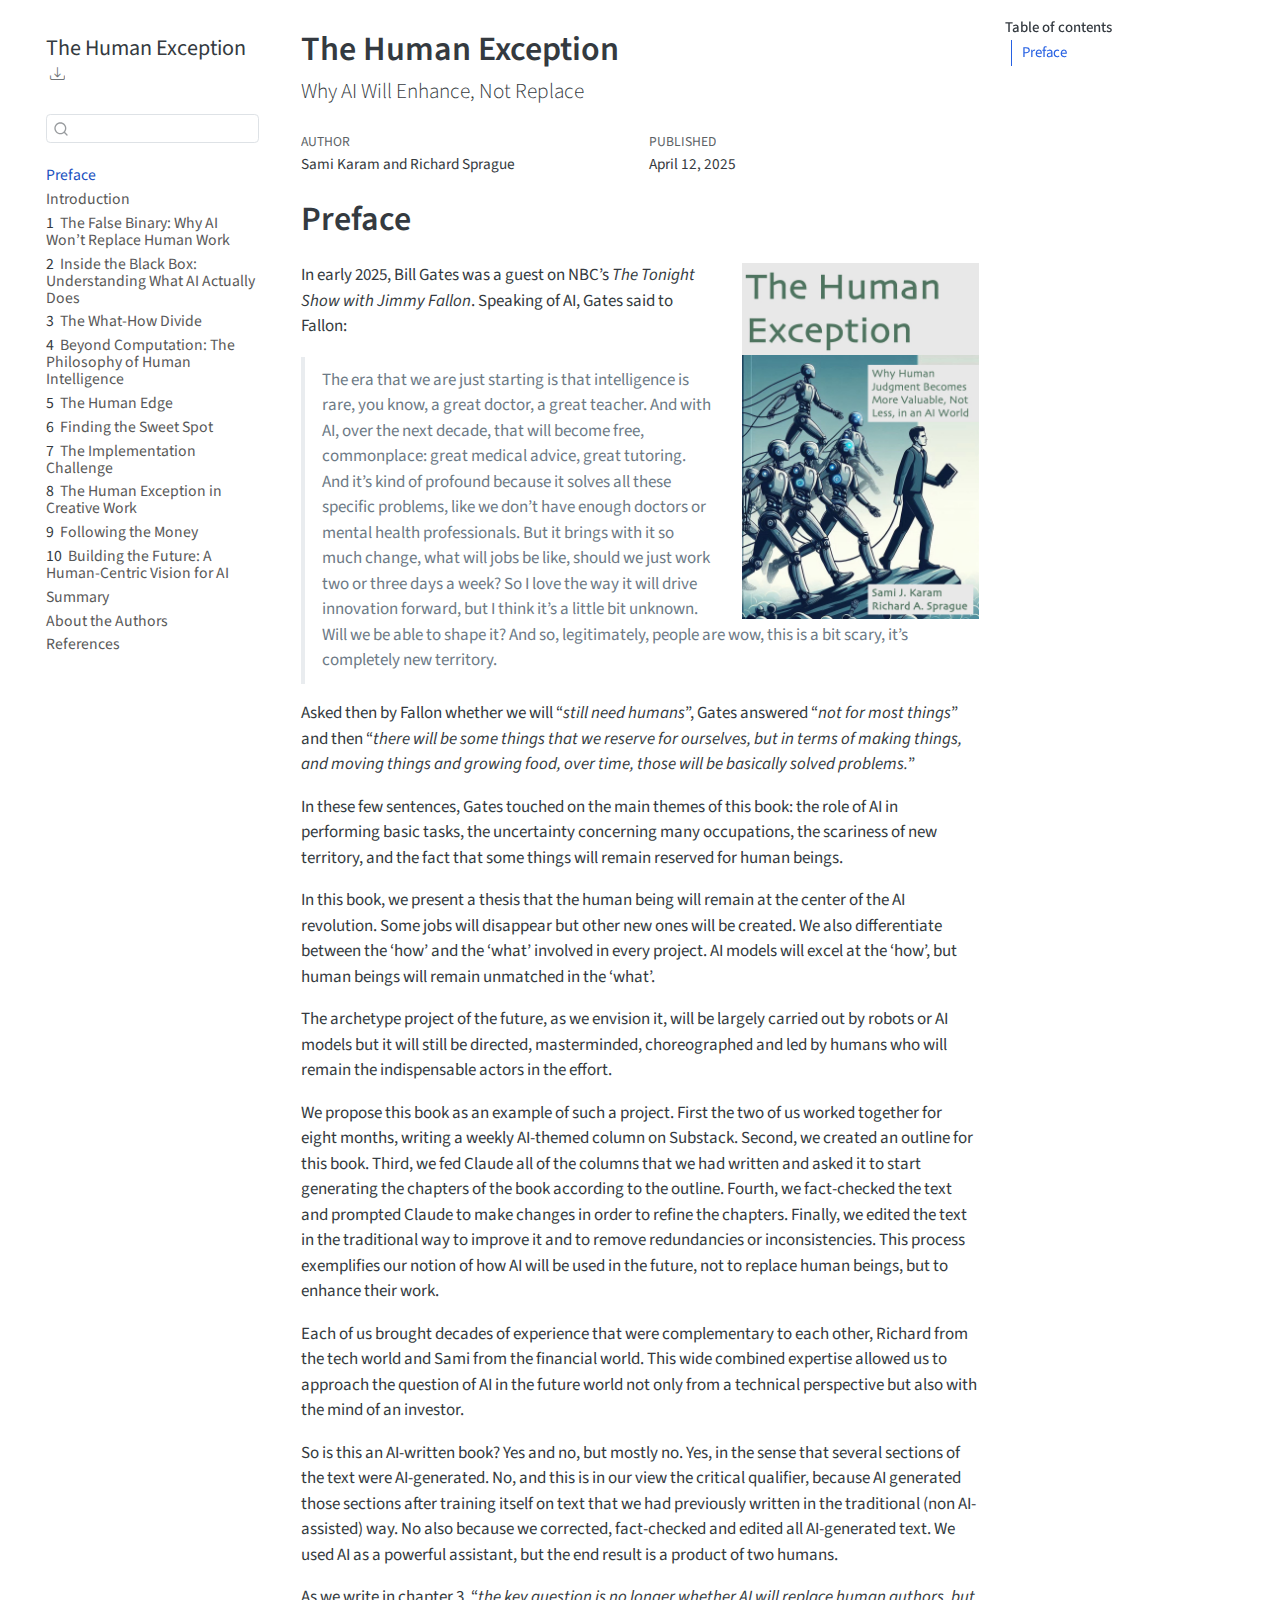
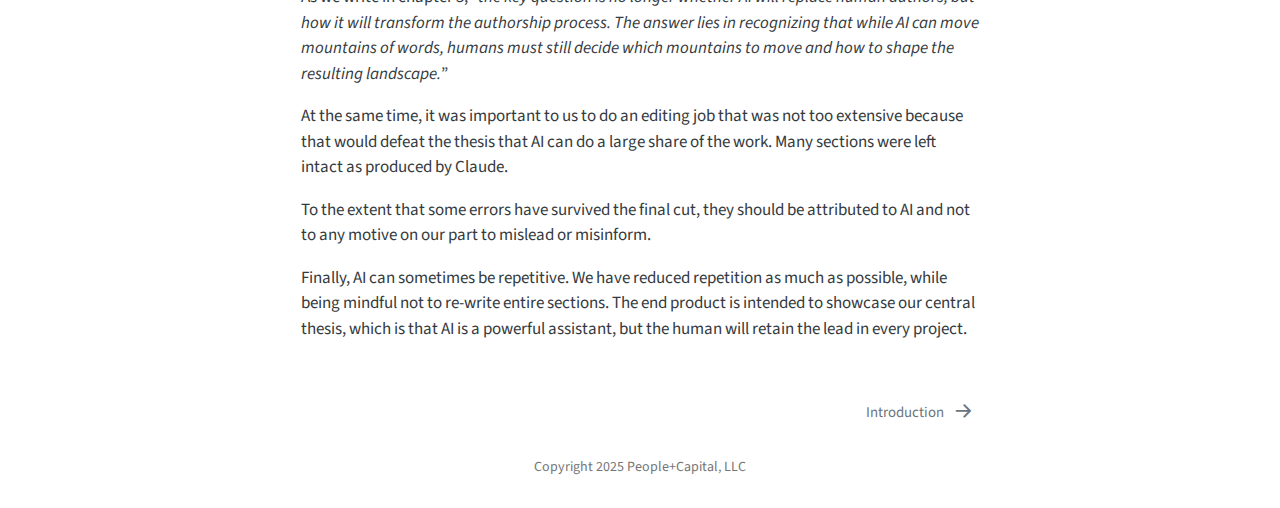
<file: docs/index.html>
<!DOCTYPE html>
<html xmlns="http://www.w3.org/1999/xhtml" lang="en" xml:lang="en"><head>

<meta charset="utf-8">
<meta name="generator" content="quarto-1.6.39">

<meta name="viewport" content="width=device-width, initial-scale=1.0, user-scalable=yes">

<meta name="author" content="Sami Karam and Richard Sprague">
<meta name="dcterms.date" content="2025-04-12">

<title>The Human Exception</title>
<style>
code{white-space: pre-wrap;}
span.smallcaps{font-variant: small-caps;}
div.columns{display: flex; gap: min(4vw, 1.5em);}
div.column{flex: auto; overflow-x: auto;}
div.hanging-indent{margin-left: 1.5em; text-indent: -1.5em;}
ul.task-list{list-style: none;}
ul.task-list li input[type="checkbox"] {
  width: 0.8em;
  margin: 0 0.8em 0.2em -1em; /* quarto-specific, see https://github.com/quarto-dev/quarto-cli/issues/4556 */ 
  vertical-align: middle;
}
/* CSS for citations */
div.csl-bib-body { }
div.csl-entry {
  clear: both;
  margin-bottom: 0em;
}
.hanging-indent div.csl-entry {
  margin-left:2em;
  text-indent:-2em;
}
div.csl-left-margin {
  min-width:2em;
  float:left;
}
div.csl-right-inline {
  margin-left:2em;
  padding-left:1em;
}
div.csl-indent {
  margin-left: 2em;
}</style>


<script src="site_libs/quarto-nav/quarto-nav.js"></script>
<script src="site_libs/quarto-nav/headroom.min.js"></script>
<script src="site_libs/clipboard/clipboard.min.js"></script>
<script src="site_libs/quarto-search/autocomplete.umd.js"></script>
<script src="site_libs/quarto-search/fuse.min.js"></script>
<script src="site_libs/quarto-search/quarto-search.js"></script>
<meta name="quarto:offset" content="./">
<link href="./intro.html" rel="next">
<script src="site_libs/quarto-html/quarto.js"></script>
<script src="site_libs/quarto-html/popper.min.js"></script>
<script src="site_libs/quarto-html/tippy.umd.min.js"></script>
<script src="site_libs/quarto-html/anchor.min.js"></script>
<link href="site_libs/quarto-html/tippy.css" rel="stylesheet">
<link href="site_libs/quarto-html/quarto-syntax-highlighting-e26003cea8cd680ca0c55a263523d882.css" rel="stylesheet" id="quarto-text-highlighting-styles">
<script src="site_libs/bootstrap/bootstrap.min.js"></script>
<link href="site_libs/bootstrap/bootstrap-icons.css" rel="stylesheet">
<link href="site_libs/bootstrap/bootstrap-626149efe8f5d16e1d391ba177679bf0.min.css" rel="stylesheet" append-hash="true" id="quarto-bootstrap" data-mode="light">
<script id="quarto-search-options" type="application/json">{
  "location": "sidebar",
  "copy-button": false,
  "collapse-after": 3,
  "panel-placement": "start",
  "type": "textbox",
  "limit": 50,
  "keyboard-shortcut": [
    "f",
    "/",
    "s"
  ],
  "show-item-context": false,
  "language": {
    "search-no-results-text": "No results",
    "search-matching-documents-text": "matching documents",
    "search-copy-link-title": "Copy link to search",
    "search-hide-matches-text": "Hide additional matches",
    "search-more-match-text": "more match in this document",
    "search-more-matches-text": "more matches in this document",
    "search-clear-button-title": "Clear",
    "search-text-placeholder": "",
    "search-detached-cancel-button-title": "Cancel",
    "search-submit-button-title": "Submit",
    "search-label": "Search"
  }
}</script>


<link rel="stylesheet" href="_resources/css/normalize.css">
</head>

<body class="nav-sidebar floating">

<div id="quarto-search-results"></div>
  <header id="quarto-header" class="headroom fixed-top">
  <nav class="quarto-secondary-nav">
    <div class="container-fluid d-flex">
      <button type="button" class="quarto-btn-toggle btn" data-bs-toggle="collapse" role="button" data-bs-target=".quarto-sidebar-collapse-item" aria-controls="quarto-sidebar" aria-expanded="false" aria-label="Toggle sidebar navigation" onclick="if (window.quartoToggleHeadroom) { window.quartoToggleHeadroom(); }">
        <i class="bi bi-layout-text-sidebar-reverse"></i>
      </button>
        <nav class="quarto-page-breadcrumbs" aria-label="breadcrumb"><ol class="breadcrumb"><li class="breadcrumb-item"><a href="./index.html">Preface</a></li></ol></nav>
        <a class="flex-grow-1" role="navigation" data-bs-toggle="collapse" data-bs-target=".quarto-sidebar-collapse-item" aria-controls="quarto-sidebar" aria-expanded="false" aria-label="Toggle sidebar navigation" onclick="if (window.quartoToggleHeadroom) { window.quartoToggleHeadroom(); }">      
        </a>
      <button type="button" class="btn quarto-search-button" aria-label="Search" onclick="window.quartoOpenSearch();">
        <i class="bi bi-search"></i>
      </button>
    </div>
  </nav>
</header>
<!-- content -->
<div id="quarto-content" class="quarto-container page-columns page-rows-contents page-layout-article">
<!-- sidebar -->
  <nav id="quarto-sidebar" class="sidebar collapse collapse-horizontal quarto-sidebar-collapse-item sidebar-navigation floating overflow-auto">
    <div class="pt-lg-2 mt-2 text-left sidebar-header">
    <div class="sidebar-title mb-0 py-0">
      <a href="./">The Human Exception</a> 
        <div class="sidebar-tools-main">
    <div class="dropdown">
      <a href="" title="Download" id="quarto-navigation-tool-dropdown-0" class="quarto-navigation-tool dropdown-toggle px-1" data-bs-toggle="dropdown" aria-expanded="false" role="link" aria-label="Download"><i class="bi bi-download"></i></a>
      <ul class="dropdown-menu" aria-labelledby="quarto-navigation-tool-dropdown-0">
          <li>
            <a class="dropdown-item sidebar-tools-main-item" href="./The-Human-Exception.pdf">
              <i class="bi bi-file-pdf pe-1"></i>
            Download PDF
            </a>
          </li>
          <li>
            <a class="dropdown-item sidebar-tools-main-item" href="./The-Human-Exception.epub">
              <i class="bi bi-journal pe-1"></i>
            Download ePub
            </a>
          </li>
          <li>
            <a class="dropdown-item sidebar-tools-main-item" href="./The-Human-Exception.docx">
              <i class="bi bi-file-word pe-1"></i>
            Download Docx
            </a>
          </li>
      </ul>
    </div>
</div>
    </div>
      </div>
        <div class="mt-2 flex-shrink-0 align-items-center">
        <div class="sidebar-search">
        <div id="quarto-search" class="" title="Search"></div>
        </div>
        </div>
    <div class="sidebar-menu-container"> 
    <ul class="list-unstyled mt-1">
        <li class="sidebar-item">
  <div class="sidebar-item-container"> 
  <a href="./index.html" class="sidebar-item-text sidebar-link active">
 <span class="menu-text">Preface</span></a>
  </div>
</li>
        <li class="sidebar-item">
  <div class="sidebar-item-container"> 
  <a href="./intro.html" class="sidebar-item-text sidebar-link">
 <span class="menu-text">Introduction</span></a>
  </div>
</li>
        <li class="sidebar-item">
  <div class="sidebar-item-container"> 
  <a href="./Ch01.html" class="sidebar-item-text sidebar-link">
 <span class="menu-text"><span class="chapter-number">1</span>&nbsp; <span class="chapter-title">The False Binary: Why AI Won’t Replace Human Work</span></span></a>
  </div>
</li>
        <li class="sidebar-item">
  <div class="sidebar-item-container"> 
  <a href="./Ch02.html" class="sidebar-item-text sidebar-link">
 <span class="menu-text"><span class="chapter-number">2</span>&nbsp; <span class="chapter-title">Inside the Black Box: Understanding What AI Actually Does</span></span></a>
  </div>
</li>
        <li class="sidebar-item">
  <div class="sidebar-item-container"> 
  <a href="./Ch03.html" class="sidebar-item-text sidebar-link">
 <span class="menu-text"><span class="chapter-number">3</span>&nbsp; <span class="chapter-title">The What-How Divide</span></span></a>
  </div>
</li>
        <li class="sidebar-item">
  <div class="sidebar-item-container"> 
  <a href="./Ch04.html" class="sidebar-item-text sidebar-link">
 <span class="menu-text"><span class="chapter-number">4</span>&nbsp; <span class="chapter-title">Beyond Computation: The Philosophy of Human Intelligence</span></span></a>
  </div>
</li>
        <li class="sidebar-item">
  <div class="sidebar-item-container"> 
  <a href="./Ch05.html" class="sidebar-item-text sidebar-link">
 <span class="menu-text"><span class="chapter-number">5</span>&nbsp; <span class="chapter-title">The Human Edge</span></span></a>
  </div>
</li>
        <li class="sidebar-item">
  <div class="sidebar-item-container"> 
  <a href="./Ch06.html" class="sidebar-item-text sidebar-link">
 <span class="menu-text"><span class="chapter-number">6</span>&nbsp; <span class="chapter-title">Finding the Sweet Spot</span></span></a>
  </div>
</li>
        <li class="sidebar-item">
  <div class="sidebar-item-container"> 
  <a href="./Ch07.html" class="sidebar-item-text sidebar-link">
 <span class="menu-text"><span class="chapter-number">7</span>&nbsp; <span class="chapter-title">The Implementation Challenge</span></span></a>
  </div>
</li>
        <li class="sidebar-item">
  <div class="sidebar-item-container"> 
  <a href="./Ch08.html" class="sidebar-item-text sidebar-link">
 <span class="menu-text"><span class="chapter-number">8</span>&nbsp; <span class="chapter-title">The Human Exception in Creative Work</span></span></a>
  </div>
</li>
        <li class="sidebar-item">
  <div class="sidebar-item-container"> 
  <a href="./Ch09.html" class="sidebar-item-text sidebar-link">
 <span class="menu-text"><span class="chapter-number">9</span>&nbsp; <span class="chapter-title">Following the Money</span></span></a>
  </div>
</li>
        <li class="sidebar-item">
  <div class="sidebar-item-container"> 
  <a href="./Ch10.html" class="sidebar-item-text sidebar-link">
 <span class="menu-text"><span class="chapter-number">10</span>&nbsp; <span class="chapter-title">Building the Future: A Human-Centric Vision for AI</span></span></a>
  </div>
</li>
        <li class="sidebar-item">
  <div class="sidebar-item-container"> 
  <a href="./summary.html" class="sidebar-item-text sidebar-link">
 <span class="menu-text">Summary</span></a>
  </div>
</li>
        <li class="sidebar-item">
  <div class="sidebar-item-container"> 
  <a href="./about.html" class="sidebar-item-text sidebar-link">
 <span class="menu-text">About the Authors</span></a>
  </div>
</li>
        <li class="sidebar-item">
  <div class="sidebar-item-container"> 
  <a href="./references.html" class="sidebar-item-text sidebar-link">
 <span class="menu-text">References</span></a>
  </div>
</li>
    </ul>
    </div>
</nav>
<div id="quarto-sidebar-glass" class="quarto-sidebar-collapse-item" data-bs-toggle="collapse" data-bs-target=".quarto-sidebar-collapse-item"></div>
<!-- margin-sidebar -->
    <div id="quarto-margin-sidebar" class="sidebar margin-sidebar">
        <nav id="TOC" role="doc-toc" class="toc-active">
    <h2 id="toc-title">Table of contents</h2>
   
  <ul>
  <li><a href="#preface" id="toc-preface" class="nav-link active" data-scroll-target="#preface">Preface</a></li>
  </ul>
</nav>
    </div>
<!-- main -->
<main class="content" id="quarto-document-content">

<header id="title-block-header" class="quarto-title-block default">
<div class="quarto-title">
<h1 class="title">The Human Exception</h1>
<p class="subtitle lead">Why AI Will Enhance, Not Replace</p>
</div>



<div class="quarto-title-meta">

    <div>
    <div class="quarto-title-meta-heading">Author</div>
    <div class="quarto-title-meta-contents">
             <p>Sami Karam and Richard Sprague </p>
          </div>
  </div>
    
    <div>
    <div class="quarto-title-meta-heading">Published</div>
    <div class="quarto-title-meta-contents">
      <p class="date">April 12, 2025</p>
    </div>
  </div>
  
    
  </div>
  


</header>



<section id="preface" class="level1 unnumbered">
<h1 class="unnumbered">Preface</h1><p><img src="_resources/book/HumanElementCover.jpg" title="The Human Exception" class="quarto-cover-image img-fluid"></p>
<p>In early 2025, Bill Gates was a guest on NBC’s <em>The Tonight Show with Jimmy Fallon</em>. Speaking of AI, Gates said to Fallon:</p>
<blockquote class="blockquote">
<p>The era that we are just starting is that intelligence is rare, you know, a great doctor, a great teacher. And with AI, over the next decade, that will become free, commonplace: great medical advice, great tutoring. And it’s kind of profound because it solves all these specific problems, like we don’t have enough doctors or mental health professionals. But it brings with it so much change, what will jobs be like, should we just work two or three days a week? So I love the way it will drive innovation forward, but I think it’s a little bit unknown. Will we be able to shape it? And so, legitimately, people are wow, this is a bit scary, it’s completely new territory.</p>
</blockquote>
<p>Asked then by Fallon whether we will “<em>still need humans</em>”, Gates answered “<em>not for most things</em>” and then “<em>there will be some things that we reserve for ourselves, but in terms of making things, and moving things and growing food, over time, those will be basically solved problems.</em>”</p>
<p>In these few sentences, Gates touched on the main themes of this book: the role of AI in performing basic tasks, the uncertainty concerning many occupations, the scariness of new territory, and the fact that some things will remain reserved for human beings.</p>
<p>In this book, we present a thesis that the human being will remain at the center of the AI revolution. Some jobs will disappear but other new ones will be created. We also differentiate between the ‘how’ and the ‘what’ involved in every project. AI models will excel at the ‘how’, but human beings will remain unmatched in the ‘what’.</p>
<p>The archetype project of the future, as we envision it, will be largely carried out by robots or AI models but it will still be directed, masterminded, choreographed and led by humans who will remain the indispensable actors in the effort.</p>
<p>We propose this book as an example of such a project. First the two of us worked together for eight months, writing a weekly AI-themed column on Substack. Second, we created an outline for this book. Third, we fed Claude all of the columns that we had written and asked it to start generating the chapters of the book according to the outline. Fourth, we fact-checked the text and prompted Claude to make changes in order to refine the chapters. Finally, we edited the text in the traditional way to improve it and to remove redundancies or inconsistencies. This process exemplifies our notion of how AI will be used in the future, not to replace human beings, but to enhance their work.</p>
<p>Each of us brought decades of experience that were complementary to each other, Richard from the tech world and Sami from the financial world. This wide combined expertise allowed us to approach the question of AI in the future world not only from a technical perspective but also with the mind of an investor.</p>
<p>So is this an AI-written book? Yes and no, but mostly no. Yes, in the sense that several sections of the text were AI-generated. No, and this is in our view the critical qualifier, because AI generated those sections after training itself on text that we had previously written in the traditional (non AI-assisted) way. No also because we corrected, fact-checked and edited all AI-generated text. We used AI as a powerful assistant, but the end result is a product of two humans.</p>
<p>As we write in chapter 3, “<em>the key question is no longer whether AI will replace human authors, but how it will transform the authorship process. The answer lies in recognizing that while AI can move mountains of words, humans must still decide which mountains to move and how to shape the resulting landscape.</em>”</p>
<p>At the same time, it was important to us to do an editing job that was not too extensive because that would defeat the thesis that AI can do a large share of the work. Many sections were left intact as produced by Claude.</p>
<p>To the extent that some errors have survived the final cut, they should be attributed to AI and not to any motive on our part to mislead or misinform.</p>
<p>Finally, AI can sometimes be repetitive. We have reduced repetition as much as possible, while being mindful not to re-write entire sections. The end product is intended to showcase our central thesis, which is that AI is a powerful assistant, but the human will retain the lead in every project.</p>


<div id="refs" class="references csl-bib-body hanging-indent" data-entry-spacing="0" role="list" style="display: none">
<div id="ref-abdin_phi-3_2024" class="csl-entry" role="listitem">
Abdin, Marah, Sam Ade Jacobs, Ammar Ahmad Awan, Jyoti Aneja, Ahmed Awadallah, Hany Awadalla, Nguyen Bach, et al. 2024. <span>“Phi-3 <span>Technical</span> <span>Report</span>: <span>A</span> <span>Highly</span> <span>Capable</span> <span>Language</span> <span>Model</span> <span>Locally</span> on <span>Your</span> <span>Phone</span>.”</span> arXiv. <a href="http://arxiv.org/abs/2404.14219">http://arxiv.org/abs/2404.14219</a>.
</div>
<div id="ref-ai_yi_2024" class="csl-entry" role="listitem">
AI, 01, Alex Young, Bei Chen, Chao Li, Chengen Huang, Ge Zhang, Guanwei Zhang, et al. 2024. <span>“Yi: <span>Open</span> <span>Foundation</span> <span>Models</span> by 01.<span>AI</span>.”</span> arXiv. <a href="http://arxiv.org/abs/2403.04652">http://arxiv.org/abs/2403.04652</a>.
</div>
<div id="ref-alamdari_protein_2023" class="csl-entry" role="listitem">
Alamdari, Sarah, Nitya Thakkar, Rianne Van Den Berg, Alex Xijie Lu, Nicolo Fusi, Ava Pardis Amini, and Kevin K Yang. 2023. <span>“Protein Generation with Evolutionary Diffusion: Sequence Is All You Need.”</span> Preprint. Bioengineering. <a href="https://doi.org/10.1101/2023.09.11.556673">https://doi.org/10.1101/2023.09.11.556673</a>.
</div>
<div id="ref-bender_dangers_2021" class="csl-entry" role="listitem">
Bender, Emily M., Timnit Gebru, Angelina McMillan-Major, and Shmargaret Shmitchell. 2021. <span>“On the <span>Dangers</span> of <span>Stochastic</span> <span>Parrots</span>: <span>Can</span> <span>Language</span> <span>Models</span> <span>Be</span> <span>Too</span> <span>Big</span>? 🦜.”</span> In <em>Proceedings of the 2021 <span>ACM</span> <span>Conference</span> on <span>Fairness</span>, <span>Accountability</span>, and <span>Transparency</span></em>, 610–23. Virtual Event Canada: ACM. <a href="https://doi.org/10.1145/3442188.3445922">https://doi.org/10.1145/3442188.3445922</a>.
</div>
<div id="ref-berglund_reversal_2023" class="csl-entry" role="listitem">
Berglund, Lukas, Meg Tong, Max Kaufmann, Mikita Balesni, Asa Cooper Stickland, Tomasz Korbak, and Owain Evans. 2023. <span>“The <span>Reversal</span> <span>Curse</span>: <span>LLMs</span> Trained on "<span>A</span> Is <span>B</span>" Fail to Learn "<span>B</span> Is <span>A</span>".”</span> arXiv. <a href="http://arxiv.org/abs/2309.12288">http://arxiv.org/abs/2309.12288</a>.
</div>
<div id="ref-bloom_are_2020" class="csl-entry" role="listitem">
Bloom, Nicholas, Charles I. Jones, John Van Reenen, and Michael Webb. 2020. <span>“Are <span>Ideas</span> <span>Getting</span> <span>Harder</span> to <span>Find</span>?”</span> <em>American Economic Review</em> 110 (4): 1104–44. <a href="https://doi.org/10.1257/aer.20180338">https://doi.org/10.1257/aer.20180338</a>.
</div>
<div id="ref-brooks_predictions_2025" class="csl-entry" role="listitem">
Brooks, Rodney. 2025. <span>“Predictions <span>Scorecard</span>, 2025 <span>January</span> 01.”</span> <em>Robots, AI, and Other Stuff</em>. <a href="https://rodneybrooks.com/predictions-scorecard-2025-january-01/">https://rodneybrooks.com/predictions-scorecard-2025-january-01/</a>.
</div>
<div id="ref-bsharat_principled_2023" class="csl-entry" role="listitem">
Bsharat, Sondos Mahmoud, Aidar Myrzakhan, and Zhiqiang Shen. 2023. <span>“Principled <span>Instructions</span> <span>Are</span> <span>All</span> <span>You</span> <span>Need</span> for <span>Questioning</span> <span>LLaMA</span>-1/2, <span>GPT</span>-3.5/4.”</span> arXiv. <a href="http://arxiv.org/abs/2312.16171">http://arxiv.org/abs/2312.16171</a>.
</div>
<div id="ref-burtch_consequences_2024" class="csl-entry" role="listitem">
Burtch, Gordon, Dokyun Lee, and Zhichen Chen. 2024. <span>“The Consequences of Generative <span>AI</span> for Online Knowledge Communities.”</span> <em>Scientific Reports</em> 14 (1): 10413. <a href="https://doi.org/10.1038/s41598-024-61221-0">https://doi.org/10.1038/s41598-024-61221-0</a>.
</div>
<div id="ref-butlin_consciousness_2023" class="csl-entry" role="listitem">
Butlin, Patrick, Robert Long, Eric Elmoznino, Yoshua Bengio, Jonathan Birch, Axel Constant, George Deane, et al. 2023. <span>“Consciousness in <span>Artificial</span> <span>Intelligence</span>: <span>Insights</span> from the <span>Science</span> of <span>Consciousness</span>.”</span> <a href="https://doi.org/10.48550/ARXIV.2308.08708">https://doi.org/10.48550/ARXIV.2308.08708</a>.
</div>
<div id="ref-carlini_stealing_2024" class="csl-entry" role="listitem">
Carlini, Nicholas, Daniel Paleka, Krishnamurthy Dj Dvijotham, Thomas Steinke, Jonathan Hayase, A. Feder Cooper, Katherine Lee, et al. 2024. <span>“Stealing <span>Part</span> of a <span>Production</span> <span>Language</span> <span>Model</span>.”</span> arXiv. <a href="http://arxiv.org/abs/2403.06634">http://arxiv.org/abs/2403.06634</a>.
</div>
<div id="ref-chang_speak_2023" class="csl-entry" role="listitem">
Chang, Kent K., Mackenzie Cramer, Sandeep Soni, and David Bamman. 2023a. <span>“Speak, <span>Memory</span>: <span>An</span> <span>Archaeology</span> of <span>Books</span> <span>Known</span> to <span>ChatGPT</span>/<span>GPT</span>-4.”</span> <a href="https://doi.org/10.48550/ARXIV.2305.00118">https://doi.org/10.48550/ARXIV.2305.00118</a>.
</div>
<div id="ref-chang_speak_2023-1" class="csl-entry" role="listitem">
———. 2023b. <span>“Speak, <span>Memory</span>: <span>An</span> <span>Archaeology</span> of <span>Books</span> <span>Known</span> to <span>ChatGPT</span>/<span>GPT</span>-4.”</span> arXiv. <a href="http://arxiv.org/abs/2305.00118">http://arxiv.org/abs/2305.00118</a>.
</div>
<div id="ref-de__fauw_clinically_2018" class="csl-entry" role="listitem">
De Fauw, Jeffrey, Joseph R. Ledsam, Bernardino Romera-Paredes, Stanislav Nikolov, Nenad Tomasev, Sam Blackwell, Harry Askham, et al. 2018. <span>“Clinically Applicable Deep Learning for Diagnosis and Referral in Retinal Disease.”</span> <em>Nature Medicine</em> 24 (9): 1342–50. <a href="https://doi.org/10.1038/s41591-018-0107-6">https://doi.org/10.1038/s41591-018-0107-6</a>.
</div>
<div id="ref-di_palma_evaluating_2023" class="csl-entry" role="listitem">
Di Palma, Dario, Giovanni Maria Biancofiore, Vito Walter Anelli, Fedelucio Narducci, Tommaso Di Noia, and Eugenio Di Sciascio. 2023. <span>“Evaluating <span>ChatGPT</span> as a <span>Recommender</span> <span>System</span>: <span>A</span> <span>Rigorous</span> <span>Approach</span>.”</span> arXiv. <a href="http://arxiv.org/abs/2309.03613">http://arxiv.org/abs/2309.03613</a>.
</div>
<div id="ref-dodge_documenting_2021" class="csl-entry" role="listitem">
Dodge, Jesse, Maarten Sap, Ana Marasović, William Agnew, Gabriel Ilharco, Dirk Groeneveld, Margaret Mitchell, and Matt Gardner. 2021. <span>“Documenting <span>Large</span> <span>Webtext</span> <span>Corpora</span>: <span>A</span> <span>Case</span> <span>Study</span> on the <span>Colossal</span> <span>Clean</span> <span>Crawled</span> <span>Corpus</span>.”</span> <a href="https://doi.org/10.48550/ARXIV.2104.08758">https://doi.org/10.48550/ARXIV.2104.08758</a>.
</div>
<div id="ref-dreyfus_why_2007" class="csl-entry" role="listitem">
Dreyfus, Hubert L. 2007. <span>“Why <span>Heideggerian</span> <span>AI</span> <span>Failed</span> and <span>How</span> <span>Fixing</span> It <span>Would</span> <span>Require</span> <span>Making</span> It <span>More</span> <span>Heideggerian</span>.”</span> <em>Philosophical Psychology</em> 20 (2): 247–68. <a href="https://doi.org/10.1080/09515080701239510">https://doi.org/10.1080/09515080701239510</a>.
</div>
<div id="ref-epoch_ai_data_2024" class="csl-entry" role="listitem">
Epoch AI. 2024. <span>“Data on <span>Large</span> <span>Language</span> <span>AI</span> <span>Models</span>.”</span> <a href="https://epochai.org/data/large-scale-ai-models">https://epochai.org/data/large-scale-ai-models</a>.
</div>
<div id="ref-erdil_explosive_2024" class="csl-entry" role="listitem">
Erdil, Ege, and Tamay Besiroglu. 2024. <span>“Explosive Growth from <span>AI</span> Automation: <span>A</span> Review of the Arguments.”</span> arXiv. <a href="http://arxiv.org/abs/2309.11690">http://arxiv.org/abs/2309.11690</a>.
</div>
<div id="ref-esteva_guide_2019" class="csl-entry" role="listitem">
Esteva, Andre, Alexandre Robicquet, Bharath Ramsundar, Volodymyr Kuleshov, Mark DePristo, Katherine Chou, Claire Cui, Greg Corrado, Sebastian Thrun, and Jeff Dean. 2019. <span>“A Guide to Deep Learning in Healthcare.”</span> <em>Nature Medicine</em> 25 (1): 24–29. <a href="https://doi.org/10.1038/s41591-018-0316-z">https://doi.org/10.1038/s41591-018-0316-z</a>.
</div>
<div id="ref-feng_pretraining_2023" class="csl-entry" role="listitem">
Feng, Shangbin, Chan Young Park, Yuhan Liu, and Yulia Tsvetkov. 2023. <span>“From <span>Pretraining</span> <span>Data</span> to <span>Language</span> <span>Models</span> to <span>Downstream</span> <span>Tasks</span>: <span>Tracking</span> the <span>Trails</span> of <span>Political</span> <span>Biases</span> <span>Leading</span> to <span>Unfair</span> <span>NLP</span> <span>Models</span>.”</span> <a href="https://doi.org/10.48550/ARXIV.2305.08283">https://doi.org/10.48550/ARXIV.2305.08283</a>.
</div>
<div id="ref-goh_large_2024" class="csl-entry" role="listitem">
Goh, Ethan, Robert Gallo, Jason Hom, Eric Strong, Yingjie Weng, Hannah Kerman, Joséphine A. Cool, et al. 2024. <span>“Large <span>Language</span> <span>Model</span> <span>Influence</span> on <span>Diagnostic</span> <span>Reasoning</span>: <span>A</span> <span>Randomized</span> <span>Clinical</span> <span>Trial</span>.”</span> <em>JAMA Network Open</em> 7 (10): e2440969. <a href="https://doi.org/10.1001/jamanetworkopen.2024.40969">https://doi.org/10.1001/jamanetworkopen.2024.40969</a>.
</div>
<div id="ref-grossmann_ai_2023" class="csl-entry" role="listitem">
Grossmann, Igor, Matthew Feinberg, Dawn C. Parker, Nicholas A. Christakis, Philip E. Tetlock, and William A. Cunningham. 2023. <span>“<span>AI</span> and the Transformation of Social Science Research.”</span> <em>Science</em> 380 (6650): 1108–9. <a href="https://doi.org/10.1126/science.adi1778">https://doi.org/10.1126/science.adi1778</a>.
</div>
<div id="ref-gupta_calm_2023" class="csl-entry" role="listitem">
Gupta, Vipul, Pranav Narayanan Venkit, Hugo Laurençon, Shomir Wilson, and Rebecca J. Passonneau. 2023. <span>“<span>CALM</span> : <span>A</span> <span>Multi</span>-Task <span>Benchmark</span> for <span>Comprehensive</span> <span>Assessment</span> of <span>Language</span> <span>Model</span> <span>Bias</span>.”</span> arXiv. <a href="http://arxiv.org/abs/2308.12539">http://arxiv.org/abs/2308.12539</a>.
</div>
<div id="ref-he_foundation_2024" class="csl-entry" role="listitem">
He, Yuting, Fuxiang Huang, Xinrui Jiang, Yuxiang Nie, Minghao Wang, Jiguang Wang, and Hao Chen. 2024. <span>“Foundation <span>Model</span> for <span>Advancing</span> <span>Healthcare</span>: <span>Challenges</span>, <span>Opportunities</span>, and <span>Future</span> <span>Directions</span>.”</span> arXiv. <a href="http://arxiv.org/abs/2404.03264">http://arxiv.org/abs/2404.03264</a>.
</div>
<div id="ref-hendy_how_2023" class="csl-entry" role="listitem">
Hendy, Amr, Mohamed Abdelrehim, Amr Sharaf, Vikas Raunak, Mohamed Gabr, Hitokazu Matsushita, Young Jin Kim, Mohamed Afify, and Hany Hassan Awadalla. 2023. <span>“How <span>Good</span> <span>Are</span> <span>GPT</span> <span>Models</span> at <span>Machine</span> <span>Translation</span>? <span>A</span> <span>Comprehensive</span> <span>Evaluation</span>.”</span> arXiv. <a href="http://arxiv.org/abs/2302.09210">http://arxiv.org/abs/2302.09210</a>.
</div>
<div id="ref-hicks_chatgpt_2024" class="csl-entry" role="listitem">
Hicks, Michael Townsen, James Humphries, and Joe Slater. 2024. <span>“<span>ChatGPT</span> Is Bullshit.”</span> <em>Ethics and Information Technology</em> 26 (2): 38. <a href="https://doi.org/10.1007/s10676-024-09775-5">https://doi.org/10.1007/s10676-024-09775-5</a>.
</div>
<div id="ref-hoffmann_training_2022" class="csl-entry" role="listitem">
Hoffmann, Jordan, Sebastian Borgeaud, Arthur Mensch, Elena Buchatskaya, Trevor Cai, Eliza Rutherford, Diego de Las Casas, et al. 2022. <span>“Training <span>Compute</span>-<span>Optimal</span> <span>Large</span> <span>Language</span> <span>Models</span>.”</span> arXiv. <a href="http://arxiv.org/abs/2203.15556">http://arxiv.org/abs/2203.15556</a>.
</div>
<div id="ref-hopkins_artificial_2023" class="csl-entry" role="listitem">
Hopkins, Ashley M, Jessica M Logan, Ganessan Kichenadasse, and Michael J Sorich. 2023. <span>“Artificial Intelligence Chatbots Will Revolutionize How Cancer Patients Access Information: <span>ChatGPT</span> Represents a Paradigm-Shift.”</span> <em>JNCI Cancer Spectrum</em> 7 (2): pkad010. <a href="https://doi.org/10.1093/jncics/pkad010">https://doi.org/10.1093/jncics/pkad010</a>.
</div>
<div id="ref-hristidis_chatgpt_2023" class="csl-entry" role="listitem">
Hristidis, Vagelis, Nicole Ruggiano, Ellen L Brown, Sai Rithesh Reddy Ganta, and Selena Stewart. 2023. <span>“<span>ChatGPT</span> Vs <span>Google</span> for <span>Queries</span> <span>Related</span> to <span>Dementia</span> and <span>Other</span> <span>Cognitive</span> <span>Decline</span>: <span>Comparison</span> of <span>Results</span>.”</span> <em>Journal of Medical Internet Research</em> 25 (July): e48966. <a href="https://doi.org/10.2196/48966">https://doi.org/10.2196/48966</a>.
</div>
<div id="ref-huang_propaganda_2013" class="csl-entry" role="listitem">
Huang, Haifeng, and Zhi Li. 2013. <span>“Propaganda and <span>Signaling</span>.”</span> <em>SSRN Electronic Journal</em>. <a href="https://doi.org/10.2139/ssrn.2325101">https://doi.org/10.2139/ssrn.2325101</a>.
</div>
<div id="ref-huang_crispr-gpt_2024" class="csl-entry" role="listitem">
Huang, Kaixuan, Yuanhao Qu, Henry Cousins, William A. Johnson, Di Yin, Mihir Shah, Denny Zhou, Russ Altman, Mengdi Wang, and Le Cong. 2024. <span>“<span>CRISPR</span>-<span>GPT</span>: <span>An</span> <span>LLM</span> <span>Agent</span> for <span>Automated</span> <span>Design</span> of <span>Gene</span>-<span>Editing</span> <span>Experiments</span>.”</span> arXiv. <a href="http://arxiv.org/abs/2404.18021">http://arxiv.org/abs/2404.18021</a>.
</div>
<div id="ref-jackson_exposure_2023" class="csl-entry" role="listitem">
Jackson, Joshua Conrad, Kai Chi Yam, Pok Man Tang, Chris G. Sibley, and Adam Waytz. 2023. <span>“Exposure to Automation Explains Religious Declines.”</span> <em>Proceedings of the National Academy of Sciences</em> 120 (34): e2304748120. <a href="https://doi.org/10.1073/pnas.2304748120">https://doi.org/10.1073/pnas.2304748120</a>.
</div>
<div id="ref-jin_darkbert_2023" class="csl-entry" role="listitem">
Jin, Youngjin, Eugene Jang, Jian Cui, Jin-Woo Chung, Yongjae Lee, and Seungwon Shin. 2023. <span>“<span>DarkBERT</span>: <span>A</span> <span>Language</span> <span>Model</span> for the <span>Dark</span> <span>Side</span> of the <span>Internet</span>.”</span> <a href="https://doi.org/10.48550/ARXIV.2305.08596">https://doi.org/10.48550/ARXIV.2305.08596</a>.
</div>
<div id="ref-jing_alphafold_2024" class="csl-entry" role="listitem">
Jing, Bowen, Bonnie Berger, and Tommi Jaakkola. 2024. <span>“<span>AlphaFold</span> <span>Meets</span> <span>Flow</span> <span>Matching</span> for <span>Generating</span> <span>Protein</span> <span>Ensembles</span>.”</span> arXiv. <a href="http://arxiv.org/abs/2402.04845">http://arxiv.org/abs/2402.04845</a>.
</div>
<div id="ref-kaddour_challenges_2023" class="csl-entry" role="listitem">
Kaddour, Jean, Joshua Harris, Maximilian Mozes, Herbie Bradley, Roberta Raileanu, and Robert McHardy. 2023. <span>“Challenges and <span>Applications</span> of <span>Large</span> <span>Language</span> <span>Models</span>.”</span> <a href="https://doi.org/10.48550/ARXIV.2307.10169">https://doi.org/10.48550/ARXIV.2307.10169</a>.
</div>
<div id="ref-kallini_mission_2024" class="csl-entry" role="listitem">
Kallini, Julie, Isabel Papadimitriou, Richard Futrell, Kyle Mahowald, and Christopher Potts. 2024. <span>“Mission: <span>Impossible</span> <span>Language</span> <span>Models</span>.”</span> arXiv. <a href="http://arxiv.org/abs/2401.06416">http://arxiv.org/abs/2401.06416</a>.
</div>
<div id="ref-kanjee_accuracy_2023" class="csl-entry" role="listitem">
Kanjee, Zahir, Byron Crowe, and Adam Rodman. 2023. <span>“Accuracy of a <span>Generative</span> <span>Artificial</span> <span>Intelligence</span> <span>Model</span> in a <span>Complex</span> <span>Diagnostic</span> <span>Challenge</span>.”</span> <em>JAMA</em> 330 (1): 78. <a href="https://doi.org/10.1001/jama.2023.8288">https://doi.org/10.1001/jama.2023.8288</a>.
</div>
<div id="ref-kaufman_acoustic_2023" class="csl-entry" role="listitem">
Kaufman, Jaycee M., Anirudh Thommandram, and Yan Fossat. 2023. <span>“Acoustic <span>Analysis</span> and <span>Prediction</span> of <span>Type</span> 2 <span>Diabetes</span> <span>Mellitus</span> <span>Using</span> <span>Smartphone</span>-<span>Recorded</span> <span>Voice</span> <span>Segments</span>.”</span> <em>Mayo Clinic Proceedings: Digital Health</em> 1 (4): 534–44. <a href="https://doi.org/10.1016/j.mcpdig.2023.08.005">https://doi.org/10.1016/j.mcpdig.2023.08.005</a>.
</div>
<div id="ref-killock_ai_2020" class="csl-entry" role="listitem">
Killock, David. 2020. <span>“<span>AI</span> Outperforms Radiologists in Mammographic Screening.”</span> <em>Nature Reviews Clinical Oncology</em> 17 (3): 134–34. <a href="https://doi.org/10.1038/s41571-020-0329-7">https://doi.org/10.1038/s41571-020-0329-7</a>.
</div>
<div id="ref-kim_health-llm_2024" class="csl-entry" role="listitem">
Kim, Yubin, Xuhai Xu, Daniel McDuff, Cynthia Breazeal, and Hae Won Park. 2024. <span>“Health-<span>LLM</span>: <span>Large</span> <span>Language</span> <span>Models</span> for <span>Health</span> <span>Prediction</span> via <span>Wearable</span> <span>Sensor</span> <span>Data</span>.”</span> arXiv. <a href="http://arxiv.org/abs/2401.06866">http://arxiv.org/abs/2401.06866</a>.
</div>
<div id="ref-kung_performance_2022" class="csl-entry" role="listitem">
Kung, Tiffany H., Morgan Cheatham, ChatGPT, Arielle Medenilla, Czarina Sillos, Lorie De Leon, Camille Elepaño, et al. 2022. <span>“Performance of <span>ChatGPT</span> on <span>USMLE</span>: <span>Potential</span> for <span>AI</span>-<span>Assisted</span> <span>Medical</span> <span>Education</span> <span>Using</span> <span>Large</span> <span>Language</span> <span>Models</span>.”</span> Preprint. Medical Education. <a href="https://doi.org/10.1101/2022.12.19.22283643">https://doi.org/10.1101/2022.12.19.22283643</a>.
</div>
<div id="ref-larson_myth_2021" class="csl-entry" role="listitem">
Larson, Erik J. 2021a. <em>The Myth of Artificial Intelligence: Why Computers Can’t Think the Way We Do</em>. Cambridge, Massachusetts London, England: The Belknap Press of Harvard University Press.
</div>
<div id="ref-larson_myth_2021-1" class="csl-entry" role="listitem">
———. 2021b. <em>The Myth of Artificial Intelligence: Why Computers Can’t Think the Way We Do</em>. Cambridge, Massachusetts: The Belknap Press of Harvard University Press.
</div>
<div id="ref-lee_deep_2017" class="csl-entry" role="listitem">
Lee, Cecilia S., Doug M. Baughman, and Aaron Y. Lee. 2017. <span>“Deep <span>Learning</span> <span>Is</span> <span>Effective</span> for <span>Classifying</span> <span>Normal</span> Versus <span>Age</span>-<span>Related</span> <span>Macular</span> <span>Degeneration</span> <span>OCT</span> <span>Images</span>.”</span> <em>Ophthalmology Retina</em> 1 (4): 322–27. <a href="https://doi.org/10.1016/j.oret.2016.12.009">https://doi.org/10.1016/j.oret.2016.12.009</a>.
</div>
<div id="ref-drazen_benefits_2023" class="csl-entry" role="listitem">
Lee, Peter, Sebastien Bubeck, and Joseph Petro. 2023. <span>“Benefits, <span>Limits</span>, and <span>Risks</span> of <span>GPT</span>-4 as an <span>AI</span> <span>Chatbot</span> for <span>Medicine</span>.”</span> Edited by Jeffrey M. Drazen, Isaac S. Kohane, and Tze-Yun Leong. <em>New England Journal of Medicine</em> 388 (13): 1233–39. <a href="https://doi.org/10.1056/NEJMsr2214184">https://doi.org/10.1056/NEJMsr2214184</a>.
</div>
<div id="ref-lee_ai_2023" class="csl-entry" role="listitem">
Lee, Peter, Carey Goldberg, and Isaac Kohane. 2023. <em>The <span>AI</span> Revolution in Medicine: <span>GPT</span>-4 and Beyond</em>. 1st ed. Hoboken: Pearson.
</div>
<div id="ref-leivada_dall-e_2022" class="csl-entry" role="listitem">
Leivada, Evelina, Elliot Murphy, and Gary Marcus. 2022. <span>“<span>DALL</span>-<span>E</span> 2 <span>Fails</span> to <span>Reliably</span> <span>Capture</span> <span>Common</span> <span>Syntactic</span> <span>Processes</span>.”</span> arXiv. <a href="http://arxiv.org/abs/2210.12889">http://arxiv.org/abs/2210.12889</a>.
</div>
<div id="ref-lenat_getting_2023" class="csl-entry" role="listitem">
Lenat, Doug, and Gary Marcus. 2023. <span>“Getting from <span>Generative</span> <span>AI</span> to <span>Trustworthy</span> <span>AI</span>: <span>What</span> <span>LLMs</span> Might Learn from <span>Cyc</span>.”</span> arXiv. <a href="http://arxiv.org/abs/2308.04445">http://arxiv.org/abs/2308.04445</a>.
</div>
<div id="ref-li_transformer-lite_2024" class="csl-entry" role="listitem">
Li, Luchang, Sheng Qian, Jie Lu, Lunxi Yuan, Rui Wang, and Qin Xie. 2024. <span>“Transformer-<span>Lite</span>: <span>High</span>-Efficiency <span>Deployment</span> of <span>Large</span> <span>Language</span> <span>Models</span> on <span>Mobile</span> <span>Phone</span> <span>GPUs</span>.”</span> arXiv. <a href="http://arxiv.org/abs/2403.20041">http://arxiv.org/abs/2403.20041</a>.
</div>
<div id="ref-liu_evaluating_2023" class="csl-entry" role="listitem">
Liu, Nelson F., Tianyi Zhang, and Percy Liang. 2023. <span>“Evaluating <span>Verifiability</span> in <span>Generative</span> <span>Search</span> <span>Engines</span>.”</span> arXiv. <a href="http://arxiv.org/abs/2304.09848">http://arxiv.org/abs/2304.09848</a>.
</div>
<div id="ref-liu_agentbench_2023" class="csl-entry" role="listitem">
Liu, Xiao, Hao Yu, Hanchen Zhang, Yifan Xu, Xuanyu Lei, Hanyu Lai, Yu Gu, et al. 2023. <span>“<span>AgentBench</span>: <span>Evaluating</span> <span>LLMs</span> as <span>Agents</span>.”</span> <a href="https://doi.org/10.48550/ARXIV.2308.03688">https://doi.org/10.48550/ARXIV.2308.03688</a>.
</div>
<div id="ref-liu_mobilellm_2024" class="csl-entry" role="listitem">
Liu, Zechun, Changsheng Zhao, Forrest Iandola, Chen Lai, Yuandong Tian, Igor Fedorov, Yunyang Xiong, et al. 2024. <span>“<span>MobileLLM</span>: <span>Optimizing</span> <span>Sub</span>-Billion <span>Parameter</span> <span>Language</span> <span>Models</span> for <span>On</span>-<span>Device</span> <span>Use</span> <span>Cases</span>.”</span> arXiv. <a href="http://arxiv.org/abs/2402.14905">http://arxiv.org/abs/2402.14905</a>.
</div>
<div id="ref-liu_monolith_2022" class="csl-entry" role="listitem">
Liu, Zhuoran, Leqi Zou, Xuan Zou, Caihua Wang, Biao Zhang, Da Tang, Bolin Zhu, et al. 2022. <span>“Monolith: <span>Real</span> <span>Time</span> <span>Recommendation</span> <span>System</span> <span>With</span> <span>Collisionless</span> <span>Embedding</span> <span>Table</span>.”</span> arXiv. <a href="https://doi.org/10.48550/ARXIV.2209.07663">https://doi.org/10.48550/ARXIV.2209.07663</a>.
</div>
<div id="ref-lu_ai_2024" class="csl-entry" role="listitem">
Lu, Chris, Cong Lu, Robert Tjarko Lange, Jakob Foerster, Jeff Clune, and David Ha. 2024. <span>“The <span>AI</span> <span>Scientist</span>: <span>Towards</span> <span>Fully</span> <span>Automated</span> <span>Open</span>-<span>Ended</span> <span>Scientific</span> <span>Discovery</span>.”</span> arXiv. <a href="http://arxiv.org/abs/2408.06292">http://arxiv.org/abs/2408.06292</a>.
</div>
<div id="ref-luo_biogpt_2022" class="csl-entry" role="listitem">
Luo, Renqian, Liai Sun, Yingce Xia, Tao Qin, Sheng Zhang, Hoifung Poon, and Tie-Yan Liu. 2022. <span>“<span>BioGPT</span>: Generative Pre-Trained Transformer for Biomedical Text Generation and Mining.”</span> <em>Briefings in Bioinformatics</em> 23 (6): bbac409. <a href="https://doi.org/10.1093/bib/bbac409">https://doi.org/10.1093/bib/bbac409</a>.
</div>
<div id="ref-lutsker_glucose_2024" class="csl-entry" role="listitem">
Lutsker, Guy, Gal Sapir, Anastasia Godneva, Smadar Shilo, Jerry R. Greenfield, Dorit Samocha-Bonet, Shie Mannor, et al. 2024. <span>“From <span>Glucose</span> <span>Patterns</span> to <span>Health</span> <span>Outcomes</span>: <span>A</span> <span>Generalizable</span> <span>Foundation</span> <span>Model</span> for <span>Continuous</span> <span>Glucose</span> <span>Monitor</span> <span>Data</span> <span>Analysis</span>.”</span> arXiv. <a href="http://arxiv.org/abs/2408.11876">http://arxiv.org/abs/2408.11876</a>.
</div>
<div id="ref-ma_lets_2023" class="csl-entry" role="listitem">
Ma, Xiao, Swaroop Mishra, Ahmad Beirami, Alex Beutel, and Jilin Chen. 2023. <span>“Let’s <span>Do</span> a <span>Thought</span> <span>Experiment</span>: <span>Using</span> <span>Counterfactuals</span> to <span>Improve</span> <span>Moral</span> <span>Reasoning</span>.”</span> <a href="https://doi.org/10.48550/ARXIV.2306.14308">https://doi.org/10.48550/ARXIV.2306.14308</a>.
</div>
<div id="ref-mahowald_dissociating_2023" class="csl-entry" role="listitem">
Mahowald, Kyle, Anna A. Ivanova, Idan A. Blank, Nancy Kanwisher, Joshua B. Tenenbaum, and Evelina Fedorenko. 2023. <span>“Dissociating Language and Thought in Large Language Models: A Cognitive Perspective.”</span> arXiv. <a href="http://arxiv.org/abs/2301.06627">http://arxiv.org/abs/2301.06627</a>.
</div>
<div id="ref-manathunga_aligning_2023" class="csl-entry" role="listitem">
Manathunga, Supun, and Isuru Hettigoda. 2023. <span>“Aligning <span>Large</span> <span>Language</span> <span>Models</span> for <span>Clinical</span> <span>Tasks</span>.”</span> arXiv. <a href="http://arxiv.org/abs/2309.02884">http://arxiv.org/abs/2309.02884</a>.
</div>
<div id="ref-mcduff_towards_2023" class="csl-entry" role="listitem">
McDuff, Daniel, Mike Schaekermann, Tao Tu, Anil Palepu, Amy Wang, Jake Garrison, Karan Singhal, et al. 2023. <span>“Towards <span>Accurate</span> <span>Differential</span> <span>Diagnosis</span> with <span>Large</span> <span>Language</span> <span>Models</span>.”</span> arXiv. <a href="http://arxiv.org/abs/2312.00164">http://arxiv.org/abs/2312.00164</a>.
</div>
<div id="ref-mesko_prompt_2023" class="csl-entry" role="listitem">
Meskó, Bertalan. 2023. <span>“Prompt <span>Engineering</span> as an <span>Important</span> <span>Emerging</span> <span>Skill</span> for <span>Medical</span> <span>Professionals</span>: <span>Tutorial</span>.”</span> <em>Journal of Medical Internet Research</em> 25 (October): e50638. <a href="https://doi.org/10.2196/50638">https://doi.org/10.2196/50638</a>.
</div>
<div id="ref-mesko_imperative_2023" class="csl-entry" role="listitem">
Meskó, Bertalan, and Eric J. Topol. 2023. <span>“The Imperative for Regulatory Oversight of Large Language Models (or Generative <span>AI</span>) in Healthcare.”</span> <em>Npj Digital Medicine</em> 6 (1): 120. <a href="https://doi.org/10.1038/s41746-023-00873-0">https://doi.org/10.1038/s41746-023-00873-0</a>.
</div>
<div id="ref-milliere_philosophical_2024" class="csl-entry" role="listitem">
Millière, Raphaël, and Cameron Buckner. 2024. <span>“A <span>Philosophical</span> <span>Introduction</span> to <span>Language</span> <span>Models</span> – <span>Part</span> <span>I</span>: <span>Continuity</span> <span>With</span> <span>Classic</span> <span>Debates</span>.”</span> arXiv. <a href="http://arxiv.org/abs/2401.03910">http://arxiv.org/abs/2401.03910</a>.
</div>
<div id="ref-narayanan_ai_2024" class="csl-entry" role="listitem">
Narayanan, Arvind, and Sayash Kapoor. 2024. <em><span>AI</span> Snake Oil: What Artificial Intelligence Can Do, What It Can’t, and How to Tell the Difference</em>. Princeton Oxford: Princeton University Press.
</div>
<div id="ref-nori_capabilities_2023" class="csl-entry" role="listitem">
Nori, Harsha, Nicholas King, Scott Mayer McKinney, Dean Carignan, and Eric Horvitz. 2023. <span>“Capabilities of <span>GPT</span>-4 on <span>Medical</span> <span>Challenge</span> <span>Problems</span>.”</span> <a href="https://doi.org/10.48550/ARXIV.2303.13375">https://doi.org/10.48550/ARXIV.2303.13375</a>.
</div>
<div id="ref-oh_organ_2023" class="csl-entry" role="listitem">
Oh, Hamilton Se-Hwee, Jarod Rutledge, Daniel Nachun, Róbert Pálovics, Olamide Abiose, Patricia Moran-Losada, Divya Channappa, et al. 2023. <span>“Organ Aging Signatures in the Plasma Proteome Track Health and Disease.”</span> <em>Nature</em> 624 (7990): 164–72. <a href="https://doi.org/10.1038/s41586-023-06802-1">https://doi.org/10.1038/s41586-023-06802-1</a>.
</div>
<div id="ref-oren_proving_2023" class="csl-entry" role="listitem">
Oren, Yonatan, Nicole Meister, Niladri Chatterji, Faisal Ladhak, and Tatsunori B. Hashimoto. 2023. <span>“Proving <span>Test</span> <span>Set</span> <span>Contamination</span> in <span>Black</span> <span>Box</span> <span>Language</span> <span>Models</span>.”</span> arXiv. <a href="http://arxiv.org/abs/2310.17623">http://arxiv.org/abs/2310.17623</a>.
</div>
<div id="ref-pei_deepfake_2024" class="csl-entry" role="listitem">
Pei, Gan, Jiangning Zhang, Menghan Hu, Guangtao Zhai, Chengjie Wang, Zhenyu Zhang, Jian Yang, Chunhua Shen, and Dacheng Tao. 2024. <span>“Deepfake <span>Generation</span> and <span>Detection</span>: <span>A</span> <span>Benchmark</span> and <span>Survey</span>.”</span> arXiv. <a href="http://arxiv.org/abs/2403.17881">http://arxiv.org/abs/2403.17881</a>.
</div>
<div id="ref-qian_merge_2023" class="csl-entry" role="listitem">
Qian, Cheng, Xinran Zhao, and Sherry Tongshuang Wu. 2023. <span>“"<span>Merge</span> <span>Conflicts</span>!" <span>Exploring</span> the <span>Impacts</span> of <span>External</span> <span>Distractors</span> to <span>Parametric</span> <span>Knowledge</span> <span>Graphs</span>.”</span> arXiv. <a href="http://arxiv.org/abs/2309.08594">http://arxiv.org/abs/2309.08594</a>.
</div>
<div id="ref-qiu_towards_2024" class="csl-entry" role="listitem">
Qiu, Pengcheng, Chaoyi Wu, Xiaoman Zhang, Weixiong Lin, Haicheng Wang, Ya Zhang, Yanfeng Wang, and Weidi Xie. 2024. <span>“Towards <span>Building</span> <span>Multilingual</span> <span>Language</span> <span>Model</span> for <span>Medicine</span>.”</span> arXiv. <a href="http://arxiv.org/abs/2402.13963">http://arxiv.org/abs/2402.13963</a>.
</div>
<div id="ref-raji_fallacy_2022" class="csl-entry" role="listitem">
Raji, Inioluwa Deborah, I. Elizabeth Kumar, Aaron Horowitz, and Andrew D. Selbst. 2022. <span>“The <span>Fallacy</span> of <span>AI</span> <span>Functionality</span>.”</span> In <em>2022 <span>ACM</span> <span>Conference</span> on <span>Fairness</span>, <span>Accountability</span>, and <span>Transparency</span></em>, 959–72. <a href="https://doi.org/10.1145/3531146.3533158">https://doi.org/10.1145/3531146.3533158</a>.
</div>
<div id="ref-rao_assessing_2023" class="csl-entry" role="listitem">
Rao, Arya, Michael Pang, John Kim, Meghana Kamineni, Winston Lie, Anoop K Prasad, Adam Landman, Keith Dreyer, and Marc D Succi. 2023. <span>“Assessing the <span>Utility</span> of <span>ChatGPT</span> <span>Throughout</span> the <span>Entire</span> <span>Clinical</span> <span>Workflow</span>: <span>Development</span> and <span>Usability</span> <span>Study</span>.”</span> <em>Journal of Medical Internet Research</em> 25 (August): e48659. <a href="https://doi.org/10.2196/48659">https://doi.org/10.2196/48659</a>.
</div>
<div id="ref-romera-paredes_mathematical_2024" class="csl-entry" role="listitem">
Romera-Paredes, Bernardino, Mohammadamin Barekatain, Alexander Novikov, Matej Balog, M. Pawan Kumar, Emilien Dupont, Francisco J. R. Ruiz, et al. 2024. <span>“Mathematical Discoveries from Program Search with Large Language Models.”</span> <em>Nature</em> 625 (7995): 468–75. <a href="https://doi.org/10.1038/s41586-023-06924-6">https://doi.org/10.1038/s41586-023-06924-6</a>.
</div>
<div id="ref-rottger_political_2024" class="csl-entry" role="listitem">
Röttger, Paul, Valentin Hofmann, Valentina Pyatkin, Musashi Hinck, Hannah Rose Kirk, Hinrich Schütze, and Dirk Hovy. 2024. <span>“Political <span>Compass</span> or <span>Spinning</span> <span>Arrow</span>? <span>Towards</span> <span>More</span> <span>Meaningful</span> <span>Evaluations</span> for <span>Values</span> and <span>Opinions</span> in <span>Large</span> <span>Language</span> <span>Models</span>.”</span> arXiv. <a href="http://arxiv.org/abs/2402.16786">http://arxiv.org/abs/2402.16786</a>.
</div>
<div id="ref-rozado_political_2023" class="csl-entry" role="listitem">
Rozado, David. 2023. <span>“The <span>Political</span> <span>Biases</span> of <span>ChatGPT</span>.”</span> <em>Social Sciences</em> 12 (3): 148. <a href="https://doi.org/10.3390/socsci12030148">https://doi.org/10.3390/socsci12030148</a>.
</div>
<div id="ref-rozado_political_2024" class="csl-entry" role="listitem">
———. 2024. <span>“The <span>Political</span> <span>Preferences</span> of <span>LLMs</span>.”</span> arXiv. <a href="http://arxiv.org/abs/2402.01789">http://arxiv.org/abs/2402.01789</a>.
</div>
<div id="ref-saab_capabilities_2024" class="csl-entry" role="listitem">
Saab, Khaled, Tao Tu, Wei-Hung Weng, Ryutaro Tanno, David Stutz, Ellery Wulczyn, Fan Zhang, et al. 2024. <span>“Capabilities of <span>Gemini</span> <span>Models</span> in <span>Medicine</span>.”</span> arXiv. <a href="http://arxiv.org/abs/2404.18416">http://arxiv.org/abs/2404.18416</a>.
</div>
<div id="ref-sastry_computing_2024" class="csl-entry" role="listitem">
Sastry, Girish, Lennart Heim, Haydn Belfield, Markus Anderljung, Miles Brundage, Julian Hazell, Cullen O’Keefe, et al. 2024. <span>“Computing <span>Power</span> and the <span>Governance</span> of <span>Artificial</span> <span>Intelligence</span>.”</span> arXiv. <a href="http://arxiv.org/abs/2402.08797">http://arxiv.org/abs/2402.08797</a>.
</div>
<div id="ref-shumailov_curse_2023" class="csl-entry" role="listitem">
Shumailov, Ilia, Zakhar Shumaylov, Yiren Zhao, Yarin Gal, Nicolas Papernot, and Ross Anderson. 2023. <span>“The <span>Curse</span> of <span>Recursion</span>: <span>Training</span> on <span>Generated</span> <span>Data</span> <span>Makes</span> <span>Models</span> <span>Forget</span>.”</span> arXiv. <a href="http://arxiv.org/abs/2305.17493">http://arxiv.org/abs/2305.17493</a>.
</div>
<div id="ref-singhal_large_2023" class="csl-entry" role="listitem">
Singhal, Karan, Shekoofeh Azizi, Tao Tu, S. Sara Mahdavi, Jason Wei, Hyung Won Chung, Nathan Scales, et al. 2023. <span>“Large Language Models Encode Clinical Knowledge.”</span> <em>Nature</em> 620 (7972): 172–80. <a href="https://doi.org/10.1038/s41586-023-06291-2">https://doi.org/10.1038/s41586-023-06291-2</a>.
</div>
<div id="ref-sun_artificial_2023" class="csl-entry" role="listitem">
Sun, Jie, Qun-Xi Dong, San-Wang Wang, Yong-Bo Zheng, Xiao-Xing Liu, Tang-Sheng Lu, Kai Yuan, et al. 2023. <span>“Artificial Intelligence in Psychiatry Research, Diagnosis, and Therapy.”</span> <em>Asian Journal of Psychiatry</em> 87 (September): 103705. <a href="https://doi.org/10.1016/j.ajp.2023.103705">https://doi.org/10.1016/j.ajp.2023.103705</a>.
</div>
<div id="ref-tian_spreadsheetllm_2024" class="csl-entry" role="listitem">
Tian, Yuzhang, Jianbo Zhao, Haoyu Dong, Junyu Xiong, Shiyu Xia, Mengyu Zhou, Yun Lin, et al. 2024. <span>“<span>SpreadsheetLLM</span>: <span>Encoding</span> <span>Spreadsheets</span> for <span>Large</span> <span>Language</span> <span>Models</span>.”</span> arXiv. <a href="http://arxiv.org/abs/2407.09025">http://arxiv.org/abs/2407.09025</a>.
</div>
<div id="ref-tu_towards_2024" class="csl-entry" role="listitem">
Tu, Tao, Anil Palepu, Mike Schaekermann, Khaled Saab, Jan Freyberg, Ryutaro Tanno, Amy Wang, et al. 2024. <span>“Towards <span>Conversational</span> <span>Diagnostic</span> <span>AI</span>.”</span> <a href="https://doi.org/10.48550/ARXIV.2401.05654">https://doi.org/10.48550/ARXIV.2401.05654</a>.
</div>
<div id="ref-udandarao_no_2024" class="csl-entry" role="listitem">
Udandarao, Vishaal, Ameya Prabhu, Adhiraj Ghosh, Yash Sharma, Philip H. S. Torr, Adel Bibi, Samuel Albanie, and Matthias Bethge. 2024. <span>“No "<span>Zero</span>-<span>Shot</span>" <span>Without</span> <span>Exponential</span> <span>Data</span>: <span>Pretraining</span> <span>Concept</span> <span>Frequency</span> <span>Determines</span> <span>Multimodal</span> <span>Model</span> <span>Performance</span>.”</span> arXiv. <a href="http://arxiv.org/abs/2404.04125">http://arxiv.org/abs/2404.04125</a>.
</div>
<div id="ref-villalobos_will_2022" class="csl-entry" role="listitem">
Villalobos, Pablo, Jaime Sevilla, Lennart Heim, Tamay Besiroglu, Marius Hobbhahn, and Anson Ho. 2022. <span>“Will We Run Out of Data? <span>An</span> Analysis of the Limits of Scaling Datasets in <span>Machine</span> <span>Learning</span>.”</span> arXiv. <a href="http://arxiv.org/abs/2211.04325">http://arxiv.org/abs/2211.04325</a>.
</div>
<div id="ref-wang_sam-octa_2023" class="csl-entry" role="listitem">
Wang, Chengliang, Xinrun Chen, Haojian Ning, and Shiying Li. 2023. <span>“<span>SAM</span>-<span>OCTA</span>: <span>A</span> <span>Fine</span>-<span>Tuning</span> <span>Strategy</span> for <span>Applying</span> <span>Foundation</span> <span>Model</span> to <span>OCTA</span> <span>Image</span> <span>Segmentation</span> <span>Tasks</span>.”</span> arXiv. <a href="http://arxiv.org/abs/2309.11758">http://arxiv.org/abs/2309.11758</a>.
</div>
<div id="ref-wei_chain--thought_2023" class="csl-entry" role="listitem">
Wei, Jason, Xuezhi Wang, Dale Schuurmans, Maarten Bosma, Brian Ichter, Fei Xia, Ed Chi, Quoc Le, and Denny Zhou. 2023. <span>“Chain-of-<span>Thought</span> <span>Prompting</span> <span>Elicits</span> <span>Reasoning</span> in <span>Large</span> <span>Language</span> <span>Models</span>.”</span> arXiv. <a href="http://arxiv.org/abs/2201.11903">http://arxiv.org/abs/2201.11903</a>.
</div>
<div id="ref-wei_long-form_2024" class="csl-entry" role="listitem">
Wei, Jerry, Chengrun Yang, Xinying Song, Yifeng Lu, Nathan Hu, Dustin Tran, Daiyi Peng, et al. 2024. <span>“Long-Form Factuality in Large Language Models.”</span> arXiv. <a href="http://arxiv.org/abs/2403.18802">http://arxiv.org/abs/2403.18802</a>.
</div>
<div id="ref-weiss_what_2024" class="csl-entry" role="listitem">
Weiss, Roy, Daniel Ayzenshteyn, Guy Amit, and Yisroel Mirsky. 2024. <span>“What <span>Was</span> <span>Your</span> <span>Prompt</span>? <span>A</span> <span>Remote</span> <span>Keylogging</span> <span>Attack</span> on <span>AI</span> <span>Assistants</span>.”</span> arXiv. <a href="http://arxiv.org/abs/2403.09751">http://arxiv.org/abs/2403.09751</a>.
</div>
<div id="ref-wendler_llamas_2024" class="csl-entry" role="listitem">
Wendler, Chris, Veniamin Veselovsky, Giovanni Monea, and Robert West. 2024. <span>“Do <span>Llamas</span> <span>Work</span> in <span>English</span>? <span>On</span> the <span>Latent</span> <span>Language</span> of <span>Multilingual</span> <span>Transformers</span>.”</span> arXiv. <a href="http://arxiv.org/abs/2402.10588">http://arxiv.org/abs/2402.10588</a>.
</div>
<div id="ref-wornow_shaky_2023" class="csl-entry" role="listitem">
Wornow, Michael, Yizhe Xu, Rahul Thapa, Birju Patel, Ethan Steinberg, Scott Fleming, Michael A. Pfeffer, Jason Fries, and Nigam H. Shah. 2023. <span>“The Shaky Foundations of Large Language Models and Foundation Models for Electronic Health Records.”</span> <em>Npj Digital Medicine</em> 6 (1): 135. <a href="https://doi.org/10.1038/s41746-023-00879-8">https://doi.org/10.1038/s41746-023-00879-8</a>.
</div>
<div id="ref-yiu_transmission_2023" class="csl-entry" role="listitem">
Yiu, Eunice, Eliza Kosoy, and Alison Gopnik. 2023. <span>“Transmission <span>Versus</span> <span>Truth</span>, <span>Imitation</span> <span>Versus</span> <span>Innovation</span>: <span>What</span> <span>Children</span> <span>Can</span> <span>Do</span> <span>That</span> <span>Large</span> <span>Language</span> and <span>Language</span>-and-<span>Vision</span> <span>Models</span> <span>Cannot</span> (<span>Yet</span>).”</span> <em>Perspectives on Psychological Science</em>, October, 17456916231201401. <a href="https://doi.org/10.1177/17456916231201401">https://doi.org/10.1177/17456916231201401</a>.
</div>
<div id="ref-yu_evaluating_2023" class="csl-entry" role="listitem">
Yu, Feiyang, Mark Endo, Rayan Krishnan, Ian Pan, Andy Tsai, Eduardo Pontes Reis, Eduardo Kaiser Ururahy Nunes Fonseca, et al. 2023. <span>“Evaluating Progress in Automatic Chest <span>X</span>-Ray Radiology Report Generation.”</span> <em>Patterns</em> 4 (9): 100802. <a href="https://doi.org/10.1016/j.patter.2023.100802">https://doi.org/10.1016/j.patter.2023.100802</a>.
</div>
<div id="ref-zaleski_comprehensiveness_2024" class="csl-entry" role="listitem">
Zaleski, Amanda L, Rachel Berkowsky, Kelly Jean Thomas Craig, and Linda S Pescatello. 2024. <span>“Comprehensiveness, <span>Accuracy</span>, and <span>Readability</span> of <span>Exercise</span> <span>Recommendations</span> <span>Provided</span> by an <span>AI</span>-<span>Based</span> <span>Chatbot</span>: <span>Mixed</span> <span>Methods</span> <span>Study</span>.”</span> <em>JMIR Medical Education</em> 10 (January): e51308. <a href="https://doi.org/10.2196/51308">https://doi.org/10.2196/51308</a>.
</div>
<div id="ref-zhao_foundation_2024" class="csl-entry" role="listitem">
Zhao, Theodore, Yu Gu, Jianwei Yang, Naoto Usuyama, Ho Hin Lee, Sid Kiblawi, Tristan Naumann, et al. 2024. <span>“A Foundation Model for Joint Segmentation, Detection and Recognition of Biomedical Objects Across Nine Modalities.”</span> <em>Nature Methods</em>, November. <a href="https://doi.org/10.1038/s41592-024-02499-w">https://doi.org/10.1038/s41592-024-02499-w</a>.
</div>
<div id="ref-zhao_clip_2023" class="csl-entry" role="listitem">
Zhao, Zihao, Yuxiao Liu, Han Wu, Yonghao Li, Sheng Wang, Lin Teng, Disheng Liu, et al. 2023. <span>“<span>CLIP</span> in <span>Medical</span> <span>Imaging</span>: <span>A</span> <span>Comprehensive</span> <span>Survey</span>.”</span> arXiv. <a href="http://arxiv.org/abs/2312.07353">http://arxiv.org/abs/2312.07353</a>.
</div>
<div id="ref-zheng_natural_2024" class="csl-entry" role="listitem">
Zheng, Huaixiu Steven, Swaroop Mishra, Hugh Zhang, Xinyun Chen, Minmin Chen, Azade Nova, Le Hou, et al. 2024. <span>“<span>NATURAL</span> <span>PLAN</span>: <span>Benchmarking</span> <span>LLMs</span> on <span>Natural</span> <span>Language</span> <span>Planning</span>.”</span> arXiv. <a href="http://arxiv.org/abs/2406.04520">http://arxiv.org/abs/2406.04520</a>.
</div>
<div id="ref-zhou_webarena_2023" class="csl-entry" role="listitem">
Zhou, Shuyan, Frank F. Xu, Hao Zhu, Xuhui Zhou, Robert Lo, Abishek Sridhar, Xianyi Cheng, et al. 2023. <span>“<span>WebArena</span>: <span>A</span> <span>Realistic</span> <span>Web</span> <span>Environment</span> for <span>Building</span> <span>Autonomous</span> <span>Agents</span>.”</span> arXiv. <a href="http://arxiv.org/abs/2307.13854">http://arxiv.org/abs/2307.13854</a>.
</div>
</div>
</section>

</main> <!-- /main -->
<script id="quarto-html-after-body" type="application/javascript">
window.document.addEventListener("DOMContentLoaded", function (event) {
  const toggleBodyColorMode = (bsSheetEl) => {
    const mode = bsSheetEl.getAttribute("data-mode");
    const bodyEl = window.document.querySelector("body");
    if (mode === "dark") {
      bodyEl.classList.add("quarto-dark");
      bodyEl.classList.remove("quarto-light");
    } else {
      bodyEl.classList.add("quarto-light");
      bodyEl.classList.remove("quarto-dark");
    }
  }
  const toggleBodyColorPrimary = () => {
    const bsSheetEl = window.document.querySelector("link#quarto-bootstrap");
    if (bsSheetEl) {
      toggleBodyColorMode(bsSheetEl);
    }
  }
  toggleBodyColorPrimary();  
  const icon = "";
  const anchorJS = new window.AnchorJS();
  anchorJS.options = {
    placement: 'right',
    icon: icon
  };
  anchorJS.add('.anchored');
  const isCodeAnnotation = (el) => {
    for (const clz of el.classList) {
      if (clz.startsWith('code-annotation-')) {                     
        return true;
      }
    }
    return false;
  }
  const onCopySuccess = function(e) {
    // button target
    const button = e.trigger;
    // don't keep focus
    button.blur();
    // flash "checked"
    button.classList.add('code-copy-button-checked');
    var currentTitle = button.getAttribute("title");
    button.setAttribute("title", "Copied!");
    let tooltip;
    if (window.bootstrap) {
      button.setAttribute("data-bs-toggle", "tooltip");
      button.setAttribute("data-bs-placement", "left");
      button.setAttribute("data-bs-title", "Copied!");
      tooltip = new bootstrap.Tooltip(button, 
        { trigger: "manual", 
          customClass: "code-copy-button-tooltip",
          offset: [0, -8]});
      tooltip.show();    
    }
    setTimeout(function() {
      if (tooltip) {
        tooltip.hide();
        button.removeAttribute("data-bs-title");
        button.removeAttribute("data-bs-toggle");
        button.removeAttribute("data-bs-placement");
      }
      button.setAttribute("title", currentTitle);
      button.classList.remove('code-copy-button-checked');
    }, 1000);
    // clear code selection
    e.clearSelection();
  }
  const getTextToCopy = function(trigger) {
      const codeEl = trigger.previousElementSibling.cloneNode(true);
      for (const childEl of codeEl.children) {
        if (isCodeAnnotation(childEl)) {
          childEl.remove();
        }
      }
      return codeEl.innerText;
  }
  const clipboard = new window.ClipboardJS('.code-copy-button:not([data-in-quarto-modal])', {
    text: getTextToCopy
  });
  clipboard.on('success', onCopySuccess);
  if (window.document.getElementById('quarto-embedded-source-code-modal')) {
    const clipboardModal = new window.ClipboardJS('.code-copy-button[data-in-quarto-modal]', {
      text: getTextToCopy,
      container: window.document.getElementById('quarto-embedded-source-code-modal')
    });
    clipboardModal.on('success', onCopySuccess);
  }
    var localhostRegex = new RegExp(/^(?:http|https):\/\/localhost\:?[0-9]*\//);
    var mailtoRegex = new RegExp(/^mailto:/);
      var filterRegex = new RegExp("https:\/\/richardsprague\.github\.io\/people-capital\/");
    var isInternal = (href) => {
        return filterRegex.test(href) || localhostRegex.test(href) || mailtoRegex.test(href);
    }
    // Inspect non-navigation links and adorn them if external
 	var links = window.document.querySelectorAll('a[href]:not(.nav-link):not(.navbar-brand):not(.toc-action):not(.sidebar-link):not(.sidebar-item-toggle):not(.pagination-link):not(.no-external):not([aria-hidden]):not(.dropdown-item):not(.quarto-navigation-tool):not(.about-link)');
    for (var i=0; i<links.length; i++) {
      const link = links[i];
      if (!isInternal(link.href)) {
        // undo the damage that might have been done by quarto-nav.js in the case of
        // links that we want to consider external
        if (link.dataset.originalHref !== undefined) {
          link.href = link.dataset.originalHref;
        }
          // target, if specified
          link.setAttribute("target", "_blank");
          if (link.getAttribute("rel") === null) {
            link.setAttribute("rel", "noopener");
          }
      }
    }
  function tippyHover(el, contentFn, onTriggerFn, onUntriggerFn) {
    const config = {
      allowHTML: true,
      maxWidth: 500,
      delay: 100,
      arrow: false,
      appendTo: function(el) {
          return el.parentElement;
      },
      interactive: true,
      interactiveBorder: 10,
      theme: 'quarto',
      placement: 'bottom-start',
    };
    if (contentFn) {
      config.content = contentFn;
    }
    if (onTriggerFn) {
      config.onTrigger = onTriggerFn;
    }
    if (onUntriggerFn) {
      config.onUntrigger = onUntriggerFn;
    }
    window.tippy(el, config); 
  }
  const noterefs = window.document.querySelectorAll('a[role="doc-noteref"]');
  for (var i=0; i<noterefs.length; i++) {
    const ref = noterefs[i];
    tippyHover(ref, function() {
      // use id or data attribute instead here
      let href = ref.getAttribute('data-footnote-href') || ref.getAttribute('href');
      try { href = new URL(href).hash; } catch {}
      const id = href.replace(/^#\/?/, "");
      const note = window.document.getElementById(id);
      if (note) {
        return note.innerHTML;
      } else {
        return "";
      }
    });
  }
  const xrefs = window.document.querySelectorAll('a.quarto-xref');
  const processXRef = (id, note) => {
    // Strip column container classes
    const stripColumnClz = (el) => {
      el.classList.remove("page-full", "page-columns");
      if (el.children) {
        for (const child of el.children) {
          stripColumnClz(child);
        }
      }
    }
    stripColumnClz(note)
    if (id === null || id.startsWith('sec-')) {
      // Special case sections, only their first couple elements
      const container = document.createElement("div");
      if (note.children && note.children.length > 2) {
        container.appendChild(note.children[0].cloneNode(true));
        for (let i = 1; i < note.children.length; i++) {
          const child = note.children[i];
          if (child.tagName === "P" && child.innerText === "") {
            continue;
          } else {
            container.appendChild(child.cloneNode(true));
            break;
          }
        }
        if (window.Quarto?.typesetMath) {
          window.Quarto.typesetMath(container);
        }
        return container.innerHTML
      } else {
        if (window.Quarto?.typesetMath) {
          window.Quarto.typesetMath(note);
        }
        return note.innerHTML;
      }
    } else {
      // Remove any anchor links if they are present
      const anchorLink = note.querySelector('a.anchorjs-link');
      if (anchorLink) {
        anchorLink.remove();
      }
      if (window.Quarto?.typesetMath) {
        window.Quarto.typesetMath(note);
      }
      if (note.classList.contains("callout")) {
        return note.outerHTML;
      } else {
        return note.innerHTML;
      }
    }
  }
  for (var i=0; i<xrefs.length; i++) {
    const xref = xrefs[i];
    tippyHover(xref, undefined, function(instance) {
      instance.disable();
      let url = xref.getAttribute('href');
      let hash = undefined; 
      if (url.startsWith('#')) {
        hash = url;
      } else {
        try { hash = new URL(url).hash; } catch {}
      }
      if (hash) {
        const id = hash.replace(/^#\/?/, "");
        const note = window.document.getElementById(id);
        if (note !== null) {
          try {
            const html = processXRef(id, note.cloneNode(true));
            instance.setContent(html);
          } finally {
            instance.enable();
            instance.show();
          }
        } else {
          // See if we can fetch this
          fetch(url.split('#')[0])
          .then(res => res.text())
          .then(html => {
            const parser = new DOMParser();
            const htmlDoc = parser.parseFromString(html, "text/html");
            const note = htmlDoc.getElementById(id);
            if (note !== null) {
              const html = processXRef(id, note);
              instance.setContent(html);
            } 
          }).finally(() => {
            instance.enable();
            instance.show();
          });
        }
      } else {
        // See if we can fetch a full url (with no hash to target)
        // This is a special case and we should probably do some content thinning / targeting
        fetch(url)
        .then(res => res.text())
        .then(html => {
          const parser = new DOMParser();
          const htmlDoc = parser.parseFromString(html, "text/html");
          const note = htmlDoc.querySelector('main.content');
          if (note !== null) {
            // This should only happen for chapter cross references
            // (since there is no id in the URL)
            // remove the first header
            if (note.children.length > 0 && note.children[0].tagName === "HEADER") {
              note.children[0].remove();
            }
            const html = processXRef(null, note);
            instance.setContent(html);
          } 
        }).finally(() => {
          instance.enable();
          instance.show();
        });
      }
    }, function(instance) {
    });
  }
      let selectedAnnoteEl;
      const selectorForAnnotation = ( cell, annotation) => {
        let cellAttr = 'data-code-cell="' + cell + '"';
        let lineAttr = 'data-code-annotation="' +  annotation + '"';
        const selector = 'span[' + cellAttr + '][' + lineAttr + ']';
        return selector;
      }
      const selectCodeLines = (annoteEl) => {
        const doc = window.document;
        const targetCell = annoteEl.getAttribute("data-target-cell");
        const targetAnnotation = annoteEl.getAttribute("data-target-annotation");
        const annoteSpan = window.document.querySelector(selectorForAnnotation(targetCell, targetAnnotation));
        const lines = annoteSpan.getAttribute("data-code-lines").split(",");
        const lineIds = lines.map((line) => {
          return targetCell + "-" + line;
        })
        let top = null;
        let height = null;
        let parent = null;
        if (lineIds.length > 0) {
            //compute the position of the single el (top and bottom and make a div)
            const el = window.document.getElementById(lineIds[0]);
            top = el.offsetTop;
            height = el.offsetHeight;
            parent = el.parentElement.parentElement;
          if (lineIds.length > 1) {
            const lastEl = window.document.getElementById(lineIds[lineIds.length - 1]);
            const bottom = lastEl.offsetTop + lastEl.offsetHeight;
            height = bottom - top;
          }
          if (top !== null && height !== null && parent !== null) {
            // cook up a div (if necessary) and position it 
            let div = window.document.getElementById("code-annotation-line-highlight");
            if (div === null) {
              div = window.document.createElement("div");
              div.setAttribute("id", "code-annotation-line-highlight");
              div.style.position = 'absolute';
              parent.appendChild(div);
            }
            div.style.top = top - 2 + "px";
            div.style.height = height + 4 + "px";
            div.style.left = 0;
            let gutterDiv = window.document.getElementById("code-annotation-line-highlight-gutter");
            if (gutterDiv === null) {
              gutterDiv = window.document.createElement("div");
              gutterDiv.setAttribute("id", "code-annotation-line-highlight-gutter");
              gutterDiv.style.position = 'absolute';
              const codeCell = window.document.getElementById(targetCell);
              const gutter = codeCell.querySelector('.code-annotation-gutter');
              gutter.appendChild(gutterDiv);
            }
            gutterDiv.style.top = top - 2 + "px";
            gutterDiv.style.height = height + 4 + "px";
          }
          selectedAnnoteEl = annoteEl;
        }
      };
      const unselectCodeLines = () => {
        const elementsIds = ["code-annotation-line-highlight", "code-annotation-line-highlight-gutter"];
        elementsIds.forEach((elId) => {
          const div = window.document.getElementById(elId);
          if (div) {
            div.remove();
          }
        });
        selectedAnnoteEl = undefined;
      };
        // Handle positioning of the toggle
    window.addEventListener(
      "resize",
      throttle(() => {
        elRect = undefined;
        if (selectedAnnoteEl) {
          selectCodeLines(selectedAnnoteEl);
        }
      }, 10)
    );
    function throttle(fn, ms) {
    let throttle = false;
    let timer;
      return (...args) => {
        if(!throttle) { // first call gets through
            fn.apply(this, args);
            throttle = true;
        } else { // all the others get throttled
            if(timer) clearTimeout(timer); // cancel #2
            timer = setTimeout(() => {
              fn.apply(this, args);
              timer = throttle = false;
            }, ms);
        }
      };
    }
      // Attach click handler to the DT
      const annoteDls = window.document.querySelectorAll('dt[data-target-cell]');
      for (const annoteDlNode of annoteDls) {
        annoteDlNode.addEventListener('click', (event) => {
          const clickedEl = event.target;
          if (clickedEl !== selectedAnnoteEl) {
            unselectCodeLines();
            const activeEl = window.document.querySelector('dt[data-target-cell].code-annotation-active');
            if (activeEl) {
              activeEl.classList.remove('code-annotation-active');
            }
            selectCodeLines(clickedEl);
            clickedEl.classList.add('code-annotation-active');
          } else {
            // Unselect the line
            unselectCodeLines();
            clickedEl.classList.remove('code-annotation-active');
          }
        });
      }
  const findCites = (el) => {
    const parentEl = el.parentElement;
    if (parentEl) {
      const cites = parentEl.dataset.cites;
      if (cites) {
        return {
          el,
          cites: cites.split(' ')
        };
      } else {
        return findCites(el.parentElement)
      }
    } else {
      return undefined;
    }
  };
  var bibliorefs = window.document.querySelectorAll('a[role="doc-biblioref"]');
  for (var i=0; i<bibliorefs.length; i++) {
    const ref = bibliorefs[i];
    const citeInfo = findCites(ref);
    if (citeInfo) {
      tippyHover(citeInfo.el, function() {
        var popup = window.document.createElement('div');
        citeInfo.cites.forEach(function(cite) {
          var citeDiv = window.document.createElement('div');
          citeDiv.classList.add('hanging-indent');
          citeDiv.classList.add('csl-entry');
          var biblioDiv = window.document.getElementById('ref-' + cite);
          if (biblioDiv) {
            citeDiv.innerHTML = biblioDiv.innerHTML;
          }
          popup.appendChild(citeDiv);
        });
        return popup.innerHTML;
      });
    }
  }
});
</script>
<nav class="page-navigation">
  <div class="nav-page nav-page-previous">
  </div>
  <div class="nav-page nav-page-next">
      <a href="./intro.html" class="pagination-link" aria-label="Introduction">
        <span class="nav-page-text">Introduction</span> <i class="bi bi-arrow-right-short"></i>
      </a>
  </div>
</nav>
</div> <!-- /content -->
<footer class="footer">
  <div class="nav-footer">
    <div class="nav-footer-left">
      &nbsp;
    </div>   
    <div class="nav-footer-center">
<p>Copyright 2025 People+Capital, LLC</p>
</div>
    <div class="nav-footer-right">
      &nbsp;
    </div>
  </div>
</footer>




</body></html>
</file>
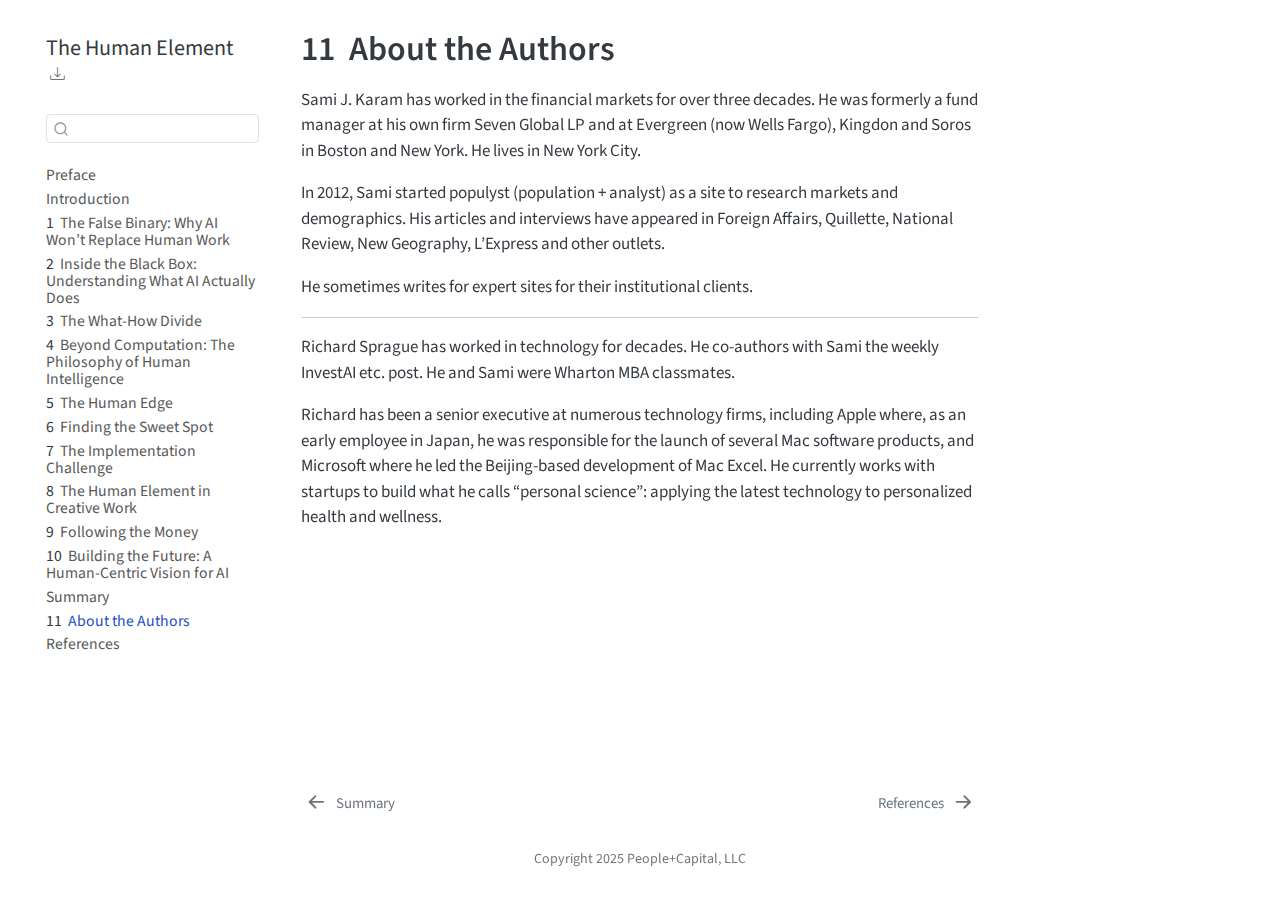
<file: docs/about.html>
<!DOCTYPE html>
<html xmlns="http://www.w3.org/1999/xhtml" lang="en" xml:lang="en"><head>

<meta charset="utf-8">
<meta name="generator" content="quarto-1.6.39">

<meta name="viewport" content="width=device-width, initial-scale=1.0, user-scalable=yes">


<title>11&nbsp; About the Authors – The Human Element</title>
<style>
code{white-space: pre-wrap;}
span.smallcaps{font-variant: small-caps;}
div.columns{display: flex; gap: min(4vw, 1.5em);}
div.column{flex: auto; overflow-x: auto;}
div.hanging-indent{margin-left: 1.5em; text-indent: -1.5em;}
ul.task-list{list-style: none;}
ul.task-list li input[type="checkbox"] {
  width: 0.8em;
  margin: 0 0.8em 0.2em -1em; /* quarto-specific, see https://github.com/quarto-dev/quarto-cli/issues/4556 */ 
  vertical-align: middle;
}
/* CSS for citations */
div.csl-bib-body { }
div.csl-entry {
  clear: both;
  margin-bottom: 0em;
}
.hanging-indent div.csl-entry {
  margin-left:2em;
  text-indent:-2em;
}
div.csl-left-margin {
  min-width:2em;
  float:left;
}
div.csl-right-inline {
  margin-left:2em;
  padding-left:1em;
}
div.csl-indent {
  margin-left: 2em;
}</style>


<script src="site_libs/quarto-nav/quarto-nav.js"></script>
<script src="site_libs/quarto-nav/headroom.min.js"></script>
<script src="site_libs/clipboard/clipboard.min.js"></script>
<script src="site_libs/quarto-search/autocomplete.umd.js"></script>
<script src="site_libs/quarto-search/fuse.min.js"></script>
<script src="site_libs/quarto-search/quarto-search.js"></script>
<meta name="quarto:offset" content="./">
<link href="./references.html" rel="next">
<link href="./summary.html" rel="prev">
<script src="site_libs/quarto-html/quarto.js"></script>
<script src="site_libs/quarto-html/popper.min.js"></script>
<script src="site_libs/quarto-html/tippy.umd.min.js"></script>
<script src="site_libs/quarto-html/anchor.min.js"></script>
<link href="site_libs/quarto-html/tippy.css" rel="stylesheet">
<link href="site_libs/quarto-html/quarto-syntax-highlighting-e26003cea8cd680ca0c55a263523d882.css" rel="stylesheet" id="quarto-text-highlighting-styles">
<script src="site_libs/bootstrap/bootstrap.min.js"></script>
<link href="site_libs/bootstrap/bootstrap-icons.css" rel="stylesheet">
<link href="site_libs/bootstrap/bootstrap-626149efe8f5d16e1d391ba177679bf0.min.css" rel="stylesheet" append-hash="true" id="quarto-bootstrap" data-mode="light">
<script id="quarto-search-options" type="application/json">{
  "location": "sidebar",
  "copy-button": false,
  "collapse-after": 3,
  "panel-placement": "start",
  "type": "textbox",
  "limit": 50,
  "keyboard-shortcut": [
    "f",
    "/",
    "s"
  ],
  "show-item-context": false,
  "language": {
    "search-no-results-text": "No results",
    "search-matching-documents-text": "matching documents",
    "search-copy-link-title": "Copy link to search",
    "search-hide-matches-text": "Hide additional matches",
    "search-more-match-text": "more match in this document",
    "search-more-matches-text": "more matches in this document",
    "search-clear-button-title": "Clear",
    "search-text-placeholder": "",
    "search-detached-cancel-button-title": "Cancel",
    "search-submit-button-title": "Submit",
    "search-label": "Search"
  }
}</script>


<link rel="stylesheet" href="_resources/css/normalize.css">
</head>

<body class="nav-sidebar floating">

<div id="quarto-search-results"></div>
  <header id="quarto-header" class="headroom fixed-top">
  <nav class="quarto-secondary-nav">
    <div class="container-fluid d-flex">
      <button type="button" class="quarto-btn-toggle btn" data-bs-toggle="collapse" role="button" data-bs-target=".quarto-sidebar-collapse-item" aria-controls="quarto-sidebar" aria-expanded="false" aria-label="Toggle sidebar navigation" onclick="if (window.quartoToggleHeadroom) { window.quartoToggleHeadroom(); }">
        <i class="bi bi-layout-text-sidebar-reverse"></i>
      </button>
        <nav class="quarto-page-breadcrumbs" aria-label="breadcrumb"><ol class="breadcrumb"><li class="breadcrumb-item"><a href="./about.html"><span class="chapter-number">11</span>&nbsp; <span class="chapter-title">About the Authors</span></a></li></ol></nav>
        <a class="flex-grow-1" role="navigation" data-bs-toggle="collapse" data-bs-target=".quarto-sidebar-collapse-item" aria-controls="quarto-sidebar" aria-expanded="false" aria-label="Toggle sidebar navigation" onclick="if (window.quartoToggleHeadroom) { window.quartoToggleHeadroom(); }">      
        </a>
      <button type="button" class="btn quarto-search-button" aria-label="Search" onclick="window.quartoOpenSearch();">
        <i class="bi bi-search"></i>
      </button>
    </div>
  </nav>
</header>
<!-- content -->
<div id="quarto-content" class="quarto-container page-columns page-rows-contents page-layout-article">
<!-- sidebar -->
  <nav id="quarto-sidebar" class="sidebar collapse collapse-horizontal quarto-sidebar-collapse-item sidebar-navigation floating overflow-auto">
    <div class="pt-lg-2 mt-2 text-left sidebar-header">
    <div class="sidebar-title mb-0 py-0">
      <a href="./">The Human Element</a> 
        <div class="sidebar-tools-main">
    <div class="dropdown">
      <a href="" title="Download" id="quarto-navigation-tool-dropdown-0" class="quarto-navigation-tool dropdown-toggle px-1" data-bs-toggle="dropdown" aria-expanded="false" role="link" aria-label="Download"><i class="bi bi-download"></i></a>
      <ul class="dropdown-menu" aria-labelledby="quarto-navigation-tool-dropdown-0">
          <li>
            <a class="dropdown-item sidebar-tools-main-item" href="./The-Human-Element.pdf">
              <i class="bi bi-file-pdf pe-1"></i>
            Download PDF
            </a>
          </li>
          <li>
            <a class="dropdown-item sidebar-tools-main-item" href="./The-Human-Element.epub">
              <i class="bi bi-journal pe-1"></i>
            Download ePub
            </a>
          </li>
          <li>
            <a class="dropdown-item sidebar-tools-main-item" href="./The-Human-Element.docx">
              <i class="bi bi-file-word pe-1"></i>
            Download Docx
            </a>
          </li>
      </ul>
    </div>
</div>
    </div>
      </div>
        <div class="mt-2 flex-shrink-0 align-items-center">
        <div class="sidebar-search">
        <div id="quarto-search" class="" title="Search"></div>
        </div>
        </div>
    <div class="sidebar-menu-container"> 
    <ul class="list-unstyled mt-1">
        <li class="sidebar-item">
  <div class="sidebar-item-container"> 
  <a href="./index.html" class="sidebar-item-text sidebar-link">
 <span class="menu-text">Preface</span></a>
  </div>
</li>
        <li class="sidebar-item">
  <div class="sidebar-item-container"> 
  <a href="./intro.html" class="sidebar-item-text sidebar-link">
 <span class="menu-text">Introduction</span></a>
  </div>
</li>
        <li class="sidebar-item">
  <div class="sidebar-item-container"> 
  <a href="./Ch01.html" class="sidebar-item-text sidebar-link">
 <span class="menu-text"><span class="chapter-number">1</span>&nbsp; <span class="chapter-title">The False Binary: Why AI Won’t Replace Human Work</span></span></a>
  </div>
</li>
        <li class="sidebar-item">
  <div class="sidebar-item-container"> 
  <a href="./Ch02.html" class="sidebar-item-text sidebar-link">
 <span class="menu-text"><span class="chapter-number">2</span>&nbsp; <span class="chapter-title">Inside the Black Box: Understanding What AI Actually Does</span></span></a>
  </div>
</li>
        <li class="sidebar-item">
  <div class="sidebar-item-container"> 
  <a href="./Ch03.html" class="sidebar-item-text sidebar-link">
 <span class="menu-text"><span class="chapter-number">3</span>&nbsp; <span class="chapter-title">The What-How Divide</span></span></a>
  </div>
</li>
        <li class="sidebar-item">
  <div class="sidebar-item-container"> 
  <a href="./Ch04.html" class="sidebar-item-text sidebar-link">
 <span class="menu-text"><span class="chapter-number">4</span>&nbsp; <span class="chapter-title">Beyond Computation: The Philosophy of Human Intelligence</span></span></a>
  </div>
</li>
        <li class="sidebar-item">
  <div class="sidebar-item-container"> 
  <a href="./Ch05.html" class="sidebar-item-text sidebar-link">
 <span class="menu-text"><span class="chapter-number">5</span>&nbsp; <span class="chapter-title">The Human Edge</span></span></a>
  </div>
</li>
        <li class="sidebar-item">
  <div class="sidebar-item-container"> 
  <a href="./Ch06.html" class="sidebar-item-text sidebar-link">
 <span class="menu-text"><span class="chapter-number">6</span>&nbsp; <span class="chapter-title">Finding the Sweet Spot</span></span></a>
  </div>
</li>
        <li class="sidebar-item">
  <div class="sidebar-item-container"> 
  <a href="./Ch07.html" class="sidebar-item-text sidebar-link">
 <span class="menu-text"><span class="chapter-number">7</span>&nbsp; <span class="chapter-title">The Implementation Challenge</span></span></a>
  </div>
</li>
        <li class="sidebar-item">
  <div class="sidebar-item-container"> 
  <a href="./Ch08.html" class="sidebar-item-text sidebar-link">
 <span class="menu-text"><span class="chapter-number">8</span>&nbsp; <span class="chapter-title">The Human Element in Creative Work</span></span></a>
  </div>
</li>
        <li class="sidebar-item">
  <div class="sidebar-item-container"> 
  <a href="./Ch09.html" class="sidebar-item-text sidebar-link">
 <span class="menu-text"><span class="chapter-number">9</span>&nbsp; <span class="chapter-title">Following the Money</span></span></a>
  </div>
</li>
        <li class="sidebar-item">
  <div class="sidebar-item-container"> 
  <a href="./Ch10.html" class="sidebar-item-text sidebar-link">
 <span class="menu-text"><span class="chapter-number">10</span>&nbsp; <span class="chapter-title">Building the Future: A Human-Centric Vision for AI</span></span></a>
  </div>
</li>
        <li class="sidebar-item">
  <div class="sidebar-item-container"> 
  <a href="./summary.html" class="sidebar-item-text sidebar-link">
 <span class="menu-text">Summary</span></a>
  </div>
</li>
        <li class="sidebar-item">
  <div class="sidebar-item-container"> 
  <a href="./about.html" class="sidebar-item-text sidebar-link active">
 <span class="menu-text"><span class="chapter-number">11</span>&nbsp; <span class="chapter-title">About the Authors</span></span></a>
  </div>
</li>
        <li class="sidebar-item">
  <div class="sidebar-item-container"> 
  <a href="./references.html" class="sidebar-item-text sidebar-link">
 <span class="menu-text">References</span></a>
  </div>
</li>
    </ul>
    </div>
</nav>
<div id="quarto-sidebar-glass" class="quarto-sidebar-collapse-item" data-bs-toggle="collapse" data-bs-target=".quarto-sidebar-collapse-item"></div>
<!-- margin-sidebar -->
    <div id="quarto-margin-sidebar" class="sidebar margin-sidebar zindex-bottom">
        
    </div>
<!-- main -->
<main class="content" id="quarto-document-content">

<header id="title-block-header" class="quarto-title-block default">
<div class="quarto-title">
<h1 class="title"><span class="chapter-number">11</span>&nbsp; <span class="chapter-title">About the Authors</span></h1>
</div>



<div class="quarto-title-meta">

    
  
    
  </div>
  


</header>


<p>Sami J. Karam has worked in the financial markets for over three decades. He was formerly a fund manager at his own firm Seven Global LP and at Evergreen (now Wells Fargo), Kingdon and Soros in Boston and New York. He lives in New York City.</p>
<p>In 2012, Sami started populyst (population + analyst) as a site to research markets and demographics. His articles and interviews have appeared in Foreign Affairs, Quillette, National Review, New Geography, L’Express and other outlets.</p>
<p>He sometimes writes for expert sites for their institutional clients.</p>
<hr>
<p>Richard Sprague has worked in technology for decades. He co-authors with Sami the weekly InvestAI etc. post. He and Sami were Wharton MBA classmates.</p>
<p>Richard has been a senior executive at numerous technology firms, including Apple where, as an early employee in Japan, he was responsible for the launch of several Mac software products, and Microsoft where he led the Beijing-based development of Mac Excel. He currently works with startups to build what he calls “personal science”: applying the latest technology to personalized health and wellness.</p>


<div id="refs" class="references csl-bib-body hanging-indent" data-entry-spacing="0" role="list" style="display: none">
<div id="ref-abdin_phi-3_2024" class="csl-entry" role="listitem">
Abdin, Marah, Sam Ade Jacobs, Ammar Ahmad Awan, Jyoti Aneja, Ahmed Awadallah, Hany Awadalla, Nguyen Bach, et al. 2024. <span>“Phi-3 <span>Technical</span> <span>Report</span>: <span>A</span> <span>Highly</span> <span>Capable</span> <span>Language</span> <span>Model</span> <span>Locally</span> on <span>Your</span> <span>Phone</span>.”</span> arXiv. <a href="http://arxiv.org/abs/2404.14219">http://arxiv.org/abs/2404.14219</a>.
</div>
<div id="ref-ai_yi_2024" class="csl-entry" role="listitem">
AI, 01, Alex Young, Bei Chen, Chao Li, Chengen Huang, Ge Zhang, Guanwei Zhang, et al. 2024. <span>“Yi: <span>Open</span> <span>Foundation</span> <span>Models</span> by 01.<span>AI</span>.”</span> arXiv. <a href="http://arxiv.org/abs/2403.04652">http://arxiv.org/abs/2403.04652</a>.
</div>
<div id="ref-alamdari_protein_2023" class="csl-entry" role="listitem">
Alamdari, Sarah, Nitya Thakkar, Rianne Van Den Berg, Alex Xijie Lu, Nicolo Fusi, Ava Pardis Amini, and Kevin K Yang. 2023. <span>“Protein Generation with Evolutionary Diffusion: Sequence Is All You Need.”</span> Preprint. Bioengineering. <a href="https://doi.org/10.1101/2023.09.11.556673">https://doi.org/10.1101/2023.09.11.556673</a>.
</div>
<div id="ref-bender_dangers_2021" class="csl-entry" role="listitem">
Bender, Emily M., Timnit Gebru, Angelina McMillan-Major, and Shmargaret Shmitchell. 2021. <span>“On the <span>Dangers</span> of <span>Stochastic</span> <span>Parrots</span>: <span>Can</span> <span>Language</span> <span>Models</span> <span>Be</span> <span>Too</span> <span>Big</span>? 🦜.”</span> In <em>Proceedings of the 2021 <span>ACM</span> <span>Conference</span> on <span>Fairness</span>, <span>Accountability</span>, and <span>Transparency</span></em>, 610–23. Virtual Event Canada: ACM. <a href="https://doi.org/10.1145/3442188.3445922">https://doi.org/10.1145/3442188.3445922</a>.
</div>
<div id="ref-berglund_reversal_2023" class="csl-entry" role="listitem">
Berglund, Lukas, Meg Tong, Max Kaufmann, Mikita Balesni, Asa Cooper Stickland, Tomasz Korbak, and Owain Evans. 2023. <span>“The <span>Reversal</span> <span>Curse</span>: <span>LLMs</span> Trained on "<span>A</span> Is <span>B</span>" Fail to Learn "<span>B</span> Is <span>A</span>".”</span> arXiv. <a href="http://arxiv.org/abs/2309.12288">http://arxiv.org/abs/2309.12288</a>.
</div>
<div id="ref-bsharat_principled_2023" class="csl-entry" role="listitem">
Bsharat, Sondos Mahmoud, Aidar Myrzakhan, and Zhiqiang Shen. 2023. <span>“Principled <span>Instructions</span> <span>Are</span> <span>All</span> <span>You</span> <span>Need</span> for <span>Questioning</span> <span>LLaMA</span>-1/2, <span>GPT</span>-3.5/4.”</span> arXiv. <a href="http://arxiv.org/abs/2312.16171">http://arxiv.org/abs/2312.16171</a>.
</div>
<div id="ref-burtch_consequences_2024" class="csl-entry" role="listitem">
Burtch, Gordon, Dokyun Lee, and Zhichen Chen. 2024. <span>“The Consequences of Generative <span>AI</span> for Online Knowledge Communities.”</span> <em>Scientific Reports</em> 14 (1): 10413. <a href="https://doi.org/10.1038/s41598-024-61221-0">https://doi.org/10.1038/s41598-024-61221-0</a>.
</div>
<div id="ref-butlin_consciousness_2023" class="csl-entry" role="listitem">
Butlin, Patrick, Robert Long, Eric Elmoznino, Yoshua Bengio, Jonathan Birch, Axel Constant, George Deane, et al. 2023. <span>“Consciousness in <span>Artificial</span> <span>Intelligence</span>: <span>Insights</span> from the <span>Science</span> of <span>Consciousness</span>.”</span> <a href="https://doi.org/10.48550/ARXIV.2308.08708">https://doi.org/10.48550/ARXIV.2308.08708</a>.
</div>
<div id="ref-carlini_stealing_2024" class="csl-entry" role="listitem">
Carlini, Nicholas, Daniel Paleka, Krishnamurthy Dj Dvijotham, Thomas Steinke, Jonathan Hayase, A. Feder Cooper, Katherine Lee, et al. 2024. <span>“Stealing <span>Part</span> of a <span>Production</span> <span>Language</span> <span>Model</span>.”</span> arXiv. <a href="http://arxiv.org/abs/2403.06634">http://arxiv.org/abs/2403.06634</a>.
</div>
<div id="ref-chang_speak_2023" class="csl-entry" role="listitem">
Chang, Kent K., Mackenzie Cramer, Sandeep Soni, and David Bamman. 2023a. <span>“Speak, <span>Memory</span>: <span>An</span> <span>Archaeology</span> of <span>Books</span> <span>Known</span> to <span>ChatGPT</span>/<span>GPT</span>-4.”</span> <a href="https://doi.org/10.48550/ARXIV.2305.00118">https://doi.org/10.48550/ARXIV.2305.00118</a>.
</div>
<div id="ref-chang_speak_2023-1" class="csl-entry" role="listitem">
———. 2023b. <span>“Speak, <span>Memory</span>: <span>An</span> <span>Archaeology</span> of <span>Books</span> <span>Known</span> to <span>ChatGPT</span>/<span>GPT</span>-4.”</span> arXiv. <a href="http://arxiv.org/abs/2305.00118">http://arxiv.org/abs/2305.00118</a>.
</div>
<div id="ref-de__fauw_clinically_2018" class="csl-entry" role="listitem">
De Fauw, Jeffrey, Joseph R. Ledsam, Bernardino Romera-Paredes, Stanislav Nikolov, Nenad Tomasev, Sam Blackwell, Harry Askham, et al. 2018. <span>“Clinically Applicable Deep Learning for Diagnosis and Referral in Retinal Disease.”</span> <em>Nature Medicine</em> 24 (9): 1342–50. <a href="https://doi.org/10.1038/s41591-018-0107-6">https://doi.org/10.1038/s41591-018-0107-6</a>.
</div>
<div id="ref-di_palma_evaluating_2023" class="csl-entry" role="listitem">
Di Palma, Dario, Giovanni Maria Biancofiore, Vito Walter Anelli, Fedelucio Narducci, Tommaso Di Noia, and Eugenio Di Sciascio. 2023. <span>“Evaluating <span>ChatGPT</span> as a <span>Recommender</span> <span>System</span>: <span>A</span> <span>Rigorous</span> <span>Approach</span>.”</span> arXiv. <a href="http://arxiv.org/abs/2309.03613">http://arxiv.org/abs/2309.03613</a>.
</div>
<div id="ref-dodge_documenting_2021" class="csl-entry" role="listitem">
Dodge, Jesse, Maarten Sap, Ana Marasović, William Agnew, Gabriel Ilharco, Dirk Groeneveld, Margaret Mitchell, and Matt Gardner. 2021. <span>“Documenting <span>Large</span> <span>Webtext</span> <span>Corpora</span>: <span>A</span> <span>Case</span> <span>Study</span> on the <span>Colossal</span> <span>Clean</span> <span>Crawled</span> <span>Corpus</span>.”</span> <a href="https://doi.org/10.48550/ARXIV.2104.08758">https://doi.org/10.48550/ARXIV.2104.08758</a>.
</div>
<div id="ref-dreyfus_why_2007" class="csl-entry" role="listitem">
Dreyfus, Hubert L. 2007. <span>“Why <span>Heideggerian</span> <span>AI</span> <span>Failed</span> and <span>How</span> <span>Fixing</span> It <span>Would</span> <span>Require</span> <span>Making</span> It <span>More</span> <span>Heideggerian</span>.”</span> <em>Philosophical Psychology</em> 20 (2): 247–68. <a href="https://doi.org/10.1080/09515080701239510">https://doi.org/10.1080/09515080701239510</a>.
</div>
<div id="ref-epoch_ai_data_2024" class="csl-entry" role="listitem">
Epoch AI. 2024. <span>“Data on <span>Large</span> <span>Language</span> <span>AI</span> <span>Models</span>.”</span> <a href="https://epochai.org/data/large-scale-ai-models">https://epochai.org/data/large-scale-ai-models</a>.
</div>
<div id="ref-erdil_explosive_2024" class="csl-entry" role="listitem">
Erdil, Ege, and Tamay Besiroglu. 2024. <span>“Explosive Growth from <span>AI</span> Automation: <span>A</span> Review of the Arguments.”</span> arXiv. <a href="http://arxiv.org/abs/2309.11690">http://arxiv.org/abs/2309.11690</a>.
</div>
<div id="ref-esteva_guide_2019" class="csl-entry" role="listitem">
Esteva, Andre, Alexandre Robicquet, Bharath Ramsundar, Volodymyr Kuleshov, Mark DePristo, Katherine Chou, Claire Cui, Greg Corrado, Sebastian Thrun, and Jeff Dean. 2019. <span>“A Guide to Deep Learning in Healthcare.”</span> <em>Nature Medicine</em> 25 (1): 24–29. <a href="https://doi.org/10.1038/s41591-018-0316-z">https://doi.org/10.1038/s41591-018-0316-z</a>.
</div>
<div id="ref-feng_pretraining_2023" class="csl-entry" role="listitem">
Feng, Shangbin, Chan Young Park, Yuhan Liu, and Yulia Tsvetkov. 2023. <span>“From <span>Pretraining</span> <span>Data</span> to <span>Language</span> <span>Models</span> to <span>Downstream</span> <span>Tasks</span>: <span>Tracking</span> the <span>Trails</span> of <span>Political</span> <span>Biases</span> <span>Leading</span> to <span>Unfair</span> <span>NLP</span> <span>Models</span>.”</span> <a href="https://doi.org/10.48550/ARXIV.2305.08283">https://doi.org/10.48550/ARXIV.2305.08283</a>.
</div>
<div id="ref-goh_large_2024" class="csl-entry" role="listitem">
Goh, Ethan, Robert Gallo, Jason Hom, Eric Strong, Yingjie Weng, Hannah Kerman, Joséphine A. Cool, et al. 2024. <span>“Large <span>Language</span> <span>Model</span> <span>Influence</span> on <span>Diagnostic</span> <span>Reasoning</span>: <span>A</span> <span>Randomized</span> <span>Clinical</span> <span>Trial</span>.”</span> <em>JAMA Network Open</em> 7 (10): e2440969. <a href="https://doi.org/10.1001/jamanetworkopen.2024.40969">https://doi.org/10.1001/jamanetworkopen.2024.40969</a>.
</div>
<div id="ref-grossmann_ai_2023" class="csl-entry" role="listitem">
Grossmann, Igor, Matthew Feinberg, Dawn C. Parker, Nicholas A. Christakis, Philip E. Tetlock, and William A. Cunningham. 2023. <span>“<span>AI</span> and the Transformation of Social Science Research.”</span> <em>Science</em> 380 (6650): 1108–9. <a href="https://doi.org/10.1126/science.adi1778">https://doi.org/10.1126/science.adi1778</a>.
</div>
<div id="ref-gupta_calm_2023" class="csl-entry" role="listitem">
Gupta, Vipul, Pranav Narayanan Venkit, Hugo Laurençon, Shomir Wilson, and Rebecca J. Passonneau. 2023. <span>“<span>CALM</span> : <span>A</span> <span>Multi</span>-Task <span>Benchmark</span> for <span>Comprehensive</span> <span>Assessment</span> of <span>Language</span> <span>Model</span> <span>Bias</span>.”</span> arXiv. <a href="http://arxiv.org/abs/2308.12539">http://arxiv.org/abs/2308.12539</a>.
</div>
<div id="ref-he_foundation_2024" class="csl-entry" role="listitem">
He, Yuting, Fuxiang Huang, Xinrui Jiang, Yuxiang Nie, Minghao Wang, Jiguang Wang, and Hao Chen. 2024. <span>“Foundation <span>Model</span> for <span>Advancing</span> <span>Healthcare</span>: <span>Challenges</span>, <span>Opportunities</span>, and <span>Future</span> <span>Directions</span>.”</span> arXiv. <a href="http://arxiv.org/abs/2404.03264">http://arxiv.org/abs/2404.03264</a>.
</div>
<div id="ref-hendy_how_2023" class="csl-entry" role="listitem">
Hendy, Amr, Mohamed Abdelrehim, Amr Sharaf, Vikas Raunak, Mohamed Gabr, Hitokazu Matsushita, Young Jin Kim, Mohamed Afify, and Hany Hassan Awadalla. 2023. <span>“How <span>Good</span> <span>Are</span> <span>GPT</span> <span>Models</span> at <span>Machine</span> <span>Translation</span>? <span>A</span> <span>Comprehensive</span> <span>Evaluation</span>.”</span> arXiv. <a href="http://arxiv.org/abs/2302.09210">http://arxiv.org/abs/2302.09210</a>.
</div>
<div id="ref-hicks_chatgpt_2024" class="csl-entry" role="listitem">
Hicks, Michael Townsen, James Humphries, and Joe Slater. 2024. <span>“<span>ChatGPT</span> Is Bullshit.”</span> <em>Ethics and Information Technology</em> 26 (2): 38. <a href="https://doi.org/10.1007/s10676-024-09775-5">https://doi.org/10.1007/s10676-024-09775-5</a>.
</div>
<div id="ref-hoffmann_training_2022" class="csl-entry" role="listitem">
Hoffmann, Jordan, Sebastian Borgeaud, Arthur Mensch, Elena Buchatskaya, Trevor Cai, Eliza Rutherford, Diego de Las Casas, et al. 2022. <span>“Training <span>Compute</span>-<span>Optimal</span> <span>Large</span> <span>Language</span> <span>Models</span>.”</span> arXiv. <a href="http://arxiv.org/abs/2203.15556">http://arxiv.org/abs/2203.15556</a>.
</div>
<div id="ref-hopkins_artificial_2023" class="csl-entry" role="listitem">
Hopkins, Ashley M, Jessica M Logan, Ganessan Kichenadasse, and Michael J Sorich. 2023. <span>“Artificial Intelligence Chatbots Will Revolutionize How Cancer Patients Access Information: <span>ChatGPT</span> Represents a Paradigm-Shift.”</span> <em>JNCI Cancer Spectrum</em> 7 (2): pkad010. <a href="https://doi.org/10.1093/jncics/pkad010">https://doi.org/10.1093/jncics/pkad010</a>.
</div>
<div id="ref-hristidis_chatgpt_2023" class="csl-entry" role="listitem">
Hristidis, Vagelis, Nicole Ruggiano, Ellen L Brown, Sai Rithesh Reddy Ganta, and Selena Stewart. 2023. <span>“<span>ChatGPT</span> Vs <span>Google</span> for <span>Queries</span> <span>Related</span> to <span>Dementia</span> and <span>Other</span> <span>Cognitive</span> <span>Decline</span>: <span>Comparison</span> of <span>Results</span>.”</span> <em>Journal of Medical Internet Research</em> 25 (July): e48966. <a href="https://doi.org/10.2196/48966">https://doi.org/10.2196/48966</a>.
</div>
<div id="ref-huang_propaganda_2013" class="csl-entry" role="listitem">
Huang, Haifeng, and Zhi Li. 2013. <span>“Propaganda and <span>Signaling</span>.”</span> <em>SSRN Electronic Journal</em>. <a href="https://doi.org/10.2139/ssrn.2325101">https://doi.org/10.2139/ssrn.2325101</a>.
</div>
<div id="ref-huang_crispr-gpt_2024" class="csl-entry" role="listitem">
Huang, Kaixuan, Yuanhao Qu, Henry Cousins, William A. Johnson, Di Yin, Mihir Shah, Denny Zhou, Russ Altman, Mengdi Wang, and Le Cong. 2024. <span>“<span>CRISPR</span>-<span>GPT</span>: <span>An</span> <span>LLM</span> <span>Agent</span> for <span>Automated</span> <span>Design</span> of <span>Gene</span>-<span>Editing</span> <span>Experiments</span>.”</span> arXiv. <a href="http://arxiv.org/abs/2404.18021">http://arxiv.org/abs/2404.18021</a>.
</div>
<div id="ref-jackson_exposure_2023" class="csl-entry" role="listitem">
Jackson, Joshua Conrad, Kai Chi Yam, Pok Man Tang, Chris G. Sibley, and Adam Waytz. 2023. <span>“Exposure to Automation Explains Religious Declines.”</span> <em>Proceedings of the National Academy of Sciences</em> 120 (34): e2304748120. <a href="https://doi.org/10.1073/pnas.2304748120">https://doi.org/10.1073/pnas.2304748120</a>.
</div>
<div id="ref-jin_darkbert_2023" class="csl-entry" role="listitem">
Jin, Youngjin, Eugene Jang, Jian Cui, Jin-Woo Chung, Yongjae Lee, and Seungwon Shin. 2023. <span>“<span>DarkBERT</span>: <span>A</span> <span>Language</span> <span>Model</span> for the <span>Dark</span> <span>Side</span> of the <span>Internet</span>.”</span> <a href="https://doi.org/10.48550/ARXIV.2305.08596">https://doi.org/10.48550/ARXIV.2305.08596</a>.
</div>
<div id="ref-jing_alphafold_2024" class="csl-entry" role="listitem">
Jing, Bowen, Bonnie Berger, and Tommi Jaakkola. 2024. <span>“<span>AlphaFold</span> <span>Meets</span> <span>Flow</span> <span>Matching</span> for <span>Generating</span> <span>Protein</span> <span>Ensembles</span>.”</span> arXiv. <a href="http://arxiv.org/abs/2402.04845">http://arxiv.org/abs/2402.04845</a>.
</div>
<div id="ref-kaddour_challenges_2023" class="csl-entry" role="listitem">
Kaddour, Jean, Joshua Harris, Maximilian Mozes, Herbie Bradley, Roberta Raileanu, and Robert McHardy. 2023. <span>“Challenges and <span>Applications</span> of <span>Large</span> <span>Language</span> <span>Models</span>.”</span> <a href="https://doi.org/10.48550/ARXIV.2307.10169">https://doi.org/10.48550/ARXIV.2307.10169</a>.
</div>
<div id="ref-kallini_mission_2024" class="csl-entry" role="listitem">
Kallini, Julie, Isabel Papadimitriou, Richard Futrell, Kyle Mahowald, and Christopher Potts. 2024. <span>“Mission: <span>Impossible</span> <span>Language</span> <span>Models</span>.”</span> arXiv. <a href="http://arxiv.org/abs/2401.06416">http://arxiv.org/abs/2401.06416</a>.
</div>
<div id="ref-kanjee_accuracy_2023" class="csl-entry" role="listitem">
Kanjee, Zahir, Byron Crowe, and Adam Rodman. 2023. <span>“Accuracy of a <span>Generative</span> <span>Artificial</span> <span>Intelligence</span> <span>Model</span> in a <span>Complex</span> <span>Diagnostic</span> <span>Challenge</span>.”</span> <em>JAMA</em> 330 (1): 78. <a href="https://doi.org/10.1001/jama.2023.8288">https://doi.org/10.1001/jama.2023.8288</a>.
</div>
<div id="ref-kaufman_acoustic_2023" class="csl-entry" role="listitem">
Kaufman, Jaycee M., Anirudh Thommandram, and Yan Fossat. 2023. <span>“Acoustic <span>Analysis</span> and <span>Prediction</span> of <span>Type</span> 2 <span>Diabetes</span> <span>Mellitus</span> <span>Using</span> <span>Smartphone</span>-<span>Recorded</span> <span>Voice</span> <span>Segments</span>.”</span> <em>Mayo Clinic Proceedings: Digital Health</em> 1 (4): 534–44. <a href="https://doi.org/10.1016/j.mcpdig.2023.08.005">https://doi.org/10.1016/j.mcpdig.2023.08.005</a>.
</div>
<div id="ref-killock_ai_2020" class="csl-entry" role="listitem">
Killock, David. 2020. <span>“<span>AI</span> Outperforms Radiologists in Mammographic Screening.”</span> <em>Nature Reviews Clinical Oncology</em> 17 (3): 134–34. <a href="https://doi.org/10.1038/s41571-020-0329-7">https://doi.org/10.1038/s41571-020-0329-7</a>.
</div>
<div id="ref-kim_health-llm_2024" class="csl-entry" role="listitem">
Kim, Yubin, Xuhai Xu, Daniel McDuff, Cynthia Breazeal, and Hae Won Park. 2024. <span>“Health-<span>LLM</span>: <span>Large</span> <span>Language</span> <span>Models</span> for <span>Health</span> <span>Prediction</span> via <span>Wearable</span> <span>Sensor</span> <span>Data</span>.”</span> arXiv. <a href="http://arxiv.org/abs/2401.06866">http://arxiv.org/abs/2401.06866</a>.
</div>
<div id="ref-kung_performance_2022" class="csl-entry" role="listitem">
Kung, Tiffany H., Morgan Cheatham, ChatGPT, Arielle Medenilla, Czarina Sillos, Lorie De Leon, Camille Elepaño, et al. 2022. <span>“Performance of <span>ChatGPT</span> on <span>USMLE</span>: <span>Potential</span> for <span>AI</span>-<span>Assisted</span> <span>Medical</span> <span>Education</span> <span>Using</span> <span>Large</span> <span>Language</span> <span>Models</span>.”</span> Preprint. Medical Education. <a href="https://doi.org/10.1101/2022.12.19.22283643">https://doi.org/10.1101/2022.12.19.22283643</a>.
</div>
<div id="ref-larson_myth_2021" class="csl-entry" role="listitem">
Larson, Erik J. 2021a. <em>The Myth of Artificial Intelligence: Why Computers Can’t Think the Way We Do</em>. Cambridge, Massachusetts London, England: The Belknap Press of Harvard University Press.
</div>
<div id="ref-larson_myth_2021-1" class="csl-entry" role="listitem">
———. 2021b. <em>The Myth of Artificial Intelligence: Why Computers Can’t Think the Way We Do</em>. Cambridge, Massachusetts: The Belknap Press of Harvard University Press.
</div>
<div id="ref-lee_deep_2017" class="csl-entry" role="listitem">
Lee, Cecilia S., Doug M. Baughman, and Aaron Y. Lee. 2017. <span>“Deep <span>Learning</span> <span>Is</span> <span>Effective</span> for <span>Classifying</span> <span>Normal</span> Versus <span>Age</span>-<span>Related</span> <span>Macular</span> <span>Degeneration</span> <span>OCT</span> <span>Images</span>.”</span> <em>Ophthalmology Retina</em> 1 (4): 322–27. <a href="https://doi.org/10.1016/j.oret.2016.12.009">https://doi.org/10.1016/j.oret.2016.12.009</a>.
</div>
<div id="ref-drazen_benefits_2023" class="csl-entry" role="listitem">
Lee, Peter, Sebastien Bubeck, and Joseph Petro. 2023. <span>“Benefits, <span>Limits</span>, and <span>Risks</span> of <span>GPT</span>-4 as an <span>AI</span> <span>Chatbot</span> for <span>Medicine</span>.”</span> Edited by Jeffrey M. Drazen, Isaac S. Kohane, and Tze-Yun Leong. <em>New England Journal of Medicine</em> 388 (13): 1233–39. <a href="https://doi.org/10.1056/NEJMsr2214184">https://doi.org/10.1056/NEJMsr2214184</a>.
</div>
<div id="ref-lee_ai_2023" class="csl-entry" role="listitem">
Lee, Peter, Carey Goldberg, and Isaac Kohane. 2023. <em>The <span>AI</span> Revolution in Medicine: <span>GPT</span>-4 and Beyond</em>. 1st ed. Hoboken: Pearson.
</div>
<div id="ref-leivada_dall-e_2022" class="csl-entry" role="listitem">
Leivada, Evelina, Elliot Murphy, and Gary Marcus. 2022. <span>“<span>DALL</span>-<span>E</span> 2 <span>Fails</span> to <span>Reliably</span> <span>Capture</span> <span>Common</span> <span>Syntactic</span> <span>Processes</span>.”</span> arXiv. <a href="http://arxiv.org/abs/2210.12889">http://arxiv.org/abs/2210.12889</a>.
</div>
<div id="ref-lenat_getting_2023" class="csl-entry" role="listitem">
Lenat, Doug, and Gary Marcus. 2023. <span>“Getting from <span>Generative</span> <span>AI</span> to <span>Trustworthy</span> <span>AI</span>: <span>What</span> <span>LLMs</span> Might Learn from <span>Cyc</span>.”</span> arXiv. <a href="http://arxiv.org/abs/2308.04445">http://arxiv.org/abs/2308.04445</a>.
</div>
<div id="ref-li_transformer-lite_2024" class="csl-entry" role="listitem">
Li, Luchang, Sheng Qian, Jie Lu, Lunxi Yuan, Rui Wang, and Qin Xie. 2024. <span>“Transformer-<span>Lite</span>: <span>High</span>-Efficiency <span>Deployment</span> of <span>Large</span> <span>Language</span> <span>Models</span> on <span>Mobile</span> <span>Phone</span> <span>GPUs</span>.”</span> arXiv. <a href="http://arxiv.org/abs/2403.20041">http://arxiv.org/abs/2403.20041</a>.
</div>
<div id="ref-liu_evaluating_2023" class="csl-entry" role="listitem">
Liu, Nelson F., Tianyi Zhang, and Percy Liang. 2023. <span>“Evaluating <span>Verifiability</span> in <span>Generative</span> <span>Search</span> <span>Engines</span>.”</span> arXiv. <a href="http://arxiv.org/abs/2304.09848">http://arxiv.org/abs/2304.09848</a>.
</div>
<div id="ref-liu_agentbench_2023" class="csl-entry" role="listitem">
Liu, Xiao, Hao Yu, Hanchen Zhang, Yifan Xu, Xuanyu Lei, Hanyu Lai, Yu Gu, et al. 2023. <span>“<span>AgentBench</span>: <span>Evaluating</span> <span>LLMs</span> as <span>Agents</span>.”</span> <a href="https://doi.org/10.48550/ARXIV.2308.03688">https://doi.org/10.48550/ARXIV.2308.03688</a>.
</div>
<div id="ref-liu_mobilellm_2024" class="csl-entry" role="listitem">
Liu, Zechun, Changsheng Zhao, Forrest Iandola, Chen Lai, Yuandong Tian, Igor Fedorov, Yunyang Xiong, et al. 2024. <span>“<span>MobileLLM</span>: <span>Optimizing</span> <span>Sub</span>-Billion <span>Parameter</span> <span>Language</span> <span>Models</span> for <span>On</span>-<span>Device</span> <span>Use</span> <span>Cases</span>.”</span> arXiv. <a href="http://arxiv.org/abs/2402.14905">http://arxiv.org/abs/2402.14905</a>.
</div>
<div id="ref-liu_monolith_2022" class="csl-entry" role="listitem">
Liu, Zhuoran, Leqi Zou, Xuan Zou, Caihua Wang, Biao Zhang, Da Tang, Bolin Zhu, et al. 2022. <span>“Monolith: <span>Real</span> <span>Time</span> <span>Recommendation</span> <span>System</span> <span>With</span> <span>Collisionless</span> <span>Embedding</span> <span>Table</span>.”</span> arXiv. <a href="https://doi.org/10.48550/ARXIV.2209.07663">https://doi.org/10.48550/ARXIV.2209.07663</a>.
</div>
<div id="ref-lu_ai_2024" class="csl-entry" role="listitem">
Lu, Chris, Cong Lu, Robert Tjarko Lange, Jakob Foerster, Jeff Clune, and David Ha. 2024. <span>“The <span>AI</span> <span>Scientist</span>: <span>Towards</span> <span>Fully</span> <span>Automated</span> <span>Open</span>-<span>Ended</span> <span>Scientific</span> <span>Discovery</span>.”</span> arXiv. <a href="http://arxiv.org/abs/2408.06292">http://arxiv.org/abs/2408.06292</a>.
</div>
<div id="ref-luo_biogpt_2022" class="csl-entry" role="listitem">
Luo, Renqian, Liai Sun, Yingce Xia, Tao Qin, Sheng Zhang, Hoifung Poon, and Tie-Yan Liu. 2022. <span>“<span>BioGPT</span>: Generative Pre-Trained Transformer for Biomedical Text Generation and Mining.”</span> <em>Briefings in Bioinformatics</em> 23 (6): bbac409. <a href="https://doi.org/10.1093/bib/bbac409">https://doi.org/10.1093/bib/bbac409</a>.
</div>
<div id="ref-lutsker_glucose_2024" class="csl-entry" role="listitem">
Lutsker, Guy, Gal Sapir, Anastasia Godneva, Smadar Shilo, Jerry R. Greenfield, Dorit Samocha-Bonet, Shie Mannor, et al. 2024. <span>“From <span>Glucose</span> <span>Patterns</span> to <span>Health</span> <span>Outcomes</span>: <span>A</span> <span>Generalizable</span> <span>Foundation</span> <span>Model</span> for <span>Continuous</span> <span>Glucose</span> <span>Monitor</span> <span>Data</span> <span>Analysis</span>.”</span> arXiv. <a href="http://arxiv.org/abs/2408.11876">http://arxiv.org/abs/2408.11876</a>.
</div>
<div id="ref-ma_lets_2023" class="csl-entry" role="listitem">
Ma, Xiao, Swaroop Mishra, Ahmad Beirami, Alex Beutel, and Jilin Chen. 2023. <span>“Let’s <span>Do</span> a <span>Thought</span> <span>Experiment</span>: <span>Using</span> <span>Counterfactuals</span> to <span>Improve</span> <span>Moral</span> <span>Reasoning</span>.”</span> <a href="https://doi.org/10.48550/ARXIV.2306.14308">https://doi.org/10.48550/ARXIV.2306.14308</a>.
</div>
<div id="ref-mahowald_dissociating_2023" class="csl-entry" role="listitem">
Mahowald, Kyle, Anna A. Ivanova, Idan A. Blank, Nancy Kanwisher, Joshua B. Tenenbaum, and Evelina Fedorenko. 2023. <span>“Dissociating Language and Thought in Large Language Models: A Cognitive Perspective.”</span> arXiv. <a href="http://arxiv.org/abs/2301.06627">http://arxiv.org/abs/2301.06627</a>.
</div>
<div id="ref-manathunga_aligning_2023" class="csl-entry" role="listitem">
Manathunga, Supun, and Isuru Hettigoda. 2023. <span>“Aligning <span>Large</span> <span>Language</span> <span>Models</span> for <span>Clinical</span> <span>Tasks</span>.”</span> arXiv. <a href="http://arxiv.org/abs/2309.02884">http://arxiv.org/abs/2309.02884</a>.
</div>
<div id="ref-mcduff_towards_2023" class="csl-entry" role="listitem">
McDuff, Daniel, Mike Schaekermann, Tao Tu, Anil Palepu, Amy Wang, Jake Garrison, Karan Singhal, et al. 2023. <span>“Towards <span>Accurate</span> <span>Differential</span> <span>Diagnosis</span> with <span>Large</span> <span>Language</span> <span>Models</span>.”</span> arXiv. <a href="http://arxiv.org/abs/2312.00164">http://arxiv.org/abs/2312.00164</a>.
</div>
<div id="ref-mesko_prompt_2023" class="csl-entry" role="listitem">
Meskó, Bertalan. 2023. <span>“Prompt <span>Engineering</span> as an <span>Important</span> <span>Emerging</span> <span>Skill</span> for <span>Medical</span> <span>Professionals</span>: <span>Tutorial</span>.”</span> <em>Journal of Medical Internet Research</em> 25 (October): e50638. <a href="https://doi.org/10.2196/50638">https://doi.org/10.2196/50638</a>.
</div>
<div id="ref-mesko_imperative_2023" class="csl-entry" role="listitem">
Meskó, Bertalan, and Eric J. Topol. 2023. <span>“The Imperative for Regulatory Oversight of Large Language Models (or Generative <span>AI</span>) in Healthcare.”</span> <em>Npj Digital Medicine</em> 6 (1): 120. <a href="https://doi.org/10.1038/s41746-023-00873-0">https://doi.org/10.1038/s41746-023-00873-0</a>.
</div>
<div id="ref-milliere_philosophical_2024" class="csl-entry" role="listitem">
Millière, Raphaël, and Cameron Buckner. 2024. <span>“A <span>Philosophical</span> <span>Introduction</span> to <span>Language</span> <span>Models</span> – <span>Part</span> <span>I</span>: <span>Continuity</span> <span>With</span> <span>Classic</span> <span>Debates</span>.”</span> arXiv. <a href="http://arxiv.org/abs/2401.03910">http://arxiv.org/abs/2401.03910</a>.
</div>
<div id="ref-narayanan_ai_2024" class="csl-entry" role="listitem">
Narayanan, Arvind, and Sayash Kapoor. 2024. <em><span>AI</span> Snake Oil: What Artificial Intelligence Can Do, What It Can’t, and How to Tell the Difference</em>. Princeton Oxford: Princeton University Press.
</div>
<div id="ref-nori_capabilities_2023" class="csl-entry" role="listitem">
Nori, Harsha, Nicholas King, Scott Mayer McKinney, Dean Carignan, and Eric Horvitz. 2023. <span>“Capabilities of <span>GPT</span>-4 on <span>Medical</span> <span>Challenge</span> <span>Problems</span>.”</span> <a href="https://doi.org/10.48550/ARXIV.2303.13375">https://doi.org/10.48550/ARXIV.2303.13375</a>.
</div>
<div id="ref-oh_organ_2023" class="csl-entry" role="listitem">
Oh, Hamilton Se-Hwee, Jarod Rutledge, Daniel Nachun, Róbert Pálovics, Olamide Abiose, Patricia Moran-Losada, Divya Channappa, et al. 2023. <span>“Organ Aging Signatures in the Plasma Proteome Track Health and Disease.”</span> <em>Nature</em> 624 (7990): 164–72. <a href="https://doi.org/10.1038/s41586-023-06802-1">https://doi.org/10.1038/s41586-023-06802-1</a>.
</div>
<div id="ref-oren_proving_2023" class="csl-entry" role="listitem">
Oren, Yonatan, Nicole Meister, Niladri Chatterji, Faisal Ladhak, and Tatsunori B. Hashimoto. 2023. <span>“Proving <span>Test</span> <span>Set</span> <span>Contamination</span> in <span>Black</span> <span>Box</span> <span>Language</span> <span>Models</span>.”</span> arXiv. <a href="http://arxiv.org/abs/2310.17623">http://arxiv.org/abs/2310.17623</a>.
</div>
<div id="ref-pei_deepfake_2024" class="csl-entry" role="listitem">
Pei, Gan, Jiangning Zhang, Menghan Hu, Guangtao Zhai, Chengjie Wang, Zhenyu Zhang, Jian Yang, Chunhua Shen, and Dacheng Tao. 2024. <span>“Deepfake <span>Generation</span> and <span>Detection</span>: <span>A</span> <span>Benchmark</span> and <span>Survey</span>.”</span> arXiv. <a href="http://arxiv.org/abs/2403.17881">http://arxiv.org/abs/2403.17881</a>.
</div>
<div id="ref-qian_merge_2023" class="csl-entry" role="listitem">
Qian, Cheng, Xinran Zhao, and Sherry Tongshuang Wu. 2023. <span>“"<span>Merge</span> <span>Conflicts</span>!" <span>Exploring</span> the <span>Impacts</span> of <span>External</span> <span>Distractors</span> to <span>Parametric</span> <span>Knowledge</span> <span>Graphs</span>.”</span> arXiv. <a href="http://arxiv.org/abs/2309.08594">http://arxiv.org/abs/2309.08594</a>.
</div>
<div id="ref-qiu_towards_2024" class="csl-entry" role="listitem">
Qiu, Pengcheng, Chaoyi Wu, Xiaoman Zhang, Weixiong Lin, Haicheng Wang, Ya Zhang, Yanfeng Wang, and Weidi Xie. 2024. <span>“Towards <span>Building</span> <span>Multilingual</span> <span>Language</span> <span>Model</span> for <span>Medicine</span>.”</span> arXiv. <a href="http://arxiv.org/abs/2402.13963">http://arxiv.org/abs/2402.13963</a>.
</div>
<div id="ref-raji_fallacy_2022" class="csl-entry" role="listitem">
Raji, Inioluwa Deborah, I. Elizabeth Kumar, Aaron Horowitz, and Andrew D. Selbst. 2022. <span>“The <span>Fallacy</span> of <span>AI</span> <span>Functionality</span>.”</span> In <em>2022 <span>ACM</span> <span>Conference</span> on <span>Fairness</span>, <span>Accountability</span>, and <span>Transparency</span></em>, 959–72. <a href="https://doi.org/10.1145/3531146.3533158">https://doi.org/10.1145/3531146.3533158</a>.
</div>
<div id="ref-rao_assessing_2023" class="csl-entry" role="listitem">
Rao, Arya, Michael Pang, John Kim, Meghana Kamineni, Winston Lie, Anoop K Prasad, Adam Landman, Keith Dreyer, and Marc D Succi. 2023. <span>“Assessing the <span>Utility</span> of <span>ChatGPT</span> <span>Throughout</span> the <span>Entire</span> <span>Clinical</span> <span>Workflow</span>: <span>Development</span> and <span>Usability</span> <span>Study</span>.”</span> <em>Journal of Medical Internet Research</em> 25 (August): e48659. <a href="https://doi.org/10.2196/48659">https://doi.org/10.2196/48659</a>.
</div>
<div id="ref-romera-paredes_mathematical_2024" class="csl-entry" role="listitem">
Romera-Paredes, Bernardino, Mohammadamin Barekatain, Alexander Novikov, Matej Balog, M. Pawan Kumar, Emilien Dupont, Francisco J. R. Ruiz, et al. 2024. <span>“Mathematical Discoveries from Program Search with Large Language Models.”</span> <em>Nature</em> 625 (7995): 468–75. <a href="https://doi.org/10.1038/s41586-023-06924-6">https://doi.org/10.1038/s41586-023-06924-6</a>.
</div>
<div id="ref-rottger_political_2024" class="csl-entry" role="listitem">
Röttger, Paul, Valentin Hofmann, Valentina Pyatkin, Musashi Hinck, Hannah Rose Kirk, Hinrich Schütze, and Dirk Hovy. 2024. <span>“Political <span>Compass</span> or <span>Spinning</span> <span>Arrow</span>? <span>Towards</span> <span>More</span> <span>Meaningful</span> <span>Evaluations</span> for <span>Values</span> and <span>Opinions</span> in <span>Large</span> <span>Language</span> <span>Models</span>.”</span> arXiv. <a href="http://arxiv.org/abs/2402.16786">http://arxiv.org/abs/2402.16786</a>.
</div>
<div id="ref-rozado_political_2023" class="csl-entry" role="listitem">
Rozado, David. 2023. <span>“The <span>Political</span> <span>Biases</span> of <span>ChatGPT</span>.”</span> <em>Social Sciences</em> 12 (3): 148. <a href="https://doi.org/10.3390/socsci12030148">https://doi.org/10.3390/socsci12030148</a>.
</div>
<div id="ref-rozado_political_2024" class="csl-entry" role="listitem">
———. 2024. <span>“The <span>Political</span> <span>Preferences</span> of <span>LLMs</span>.”</span> arXiv. <a href="http://arxiv.org/abs/2402.01789">http://arxiv.org/abs/2402.01789</a>.
</div>
<div id="ref-saab_capabilities_2024" class="csl-entry" role="listitem">
Saab, Khaled, Tao Tu, Wei-Hung Weng, Ryutaro Tanno, David Stutz, Ellery Wulczyn, Fan Zhang, et al. 2024. <span>“Capabilities of <span>Gemini</span> <span>Models</span> in <span>Medicine</span>.”</span> arXiv. <a href="http://arxiv.org/abs/2404.18416">http://arxiv.org/abs/2404.18416</a>.
</div>
<div id="ref-sastry_computing_2024" class="csl-entry" role="listitem">
Sastry, Girish, Lennart Heim, Haydn Belfield, Markus Anderljung, Miles Brundage, Julian Hazell, Cullen O’Keefe, et al. 2024. <span>“Computing <span>Power</span> and the <span>Governance</span> of <span>Artificial</span> <span>Intelligence</span>.”</span> arXiv. <a href="http://arxiv.org/abs/2402.08797">http://arxiv.org/abs/2402.08797</a>.
</div>
<div id="ref-shumailov_curse_2023" class="csl-entry" role="listitem">
Shumailov, Ilia, Zakhar Shumaylov, Yiren Zhao, Yarin Gal, Nicolas Papernot, and Ross Anderson. 2023. <span>“The <span>Curse</span> of <span>Recursion</span>: <span>Training</span> on <span>Generated</span> <span>Data</span> <span>Makes</span> <span>Models</span> <span>Forget</span>.”</span> arXiv. <a href="http://arxiv.org/abs/2305.17493">http://arxiv.org/abs/2305.17493</a>.
</div>
<div id="ref-singhal_large_2023" class="csl-entry" role="listitem">
Singhal, Karan, Shekoofeh Azizi, Tao Tu, S. Sara Mahdavi, Jason Wei, Hyung Won Chung, Nathan Scales, et al. 2023. <span>“Large Language Models Encode Clinical Knowledge.”</span> <em>Nature</em> 620 (7972): 172–80. <a href="https://doi.org/10.1038/s41586-023-06291-2">https://doi.org/10.1038/s41586-023-06291-2</a>.
</div>
<div id="ref-sun_artificial_2023" class="csl-entry" role="listitem">
Sun, Jie, Qun-Xi Dong, San-Wang Wang, Yong-Bo Zheng, Xiao-Xing Liu, Tang-Sheng Lu, Kai Yuan, et al. 2023. <span>“Artificial Intelligence in Psychiatry Research, Diagnosis, and Therapy.”</span> <em>Asian Journal of Psychiatry</em> 87 (September): 103705. <a href="https://doi.org/10.1016/j.ajp.2023.103705">https://doi.org/10.1016/j.ajp.2023.103705</a>.
</div>
<div id="ref-tian_spreadsheetllm_2024" class="csl-entry" role="listitem">
Tian, Yuzhang, Jianbo Zhao, Haoyu Dong, Junyu Xiong, Shiyu Xia, Mengyu Zhou, Yun Lin, et al. 2024. <span>“<span>SpreadsheetLLM</span>: <span>Encoding</span> <span>Spreadsheets</span> for <span>Large</span> <span>Language</span> <span>Models</span>.”</span> arXiv. <a href="http://arxiv.org/abs/2407.09025">http://arxiv.org/abs/2407.09025</a>.
</div>
<div id="ref-tu_towards_2024" class="csl-entry" role="listitem">
Tu, Tao, Anil Palepu, Mike Schaekermann, Khaled Saab, Jan Freyberg, Ryutaro Tanno, Amy Wang, et al. 2024. <span>“Towards <span>Conversational</span> <span>Diagnostic</span> <span>AI</span>.”</span> <a href="https://doi.org/10.48550/ARXIV.2401.05654">https://doi.org/10.48550/ARXIV.2401.05654</a>.
</div>
<div id="ref-udandarao_no_2024" class="csl-entry" role="listitem">
Udandarao, Vishaal, Ameya Prabhu, Adhiraj Ghosh, Yash Sharma, Philip H. S. Torr, Adel Bibi, Samuel Albanie, and Matthias Bethge. 2024. <span>“No "<span>Zero</span>-<span>Shot</span>" <span>Without</span> <span>Exponential</span> <span>Data</span>: <span>Pretraining</span> <span>Concept</span> <span>Frequency</span> <span>Determines</span> <span>Multimodal</span> <span>Model</span> <span>Performance</span>.”</span> arXiv. <a href="http://arxiv.org/abs/2404.04125">http://arxiv.org/abs/2404.04125</a>.
</div>
<div id="ref-villalobos_will_2022" class="csl-entry" role="listitem">
Villalobos, Pablo, Jaime Sevilla, Lennart Heim, Tamay Besiroglu, Marius Hobbhahn, and Anson Ho. 2022. <span>“Will We Run Out of Data? <span>An</span> Analysis of the Limits of Scaling Datasets in <span>Machine</span> <span>Learning</span>.”</span> arXiv. <a href="http://arxiv.org/abs/2211.04325">http://arxiv.org/abs/2211.04325</a>.
</div>
<div id="ref-wang_sam-octa_2023" class="csl-entry" role="listitem">
Wang, Chengliang, Xinrun Chen, Haojian Ning, and Shiying Li. 2023. <span>“<span>SAM</span>-<span>OCTA</span>: <span>A</span> <span>Fine</span>-<span>Tuning</span> <span>Strategy</span> for <span>Applying</span> <span>Foundation</span> <span>Model</span> to <span>OCTA</span> <span>Image</span> <span>Segmentation</span> <span>Tasks</span>.”</span> arXiv. <a href="http://arxiv.org/abs/2309.11758">http://arxiv.org/abs/2309.11758</a>.
</div>
<div id="ref-wei_chain--thought_2023" class="csl-entry" role="listitem">
Wei, Jason, Xuezhi Wang, Dale Schuurmans, Maarten Bosma, Brian Ichter, Fei Xia, Ed Chi, Quoc Le, and Denny Zhou. 2023. <span>“Chain-of-<span>Thought</span> <span>Prompting</span> <span>Elicits</span> <span>Reasoning</span> in <span>Large</span> <span>Language</span> <span>Models</span>.”</span> arXiv. <a href="http://arxiv.org/abs/2201.11903">http://arxiv.org/abs/2201.11903</a>.
</div>
<div id="ref-wei_long-form_2024" class="csl-entry" role="listitem">
Wei, Jerry, Chengrun Yang, Xinying Song, Yifeng Lu, Nathan Hu, Dustin Tran, Daiyi Peng, et al. 2024. <span>“Long-Form Factuality in Large Language Models.”</span> arXiv. <a href="http://arxiv.org/abs/2403.18802">http://arxiv.org/abs/2403.18802</a>.
</div>
<div id="ref-weiss_what_2024" class="csl-entry" role="listitem">
Weiss, Roy, Daniel Ayzenshteyn, Guy Amit, and Yisroel Mirsky. 2024. <span>“What <span>Was</span> <span>Your</span> <span>Prompt</span>? <span>A</span> <span>Remote</span> <span>Keylogging</span> <span>Attack</span> on <span>AI</span> <span>Assistants</span>.”</span> arXiv. <a href="http://arxiv.org/abs/2403.09751">http://arxiv.org/abs/2403.09751</a>.
</div>
<div id="ref-wendler_llamas_2024" class="csl-entry" role="listitem">
Wendler, Chris, Veniamin Veselovsky, Giovanni Monea, and Robert West. 2024. <span>“Do <span>Llamas</span> <span>Work</span> in <span>English</span>? <span>On</span> the <span>Latent</span> <span>Language</span> of <span>Multilingual</span> <span>Transformers</span>.”</span> arXiv. <a href="http://arxiv.org/abs/2402.10588">http://arxiv.org/abs/2402.10588</a>.
</div>
<div id="ref-wornow_shaky_2023" class="csl-entry" role="listitem">
Wornow, Michael, Yizhe Xu, Rahul Thapa, Birju Patel, Ethan Steinberg, Scott Fleming, Michael A. Pfeffer, Jason Fries, and Nigam H. Shah. 2023. <span>“The Shaky Foundations of Large Language Models and Foundation Models for Electronic Health Records.”</span> <em>Npj Digital Medicine</em> 6 (1): 135. <a href="https://doi.org/10.1038/s41746-023-00879-8">https://doi.org/10.1038/s41746-023-00879-8</a>.
</div>
<div id="ref-yiu_transmission_2023" class="csl-entry" role="listitem">
Yiu, Eunice, Eliza Kosoy, and Alison Gopnik. 2023. <span>“Transmission <span>Versus</span> <span>Truth</span>, <span>Imitation</span> <span>Versus</span> <span>Innovation</span>: <span>What</span> <span>Children</span> <span>Can</span> <span>Do</span> <span>That</span> <span>Large</span> <span>Language</span> and <span>Language</span>-and-<span>Vision</span> <span>Models</span> <span>Cannot</span> (<span>Yet</span>).”</span> <em>Perspectives on Psychological Science</em>, October, 17456916231201401. <a href="https://doi.org/10.1177/17456916231201401">https://doi.org/10.1177/17456916231201401</a>.
</div>
<div id="ref-yu_evaluating_2023" class="csl-entry" role="listitem">
Yu, Feiyang, Mark Endo, Rayan Krishnan, Ian Pan, Andy Tsai, Eduardo Pontes Reis, Eduardo Kaiser Ururahy Nunes Fonseca, et al. 2023. <span>“Evaluating Progress in Automatic Chest <span>X</span>-Ray Radiology Report Generation.”</span> <em>Patterns</em> 4 (9): 100802. <a href="https://doi.org/10.1016/j.patter.2023.100802">https://doi.org/10.1016/j.patter.2023.100802</a>.
</div>
<div id="ref-zaleski_comprehensiveness_2024" class="csl-entry" role="listitem">
Zaleski, Amanda L, Rachel Berkowsky, Kelly Jean Thomas Craig, and Linda S Pescatello. 2024. <span>“Comprehensiveness, <span>Accuracy</span>, and <span>Readability</span> of <span>Exercise</span> <span>Recommendations</span> <span>Provided</span> by an <span>AI</span>-<span>Based</span> <span>Chatbot</span>: <span>Mixed</span> <span>Methods</span> <span>Study</span>.”</span> <em>JMIR Medical Education</em> 10 (January): e51308. <a href="https://doi.org/10.2196/51308">https://doi.org/10.2196/51308</a>.
</div>
<div id="ref-zhao_foundation_2024" class="csl-entry" role="listitem">
Zhao, Theodore, Yu Gu, Jianwei Yang, Naoto Usuyama, Ho Hin Lee, Sid Kiblawi, Tristan Naumann, et al. 2024. <span>“A Foundation Model for Joint Segmentation, Detection and Recognition of Biomedical Objects Across Nine Modalities.”</span> <em>Nature Methods</em>, November. <a href="https://doi.org/10.1038/s41592-024-02499-w">https://doi.org/10.1038/s41592-024-02499-w</a>.
</div>
<div id="ref-zhao_clip_2023" class="csl-entry" role="listitem">
Zhao, Zihao, Yuxiao Liu, Han Wu, Yonghao Li, Sheng Wang, Lin Teng, Disheng Liu, et al. 2023. <span>“<span>CLIP</span> in <span>Medical</span> <span>Imaging</span>: <span>A</span> <span>Comprehensive</span> <span>Survey</span>.”</span> arXiv. <a href="http://arxiv.org/abs/2312.07353">http://arxiv.org/abs/2312.07353</a>.
</div>
<div id="ref-zheng_natural_2024" class="csl-entry" role="listitem">
Zheng, Huaixiu Steven, Swaroop Mishra, Hugh Zhang, Xinyun Chen, Minmin Chen, Azade Nova, Le Hou, et al. 2024. <span>“<span>NATURAL</span> <span>PLAN</span>: <span>Benchmarking</span> <span>LLMs</span> on <span>Natural</span> <span>Language</span> <span>Planning</span>.”</span> arXiv. <a href="http://arxiv.org/abs/2406.04520">http://arxiv.org/abs/2406.04520</a>.
</div>
<div id="ref-zhou_webarena_2023" class="csl-entry" role="listitem">
Zhou, Shuyan, Frank F. Xu, Hao Zhu, Xuhui Zhou, Robert Lo, Abishek Sridhar, Xianyi Cheng, et al. 2023. <span>“<span>WebArena</span>: <span>A</span> <span>Realistic</span> <span>Web</span> <span>Environment</span> for <span>Building</span> <span>Autonomous</span> <span>Agents</span>.”</span> arXiv. <a href="http://arxiv.org/abs/2307.13854">http://arxiv.org/abs/2307.13854</a>.
</div>
</div>

</main> <!-- /main -->
<script id="quarto-html-after-body" type="application/javascript">
window.document.addEventListener("DOMContentLoaded", function (event) {
  const toggleBodyColorMode = (bsSheetEl) => {
    const mode = bsSheetEl.getAttribute("data-mode");
    const bodyEl = window.document.querySelector("body");
    if (mode === "dark") {
      bodyEl.classList.add("quarto-dark");
      bodyEl.classList.remove("quarto-light");
    } else {
      bodyEl.classList.add("quarto-light");
      bodyEl.classList.remove("quarto-dark");
    }
  }
  const toggleBodyColorPrimary = () => {
    const bsSheetEl = window.document.querySelector("link#quarto-bootstrap");
    if (bsSheetEl) {
      toggleBodyColorMode(bsSheetEl);
    }
  }
  toggleBodyColorPrimary();  
  const icon = "";
  const anchorJS = new window.AnchorJS();
  anchorJS.options = {
    placement: 'right',
    icon: icon
  };
  anchorJS.add('.anchored');
  const isCodeAnnotation = (el) => {
    for (const clz of el.classList) {
      if (clz.startsWith('code-annotation-')) {                     
        return true;
      }
    }
    return false;
  }
  const onCopySuccess = function(e) {
    // button target
    const button = e.trigger;
    // don't keep focus
    button.blur();
    // flash "checked"
    button.classList.add('code-copy-button-checked');
    var currentTitle = button.getAttribute("title");
    button.setAttribute("title", "Copied!");
    let tooltip;
    if (window.bootstrap) {
      button.setAttribute("data-bs-toggle", "tooltip");
      button.setAttribute("data-bs-placement", "left");
      button.setAttribute("data-bs-title", "Copied!");
      tooltip = new bootstrap.Tooltip(button, 
        { trigger: "manual", 
          customClass: "code-copy-button-tooltip",
          offset: [0, -8]});
      tooltip.show();    
    }
    setTimeout(function() {
      if (tooltip) {
        tooltip.hide();
        button.removeAttribute("data-bs-title");
        button.removeAttribute("data-bs-toggle");
        button.removeAttribute("data-bs-placement");
      }
      button.setAttribute("title", currentTitle);
      button.classList.remove('code-copy-button-checked');
    }, 1000);
    // clear code selection
    e.clearSelection();
  }
  const getTextToCopy = function(trigger) {
      const codeEl = trigger.previousElementSibling.cloneNode(true);
      for (const childEl of codeEl.children) {
        if (isCodeAnnotation(childEl)) {
          childEl.remove();
        }
      }
      return codeEl.innerText;
  }
  const clipboard = new window.ClipboardJS('.code-copy-button:not([data-in-quarto-modal])', {
    text: getTextToCopy
  });
  clipboard.on('success', onCopySuccess);
  if (window.document.getElementById('quarto-embedded-source-code-modal')) {
    const clipboardModal = new window.ClipboardJS('.code-copy-button[data-in-quarto-modal]', {
      text: getTextToCopy,
      container: window.document.getElementById('quarto-embedded-source-code-modal')
    });
    clipboardModal.on('success', onCopySuccess);
  }
    var localhostRegex = new RegExp(/^(?:http|https):\/\/localhost\:?[0-9]*\//);
    var mailtoRegex = new RegExp(/^mailto:/);
      var filterRegex = new RegExp("https:\/\/opticareai\.github\.io\/eyes-on-health\/");
    var isInternal = (href) => {
        return filterRegex.test(href) || localhostRegex.test(href) || mailtoRegex.test(href);
    }
    // Inspect non-navigation links and adorn them if external
 	var links = window.document.querySelectorAll('a[href]:not(.nav-link):not(.navbar-brand):not(.toc-action):not(.sidebar-link):not(.sidebar-item-toggle):not(.pagination-link):not(.no-external):not([aria-hidden]):not(.dropdown-item):not(.quarto-navigation-tool):not(.about-link)');
    for (var i=0; i<links.length; i++) {
      const link = links[i];
      if (!isInternal(link.href)) {
        // undo the damage that might have been done by quarto-nav.js in the case of
        // links that we want to consider external
        if (link.dataset.originalHref !== undefined) {
          link.href = link.dataset.originalHref;
        }
          // target, if specified
          link.setAttribute("target", "_blank");
          if (link.getAttribute("rel") === null) {
            link.setAttribute("rel", "noopener");
          }
      }
    }
  function tippyHover(el, contentFn, onTriggerFn, onUntriggerFn) {
    const config = {
      allowHTML: true,
      maxWidth: 500,
      delay: 100,
      arrow: false,
      appendTo: function(el) {
          return el.parentElement;
      },
      interactive: true,
      interactiveBorder: 10,
      theme: 'quarto',
      placement: 'bottom-start',
    };
    if (contentFn) {
      config.content = contentFn;
    }
    if (onTriggerFn) {
      config.onTrigger = onTriggerFn;
    }
    if (onUntriggerFn) {
      config.onUntrigger = onUntriggerFn;
    }
    window.tippy(el, config); 
  }
  const noterefs = window.document.querySelectorAll('a[role="doc-noteref"]');
  for (var i=0; i<noterefs.length; i++) {
    const ref = noterefs[i];
    tippyHover(ref, function() {
      // use id or data attribute instead here
      let href = ref.getAttribute('data-footnote-href') || ref.getAttribute('href');
      try { href = new URL(href).hash; } catch {}
      const id = href.replace(/^#\/?/, "");
      const note = window.document.getElementById(id);
      if (note) {
        return note.innerHTML;
      } else {
        return "";
      }
    });
  }
  const xrefs = window.document.querySelectorAll('a.quarto-xref');
  const processXRef = (id, note) => {
    // Strip column container classes
    const stripColumnClz = (el) => {
      el.classList.remove("page-full", "page-columns");
      if (el.children) {
        for (const child of el.children) {
          stripColumnClz(child);
        }
      }
    }
    stripColumnClz(note)
    if (id === null || id.startsWith('sec-')) {
      // Special case sections, only their first couple elements
      const container = document.createElement("div");
      if (note.children && note.children.length > 2) {
        container.appendChild(note.children[0].cloneNode(true));
        for (let i = 1; i < note.children.length; i++) {
          const child = note.children[i];
          if (child.tagName === "P" && child.innerText === "") {
            continue;
          } else {
            container.appendChild(child.cloneNode(true));
            break;
          }
        }
        if (window.Quarto?.typesetMath) {
          window.Quarto.typesetMath(container);
        }
        return container.innerHTML
      } else {
        if (window.Quarto?.typesetMath) {
          window.Quarto.typesetMath(note);
        }
        return note.innerHTML;
      }
    } else {
      // Remove any anchor links if they are present
      const anchorLink = note.querySelector('a.anchorjs-link');
      if (anchorLink) {
        anchorLink.remove();
      }
      if (window.Quarto?.typesetMath) {
        window.Quarto.typesetMath(note);
      }
      if (note.classList.contains("callout")) {
        return note.outerHTML;
      } else {
        return note.innerHTML;
      }
    }
  }
  for (var i=0; i<xrefs.length; i++) {
    const xref = xrefs[i];
    tippyHover(xref, undefined, function(instance) {
      instance.disable();
      let url = xref.getAttribute('href');
      let hash = undefined; 
      if (url.startsWith('#')) {
        hash = url;
      } else {
        try { hash = new URL(url).hash; } catch {}
      }
      if (hash) {
        const id = hash.replace(/^#\/?/, "");
        const note = window.document.getElementById(id);
        if (note !== null) {
          try {
            const html = processXRef(id, note.cloneNode(true));
            instance.setContent(html);
          } finally {
            instance.enable();
            instance.show();
          }
        } else {
          // See if we can fetch this
          fetch(url.split('#')[0])
          .then(res => res.text())
          .then(html => {
            const parser = new DOMParser();
            const htmlDoc = parser.parseFromString(html, "text/html");
            const note = htmlDoc.getElementById(id);
            if (note !== null) {
              const html = processXRef(id, note);
              instance.setContent(html);
            } 
          }).finally(() => {
            instance.enable();
            instance.show();
          });
        }
      } else {
        // See if we can fetch a full url (with no hash to target)
        // This is a special case and we should probably do some content thinning / targeting
        fetch(url)
        .then(res => res.text())
        .then(html => {
          const parser = new DOMParser();
          const htmlDoc = parser.parseFromString(html, "text/html");
          const note = htmlDoc.querySelector('main.content');
          if (note !== null) {
            // This should only happen for chapter cross references
            // (since there is no id in the URL)
            // remove the first header
            if (note.children.length > 0 && note.children[0].tagName === "HEADER") {
              note.children[0].remove();
            }
            const html = processXRef(null, note);
            instance.setContent(html);
          } 
        }).finally(() => {
          instance.enable();
          instance.show();
        });
      }
    }, function(instance) {
    });
  }
      let selectedAnnoteEl;
      const selectorForAnnotation = ( cell, annotation) => {
        let cellAttr = 'data-code-cell="' + cell + '"';
        let lineAttr = 'data-code-annotation="' +  annotation + '"';
        const selector = 'span[' + cellAttr + '][' + lineAttr + ']';
        return selector;
      }
      const selectCodeLines = (annoteEl) => {
        const doc = window.document;
        const targetCell = annoteEl.getAttribute("data-target-cell");
        const targetAnnotation = annoteEl.getAttribute("data-target-annotation");
        const annoteSpan = window.document.querySelector(selectorForAnnotation(targetCell, targetAnnotation));
        const lines = annoteSpan.getAttribute("data-code-lines").split(",");
        const lineIds = lines.map((line) => {
          return targetCell + "-" + line;
        })
        let top = null;
        let height = null;
        let parent = null;
        if (lineIds.length > 0) {
            //compute the position of the single el (top and bottom and make a div)
            const el = window.document.getElementById(lineIds[0]);
            top = el.offsetTop;
            height = el.offsetHeight;
            parent = el.parentElement.parentElement;
          if (lineIds.length > 1) {
            const lastEl = window.document.getElementById(lineIds[lineIds.length - 1]);
            const bottom = lastEl.offsetTop + lastEl.offsetHeight;
            height = bottom - top;
          }
          if (top !== null && height !== null && parent !== null) {
            // cook up a div (if necessary) and position it 
            let div = window.document.getElementById("code-annotation-line-highlight");
            if (div === null) {
              div = window.document.createElement("div");
              div.setAttribute("id", "code-annotation-line-highlight");
              div.style.position = 'absolute';
              parent.appendChild(div);
            }
            div.style.top = top - 2 + "px";
            div.style.height = height + 4 + "px";
            div.style.left = 0;
            let gutterDiv = window.document.getElementById("code-annotation-line-highlight-gutter");
            if (gutterDiv === null) {
              gutterDiv = window.document.createElement("div");
              gutterDiv.setAttribute("id", "code-annotation-line-highlight-gutter");
              gutterDiv.style.position = 'absolute';
              const codeCell = window.document.getElementById(targetCell);
              const gutter = codeCell.querySelector('.code-annotation-gutter');
              gutter.appendChild(gutterDiv);
            }
            gutterDiv.style.top = top - 2 + "px";
            gutterDiv.style.height = height + 4 + "px";
          }
          selectedAnnoteEl = annoteEl;
        }
      };
      const unselectCodeLines = () => {
        const elementsIds = ["code-annotation-line-highlight", "code-annotation-line-highlight-gutter"];
        elementsIds.forEach((elId) => {
          const div = window.document.getElementById(elId);
          if (div) {
            div.remove();
          }
        });
        selectedAnnoteEl = undefined;
      };
        // Handle positioning of the toggle
    window.addEventListener(
      "resize",
      throttle(() => {
        elRect = undefined;
        if (selectedAnnoteEl) {
          selectCodeLines(selectedAnnoteEl);
        }
      }, 10)
    );
    function throttle(fn, ms) {
    let throttle = false;
    let timer;
      return (...args) => {
        if(!throttle) { // first call gets through
            fn.apply(this, args);
            throttle = true;
        } else { // all the others get throttled
            if(timer) clearTimeout(timer); // cancel #2
            timer = setTimeout(() => {
              fn.apply(this, args);
              timer = throttle = false;
            }, ms);
        }
      };
    }
      // Attach click handler to the DT
      const annoteDls = window.document.querySelectorAll('dt[data-target-cell]');
      for (const annoteDlNode of annoteDls) {
        annoteDlNode.addEventListener('click', (event) => {
          const clickedEl = event.target;
          if (clickedEl !== selectedAnnoteEl) {
            unselectCodeLines();
            const activeEl = window.document.querySelector('dt[data-target-cell].code-annotation-active');
            if (activeEl) {
              activeEl.classList.remove('code-annotation-active');
            }
            selectCodeLines(clickedEl);
            clickedEl.classList.add('code-annotation-active');
          } else {
            // Unselect the line
            unselectCodeLines();
            clickedEl.classList.remove('code-annotation-active');
          }
        });
      }
  const findCites = (el) => {
    const parentEl = el.parentElement;
    if (parentEl) {
      const cites = parentEl.dataset.cites;
      if (cites) {
        return {
          el,
          cites: cites.split(' ')
        };
      } else {
        return findCites(el.parentElement)
      }
    } else {
      return undefined;
    }
  };
  var bibliorefs = window.document.querySelectorAll('a[role="doc-biblioref"]');
  for (var i=0; i<bibliorefs.length; i++) {
    const ref = bibliorefs[i];
    const citeInfo = findCites(ref);
    if (citeInfo) {
      tippyHover(citeInfo.el, function() {
        var popup = window.document.createElement('div');
        citeInfo.cites.forEach(function(cite) {
          var citeDiv = window.document.createElement('div');
          citeDiv.classList.add('hanging-indent');
          citeDiv.classList.add('csl-entry');
          var biblioDiv = window.document.getElementById('ref-' + cite);
          if (biblioDiv) {
            citeDiv.innerHTML = biblioDiv.innerHTML;
          }
          popup.appendChild(citeDiv);
        });
        return popup.innerHTML;
      });
    }
  }
});
</script>
<nav class="page-navigation">
  <div class="nav-page nav-page-previous">
      <a href="./summary.html" class="pagination-link" aria-label="Summary">
        <i class="bi bi-arrow-left-short"></i> <span class="nav-page-text">Summary</span>
      </a>          
  </div>
  <div class="nav-page nav-page-next">
      <a href="./references.html" class="pagination-link" aria-label="References">
        <span class="nav-page-text">References</span> <i class="bi bi-arrow-right-short"></i>
      </a>
  </div>
</nav>
</div> <!-- /content -->
<footer class="footer">
  <div class="nav-footer">
    <div class="nav-footer-left">
      &nbsp;
    </div>   
    <div class="nav-footer-center">
<p>Copyright 2025 People+Capital, LLC</p>
</div>
    <div class="nav-footer-right">
      &nbsp;
    </div>
  </div>
</footer>




</body></html>
</file>
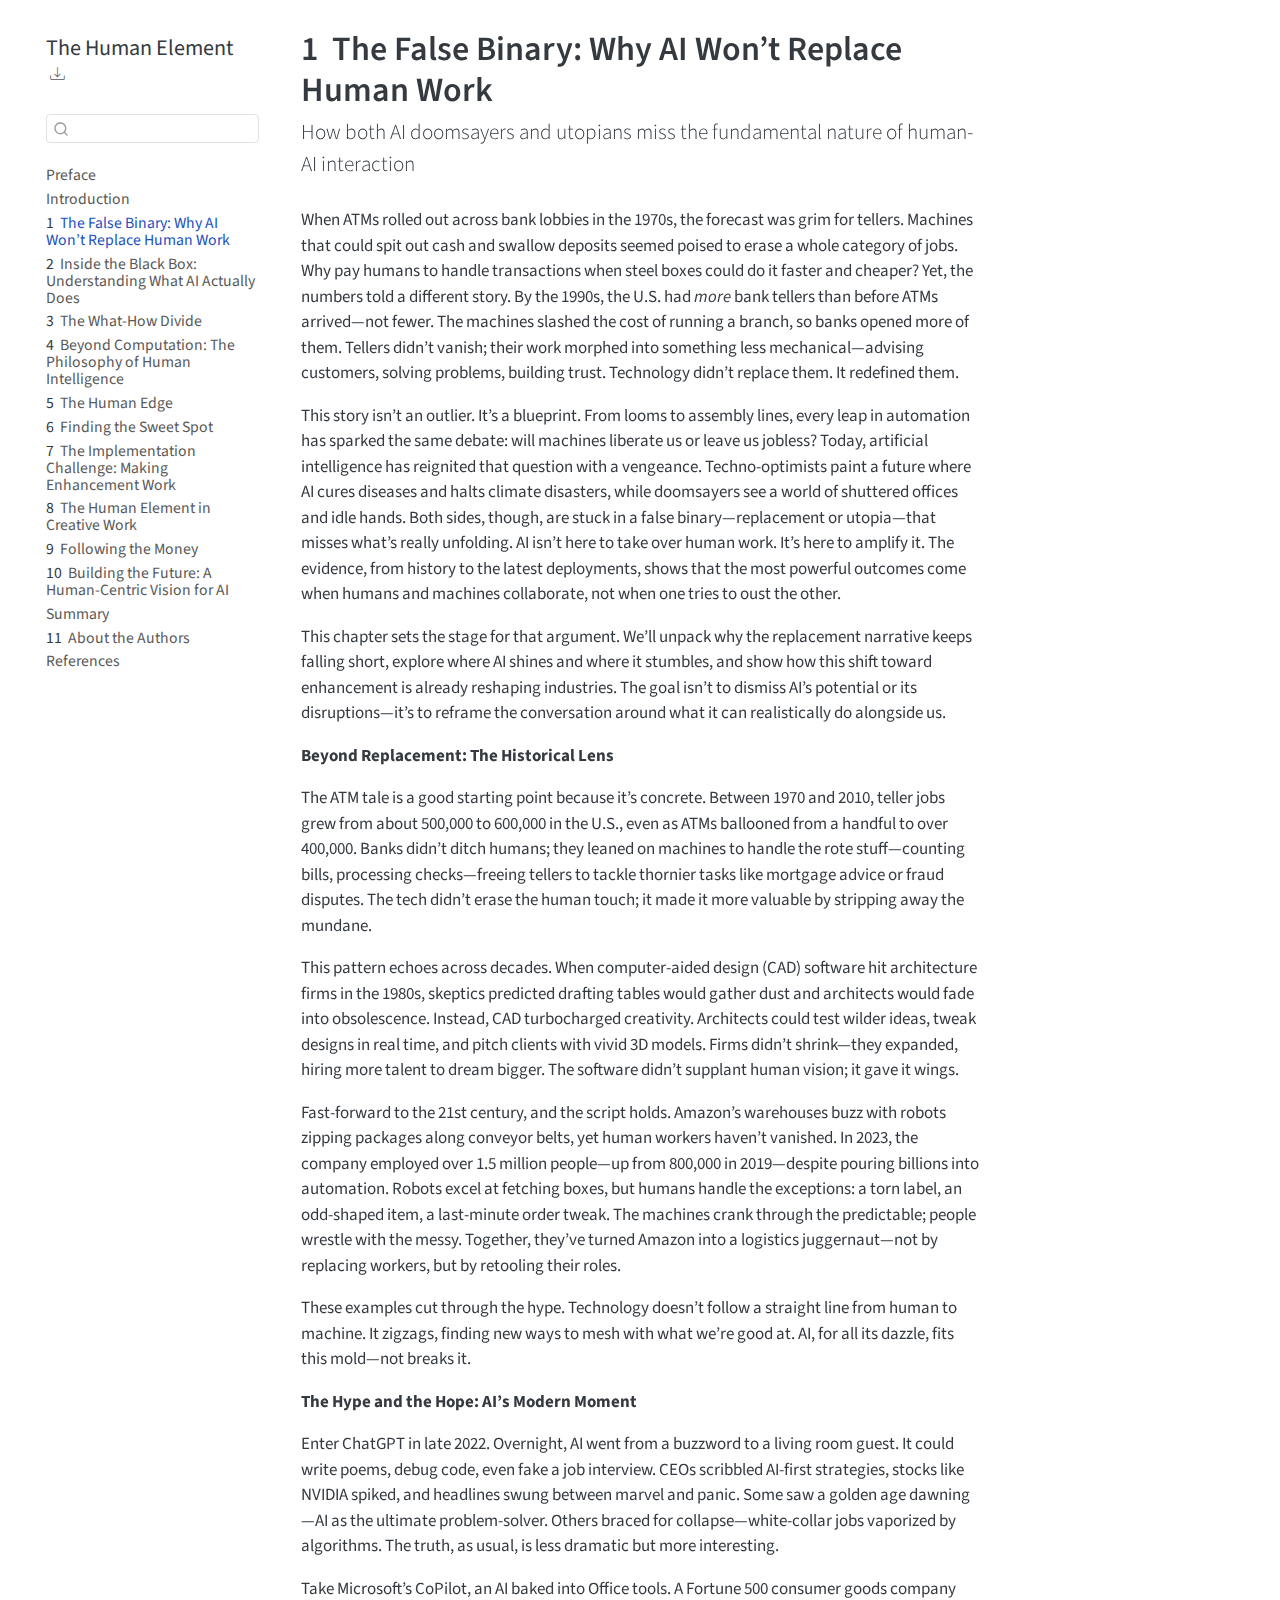
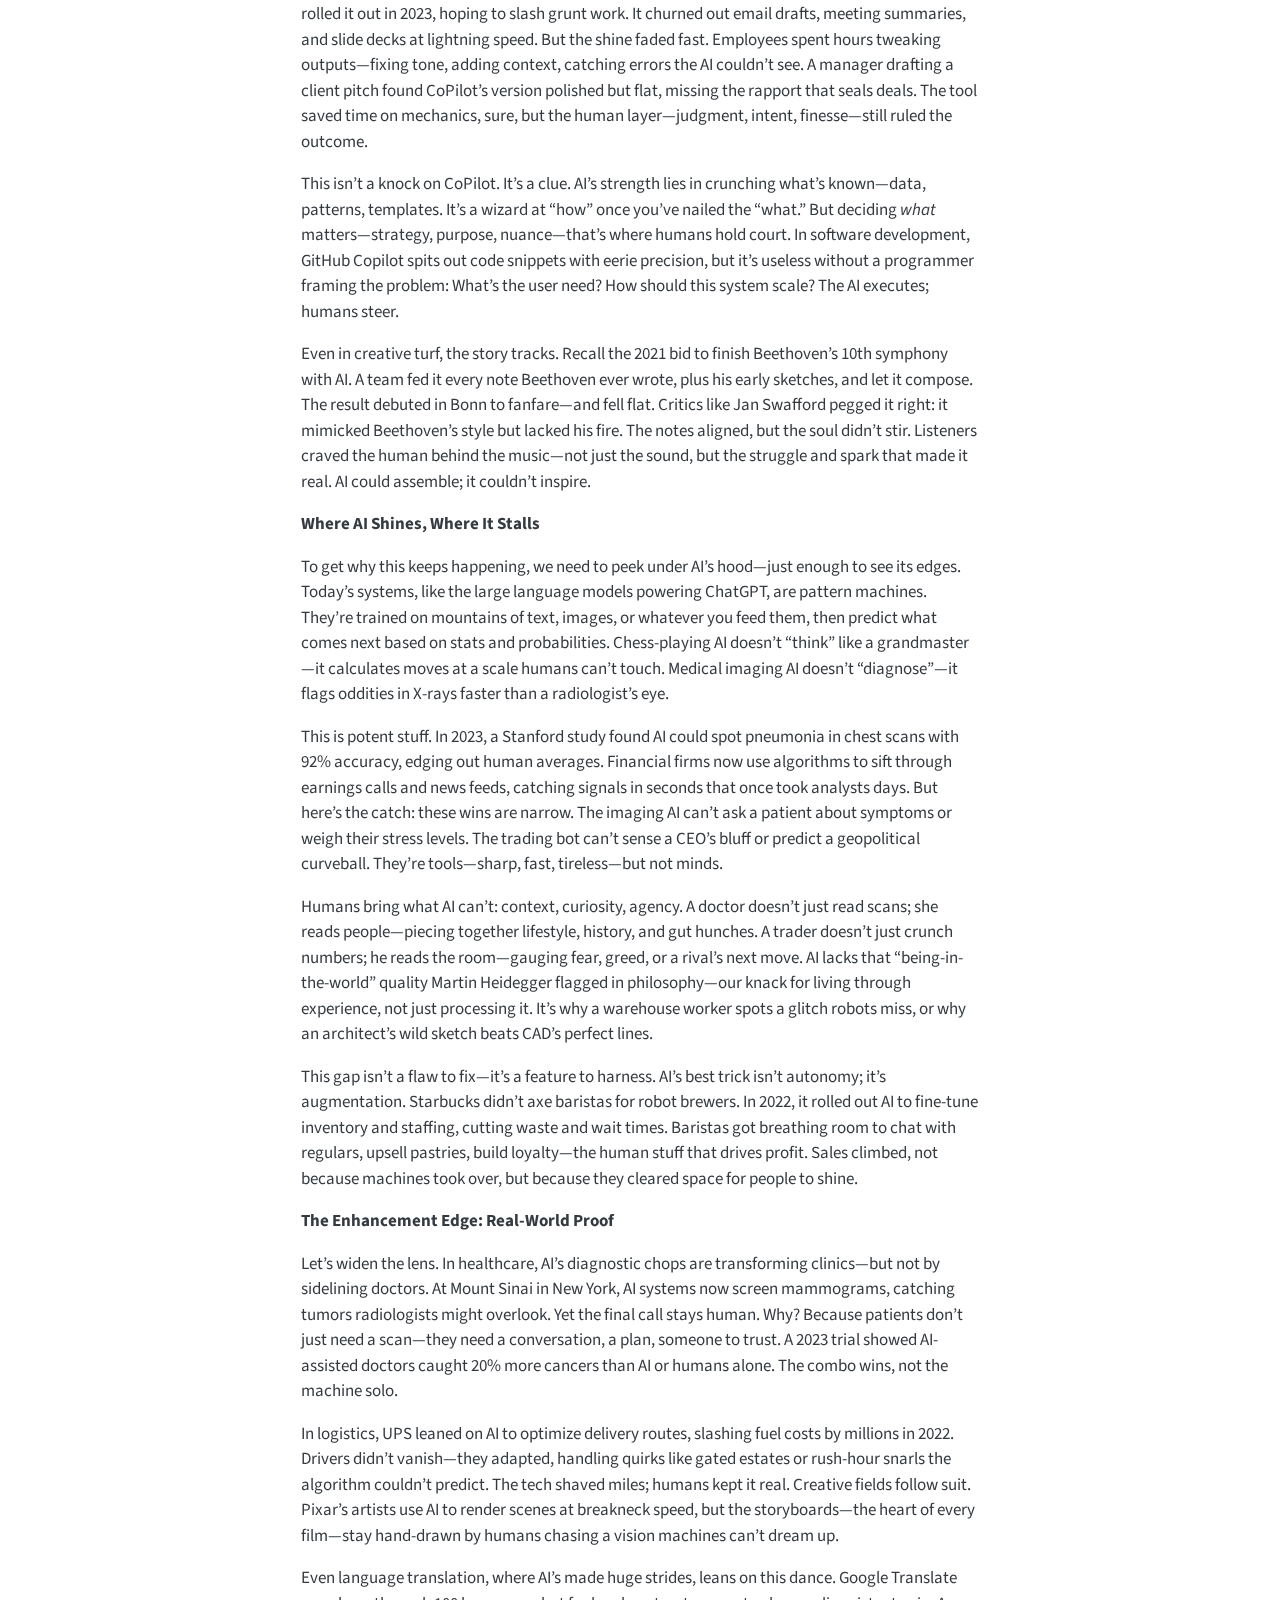
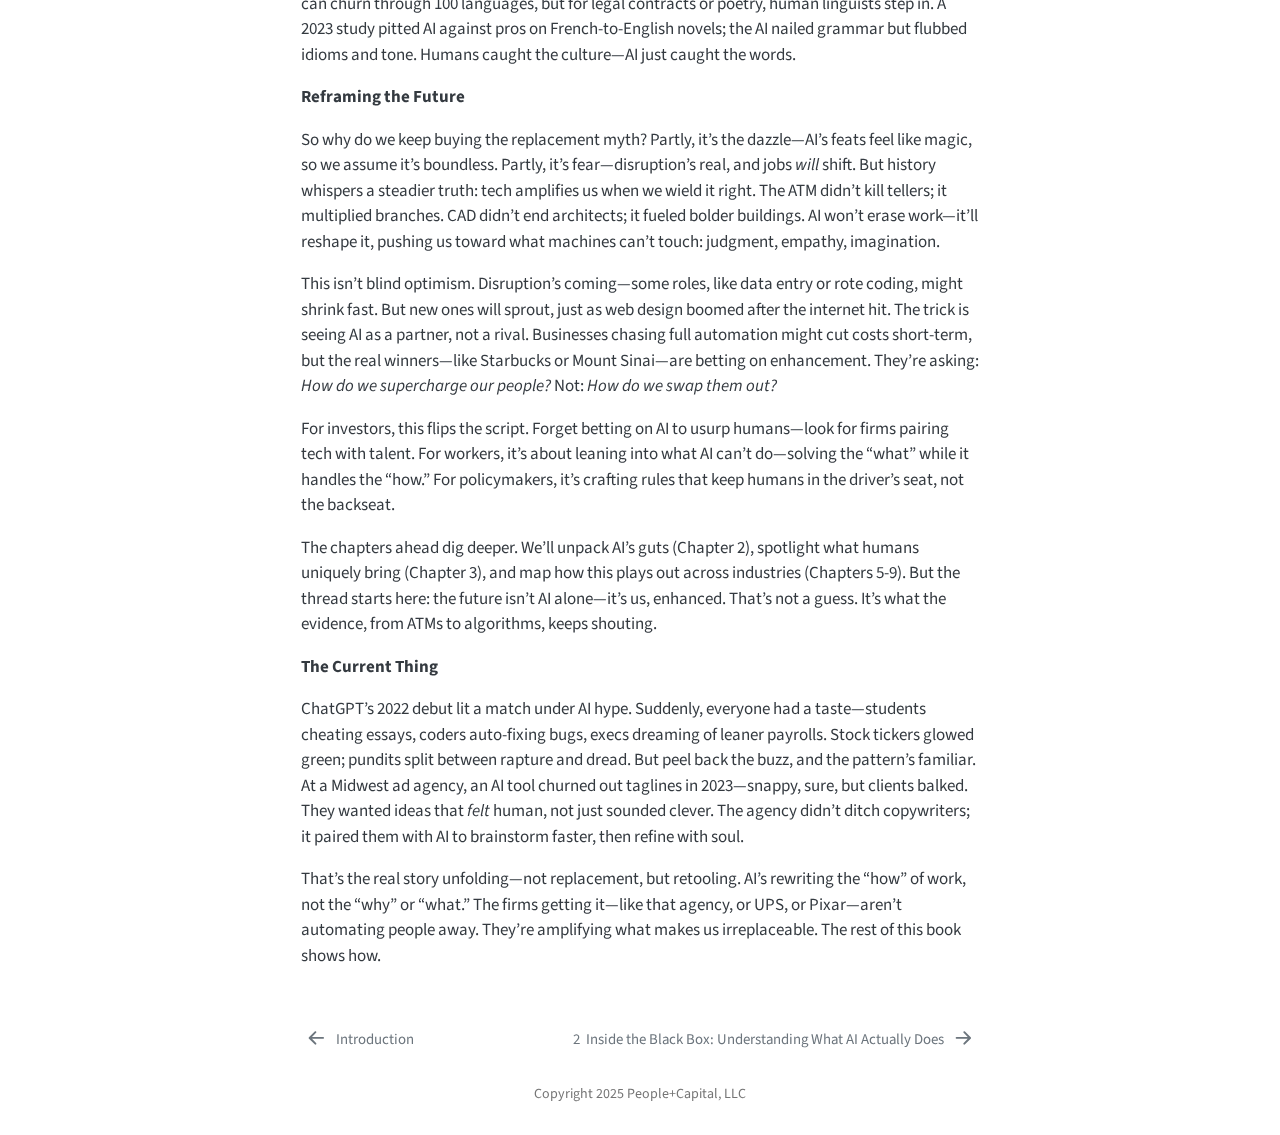
<file: docs/Ch01.html>
<!DOCTYPE html>
<html xmlns="http://www.w3.org/1999/xhtml" lang="en" xml:lang="en"><head>

<meta charset="utf-8">
<meta name="generator" content="quarto-1.6.39">

<meta name="viewport" content="width=device-width, initial-scale=1.0, user-scalable=yes">


<title>1&nbsp; The False Binary: Why AI Won’t Replace Human Work – The Human Element</title>
<style>
code{white-space: pre-wrap;}
span.smallcaps{font-variant: small-caps;}
div.columns{display: flex; gap: min(4vw, 1.5em);}
div.column{flex: auto; overflow-x: auto;}
div.hanging-indent{margin-left: 1.5em; text-indent: -1.5em;}
ul.task-list{list-style: none;}
ul.task-list li input[type="checkbox"] {
  width: 0.8em;
  margin: 0 0.8em 0.2em -1em; /* quarto-specific, see https://github.com/quarto-dev/quarto-cli/issues/4556 */ 
  vertical-align: middle;
}
/* CSS for citations */
div.csl-bib-body { }
div.csl-entry {
  clear: both;
  margin-bottom: 0em;
}
.hanging-indent div.csl-entry {
  margin-left:2em;
  text-indent:-2em;
}
div.csl-left-margin {
  min-width:2em;
  float:left;
}
div.csl-right-inline {
  margin-left:2em;
  padding-left:1em;
}
div.csl-indent {
  margin-left: 2em;
}</style>


<script src="site_libs/quarto-nav/quarto-nav.js"></script>
<script src="site_libs/quarto-nav/headroom.min.js"></script>
<script src="site_libs/clipboard/clipboard.min.js"></script>
<script src="site_libs/quarto-search/autocomplete.umd.js"></script>
<script src="site_libs/quarto-search/fuse.min.js"></script>
<script src="site_libs/quarto-search/quarto-search.js"></script>
<meta name="quarto:offset" content="./">
<link href="./Ch02.html" rel="next">
<link href="./intro.html" rel="prev">
<script src="site_libs/quarto-html/quarto.js"></script>
<script src="site_libs/quarto-html/popper.min.js"></script>
<script src="site_libs/quarto-html/tippy.umd.min.js"></script>
<script src="site_libs/quarto-html/anchor.min.js"></script>
<link href="site_libs/quarto-html/tippy.css" rel="stylesheet">
<link href="site_libs/quarto-html/quarto-syntax-highlighting-e26003cea8cd680ca0c55a263523d882.css" rel="stylesheet" id="quarto-text-highlighting-styles">
<script src="site_libs/bootstrap/bootstrap.min.js"></script>
<link href="site_libs/bootstrap/bootstrap-icons.css" rel="stylesheet">
<link href="site_libs/bootstrap/bootstrap-626149efe8f5d16e1d391ba177679bf0.min.css" rel="stylesheet" append-hash="true" id="quarto-bootstrap" data-mode="light">
<script id="quarto-search-options" type="application/json">{
  "location": "sidebar",
  "copy-button": false,
  "collapse-after": 3,
  "panel-placement": "start",
  "type": "textbox",
  "limit": 50,
  "keyboard-shortcut": [
    "f",
    "/",
    "s"
  ],
  "show-item-context": false,
  "language": {
    "search-no-results-text": "No results",
    "search-matching-documents-text": "matching documents",
    "search-copy-link-title": "Copy link to search",
    "search-hide-matches-text": "Hide additional matches",
    "search-more-match-text": "more match in this document",
    "search-more-matches-text": "more matches in this document",
    "search-clear-button-title": "Clear",
    "search-text-placeholder": "",
    "search-detached-cancel-button-title": "Cancel",
    "search-submit-button-title": "Submit",
    "search-label": "Search"
  }
}</script>


<link rel="stylesheet" href="_resources/css/normalize.css">
</head>

<body class="nav-sidebar floating">

<div id="quarto-search-results"></div>
  <header id="quarto-header" class="headroom fixed-top">
  <nav class="quarto-secondary-nav">
    <div class="container-fluid d-flex">
      <button type="button" class="quarto-btn-toggle btn" data-bs-toggle="collapse" role="button" data-bs-target=".quarto-sidebar-collapse-item" aria-controls="quarto-sidebar" aria-expanded="false" aria-label="Toggle sidebar navigation" onclick="if (window.quartoToggleHeadroom) { window.quartoToggleHeadroom(); }">
        <i class="bi bi-layout-text-sidebar-reverse"></i>
      </button>
        <nav class="quarto-page-breadcrumbs" aria-label="breadcrumb"><ol class="breadcrumb"><li class="breadcrumb-item"><a href="./Ch01.html"><span class="chapter-number">1</span>&nbsp; <span class="chapter-title">The False Binary: Why AI Won’t Replace Human Work</span></a></li></ol></nav>
        <a class="flex-grow-1" role="navigation" data-bs-toggle="collapse" data-bs-target=".quarto-sidebar-collapse-item" aria-controls="quarto-sidebar" aria-expanded="false" aria-label="Toggle sidebar navigation" onclick="if (window.quartoToggleHeadroom) { window.quartoToggleHeadroom(); }">      
        </a>
      <button type="button" class="btn quarto-search-button" aria-label="Search" onclick="window.quartoOpenSearch();">
        <i class="bi bi-search"></i>
      </button>
    </div>
  </nav>
</header>
<!-- content -->
<div id="quarto-content" class="quarto-container page-columns page-rows-contents page-layout-article">
<!-- sidebar -->
  <nav id="quarto-sidebar" class="sidebar collapse collapse-horizontal quarto-sidebar-collapse-item sidebar-navigation floating overflow-auto">
    <div class="pt-lg-2 mt-2 text-left sidebar-header">
    <div class="sidebar-title mb-0 py-0">
      <a href="./">The Human Element</a> 
        <div class="sidebar-tools-main">
    <div class="dropdown">
      <a href="" title="Download" id="quarto-navigation-tool-dropdown-0" class="quarto-navigation-tool dropdown-toggle px-1" data-bs-toggle="dropdown" aria-expanded="false" role="link" aria-label="Download"><i class="bi bi-download"></i></a>
      <ul class="dropdown-menu" aria-labelledby="quarto-navigation-tool-dropdown-0">
          <li>
            <a class="dropdown-item sidebar-tools-main-item" href="./The-Human-Element.pdf">
              <i class="bi bi-file-pdf pe-1"></i>
            Download PDF
            </a>
          </li>
          <li>
            <a class="dropdown-item sidebar-tools-main-item" href="./The-Human-Element.epub">
              <i class="bi bi-journal pe-1"></i>
            Download ePub
            </a>
          </li>
          <li>
            <a class="dropdown-item sidebar-tools-main-item" href="./The-Human-Element.docx">
              <i class="bi bi-file-word pe-1"></i>
            Download Docx
            </a>
          </li>
      </ul>
    </div>
</div>
    </div>
      </div>
        <div class="mt-2 flex-shrink-0 align-items-center">
        <div class="sidebar-search">
        <div id="quarto-search" class="" title="Search"></div>
        </div>
        </div>
    <div class="sidebar-menu-container"> 
    <ul class="list-unstyled mt-1">
        <li class="sidebar-item">
  <div class="sidebar-item-container"> 
  <a href="./index.html" class="sidebar-item-text sidebar-link">
 <span class="menu-text">Preface</span></a>
  </div>
</li>
        <li class="sidebar-item">
  <div class="sidebar-item-container"> 
  <a href="./intro.html" class="sidebar-item-text sidebar-link">
 <span class="menu-text">Introduction</span></a>
  </div>
</li>
        <li class="sidebar-item">
  <div class="sidebar-item-container"> 
  <a href="./Ch01.html" class="sidebar-item-text sidebar-link active">
 <span class="menu-text"><span class="chapter-number">1</span>&nbsp; <span class="chapter-title">The False Binary: Why AI Won’t Replace Human Work</span></span></a>
  </div>
</li>
        <li class="sidebar-item">
  <div class="sidebar-item-container"> 
  <a href="./Ch02.html" class="sidebar-item-text sidebar-link">
 <span class="menu-text"><span class="chapter-number">2</span>&nbsp; <span class="chapter-title">Inside the Black Box: Understanding What AI Actually Does</span></span></a>
  </div>
</li>
        <li class="sidebar-item">
  <div class="sidebar-item-container"> 
  <a href="./Ch03.html" class="sidebar-item-text sidebar-link">
 <span class="menu-text"><span class="chapter-number">3</span>&nbsp; <span class="chapter-title">The What-How Divide</span></span></a>
  </div>
</li>
        <li class="sidebar-item">
  <div class="sidebar-item-container"> 
  <a href="./Ch04.html" class="sidebar-item-text sidebar-link">
 <span class="menu-text"><span class="chapter-number">4</span>&nbsp; <span class="chapter-title">Beyond Computation: The Philosophy of Human Intelligence</span></span></a>
  </div>
</li>
        <li class="sidebar-item">
  <div class="sidebar-item-container"> 
  <a href="./Ch05.html" class="sidebar-item-text sidebar-link">
 <span class="menu-text"><span class="chapter-number">5</span>&nbsp; <span class="chapter-title">The Human Edge</span></span></a>
  </div>
</li>
        <li class="sidebar-item">
  <div class="sidebar-item-container"> 
  <a href="./Ch06.html" class="sidebar-item-text sidebar-link">
 <span class="menu-text"><span class="chapter-number">6</span>&nbsp; <span class="chapter-title">Finding the Sweet Spot</span></span></a>
  </div>
</li>
        <li class="sidebar-item">
  <div class="sidebar-item-container"> 
  <a href="./Ch07.html" class="sidebar-item-text sidebar-link">
 <span class="menu-text"><span class="chapter-number">7</span>&nbsp; <span class="chapter-title">The Implementation Challenge: Making Enhancement Work</span></span></a>
  </div>
</li>
        <li class="sidebar-item">
  <div class="sidebar-item-container"> 
  <a href="./Ch08.html" class="sidebar-item-text sidebar-link">
 <span class="menu-text"><span class="chapter-number">8</span>&nbsp; <span class="chapter-title">The Human Element in Creative Work</span></span></a>
  </div>
</li>
        <li class="sidebar-item">
  <div class="sidebar-item-container"> 
  <a href="./Ch09.html" class="sidebar-item-text sidebar-link">
 <span class="menu-text"><span class="chapter-number">9</span>&nbsp; <span class="chapter-title">Following the Money</span></span></a>
  </div>
</li>
        <li class="sidebar-item">
  <div class="sidebar-item-container"> 
  <a href="./Ch10.html" class="sidebar-item-text sidebar-link">
 <span class="menu-text"><span class="chapter-number">10</span>&nbsp; <span class="chapter-title">Building the Future: A Human-Centric Vision for AI</span></span></a>
  </div>
</li>
        <li class="sidebar-item">
  <div class="sidebar-item-container"> 
  <a href="./summary.html" class="sidebar-item-text sidebar-link">
 <span class="menu-text">Summary</span></a>
  </div>
</li>
        <li class="sidebar-item">
  <div class="sidebar-item-container"> 
  <a href="./about.html" class="sidebar-item-text sidebar-link">
 <span class="menu-text"><span class="chapter-number">11</span>&nbsp; <span class="chapter-title">About the Authors</span></span></a>
  </div>
</li>
        <li class="sidebar-item">
  <div class="sidebar-item-container"> 
  <a href="./references.html" class="sidebar-item-text sidebar-link">
 <span class="menu-text">References</span></a>
  </div>
</li>
    </ul>
    </div>
</nav>
<div id="quarto-sidebar-glass" class="quarto-sidebar-collapse-item" data-bs-toggle="collapse" data-bs-target=".quarto-sidebar-collapse-item"></div>
<!-- margin-sidebar -->
    <div id="quarto-margin-sidebar" class="sidebar margin-sidebar zindex-bottom">
        
    </div>
<!-- main -->
<main class="content" id="quarto-document-content">

<header id="title-block-header" class="quarto-title-block default">
<div class="quarto-title">
<h1 class="title"><span class="chapter-number">1</span>&nbsp; <span class="chapter-title">The False Binary: Why AI Won’t Replace Human Work</span></h1>
<p class="subtitle lead">How both AI doomsayers and utopians miss the fundamental nature of human-AI interaction</p>
</div>



<div class="quarto-title-meta">

    
  
    
  </div>
  


</header>


<p>When ATMs rolled out across bank lobbies in the 1970s, the forecast was grim for tellers. Machines that could spit out cash and swallow deposits seemed poised to erase a whole category of jobs. Why pay humans to handle transactions when steel boxes could do it faster and cheaper? Yet, the numbers told a different story. By the 1990s, the U.S. had <em>more</em> bank tellers than before ATMs arrived—not fewer. The machines slashed the cost of running a branch, so banks opened more of them. Tellers didn’t vanish; their work morphed into something less mechanical—advising customers, solving problems, building trust. Technology didn’t replace them. It redefined them.</p>
<p>This story isn’t an outlier. It’s a blueprint. From looms to assembly lines, every leap in automation has sparked the same debate: will machines liberate us or leave us jobless? Today, artificial intelligence has reignited that question with a vengeance. Techno-optimists paint a future where AI cures diseases and halts climate disasters, while doomsayers see a world of shuttered offices and idle hands. Both sides, though, are stuck in a false binary—replacement or utopia—that misses what’s really unfolding. AI isn’t here to take over human work. It’s here to amplify it. The evidence, from history to the latest deployments, shows that the most powerful outcomes come when humans and machines collaborate, not when one tries to oust the other.</p>
<p>This chapter sets the stage for that argument. We’ll unpack why the replacement narrative keeps falling short, explore where AI shines and where it stumbles, and show how this shift toward enhancement is already reshaping industries. The goal isn’t to dismiss AI’s potential or its disruptions—it’s to reframe the conversation around what it can realistically do alongside us.</p>
<p><strong>Beyond Replacement: The Historical Lens</strong></p>
<p>The ATM tale is a good starting point because it’s concrete. Between 1970 and 2010, teller jobs grew from about 500,000 to 600,000 in the U.S., even as ATMs ballooned from a handful to over 400,000. Banks didn’t ditch humans; they leaned on machines to handle the rote stuff—counting bills, processing checks—freeing tellers to tackle thornier tasks like mortgage advice or fraud disputes. The tech didn’t erase the human touch; it made it more valuable by stripping away the mundane.</p>
<p>This pattern echoes across decades. When computer-aided design (CAD) software hit architecture firms in the 1980s, skeptics predicted drafting tables would gather dust and architects would fade into obsolescence. Instead, CAD turbocharged creativity. Architects could test wilder ideas, tweak designs in real time, and pitch clients with vivid 3D models. Firms didn’t shrink—they expanded, hiring more talent to dream bigger. The software didn’t supplant human vision; it gave it wings.</p>
<p>Fast-forward to the 21st century, and the script holds. Amazon’s warehouses buzz with robots zipping packages along conveyor belts, yet human workers haven’t vanished. In 2023, the company employed over 1.5 million people—up from 800,000 in 2019—despite pouring billions into automation. Robots excel at fetching boxes, but humans handle the exceptions: a torn label, an odd-shaped item, a last-minute order tweak. The machines crank through the predictable; people wrestle with the messy. Together, they’ve turned Amazon into a logistics juggernaut—not by replacing workers, but by retooling their roles.</p>
<p>These examples cut through the hype. Technology doesn’t follow a straight line from human to machine. It zigzags, finding new ways to mesh with what we’re good at. AI, for all its dazzle, fits this mold—not breaks it.</p>
<p><strong>The Hype and the Hope: AI’s Modern Moment</strong></p>
<p>Enter ChatGPT in late 2022. Overnight, AI went from a buzzword to a living room guest. It could write poems, debug code, even fake a job interview. CEOs scribbled AI-first strategies, stocks like NVIDIA spiked, and headlines swung between marvel and panic. Some saw a golden age dawning—AI as the ultimate problem-solver. Others braced for collapse—white-collar jobs vaporized by algorithms. The truth, as usual, is less dramatic but more interesting.</p>
<p>Take Microsoft’s CoPilot, an AI baked into Office tools. A Fortune 500 consumer goods company rolled it out in 2023, hoping to slash grunt work. It churned out email drafts, meeting summaries, and slide decks at lightning speed. But the shine faded fast. Employees spent hours tweaking outputs—fixing tone, adding context, catching errors the AI couldn’t see. A manager drafting a client pitch found CoPilot’s version polished but flat, missing the rapport that seals deals. The tool saved time on mechanics, sure, but the human layer—judgment, intent, finesse—still ruled the outcome.</p>
<p>This isn’t a knock on CoPilot. It’s a clue. AI’s strength lies in crunching what’s known—data, patterns, templates. It’s a wizard at “how” once you’ve nailed the “what.” But deciding <em>what</em> matters—strategy, purpose, nuance—that’s where humans hold court. In software development, GitHub Copilot spits out code snippets with eerie precision, but it’s useless without a programmer framing the problem: What’s the user need? How should this system scale? The AI executes; humans steer.</p>
<p>Even in creative turf, the story tracks. Recall the 2021 bid to finish Beethoven’s 10th symphony with AI. A team fed it every note Beethoven ever wrote, plus his early sketches, and let it compose. The result debuted in Bonn to fanfare—and fell flat. Critics like Jan Swafford pegged it right: it mimicked Beethoven’s style but lacked his fire. The notes aligned, but the soul didn’t stir. Listeners craved the human behind the music—not just the sound, but the struggle and spark that made it real. AI could assemble; it couldn’t inspire.</p>
<p><strong>Where AI Shines, Where It Stalls</strong></p>
<p>To get why this keeps happening, we need to peek under AI’s hood—just enough to see its edges. Today’s systems, like the large language models powering ChatGPT, are pattern machines. They’re trained on mountains of text, images, or whatever you feed them, then predict what comes next based on stats and probabilities. Chess-playing AI doesn’t “think” like a grandmaster—it calculates moves at a scale humans can’t touch. Medical imaging AI doesn’t “diagnose”—it flags oddities in X-rays faster than a radiologist’s eye.</p>
<p>This is potent stuff. In 2023, a Stanford study found AI could spot pneumonia in chest scans with 92% accuracy, edging out human averages. Financial firms now use algorithms to sift through earnings calls and news feeds, catching signals in seconds that once took analysts days. But here’s the catch: these wins are narrow. The imaging AI can’t ask a patient about symptoms or weigh their stress levels. The trading bot can’t sense a CEO’s bluff or predict a geopolitical curveball. They’re tools—sharp, fast, tireless—but not minds.</p>
<p>Humans bring what AI can’t: context, curiosity, agency. A doctor doesn’t just read scans; she reads people—piecing together lifestyle, history, and gut hunches. A trader doesn’t just crunch numbers; he reads the room—gauging fear, greed, or a rival’s next move. AI lacks that “being-in-the-world” quality Martin Heidegger flagged in philosophy—our knack for living through experience, not just processing it. It’s why a warehouse worker spots a glitch robots miss, or why an architect’s wild sketch beats CAD’s perfect lines.</p>
<p>This gap isn’t a flaw to fix—it’s a feature to harness. AI’s best trick isn’t autonomy; it’s augmentation. Starbucks didn’t axe baristas for robot brewers. In 2022, it rolled out AI to fine-tune inventory and staffing, cutting waste and wait times. Baristas got breathing room to chat with regulars, upsell pastries, build loyalty—the human stuff that drives profit. Sales climbed, not because machines took over, but because they cleared space for people to shine.</p>
<p><strong>The Enhancement Edge: Real-World Proof</strong></p>
<p>Let’s widen the lens. In healthcare, AI’s diagnostic chops are transforming clinics—but not by sidelining doctors. At Mount Sinai in New York, AI systems now screen mammograms, catching tumors radiologists might overlook. Yet the final call stays human. Why? Because patients don’t just need a scan—they need a conversation, a plan, someone to trust. A 2023 trial showed AI-assisted doctors caught 20% more cancers than AI or humans alone. The combo wins, not the machine solo.</p>
<p>In logistics, UPS leaned on AI to optimize delivery routes, slashing fuel costs by millions in 2022. Drivers didn’t vanish—they adapted, handling quirks like gated estates or rush-hour snarls the algorithm couldn’t predict. The tech shaved miles; humans kept it real. Creative fields follow suit. Pixar’s artists use AI to render scenes at breakneck speed, but the storyboards—the heart of every film—stay hand-drawn by humans chasing a vision machines can’t dream up.</p>
<p>Even language translation, where AI’s made huge strides, leans on this dance. Google Translate can churn through 100 languages, but for legal contracts or poetry, human linguists step in. A 2023 study pitted AI against pros on French-to-English novels; the AI nailed grammar but flubbed idioms and tone. Humans caught the culture—AI just caught the words.</p>
<p><strong>Reframing the Future</strong></p>
<p>So why do we keep buying the replacement myth? Partly, it’s the dazzle—AI’s feats feel like magic, so we assume it’s boundless. Partly, it’s fear—disruption’s real, and jobs <em>will</em> shift. But history whispers a steadier truth: tech amplifies us when we wield it right. The ATM didn’t kill tellers; it multiplied branches. CAD didn’t end architects; it fueled bolder buildings. AI won’t erase work—it’ll reshape it, pushing us toward what machines can’t touch: judgment, empathy, imagination.</p>
<p>This isn’t blind optimism. Disruption’s coming—some roles, like data entry or rote coding, might shrink fast. But new ones will sprout, just as web design boomed after the internet hit. The trick is seeing AI as a partner, not a rival. Businesses chasing full automation might cut costs short-term, but the real winners—like Starbucks or Mount Sinai—are betting on enhancement. They’re asking: <em>How do we supercharge our people?</em> Not: <em>How do we swap them out?</em></p>
<p>For investors, this flips the script. Forget betting on AI to usurp humans—look for firms pairing tech with talent. For workers, it’s about leaning into what AI can’t do—solving the “what” while it handles the “how.” For policymakers, it’s crafting rules that keep humans in the driver’s seat, not the backseat.</p>
<p>The chapters ahead dig deeper. We’ll unpack AI’s guts (Chapter 2), spotlight what humans uniquely bring (Chapter 3), and map how this plays out across industries (Chapters 5-9). But the thread starts here: the future isn’t AI alone—it’s us, enhanced. That’s not a guess. It’s what the evidence, from ATMs to algorithms, keeps shouting.</p>
<p><strong>The Current Thing</strong></p>
<p>ChatGPT’s 2022 debut lit a match under AI hype. Suddenly, everyone had a taste—students cheating essays, coders auto-fixing bugs, execs dreaming of leaner payrolls. Stock tickers glowed green; pundits split between rapture and dread. But peel back the buzz, and the pattern’s familiar. At a Midwest ad agency, an AI tool churned out taglines in 2023—snappy, sure, but clients balked. They wanted ideas that <em>felt</em> human, not just sounded clever. The agency didn’t ditch copywriters; it paired them with AI to brainstorm faster, then refine with soul.</p>
<p>That’s the real story unfolding—not replacement, but retooling. AI’s rewriting the “how” of work, not the “why” or “what.” The firms getting it—like that agency, or UPS, or Pixar—aren’t automating people away. They’re amplifying what makes us irreplaceable. The rest of this book shows how.</p>


<div id="refs" class="references csl-bib-body hanging-indent" data-entry-spacing="0" role="list" style="display: none">
<div id="ref-abdin_phi-3_2024" class="csl-entry" role="listitem">
Abdin, Marah, Sam Ade Jacobs, Ammar Ahmad Awan, Jyoti Aneja, Ahmed Awadallah, Hany Awadalla, Nguyen Bach, et al. 2024. <span>“Phi-3 <span>Technical</span> <span>Report</span>: <span>A</span> <span>Highly</span> <span>Capable</span> <span>Language</span> <span>Model</span> <span>Locally</span> on <span>Your</span> <span>Phone</span>.”</span> arXiv. <a href="http://arxiv.org/abs/2404.14219">http://arxiv.org/abs/2404.14219</a>.
</div>
<div id="ref-ai_yi_2024" class="csl-entry" role="listitem">
AI, 01, Alex Young, Bei Chen, Chao Li, Chengen Huang, Ge Zhang, Guanwei Zhang, et al. 2024. <span>“Yi: <span>Open</span> <span>Foundation</span> <span>Models</span> by 01.<span>AI</span>.”</span> arXiv. <a href="http://arxiv.org/abs/2403.04652">http://arxiv.org/abs/2403.04652</a>.
</div>
<div id="ref-alamdari_protein_2023" class="csl-entry" role="listitem">
Alamdari, Sarah, Nitya Thakkar, Rianne Van Den Berg, Alex Xijie Lu, Nicolo Fusi, Ava Pardis Amini, and Kevin K Yang. 2023. <span>“Protein Generation with Evolutionary Diffusion: Sequence Is All You Need.”</span> Preprint. Bioengineering. <a href="https://doi.org/10.1101/2023.09.11.556673">https://doi.org/10.1101/2023.09.11.556673</a>.
</div>
<div id="ref-bender_dangers_2021" class="csl-entry" role="listitem">
Bender, Emily M., Timnit Gebru, Angelina McMillan-Major, and Shmargaret Shmitchell. 2021. <span>“On the <span>Dangers</span> of <span>Stochastic</span> <span>Parrots</span>: <span>Can</span> <span>Language</span> <span>Models</span> <span>Be</span> <span>Too</span> <span>Big</span>? 🦜.”</span> In <em>Proceedings of the 2021 <span>ACM</span> <span>Conference</span> on <span>Fairness</span>, <span>Accountability</span>, and <span>Transparency</span></em>, 610–23. Virtual Event Canada: ACM. <a href="https://doi.org/10.1145/3442188.3445922">https://doi.org/10.1145/3442188.3445922</a>.
</div>
<div id="ref-berglund_reversal_2023" class="csl-entry" role="listitem">
Berglund, Lukas, Meg Tong, Max Kaufmann, Mikita Balesni, Asa Cooper Stickland, Tomasz Korbak, and Owain Evans. 2023. <span>“The <span>Reversal</span> <span>Curse</span>: <span>LLMs</span> Trained on "<span>A</span> Is <span>B</span>" Fail to Learn "<span>B</span> Is <span>A</span>".”</span> arXiv. <a href="http://arxiv.org/abs/2309.12288">http://arxiv.org/abs/2309.12288</a>.
</div>
<div id="ref-bsharat_principled_2023" class="csl-entry" role="listitem">
Bsharat, Sondos Mahmoud, Aidar Myrzakhan, and Zhiqiang Shen. 2023. <span>“Principled <span>Instructions</span> <span>Are</span> <span>All</span> <span>You</span> <span>Need</span> for <span>Questioning</span> <span>LLaMA</span>-1/2, <span>GPT</span>-3.5/4.”</span> arXiv. <a href="http://arxiv.org/abs/2312.16171">http://arxiv.org/abs/2312.16171</a>.
</div>
<div id="ref-burtch_consequences_2024" class="csl-entry" role="listitem">
Burtch, Gordon, Dokyun Lee, and Zhichen Chen. 2024. <span>“The Consequences of Generative <span>AI</span> for Online Knowledge Communities.”</span> <em>Scientific Reports</em> 14 (1): 10413. <a href="https://doi.org/10.1038/s41598-024-61221-0">https://doi.org/10.1038/s41598-024-61221-0</a>.
</div>
<div id="ref-butlin_consciousness_2023" class="csl-entry" role="listitem">
Butlin, Patrick, Robert Long, Eric Elmoznino, Yoshua Bengio, Jonathan Birch, Axel Constant, George Deane, et al. 2023. <span>“Consciousness in <span>Artificial</span> <span>Intelligence</span>: <span>Insights</span> from the <span>Science</span> of <span>Consciousness</span>.”</span> <a href="https://doi.org/10.48550/ARXIV.2308.08708">https://doi.org/10.48550/ARXIV.2308.08708</a>.
</div>
<div id="ref-carlini_stealing_2024" class="csl-entry" role="listitem">
Carlini, Nicholas, Daniel Paleka, Krishnamurthy Dj Dvijotham, Thomas Steinke, Jonathan Hayase, A. Feder Cooper, Katherine Lee, et al. 2024. <span>“Stealing <span>Part</span> of a <span>Production</span> <span>Language</span> <span>Model</span>.”</span> arXiv. <a href="http://arxiv.org/abs/2403.06634">http://arxiv.org/abs/2403.06634</a>.
</div>
<div id="ref-chang_speak_2023" class="csl-entry" role="listitem">
Chang, Kent K., Mackenzie Cramer, Sandeep Soni, and David Bamman. 2023a. <span>“Speak, <span>Memory</span>: <span>An</span> <span>Archaeology</span> of <span>Books</span> <span>Known</span> to <span>ChatGPT</span>/<span>GPT</span>-4.”</span> <a href="https://doi.org/10.48550/ARXIV.2305.00118">https://doi.org/10.48550/ARXIV.2305.00118</a>.
</div>
<div id="ref-chang_speak_2023-1" class="csl-entry" role="listitem">
———. 2023b. <span>“Speak, <span>Memory</span>: <span>An</span> <span>Archaeology</span> of <span>Books</span> <span>Known</span> to <span>ChatGPT</span>/<span>GPT</span>-4.”</span> arXiv. <a href="http://arxiv.org/abs/2305.00118">http://arxiv.org/abs/2305.00118</a>.
</div>
<div id="ref-de__fauw_clinically_2018" class="csl-entry" role="listitem">
De Fauw, Jeffrey, Joseph R. Ledsam, Bernardino Romera-Paredes, Stanislav Nikolov, Nenad Tomasev, Sam Blackwell, Harry Askham, et al. 2018. <span>“Clinically Applicable Deep Learning for Diagnosis and Referral in Retinal Disease.”</span> <em>Nature Medicine</em> 24 (9): 1342–50. <a href="https://doi.org/10.1038/s41591-018-0107-6">https://doi.org/10.1038/s41591-018-0107-6</a>.
</div>
<div id="ref-di_palma_evaluating_2023" class="csl-entry" role="listitem">
Di Palma, Dario, Giovanni Maria Biancofiore, Vito Walter Anelli, Fedelucio Narducci, Tommaso Di Noia, and Eugenio Di Sciascio. 2023. <span>“Evaluating <span>ChatGPT</span> as a <span>Recommender</span> <span>System</span>: <span>A</span> <span>Rigorous</span> <span>Approach</span>.”</span> arXiv. <a href="http://arxiv.org/abs/2309.03613">http://arxiv.org/abs/2309.03613</a>.
</div>
<div id="ref-dodge_documenting_2021" class="csl-entry" role="listitem">
Dodge, Jesse, Maarten Sap, Ana Marasović, William Agnew, Gabriel Ilharco, Dirk Groeneveld, Margaret Mitchell, and Matt Gardner. 2021. <span>“Documenting <span>Large</span> <span>Webtext</span> <span>Corpora</span>: <span>A</span> <span>Case</span> <span>Study</span> on the <span>Colossal</span> <span>Clean</span> <span>Crawled</span> <span>Corpus</span>.”</span> <a href="https://doi.org/10.48550/ARXIV.2104.08758">https://doi.org/10.48550/ARXIV.2104.08758</a>.
</div>
<div id="ref-dreyfus_why_2007" class="csl-entry" role="listitem">
Dreyfus, Hubert L. 2007. <span>“Why <span>Heideggerian</span> <span>AI</span> <span>Failed</span> and <span>How</span> <span>Fixing</span> It <span>Would</span> <span>Require</span> <span>Making</span> It <span>More</span> <span>Heideggerian</span>.”</span> <em>Philosophical Psychology</em> 20 (2): 247–68. <a href="https://doi.org/10.1080/09515080701239510">https://doi.org/10.1080/09515080701239510</a>.
</div>
<div id="ref-epoch_ai_data_2024" class="csl-entry" role="listitem">
Epoch AI. 2024. <span>“Data on <span>Large</span> <span>Language</span> <span>AI</span> <span>Models</span>.”</span> <a href="https://epochai.org/data/large-scale-ai-models">https://epochai.org/data/large-scale-ai-models</a>.
</div>
<div id="ref-erdil_explosive_2024" class="csl-entry" role="listitem">
Erdil, Ege, and Tamay Besiroglu. 2024. <span>“Explosive Growth from <span>AI</span> Automation: <span>A</span> Review of the Arguments.”</span> arXiv. <a href="http://arxiv.org/abs/2309.11690">http://arxiv.org/abs/2309.11690</a>.
</div>
<div id="ref-esteva_guide_2019" class="csl-entry" role="listitem">
Esteva, Andre, Alexandre Robicquet, Bharath Ramsundar, Volodymyr Kuleshov, Mark DePristo, Katherine Chou, Claire Cui, Greg Corrado, Sebastian Thrun, and Jeff Dean. 2019. <span>“A Guide to Deep Learning in Healthcare.”</span> <em>Nature Medicine</em> 25 (1): 24–29. <a href="https://doi.org/10.1038/s41591-018-0316-z">https://doi.org/10.1038/s41591-018-0316-z</a>.
</div>
<div id="ref-feng_pretraining_2023" class="csl-entry" role="listitem">
Feng, Shangbin, Chan Young Park, Yuhan Liu, and Yulia Tsvetkov. 2023. <span>“From <span>Pretraining</span> <span>Data</span> to <span>Language</span> <span>Models</span> to <span>Downstream</span> <span>Tasks</span>: <span>Tracking</span> the <span>Trails</span> of <span>Political</span> <span>Biases</span> <span>Leading</span> to <span>Unfair</span> <span>NLP</span> <span>Models</span>.”</span> <a href="https://doi.org/10.48550/ARXIV.2305.08283">https://doi.org/10.48550/ARXIV.2305.08283</a>.
</div>
<div id="ref-goh_large_2024" class="csl-entry" role="listitem">
Goh, Ethan, Robert Gallo, Jason Hom, Eric Strong, Yingjie Weng, Hannah Kerman, Joséphine A. Cool, et al. 2024. <span>“Large <span>Language</span> <span>Model</span> <span>Influence</span> on <span>Diagnostic</span> <span>Reasoning</span>: <span>A</span> <span>Randomized</span> <span>Clinical</span> <span>Trial</span>.”</span> <em>JAMA Network Open</em> 7 (10): e2440969. <a href="https://doi.org/10.1001/jamanetworkopen.2024.40969">https://doi.org/10.1001/jamanetworkopen.2024.40969</a>.
</div>
<div id="ref-grossmann_ai_2023" class="csl-entry" role="listitem">
Grossmann, Igor, Matthew Feinberg, Dawn C. Parker, Nicholas A. Christakis, Philip E. Tetlock, and William A. Cunningham. 2023. <span>“<span>AI</span> and the Transformation of Social Science Research.”</span> <em>Science</em> 380 (6650): 1108–9. <a href="https://doi.org/10.1126/science.adi1778">https://doi.org/10.1126/science.adi1778</a>.
</div>
<div id="ref-gupta_calm_2023" class="csl-entry" role="listitem">
Gupta, Vipul, Pranav Narayanan Venkit, Hugo Laurençon, Shomir Wilson, and Rebecca J. Passonneau. 2023. <span>“<span>CALM</span> : <span>A</span> <span>Multi</span>-Task <span>Benchmark</span> for <span>Comprehensive</span> <span>Assessment</span> of <span>Language</span> <span>Model</span> <span>Bias</span>.”</span> arXiv. <a href="http://arxiv.org/abs/2308.12539">http://arxiv.org/abs/2308.12539</a>.
</div>
<div id="ref-he_foundation_2024" class="csl-entry" role="listitem">
He, Yuting, Fuxiang Huang, Xinrui Jiang, Yuxiang Nie, Minghao Wang, Jiguang Wang, and Hao Chen. 2024. <span>“Foundation <span>Model</span> for <span>Advancing</span> <span>Healthcare</span>: <span>Challenges</span>, <span>Opportunities</span>, and <span>Future</span> <span>Directions</span>.”</span> arXiv. <a href="http://arxiv.org/abs/2404.03264">http://arxiv.org/abs/2404.03264</a>.
</div>
<div id="ref-hendy_how_2023" class="csl-entry" role="listitem">
Hendy, Amr, Mohamed Abdelrehim, Amr Sharaf, Vikas Raunak, Mohamed Gabr, Hitokazu Matsushita, Young Jin Kim, Mohamed Afify, and Hany Hassan Awadalla. 2023. <span>“How <span>Good</span> <span>Are</span> <span>GPT</span> <span>Models</span> at <span>Machine</span> <span>Translation</span>? <span>A</span> <span>Comprehensive</span> <span>Evaluation</span>.”</span> arXiv. <a href="http://arxiv.org/abs/2302.09210">http://arxiv.org/abs/2302.09210</a>.
</div>
<div id="ref-hicks_chatgpt_2024" class="csl-entry" role="listitem">
Hicks, Michael Townsen, James Humphries, and Joe Slater. 2024. <span>“<span>ChatGPT</span> Is Bullshit.”</span> <em>Ethics and Information Technology</em> 26 (2): 38. <a href="https://doi.org/10.1007/s10676-024-09775-5">https://doi.org/10.1007/s10676-024-09775-5</a>.
</div>
<div id="ref-hoffmann_training_2022" class="csl-entry" role="listitem">
Hoffmann, Jordan, Sebastian Borgeaud, Arthur Mensch, Elena Buchatskaya, Trevor Cai, Eliza Rutherford, Diego de Las Casas, et al. 2022. <span>“Training <span>Compute</span>-<span>Optimal</span> <span>Large</span> <span>Language</span> <span>Models</span>.”</span> arXiv. <a href="http://arxiv.org/abs/2203.15556">http://arxiv.org/abs/2203.15556</a>.
</div>
<div id="ref-hopkins_artificial_2023" class="csl-entry" role="listitem">
Hopkins, Ashley M, Jessica M Logan, Ganessan Kichenadasse, and Michael J Sorich. 2023. <span>“Artificial Intelligence Chatbots Will Revolutionize How Cancer Patients Access Information: <span>ChatGPT</span> Represents a Paradigm-Shift.”</span> <em>JNCI Cancer Spectrum</em> 7 (2): pkad010. <a href="https://doi.org/10.1093/jncics/pkad010">https://doi.org/10.1093/jncics/pkad010</a>.
</div>
<div id="ref-hristidis_chatgpt_2023" class="csl-entry" role="listitem">
Hristidis, Vagelis, Nicole Ruggiano, Ellen L Brown, Sai Rithesh Reddy Ganta, and Selena Stewart. 2023. <span>“<span>ChatGPT</span> Vs <span>Google</span> for <span>Queries</span> <span>Related</span> to <span>Dementia</span> and <span>Other</span> <span>Cognitive</span> <span>Decline</span>: <span>Comparison</span> of <span>Results</span>.”</span> <em>Journal of Medical Internet Research</em> 25 (July): e48966. <a href="https://doi.org/10.2196/48966">https://doi.org/10.2196/48966</a>.
</div>
<div id="ref-huang_propaganda_2013" class="csl-entry" role="listitem">
Huang, Haifeng, and Zhi Li. 2013. <span>“Propaganda and <span>Signaling</span>.”</span> <em>SSRN Electronic Journal</em>. <a href="https://doi.org/10.2139/ssrn.2325101">https://doi.org/10.2139/ssrn.2325101</a>.
</div>
<div id="ref-huang_crispr-gpt_2024" class="csl-entry" role="listitem">
Huang, Kaixuan, Yuanhao Qu, Henry Cousins, William A. Johnson, Di Yin, Mihir Shah, Denny Zhou, Russ Altman, Mengdi Wang, and Le Cong. 2024. <span>“<span>CRISPR</span>-<span>GPT</span>: <span>An</span> <span>LLM</span> <span>Agent</span> for <span>Automated</span> <span>Design</span> of <span>Gene</span>-<span>Editing</span> <span>Experiments</span>.”</span> arXiv. <a href="http://arxiv.org/abs/2404.18021">http://arxiv.org/abs/2404.18021</a>.
</div>
<div id="ref-jackson_exposure_2023" class="csl-entry" role="listitem">
Jackson, Joshua Conrad, Kai Chi Yam, Pok Man Tang, Chris G. Sibley, and Adam Waytz. 2023. <span>“Exposure to Automation Explains Religious Declines.”</span> <em>Proceedings of the National Academy of Sciences</em> 120 (34): e2304748120. <a href="https://doi.org/10.1073/pnas.2304748120">https://doi.org/10.1073/pnas.2304748120</a>.
</div>
<div id="ref-jin_darkbert_2023" class="csl-entry" role="listitem">
Jin, Youngjin, Eugene Jang, Jian Cui, Jin-Woo Chung, Yongjae Lee, and Seungwon Shin. 2023. <span>“<span>DarkBERT</span>: <span>A</span> <span>Language</span> <span>Model</span> for the <span>Dark</span> <span>Side</span> of the <span>Internet</span>.”</span> <a href="https://doi.org/10.48550/ARXIV.2305.08596">https://doi.org/10.48550/ARXIV.2305.08596</a>.
</div>
<div id="ref-jing_alphafold_2024" class="csl-entry" role="listitem">
Jing, Bowen, Bonnie Berger, and Tommi Jaakkola. 2024. <span>“<span>AlphaFold</span> <span>Meets</span> <span>Flow</span> <span>Matching</span> for <span>Generating</span> <span>Protein</span> <span>Ensembles</span>.”</span> arXiv. <a href="http://arxiv.org/abs/2402.04845">http://arxiv.org/abs/2402.04845</a>.
</div>
<div id="ref-kaddour_challenges_2023" class="csl-entry" role="listitem">
Kaddour, Jean, Joshua Harris, Maximilian Mozes, Herbie Bradley, Roberta Raileanu, and Robert McHardy. 2023. <span>“Challenges and <span>Applications</span> of <span>Large</span> <span>Language</span> <span>Models</span>.”</span> <a href="https://doi.org/10.48550/ARXIV.2307.10169">https://doi.org/10.48550/ARXIV.2307.10169</a>.
</div>
<div id="ref-kallini_mission_2024" class="csl-entry" role="listitem">
Kallini, Julie, Isabel Papadimitriou, Richard Futrell, Kyle Mahowald, and Christopher Potts. 2024. <span>“Mission: <span>Impossible</span> <span>Language</span> <span>Models</span>.”</span> arXiv. <a href="http://arxiv.org/abs/2401.06416">http://arxiv.org/abs/2401.06416</a>.
</div>
<div id="ref-kanjee_accuracy_2023" class="csl-entry" role="listitem">
Kanjee, Zahir, Byron Crowe, and Adam Rodman. 2023. <span>“Accuracy of a <span>Generative</span> <span>Artificial</span> <span>Intelligence</span> <span>Model</span> in a <span>Complex</span> <span>Diagnostic</span> <span>Challenge</span>.”</span> <em>JAMA</em> 330 (1): 78. <a href="https://doi.org/10.1001/jama.2023.8288">https://doi.org/10.1001/jama.2023.8288</a>.
</div>
<div id="ref-kaufman_acoustic_2023" class="csl-entry" role="listitem">
Kaufman, Jaycee M., Anirudh Thommandram, and Yan Fossat. 2023. <span>“Acoustic <span>Analysis</span> and <span>Prediction</span> of <span>Type</span> 2 <span>Diabetes</span> <span>Mellitus</span> <span>Using</span> <span>Smartphone</span>-<span>Recorded</span> <span>Voice</span> <span>Segments</span>.”</span> <em>Mayo Clinic Proceedings: Digital Health</em> 1 (4): 534–44. <a href="https://doi.org/10.1016/j.mcpdig.2023.08.005">https://doi.org/10.1016/j.mcpdig.2023.08.005</a>.
</div>
<div id="ref-killock_ai_2020" class="csl-entry" role="listitem">
Killock, David. 2020. <span>“<span>AI</span> Outperforms Radiologists in Mammographic Screening.”</span> <em>Nature Reviews Clinical Oncology</em> 17 (3): 134–34. <a href="https://doi.org/10.1038/s41571-020-0329-7">https://doi.org/10.1038/s41571-020-0329-7</a>.
</div>
<div id="ref-kim_health-llm_2024" class="csl-entry" role="listitem">
Kim, Yubin, Xuhai Xu, Daniel McDuff, Cynthia Breazeal, and Hae Won Park. 2024. <span>“Health-<span>LLM</span>: <span>Large</span> <span>Language</span> <span>Models</span> for <span>Health</span> <span>Prediction</span> via <span>Wearable</span> <span>Sensor</span> <span>Data</span>.”</span> arXiv. <a href="http://arxiv.org/abs/2401.06866">http://arxiv.org/abs/2401.06866</a>.
</div>
<div id="ref-kung_performance_2022" class="csl-entry" role="listitem">
Kung, Tiffany H., Morgan Cheatham, ChatGPT, Arielle Medenilla, Czarina Sillos, Lorie De Leon, Camille Elepaño, et al. 2022. <span>“Performance of <span>ChatGPT</span> on <span>USMLE</span>: <span>Potential</span> for <span>AI</span>-<span>Assisted</span> <span>Medical</span> <span>Education</span> <span>Using</span> <span>Large</span> <span>Language</span> <span>Models</span>.”</span> Preprint. Medical Education. <a href="https://doi.org/10.1101/2022.12.19.22283643">https://doi.org/10.1101/2022.12.19.22283643</a>.
</div>
<div id="ref-larson_myth_2021" class="csl-entry" role="listitem">
Larson, Erik J. 2021a. <em>The Myth of Artificial Intelligence: Why Computers Can’t Think the Way We Do</em>. Cambridge, Massachusetts London, England: The Belknap Press of Harvard University Press.
</div>
<div id="ref-larson_myth_2021-1" class="csl-entry" role="listitem">
———. 2021b. <em>The Myth of Artificial Intelligence: Why Computers Can’t Think the Way We Do</em>. Cambridge, Massachusetts: The Belknap Press of Harvard University Press.
</div>
<div id="ref-lee_deep_2017" class="csl-entry" role="listitem">
Lee, Cecilia S., Doug M. Baughman, and Aaron Y. Lee. 2017. <span>“Deep <span>Learning</span> <span>Is</span> <span>Effective</span> for <span>Classifying</span> <span>Normal</span> Versus <span>Age</span>-<span>Related</span> <span>Macular</span> <span>Degeneration</span> <span>OCT</span> <span>Images</span>.”</span> <em>Ophthalmology Retina</em> 1 (4): 322–27. <a href="https://doi.org/10.1016/j.oret.2016.12.009">https://doi.org/10.1016/j.oret.2016.12.009</a>.
</div>
<div id="ref-drazen_benefits_2023" class="csl-entry" role="listitem">
Lee, Peter, Sebastien Bubeck, and Joseph Petro. 2023. <span>“Benefits, <span>Limits</span>, and <span>Risks</span> of <span>GPT</span>-4 as an <span>AI</span> <span>Chatbot</span> for <span>Medicine</span>.”</span> Edited by Jeffrey M. Drazen, Isaac S. Kohane, and Tze-Yun Leong. <em>New England Journal of Medicine</em> 388 (13): 1233–39. <a href="https://doi.org/10.1056/NEJMsr2214184">https://doi.org/10.1056/NEJMsr2214184</a>.
</div>
<div id="ref-lee_ai_2023" class="csl-entry" role="listitem">
Lee, Peter, Carey Goldberg, and Isaac Kohane. 2023. <em>The <span>AI</span> Revolution in Medicine: <span>GPT</span>-4 and Beyond</em>. 1st ed. Hoboken: Pearson.
</div>
<div id="ref-leivada_dall-e_2022" class="csl-entry" role="listitem">
Leivada, Evelina, Elliot Murphy, and Gary Marcus. 2022. <span>“<span>DALL</span>-<span>E</span> 2 <span>Fails</span> to <span>Reliably</span> <span>Capture</span> <span>Common</span> <span>Syntactic</span> <span>Processes</span>.”</span> arXiv. <a href="http://arxiv.org/abs/2210.12889">http://arxiv.org/abs/2210.12889</a>.
</div>
<div id="ref-lenat_getting_2023" class="csl-entry" role="listitem">
Lenat, Doug, and Gary Marcus. 2023. <span>“Getting from <span>Generative</span> <span>AI</span> to <span>Trustworthy</span> <span>AI</span>: <span>What</span> <span>LLMs</span> Might Learn from <span>Cyc</span>.”</span> arXiv. <a href="http://arxiv.org/abs/2308.04445">http://arxiv.org/abs/2308.04445</a>.
</div>
<div id="ref-li_transformer-lite_2024" class="csl-entry" role="listitem">
Li, Luchang, Sheng Qian, Jie Lu, Lunxi Yuan, Rui Wang, and Qin Xie. 2024. <span>“Transformer-<span>Lite</span>: <span>High</span>-Efficiency <span>Deployment</span> of <span>Large</span> <span>Language</span> <span>Models</span> on <span>Mobile</span> <span>Phone</span> <span>GPUs</span>.”</span> arXiv. <a href="http://arxiv.org/abs/2403.20041">http://arxiv.org/abs/2403.20041</a>.
</div>
<div id="ref-liu_evaluating_2023" class="csl-entry" role="listitem">
Liu, Nelson F., Tianyi Zhang, and Percy Liang. 2023. <span>“Evaluating <span>Verifiability</span> in <span>Generative</span> <span>Search</span> <span>Engines</span>.”</span> arXiv. <a href="http://arxiv.org/abs/2304.09848">http://arxiv.org/abs/2304.09848</a>.
</div>
<div id="ref-liu_agentbench_2023" class="csl-entry" role="listitem">
Liu, Xiao, Hao Yu, Hanchen Zhang, Yifan Xu, Xuanyu Lei, Hanyu Lai, Yu Gu, et al. 2023. <span>“<span>AgentBench</span>: <span>Evaluating</span> <span>LLMs</span> as <span>Agents</span>.”</span> <a href="https://doi.org/10.48550/ARXIV.2308.03688">https://doi.org/10.48550/ARXIV.2308.03688</a>.
</div>
<div id="ref-liu_mobilellm_2024" class="csl-entry" role="listitem">
Liu, Zechun, Changsheng Zhao, Forrest Iandola, Chen Lai, Yuandong Tian, Igor Fedorov, Yunyang Xiong, et al. 2024. <span>“<span>MobileLLM</span>: <span>Optimizing</span> <span>Sub</span>-Billion <span>Parameter</span> <span>Language</span> <span>Models</span> for <span>On</span>-<span>Device</span> <span>Use</span> <span>Cases</span>.”</span> arXiv. <a href="http://arxiv.org/abs/2402.14905">http://arxiv.org/abs/2402.14905</a>.
</div>
<div id="ref-liu_monolith_2022" class="csl-entry" role="listitem">
Liu, Zhuoran, Leqi Zou, Xuan Zou, Caihua Wang, Biao Zhang, Da Tang, Bolin Zhu, et al. 2022. <span>“Monolith: <span>Real</span> <span>Time</span> <span>Recommendation</span> <span>System</span> <span>With</span> <span>Collisionless</span> <span>Embedding</span> <span>Table</span>.”</span> arXiv. <a href="https://doi.org/10.48550/ARXIV.2209.07663">https://doi.org/10.48550/ARXIV.2209.07663</a>.
</div>
<div id="ref-lu_ai_2024" class="csl-entry" role="listitem">
Lu, Chris, Cong Lu, Robert Tjarko Lange, Jakob Foerster, Jeff Clune, and David Ha. 2024. <span>“The <span>AI</span> <span>Scientist</span>: <span>Towards</span> <span>Fully</span> <span>Automated</span> <span>Open</span>-<span>Ended</span> <span>Scientific</span> <span>Discovery</span>.”</span> arXiv. <a href="http://arxiv.org/abs/2408.06292">http://arxiv.org/abs/2408.06292</a>.
</div>
<div id="ref-luo_biogpt_2022" class="csl-entry" role="listitem">
Luo, Renqian, Liai Sun, Yingce Xia, Tao Qin, Sheng Zhang, Hoifung Poon, and Tie-Yan Liu. 2022. <span>“<span>BioGPT</span>: Generative Pre-Trained Transformer for Biomedical Text Generation and Mining.”</span> <em>Briefings in Bioinformatics</em> 23 (6): bbac409. <a href="https://doi.org/10.1093/bib/bbac409">https://doi.org/10.1093/bib/bbac409</a>.
</div>
<div id="ref-lutsker_glucose_2024" class="csl-entry" role="listitem">
Lutsker, Guy, Gal Sapir, Anastasia Godneva, Smadar Shilo, Jerry R. Greenfield, Dorit Samocha-Bonet, Shie Mannor, et al. 2024. <span>“From <span>Glucose</span> <span>Patterns</span> to <span>Health</span> <span>Outcomes</span>: <span>A</span> <span>Generalizable</span> <span>Foundation</span> <span>Model</span> for <span>Continuous</span> <span>Glucose</span> <span>Monitor</span> <span>Data</span> <span>Analysis</span>.”</span> arXiv. <a href="http://arxiv.org/abs/2408.11876">http://arxiv.org/abs/2408.11876</a>.
</div>
<div id="ref-ma_lets_2023" class="csl-entry" role="listitem">
Ma, Xiao, Swaroop Mishra, Ahmad Beirami, Alex Beutel, and Jilin Chen. 2023. <span>“Let’s <span>Do</span> a <span>Thought</span> <span>Experiment</span>: <span>Using</span> <span>Counterfactuals</span> to <span>Improve</span> <span>Moral</span> <span>Reasoning</span>.”</span> <a href="https://doi.org/10.48550/ARXIV.2306.14308">https://doi.org/10.48550/ARXIV.2306.14308</a>.
</div>
<div id="ref-mahowald_dissociating_2023" class="csl-entry" role="listitem">
Mahowald, Kyle, Anna A. Ivanova, Idan A. Blank, Nancy Kanwisher, Joshua B. Tenenbaum, and Evelina Fedorenko. 2023. <span>“Dissociating Language and Thought in Large Language Models: A Cognitive Perspective.”</span> arXiv. <a href="http://arxiv.org/abs/2301.06627">http://arxiv.org/abs/2301.06627</a>.
</div>
<div id="ref-manathunga_aligning_2023" class="csl-entry" role="listitem">
Manathunga, Supun, and Isuru Hettigoda. 2023. <span>“Aligning <span>Large</span> <span>Language</span> <span>Models</span> for <span>Clinical</span> <span>Tasks</span>.”</span> arXiv. <a href="http://arxiv.org/abs/2309.02884">http://arxiv.org/abs/2309.02884</a>.
</div>
<div id="ref-mcduff_towards_2023" class="csl-entry" role="listitem">
McDuff, Daniel, Mike Schaekermann, Tao Tu, Anil Palepu, Amy Wang, Jake Garrison, Karan Singhal, et al. 2023. <span>“Towards <span>Accurate</span> <span>Differential</span> <span>Diagnosis</span> with <span>Large</span> <span>Language</span> <span>Models</span>.”</span> arXiv. <a href="http://arxiv.org/abs/2312.00164">http://arxiv.org/abs/2312.00164</a>.
</div>
<div id="ref-mesko_prompt_2023" class="csl-entry" role="listitem">
Meskó, Bertalan. 2023. <span>“Prompt <span>Engineering</span> as an <span>Important</span> <span>Emerging</span> <span>Skill</span> for <span>Medical</span> <span>Professionals</span>: <span>Tutorial</span>.”</span> <em>Journal of Medical Internet Research</em> 25 (October): e50638. <a href="https://doi.org/10.2196/50638">https://doi.org/10.2196/50638</a>.
</div>
<div id="ref-mesko_imperative_2023" class="csl-entry" role="listitem">
Meskó, Bertalan, and Eric J. Topol. 2023. <span>“The Imperative for Regulatory Oversight of Large Language Models (or Generative <span>AI</span>) in Healthcare.”</span> <em>Npj Digital Medicine</em> 6 (1): 120. <a href="https://doi.org/10.1038/s41746-023-00873-0">https://doi.org/10.1038/s41746-023-00873-0</a>.
</div>
<div id="ref-milliere_philosophical_2024" class="csl-entry" role="listitem">
Millière, Raphaël, and Cameron Buckner. 2024. <span>“A <span>Philosophical</span> <span>Introduction</span> to <span>Language</span> <span>Models</span> – <span>Part</span> <span>I</span>: <span>Continuity</span> <span>With</span> <span>Classic</span> <span>Debates</span>.”</span> arXiv. <a href="http://arxiv.org/abs/2401.03910">http://arxiv.org/abs/2401.03910</a>.
</div>
<div id="ref-narayanan_ai_2024" class="csl-entry" role="listitem">
Narayanan, Arvind, and Sayash Kapoor. 2024. <em><span>AI</span> Snake Oil: What Artificial Intelligence Can Do, What It Can’t, and How to Tell the Difference</em>. Princeton Oxford: Princeton University Press.
</div>
<div id="ref-nori_capabilities_2023" class="csl-entry" role="listitem">
Nori, Harsha, Nicholas King, Scott Mayer McKinney, Dean Carignan, and Eric Horvitz. 2023. <span>“Capabilities of <span>GPT</span>-4 on <span>Medical</span> <span>Challenge</span> <span>Problems</span>.”</span> <a href="https://doi.org/10.48550/ARXIV.2303.13375">https://doi.org/10.48550/ARXIV.2303.13375</a>.
</div>
<div id="ref-oh_organ_2023" class="csl-entry" role="listitem">
Oh, Hamilton Se-Hwee, Jarod Rutledge, Daniel Nachun, Róbert Pálovics, Olamide Abiose, Patricia Moran-Losada, Divya Channappa, et al. 2023. <span>“Organ Aging Signatures in the Plasma Proteome Track Health and Disease.”</span> <em>Nature</em> 624 (7990): 164–72. <a href="https://doi.org/10.1038/s41586-023-06802-1">https://doi.org/10.1038/s41586-023-06802-1</a>.
</div>
<div id="ref-oren_proving_2023" class="csl-entry" role="listitem">
Oren, Yonatan, Nicole Meister, Niladri Chatterji, Faisal Ladhak, and Tatsunori B. Hashimoto. 2023. <span>“Proving <span>Test</span> <span>Set</span> <span>Contamination</span> in <span>Black</span> <span>Box</span> <span>Language</span> <span>Models</span>.”</span> arXiv. <a href="http://arxiv.org/abs/2310.17623">http://arxiv.org/abs/2310.17623</a>.
</div>
<div id="ref-pei_deepfake_2024" class="csl-entry" role="listitem">
Pei, Gan, Jiangning Zhang, Menghan Hu, Guangtao Zhai, Chengjie Wang, Zhenyu Zhang, Jian Yang, Chunhua Shen, and Dacheng Tao. 2024. <span>“Deepfake <span>Generation</span> and <span>Detection</span>: <span>A</span> <span>Benchmark</span> and <span>Survey</span>.”</span> arXiv. <a href="http://arxiv.org/abs/2403.17881">http://arxiv.org/abs/2403.17881</a>.
</div>
<div id="ref-qian_merge_2023" class="csl-entry" role="listitem">
Qian, Cheng, Xinran Zhao, and Sherry Tongshuang Wu. 2023. <span>“"<span>Merge</span> <span>Conflicts</span>!" <span>Exploring</span> the <span>Impacts</span> of <span>External</span> <span>Distractors</span> to <span>Parametric</span> <span>Knowledge</span> <span>Graphs</span>.”</span> arXiv. <a href="http://arxiv.org/abs/2309.08594">http://arxiv.org/abs/2309.08594</a>.
</div>
<div id="ref-qiu_towards_2024" class="csl-entry" role="listitem">
Qiu, Pengcheng, Chaoyi Wu, Xiaoman Zhang, Weixiong Lin, Haicheng Wang, Ya Zhang, Yanfeng Wang, and Weidi Xie. 2024. <span>“Towards <span>Building</span> <span>Multilingual</span> <span>Language</span> <span>Model</span> for <span>Medicine</span>.”</span> arXiv. <a href="http://arxiv.org/abs/2402.13963">http://arxiv.org/abs/2402.13963</a>.
</div>
<div id="ref-raji_fallacy_2022" class="csl-entry" role="listitem">
Raji, Inioluwa Deborah, I. Elizabeth Kumar, Aaron Horowitz, and Andrew D. Selbst. 2022. <span>“The <span>Fallacy</span> of <span>AI</span> <span>Functionality</span>.”</span> In <em>2022 <span>ACM</span> <span>Conference</span> on <span>Fairness</span>, <span>Accountability</span>, and <span>Transparency</span></em>, 959–72. <a href="https://doi.org/10.1145/3531146.3533158">https://doi.org/10.1145/3531146.3533158</a>.
</div>
<div id="ref-rao_assessing_2023" class="csl-entry" role="listitem">
Rao, Arya, Michael Pang, John Kim, Meghana Kamineni, Winston Lie, Anoop K Prasad, Adam Landman, Keith Dreyer, and Marc D Succi. 2023. <span>“Assessing the <span>Utility</span> of <span>ChatGPT</span> <span>Throughout</span> the <span>Entire</span> <span>Clinical</span> <span>Workflow</span>: <span>Development</span> and <span>Usability</span> <span>Study</span>.”</span> <em>Journal of Medical Internet Research</em> 25 (August): e48659. <a href="https://doi.org/10.2196/48659">https://doi.org/10.2196/48659</a>.
</div>
<div id="ref-romera-paredes_mathematical_2024" class="csl-entry" role="listitem">
Romera-Paredes, Bernardino, Mohammadamin Barekatain, Alexander Novikov, Matej Balog, M. Pawan Kumar, Emilien Dupont, Francisco J. R. Ruiz, et al. 2024. <span>“Mathematical Discoveries from Program Search with Large Language Models.”</span> <em>Nature</em> 625 (7995): 468–75. <a href="https://doi.org/10.1038/s41586-023-06924-6">https://doi.org/10.1038/s41586-023-06924-6</a>.
</div>
<div id="ref-rottger_political_2024" class="csl-entry" role="listitem">
Röttger, Paul, Valentin Hofmann, Valentina Pyatkin, Musashi Hinck, Hannah Rose Kirk, Hinrich Schütze, and Dirk Hovy. 2024. <span>“Political <span>Compass</span> or <span>Spinning</span> <span>Arrow</span>? <span>Towards</span> <span>More</span> <span>Meaningful</span> <span>Evaluations</span> for <span>Values</span> and <span>Opinions</span> in <span>Large</span> <span>Language</span> <span>Models</span>.”</span> arXiv. <a href="http://arxiv.org/abs/2402.16786">http://arxiv.org/abs/2402.16786</a>.
</div>
<div id="ref-rozado_political_2023" class="csl-entry" role="listitem">
Rozado, David. 2023. <span>“The <span>Political</span> <span>Biases</span> of <span>ChatGPT</span>.”</span> <em>Social Sciences</em> 12 (3): 148. <a href="https://doi.org/10.3390/socsci12030148">https://doi.org/10.3390/socsci12030148</a>.
</div>
<div id="ref-rozado_political_2024" class="csl-entry" role="listitem">
———. 2024. <span>“The <span>Political</span> <span>Preferences</span> of <span>LLMs</span>.”</span> arXiv. <a href="http://arxiv.org/abs/2402.01789">http://arxiv.org/abs/2402.01789</a>.
</div>
<div id="ref-saab_capabilities_2024" class="csl-entry" role="listitem">
Saab, Khaled, Tao Tu, Wei-Hung Weng, Ryutaro Tanno, David Stutz, Ellery Wulczyn, Fan Zhang, et al. 2024. <span>“Capabilities of <span>Gemini</span> <span>Models</span> in <span>Medicine</span>.”</span> arXiv. <a href="http://arxiv.org/abs/2404.18416">http://arxiv.org/abs/2404.18416</a>.
</div>
<div id="ref-sastry_computing_2024" class="csl-entry" role="listitem">
Sastry, Girish, Lennart Heim, Haydn Belfield, Markus Anderljung, Miles Brundage, Julian Hazell, Cullen O’Keefe, et al. 2024. <span>“Computing <span>Power</span> and the <span>Governance</span> of <span>Artificial</span> <span>Intelligence</span>.”</span> arXiv. <a href="http://arxiv.org/abs/2402.08797">http://arxiv.org/abs/2402.08797</a>.
</div>
<div id="ref-shumailov_curse_2023" class="csl-entry" role="listitem">
Shumailov, Ilia, Zakhar Shumaylov, Yiren Zhao, Yarin Gal, Nicolas Papernot, and Ross Anderson. 2023. <span>“The <span>Curse</span> of <span>Recursion</span>: <span>Training</span> on <span>Generated</span> <span>Data</span> <span>Makes</span> <span>Models</span> <span>Forget</span>.”</span> arXiv. <a href="http://arxiv.org/abs/2305.17493">http://arxiv.org/abs/2305.17493</a>.
</div>
<div id="ref-singhal_large_2023" class="csl-entry" role="listitem">
Singhal, Karan, Shekoofeh Azizi, Tao Tu, S. Sara Mahdavi, Jason Wei, Hyung Won Chung, Nathan Scales, et al. 2023. <span>“Large Language Models Encode Clinical Knowledge.”</span> <em>Nature</em> 620 (7972): 172–80. <a href="https://doi.org/10.1038/s41586-023-06291-2">https://doi.org/10.1038/s41586-023-06291-2</a>.
</div>
<div id="ref-sun_artificial_2023" class="csl-entry" role="listitem">
Sun, Jie, Qun-Xi Dong, San-Wang Wang, Yong-Bo Zheng, Xiao-Xing Liu, Tang-Sheng Lu, Kai Yuan, et al. 2023. <span>“Artificial Intelligence in Psychiatry Research, Diagnosis, and Therapy.”</span> <em>Asian Journal of Psychiatry</em> 87 (September): 103705. <a href="https://doi.org/10.1016/j.ajp.2023.103705">https://doi.org/10.1016/j.ajp.2023.103705</a>.
</div>
<div id="ref-tian_spreadsheetllm_2024" class="csl-entry" role="listitem">
Tian, Yuzhang, Jianbo Zhao, Haoyu Dong, Junyu Xiong, Shiyu Xia, Mengyu Zhou, Yun Lin, et al. 2024. <span>“<span>SpreadsheetLLM</span>: <span>Encoding</span> <span>Spreadsheets</span> for <span>Large</span> <span>Language</span> <span>Models</span>.”</span> arXiv. <a href="http://arxiv.org/abs/2407.09025">http://arxiv.org/abs/2407.09025</a>.
</div>
<div id="ref-tu_towards_2024" class="csl-entry" role="listitem">
Tu, Tao, Anil Palepu, Mike Schaekermann, Khaled Saab, Jan Freyberg, Ryutaro Tanno, Amy Wang, et al. 2024. <span>“Towards <span>Conversational</span> <span>Diagnostic</span> <span>AI</span>.”</span> <a href="https://doi.org/10.48550/ARXIV.2401.05654">https://doi.org/10.48550/ARXIV.2401.05654</a>.
</div>
<div id="ref-udandarao_no_2024" class="csl-entry" role="listitem">
Udandarao, Vishaal, Ameya Prabhu, Adhiraj Ghosh, Yash Sharma, Philip H. S. Torr, Adel Bibi, Samuel Albanie, and Matthias Bethge. 2024. <span>“No "<span>Zero</span>-<span>Shot</span>" <span>Without</span> <span>Exponential</span> <span>Data</span>: <span>Pretraining</span> <span>Concept</span> <span>Frequency</span> <span>Determines</span> <span>Multimodal</span> <span>Model</span> <span>Performance</span>.”</span> arXiv. <a href="http://arxiv.org/abs/2404.04125">http://arxiv.org/abs/2404.04125</a>.
</div>
<div id="ref-villalobos_will_2022" class="csl-entry" role="listitem">
Villalobos, Pablo, Jaime Sevilla, Lennart Heim, Tamay Besiroglu, Marius Hobbhahn, and Anson Ho. 2022. <span>“Will We Run Out of Data? <span>An</span> Analysis of the Limits of Scaling Datasets in <span>Machine</span> <span>Learning</span>.”</span> arXiv. <a href="http://arxiv.org/abs/2211.04325">http://arxiv.org/abs/2211.04325</a>.
</div>
<div id="ref-wang_sam-octa_2023" class="csl-entry" role="listitem">
Wang, Chengliang, Xinrun Chen, Haojian Ning, and Shiying Li. 2023. <span>“<span>SAM</span>-<span>OCTA</span>: <span>A</span> <span>Fine</span>-<span>Tuning</span> <span>Strategy</span> for <span>Applying</span> <span>Foundation</span> <span>Model</span> to <span>OCTA</span> <span>Image</span> <span>Segmentation</span> <span>Tasks</span>.”</span> arXiv. <a href="http://arxiv.org/abs/2309.11758">http://arxiv.org/abs/2309.11758</a>.
</div>
<div id="ref-wei_chain--thought_2023" class="csl-entry" role="listitem">
Wei, Jason, Xuezhi Wang, Dale Schuurmans, Maarten Bosma, Brian Ichter, Fei Xia, Ed Chi, Quoc Le, and Denny Zhou. 2023. <span>“Chain-of-<span>Thought</span> <span>Prompting</span> <span>Elicits</span> <span>Reasoning</span> in <span>Large</span> <span>Language</span> <span>Models</span>.”</span> arXiv. <a href="http://arxiv.org/abs/2201.11903">http://arxiv.org/abs/2201.11903</a>.
</div>
<div id="ref-wei_long-form_2024" class="csl-entry" role="listitem">
Wei, Jerry, Chengrun Yang, Xinying Song, Yifeng Lu, Nathan Hu, Dustin Tran, Daiyi Peng, et al. 2024. <span>“Long-Form Factuality in Large Language Models.”</span> arXiv. <a href="http://arxiv.org/abs/2403.18802">http://arxiv.org/abs/2403.18802</a>.
</div>
<div id="ref-weiss_what_2024" class="csl-entry" role="listitem">
Weiss, Roy, Daniel Ayzenshteyn, Guy Amit, and Yisroel Mirsky. 2024. <span>“What <span>Was</span> <span>Your</span> <span>Prompt</span>? <span>A</span> <span>Remote</span> <span>Keylogging</span> <span>Attack</span> on <span>AI</span> <span>Assistants</span>.”</span> arXiv. <a href="http://arxiv.org/abs/2403.09751">http://arxiv.org/abs/2403.09751</a>.
</div>
<div id="ref-wendler_llamas_2024" class="csl-entry" role="listitem">
Wendler, Chris, Veniamin Veselovsky, Giovanni Monea, and Robert West. 2024. <span>“Do <span>Llamas</span> <span>Work</span> in <span>English</span>? <span>On</span> the <span>Latent</span> <span>Language</span> of <span>Multilingual</span> <span>Transformers</span>.”</span> arXiv. <a href="http://arxiv.org/abs/2402.10588">http://arxiv.org/abs/2402.10588</a>.
</div>
<div id="ref-wornow_shaky_2023" class="csl-entry" role="listitem">
Wornow, Michael, Yizhe Xu, Rahul Thapa, Birju Patel, Ethan Steinberg, Scott Fleming, Michael A. Pfeffer, Jason Fries, and Nigam H. Shah. 2023. <span>“The Shaky Foundations of Large Language Models and Foundation Models for Electronic Health Records.”</span> <em>Npj Digital Medicine</em> 6 (1): 135. <a href="https://doi.org/10.1038/s41746-023-00879-8">https://doi.org/10.1038/s41746-023-00879-8</a>.
</div>
<div id="ref-yiu_transmission_2023" class="csl-entry" role="listitem">
Yiu, Eunice, Eliza Kosoy, and Alison Gopnik. 2023. <span>“Transmission <span>Versus</span> <span>Truth</span>, <span>Imitation</span> <span>Versus</span> <span>Innovation</span>: <span>What</span> <span>Children</span> <span>Can</span> <span>Do</span> <span>That</span> <span>Large</span> <span>Language</span> and <span>Language</span>-and-<span>Vision</span> <span>Models</span> <span>Cannot</span> (<span>Yet</span>).”</span> <em>Perspectives on Psychological Science</em>, October, 17456916231201401. <a href="https://doi.org/10.1177/17456916231201401">https://doi.org/10.1177/17456916231201401</a>.
</div>
<div id="ref-yu_evaluating_2023" class="csl-entry" role="listitem">
Yu, Feiyang, Mark Endo, Rayan Krishnan, Ian Pan, Andy Tsai, Eduardo Pontes Reis, Eduardo Kaiser Ururahy Nunes Fonseca, et al. 2023. <span>“Evaluating Progress in Automatic Chest <span>X</span>-Ray Radiology Report Generation.”</span> <em>Patterns</em> 4 (9): 100802. <a href="https://doi.org/10.1016/j.patter.2023.100802">https://doi.org/10.1016/j.patter.2023.100802</a>.
</div>
<div id="ref-zaleski_comprehensiveness_2024" class="csl-entry" role="listitem">
Zaleski, Amanda L, Rachel Berkowsky, Kelly Jean Thomas Craig, and Linda S Pescatello. 2024. <span>“Comprehensiveness, <span>Accuracy</span>, and <span>Readability</span> of <span>Exercise</span> <span>Recommendations</span> <span>Provided</span> by an <span>AI</span>-<span>Based</span> <span>Chatbot</span>: <span>Mixed</span> <span>Methods</span> <span>Study</span>.”</span> <em>JMIR Medical Education</em> 10 (January): e51308. <a href="https://doi.org/10.2196/51308">https://doi.org/10.2196/51308</a>.
</div>
<div id="ref-zhao_foundation_2024" class="csl-entry" role="listitem">
Zhao, Theodore, Yu Gu, Jianwei Yang, Naoto Usuyama, Ho Hin Lee, Sid Kiblawi, Tristan Naumann, et al. 2024. <span>“A Foundation Model for Joint Segmentation, Detection and Recognition of Biomedical Objects Across Nine Modalities.”</span> <em>Nature Methods</em>, November. <a href="https://doi.org/10.1038/s41592-024-02499-w">https://doi.org/10.1038/s41592-024-02499-w</a>.
</div>
<div id="ref-zhao_clip_2023" class="csl-entry" role="listitem">
Zhao, Zihao, Yuxiao Liu, Han Wu, Yonghao Li, Sheng Wang, Lin Teng, Disheng Liu, et al. 2023. <span>“<span>CLIP</span> in <span>Medical</span> <span>Imaging</span>: <span>A</span> <span>Comprehensive</span> <span>Survey</span>.”</span> arXiv. <a href="http://arxiv.org/abs/2312.07353">http://arxiv.org/abs/2312.07353</a>.
</div>
<div id="ref-zheng_natural_2024" class="csl-entry" role="listitem">
Zheng, Huaixiu Steven, Swaroop Mishra, Hugh Zhang, Xinyun Chen, Minmin Chen, Azade Nova, Le Hou, et al. 2024. <span>“<span>NATURAL</span> <span>PLAN</span>: <span>Benchmarking</span> <span>LLMs</span> on <span>Natural</span> <span>Language</span> <span>Planning</span>.”</span> arXiv. <a href="http://arxiv.org/abs/2406.04520">http://arxiv.org/abs/2406.04520</a>.
</div>
<div id="ref-zhou_webarena_2023" class="csl-entry" role="listitem">
Zhou, Shuyan, Frank F. Xu, Hao Zhu, Xuhui Zhou, Robert Lo, Abishek Sridhar, Xianyi Cheng, et al. 2023. <span>“<span>WebArena</span>: <span>A</span> <span>Realistic</span> <span>Web</span> <span>Environment</span> for <span>Building</span> <span>Autonomous</span> <span>Agents</span>.”</span> arXiv. <a href="http://arxiv.org/abs/2307.13854">http://arxiv.org/abs/2307.13854</a>.
</div>
</div>

</main> <!-- /main -->
<script id="quarto-html-after-body" type="application/javascript">
window.document.addEventListener("DOMContentLoaded", function (event) {
  const toggleBodyColorMode = (bsSheetEl) => {
    const mode = bsSheetEl.getAttribute("data-mode");
    const bodyEl = window.document.querySelector("body");
    if (mode === "dark") {
      bodyEl.classList.add("quarto-dark");
      bodyEl.classList.remove("quarto-light");
    } else {
      bodyEl.classList.add("quarto-light");
      bodyEl.classList.remove("quarto-dark");
    }
  }
  const toggleBodyColorPrimary = () => {
    const bsSheetEl = window.document.querySelector("link#quarto-bootstrap");
    if (bsSheetEl) {
      toggleBodyColorMode(bsSheetEl);
    }
  }
  toggleBodyColorPrimary();  
  const icon = "";
  const anchorJS = new window.AnchorJS();
  anchorJS.options = {
    placement: 'right',
    icon: icon
  };
  anchorJS.add('.anchored');
  const isCodeAnnotation = (el) => {
    for (const clz of el.classList) {
      if (clz.startsWith('code-annotation-')) {                     
        return true;
      }
    }
    return false;
  }
  const onCopySuccess = function(e) {
    // button target
    const button = e.trigger;
    // don't keep focus
    button.blur();
    // flash "checked"
    button.classList.add('code-copy-button-checked');
    var currentTitle = button.getAttribute("title");
    button.setAttribute("title", "Copied!");
    let tooltip;
    if (window.bootstrap) {
      button.setAttribute("data-bs-toggle", "tooltip");
      button.setAttribute("data-bs-placement", "left");
      button.setAttribute("data-bs-title", "Copied!");
      tooltip = new bootstrap.Tooltip(button, 
        { trigger: "manual", 
          customClass: "code-copy-button-tooltip",
          offset: [0, -8]});
      tooltip.show();    
    }
    setTimeout(function() {
      if (tooltip) {
        tooltip.hide();
        button.removeAttribute("data-bs-title");
        button.removeAttribute("data-bs-toggle");
        button.removeAttribute("data-bs-placement");
      }
      button.setAttribute("title", currentTitle);
      button.classList.remove('code-copy-button-checked');
    }, 1000);
    // clear code selection
    e.clearSelection();
  }
  const getTextToCopy = function(trigger) {
      const codeEl = trigger.previousElementSibling.cloneNode(true);
      for (const childEl of codeEl.children) {
        if (isCodeAnnotation(childEl)) {
          childEl.remove();
        }
      }
      return codeEl.innerText;
  }
  const clipboard = new window.ClipboardJS('.code-copy-button:not([data-in-quarto-modal])', {
    text: getTextToCopy
  });
  clipboard.on('success', onCopySuccess);
  if (window.document.getElementById('quarto-embedded-source-code-modal')) {
    const clipboardModal = new window.ClipboardJS('.code-copy-button[data-in-quarto-modal]', {
      text: getTextToCopy,
      container: window.document.getElementById('quarto-embedded-source-code-modal')
    });
    clipboardModal.on('success', onCopySuccess);
  }
    var localhostRegex = new RegExp(/^(?:http|https):\/\/localhost\:?[0-9]*\//);
    var mailtoRegex = new RegExp(/^mailto:/);
      var filterRegex = new RegExp("https:\/\/opticareai\.github\.io\/eyes-on-health\/");
    var isInternal = (href) => {
        return filterRegex.test(href) || localhostRegex.test(href) || mailtoRegex.test(href);
    }
    // Inspect non-navigation links and adorn them if external
 	var links = window.document.querySelectorAll('a[href]:not(.nav-link):not(.navbar-brand):not(.toc-action):not(.sidebar-link):not(.sidebar-item-toggle):not(.pagination-link):not(.no-external):not([aria-hidden]):not(.dropdown-item):not(.quarto-navigation-tool):not(.about-link)');
    for (var i=0; i<links.length; i++) {
      const link = links[i];
      if (!isInternal(link.href)) {
        // undo the damage that might have been done by quarto-nav.js in the case of
        // links that we want to consider external
        if (link.dataset.originalHref !== undefined) {
          link.href = link.dataset.originalHref;
        }
          // target, if specified
          link.setAttribute("target", "_blank");
          if (link.getAttribute("rel") === null) {
            link.setAttribute("rel", "noopener");
          }
      }
    }
  function tippyHover(el, contentFn, onTriggerFn, onUntriggerFn) {
    const config = {
      allowHTML: true,
      maxWidth: 500,
      delay: 100,
      arrow: false,
      appendTo: function(el) {
          return el.parentElement;
      },
      interactive: true,
      interactiveBorder: 10,
      theme: 'quarto',
      placement: 'bottom-start',
    };
    if (contentFn) {
      config.content = contentFn;
    }
    if (onTriggerFn) {
      config.onTrigger = onTriggerFn;
    }
    if (onUntriggerFn) {
      config.onUntrigger = onUntriggerFn;
    }
    window.tippy(el, config); 
  }
  const noterefs = window.document.querySelectorAll('a[role="doc-noteref"]');
  for (var i=0; i<noterefs.length; i++) {
    const ref = noterefs[i];
    tippyHover(ref, function() {
      // use id or data attribute instead here
      let href = ref.getAttribute('data-footnote-href') || ref.getAttribute('href');
      try { href = new URL(href).hash; } catch {}
      const id = href.replace(/^#\/?/, "");
      const note = window.document.getElementById(id);
      if (note) {
        return note.innerHTML;
      } else {
        return "";
      }
    });
  }
  const xrefs = window.document.querySelectorAll('a.quarto-xref');
  const processXRef = (id, note) => {
    // Strip column container classes
    const stripColumnClz = (el) => {
      el.classList.remove("page-full", "page-columns");
      if (el.children) {
        for (const child of el.children) {
          stripColumnClz(child);
        }
      }
    }
    stripColumnClz(note)
    if (id === null || id.startsWith('sec-')) {
      // Special case sections, only their first couple elements
      const container = document.createElement("div");
      if (note.children && note.children.length > 2) {
        container.appendChild(note.children[0].cloneNode(true));
        for (let i = 1; i < note.children.length; i++) {
          const child = note.children[i];
          if (child.tagName === "P" && child.innerText === "") {
            continue;
          } else {
            container.appendChild(child.cloneNode(true));
            break;
          }
        }
        if (window.Quarto?.typesetMath) {
          window.Quarto.typesetMath(container);
        }
        return container.innerHTML
      } else {
        if (window.Quarto?.typesetMath) {
          window.Quarto.typesetMath(note);
        }
        return note.innerHTML;
      }
    } else {
      // Remove any anchor links if they are present
      const anchorLink = note.querySelector('a.anchorjs-link');
      if (anchorLink) {
        anchorLink.remove();
      }
      if (window.Quarto?.typesetMath) {
        window.Quarto.typesetMath(note);
      }
      if (note.classList.contains("callout")) {
        return note.outerHTML;
      } else {
        return note.innerHTML;
      }
    }
  }
  for (var i=0; i<xrefs.length; i++) {
    const xref = xrefs[i];
    tippyHover(xref, undefined, function(instance) {
      instance.disable();
      let url = xref.getAttribute('href');
      let hash = undefined; 
      if (url.startsWith('#')) {
        hash = url;
      } else {
        try { hash = new URL(url).hash; } catch {}
      }
      if (hash) {
        const id = hash.replace(/^#\/?/, "");
        const note = window.document.getElementById(id);
        if (note !== null) {
          try {
            const html = processXRef(id, note.cloneNode(true));
            instance.setContent(html);
          } finally {
            instance.enable();
            instance.show();
          }
        } else {
          // See if we can fetch this
          fetch(url.split('#')[0])
          .then(res => res.text())
          .then(html => {
            const parser = new DOMParser();
            const htmlDoc = parser.parseFromString(html, "text/html");
            const note = htmlDoc.getElementById(id);
            if (note !== null) {
              const html = processXRef(id, note);
              instance.setContent(html);
            } 
          }).finally(() => {
            instance.enable();
            instance.show();
          });
        }
      } else {
        // See if we can fetch a full url (with no hash to target)
        // This is a special case and we should probably do some content thinning / targeting
        fetch(url)
        .then(res => res.text())
        .then(html => {
          const parser = new DOMParser();
          const htmlDoc = parser.parseFromString(html, "text/html");
          const note = htmlDoc.querySelector('main.content');
          if (note !== null) {
            // This should only happen for chapter cross references
            // (since there is no id in the URL)
            // remove the first header
            if (note.children.length > 0 && note.children[0].tagName === "HEADER") {
              note.children[0].remove();
            }
            const html = processXRef(null, note);
            instance.setContent(html);
          } 
        }).finally(() => {
          instance.enable();
          instance.show();
        });
      }
    }, function(instance) {
    });
  }
      let selectedAnnoteEl;
      const selectorForAnnotation = ( cell, annotation) => {
        let cellAttr = 'data-code-cell="' + cell + '"';
        let lineAttr = 'data-code-annotation="' +  annotation + '"';
        const selector = 'span[' + cellAttr + '][' + lineAttr + ']';
        return selector;
      }
      const selectCodeLines = (annoteEl) => {
        const doc = window.document;
        const targetCell = annoteEl.getAttribute("data-target-cell");
        const targetAnnotation = annoteEl.getAttribute("data-target-annotation");
        const annoteSpan = window.document.querySelector(selectorForAnnotation(targetCell, targetAnnotation));
        const lines = annoteSpan.getAttribute("data-code-lines").split(",");
        const lineIds = lines.map((line) => {
          return targetCell + "-" + line;
        })
        let top = null;
        let height = null;
        let parent = null;
        if (lineIds.length > 0) {
            //compute the position of the single el (top and bottom and make a div)
            const el = window.document.getElementById(lineIds[0]);
            top = el.offsetTop;
            height = el.offsetHeight;
            parent = el.parentElement.parentElement;
          if (lineIds.length > 1) {
            const lastEl = window.document.getElementById(lineIds[lineIds.length - 1]);
            const bottom = lastEl.offsetTop + lastEl.offsetHeight;
            height = bottom - top;
          }
          if (top !== null && height !== null && parent !== null) {
            // cook up a div (if necessary) and position it 
            let div = window.document.getElementById("code-annotation-line-highlight");
            if (div === null) {
              div = window.document.createElement("div");
              div.setAttribute("id", "code-annotation-line-highlight");
              div.style.position = 'absolute';
              parent.appendChild(div);
            }
            div.style.top = top - 2 + "px";
            div.style.height = height + 4 + "px";
            div.style.left = 0;
            let gutterDiv = window.document.getElementById("code-annotation-line-highlight-gutter");
            if (gutterDiv === null) {
              gutterDiv = window.document.createElement("div");
              gutterDiv.setAttribute("id", "code-annotation-line-highlight-gutter");
              gutterDiv.style.position = 'absolute';
              const codeCell = window.document.getElementById(targetCell);
              const gutter = codeCell.querySelector('.code-annotation-gutter');
              gutter.appendChild(gutterDiv);
            }
            gutterDiv.style.top = top - 2 + "px";
            gutterDiv.style.height = height + 4 + "px";
          }
          selectedAnnoteEl = annoteEl;
        }
      };
      const unselectCodeLines = () => {
        const elementsIds = ["code-annotation-line-highlight", "code-annotation-line-highlight-gutter"];
        elementsIds.forEach((elId) => {
          const div = window.document.getElementById(elId);
          if (div) {
            div.remove();
          }
        });
        selectedAnnoteEl = undefined;
      };
        // Handle positioning of the toggle
    window.addEventListener(
      "resize",
      throttle(() => {
        elRect = undefined;
        if (selectedAnnoteEl) {
          selectCodeLines(selectedAnnoteEl);
        }
      }, 10)
    );
    function throttle(fn, ms) {
    let throttle = false;
    let timer;
      return (...args) => {
        if(!throttle) { // first call gets through
            fn.apply(this, args);
            throttle = true;
        } else { // all the others get throttled
            if(timer) clearTimeout(timer); // cancel #2
            timer = setTimeout(() => {
              fn.apply(this, args);
              timer = throttle = false;
            }, ms);
        }
      };
    }
      // Attach click handler to the DT
      const annoteDls = window.document.querySelectorAll('dt[data-target-cell]');
      for (const annoteDlNode of annoteDls) {
        annoteDlNode.addEventListener('click', (event) => {
          const clickedEl = event.target;
          if (clickedEl !== selectedAnnoteEl) {
            unselectCodeLines();
            const activeEl = window.document.querySelector('dt[data-target-cell].code-annotation-active');
            if (activeEl) {
              activeEl.classList.remove('code-annotation-active');
            }
            selectCodeLines(clickedEl);
            clickedEl.classList.add('code-annotation-active');
          } else {
            // Unselect the line
            unselectCodeLines();
            clickedEl.classList.remove('code-annotation-active');
          }
        });
      }
  const findCites = (el) => {
    const parentEl = el.parentElement;
    if (parentEl) {
      const cites = parentEl.dataset.cites;
      if (cites) {
        return {
          el,
          cites: cites.split(' ')
        };
      } else {
        return findCites(el.parentElement)
      }
    } else {
      return undefined;
    }
  };
  var bibliorefs = window.document.querySelectorAll('a[role="doc-biblioref"]');
  for (var i=0; i<bibliorefs.length; i++) {
    const ref = bibliorefs[i];
    const citeInfo = findCites(ref);
    if (citeInfo) {
      tippyHover(citeInfo.el, function() {
        var popup = window.document.createElement('div');
        citeInfo.cites.forEach(function(cite) {
          var citeDiv = window.document.createElement('div');
          citeDiv.classList.add('hanging-indent');
          citeDiv.classList.add('csl-entry');
          var biblioDiv = window.document.getElementById('ref-' + cite);
          if (biblioDiv) {
            citeDiv.innerHTML = biblioDiv.innerHTML;
          }
          popup.appendChild(citeDiv);
        });
        return popup.innerHTML;
      });
    }
  }
});
</script>
<nav class="page-navigation">
  <div class="nav-page nav-page-previous">
      <a href="./intro.html" class="pagination-link" aria-label="Introduction">
        <i class="bi bi-arrow-left-short"></i> <span class="nav-page-text">Introduction</span>
      </a>          
  </div>
  <div class="nav-page nav-page-next">
      <a href="./Ch02.html" class="pagination-link" aria-label="Inside the Black Box: Understanding What AI Actually Does">
        <span class="nav-page-text"><span class="chapter-number">2</span>&nbsp; <span class="chapter-title">Inside the Black Box: Understanding What AI Actually Does</span></span> <i class="bi bi-arrow-right-short"></i>
      </a>
  </div>
</nav>
</div> <!-- /content -->
<footer class="footer">
  <div class="nav-footer">
    <div class="nav-footer-left">
      &nbsp;
    </div>   
    <div class="nav-footer-center">
<p>Copyright 2025 People+Capital, LLC</p>
</div>
    <div class="nav-footer-right">
      &nbsp;
    </div>
  </div>
</footer>




</body></html>
</file>
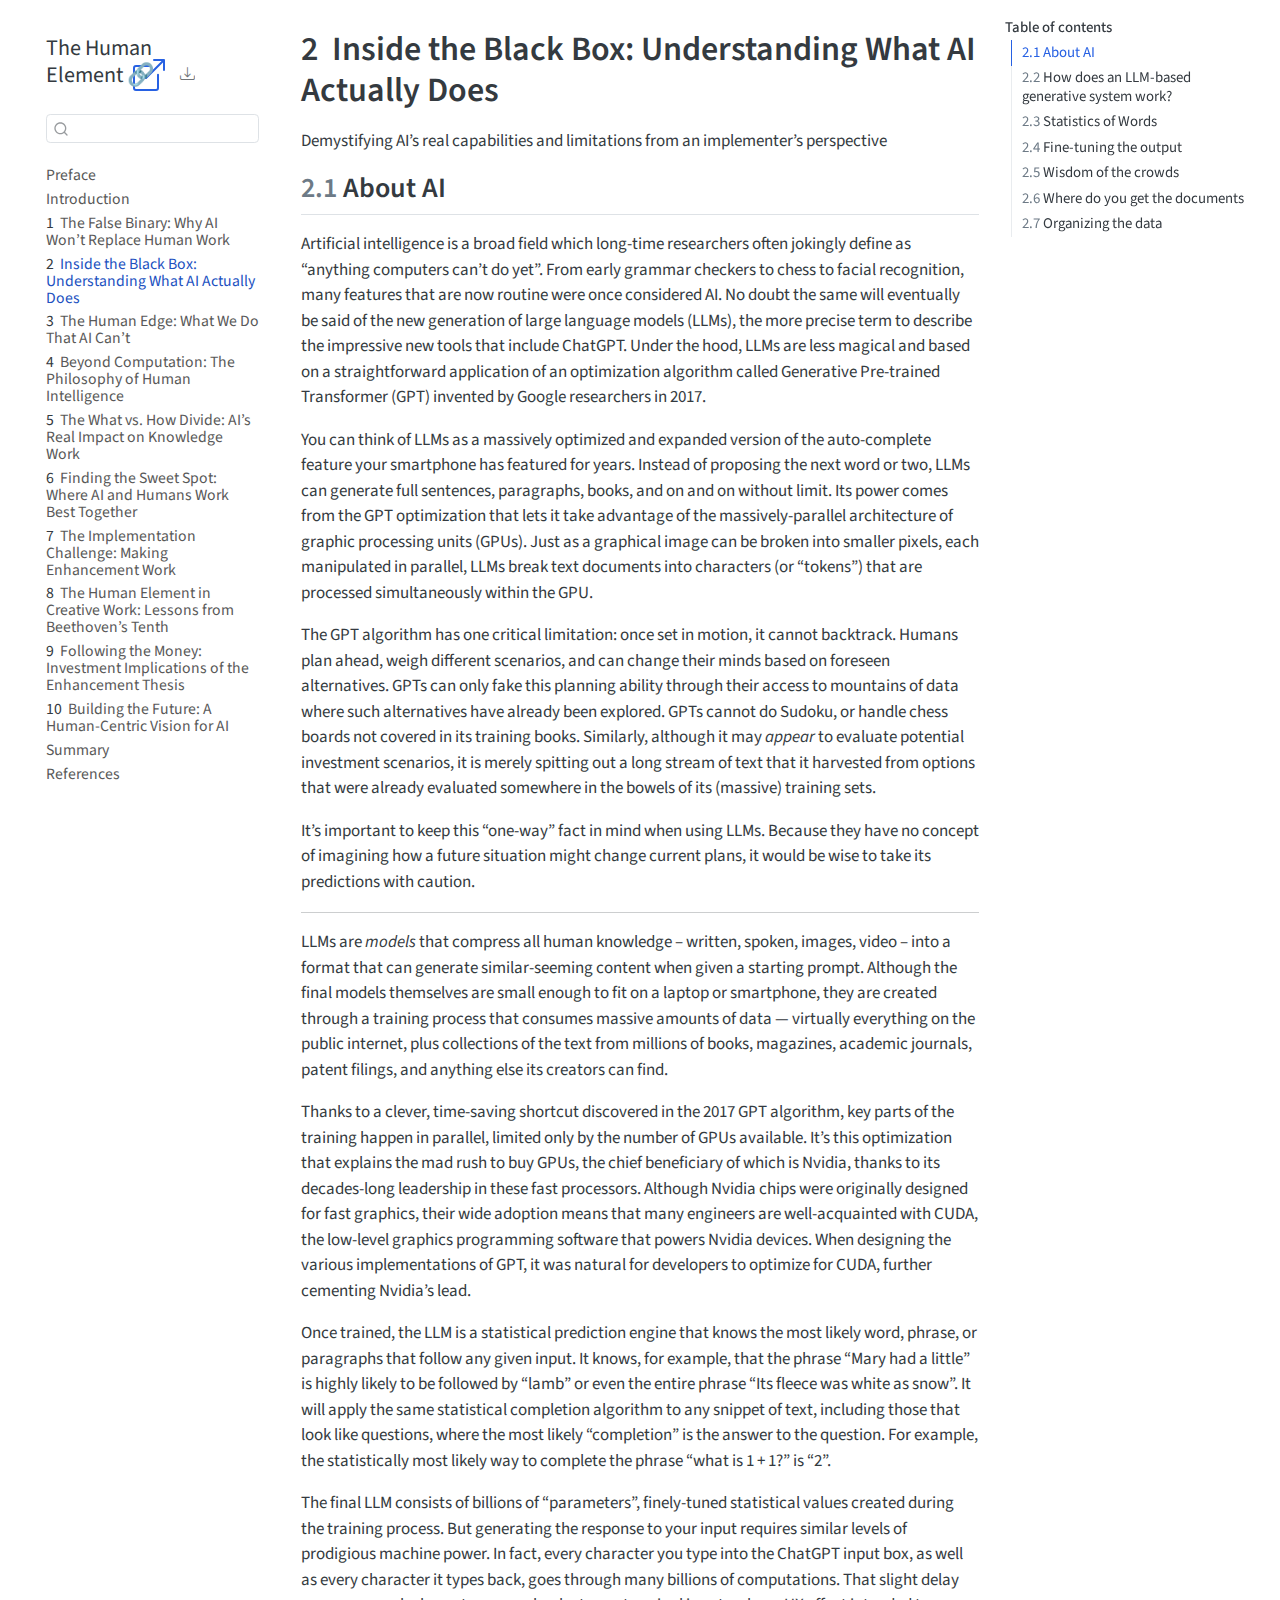
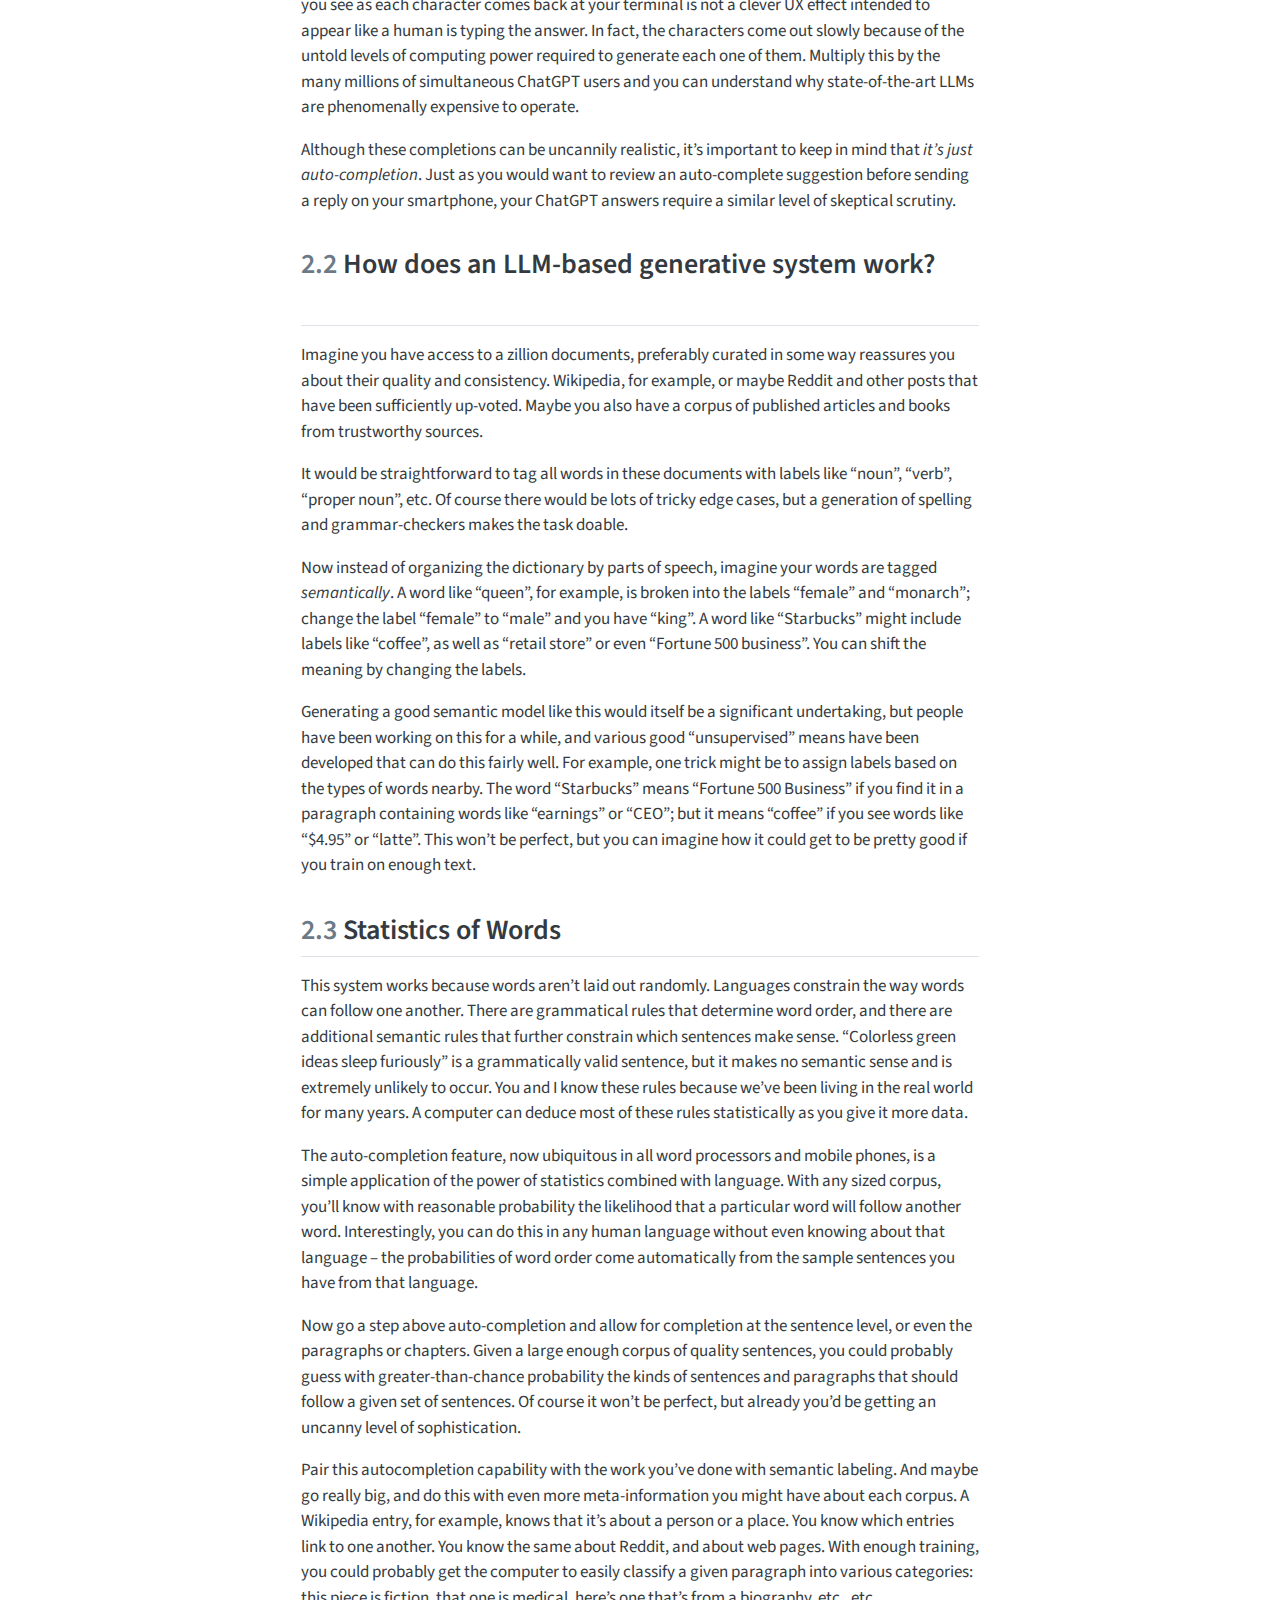
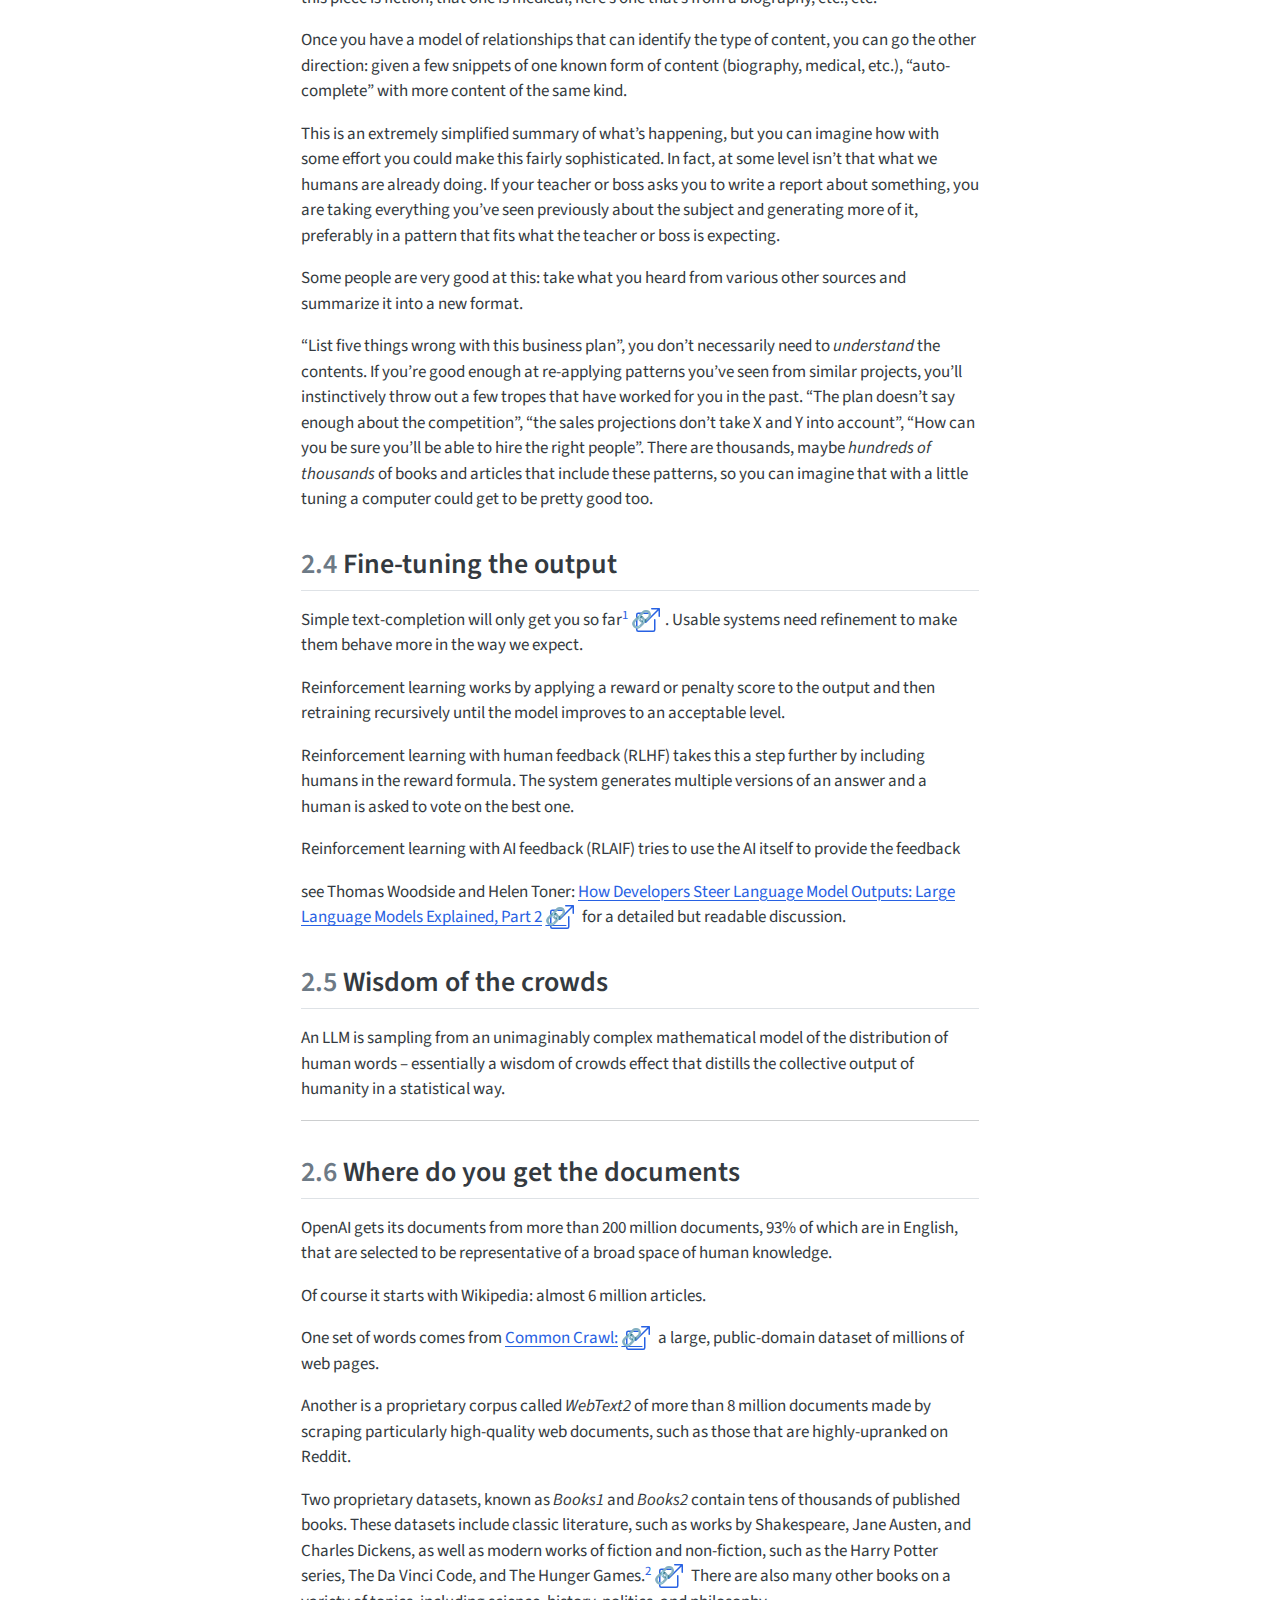
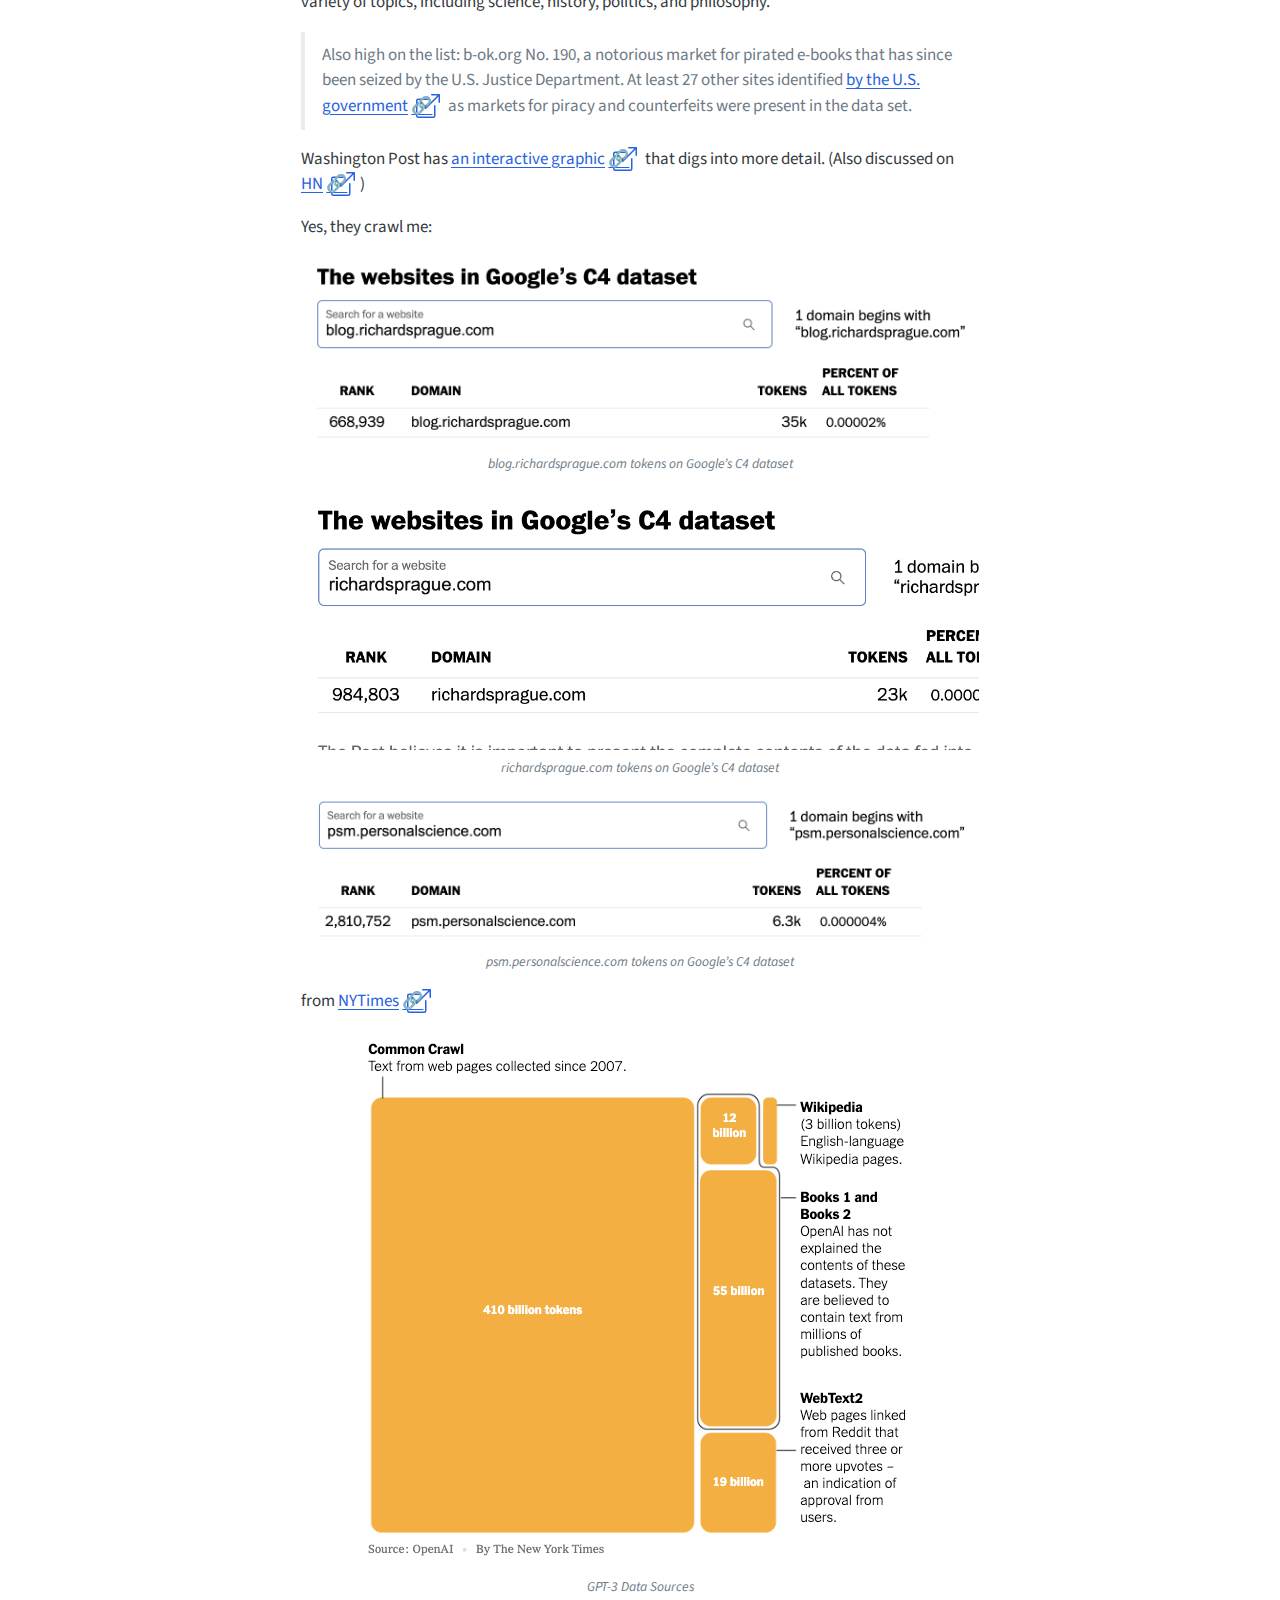
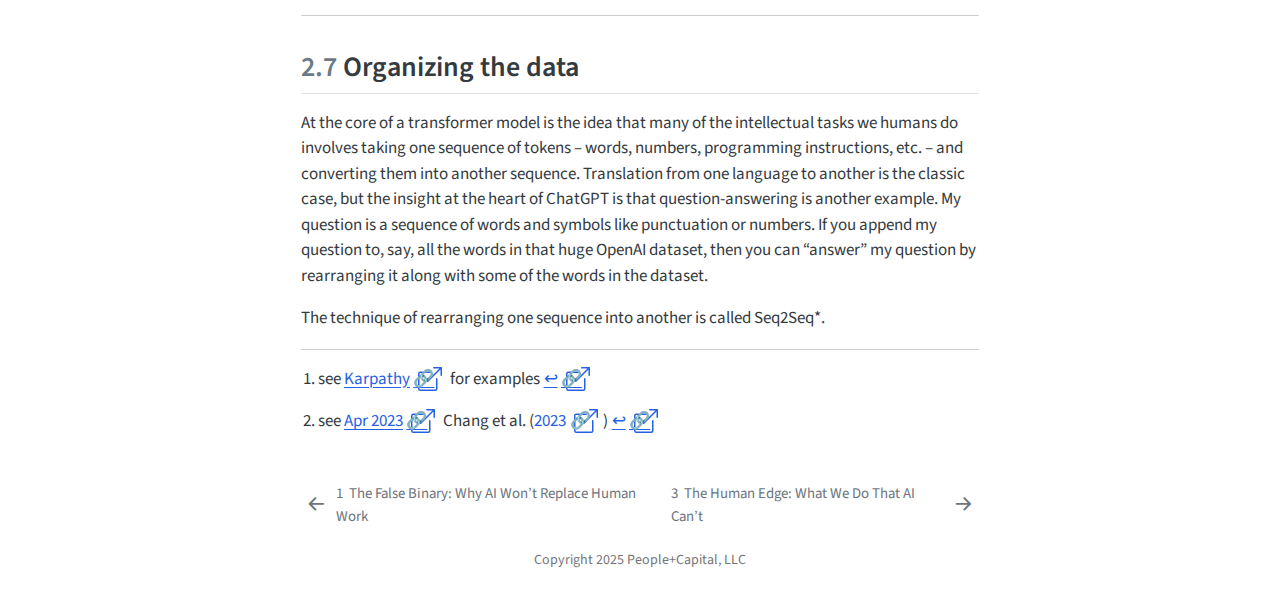
<file: docs/Ch02.html>
<!DOCTYPE html>
<html xmlns="http://www.w3.org/1999/xhtml" lang="en" xml:lang="en"><head>

<meta charset="utf-8">
<meta name="generator" content="quarto-1.6.39">

<meta name="viewport" content="width=device-width, initial-scale=1.0, user-scalable=yes">


<title>2&nbsp; Inside the Black Box: Understanding What AI Actually Does – The Human Element</title>
<style>
code{white-space: pre-wrap;}
span.smallcaps{font-variant: small-caps;}
div.columns{display: flex; gap: min(4vw, 1.5em);}
div.column{flex: auto; overflow-x: auto;}
div.hanging-indent{margin-left: 1.5em; text-indent: -1.5em;}
ul.task-list{list-style: none;}
ul.task-list li input[type="checkbox"] {
  width: 0.8em;
  margin: 0 0.8em 0.2em -1em; /* quarto-specific, see https://github.com/quarto-dev/quarto-cli/issues/4556 */ 
  vertical-align: middle;
}
/* CSS for citations */
div.csl-bib-body { }
div.csl-entry {
  clear: both;
  margin-bottom: 0em;
}
.hanging-indent div.csl-entry {
  margin-left:2em;
  text-indent:-2em;
}
div.csl-left-margin {
  min-width:2em;
  float:left;
}
div.csl-right-inline {
  margin-left:2em;
  padding-left:1em;
}
div.csl-indent {
  margin-left: 2em;
}</style>


<script src="site_libs/quarto-nav/quarto-nav.js"></script>
<script src="site_libs/quarto-nav/headroom.min.js"></script>
<script src="site_libs/clipboard/clipboard.min.js"></script>
<script src="site_libs/quarto-search/autocomplete.umd.js"></script>
<script src="site_libs/quarto-search/fuse.min.js"></script>
<script src="site_libs/quarto-search/quarto-search.js"></script>
<meta name="quarto:offset" content="./">
<link href="./Ch03.html" rel="next">
<link href="./Ch01.html" rel="prev">
<script src="site_libs/quarto-html/quarto.js"></script>
<script src="site_libs/quarto-html/popper.min.js"></script>
<script src="site_libs/quarto-html/tippy.umd.min.js"></script>
<script src="site_libs/quarto-html/anchor.min.js"></script>
<link href="site_libs/quarto-html/tippy.css" rel="stylesheet">
<link href="site_libs/quarto-html/quarto-syntax-highlighting-e26003cea8cd680ca0c55a263523d882.css" rel="stylesheet" id="quarto-text-highlighting-styles">
<script src="site_libs/bootstrap/bootstrap.min.js"></script>
<link href="site_libs/bootstrap/bootstrap-icons.css" rel="stylesheet">
<link href="site_libs/bootstrap/bootstrap-626149efe8f5d16e1d391ba177679bf0.min.css" rel="stylesheet" append-hash="true" id="quarto-bootstrap" data-mode="light">
<script id="quarto-search-options" type="application/json">{
  "location": "sidebar",
  "copy-button": false,
  "collapse-after": 3,
  "panel-placement": "start",
  "type": "textbox",
  "limit": 50,
  "keyboard-shortcut": [
    "f",
    "/",
    "s"
  ],
  "show-item-context": false,
  "language": {
    "search-no-results-text": "No results",
    "search-matching-documents-text": "matching documents",
    "search-copy-link-title": "Copy link to search",
    "search-hide-matches-text": "Hide additional matches",
    "search-more-match-text": "more match in this document",
    "search-more-matches-text": "more matches in this document",
    "search-clear-button-title": "Clear",
    "search-text-placeholder": "",
    "search-detached-cancel-button-title": "Cancel",
    "search-submit-button-title": "Submit",
    "search-label": "Search"
  }
}</script>


<link rel="stylesheet" href="_resources/css/normalize.css">
</head>

<body class="nav-sidebar floating">

<div id="quarto-search-results"></div>
  <header id="quarto-header" class="headroom fixed-top">
  <nav class="quarto-secondary-nav">
    <div class="container-fluid d-flex">
      <button type="button" class="quarto-btn-toggle btn" data-bs-toggle="collapse" role="button" data-bs-target=".quarto-sidebar-collapse-item" aria-controls="quarto-sidebar" aria-expanded="false" aria-label="Toggle sidebar navigation" onclick="if (window.quartoToggleHeadroom) { window.quartoToggleHeadroom(); }">
        <i class="bi bi-layout-text-sidebar-reverse"></i>
      </button>
        <nav class="quarto-page-breadcrumbs" aria-label="breadcrumb"><ol class="breadcrumb"><li class="breadcrumb-item"><a href="./Ch02.html"><span class="chapter-number">2</span>&nbsp; <span class="chapter-title">Inside the Black Box: Understanding What AI Actually Does</span></a></li></ol></nav>
        <a class="flex-grow-1" role="navigation" data-bs-toggle="collapse" data-bs-target=".quarto-sidebar-collapse-item" aria-controls="quarto-sidebar" aria-expanded="false" aria-label="Toggle sidebar navigation" onclick="if (window.quartoToggleHeadroom) { window.quartoToggleHeadroom(); }">      
        </a>
      <button type="button" class="btn quarto-search-button" aria-label="Search" onclick="window.quartoOpenSearch();">
        <i class="bi bi-search"></i>
      </button>
    </div>
  </nav>
</header>
<!-- content -->
<div id="quarto-content" class="quarto-container page-columns page-rows-contents page-layout-article">
<!-- sidebar -->
  <nav id="quarto-sidebar" class="sidebar collapse collapse-horizontal quarto-sidebar-collapse-item sidebar-navigation floating overflow-auto">
    <div class="pt-lg-2 mt-2 text-left sidebar-header">
    <div class="sidebar-title mb-0 py-0">
      <a href="./">The Human Element</a> 
        <div class="sidebar-tools-main">
    <div class="dropdown">
      <a href="" title="Download" id="quarto-navigation-tool-dropdown-0" class="quarto-navigation-tool dropdown-toggle px-1" data-bs-toggle="dropdown" aria-expanded="false" role="link" aria-label="Download"><i class="bi bi-download"></i></a>
      <ul class="dropdown-menu" aria-labelledby="quarto-navigation-tool-dropdown-0">
          <li>
            <a class="dropdown-item sidebar-tools-main-item" href="./The-Human-Element.pdf">
              <i class="bi bi-file-pdf pe-1"></i>
            Download PDF
            </a>
          </li>
          <li>
            <a class="dropdown-item sidebar-tools-main-item" href="./The-Human-Element.epub">
              <i class="bi bi-journal pe-1"></i>
            Download ePub
            </a>
          </li>
      </ul>
    </div>
</div>
    </div>
      </div>
        <div class="mt-2 flex-shrink-0 align-items-center">
        <div class="sidebar-search">
        <div id="quarto-search" class="" title="Search"></div>
        </div>
        </div>
    <div class="sidebar-menu-container"> 
    <ul class="list-unstyled mt-1">
        <li class="sidebar-item">
  <div class="sidebar-item-container"> 
  <a href="./index.html" class="sidebar-item-text sidebar-link">
 <span class="menu-text">Preface</span></a>
  </div>
</li>
        <li class="sidebar-item">
  <div class="sidebar-item-container"> 
  <a href="./intro.html" class="sidebar-item-text sidebar-link">
 <span class="menu-text">Introduction</span></a>
  </div>
</li>
        <li class="sidebar-item">
  <div class="sidebar-item-container"> 
  <a href="./Ch01.html" class="sidebar-item-text sidebar-link">
 <span class="menu-text"><span class="chapter-number">1</span>&nbsp; <span class="chapter-title">The False Binary: Why AI Won’t Replace Human Work</span></span></a>
  </div>
</li>
        <li class="sidebar-item">
  <div class="sidebar-item-container"> 
  <a href="./Ch02.html" class="sidebar-item-text sidebar-link active">
 <span class="menu-text"><span class="chapter-number">2</span>&nbsp; <span class="chapter-title">Inside the Black Box: Understanding What AI Actually Does</span></span></a>
  </div>
</li>
        <li class="sidebar-item">
  <div class="sidebar-item-container"> 
  <a href="./Ch03.html" class="sidebar-item-text sidebar-link">
 <span class="menu-text"><span class="chapter-number">3</span>&nbsp; <span class="chapter-title">The Human Edge: What We Do That AI Can’t</span></span></a>
  </div>
</li>
        <li class="sidebar-item">
  <div class="sidebar-item-container"> 
  <a href="./Ch04.html" class="sidebar-item-text sidebar-link">
 <span class="menu-text"><span class="chapter-number">4</span>&nbsp; <span class="chapter-title">Beyond Computation: The Philosophy of Human Intelligence</span></span></a>
  </div>
</li>
        <li class="sidebar-item">
  <div class="sidebar-item-container"> 
  <a href="./Ch05.html" class="sidebar-item-text sidebar-link">
 <span class="menu-text"><span class="chapter-number">5</span>&nbsp; <span class="chapter-title">The What vs.&nbsp;How Divide: AI’s Real Impact on Knowledge Work</span></span></a>
  </div>
</li>
        <li class="sidebar-item">
  <div class="sidebar-item-container"> 
  <a href="./Ch06.html" class="sidebar-item-text sidebar-link">
 <span class="menu-text"><span class="chapter-number">6</span>&nbsp; <span class="chapter-title">Finding the Sweet Spot: Where AI and Humans Work Best Together</span></span></a>
  </div>
</li>
        <li class="sidebar-item">
  <div class="sidebar-item-container"> 
  <a href="./Ch07.html" class="sidebar-item-text sidebar-link">
 <span class="menu-text"><span class="chapter-number">7</span>&nbsp; <span class="chapter-title">The Implementation Challenge: Making Enhancement Work</span></span></a>
  </div>
</li>
        <li class="sidebar-item">
  <div class="sidebar-item-container"> 
  <a href="./Ch08.html" class="sidebar-item-text sidebar-link">
 <span class="menu-text"><span class="chapter-number">8</span>&nbsp; <span class="chapter-title">The Human Element in Creative Work: Lessons from Beethoven’s Tenth</span></span></a>
  </div>
</li>
        <li class="sidebar-item">
  <div class="sidebar-item-container"> 
  <a href="./Ch09.html" class="sidebar-item-text sidebar-link">
 <span class="menu-text"><span class="chapter-number">9</span>&nbsp; <span class="chapter-title">Following the Money: Investment Implications of the Enhancement Thesis</span></span></a>
  </div>
</li>
        <li class="sidebar-item">
  <div class="sidebar-item-container"> 
  <a href="./Ch10.html" class="sidebar-item-text sidebar-link">
 <span class="menu-text"><span class="chapter-number">10</span>&nbsp; <span class="chapter-title">Building the Future: A Human-Centric Vision for AI</span></span></a>
  </div>
</li>
        <li class="sidebar-item">
  <div class="sidebar-item-container"> 
  <a href="./summary.html" class="sidebar-item-text sidebar-link">
 <span class="menu-text">Summary</span></a>
  </div>
</li>
        <li class="sidebar-item">
  <div class="sidebar-item-container"> 
  <a href="./references.html" class="sidebar-item-text sidebar-link">
 <span class="menu-text">References</span></a>
  </div>
</li>
    </ul>
    </div>
</nav>
<div id="quarto-sidebar-glass" class="quarto-sidebar-collapse-item" data-bs-toggle="collapse" data-bs-target=".quarto-sidebar-collapse-item"></div>
<!-- margin-sidebar -->
    <div id="quarto-margin-sidebar" class="sidebar margin-sidebar">
        <nav id="TOC" role="doc-toc" class="toc-active">
    <h2 id="toc-title">Table of contents</h2>
   
  <ul>
  <li><a href="#about-ai" id="toc-about-ai" class="nav-link active" data-scroll-target="#about-ai"><span class="header-section-number">2.1</span> About AI</a></li>
  <li><a href="#how-does-an-llm-based-generative-system-work" id="toc-how-does-an-llm-based-generative-system-work" class="nav-link" data-scroll-target="#how-does-an-llm-based-generative-system-work"><span class="header-section-number">2.2</span> How does an LLM-based generative system work?</a></li>
  <li><a href="#statistics-of-words" id="toc-statistics-of-words" class="nav-link" data-scroll-target="#statistics-of-words"><span class="header-section-number">2.3</span> Statistics of Words</a></li>
  <li><a href="#fine-tuning-the-output" id="toc-fine-tuning-the-output" class="nav-link" data-scroll-target="#fine-tuning-the-output"><span class="header-section-number">2.4</span> Fine-tuning the output</a></li>
  <li><a href="#wisdom-of-the-crowds" id="toc-wisdom-of-the-crowds" class="nav-link" data-scroll-target="#wisdom-of-the-crowds"><span class="header-section-number">2.5</span> Wisdom of the crowds</a></li>
  <li><a href="#where-do-you-get-the-documents" id="toc-where-do-you-get-the-documents" class="nav-link" data-scroll-target="#where-do-you-get-the-documents"><span class="header-section-number">2.6</span> Where do you get the documents</a></li>
  <li><a href="#organizing-the-data" id="toc-organizing-the-data" class="nav-link" data-scroll-target="#organizing-the-data"><span class="header-section-number">2.7</span> Organizing the data</a></li>
  </ul>
</nav>
    </div>
<!-- main -->
<main class="content" id="quarto-document-content">

<header id="title-block-header" class="quarto-title-block default">
<div class="quarto-title">
<h1 class="title"><span class="chapter-number">2</span>&nbsp; <span class="chapter-title">Inside the Black Box: Understanding What AI Actually Does</span></h1>
</div>



<div class="quarto-title-meta">

    
  
    
  </div>
  


</header>


<p>Demystifying AI’s real capabilities and limitations from an implementer’s perspective</p>
<section id="about-ai" class="level2" data-number="2.1">
<h2 data-number="2.1" class="anchored" data-anchor-id="about-ai"><span class="header-section-number">2.1</span> About AI</h2>
<p>Artificial intelligence is a broad field which long-time researchers often jokingly define as “anything computers can’t do yet”. From early grammar checkers to chess to facial recognition, many features that are now routine were once considered AI. No doubt the same will eventually be said of the new generation of large language models (LLMs), the more precise term to describe the impressive new tools that include ChatGPT. Under the hood, LLMs are less magical and based on a straightforward application of an optimization algorithm called Generative Pre-trained Transformer (GPT) invented by Google researchers in 2017.</p>
<p>You can think of LLMs as a massively optimized and expanded version of the auto-complete feature your smartphone has featured for years. Instead of proposing the next word or two, LLMs can generate full sentences, paragraphs, books, and on and on without limit. Its power comes from the GPT optimization that lets it take advantage of the massively-parallel architecture of graphic processing units (GPUs). Just as a graphical image can be broken into smaller pixels, each manipulated in parallel, LLMs break text documents into characters (or “tokens”) that are processed simultaneously within the GPU.</p>
<p>The GPT algorithm has one critical limitation: once set in motion, it cannot backtrack. Humans plan ahead, weigh different scenarios, and can change their minds based on foreseen alternatives. GPTs can only fake this planning ability through their access to mountains of data where such alternatives have already been explored. GPTs cannot do Sudoku, or handle chess boards not covered in its training books. Similarly, although it may <em>appear</em> to evaluate potential investment scenarios, it is merely spitting out a long stream of text that it harvested from options that were already evaluated somewhere in the bowels of its (massive) training sets.</p>
<p>It’s important to keep this “one-way” fact in mind when using LLMs. Because they have no concept of imagining how a future situation might change current plans, it would be wise to take its predictions with caution.</p>
<hr>
<p>LLMs are <em>models</em> that compress all human knowledge – written, spoken, images, video – into a format that can generate similar-seeming content when given a starting prompt. Although the final models themselves are small enough to fit on a laptop or smartphone, they are created through a training process that consumes massive amounts of data — virtually everything on the public internet, plus collections of the text from millions of books, magazines, academic journals, patent filings, and anything else its creators can find.</p>
<p>Thanks to a clever, time-saving shortcut discovered in the 2017 GPT algorithm, key parts of the training happen in parallel, limited only by the number of GPUs available. It’s this optimization that explains the mad rush to buy GPUs, the chief beneficiary of which is Nvidia, thanks to its decades-long leadership in these fast processors. Although Nvidia chips were originally designed for fast graphics, their wide adoption means that many engineers are well-acquainted with CUDA, the low-level graphics programming software that powers Nvidia devices. When designing the various implementations of GPT, it was natural for developers to optimize for CUDA, further cementing Nvidia’s lead.</p>
<p>Once trained, the LLM is a statistical prediction engine that knows the most likely word, phrase, or paragraphs that follow any given input. It knows, for example, that the phrase “Mary had a little” is highly likely to be followed by “lamb” or even the entire phrase “Its fleece was white as snow”. It will apply the same statistical completion algorithm to any snippet of text, including those that look like questions, where the most likely “completion” is the answer to the question. For example, the statistically most likely way to complete the phrase “what is 1 + 1?” is “2”.</p>
<p>The final LLM consists of billions of “parameters”, finely-tuned statistical values created during the training process. But generating the response to your input requires similar levels of prodigious machine power. In fact, every character you type into the ChatGPT input box, as well as every character it types back, goes through many billions of computations. That slight delay you see as each character comes back at your terminal is not a clever UX effect intended to appear like a human is typing the answer. In fact, the characters come out slowly because of the untold levels of computing power required to generate each one of them. Multiply this by the many millions of simultaneous ChatGPT users and you can understand why state-of-the-art LLMs are phenomenally expensive to operate.</p>
<p>Although these completions can be uncannily realistic, it’s important to keep in mind that <em>it’s just auto-completion</em>. Just as you would want to review an auto-complete suggestion before sending a reply on your smartphone, your ChatGPT answers require a similar level of skeptical scrutiny.</p>
</section>
<section id="how-does-an-llm-based-generative-system-work" class="level2" data-number="2.2">
<h2 data-number="2.2" class="anchored" data-anchor-id="how-does-an-llm-based-generative-system-work"><span class="header-section-number">2.2</span> How does an LLM-based generative system work?</h2>
<p>Imagine you have access to a zillion documents, preferably curated in some way reassures you about their quality and consistency. Wikipedia, for example, or maybe Reddit and other posts that have been sufficiently up-voted. Maybe you also have a corpus of published articles and books from trustworthy sources.</p>
<p>It would be straightforward to tag all words in these documents with labels like “noun”, “verb”, “proper noun”, etc. Of course there would be lots of tricky edge cases, but a generation of spelling and grammar-checkers makes the task doable.</p>
<p>Now instead of organizing the dictionary by parts of speech, imagine your words are tagged <em>semantically</em>. A word like “queen”, for example, is broken into the labels “female” and “monarch”; change the label “female” to “male” and you have “king”. A word like “Starbucks” might include labels like “coffee”, as well as “retail store” or even “Fortune 500 business”. You can shift the meaning by changing the labels.</p>
<p>Generating a good semantic model like this would itself be a significant undertaking, but people have been working on this for a while, and various good “unsupervised” means have been developed that can do this fairly well. For example, one trick might be to assign labels based on the types of words nearby. The word “Starbucks” means “Fortune 500 Business” if you find it in a paragraph containing words like “earnings” or “CEO”; but it means “coffee” if you see words like “$4.95” or “latte”. This won’t be perfect, but you can imagine how it could get to be pretty good if you train on enough text.</p>
</section>
<section id="statistics-of-words" class="level2" data-number="2.3">
<h2 data-number="2.3" class="anchored" data-anchor-id="statistics-of-words"><span class="header-section-number">2.3</span> Statistics of Words</h2>
<p>This system works because words aren’t laid out randomly. Languages constrain the way words can follow one another. There are grammatical rules that determine word order, and there are additional semantic rules that further constrain which sentences make sense. “Colorless green ideas sleep furiously” is a grammatically valid sentence, but it makes no semantic sense and is extremely unlikely to occur. You and I know these rules because we’ve been living in the real world for many years. A computer can deduce most of these rules statistically as you give it more data.</p>
<p>The auto-completion feature, now ubiquitous in all word processors and mobile phones, is a simple application of the power of statistics combined with language. With any sized corpus, you’ll know with reasonable probability the likelihood that a particular word will follow another word. Interestingly, you can do this in any human language without even knowing about that language – the probabilities of word order come automatically from the sample sentences you have from that language.</p>
<p>Now go a step above auto-completion and allow for completion at the sentence level, or even the paragraphs or chapters. Given a large enough corpus of quality sentences, you could probably guess with greater-than-chance probability the kinds of sentences and paragraphs that should follow a given set of sentences. Of course it won’t be perfect, but already you’d be getting an uncanny level of sophistication.</p>
<p>Pair this autocompletion capability with the work you’ve done with semantic labeling. And maybe go really big, and do this with even more meta-information you might have about each corpus. A Wikipedia entry, for example, knows that it’s about a person or a place. You know which entries link to one another. You know the same about Reddit, and about web pages. With enough training, you could probably get the computer to easily classify a given paragraph into various categories: this piece is fiction, that one is medical, here’s one that’s from a biography, etc., etc.</p>
<p>Once you have a model of relationships that can identify the type of content, you can go the other direction: given a few snippets of one known form of content (biography, medical, etc.), “auto-complete” with more content of the same kind.</p>
<p>This is an extremely simplified summary of what’s happening, but you can imagine how with some effort you could make this fairly sophisticated. In fact, at some level isn’t that what we humans are already doing. If your teacher or boss asks you to write a report about something, you are taking everything you’ve seen previously about the subject and generating more of it, preferably in a pattern that fits what the teacher or boss is expecting.</p>
<p>Some people are very good at this: take what you heard from various other sources and summarize it into a new format.</p>
<p>“List five things wrong with this business plan”, you don’t necessarily need to <em>understand</em> the contents. If you’re good enough at re-applying patterns you’ve seen from similar projects, you’ll instinctively throw out a few tropes that have worked for you in the past. “The plan doesn’t say enough about the competition”, “the sales projections don’t take X and Y into account”, “How can you be sure you’ll be able to hire the right people”. There are thousands, maybe <em>hundreds of thousands</em> of books and articles that include these patterns, so you can imagine that with a little tuning a computer could get to be pretty good too.</p>
</section>
<section id="fine-tuning-the-output" class="level2" data-number="2.4">
<h2 data-number="2.4" class="anchored" data-anchor-id="fine-tuning-the-output"><span class="header-section-number">2.4</span> Fine-tuning the output</h2>
<p>Simple text-completion will only get you so far<a href="#fn1" class="footnote-ref" id="fnref1" role="doc-noteref"><sup>1</sup></a>. Usable systems need refinement to make them behave more in the way we expect.</p>
<p>Reinforcement learning works by applying a reward or penalty score to the output and then retraining recursively until the model improves to an acceptable level.</p>
<p>Reinforcement learning with human feedback (RLHF) takes this a step further by including humans in the reward formula. The system generates multiple versions of an answer and a human is asked to vote on the best one.</p>
<p>Reinforcement learning with AI feedback (RLAIF) tries to use the AI itself to provide the feedback</p>
<p>see Thomas Woodside and Helen Toner: <a href="https://cset.georgetown.edu/article/how-developers-steer-language-model-outputs-large-language-models-explained-part-2/">How Developers Steer Language Model Outputs: Large Language Models Explained, Part 2</a> for a detailed but readable discussion.</p>
</section>
<section id="wisdom-of-the-crowds" class="level2" data-number="2.5">
<h2 data-number="2.5" class="anchored" data-anchor-id="wisdom-of-the-crowds"><span class="header-section-number">2.5</span> Wisdom of the crowds</h2>
<p>An LLM is sampling from an unimaginably complex mathematical model of the distribution of human words – essentially a wisdom of crowds effect that distills the collective output of humanity in a statistical way.</p>
<hr>
</section>
<section id="where-do-you-get-the-documents" class="level2" data-number="2.6">
<h2 data-number="2.6" class="anchored" data-anchor-id="where-do-you-get-the-documents"><span class="header-section-number">2.6</span> Where do you get the documents</h2>
<p>OpenAI gets its documents from more than 200 million documents, 93% of which are in English, that are selected to be representative of a broad space of human knowledge.</p>
<p>Of course it starts with Wikipedia: almost 6 million articles.</p>
<p>One set of words comes from <a href="https://commoncrawl.org/">Common Crawl:</a> a large, public-domain dataset of millions of web pages.</p>
<p>Another is a proprietary corpus called <em>WebText2</em> of more than 8 million documents made by scraping particularly high-quality web documents, such as those that are highly-upranked on Reddit.</p>
<p>Two proprietary datasets, known as <em>Books1</em> and <em>Books2</em> contain tens of thousands of published books. These datasets include classic literature, such as works by Shakespeare, Jane Austen, and Charles Dickens, as well as modern works of fiction and non-fiction, such as the Harry Potter series, The Da Vinci Code, and The Hunger Games.<a href="#fn2" class="footnote-ref" id="fnref2" role="doc-noteref"><sup>2</sup></a> There are also many other books on a variety of topics, including science, history, politics, and philosophy.</p>
<blockquote class="blockquote">
<p>Also high on the list: b-ok.org No.&nbsp;190, a notorious market for pirated e-books that has since been seized by the U.S. Justice Department. At least 27 other sites identified <a href="https://ustr.gov/sites/default/files/IssueAreas/IP/2021%20Notorious%20Markets%20List.pdf?itid=lk_inline_enhanced-template">by the U.S. government</a> as markets for piracy and counterfeits were present in the data set.</p>
</blockquote>
<p>Washington Post has <a href="https://www.washingtonpost.com/technology/interactive/2023/ai-chatbot-learning/?utm_source=GeekWire+Newsletters&amp;utm_campaign=e5b7d8b9b6-daily-digest-email&amp;utm_medium=email&amp;utm_term=0_4e93fc7dfd-e5b7d8b9b6-233355689&amp;mc_cid=e5b7d8b9b6">an interactive graphic</a> that digs into more detail. (Also discussed on <a href="https://news.ycombinator.com/item?id=35627102">HN</a>)</p>
<p>Yes, they crawl me:</p>
<div class="quarto-figure quarto-figure-center">
<figure class="figure">
<p><img src="_resources/images/Ch02-images/LLMblogrichardspragueC4data.png" class="img-fluid figure-img"></p>
<figcaption>blog.richardsprague.com tokens on Google’s C4 dataset</figcaption>
</figure>
</div>
<div class="quarto-figure quarto-figure-center">
<figure class="figure">
<p><img src="_resources/images/Ch02-images/LLMrichardspragueC4.png" class="img-fluid figure-img"></p>
<figcaption>richardsprague.com tokens on Google’s C4 dataset</figcaption>
</figure>
</div>
<div class="quarto-figure quarto-figure-center">
<figure class="figure">
<p><img src="_resources/images/Ch02-images/LLMpsmpersonalscience.png" class="img-fluid figure-img"></p>
<figcaption>psm.personalscience.com tokens on Google’s C4 dataset</figcaption>
</figure>
</div>
<p>from <a href="https://www.nytimes.com/2024/04/06/technology/ai-data-tech-takeaways.html?unlocked_article_code=1.iU0.gYFb.5TxfSKhA4ZYj">NYTimes</a></p>
<div class="quarto-figure quarto-figure-center">
<figure class="figure">
<p><img src="_resources/images/Ch02-images/OpenAITrainingDataNYTimesChart.png" class="img-fluid figure-img"></p>
<figcaption>GPT-3 Data Sources</figcaption>
</figure>
</div>
<hr>
</section>
<section id="organizing-the-data" class="level2" data-number="2.7">
<h2 data-number="2.7" class="anchored" data-anchor-id="organizing-the-data"><span class="header-section-number">2.7</span> Organizing the data</h2>
<p>At the core of a transformer model is the idea that many of the intellectual tasks we humans do involves taking one sequence of tokens – words, numbers, programming instructions, etc. – and converting them into another sequence. Translation from one language to another is the classic case, but the insight at the heart of ChatGPT is that question-answering is another example. My question is a sequence of words and symbols like punctuation or numbers. If you append my question to, say, all the words in that huge OpenAI dataset, then you can “answer” my question by rearranging it along with some of the words in the dataset.</p>
<p>The technique of rearranging one sequence into another is called Seq2Seq*.</p>


<div id="refs" class="references csl-bib-body hanging-indent" data-entry-spacing="0" role="list" style="display: none">
<div id="ref-chang_speak_2023" class="csl-entry" role="listitem">
Chang, Kent K., Mackenzie Cramer, Sandeep Soni, and David Bamman. 2023. <span>“Speak, <span>Memory</span>: <span>An</span> <span>Archaeology</span> of <span>Books</span> <span>Known</span> to <span>ChatGPT</span>/<span>GPT</span>-4.”</span> <a href="https://doi.org/10.48550/ARXIV.2305.00118">https://doi.org/10.48550/ARXIV.2305.00118</a>.
</div>
</div>
</section>
<section id="footnotes" class="footnotes footnotes-end-of-document" role="doc-endnotes">
<hr>
<ol>
<li id="fn1"><p>see <a href="https://karpathy.ai/stateofgpt.pdf#page=15">Karpathy</a> for examples<a href="#fnref1" class="footnote-back" role="doc-backlink">↩︎</a></p></li>
<li id="fn2"><p>see <a href="https://arxiv.org/pdf/2305.00118.pdf">Apr 2023</a> <span class="citation" data-cites="chang_speak_2023">Chang et al. (<a href="references.html#ref-chang_speak_2023" role="doc-biblioref">2023</a>)</span><a href="#fnref2" class="footnote-back" role="doc-backlink">↩︎</a></p></li>
</ol>
</section>

</main> <!-- /main -->
<script id="quarto-html-after-body" type="application/javascript">
window.document.addEventListener("DOMContentLoaded", function (event) {
  const toggleBodyColorMode = (bsSheetEl) => {
    const mode = bsSheetEl.getAttribute("data-mode");
    const bodyEl = window.document.querySelector("body");
    if (mode === "dark") {
      bodyEl.classList.add("quarto-dark");
      bodyEl.classList.remove("quarto-light");
    } else {
      bodyEl.classList.add("quarto-light");
      bodyEl.classList.remove("quarto-dark");
    }
  }
  const toggleBodyColorPrimary = () => {
    const bsSheetEl = window.document.querySelector("link#quarto-bootstrap");
    if (bsSheetEl) {
      toggleBodyColorMode(bsSheetEl);
    }
  }
  toggleBodyColorPrimary();  
  const icon = "";
  const anchorJS = new window.AnchorJS();
  anchorJS.options = {
    placement: 'right',
    icon: icon
  };
  anchorJS.add('.anchored');
  const isCodeAnnotation = (el) => {
    for (const clz of el.classList) {
      if (clz.startsWith('code-annotation-')) {                     
        return true;
      }
    }
    return false;
  }
  const onCopySuccess = function(e) {
    // button target
    const button = e.trigger;
    // don't keep focus
    button.blur();
    // flash "checked"
    button.classList.add('code-copy-button-checked');
    var currentTitle = button.getAttribute("title");
    button.setAttribute("title", "Copied!");
    let tooltip;
    if (window.bootstrap) {
      button.setAttribute("data-bs-toggle", "tooltip");
      button.setAttribute("data-bs-placement", "left");
      button.setAttribute("data-bs-title", "Copied!");
      tooltip = new bootstrap.Tooltip(button, 
        { trigger: "manual", 
          customClass: "code-copy-button-tooltip",
          offset: [0, -8]});
      tooltip.show();    
    }
    setTimeout(function() {
      if (tooltip) {
        tooltip.hide();
        button.removeAttribute("data-bs-title");
        button.removeAttribute("data-bs-toggle");
        button.removeAttribute("data-bs-placement");
      }
      button.setAttribute("title", currentTitle);
      button.classList.remove('code-copy-button-checked');
    }, 1000);
    // clear code selection
    e.clearSelection();
  }
  const getTextToCopy = function(trigger) {
      const codeEl = trigger.previousElementSibling.cloneNode(true);
      for (const childEl of codeEl.children) {
        if (isCodeAnnotation(childEl)) {
          childEl.remove();
        }
      }
      return codeEl.innerText;
  }
  const clipboard = new window.ClipboardJS('.code-copy-button:not([data-in-quarto-modal])', {
    text: getTextToCopy
  });
  clipboard.on('success', onCopySuccess);
  if (window.document.getElementById('quarto-embedded-source-code-modal')) {
    const clipboardModal = new window.ClipboardJS('.code-copy-button[data-in-quarto-modal]', {
      text: getTextToCopy,
      container: window.document.getElementById('quarto-embedded-source-code-modal')
    });
    clipboardModal.on('success', onCopySuccess);
  }
    var localhostRegex = new RegExp(/^(?:http|https):\/\/localhost\:?[0-9]*\//);
    var mailtoRegex = new RegExp(/^mailto:/);
      var filterRegex = new RegExp("https:\/\/opticareai\.github\.io\/eyes-on-health\/");
    var isInternal = (href) => {
        return filterRegex.test(href) || localhostRegex.test(href) || mailtoRegex.test(href);
    }
    // Inspect non-navigation links and adorn them if external
 	var links = window.document.querySelectorAll('a[href]:not(.nav-link):not(.navbar-brand):not(.toc-action):not(.sidebar-link):not(.sidebar-item-toggle):not(.pagination-link):not(.no-external):not([aria-hidden]):not(.dropdown-item):not(.quarto-navigation-tool):not(.about-link)');
    for (var i=0; i<links.length; i++) {
      const link = links[i];
      if (!isInternal(link.href)) {
        // undo the damage that might have been done by quarto-nav.js in the case of
        // links that we want to consider external
        if (link.dataset.originalHref !== undefined) {
          link.href = link.dataset.originalHref;
        }
          // target, if specified
          link.setAttribute("target", "_blank");
          if (link.getAttribute("rel") === null) {
            link.setAttribute("rel", "noopener");
          }
          // default icon
          link.classList.add("external");
      }
    }
  function tippyHover(el, contentFn, onTriggerFn, onUntriggerFn) {
    const config = {
      allowHTML: true,
      maxWidth: 500,
      delay: 100,
      arrow: false,
      appendTo: function(el) {
          return el.parentElement;
      },
      interactive: true,
      interactiveBorder: 10,
      theme: 'quarto',
      placement: 'bottom-start',
    };
    if (contentFn) {
      config.content = contentFn;
    }
    if (onTriggerFn) {
      config.onTrigger = onTriggerFn;
    }
    if (onUntriggerFn) {
      config.onUntrigger = onUntriggerFn;
    }
    window.tippy(el, config); 
  }
  const noterefs = window.document.querySelectorAll('a[role="doc-noteref"]');
  for (var i=0; i<noterefs.length; i++) {
    const ref = noterefs[i];
    tippyHover(ref, function() {
      // use id or data attribute instead here
      let href = ref.getAttribute('data-footnote-href') || ref.getAttribute('href');
      try { href = new URL(href).hash; } catch {}
      const id = href.replace(/^#\/?/, "");
      const note = window.document.getElementById(id);
      if (note) {
        return note.innerHTML;
      } else {
        return "";
      }
    });
  }
  const xrefs = window.document.querySelectorAll('a.quarto-xref');
  const processXRef = (id, note) => {
    // Strip column container classes
    const stripColumnClz = (el) => {
      el.classList.remove("page-full", "page-columns");
      if (el.children) {
        for (const child of el.children) {
          stripColumnClz(child);
        }
      }
    }
    stripColumnClz(note)
    if (id === null || id.startsWith('sec-')) {
      // Special case sections, only their first couple elements
      const container = document.createElement("div");
      if (note.children && note.children.length > 2) {
        container.appendChild(note.children[0].cloneNode(true));
        for (let i = 1; i < note.children.length; i++) {
          const child = note.children[i];
          if (child.tagName === "P" && child.innerText === "") {
            continue;
          } else {
            container.appendChild(child.cloneNode(true));
            break;
          }
        }
        if (window.Quarto?.typesetMath) {
          window.Quarto.typesetMath(container);
        }
        return container.innerHTML
      } else {
        if (window.Quarto?.typesetMath) {
          window.Quarto.typesetMath(note);
        }
        return note.innerHTML;
      }
    } else {
      // Remove any anchor links if they are present
      const anchorLink = note.querySelector('a.anchorjs-link');
      if (anchorLink) {
        anchorLink.remove();
      }
      if (window.Quarto?.typesetMath) {
        window.Quarto.typesetMath(note);
      }
      if (note.classList.contains("callout")) {
        return note.outerHTML;
      } else {
        return note.innerHTML;
      }
    }
  }
  for (var i=0; i<xrefs.length; i++) {
    const xref = xrefs[i];
    tippyHover(xref, undefined, function(instance) {
      instance.disable();
      let url = xref.getAttribute('href');
      let hash = undefined; 
      if (url.startsWith('#')) {
        hash = url;
      } else {
        try { hash = new URL(url).hash; } catch {}
      }
      if (hash) {
        const id = hash.replace(/^#\/?/, "");
        const note = window.document.getElementById(id);
        if (note !== null) {
          try {
            const html = processXRef(id, note.cloneNode(true));
            instance.setContent(html);
          } finally {
            instance.enable();
            instance.show();
          }
        } else {
          // See if we can fetch this
          fetch(url.split('#')[0])
          .then(res => res.text())
          .then(html => {
            const parser = new DOMParser();
            const htmlDoc = parser.parseFromString(html, "text/html");
            const note = htmlDoc.getElementById(id);
            if (note !== null) {
              const html = processXRef(id, note);
              instance.setContent(html);
            } 
          }).finally(() => {
            instance.enable();
            instance.show();
          });
        }
      } else {
        // See if we can fetch a full url (with no hash to target)
        // This is a special case and we should probably do some content thinning / targeting
        fetch(url)
        .then(res => res.text())
        .then(html => {
          const parser = new DOMParser();
          const htmlDoc = parser.parseFromString(html, "text/html");
          const note = htmlDoc.querySelector('main.content');
          if (note !== null) {
            // This should only happen for chapter cross references
            // (since there is no id in the URL)
            // remove the first header
            if (note.children.length > 0 && note.children[0].tagName === "HEADER") {
              note.children[0].remove();
            }
            const html = processXRef(null, note);
            instance.setContent(html);
          } 
        }).finally(() => {
          instance.enable();
          instance.show();
        });
      }
    }, function(instance) {
    });
  }
      let selectedAnnoteEl;
      const selectorForAnnotation = ( cell, annotation) => {
        let cellAttr = 'data-code-cell="' + cell + '"';
        let lineAttr = 'data-code-annotation="' +  annotation + '"';
        const selector = 'span[' + cellAttr + '][' + lineAttr + ']';
        return selector;
      }
      const selectCodeLines = (annoteEl) => {
        const doc = window.document;
        const targetCell = annoteEl.getAttribute("data-target-cell");
        const targetAnnotation = annoteEl.getAttribute("data-target-annotation");
        const annoteSpan = window.document.querySelector(selectorForAnnotation(targetCell, targetAnnotation));
        const lines = annoteSpan.getAttribute("data-code-lines").split(",");
        const lineIds = lines.map((line) => {
          return targetCell + "-" + line;
        })
        let top = null;
        let height = null;
        let parent = null;
        if (lineIds.length > 0) {
            //compute the position of the single el (top and bottom and make a div)
            const el = window.document.getElementById(lineIds[0]);
            top = el.offsetTop;
            height = el.offsetHeight;
            parent = el.parentElement.parentElement;
          if (lineIds.length > 1) {
            const lastEl = window.document.getElementById(lineIds[lineIds.length - 1]);
            const bottom = lastEl.offsetTop + lastEl.offsetHeight;
            height = bottom - top;
          }
          if (top !== null && height !== null && parent !== null) {
            // cook up a div (if necessary) and position it 
            let div = window.document.getElementById("code-annotation-line-highlight");
            if (div === null) {
              div = window.document.createElement("div");
              div.setAttribute("id", "code-annotation-line-highlight");
              div.style.position = 'absolute';
              parent.appendChild(div);
            }
            div.style.top = top - 2 + "px";
            div.style.height = height + 4 + "px";
            div.style.left = 0;
            let gutterDiv = window.document.getElementById("code-annotation-line-highlight-gutter");
            if (gutterDiv === null) {
              gutterDiv = window.document.createElement("div");
              gutterDiv.setAttribute("id", "code-annotation-line-highlight-gutter");
              gutterDiv.style.position = 'absolute';
              const codeCell = window.document.getElementById(targetCell);
              const gutter = codeCell.querySelector('.code-annotation-gutter');
              gutter.appendChild(gutterDiv);
            }
            gutterDiv.style.top = top - 2 + "px";
            gutterDiv.style.height = height + 4 + "px";
          }
          selectedAnnoteEl = annoteEl;
        }
      };
      const unselectCodeLines = () => {
        const elementsIds = ["code-annotation-line-highlight", "code-annotation-line-highlight-gutter"];
        elementsIds.forEach((elId) => {
          const div = window.document.getElementById(elId);
          if (div) {
            div.remove();
          }
        });
        selectedAnnoteEl = undefined;
      };
        // Handle positioning of the toggle
    window.addEventListener(
      "resize",
      throttle(() => {
        elRect = undefined;
        if (selectedAnnoteEl) {
          selectCodeLines(selectedAnnoteEl);
        }
      }, 10)
    );
    function throttle(fn, ms) {
    let throttle = false;
    let timer;
      return (...args) => {
        if(!throttle) { // first call gets through
            fn.apply(this, args);
            throttle = true;
        } else { // all the others get throttled
            if(timer) clearTimeout(timer); // cancel #2
            timer = setTimeout(() => {
              fn.apply(this, args);
              timer = throttle = false;
            }, ms);
        }
      };
    }
      // Attach click handler to the DT
      const annoteDls = window.document.querySelectorAll('dt[data-target-cell]');
      for (const annoteDlNode of annoteDls) {
        annoteDlNode.addEventListener('click', (event) => {
          const clickedEl = event.target;
          if (clickedEl !== selectedAnnoteEl) {
            unselectCodeLines();
            const activeEl = window.document.querySelector('dt[data-target-cell].code-annotation-active');
            if (activeEl) {
              activeEl.classList.remove('code-annotation-active');
            }
            selectCodeLines(clickedEl);
            clickedEl.classList.add('code-annotation-active');
          } else {
            // Unselect the line
            unselectCodeLines();
            clickedEl.classList.remove('code-annotation-active');
          }
        });
      }
  const findCites = (el) => {
    const parentEl = el.parentElement;
    if (parentEl) {
      const cites = parentEl.dataset.cites;
      if (cites) {
        return {
          el,
          cites: cites.split(' ')
        };
      } else {
        return findCites(el.parentElement)
      }
    } else {
      return undefined;
    }
  };
  var bibliorefs = window.document.querySelectorAll('a[role="doc-biblioref"]');
  for (var i=0; i<bibliorefs.length; i++) {
    const ref = bibliorefs[i];
    const citeInfo = findCites(ref);
    if (citeInfo) {
      tippyHover(citeInfo.el, function() {
        var popup = window.document.createElement('div');
        citeInfo.cites.forEach(function(cite) {
          var citeDiv = window.document.createElement('div');
          citeDiv.classList.add('hanging-indent');
          citeDiv.classList.add('csl-entry');
          var biblioDiv = window.document.getElementById('ref-' + cite);
          if (biblioDiv) {
            citeDiv.innerHTML = biblioDiv.innerHTML;
          }
          popup.appendChild(citeDiv);
        });
        return popup.innerHTML;
      });
    }
  }
});
</script>
<nav class="page-navigation">
  <div class="nav-page nav-page-previous">
      <a href="./Ch01.html" class="pagination-link" aria-label="The False Binary: Why AI Won't Replace Human Work">
        <i class="bi bi-arrow-left-short"></i> <span class="nav-page-text"><span class="chapter-number">1</span>&nbsp; <span class="chapter-title">The False Binary: Why AI Won’t Replace Human Work</span></span>
      </a>          
  </div>
  <div class="nav-page nav-page-next">
      <a href="./Ch03.html" class="pagination-link" aria-label="The Human Edge: What We Do That AI Can't">
        <span class="nav-page-text"><span class="chapter-number">3</span>&nbsp; <span class="chapter-title">The Human Edge: What We Do That AI Can’t</span></span> <i class="bi bi-arrow-right-short"></i>
      </a>
  </div>
</nav>
</div> <!-- /content -->
<footer class="footer">
  <div class="nav-footer">
    <div class="nav-footer-left">
      &nbsp;
    </div>   
    <div class="nav-footer-center">
<p>Copyright 2025 People+Capital, LLC</p>
</div>
    <div class="nav-footer-right">
      &nbsp;
    </div>
  </div>
</footer>




</body></html>
</file>
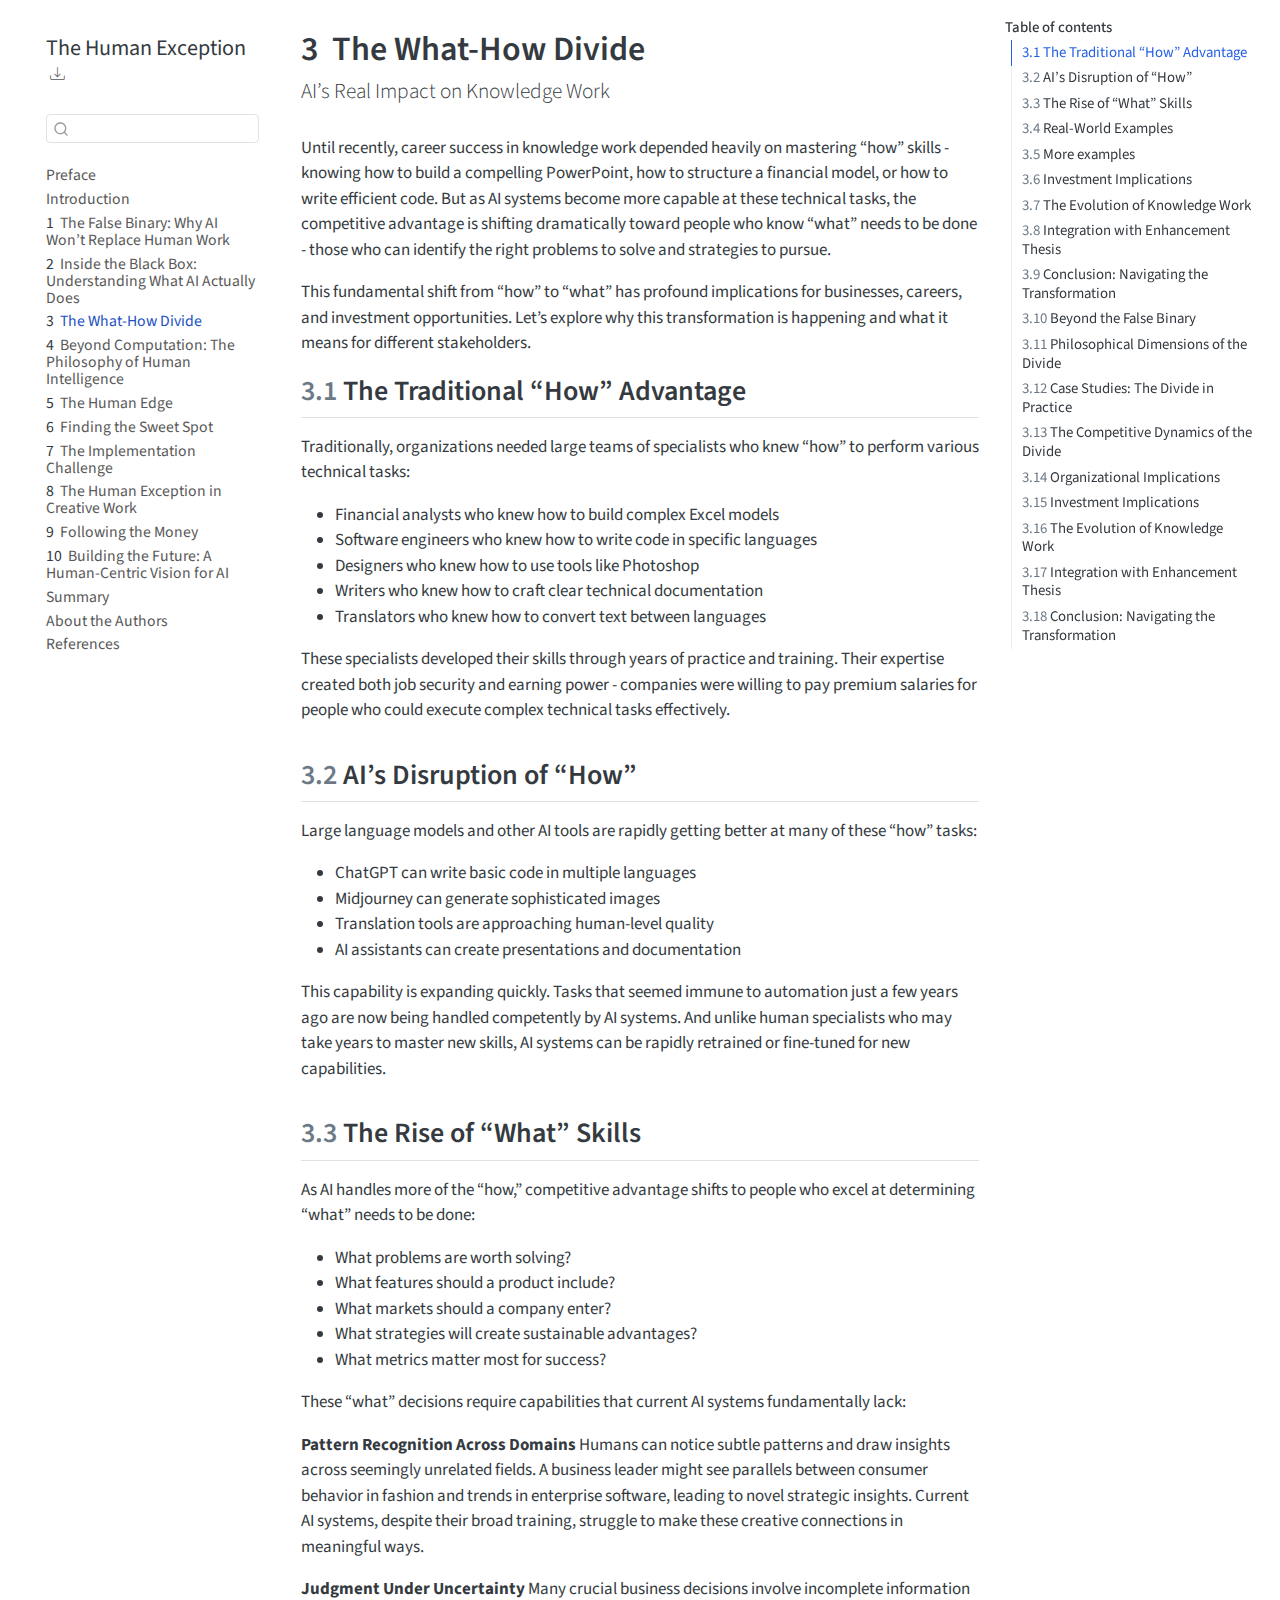
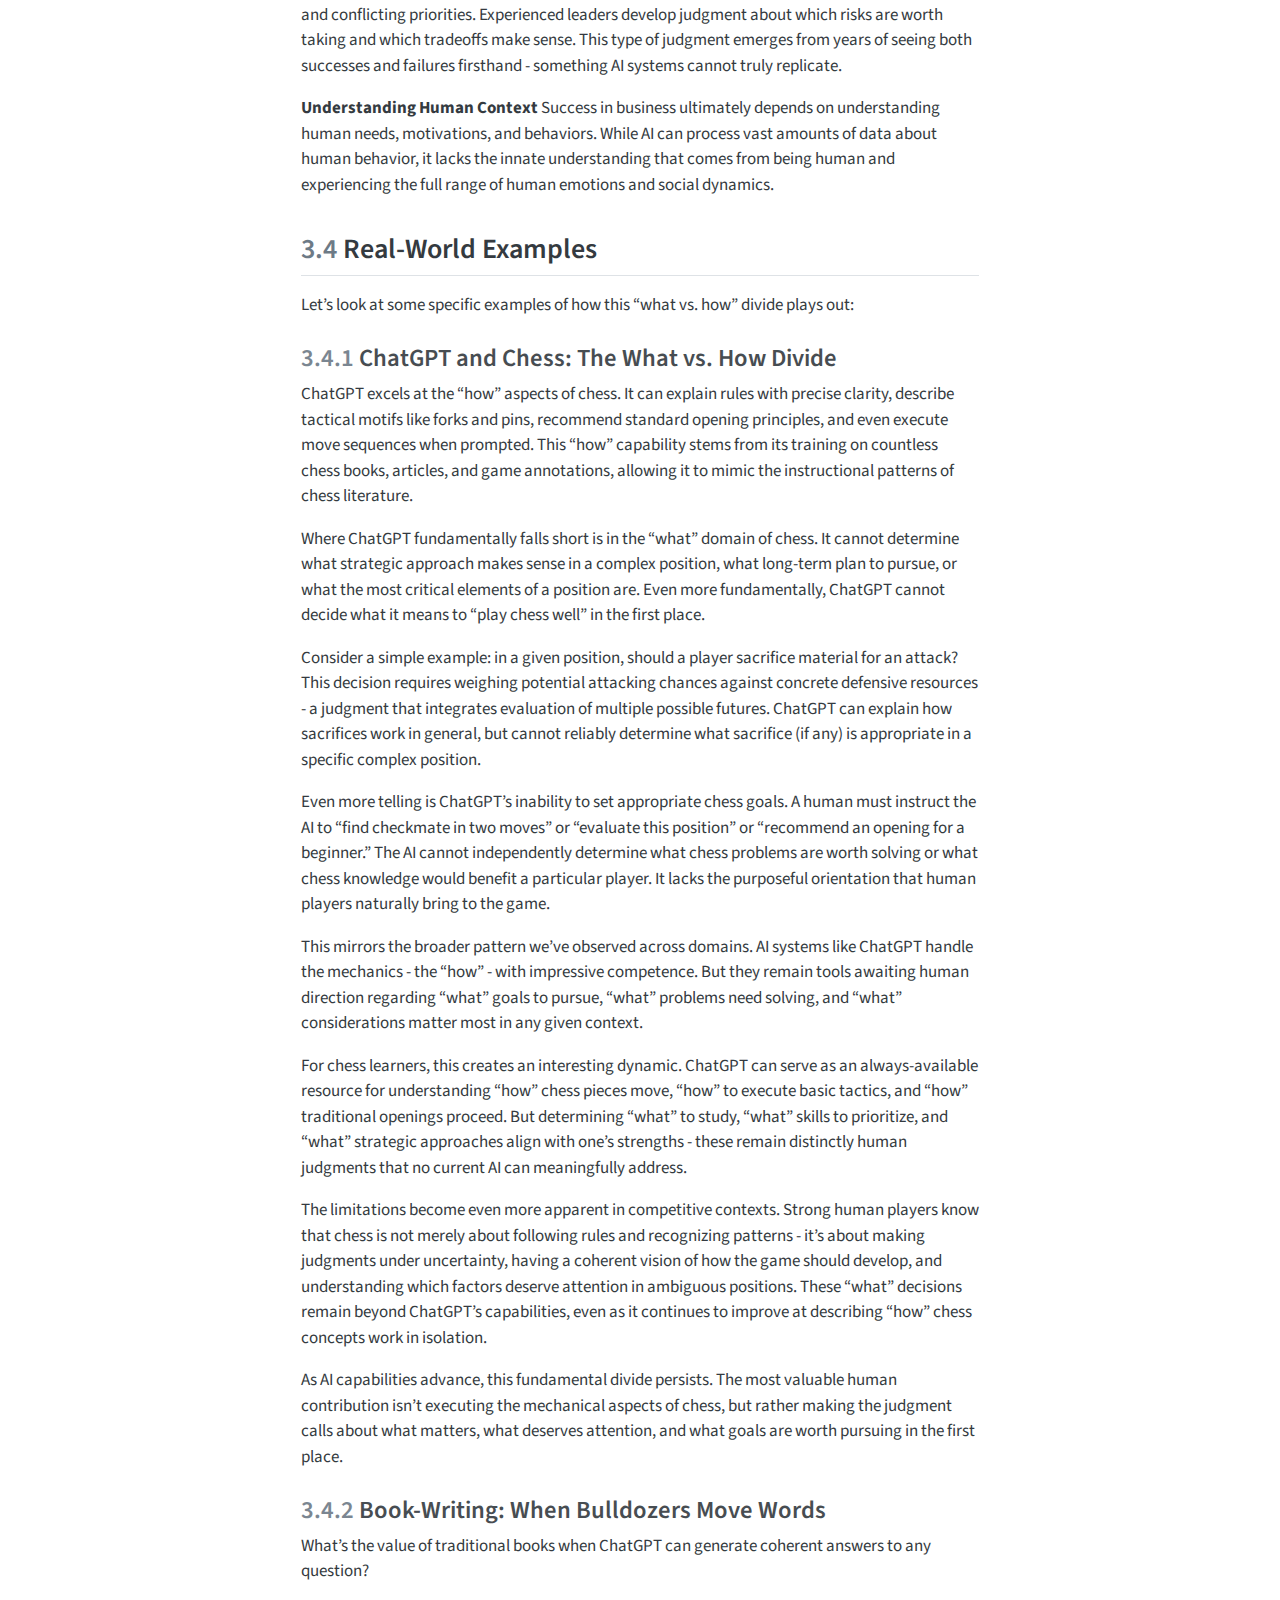
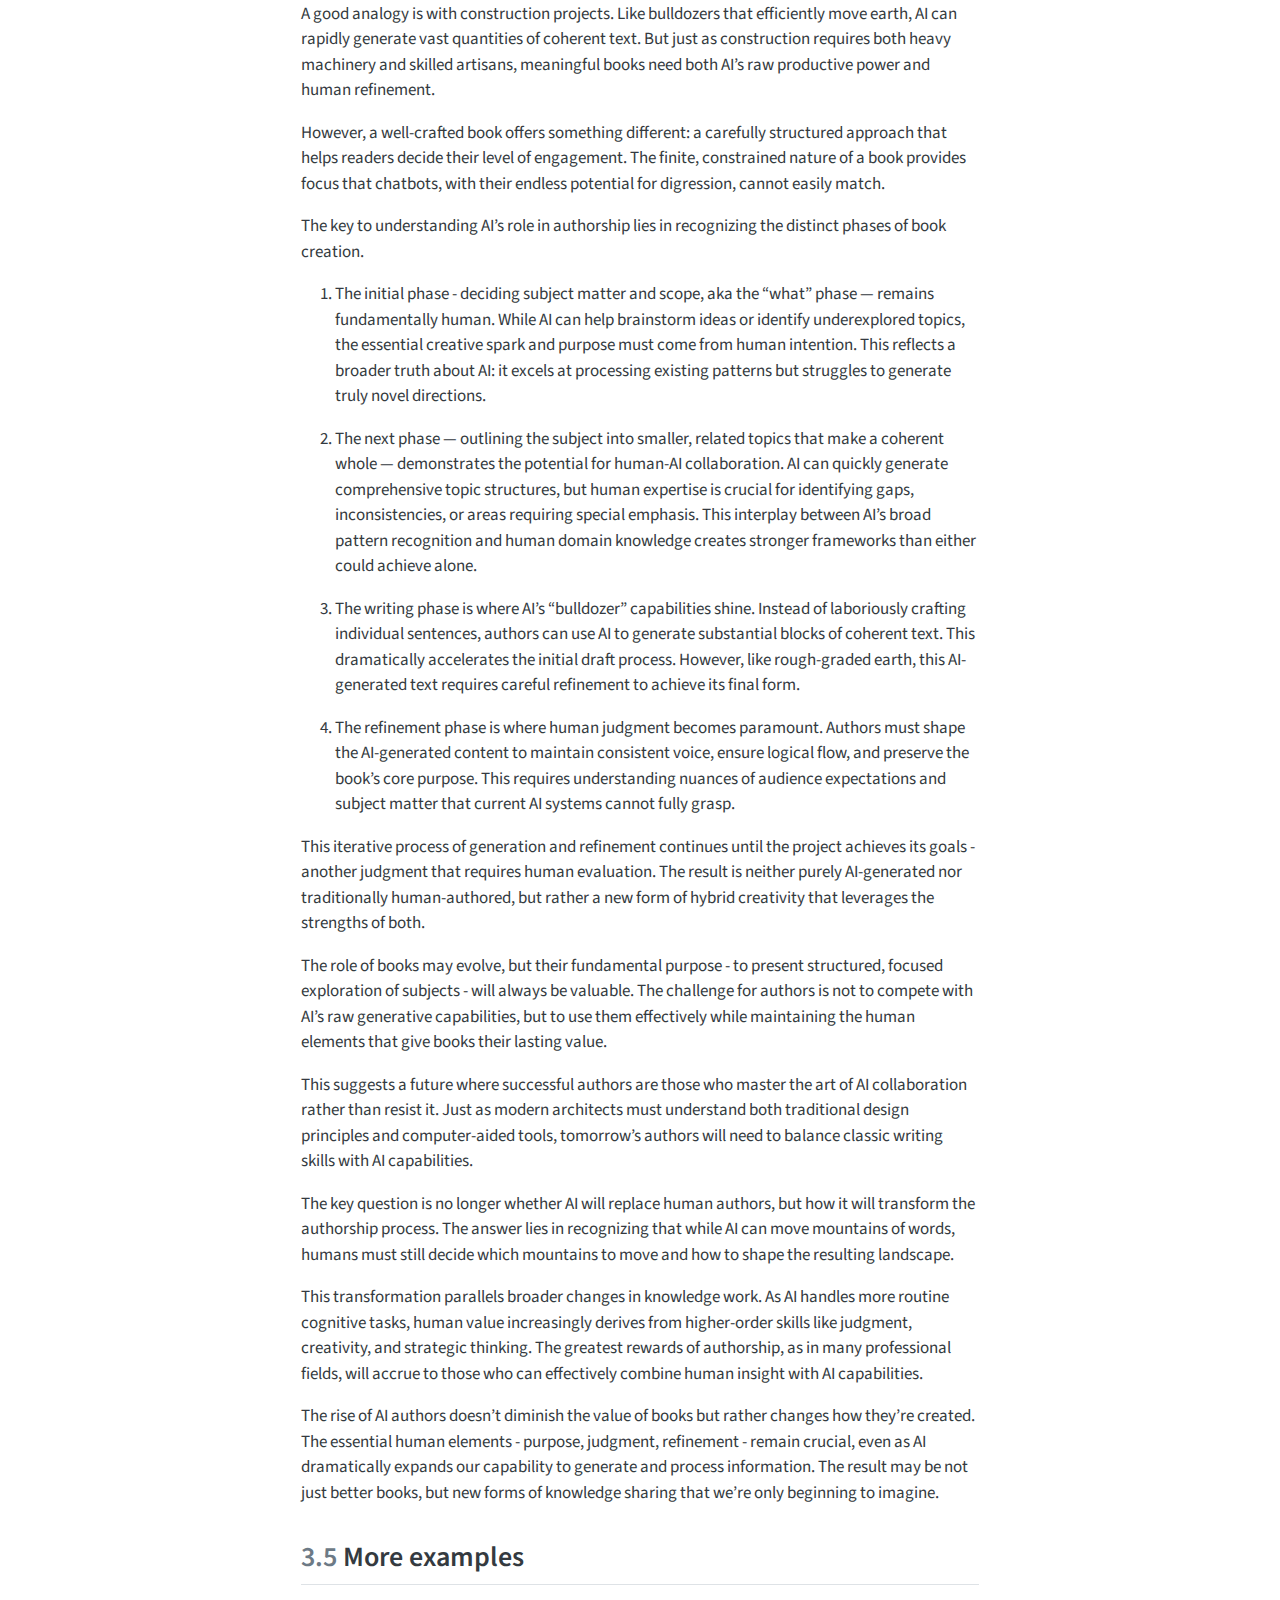
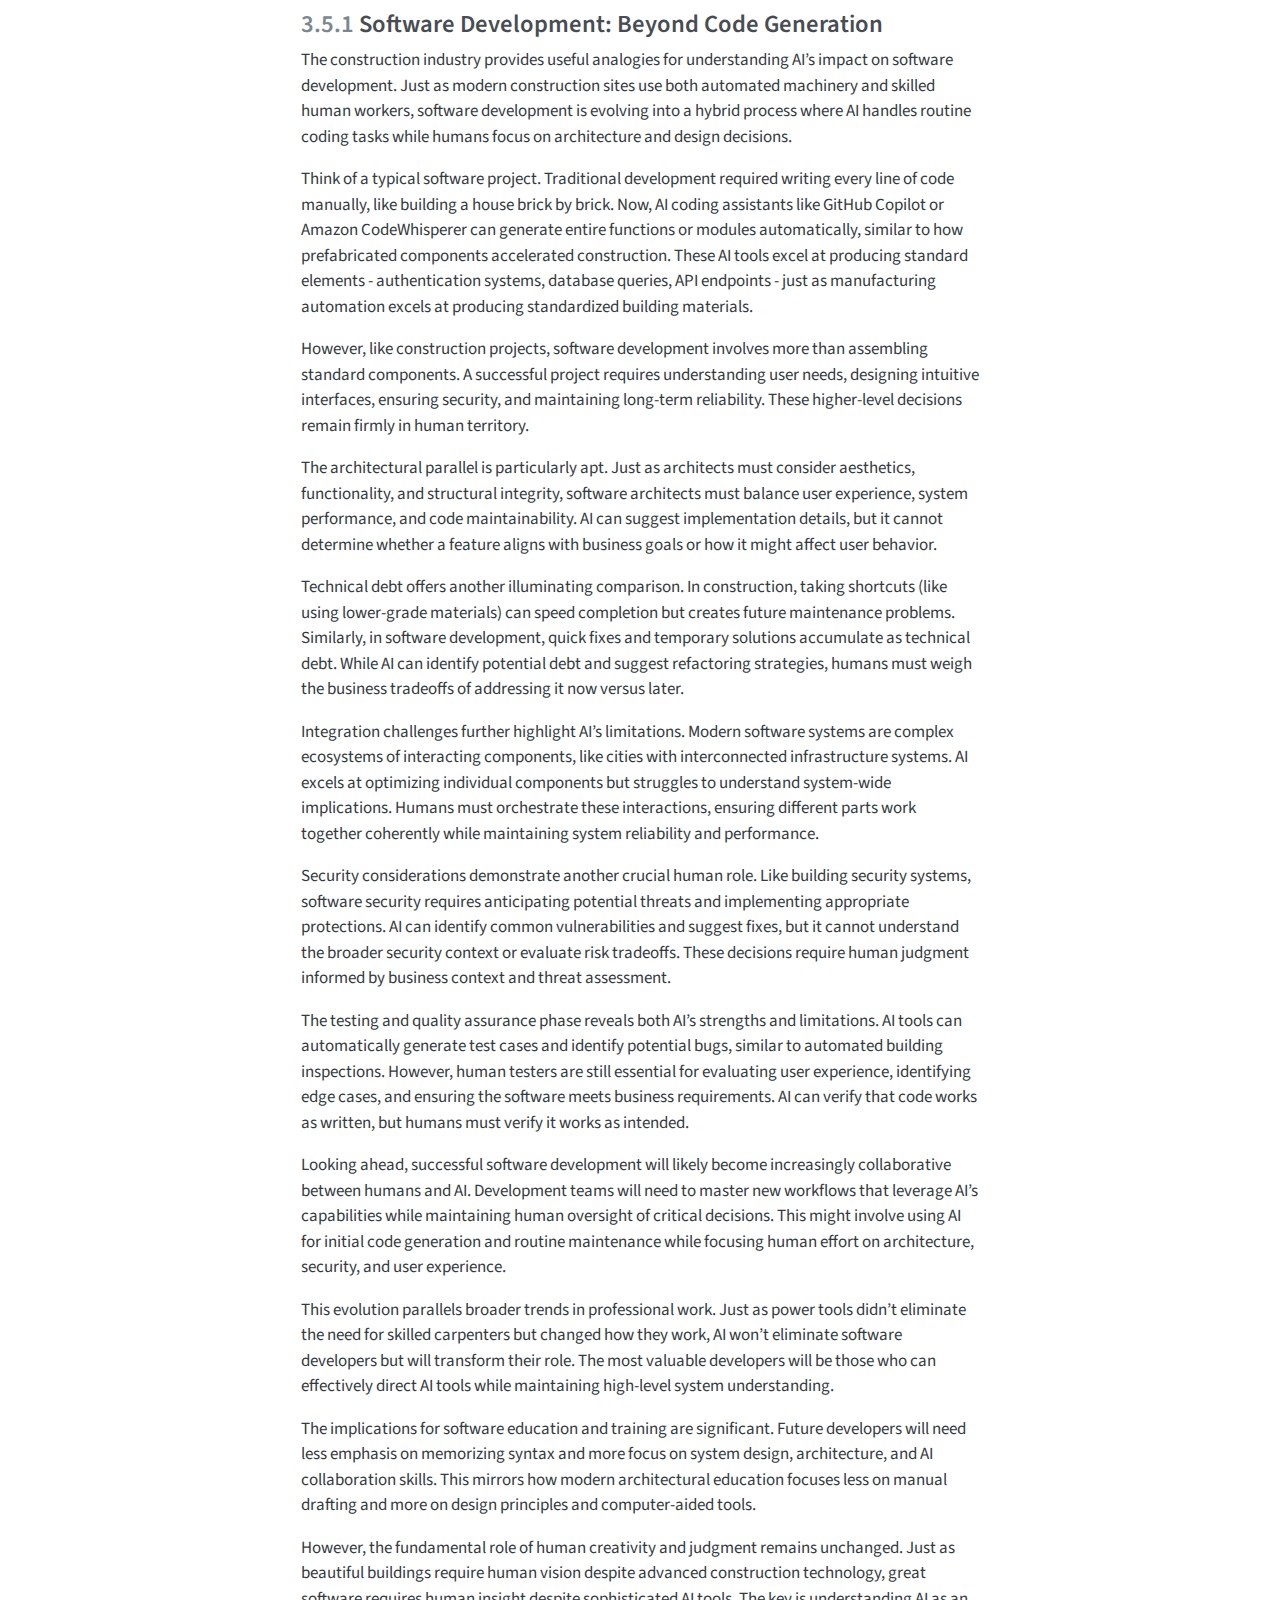
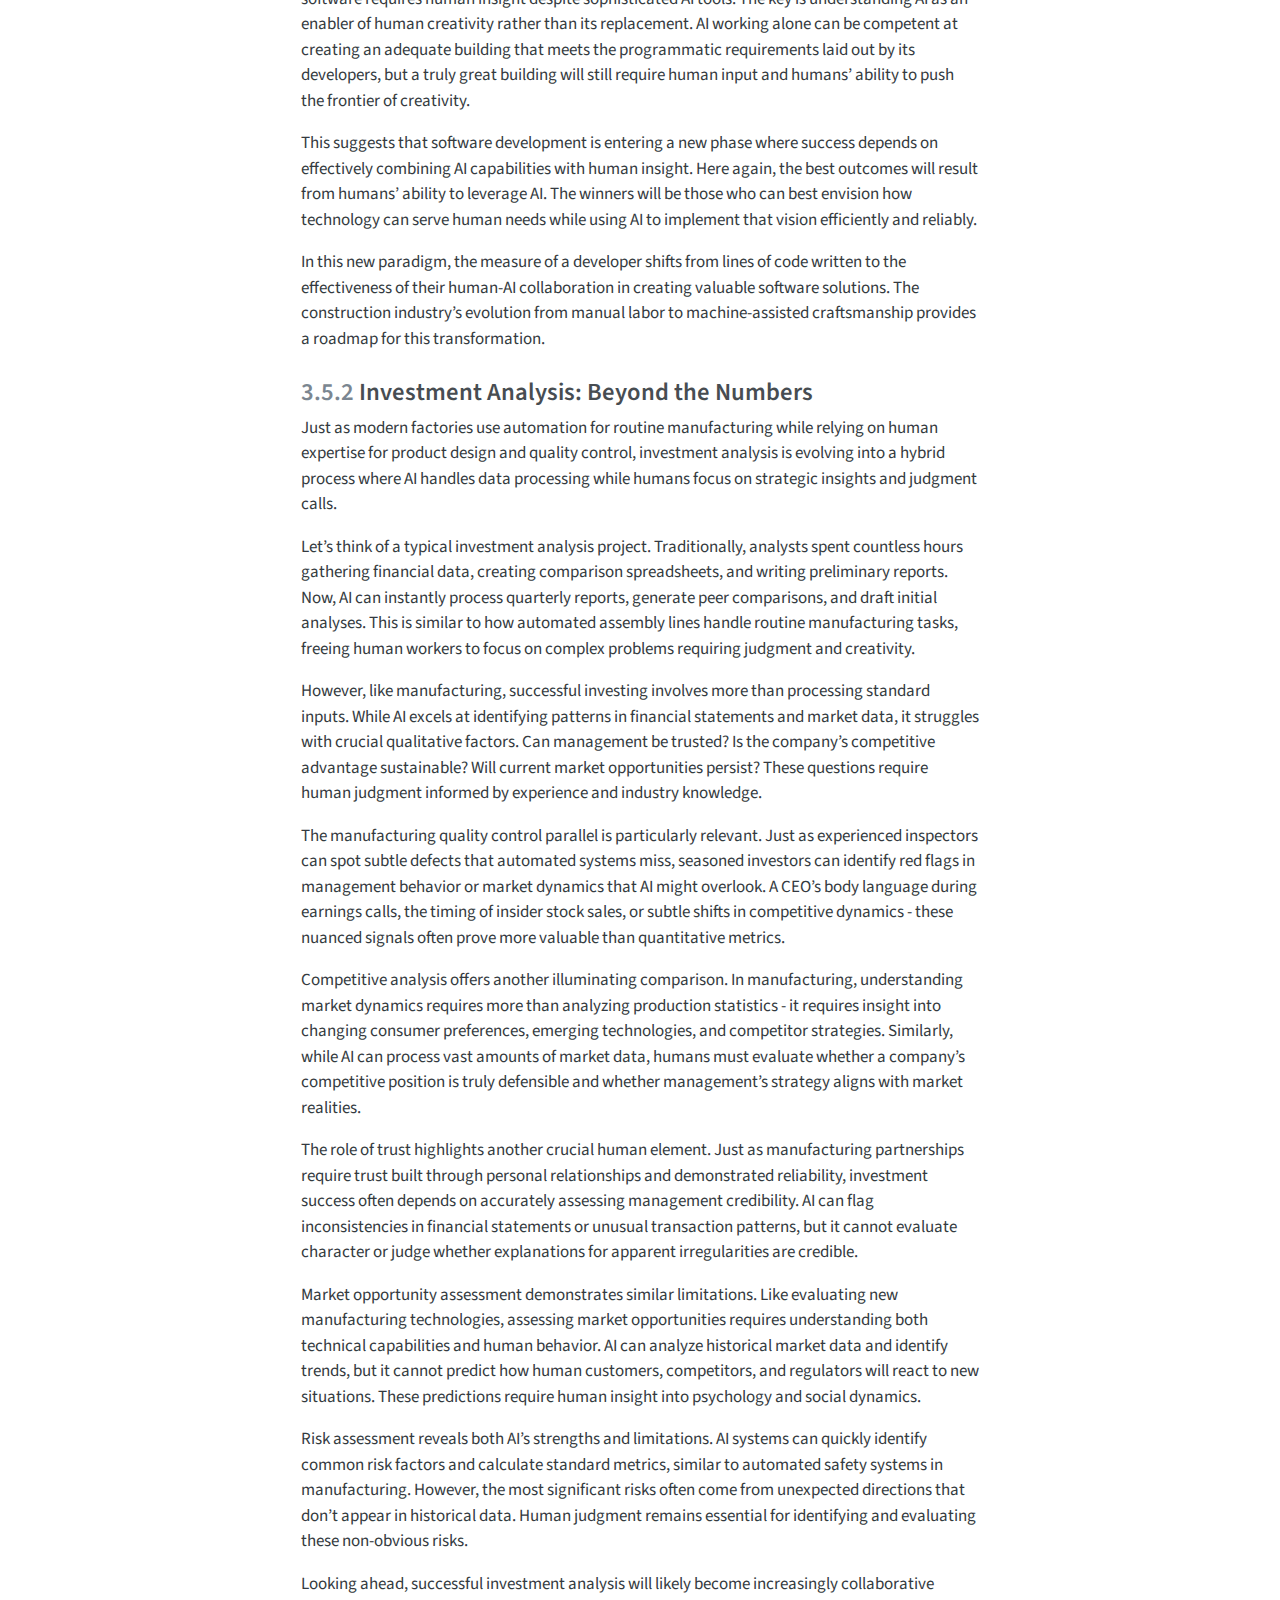
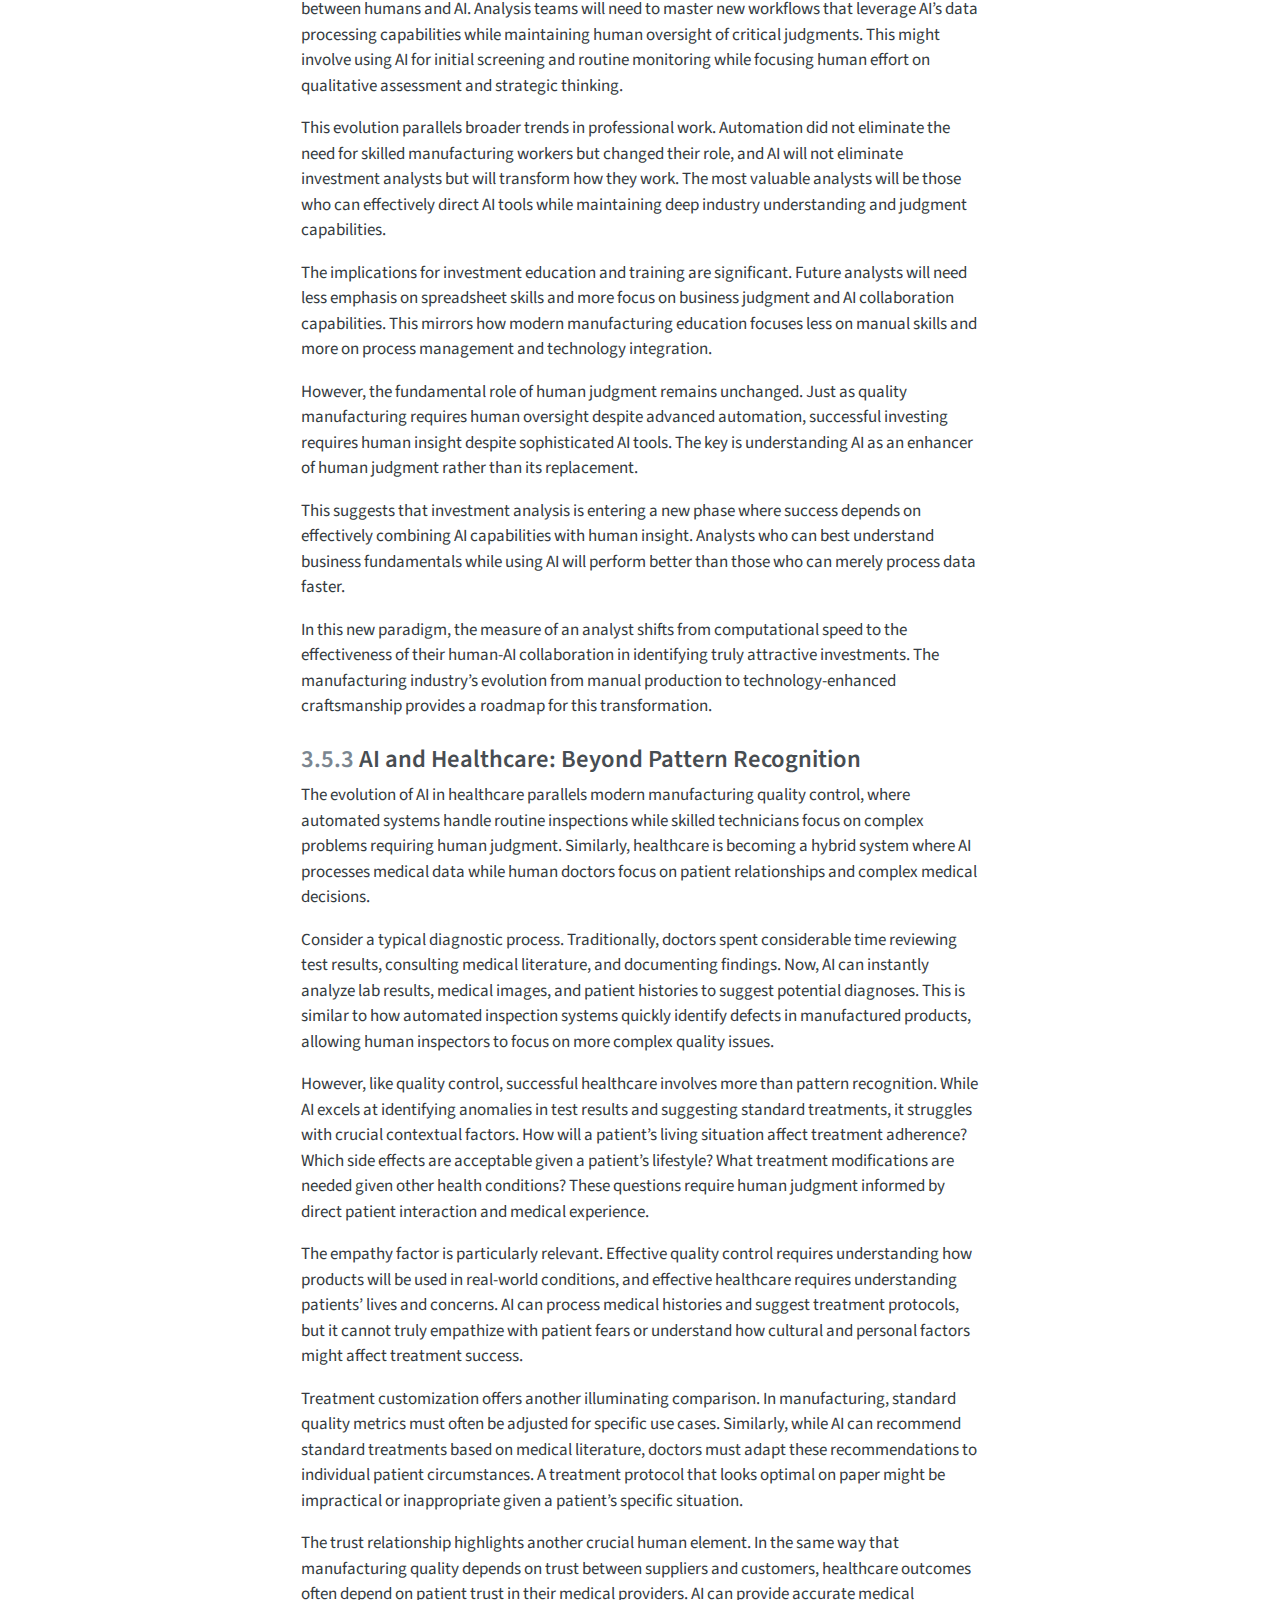
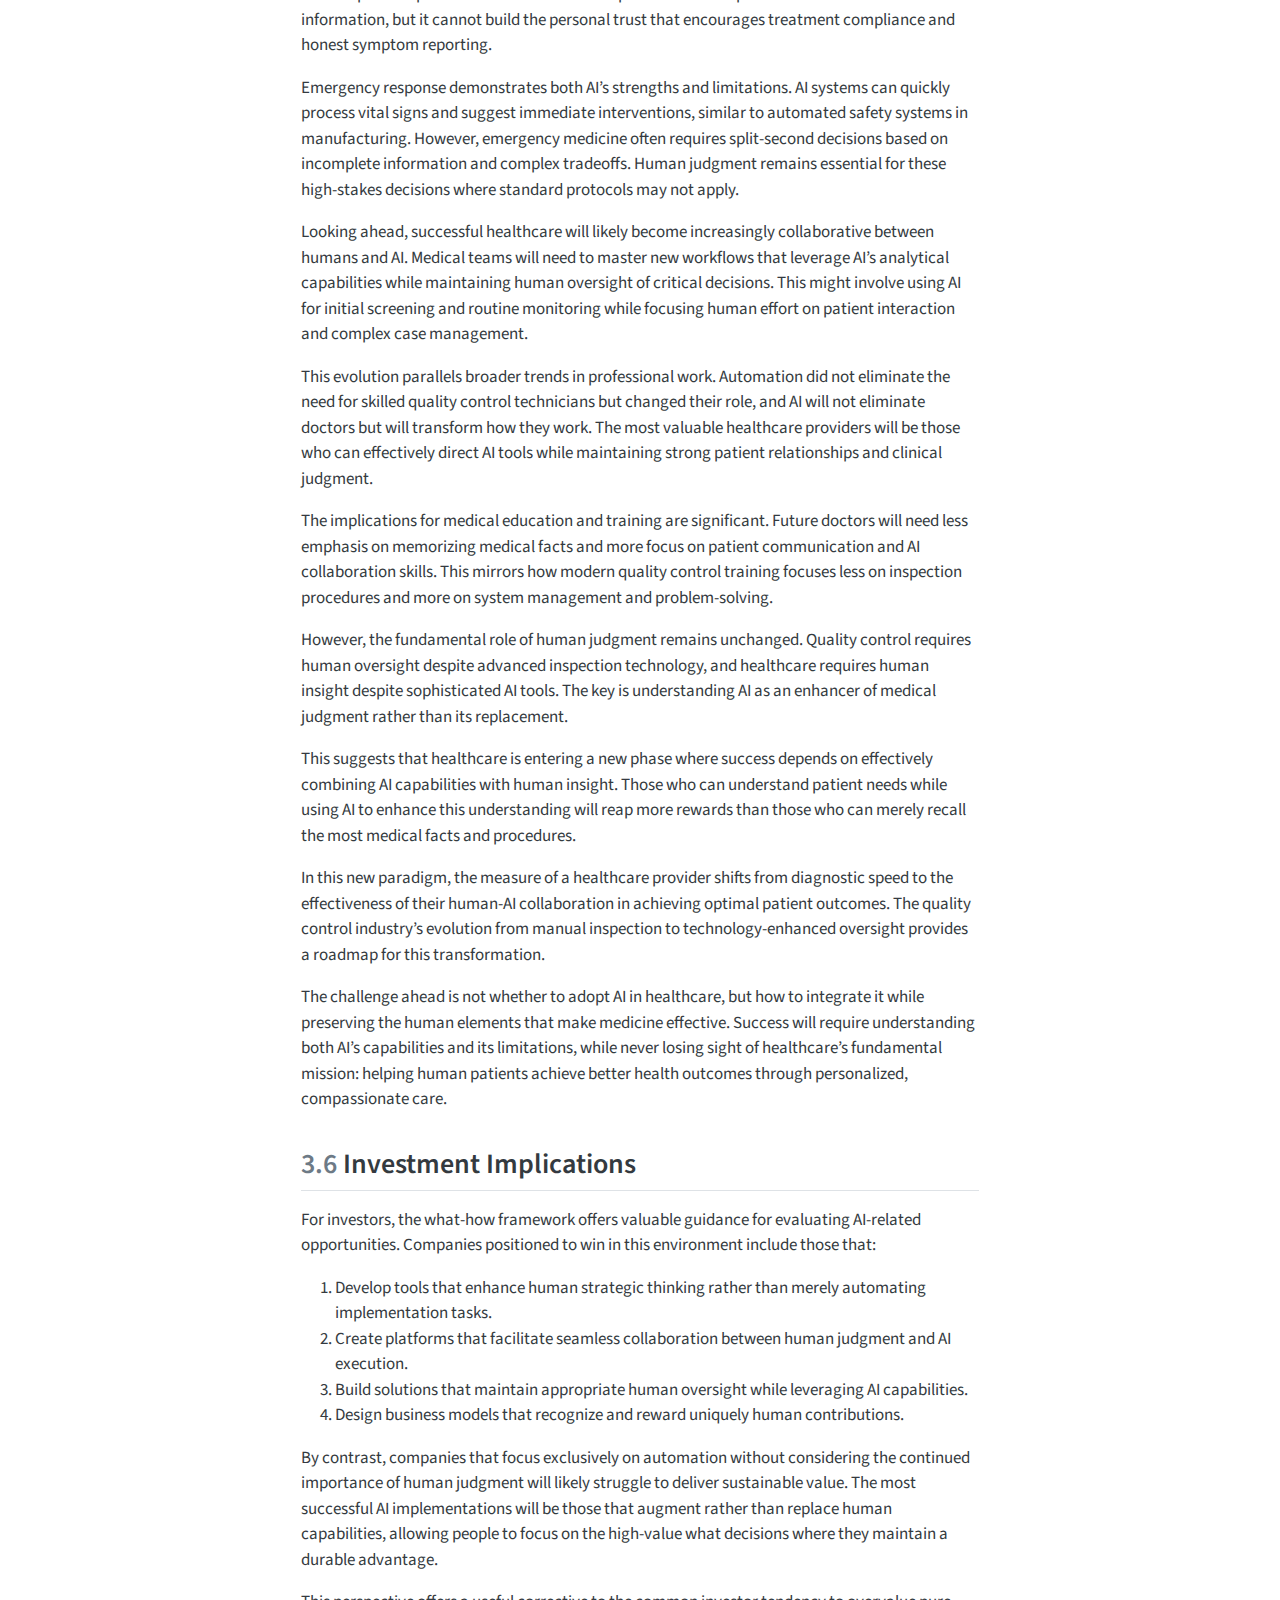
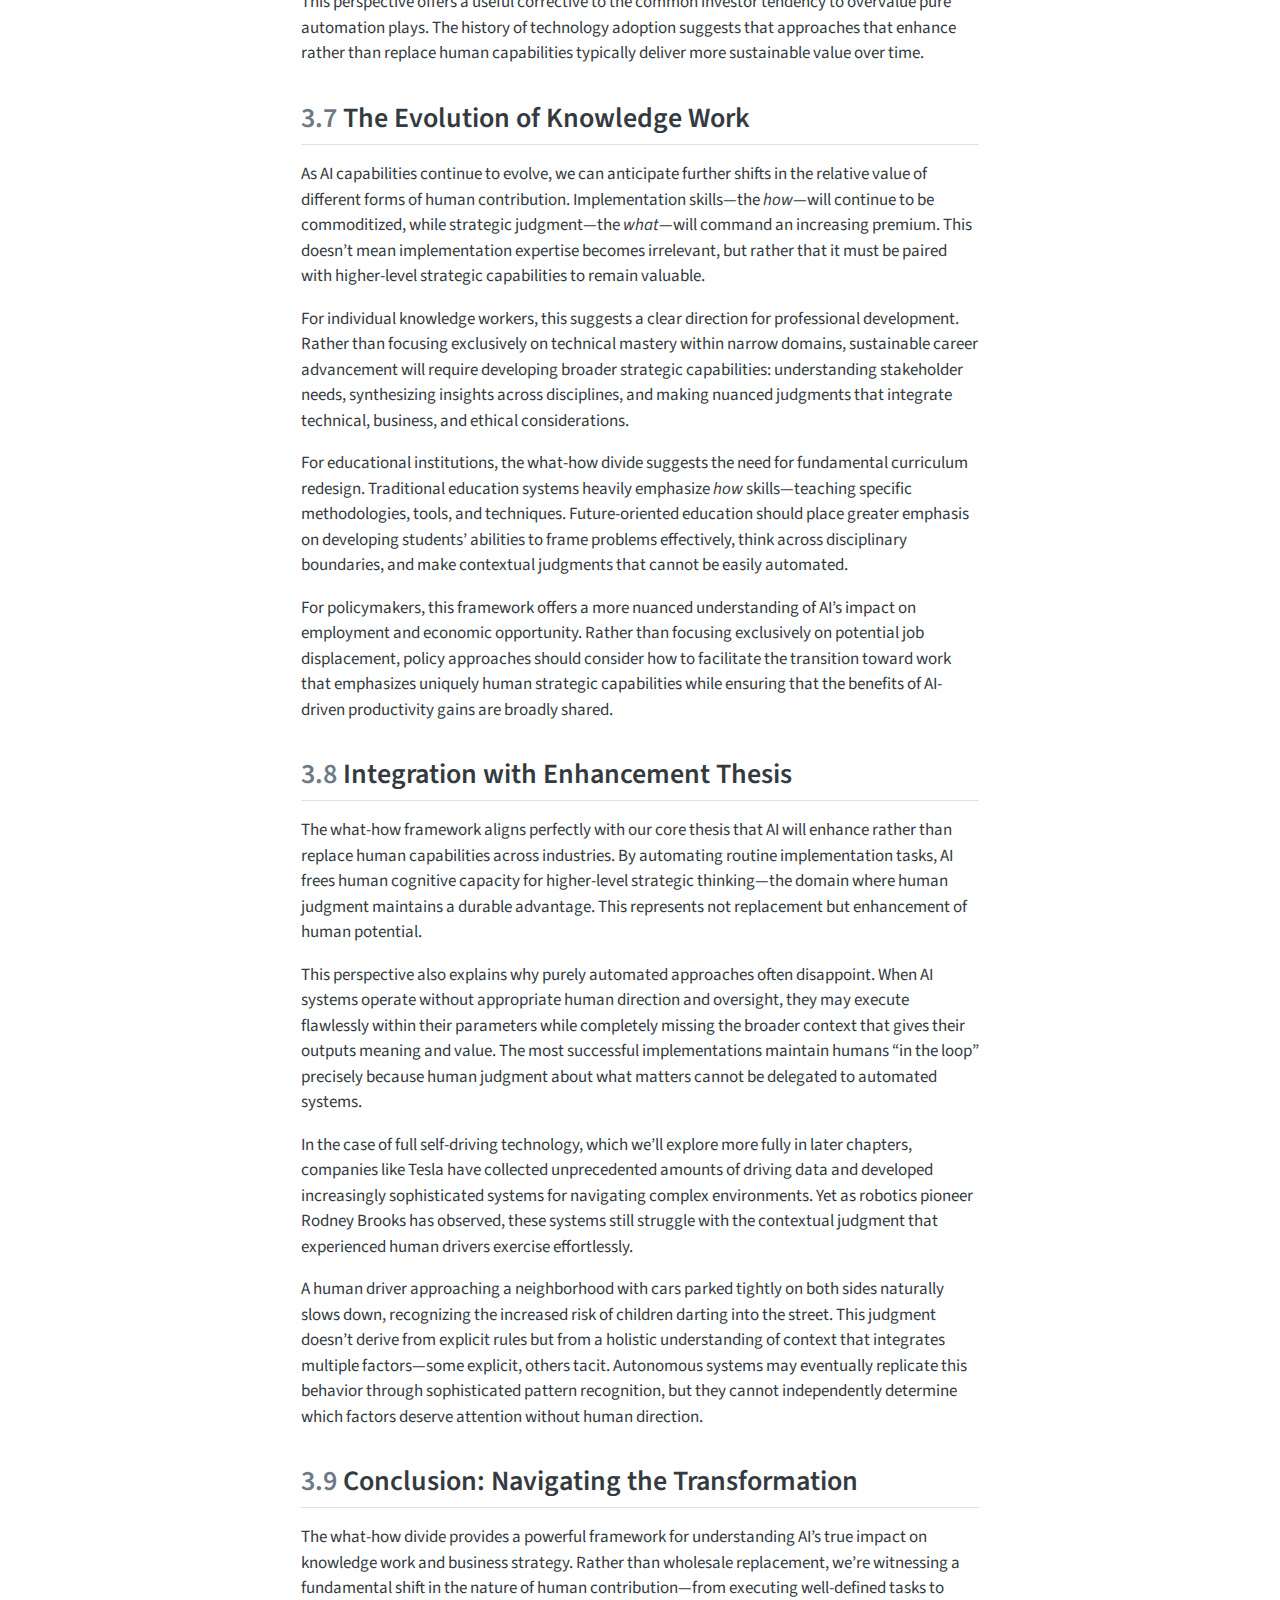
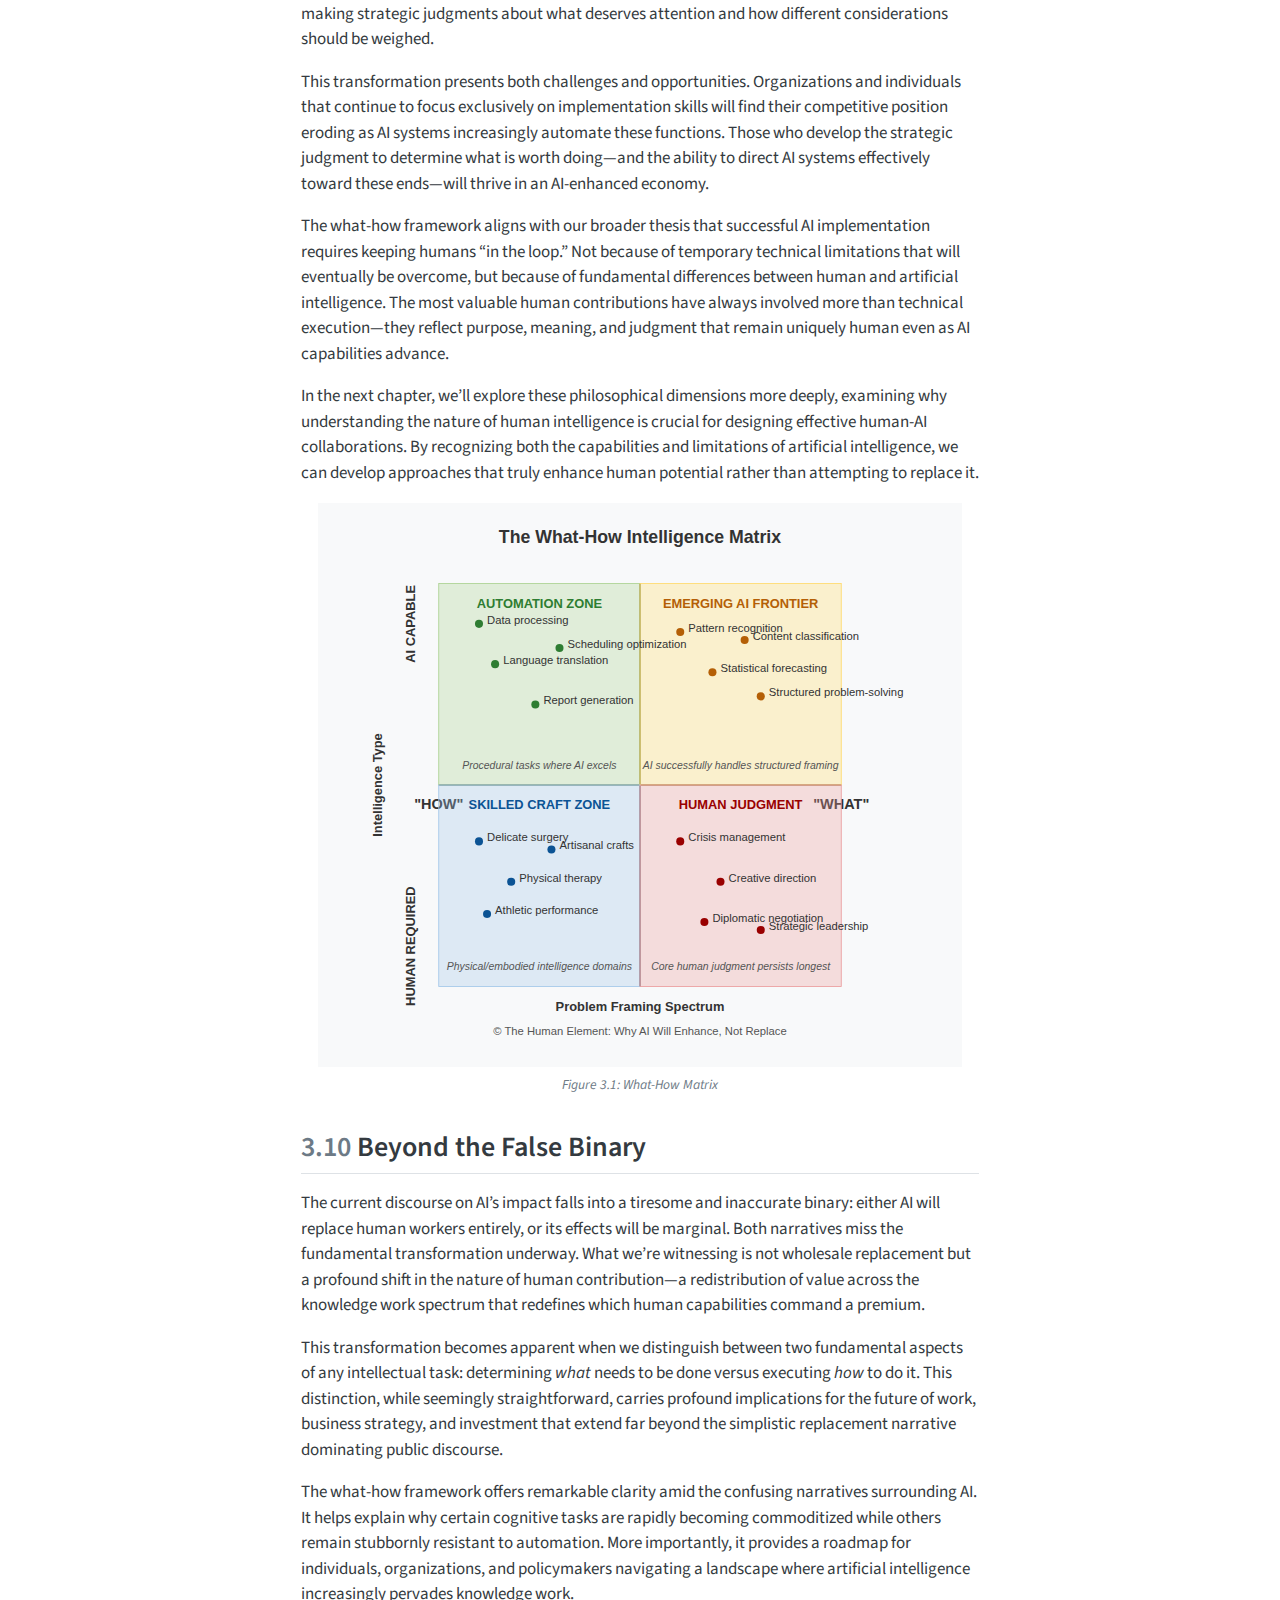
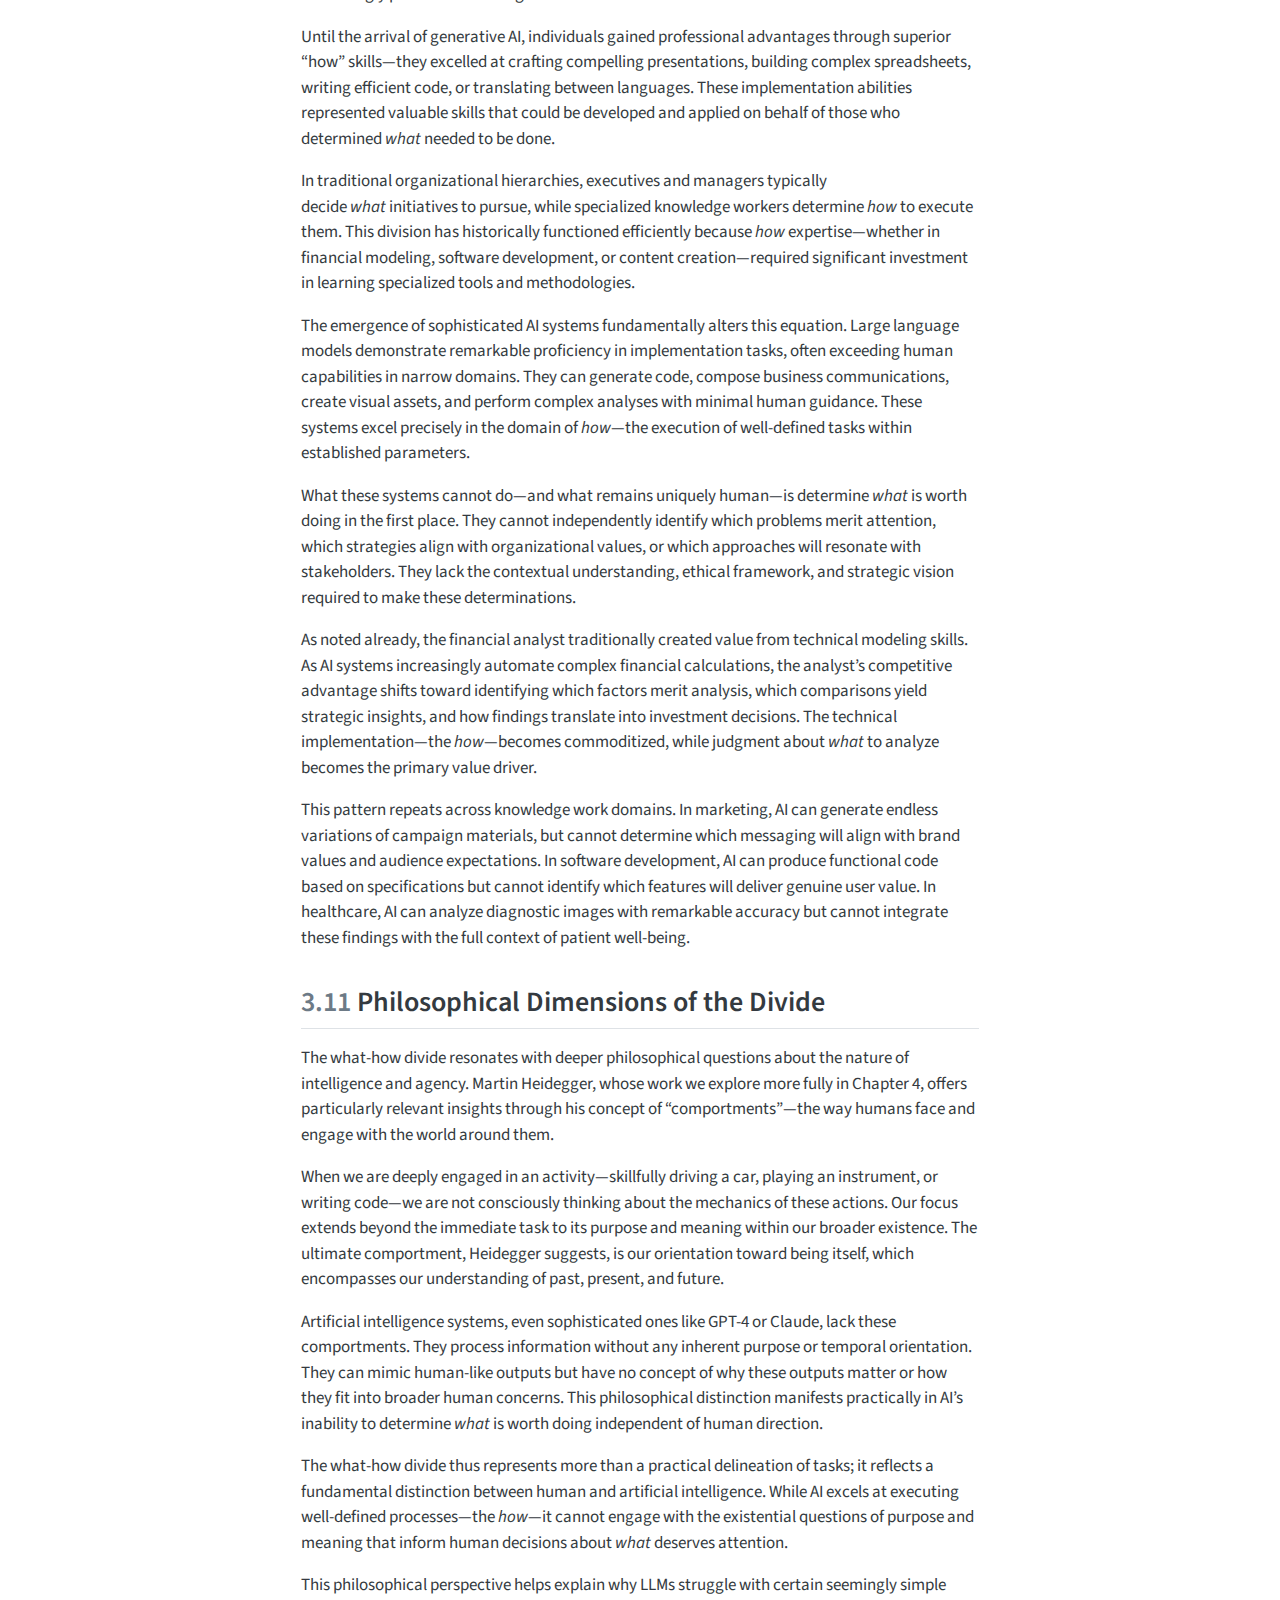
<file: docs/Ch03.html>
<!DOCTYPE html>
<html xmlns="http://www.w3.org/1999/xhtml" lang="en" xml:lang="en"><head>

<meta charset="utf-8">
<meta name="generator" content="quarto-1.6.39">

<meta name="viewport" content="width=device-width, initial-scale=1.0, user-scalable=yes">


<title>3&nbsp; The What-How Divide – The Human Exception</title>
<style>
code{white-space: pre-wrap;}
span.smallcaps{font-variant: small-caps;}
div.columns{display: flex; gap: min(4vw, 1.5em);}
div.column{flex: auto; overflow-x: auto;}
div.hanging-indent{margin-left: 1.5em; text-indent: -1.5em;}
ul.task-list{list-style: none;}
ul.task-list li input[type="checkbox"] {
  width: 0.8em;
  margin: 0 0.8em 0.2em -1em; /* quarto-specific, see https://github.com/quarto-dev/quarto-cli/issues/4556 */ 
  vertical-align: middle;
}
/* CSS for citations */
div.csl-bib-body { }
div.csl-entry {
  clear: both;
  margin-bottom: 0em;
}
.hanging-indent div.csl-entry {
  margin-left:2em;
  text-indent:-2em;
}
div.csl-left-margin {
  min-width:2em;
  float:left;
}
div.csl-right-inline {
  margin-left:2em;
  padding-left:1em;
}
div.csl-indent {
  margin-left: 2em;
}</style>


<script src="site_libs/quarto-nav/quarto-nav.js"></script>
<script src="site_libs/quarto-nav/headroom.min.js"></script>
<script src="site_libs/clipboard/clipboard.min.js"></script>
<script src="site_libs/quarto-search/autocomplete.umd.js"></script>
<script src="site_libs/quarto-search/fuse.min.js"></script>
<script src="site_libs/quarto-search/quarto-search.js"></script>
<meta name="quarto:offset" content="./">
<link href="./Ch04.html" rel="next">
<link href="./Ch02.html" rel="prev">
<script src="site_libs/quarto-html/quarto.js"></script>
<script src="site_libs/quarto-html/popper.min.js"></script>
<script src="site_libs/quarto-html/tippy.umd.min.js"></script>
<script src="site_libs/quarto-html/anchor.min.js"></script>
<link href="site_libs/quarto-html/tippy.css" rel="stylesheet">
<link href="site_libs/quarto-html/quarto-syntax-highlighting-e26003cea8cd680ca0c55a263523d882.css" rel="stylesheet" id="quarto-text-highlighting-styles">
<script src="site_libs/bootstrap/bootstrap.min.js"></script>
<link href="site_libs/bootstrap/bootstrap-icons.css" rel="stylesheet">
<link href="site_libs/bootstrap/bootstrap-626149efe8f5d16e1d391ba177679bf0.min.css" rel="stylesheet" append-hash="true" id="quarto-bootstrap" data-mode="light">
<script id="quarto-search-options" type="application/json">{
  "location": "sidebar",
  "copy-button": false,
  "collapse-after": 3,
  "panel-placement": "start",
  "type": "textbox",
  "limit": 50,
  "keyboard-shortcut": [
    "f",
    "/",
    "s"
  ],
  "show-item-context": false,
  "language": {
    "search-no-results-text": "No results",
    "search-matching-documents-text": "matching documents",
    "search-copy-link-title": "Copy link to search",
    "search-hide-matches-text": "Hide additional matches",
    "search-more-match-text": "more match in this document",
    "search-more-matches-text": "more matches in this document",
    "search-clear-button-title": "Clear",
    "search-text-placeholder": "",
    "search-detached-cancel-button-title": "Cancel",
    "search-submit-button-title": "Submit",
    "search-label": "Search"
  }
}</script>


<link rel="stylesheet" href="_resources/css/normalize.css">
</head>

<body class="nav-sidebar floating">

<div id="quarto-search-results"></div>
  <header id="quarto-header" class="headroom fixed-top">
  <nav class="quarto-secondary-nav">
    <div class="container-fluid d-flex">
      <button type="button" class="quarto-btn-toggle btn" data-bs-toggle="collapse" role="button" data-bs-target=".quarto-sidebar-collapse-item" aria-controls="quarto-sidebar" aria-expanded="false" aria-label="Toggle sidebar navigation" onclick="if (window.quartoToggleHeadroom) { window.quartoToggleHeadroom(); }">
        <i class="bi bi-layout-text-sidebar-reverse"></i>
      </button>
        <nav class="quarto-page-breadcrumbs" aria-label="breadcrumb"><ol class="breadcrumb"><li class="breadcrumb-item"><a href="./Ch03.html"><span class="chapter-number">3</span>&nbsp; <span class="chapter-title">The What-How Divide</span></a></li></ol></nav>
        <a class="flex-grow-1" role="navigation" data-bs-toggle="collapse" data-bs-target=".quarto-sidebar-collapse-item" aria-controls="quarto-sidebar" aria-expanded="false" aria-label="Toggle sidebar navigation" onclick="if (window.quartoToggleHeadroom) { window.quartoToggleHeadroom(); }">      
        </a>
      <button type="button" class="btn quarto-search-button" aria-label="Search" onclick="window.quartoOpenSearch();">
        <i class="bi bi-search"></i>
      </button>
    </div>
  </nav>
</header>
<!-- content -->
<div id="quarto-content" class="quarto-container page-columns page-rows-contents page-layout-article">
<!-- sidebar -->
  <nav id="quarto-sidebar" class="sidebar collapse collapse-horizontal quarto-sidebar-collapse-item sidebar-navigation floating overflow-auto">
    <div class="pt-lg-2 mt-2 text-left sidebar-header">
    <div class="sidebar-title mb-0 py-0">
      <a href="./">The Human Exception</a> 
        <div class="sidebar-tools-main">
    <div class="dropdown">
      <a href="" title="Download" id="quarto-navigation-tool-dropdown-0" class="quarto-navigation-tool dropdown-toggle px-1" data-bs-toggle="dropdown" aria-expanded="false" role="link" aria-label="Download"><i class="bi bi-download"></i></a>
      <ul class="dropdown-menu" aria-labelledby="quarto-navigation-tool-dropdown-0">
          <li>
            <a class="dropdown-item sidebar-tools-main-item" href="./The-Human-Exception.pdf">
              <i class="bi bi-file-pdf pe-1"></i>
            Download PDF
            </a>
          </li>
          <li>
            <a class="dropdown-item sidebar-tools-main-item" href="./The-Human-Exception.epub">
              <i class="bi bi-journal pe-1"></i>
            Download ePub
            </a>
          </li>
          <li>
            <a class="dropdown-item sidebar-tools-main-item" href="./The-Human-Exception.docx">
              <i class="bi bi-file-word pe-1"></i>
            Download Docx
            </a>
          </li>
      </ul>
    </div>
</div>
    </div>
      </div>
        <div class="mt-2 flex-shrink-0 align-items-center">
        <div class="sidebar-search">
        <div id="quarto-search" class="" title="Search"></div>
        </div>
        </div>
    <div class="sidebar-menu-container"> 
    <ul class="list-unstyled mt-1">
        <li class="sidebar-item">
  <div class="sidebar-item-container"> 
  <a href="./index.html" class="sidebar-item-text sidebar-link">
 <span class="menu-text">Preface</span></a>
  </div>
</li>
        <li class="sidebar-item">
  <div class="sidebar-item-container"> 
  <a href="./intro.html" class="sidebar-item-text sidebar-link">
 <span class="menu-text">Introduction</span></a>
  </div>
</li>
        <li class="sidebar-item">
  <div class="sidebar-item-container"> 
  <a href="./Ch01.html" class="sidebar-item-text sidebar-link">
 <span class="menu-text"><span class="chapter-number">1</span>&nbsp; <span class="chapter-title">The False Binary: Why AI Won’t Replace Human Work</span></span></a>
  </div>
</li>
        <li class="sidebar-item">
  <div class="sidebar-item-container"> 
  <a href="./Ch02.html" class="sidebar-item-text sidebar-link">
 <span class="menu-text"><span class="chapter-number">2</span>&nbsp; <span class="chapter-title">Inside the Black Box: Understanding What AI Actually Does</span></span></a>
  </div>
</li>
        <li class="sidebar-item">
  <div class="sidebar-item-container"> 
  <a href="./Ch03.html" class="sidebar-item-text sidebar-link active">
 <span class="menu-text"><span class="chapter-number">3</span>&nbsp; <span class="chapter-title">The What-How Divide</span></span></a>
  </div>
</li>
        <li class="sidebar-item">
  <div class="sidebar-item-container"> 
  <a href="./Ch04.html" class="sidebar-item-text sidebar-link">
 <span class="menu-text"><span class="chapter-number">4</span>&nbsp; <span class="chapter-title">Beyond Computation: The Philosophy of Human Intelligence</span></span></a>
  </div>
</li>
        <li class="sidebar-item">
  <div class="sidebar-item-container"> 
  <a href="./Ch05.html" class="sidebar-item-text sidebar-link">
 <span class="menu-text"><span class="chapter-number">5</span>&nbsp; <span class="chapter-title">The Human Edge</span></span></a>
  </div>
</li>
        <li class="sidebar-item">
  <div class="sidebar-item-container"> 
  <a href="./Ch06.html" class="sidebar-item-text sidebar-link">
 <span class="menu-text"><span class="chapter-number">6</span>&nbsp; <span class="chapter-title">Finding the Sweet Spot</span></span></a>
  </div>
</li>
        <li class="sidebar-item">
  <div class="sidebar-item-container"> 
  <a href="./Ch07.html" class="sidebar-item-text sidebar-link">
 <span class="menu-text"><span class="chapter-number">7</span>&nbsp; <span class="chapter-title">The Implementation Challenge</span></span></a>
  </div>
</li>
        <li class="sidebar-item">
  <div class="sidebar-item-container"> 
  <a href="./Ch08.html" class="sidebar-item-text sidebar-link">
 <span class="menu-text"><span class="chapter-number">8</span>&nbsp; <span class="chapter-title">The Human Exception in Creative Work</span></span></a>
  </div>
</li>
        <li class="sidebar-item">
  <div class="sidebar-item-container"> 
  <a href="./Ch09.html" class="sidebar-item-text sidebar-link">
 <span class="menu-text"><span class="chapter-number">9</span>&nbsp; <span class="chapter-title">Following the Money</span></span></a>
  </div>
</li>
        <li class="sidebar-item">
  <div class="sidebar-item-container"> 
  <a href="./Ch10.html" class="sidebar-item-text sidebar-link">
 <span class="menu-text"><span class="chapter-number">10</span>&nbsp; <span class="chapter-title">Building the Future: A Human-Centric Vision for AI</span></span></a>
  </div>
</li>
        <li class="sidebar-item">
  <div class="sidebar-item-container"> 
  <a href="./summary.html" class="sidebar-item-text sidebar-link">
 <span class="menu-text">Summary</span></a>
  </div>
</li>
        <li class="sidebar-item">
  <div class="sidebar-item-container"> 
  <a href="./about.html" class="sidebar-item-text sidebar-link">
 <span class="menu-text">About the Authors</span></a>
  </div>
</li>
        <li class="sidebar-item">
  <div class="sidebar-item-container"> 
  <a href="./references.html" class="sidebar-item-text sidebar-link">
 <span class="menu-text">References</span></a>
  </div>
</li>
    </ul>
    </div>
</nav>
<div id="quarto-sidebar-glass" class="quarto-sidebar-collapse-item" data-bs-toggle="collapse" data-bs-target=".quarto-sidebar-collapse-item"></div>
<!-- margin-sidebar -->
    <div id="quarto-margin-sidebar" class="sidebar margin-sidebar">
        <nav id="TOC" role="doc-toc" class="toc-active">
    <h2 id="toc-title">Table of contents</h2>
   
  <ul>
  <li><a href="#the-traditional-how-advantage" id="toc-the-traditional-how-advantage" class="nav-link active" data-scroll-target="#the-traditional-how-advantage"><span class="header-section-number">3.1</span> The Traditional “How” Advantage</a></li>
  <li><a href="#ais-disruption-of-how" id="toc-ais-disruption-of-how" class="nav-link" data-scroll-target="#ais-disruption-of-how"><span class="header-section-number">3.2</span> AI’s Disruption of “How”</a></li>
  <li><a href="#the-rise-of-what-skills" id="toc-the-rise-of-what-skills" class="nav-link" data-scroll-target="#the-rise-of-what-skills"><span class="header-section-number">3.3</span> The Rise of “What” Skills</a></li>
  <li><a href="#real-world-examples" id="toc-real-world-examples" class="nav-link" data-scroll-target="#real-world-examples"><span class="header-section-number">3.4</span> Real-World Examples</a>
  <ul class="collapse">
  <li><a href="#chatgpt-and-chess-the-what-vs.-how-divide" id="toc-chatgpt-and-chess-the-what-vs.-how-divide" class="nav-link" data-scroll-target="#chatgpt-and-chess-the-what-vs.-how-divide"><span class="header-section-number">3.4.1</span> ChatGPT and Chess: The What vs.&nbsp;How Divide</a></li>
  <li><a href="#book-writing-when-bulldozers-move-words" id="toc-book-writing-when-bulldozers-move-words" class="nav-link" data-scroll-target="#book-writing-when-bulldozers-move-words"><span class="header-section-number">3.4.2</span> Book-Writing: When Bulldozers Move Words</a></li>
  </ul></li>
  <li><a href="#more-examples" id="toc-more-examples" class="nav-link" data-scroll-target="#more-examples"><span class="header-section-number">3.5</span> More examples</a>
  <ul class="collapse">
  <li><a href="#software-development-beyond-code-generation" id="toc-software-development-beyond-code-generation" class="nav-link" data-scroll-target="#software-development-beyond-code-generation"><span class="header-section-number">3.5.1</span> Software Development: Beyond Code Generation</a></li>
  <li><a href="#investment-analysis-beyond-the-numbers" id="toc-investment-analysis-beyond-the-numbers" class="nav-link" data-scroll-target="#investment-analysis-beyond-the-numbers"><span class="header-section-number">3.5.2</span> Investment Analysis: Beyond the Numbers</a></li>
  <li><a href="#ai-and-healthcare-beyond-pattern-recognition" id="toc-ai-and-healthcare-beyond-pattern-recognition" class="nav-link" data-scroll-target="#ai-and-healthcare-beyond-pattern-recognition"><span class="header-section-number">3.5.3</span> AI and Healthcare: Beyond Pattern Recognition</a></li>
  </ul></li>
  <li><a href="#investment-implications" id="toc-investment-implications" class="nav-link" data-scroll-target="#investment-implications"><span class="header-section-number">3.6</span> Investment Implications</a></li>
  <li><a href="#the-evolution-of-knowledge-work" id="toc-the-evolution-of-knowledge-work" class="nav-link" data-scroll-target="#the-evolution-of-knowledge-work"><span class="header-section-number">3.7</span> The Evolution of Knowledge Work</a></li>
  <li><a href="#integration-with-enhancement-thesis" id="toc-integration-with-enhancement-thesis" class="nav-link" data-scroll-target="#integration-with-enhancement-thesis"><span class="header-section-number">3.8</span> Integration with Enhancement Thesis</a></li>
  <li><a href="#conclusion-navigating-the-transformation" id="toc-conclusion-navigating-the-transformation" class="nav-link" data-scroll-target="#conclusion-navigating-the-transformation"><span class="header-section-number">3.9</span> Conclusion: Navigating the Transformation</a></li>
  <li><a href="#beyond-the-false-binary" id="toc-beyond-the-false-binary" class="nav-link" data-scroll-target="#beyond-the-false-binary"><span class="header-section-number">3.10</span> Beyond the False Binary</a></li>
  <li><a href="#philosophical-dimensions-of-the-divide" id="toc-philosophical-dimensions-of-the-divide" class="nav-link" data-scroll-target="#philosophical-dimensions-of-the-divide"><span class="header-section-number">3.11</span> Philosophical Dimensions of the Divide</a></li>
  <li><a href="#case-studies-the-divide-in-practice" id="toc-case-studies-the-divide-in-practice" class="nav-link" data-scroll-target="#case-studies-the-divide-in-practice"><span class="header-section-number">3.12</span> Case Studies: The Divide in Practice</a>
  <ul class="collapse">
  <li><a href="#software-development" id="toc-software-development" class="nav-link" data-scroll-target="#software-development"><span class="header-section-number">3.12.1</span> Software Development</a></li>
  <li><a href="#content-creation" id="toc-content-creation" class="nav-link" data-scroll-target="#content-creation"><span class="header-section-number">3.12.2</span> Content Creation</a></li>
  <li><a href="#healthcare" id="toc-healthcare" class="nav-link" data-scroll-target="#healthcare"><span class="header-section-number">3.12.3</span> Healthcare</a></li>
  </ul></li>
  <li><a href="#the-competitive-dynamics-of-the-divide" id="toc-the-competitive-dynamics-of-the-divide" class="nav-link" data-scroll-target="#the-competitive-dynamics-of-the-divide"><span class="header-section-number">3.13</span> The Competitive Dynamics of the Divide</a></li>
  <li><a href="#organizational-implications" id="toc-organizational-implications" class="nav-link" data-scroll-target="#organizational-implications"><span class="header-section-number">3.14</span> Organizational Implications</a></li>
  <li><a href="#investment-implications-1" id="toc-investment-implications-1" class="nav-link" data-scroll-target="#investment-implications-1"><span class="header-section-number">3.15</span> Investment Implications</a></li>
  <li><a href="#the-evolution-of-knowledge-work-1" id="toc-the-evolution-of-knowledge-work-1" class="nav-link" data-scroll-target="#the-evolution-of-knowledge-work-1"><span class="header-section-number">3.16</span> The Evolution of Knowledge Work</a></li>
  <li><a href="#integration-with-enhancement-thesis-1" id="toc-integration-with-enhancement-thesis-1" class="nav-link" data-scroll-target="#integration-with-enhancement-thesis-1"><span class="header-section-number">3.17</span> Integration with Enhancement Thesis</a></li>
  <li><a href="#conclusion-navigating-the-transformation-1" id="toc-conclusion-navigating-the-transformation-1" class="nav-link" data-scroll-target="#conclusion-navigating-the-transformation-1"><span class="header-section-number">3.18</span> Conclusion: Navigating the Transformation</a></li>
  </ul>
</nav>
    </div>
<!-- main -->
<main class="content" id="quarto-document-content">

<header id="title-block-header" class="quarto-title-block default">
<div class="quarto-title">
<h1 class="title"><span class="chapter-number">3</span>&nbsp; <span class="chapter-title">The What-How Divide</span></h1>
<p class="subtitle lead">AI’s Real Impact on Knowledge Work</p>
</div>



<div class="quarto-title-meta">

    
  
    
  </div>
  


</header>


<p>Until recently, career success in knowledge work depended heavily on mastering “how” skills - knowing how to build a compelling PowerPoint, how to structure a financial model, or how to write efficient code. But as AI systems become more capable at these technical tasks, the competitive advantage is shifting dramatically toward people who know “what” needs to be done - those who can identify the right problems to solve and strategies to pursue.</p>
<p>This fundamental shift from “how” to “what” has profound implications for businesses, careers, and investment opportunities. Let’s explore why this transformation is happening and what it means for different stakeholders.</p>
<section id="the-traditional-how-advantage" class="level2" data-number="3.1">
<h2 data-number="3.1" class="anchored" data-anchor-id="the-traditional-how-advantage"><span class="header-section-number">3.1</span> The Traditional “How” Advantage</h2>
<p>Traditionally, organizations needed large teams of specialists who knew “how” to perform various technical tasks:</p>
<ul>
<li>Financial analysts who knew how to build complex Excel models</li>
<li>Software engineers who knew how to write code in specific languages</li>
<li>Designers who knew how to use tools like Photoshop</li>
<li>Writers who knew how to craft clear technical documentation</li>
<li>Translators who knew how to convert text between languages</li>
</ul>
<p>These specialists developed their skills through years of practice and training. Their expertise created both job security and earning power - companies were willing to pay premium salaries for people who could execute complex technical tasks effectively.</p>
</section>
<section id="ais-disruption-of-how" class="level2" data-number="3.2">
<h2 data-number="3.2" class="anchored" data-anchor-id="ais-disruption-of-how"><span class="header-section-number">3.2</span> AI’s Disruption of “How”</h2>
<p>Large language models and other AI tools are rapidly getting better at many of these “how” tasks:</p>
<ul>
<li>ChatGPT can write basic code in multiple languages</li>
<li>Midjourney can generate sophisticated images</li>
<li>Translation tools are approaching human-level quality</li>
<li>AI assistants can create presentations and documentation</li>
</ul>
<p>This capability is expanding quickly. Tasks that seemed immune to automation just a few years ago are now being handled competently by AI systems. And unlike human specialists who may take years to master new skills, AI systems can be rapidly retrained or fine-tuned for new capabilities.</p>
</section>
<section id="the-rise-of-what-skills" class="level2" data-number="3.3">
<h2 data-number="3.3" class="anchored" data-anchor-id="the-rise-of-what-skills"><span class="header-section-number">3.3</span> The Rise of “What” Skills</h2>
<p>As AI handles more of the “how,” competitive advantage shifts to people who excel at determining “what” needs to be done:</p>
<ul>
<li>What problems are worth solving?</li>
<li>What features should a product include?</li>
<li>What markets should a company enter?</li>
<li>What strategies will create sustainable advantages?</li>
<li>What metrics matter most for success?</li>
</ul>
<p>These “what” decisions require capabilities that current AI systems fundamentally lack:</p>
<p><strong>Pattern Recognition Across Domains</strong>&nbsp;Humans can notice subtle patterns and draw insights across seemingly unrelated fields. A business leader might see parallels between consumer behavior in fashion and trends in enterprise software, leading to novel strategic insights. Current AI systems, despite their broad training, struggle to make these creative connections in meaningful ways.</p>
<p><strong>Judgment Under Uncertainty</strong>&nbsp;Many crucial business decisions involve incomplete information and conflicting priorities. Experienced leaders develop judgment about which risks are worth taking and which tradeoffs make sense. This type of judgment emerges from years of seeing both successes and failures firsthand - something AI systems cannot truly replicate.</p>
<p><strong>Understanding Human Context</strong>&nbsp;Success in business ultimately depends on understanding human needs, motivations, and behaviors. While AI can process vast amounts of data about human behavior, it lacks the innate understanding that comes from being human and experiencing the full range of human emotions and social dynamics.</p>
</section>
<section id="real-world-examples" class="level2" data-number="3.4">
<h2 data-number="3.4" class="anchored" data-anchor-id="real-world-examples"><span class="header-section-number">3.4</span> Real-World Examples</h2>
<p>Let’s look at some specific examples of how this “what vs.&nbsp;how” divide plays out:</p>
<section id="chatgpt-and-chess-the-what-vs.-how-divide" class="level3" data-number="3.4.1">
<h3 data-number="3.4.1" class="anchored" data-anchor-id="chatgpt-and-chess-the-what-vs.-how-divide"><span class="header-section-number">3.4.1</span> ChatGPT and Chess: The What vs.&nbsp;How Divide</h3>
<p>ChatGPT excels at the “how” aspects of chess. It can explain rules with precise clarity, describe tactical motifs like forks and pins, recommend standard opening principles, and even execute move sequences when prompted. This “how” capability stems from its training on countless chess books, articles, and game annotations, allowing it to mimic the instructional patterns of chess literature.</p>
<p>Where ChatGPT fundamentally falls short is in the “what” domain of chess. It cannot determine what strategic approach makes sense in a complex position, what long-term plan to pursue, or what the most critical elements of a position are. Even more fundamentally, ChatGPT cannot decide what it means to “play chess well” in the first place.</p>
<p>Consider a simple example: in a given position, should a player sacrifice material for an attack? This decision requires weighing potential attacking chances against concrete defensive resources - a judgment that integrates evaluation of multiple possible futures. ChatGPT can explain how sacrifices work in general, but cannot reliably determine what sacrifice (if any) is appropriate in a specific complex position.</p>
<p>Even more telling is ChatGPT’s inability to set appropriate chess goals. A human must instruct the AI to “find checkmate in two moves” or “evaluate this position” or “recommend an opening for a beginner.” The AI cannot independently determine what chess problems are worth solving or what chess knowledge would benefit a particular player. It lacks the purposeful orientation that human players naturally bring to the game.</p>
<p>This mirrors the broader pattern we’ve observed across domains. AI systems like ChatGPT handle the mechanics - the “how” - with impressive competence. But they remain tools awaiting human direction regarding “what” goals to pursue, “what” problems need solving, and “what” considerations matter most in any given context.</p>
<p>For chess learners, this creates an interesting dynamic. ChatGPT can serve as an always-available resource for understanding “how” chess pieces move, “how” to execute basic tactics, and “how” traditional openings proceed. But determining “what” to study, “what” skills to prioritize, and “what” strategic approaches align with one’s strengths - these remain distinctly human judgments that no current AI can meaningfully address.</p>
<p>The limitations become even more apparent in competitive contexts. Strong human players know that chess is not merely about following rules and recognizing patterns - it’s about making judgments under uncertainty, having a coherent vision of how the game should develop, and understanding which factors deserve attention in ambiguous positions. These “what” decisions remain beyond ChatGPT’s capabilities, even as it continues to improve at describing “how” chess concepts work in isolation.</p>
<p>As AI capabilities advance, this fundamental divide persists. The most valuable human contribution isn’t executing the mechanical aspects of chess, but rather making the judgment calls about what matters, what deserves attention, and what goals are worth pursuing in the first place.</p>
</section>
<section id="book-writing-when-bulldozers-move-words" class="level3" data-number="3.4.2">
<h3 data-number="3.4.2" class="anchored" data-anchor-id="book-writing-when-bulldozers-move-words"><span class="header-section-number">3.4.2</span> Book-Writing: When Bulldozers Move Words</h3>
<p>What’s the value of traditional books when ChatGPT can generate coherent answers to any question?</p>
<p>A good analogy is with construction projects. Like bulldozers that efficiently move earth, AI can rapidly generate vast quantities of coherent text. But just as construction requires both heavy machinery and skilled artisans, meaningful books need both AI’s raw productive power and human refinement.</p>
<p>However, a well-crafted book offers something different: a carefully structured approach that helps readers decide their level of engagement. The finite, constrained nature of a book provides focus that chatbots, with their endless potential for digression, cannot easily match.</p>
<p>The key to understanding AI’s role in authorship lies in recognizing the distinct phases of book creation.</p>
<ol type="1">
<li><p>The initial phase - deciding subject matter and scope, aka the “what” phase — remains fundamentally human. While AI can help brainstorm ideas or identify underexplored topics, the essential creative spark and purpose must come from human intention. This reflects a broader truth about AI: it excels at processing existing patterns but struggles to generate truly novel directions.</p></li>
<li><p>The next phase — outlining the subject into smaller, related topics that make a coherent whole — demonstrates the potential for human-AI collaboration. AI can quickly generate comprehensive topic structures, but human expertise is crucial for identifying gaps, inconsistencies, or areas requiring special emphasis. This interplay between AI’s broad pattern recognition and human domain knowledge creates stronger frameworks than either could achieve alone.</p></li>
<li><p>The writing phase is where AI’s “bulldozer” capabilities shine. Instead of laboriously crafting individual sentences, authors can use AI to generate substantial blocks of coherent text. This dramatically accelerates the initial draft process. However, like rough-graded earth, this AI-generated text requires careful refinement to achieve its final form.</p></li>
<li><p>The refinement phase is where human judgment becomes paramount. Authors must shape the AI-generated content to maintain consistent voice, ensure logical flow, and preserve the book’s core purpose. This requires understanding nuances of audience expectations and subject matter that current AI systems cannot fully grasp.</p></li>
</ol>
<p>This iterative process of generation and refinement continues until the project achieves its goals - another judgment that requires human evaluation. The result is neither purely AI-generated nor traditionally human-authored, but rather a new form of hybrid creativity that leverages the strengths of both.</p>
<p>The role of books may evolve, but their fundamental purpose - to present structured, focused exploration of subjects - will always be valuable. The challenge for authors is not to compete with AI’s raw generative capabilities, but to use them effectively while maintaining the human elements that give books their lasting value.</p>
<p>This suggests a future where successful authors are those who master the art of AI collaboration rather than resist it. Just as modern architects must understand both traditional design principles and computer-aided tools, tomorrow’s authors will need to balance classic writing skills with AI capabilities.</p>
<p>The key question is no longer whether AI will replace human authors, but how it will transform the authorship process. The answer lies in recognizing that while AI can move mountains of words, humans must still decide which mountains to move and how to shape the resulting landscape.</p>
<p>This transformation parallels broader changes in knowledge work. As AI handles more routine cognitive tasks, human value increasingly derives from higher-order skills like judgment, creativity, and strategic thinking. The greatest rewards of authorship, as in many professional fields, will accrue to those who can effectively combine human insight with AI capabilities.</p>
<p>The rise of AI authors doesn’t diminish the value of books but rather changes how they’re created. The essential human elements - purpose, judgment, refinement - remain crucial, even as AI dramatically expands our capability to generate and process information. The result may be not just better books, but new forms of knowledge sharing that we’re only beginning to imagine.</p>
</section>
</section>
<section id="more-examples" class="level2" data-number="3.5">
<h2 data-number="3.5" class="anchored" data-anchor-id="more-examples"><span class="header-section-number">3.5</span> More examples</h2>
<section id="software-development-beyond-code-generation" class="level3" data-number="3.5.1">
<h3 data-number="3.5.1" class="anchored" data-anchor-id="software-development-beyond-code-generation"><span class="header-section-number">3.5.1</span> Software Development: Beyond Code Generation</h3>
<p>The construction industry provides useful analogies for understanding AI’s impact on software development. Just as modern construction sites use both automated machinery and skilled human workers, software development is evolving into a hybrid process where AI handles routine coding tasks while humans focus on architecture and design decisions.</p>
<p>Think of a typical software project. Traditional development required writing every line of code manually, like building a house brick by brick. Now, AI coding assistants like GitHub Copilot or Amazon CodeWhisperer can generate entire functions or modules automatically, similar to how prefabricated components accelerated construction. These AI tools excel at producing standard elements - authentication systems, database queries, API endpoints - just as manufacturing automation excels at producing standardized building materials.</p>
<p>However, like construction projects, software development involves more than assembling standard components. A successful project requires understanding user needs, designing intuitive interfaces, ensuring security, and maintaining long-term reliability. These higher-level decisions remain firmly in human territory.</p>
<p>The architectural parallel is particularly apt. Just as architects must consider aesthetics, functionality, and structural integrity, software architects must balance user experience, system performance, and code maintainability. AI can suggest implementation details, but it cannot determine whether a feature aligns with business goals or how it might affect user behavior.</p>
<p>Technical debt offers another illuminating comparison. In construction, taking shortcuts (like using lower-grade materials) can speed completion but creates future maintenance problems. Similarly, in software development, quick fixes and temporary solutions accumulate as technical debt. While AI can identify potential debt and suggest refactoring strategies, humans must weigh the business tradeoffs of addressing it now versus later.</p>
<p>Integration challenges further highlight AI’s limitations. Modern software systems are complex ecosystems of interacting components, like cities with interconnected infrastructure systems. AI excels at optimizing individual components but struggles to understand system-wide implications. Humans must orchestrate these interactions, ensuring different parts work together coherently while maintaining system reliability and performance.</p>
<p>Security considerations demonstrate another crucial human role. Like building security systems, software security requires anticipating potential threats and implementing appropriate protections. AI can identify common vulnerabilities and suggest fixes, but it cannot understand the broader security context or evaluate risk tradeoffs. These decisions require human judgment informed by business context and threat assessment.</p>
<p>The testing and quality assurance phase reveals both AI’s strengths and limitations. AI tools can automatically generate test cases and identify potential bugs, similar to automated building inspections. However, human testers are still essential for evaluating user experience, identifying edge cases, and ensuring the software meets business requirements. AI can verify that code works as written, but humans must verify it works as intended.</p>
<p>Looking ahead, successful software development will likely become increasingly collaborative between humans and AI. Development teams will need to master new workflows that leverage AI’s capabilities while maintaining human oversight of critical decisions. This might involve using AI for initial code generation and routine maintenance while focusing human effort on architecture, security, and user experience.</p>
<p>This evolution parallels broader trends in professional work. Just as power tools didn’t eliminate the need for skilled carpenters but changed how they work, AI won’t eliminate software developers but will transform their role. The most valuable developers will be those who can effectively direct AI tools while maintaining high-level system understanding.</p>
<p>The implications for software education and training are significant. Future developers will need less emphasis on memorizing syntax and more focus on system design, architecture, and AI collaboration skills. This mirrors how modern architectural education focuses less on manual drafting and more on design principles and computer-aided tools.</p>
<p>However, the fundamental role of human creativity and judgment remains unchanged. Just as beautiful buildings require human vision despite advanced construction technology, great software requires human insight despite sophisticated AI tools. The key is understanding AI as an enabler of human creativity rather than its replacement. AI working alone can be competent at creating an adequate building that meets the programmatic requirements laid out by its developers, but a truly great building will still require human input and humans’ ability to push the frontier of creativity.</p>
<p>This suggests that software development is entering a new phase where success depends on effectively combining AI capabilities with human insight. Here again, the best outcomes will result from humans’ ability to leverage AI. The winners will be those who can best envision how technology can serve human needs while using AI to implement that vision efficiently and reliably.</p>
<p>In this new paradigm, the measure of a developer shifts from lines of code written to the effectiveness of their human-AI collaboration in creating valuable software solutions. The construction industry’s evolution from manual labor to machine-assisted craftsmanship provides a roadmap for this transformation.</p>
</section>
<section id="investment-analysis-beyond-the-numbers" class="level3" data-number="3.5.2">
<h3 data-number="3.5.2" class="anchored" data-anchor-id="investment-analysis-beyond-the-numbers"><span class="header-section-number">3.5.2</span> Investment Analysis: Beyond the Numbers</h3>
<p>Just as modern factories use automation for routine manufacturing while relying on human expertise for product design and quality control, investment analysis is evolving into a hybrid process where AI handles data processing while humans focus on strategic insights and judgment calls.</p>
<p>Let’s think of a typical investment analysis project. Traditionally, analysts spent countless hours gathering financial data, creating comparison spreadsheets, and writing preliminary reports. Now, AI can instantly process quarterly reports, generate peer comparisons, and draft initial analyses. This is similar to how automated assembly lines handle routine manufacturing tasks, freeing human workers to focus on complex problems requiring judgment and creativity.</p>
<p>However, like manufacturing, successful investing involves more than processing standard inputs. While AI excels at identifying patterns in financial statements and market data, it struggles with crucial qualitative factors. Can management be trusted? Is the company’s competitive advantage sustainable? Will current market opportunities persist? These questions require human judgment informed by experience and industry knowledge.</p>
<p>The manufacturing quality control parallel is particularly relevant. Just as experienced inspectors can spot subtle defects that automated systems miss, seasoned investors can identify red flags in management behavior or market dynamics that AI might overlook. A CEO’s body language during earnings calls, the timing of insider stock sales, or subtle shifts in competitive dynamics - these nuanced signals often prove more valuable than quantitative metrics.</p>
<p>Competitive analysis offers another illuminating comparison. In manufacturing, understanding market dynamics requires more than analyzing production statistics - it requires insight into changing consumer preferences, emerging technologies, and competitor strategies. Similarly, while AI can process vast amounts of market data, humans must evaluate whether a company’s competitive position is truly defensible and whether management’s strategy aligns with market realities.</p>
<p>The role of trust highlights another crucial human element. Just as manufacturing partnerships require trust built through personal relationships and demonstrated reliability, investment success often depends on accurately assessing management credibility. AI can flag inconsistencies in financial statements or unusual transaction patterns, but it cannot evaluate character or judge whether explanations for apparent irregularities are credible.</p>
<p>Market opportunity assessment demonstrates similar limitations. Like evaluating new manufacturing technologies, assessing market opportunities requires understanding both technical capabilities and human behavior. AI can analyze historical market data and identify trends, but it cannot predict how human customers, competitors, and regulators will react to new situations. These predictions require human insight into psychology and social dynamics.</p>
<p>Risk assessment reveals both AI’s strengths and limitations. AI systems can quickly identify common risk factors and calculate standard metrics, similar to automated safety systems in manufacturing. However, the most significant risks often come from unexpected directions that don’t appear in historical data. Human judgment remains essential for identifying and evaluating these non-obvious risks.</p>
<p>Looking ahead, successful investment analysis will likely become increasingly collaborative between humans and AI. Analysis teams will need to master new workflows that leverage AI’s data processing capabilities while maintaining human oversight of critical judgments. This might involve using AI for initial screening and routine monitoring while focusing human effort on qualitative assessment and strategic thinking.</p>
<p>This evolution parallels broader trends in professional work. Automation did not eliminate the need for skilled manufacturing workers but changed their role, and AI will not eliminate investment analysts but will transform how they work. The most valuable analysts will be those who can effectively direct AI tools while maintaining deep industry understanding and judgment capabilities.</p>
<p>The implications for investment education and training are significant. Future analysts will need less emphasis on spreadsheet skills and more focus on business judgment and AI collaboration capabilities. This mirrors how modern manufacturing education focuses less on manual skills and more on process management and technology integration.</p>
<p>However, the fundamental role of human judgment remains unchanged. Just as quality manufacturing requires human oversight despite advanced automation, successful investing requires human insight despite sophisticated AI tools. The key is understanding AI as an enhancer of human judgment rather than its replacement.</p>
<p>This suggests that investment analysis is entering a new phase where success depends on effectively combining AI capabilities with human insight. Analysts who can best understand business fundamentals while using AI will perform better than those who can merely process data faster.</p>
<p>In this new paradigm, the measure of an analyst shifts from computational speed to the effectiveness of their human-AI collaboration in identifying truly attractive investments. The manufacturing industry’s evolution from manual production to technology-enhanced craftsmanship provides a roadmap for this transformation.</p>
</section>
<section id="ai-and-healthcare-beyond-pattern-recognition" class="level3" data-number="3.5.3">
<h3 data-number="3.5.3" class="anchored" data-anchor-id="ai-and-healthcare-beyond-pattern-recognition"><span class="header-section-number">3.5.3</span> AI and Healthcare: Beyond Pattern Recognition</h3>
<p>The evolution of AI in healthcare parallels modern manufacturing quality control, where automated systems handle routine inspections while skilled technicians focus on complex problems requiring human judgment. Similarly, healthcare is becoming a hybrid system where AI processes medical data while human doctors focus on patient relationships and complex medical decisions.</p>
<p>Consider a typical diagnostic process. Traditionally, doctors spent considerable time reviewing test results, consulting medical literature, and documenting findings. Now, AI can instantly analyze lab results, medical images, and patient histories to suggest potential diagnoses. This is similar to how automated inspection systems quickly identify defects in manufactured products, allowing human inspectors to focus on more complex quality issues.</p>
<p>However, like quality control, successful healthcare involves more than pattern recognition. While AI excels at identifying anomalies in test results and suggesting standard treatments, it struggles with crucial contextual factors. How will a patient’s living situation affect treatment adherence? Which side effects are acceptable given a patient’s lifestyle? What treatment modifications are needed given other health conditions? These questions require human judgment informed by direct patient interaction and medical experience.</p>
<p>The empathy factor is particularly relevant. Effective quality control requires understanding how products will be used in real-world conditions, and effective healthcare requires understanding patients’ lives and concerns. AI can process medical histories and suggest treatment protocols, but it cannot truly empathize with patient fears or understand how cultural and personal factors might affect treatment success.</p>
<p>Treatment customization offers another illuminating comparison. In manufacturing, standard quality metrics must often be adjusted for specific use cases. Similarly, while AI can recommend standard treatments based on medical literature, doctors must adapt these recommendations to individual patient circumstances. A treatment protocol that looks optimal on paper might be impractical or inappropriate given a patient’s specific situation.</p>
<p>The trust relationship highlights another crucial human element. In the same way that manufacturing quality depends on trust between suppliers and customers, healthcare outcomes often depend on patient trust in their medical providers. AI can provide accurate medical information, but it cannot build the personal trust that encourages treatment compliance and honest symptom reporting.</p>
<p>Emergency response demonstrates both AI’s strengths and limitations. AI systems can quickly process vital signs and suggest immediate interventions, similar to automated safety systems in manufacturing. However, emergency medicine often requires split-second decisions based on incomplete information and complex tradeoffs. Human judgment remains essential for these high-stakes decisions where standard protocols may not apply.</p>
<p>Looking ahead, successful healthcare will likely become increasingly collaborative between humans and AI. Medical teams will need to master new workflows that leverage AI’s analytical capabilities while maintaining human oversight of critical decisions. This might involve using AI for initial screening and routine monitoring while focusing human effort on patient interaction and complex case management.</p>
<p>This evolution parallels broader trends in professional work. Automation did not eliminate the need for skilled quality control technicians but changed their role, and AI will not eliminate doctors but will transform how they work. The most valuable healthcare providers will be those who can effectively direct AI tools while maintaining strong patient relationships and clinical judgment.</p>
<p>The implications for medical education and training are significant. Future doctors will need less emphasis on memorizing medical facts and more focus on patient communication and AI collaboration skills. This mirrors how modern quality control training focuses less on inspection procedures and more on system management and problem-solving.</p>
<p>However, the fundamental role of human judgment remains unchanged. Quality control requires human oversight despite advanced inspection technology, and healthcare requires human insight despite sophisticated AI tools. The key is understanding AI as an enhancer of medical judgment rather than its replacement.</p>
<p>This suggests that healthcare is entering a new phase where success depends on effectively combining AI capabilities with human insight. Those who can understand patient needs while using AI to enhance this understanding will reap more rewards than those who can merely recall the most medical facts and procedures.</p>
<p>In this new paradigm, the measure of a healthcare provider shifts from diagnostic speed to the effectiveness of their human-AI collaboration in achieving optimal patient outcomes. The quality control industry’s evolution from manual inspection to technology-enhanced oversight provides a roadmap for this transformation.</p>
<p>The challenge ahead is not whether to adopt AI in healthcare, but how to integrate it while preserving the human elements that make medicine effective. Success will require understanding both AI’s capabilities and its limitations, while never losing sight of healthcare’s fundamental mission: helping human patients achieve better health outcomes through personalized, compassionate care.</p>
</section>
</section>
<section id="investment-implications" class="level2" data-number="3.6">
<h2 data-number="3.6" class="anchored" data-anchor-id="investment-implications"><span class="header-section-number">3.6</span> Investment Implications</h2>
<p>For investors, the what-how framework offers valuable guidance for evaluating AI-related opportunities. Companies positioned to win in this environment include those that:</p>
<ol type="1">
<li>Develop tools that enhance human strategic thinking rather than merely automating implementation tasks.</li>
<li>Create platforms that facilitate seamless collaboration between human judgment and AI execution.</li>
<li>Build solutions that maintain appropriate human oversight while leveraging AI capabilities.</li>
<li>Design business models that recognize and reward uniquely human contributions.</li>
</ol>
<p>By contrast, companies that focus exclusively on automation without considering the continued importance of human judgment will likely struggle to deliver sustainable value. The most successful AI implementations will be those that augment rather than replace human capabilities, allowing people to focus on the high-value what decisions where they maintain a durable advantage.</p>
<p>This perspective offers a useful corrective to the common investor tendency to overvalue pure automation plays. The history of technology adoption suggests that approaches that enhance rather than replace human capabilities typically deliver more sustainable value over time.</p>
</section>
<section id="the-evolution-of-knowledge-work" class="level2" data-number="3.7">
<h2 data-number="3.7" class="anchored" data-anchor-id="the-evolution-of-knowledge-work"><span class="header-section-number">3.7</span> The Evolution of Knowledge Work</h2>
<p>As AI capabilities continue to evolve, we can anticipate further shifts in the relative value of different forms of human contribution. Implementation skills—the <em>how</em>—will continue to be commoditized, while strategic judgment—the <em>what</em>—will command an increasing premium. This doesn’t mean implementation expertise becomes irrelevant, but rather that it must be paired with higher-level strategic capabilities to remain valuable.</p>
<p>For individual knowledge workers, this suggests a clear direction for professional development. Rather than focusing exclusively on technical mastery within narrow domains, sustainable career advancement will require developing broader strategic capabilities: understanding stakeholder needs, synthesizing insights across disciplines, and making nuanced judgments that integrate technical, business, and ethical considerations.</p>
<p>For educational institutions, the what-how divide suggests the need for fundamental curriculum redesign. Traditional education systems heavily emphasize <em>how</em> skills—teaching specific methodologies, tools, and techniques. Future-oriented education should place greater emphasis on developing students’ abilities to frame problems effectively, think across disciplinary boundaries, and make contextual judgments that cannot be easily automated.</p>
<p>For policymakers, this framework offers a more nuanced understanding of AI’s impact on employment and economic opportunity. Rather than focusing exclusively on potential job displacement, policy approaches should consider how to facilitate the transition toward work that emphasizes uniquely human strategic capabilities while ensuring that the benefits of AI-driven productivity gains are broadly shared.</p>
</section>
<section id="integration-with-enhancement-thesis" class="level2" data-number="3.8">
<h2 data-number="3.8" class="anchored" data-anchor-id="integration-with-enhancement-thesis"><span class="header-section-number">3.8</span> Integration with Enhancement Thesis</h2>
<p>The what-how framework aligns perfectly with our core thesis that AI will enhance rather than replace human capabilities across industries. By automating routine implementation tasks, AI frees human cognitive capacity for higher-level strategic thinking—the domain where human judgment maintains a durable advantage. This represents not replacement but enhancement of human potential.</p>
<p>This perspective also explains why purely automated approaches often disappoint. When AI systems operate without appropriate human direction and oversight, they may execute flawlessly within their parameters while completely missing the broader context that gives their outputs meaning and value. The most successful implementations maintain humans “in the loop” precisely because human judgment about what matters cannot be delegated to automated systems.</p>
<p>In the case of full self-driving technology, which we’ll explore more fully in later chapters, companies like Tesla have collected unprecedented amounts of driving data and developed increasingly sophisticated systems for navigating complex environments. Yet as robotics pioneer Rodney Brooks has observed, these systems still struggle with the contextual judgment that experienced human drivers exercise effortlessly.</p>
<p>A human driver approaching a neighborhood with cars parked tightly on both sides naturally slows down, recognizing the increased risk of children darting into the street. This judgment doesn’t derive from explicit rules but from a holistic understanding of context that integrates multiple factors—some explicit, others tacit. Autonomous systems may eventually replicate this behavior through sophisticated pattern recognition, but they cannot independently determine which factors deserve attention without human direction.</p>
</section>
<section id="conclusion-navigating-the-transformation" class="level2" data-number="3.9">
<h2 data-number="3.9" class="anchored" data-anchor-id="conclusion-navigating-the-transformation"><span class="header-section-number">3.9</span> Conclusion: Navigating the Transformation</h2>
<p>The what-how divide provides a powerful framework for understanding AI’s true impact on knowledge work and business strategy. Rather than wholesale replacement, we’re witnessing a fundamental shift in the nature of human contribution—from executing well-defined tasks to making strategic judgments about what deserves attention and how different considerations should be weighed.</p>
<p>This transformation presents both challenges and opportunities. Organizations and individuals that continue to focus exclusively on implementation skills will find their competitive position eroding as AI systems increasingly automate these functions. Those who develop the strategic judgment to determine what is worth doing—and the ability to direct AI systems effectively toward these ends—will thrive in an AI-enhanced economy.</p>
<p>The what-how framework aligns with our broader thesis that successful AI implementation requires keeping humans “in the loop.” Not because of temporary technical limitations that will eventually be overcome, but because of fundamental differences between human and artificial intelligence. The most valuable human contributions have always involved more than technical execution—they reflect purpose, meaning, and judgment that remain uniquely human even as AI capabilities advance.</p>
<p>In the next chapter, we’ll explore these philosophical dimensions more deeply, examining why understanding the nature of human intelligence is crucial for designing effective human-AI collaborations. By recognizing both the capabilities and limitations of artificial intelligence, we can develop approaches that truly enhance human potential rather than attempting to replace it.</p>
<div id="fig-what-how-matrix" class="quarto-float quarto-figure quarto-figure-center anchored">
<figure class="quarto-float quarto-float-fig figure">
<div aria-describedby="fig-what-how-matrix-caption-0ceaefa1-69ba-4598-a22c-09a6ac19f8ca">
<img src="_resources/images/Ch03-images/what-how-matrix.svg" class="img-fluid figure-img" style="width:95.0%">
</div>
<figcaption class="quarto-float-caption-bottom quarto-float-caption quarto-float-fig" id="fig-what-how-matrix-caption-0ceaefa1-69ba-4598-a22c-09a6ac19f8ca">
Figure&nbsp;3.1: What-How Matrix
</figcaption>
</figure>
</div>
</section>
<section id="beyond-the-false-binary" class="level2" data-number="3.10">
<h2 data-number="3.10" class="anchored" data-anchor-id="beyond-the-false-binary"><span class="header-section-number">3.10</span> Beyond the False Binary</h2>
<p>The current discourse on AI’s impact falls into a tiresome and inaccurate binary: either AI will replace human workers entirely, or its effects will be marginal. Both narratives miss the fundamental transformation underway. What we’re witnessing is not wholesale replacement but a profound shift in the nature of human contribution—a redistribution of value across the knowledge work spectrum that redefines which human capabilities command a premium.</p>
<p>This transformation becomes apparent when we distinguish between two fundamental aspects of any intellectual task: determining <em>what</em> needs to be done versus executing <em>how</em> to do it. This distinction, while seemingly straightforward, carries profound implications for the future of work, business strategy, and investment that extend far beyond the simplistic replacement narrative dominating public discourse.</p>
<p>The what-how framework offers remarkable clarity amid the confusing narratives surrounding AI. It helps explain why certain cognitive tasks are rapidly becoming commoditized while others remain stubbornly resistant to automation. More importantly, it provides a roadmap for individuals, organizations, and policymakers navigating a landscape where artificial intelligence increasingly pervades knowledge work.</p>
<p>Until the arrival of generative AI, individuals gained professional advantages through superior “how” skills—they excelled at crafting compelling presentations, building complex spreadsheets, writing efficient code, or translating between languages. These implementation abilities represented valuable skills that could be developed and applied on behalf of those who determined&nbsp;<em>what</em>&nbsp;needed to be done.</p>
<p>In traditional organizational hierarchies, executives and managers typically decide&nbsp;<em>what</em>&nbsp;initiatives to pursue, while specialized knowledge workers determine&nbsp;<em>how</em>&nbsp;to execute them. This division has historically functioned efficiently because&nbsp;<em>how</em>&nbsp;expertise—whether in financial modeling, software development, or content creation—required significant investment in learning specialized tools and methodologies.</p>
<p>The emergence of sophisticated AI systems fundamentally alters this equation. Large language models demonstrate remarkable proficiency in implementation tasks, often exceeding human capabilities in narrow domains. They can generate code, compose business communications, create visual assets, and perform complex analyses with minimal human guidance. These systems excel precisely in the domain of&nbsp;<em>how</em>—the execution of well-defined tasks within established parameters.</p>
<p>What these systems cannot do—and what remains uniquely human—is determine&nbsp;<em>what</em>&nbsp;is worth doing in the first place. They cannot independently identify which problems merit attention, which strategies align with organizational values, or which approaches will resonate with stakeholders. They lack the contextual understanding, ethical framework, and strategic vision required to make these determinations.</p>
<p>As noted already, the financial analyst traditionally created value from technical modeling skills. As AI systems increasingly automate complex financial calculations, the analyst’s competitive advantage shifts toward identifying which factors merit analysis, which comparisons yield strategic insights, and how findings translate into investment decisions. The technical implementation—the&nbsp;<em>how</em>—becomes commoditized, while judgment about&nbsp;<em>what</em>&nbsp;to analyze becomes the primary value driver.</p>
<p>This pattern repeats across knowledge work domains. In marketing, AI can generate endless variations of campaign materials, but cannot determine which messaging will align with brand values and audience expectations. In software development, AI can produce functional code based on specifications but cannot identify which features will deliver genuine user value. In healthcare, AI can analyze diagnostic images with remarkable accuracy but cannot integrate these findings with the full context of patient well-being.</p>
</section>
<section id="philosophical-dimensions-of-the-divide" class="level2" data-number="3.11">
<h2 data-number="3.11" class="anchored" data-anchor-id="philosophical-dimensions-of-the-divide"><span class="header-section-number">3.11</span> Philosophical Dimensions of the Divide</h2>
<p>The what-how divide resonates with deeper philosophical questions about the nature of intelligence and agency. Martin Heidegger, whose work we explore more fully in Chapter 4, offers particularly relevant insights through his concept of “comportments”—the way humans face and engage with the world around them.</p>
<p>When we are deeply engaged in an activity—skillfully driving a car, playing an instrument, or writing code—we are not consciously thinking about the mechanics of these actions. Our focus extends beyond the immediate task to its purpose and meaning within our broader existence. The ultimate comportment, Heidegger suggests, is our orientation toward being itself, which encompasses our understanding of past, present, and future.</p>
<p>Artificial intelligence systems, even sophisticated ones like GPT-4 or Claude, lack these comportments. They process information without any inherent purpose or temporal orientation. They can mimic human-like outputs but have no concept of why these outputs matter or how they fit into broader human concerns. This philosophical distinction manifests practically in AI’s inability to determine <em>what</em> is worth doing independent of human direction.</p>
<p>The what-how divide thus represents more than a practical delineation of tasks; it reflects a fundamental distinction between human and artificial intelligence. While AI excels at executing well-defined processes—the <em>how</em>—it cannot engage with the existential questions of purpose and meaning that inform human decisions about <em>what</em> deserves attention.</p>
<p>This philosophical perspective helps explain why LLMs struggle with certain seemingly simple tasks, as we demonstrated in prior chapters. Tasks that require constant re-evaluation and adjustment based on evolving goals—like writing a sentence that accurately describes its own length or completing a Sudoku puzzle—reveal the fundamental limitations of systems that cannot backtrack or reconsider their approach once they’ve begun generating outputs.</p>
</section>
<section id="case-studies-the-divide-in-practice" class="level2" data-number="3.12">
<h2 data-number="3.12" class="anchored" data-anchor-id="case-studies-the-divide-in-practice"><span class="header-section-number">3.12</span> Case Studies: The Divide in Practice</h2>
<p>To illustrate the what-how divide, let’s examine several domains where this transformation is particularly evident:</p>
<section id="software-development" class="level3" data-number="3.12.1">
<h3 data-number="3.12.1" class="anchored" data-anchor-id="software-development"><span class="header-section-number">3.12.1</span> Software Development</h3>
<p>Traditional programming expertise focused heavily on implementation details—mastering specific languages, frameworks, and architectural patterns. While these technical skills remain valuable, AI code generation tools increasingly automate routine implementation tasks. The premium shifts toward determining which features will deliver value, how systems should interact with users, and what architectural decisions will support long-term business objectives.</p>
<p>Senior developers report that junior programmers who once spent years mastering syntax and debugging techniques now leverage AI assistants to handle these aspects, allowing them to focus earlier in their careers on higher-level system design and user experience considerations—traditionally the domain of more experienced developers.</p>
<p>This shift alters the career progression trajectory for software engineers. Technical implementation skills remain necessary but insufficient; they must be paired with strategic judgment about what deserves implementation in the first place. Engineers who maintain purely technical focus without developing this broader perspective may find their competitive position eroding as AI systems increasingly automate routine coding tasks.</p>
</section>
<section id="content-creation" class="level3" data-number="3.12.2">
<h3 data-number="3.12.2" class="anchored" data-anchor-id="content-creation"><span class="header-section-number">3.12.2</span> Content Creation</h3>
<p>In media and marketing, AI systems now generate remarkably coherent and stylistically appropriate content at scale. The limiting factor is no longer production capacity but strategic direction—determining which messages will resonate with target audiences, which topics deserve attention, and how content aligns with broader brand narratives.</p>
<p>Marketing executives evaluating AI writing assistants frequently report that while these tools can “automatically compose email replies,” users typically spend as much time editing these drafts as they would creating responses from scratch. The real value emerges when humans with deep customer knowledge direct these tools toward specific strategic objectives.</p>
<p>This transformation extends beyond business communication to creative fields. As we explored with the AI-generated completion of Beethoven’s unfinished tenth symphony, technical proficiency alone cannot replicate the ineffable quality that distinguishes truly meaningful creative work. As music critic Jan Swafford observed, “We humans need to see the human doing it.” The value derives not just from the output itself but from knowing it represents authentic human struggle, insight, and purpose.</p>
</section>
<section id="healthcare" class="level3" data-number="3.12.3">
<h3 data-number="3.12.3" class="anchored" data-anchor-id="healthcare"><span class="header-section-number">3.12.3</span> Healthcare</h3>
<p>Medical diagnostic systems increasingly match or exceed human performance in analyzing medical images, identifying patterns in patient data, and suggesting potential diagnoses. Yet these systems cannot determine which factors are most relevant for a particular patient, how to weigh complex trade-offs between treatment options, or how to communicate findings in ways that respect patient values and preferences.</p>
<p>A physician whose only skill is knowing <em>how</em> to diagnose a patient’s condition is becoming less necessary. The crucial human contribution shifts toward determining <em>what</em> aspects of patient wellbeing deserve priority, which treatment approaches align with patient values, and how to integrate medical insights with broader quality-of-life considerations.</p>
<p>This shift carries significant implications for medical education and practice. Technical diagnostic skills remain essential but must increasingly be paired with heightened capabilities for integrative judgment, ethical reasoning, and communication. The most effective healthcare practitioners of the future will leverage AI for routine analytical tasks while focusing their human expertise on the complex judgments that machines cannot make.</p>
</section>
</section>
<section id="the-competitive-dynamics-of-the-divide" class="level2" data-number="3.13">
<h2 data-number="3.13" class="anchored" data-anchor-id="the-competitive-dynamics-of-the-divide"><span class="header-section-number">3.13</span> The Competitive Dynamics of the Divide</h2>
<p>The what-how framework carries significant implications for competitive strategy across industries. As implementation capabilities become increasingly commoditized through AI, sustainable competitive advantage shifts toward superior judgment about what deserves implementation in the first place.</p>
<p>This dynamic particularly challenges organizations that have traditionally derived their advantage primarily from superior execution. When AI systems can implement strategies with comparable efficiency across competitors, the primary differentiator becomes the quality of strategic judgment guiding that implementation. Organizations must evolve their capabilities accordingly, developing institutional capacity for the complex judgments that remain resistant to automation.</p>
<p>We see this pattern emerging in investment management, where quantitative analysis tools have become increasingly sophisticated and widely available. The differentiator for successful investment firms shifts toward superior judgment about which factors merit analysis, which market signals deserve attention, and how various considerations should be weighted in decision-making.</p>
<p>Similarly, in management consulting, the technical aspects of data analysis and presentation—traditionally key components of the service offering—are increasingly automated. The value proposition shifts toward helping clients determine which problems deserve attention, which approaches align with organizational values, and how various factors should be prioritized.</p>
<p>For technology companies specifically, the what-how framework offers valuable guidance for product development. The most successful AI implementations enhance rather than replace human judgment, allowing people to focus on the high-value <em>what</em> decisions where they maintain a durable advantage. Products that merely automate implementation without facilitating better strategic decisions will struggle to deliver sustainable value.</p>
</section>
<section id="organizational-implications" class="level2" data-number="3.14">
<h2 data-number="3.14" class="anchored" data-anchor-id="organizational-implications"><span class="header-section-number">3.14</span> Organizational Implications</h2>
<p>This fundamental shift carries significant implications for how organizations approach talent development, operational structure, and competitive strategy. Companies that recognize and adapt to the what-how divide will establish sustainable advantages in an AI-enhanced economy.</p>
<p>First, talent development programs must evolve beyond technical training focused on implementation skills. While baseline technical literacy remains essential, organizations should invest more heavily in developing employees’ abilities to frame problems effectively, synthesize insights across domains, and make nuanced judgments that integrate technical, business, and ethical considerations.</p>
<p>The most valuable professional development initiatives will foster precisely those capabilities that remain distinctly human—contextual understanding, strategic synthesis, and ethical judgment. This represents a significant departure from traditional approaches that emphasize mastery of specific tools and methodologies.</p>
<p>Second, workflow design should consciously separate strategic decisions from implementation details, creating clear interfaces between human judgment and AI execution. This approach maintains appropriate human oversight while leveraging AI’s capabilities for rapid, consistent implementation.</p>
<p>Effective workflow design requires careful consideration of where human judgment adds the most value. Rather than automating entire processes end-to-end, organizations should identify the critical decision points where human judgment remains essential and design workflows that explicitly incorporate this judgment while automating surrounding implementation steps.</p>
<p>Third, organizational structures should evolve to emphasize roles that combine domain expertise with AI literacy. The traditional separation between business strategists and technical implementers becomes less valuable as AI systems increasingly bridge this gap. New hybrid roles will emerge that focus on translating business objectives into effective AI implementation approaches.</p>
<p>This structural evolution may require reconsidering traditional career paths and reporting relationships. Organizations that maintain rigid distinctions between technical and strategic roles may struggle to develop the integrated capabilities needed for effective human-AI collaboration.</p>
</section>
<section id="investment-implications-1" class="level2" data-number="3.15">
<h2 data-number="3.15" class="anchored" data-anchor-id="investment-implications-1"><span class="header-section-number">3.15</span> Investment Implications</h2>
<p>For investors, the what-how framework offers valuable guidance for evaluating AI-related opportunities. Companies positioned to win in this environment include those that:</p>
<ol type="1">
<li>Develop tools that enhance human strategic thinking rather than merely automating implementation tasks.</li>
<li>Create platforms that facilitate seamless collaboration between human judgment and AI execution.</li>
<li>Build solutions that maintain appropriate human oversight while leveraging AI capabilities.</li>
<li>Design business models that recognize and reward uniquely human contributions</li>
</ol>
<p>By contrast, companies that focus exclusively on automation without considering the continued importance of human judgment will likely struggle to deliver sustainable value. The most successful AI implementations will be those that augment rather than replace human capabilities, allowing people to focus on the high-value <em>what</em> decisions where they maintain a durable advantage.</p>
<p>This perspective offers a useful corrective to the common investor tendency to overvalue pure automation plays. The history of technology adoption suggests that approaches that enhance rather than replace human capabilities typically deliver more sustainable value over time.</p>
</section>
<section id="the-evolution-of-knowledge-work-1" class="level2" data-number="3.16">
<h2 data-number="3.16" class="anchored" data-anchor-id="the-evolution-of-knowledge-work-1"><span class="header-section-number">3.16</span> The Evolution of Knowledge Work</h2>
<p>As AI capabilities continue to evolve, we can anticipate further shifts in the relative value of different forms of human contribution. Implementation skills—the <em>how</em>—will continue to be commoditized, while strategic judgment—the <em>what</em>—will command an increasing premium. This doesn’t mean implementation expertise becomes irrelevant, but rather that it must be paired with higher-level strategic capabilities to remain valuable.</p>
<p>For individual knowledge workers, this suggests a clear direction for professional development. Rather than focusing exclusively on technical mastery within narrow domains, sustainable career advancement will require developing broader strategic capabilities: understanding stakeholder needs, synthesizing insights across disciplines, and making nuanced judgments that integrate technical, business, and ethical considerations.</p>
<p>For educational institutions, the what-how divide suggests the need for fundamental curriculum redesign. Traditional education systems heavily emphasize <em>how</em> skills—teaching specific methodologies, tools, and techniques. Future-oriented education should place greater emphasis on developing students’ abilities to frame problems effectively, think across disciplinary boundaries, and make contextual judgments that cannot be easily automated.</p>
<p>For policymakers, this framework offers a more nuanced understanding of AI’s impact on employment and economic opportunity. Rather than focusing exclusively on potential job displacement, policy approaches should consider how to facilitate the transition toward work that emphasizes uniquely human strategic capabilities while ensuring that the benefits of AI-driven productivity gains are broadly shared.</p>
</section>
<section id="integration-with-enhancement-thesis-1" class="level2" data-number="3.17">
<h2 data-number="3.17" class="anchored" data-anchor-id="integration-with-enhancement-thesis-1"><span class="header-section-number">3.17</span> Integration with Enhancement Thesis</h2>
<p>The what-how framework aligns perfectly with our core thesis that AI will enhance rather than replace human capabilities across industries. By automating routine implementation tasks, AI frees human cognitive capacity for higher-level strategic thinking—the domain where human judgment maintains a durable advantage. This represents not replacement but enhancement of human potential.</p>
<p>This perspective also explains why purely automated approaches often disappoint. When AI systems operate without appropriate human direction and oversight, they may execute flawlessly within their parameters while completely missing the broader context that gives their outputs meaning and value. The most successful implementations maintain humans “in the loop” precisely because human judgment about <em>what</em> matters cannot be delegated to automated systems.</p>
<p>In the case of full self-driving technology, which we’ll explore more fully in later chapters, companies like Tesla have collected unprecedented amounts of driving data and developed increasingly sophisticated systems for navigating complex environments. Yet as robotics pioneer Rodney Brooks has observed, these systems still struggle with the contextual judgment that experienced human drivers exercise effortlessly.</p>
<p>A human driver approaching a neighborhood with cars parked tightly on both sides naturally slows down, recognizing the increased risk of children darting into the street. This judgment doesn’t derive from explicit rules but from a holistic understanding of context that integrates multiple factors—some explicit, others tacit. Autonomous systems may eventually replicate this behavior through sophisticated pattern recognition, but they cannot independently determine which factors deserve attention without human direction.</p>
</section>
<section id="conclusion-navigating-the-transformation-1" class="level2" data-number="3.18">
<h2 data-number="3.18" class="anchored" data-anchor-id="conclusion-navigating-the-transformation-1"><span class="header-section-number">3.18</span> Conclusion: Navigating the Transformation</h2>
<p>The what-how divide provides a powerful framework for understanding AI’s true impact on knowledge work and business strategy. Rather than wholesale replacement, we’re witnessing a fundamental shift in the nature of human contribution—from executing well-defined tasks to making strategic judgments about what deserves attention and how different considerations should be weighed.</p>
<p>This transformation presents both challenges and opportunities. Organizations and individuals that continue to focus exclusively on implementation skills will find their competitive position eroding as AI systems increasingly automate these functions. Those who develop the strategic judgment to determine <em>what</em> is worth doing—and the ability to direct AI systems effectively toward these ends—will thrive in an AI-enhanced economy.</p>
<p>The what-how framework aligns with our broader thesis that successful AI implementation requires keeping humans “in the loop.” Not because of temporary technical limitations that will eventually be overcome, but because of fundamental differences between human and artificial intelligence. The most valuable human contributions have always involved more than technical execution—they reflect purpose, meaning, and judgment that remain uniquely human even as AI capabilities advance.</p>
<p>In the next chapter, we’ll explore these philosophical dimensions more deeply, examining why understanding the nature of human intelligence is crucial for designing effective human-AI collaborations. By recognizing both the capabilities and limitations of artificial intelligence, we can develop approaches that truly enhance human potential rather than attempting to replace it.</p>


<div id="refs" class="references csl-bib-body hanging-indent" data-entry-spacing="0" role="list" style="display: none">
<div id="ref-abdin_phi-3_2024" class="csl-entry" role="listitem">
Abdin, Marah, Sam Ade Jacobs, Ammar Ahmad Awan, Jyoti Aneja, Ahmed Awadallah, Hany Awadalla, Nguyen Bach, et al. 2024. <span>“Phi-3 <span>Technical</span> <span>Report</span>: <span>A</span> <span>Highly</span> <span>Capable</span> <span>Language</span> <span>Model</span> <span>Locally</span> on <span>Your</span> <span>Phone</span>.”</span> arXiv. <a href="http://arxiv.org/abs/2404.14219">http://arxiv.org/abs/2404.14219</a>.
</div>
<div id="ref-ai_yi_2024" class="csl-entry" role="listitem">
AI, 01, Alex Young, Bei Chen, Chao Li, Chengen Huang, Ge Zhang, Guanwei Zhang, et al. 2024. <span>“Yi: <span>Open</span> <span>Foundation</span> <span>Models</span> by 01.<span>AI</span>.”</span> arXiv. <a href="http://arxiv.org/abs/2403.04652">http://arxiv.org/abs/2403.04652</a>.
</div>
<div id="ref-alamdari_protein_2023" class="csl-entry" role="listitem">
Alamdari, Sarah, Nitya Thakkar, Rianne Van Den Berg, Alex Xijie Lu, Nicolo Fusi, Ava Pardis Amini, and Kevin K Yang. 2023. <span>“Protein Generation with Evolutionary Diffusion: Sequence Is All You Need.”</span> Preprint. Bioengineering. <a href="https://doi.org/10.1101/2023.09.11.556673">https://doi.org/10.1101/2023.09.11.556673</a>.
</div>
<div id="ref-bender_dangers_2021" class="csl-entry" role="listitem">
Bender, Emily M., Timnit Gebru, Angelina McMillan-Major, and Shmargaret Shmitchell. 2021. <span>“On the <span>Dangers</span> of <span>Stochastic</span> <span>Parrots</span>: <span>Can</span> <span>Language</span> <span>Models</span> <span>Be</span> <span>Too</span> <span>Big</span>? 🦜.”</span> In <em>Proceedings of the 2021 <span>ACM</span> <span>Conference</span> on <span>Fairness</span>, <span>Accountability</span>, and <span>Transparency</span></em>, 610–23. Virtual Event Canada: ACM. <a href="https://doi.org/10.1145/3442188.3445922">https://doi.org/10.1145/3442188.3445922</a>.
</div>
<div id="ref-berglund_reversal_2023" class="csl-entry" role="listitem">
Berglund, Lukas, Meg Tong, Max Kaufmann, Mikita Balesni, Asa Cooper Stickland, Tomasz Korbak, and Owain Evans. 2023. <span>“The <span>Reversal</span> <span>Curse</span>: <span>LLMs</span> Trained on "<span>A</span> Is <span>B</span>" Fail to Learn "<span>B</span> Is <span>A</span>".”</span> arXiv. <a href="http://arxiv.org/abs/2309.12288">http://arxiv.org/abs/2309.12288</a>.
</div>
<div id="ref-bloom_are_2020" class="csl-entry" role="listitem">
Bloom, Nicholas, Charles I. Jones, John Van Reenen, and Michael Webb. 2020. <span>“Are <span>Ideas</span> <span>Getting</span> <span>Harder</span> to <span>Find</span>?”</span> <em>American Economic Review</em> 110 (4): 1104–44. <a href="https://doi.org/10.1257/aer.20180338">https://doi.org/10.1257/aer.20180338</a>.
</div>
<div id="ref-brooks_predictions_2025" class="csl-entry" role="listitem">
Brooks, Rodney. 2025. <span>“Predictions <span>Scorecard</span>, 2025 <span>January</span> 01.”</span> <em>Robots, AI, and Other Stuff</em>. <a href="https://rodneybrooks.com/predictions-scorecard-2025-january-01/">https://rodneybrooks.com/predictions-scorecard-2025-january-01/</a>.
</div>
<div id="ref-bsharat_principled_2023" class="csl-entry" role="listitem">
Bsharat, Sondos Mahmoud, Aidar Myrzakhan, and Zhiqiang Shen. 2023. <span>“Principled <span>Instructions</span> <span>Are</span> <span>All</span> <span>You</span> <span>Need</span> for <span>Questioning</span> <span>LLaMA</span>-1/2, <span>GPT</span>-3.5/4.”</span> arXiv. <a href="http://arxiv.org/abs/2312.16171">http://arxiv.org/abs/2312.16171</a>.
</div>
<div id="ref-burtch_consequences_2024" class="csl-entry" role="listitem">
Burtch, Gordon, Dokyun Lee, and Zhichen Chen. 2024. <span>“The Consequences of Generative <span>AI</span> for Online Knowledge Communities.”</span> <em>Scientific Reports</em> 14 (1): 10413. <a href="https://doi.org/10.1038/s41598-024-61221-0">https://doi.org/10.1038/s41598-024-61221-0</a>.
</div>
<div id="ref-butlin_consciousness_2023" class="csl-entry" role="listitem">
Butlin, Patrick, Robert Long, Eric Elmoznino, Yoshua Bengio, Jonathan Birch, Axel Constant, George Deane, et al. 2023. <span>“Consciousness in <span>Artificial</span> <span>Intelligence</span>: <span>Insights</span> from the <span>Science</span> of <span>Consciousness</span>.”</span> <a href="https://doi.org/10.48550/ARXIV.2308.08708">https://doi.org/10.48550/ARXIV.2308.08708</a>.
</div>
<div id="ref-carlini_stealing_2024" class="csl-entry" role="listitem">
Carlini, Nicholas, Daniel Paleka, Krishnamurthy Dj Dvijotham, Thomas Steinke, Jonathan Hayase, A. Feder Cooper, Katherine Lee, et al. 2024. <span>“Stealing <span>Part</span> of a <span>Production</span> <span>Language</span> <span>Model</span>.”</span> arXiv. <a href="http://arxiv.org/abs/2403.06634">http://arxiv.org/abs/2403.06634</a>.
</div>
<div id="ref-chang_speak_2023" class="csl-entry" role="listitem">
Chang, Kent K., Mackenzie Cramer, Sandeep Soni, and David Bamman. 2023a. <span>“Speak, <span>Memory</span>: <span>An</span> <span>Archaeology</span> of <span>Books</span> <span>Known</span> to <span>ChatGPT</span>/<span>GPT</span>-4.”</span> <a href="https://doi.org/10.48550/ARXIV.2305.00118">https://doi.org/10.48550/ARXIV.2305.00118</a>.
</div>
<div id="ref-chang_speak_2023-1" class="csl-entry" role="listitem">
———. 2023b. <span>“Speak, <span>Memory</span>: <span>An</span> <span>Archaeology</span> of <span>Books</span> <span>Known</span> to <span>ChatGPT</span>/<span>GPT</span>-4.”</span> arXiv. <a href="http://arxiv.org/abs/2305.00118">http://arxiv.org/abs/2305.00118</a>.
</div>
<div id="ref-de__fauw_clinically_2018" class="csl-entry" role="listitem">
De Fauw, Jeffrey, Joseph R. Ledsam, Bernardino Romera-Paredes, Stanislav Nikolov, Nenad Tomasev, Sam Blackwell, Harry Askham, et al. 2018. <span>“Clinically Applicable Deep Learning for Diagnosis and Referral in Retinal Disease.”</span> <em>Nature Medicine</em> 24 (9): 1342–50. <a href="https://doi.org/10.1038/s41591-018-0107-6">https://doi.org/10.1038/s41591-018-0107-6</a>.
</div>
<div id="ref-di_palma_evaluating_2023" class="csl-entry" role="listitem">
Di Palma, Dario, Giovanni Maria Biancofiore, Vito Walter Anelli, Fedelucio Narducci, Tommaso Di Noia, and Eugenio Di Sciascio. 2023. <span>“Evaluating <span>ChatGPT</span> as a <span>Recommender</span> <span>System</span>: <span>A</span> <span>Rigorous</span> <span>Approach</span>.”</span> arXiv. <a href="http://arxiv.org/abs/2309.03613">http://arxiv.org/abs/2309.03613</a>.
</div>
<div id="ref-dodge_documenting_2021" class="csl-entry" role="listitem">
Dodge, Jesse, Maarten Sap, Ana Marasović, William Agnew, Gabriel Ilharco, Dirk Groeneveld, Margaret Mitchell, and Matt Gardner. 2021. <span>“Documenting <span>Large</span> <span>Webtext</span> <span>Corpora</span>: <span>A</span> <span>Case</span> <span>Study</span> on the <span>Colossal</span> <span>Clean</span> <span>Crawled</span> <span>Corpus</span>.”</span> <a href="https://doi.org/10.48550/ARXIV.2104.08758">https://doi.org/10.48550/ARXIV.2104.08758</a>.
</div>
<div id="ref-dreyfus_why_2007" class="csl-entry" role="listitem">
Dreyfus, Hubert L. 2007. <span>“Why <span>Heideggerian</span> <span>AI</span> <span>Failed</span> and <span>How</span> <span>Fixing</span> It <span>Would</span> <span>Require</span> <span>Making</span> It <span>More</span> <span>Heideggerian</span>.”</span> <em>Philosophical Psychology</em> 20 (2): 247–68. <a href="https://doi.org/10.1080/09515080701239510">https://doi.org/10.1080/09515080701239510</a>.
</div>
<div id="ref-epoch_ai_data_2024" class="csl-entry" role="listitem">
Epoch AI. 2024. <span>“Data on <span>Large</span> <span>Language</span> <span>AI</span> <span>Models</span>.”</span> <a href="https://epochai.org/data/large-scale-ai-models">https://epochai.org/data/large-scale-ai-models</a>.
</div>
<div id="ref-erdil_explosive_2024" class="csl-entry" role="listitem">
Erdil, Ege, and Tamay Besiroglu. 2024. <span>“Explosive Growth from <span>AI</span> Automation: <span>A</span> Review of the Arguments.”</span> arXiv. <a href="http://arxiv.org/abs/2309.11690">http://arxiv.org/abs/2309.11690</a>.
</div>
<div id="ref-esteva_guide_2019" class="csl-entry" role="listitem">
Esteva, Andre, Alexandre Robicquet, Bharath Ramsundar, Volodymyr Kuleshov, Mark DePristo, Katherine Chou, Claire Cui, Greg Corrado, Sebastian Thrun, and Jeff Dean. 2019. <span>“A Guide to Deep Learning in Healthcare.”</span> <em>Nature Medicine</em> 25 (1): 24–29. <a href="https://doi.org/10.1038/s41591-018-0316-z">https://doi.org/10.1038/s41591-018-0316-z</a>.
</div>
<div id="ref-feng_pretraining_2023" class="csl-entry" role="listitem">
Feng, Shangbin, Chan Young Park, Yuhan Liu, and Yulia Tsvetkov. 2023. <span>“From <span>Pretraining</span> <span>Data</span> to <span>Language</span> <span>Models</span> to <span>Downstream</span> <span>Tasks</span>: <span>Tracking</span> the <span>Trails</span> of <span>Political</span> <span>Biases</span> <span>Leading</span> to <span>Unfair</span> <span>NLP</span> <span>Models</span>.”</span> <a href="https://doi.org/10.48550/ARXIV.2305.08283">https://doi.org/10.48550/ARXIV.2305.08283</a>.
</div>
<div id="ref-goh_large_2024" class="csl-entry" role="listitem">
Goh, Ethan, Robert Gallo, Jason Hom, Eric Strong, Yingjie Weng, Hannah Kerman, Joséphine A. Cool, et al. 2024. <span>“Large <span>Language</span> <span>Model</span> <span>Influence</span> on <span>Diagnostic</span> <span>Reasoning</span>: <span>A</span> <span>Randomized</span> <span>Clinical</span> <span>Trial</span>.”</span> <em>JAMA Network Open</em> 7 (10): e2440969. <a href="https://doi.org/10.1001/jamanetworkopen.2024.40969">https://doi.org/10.1001/jamanetworkopen.2024.40969</a>.
</div>
<div id="ref-grossmann_ai_2023" class="csl-entry" role="listitem">
Grossmann, Igor, Matthew Feinberg, Dawn C. Parker, Nicholas A. Christakis, Philip E. Tetlock, and William A. Cunningham. 2023. <span>“<span>AI</span> and the Transformation of Social Science Research.”</span> <em>Science</em> 380 (6650): 1108–9. <a href="https://doi.org/10.1126/science.adi1778">https://doi.org/10.1126/science.adi1778</a>.
</div>
<div id="ref-gupta_calm_2023" class="csl-entry" role="listitem">
Gupta, Vipul, Pranav Narayanan Venkit, Hugo Laurençon, Shomir Wilson, and Rebecca J. Passonneau. 2023. <span>“<span>CALM</span> : <span>A</span> <span>Multi</span>-Task <span>Benchmark</span> for <span>Comprehensive</span> <span>Assessment</span> of <span>Language</span> <span>Model</span> <span>Bias</span>.”</span> arXiv. <a href="http://arxiv.org/abs/2308.12539">http://arxiv.org/abs/2308.12539</a>.
</div>
<div id="ref-he_foundation_2024" class="csl-entry" role="listitem">
He, Yuting, Fuxiang Huang, Xinrui Jiang, Yuxiang Nie, Minghao Wang, Jiguang Wang, and Hao Chen. 2024. <span>“Foundation <span>Model</span> for <span>Advancing</span> <span>Healthcare</span>: <span>Challenges</span>, <span>Opportunities</span>, and <span>Future</span> <span>Directions</span>.”</span> arXiv. <a href="http://arxiv.org/abs/2404.03264">http://arxiv.org/abs/2404.03264</a>.
</div>
<div id="ref-hendy_how_2023" class="csl-entry" role="listitem">
Hendy, Amr, Mohamed Abdelrehim, Amr Sharaf, Vikas Raunak, Mohamed Gabr, Hitokazu Matsushita, Young Jin Kim, Mohamed Afify, and Hany Hassan Awadalla. 2023. <span>“How <span>Good</span> <span>Are</span> <span>GPT</span> <span>Models</span> at <span>Machine</span> <span>Translation</span>? <span>A</span> <span>Comprehensive</span> <span>Evaluation</span>.”</span> arXiv. <a href="http://arxiv.org/abs/2302.09210">http://arxiv.org/abs/2302.09210</a>.
</div>
<div id="ref-hicks_chatgpt_2024" class="csl-entry" role="listitem">
Hicks, Michael Townsen, James Humphries, and Joe Slater. 2024. <span>“<span>ChatGPT</span> Is Bullshit.”</span> <em>Ethics and Information Technology</em> 26 (2): 38. <a href="https://doi.org/10.1007/s10676-024-09775-5">https://doi.org/10.1007/s10676-024-09775-5</a>.
</div>
<div id="ref-hoffmann_training_2022" class="csl-entry" role="listitem">
Hoffmann, Jordan, Sebastian Borgeaud, Arthur Mensch, Elena Buchatskaya, Trevor Cai, Eliza Rutherford, Diego de Las Casas, et al. 2022. <span>“Training <span>Compute</span>-<span>Optimal</span> <span>Large</span> <span>Language</span> <span>Models</span>.”</span> arXiv. <a href="http://arxiv.org/abs/2203.15556">http://arxiv.org/abs/2203.15556</a>.
</div>
<div id="ref-hopkins_artificial_2023" class="csl-entry" role="listitem">
Hopkins, Ashley M, Jessica M Logan, Ganessan Kichenadasse, and Michael J Sorich. 2023. <span>“Artificial Intelligence Chatbots Will Revolutionize How Cancer Patients Access Information: <span>ChatGPT</span> Represents a Paradigm-Shift.”</span> <em>JNCI Cancer Spectrum</em> 7 (2): pkad010. <a href="https://doi.org/10.1093/jncics/pkad010">https://doi.org/10.1093/jncics/pkad010</a>.
</div>
<div id="ref-hristidis_chatgpt_2023" class="csl-entry" role="listitem">
Hristidis, Vagelis, Nicole Ruggiano, Ellen L Brown, Sai Rithesh Reddy Ganta, and Selena Stewart. 2023. <span>“<span>ChatGPT</span> Vs <span>Google</span> for <span>Queries</span> <span>Related</span> to <span>Dementia</span> and <span>Other</span> <span>Cognitive</span> <span>Decline</span>: <span>Comparison</span> of <span>Results</span>.”</span> <em>Journal of Medical Internet Research</em> 25 (July): e48966. <a href="https://doi.org/10.2196/48966">https://doi.org/10.2196/48966</a>.
</div>
<div id="ref-huang_propaganda_2013" class="csl-entry" role="listitem">
Huang, Haifeng, and Zhi Li. 2013. <span>“Propaganda and <span>Signaling</span>.”</span> <em>SSRN Electronic Journal</em>. <a href="https://doi.org/10.2139/ssrn.2325101">https://doi.org/10.2139/ssrn.2325101</a>.
</div>
<div id="ref-huang_crispr-gpt_2024" class="csl-entry" role="listitem">
Huang, Kaixuan, Yuanhao Qu, Henry Cousins, William A. Johnson, Di Yin, Mihir Shah, Denny Zhou, Russ Altman, Mengdi Wang, and Le Cong. 2024. <span>“<span>CRISPR</span>-<span>GPT</span>: <span>An</span> <span>LLM</span> <span>Agent</span> for <span>Automated</span> <span>Design</span> of <span>Gene</span>-<span>Editing</span> <span>Experiments</span>.”</span> arXiv. <a href="http://arxiv.org/abs/2404.18021">http://arxiv.org/abs/2404.18021</a>.
</div>
<div id="ref-jackson_exposure_2023" class="csl-entry" role="listitem">
Jackson, Joshua Conrad, Kai Chi Yam, Pok Man Tang, Chris G. Sibley, and Adam Waytz. 2023. <span>“Exposure to Automation Explains Religious Declines.”</span> <em>Proceedings of the National Academy of Sciences</em> 120 (34): e2304748120. <a href="https://doi.org/10.1073/pnas.2304748120">https://doi.org/10.1073/pnas.2304748120</a>.
</div>
<div id="ref-jin_darkbert_2023" class="csl-entry" role="listitem">
Jin, Youngjin, Eugene Jang, Jian Cui, Jin-Woo Chung, Yongjae Lee, and Seungwon Shin. 2023. <span>“<span>DarkBERT</span>: <span>A</span> <span>Language</span> <span>Model</span> for the <span>Dark</span> <span>Side</span> of the <span>Internet</span>.”</span> <a href="https://doi.org/10.48550/ARXIV.2305.08596">https://doi.org/10.48550/ARXIV.2305.08596</a>.
</div>
<div id="ref-jing_alphafold_2024" class="csl-entry" role="listitem">
Jing, Bowen, Bonnie Berger, and Tommi Jaakkola. 2024. <span>“<span>AlphaFold</span> <span>Meets</span> <span>Flow</span> <span>Matching</span> for <span>Generating</span> <span>Protein</span> <span>Ensembles</span>.”</span> arXiv. <a href="http://arxiv.org/abs/2402.04845">http://arxiv.org/abs/2402.04845</a>.
</div>
<div id="ref-kaddour_challenges_2023" class="csl-entry" role="listitem">
Kaddour, Jean, Joshua Harris, Maximilian Mozes, Herbie Bradley, Roberta Raileanu, and Robert McHardy. 2023. <span>“Challenges and <span>Applications</span> of <span>Large</span> <span>Language</span> <span>Models</span>.”</span> <a href="https://doi.org/10.48550/ARXIV.2307.10169">https://doi.org/10.48550/ARXIV.2307.10169</a>.
</div>
<div id="ref-kallini_mission_2024" class="csl-entry" role="listitem">
Kallini, Julie, Isabel Papadimitriou, Richard Futrell, Kyle Mahowald, and Christopher Potts. 2024. <span>“Mission: <span>Impossible</span> <span>Language</span> <span>Models</span>.”</span> arXiv. <a href="http://arxiv.org/abs/2401.06416">http://arxiv.org/abs/2401.06416</a>.
</div>
<div id="ref-kanjee_accuracy_2023" class="csl-entry" role="listitem">
Kanjee, Zahir, Byron Crowe, and Adam Rodman. 2023. <span>“Accuracy of a <span>Generative</span> <span>Artificial</span> <span>Intelligence</span> <span>Model</span> in a <span>Complex</span> <span>Diagnostic</span> <span>Challenge</span>.”</span> <em>JAMA</em> 330 (1): 78. <a href="https://doi.org/10.1001/jama.2023.8288">https://doi.org/10.1001/jama.2023.8288</a>.
</div>
<div id="ref-kaufman_acoustic_2023" class="csl-entry" role="listitem">
Kaufman, Jaycee M., Anirudh Thommandram, and Yan Fossat. 2023. <span>“Acoustic <span>Analysis</span> and <span>Prediction</span> of <span>Type</span> 2 <span>Diabetes</span> <span>Mellitus</span> <span>Using</span> <span>Smartphone</span>-<span>Recorded</span> <span>Voice</span> <span>Segments</span>.”</span> <em>Mayo Clinic Proceedings: Digital Health</em> 1 (4): 534–44. <a href="https://doi.org/10.1016/j.mcpdig.2023.08.005">https://doi.org/10.1016/j.mcpdig.2023.08.005</a>.
</div>
<div id="ref-killock_ai_2020" class="csl-entry" role="listitem">
Killock, David. 2020. <span>“<span>AI</span> Outperforms Radiologists in Mammographic Screening.”</span> <em>Nature Reviews Clinical Oncology</em> 17 (3): 134–34. <a href="https://doi.org/10.1038/s41571-020-0329-7">https://doi.org/10.1038/s41571-020-0329-7</a>.
</div>
<div id="ref-kim_health-llm_2024" class="csl-entry" role="listitem">
Kim, Yubin, Xuhai Xu, Daniel McDuff, Cynthia Breazeal, and Hae Won Park. 2024. <span>“Health-<span>LLM</span>: <span>Large</span> <span>Language</span> <span>Models</span> for <span>Health</span> <span>Prediction</span> via <span>Wearable</span> <span>Sensor</span> <span>Data</span>.”</span> arXiv. <a href="http://arxiv.org/abs/2401.06866">http://arxiv.org/abs/2401.06866</a>.
</div>
<div id="ref-kung_performance_2022" class="csl-entry" role="listitem">
Kung, Tiffany H., Morgan Cheatham, ChatGPT, Arielle Medenilla, Czarina Sillos, Lorie De Leon, Camille Elepaño, et al. 2022. <span>“Performance of <span>ChatGPT</span> on <span>USMLE</span>: <span>Potential</span> for <span>AI</span>-<span>Assisted</span> <span>Medical</span> <span>Education</span> <span>Using</span> <span>Large</span> <span>Language</span> <span>Models</span>.”</span> Preprint. Medical Education. <a href="https://doi.org/10.1101/2022.12.19.22283643">https://doi.org/10.1101/2022.12.19.22283643</a>.
</div>
<div id="ref-larson_myth_2021" class="csl-entry" role="listitem">
Larson, Erik J. 2021a. <em>The Myth of Artificial Intelligence: Why Computers Can’t Think the Way We Do</em>. Cambridge, Massachusetts London, England: The Belknap Press of Harvard University Press.
</div>
<div id="ref-larson_myth_2021-1" class="csl-entry" role="listitem">
———. 2021b. <em>The Myth of Artificial Intelligence: Why Computers Can’t Think the Way We Do</em>. Cambridge, Massachusetts: The Belknap Press of Harvard University Press.
</div>
<div id="ref-lee_deep_2017" class="csl-entry" role="listitem">
Lee, Cecilia S., Doug M. Baughman, and Aaron Y. Lee. 2017. <span>“Deep <span>Learning</span> <span>Is</span> <span>Effective</span> for <span>Classifying</span> <span>Normal</span> Versus <span>Age</span>-<span>Related</span> <span>Macular</span> <span>Degeneration</span> <span>OCT</span> <span>Images</span>.”</span> <em>Ophthalmology Retina</em> 1 (4): 322–27. <a href="https://doi.org/10.1016/j.oret.2016.12.009">https://doi.org/10.1016/j.oret.2016.12.009</a>.
</div>
<div id="ref-drazen_benefits_2023" class="csl-entry" role="listitem">
Lee, Peter, Sebastien Bubeck, and Joseph Petro. 2023. <span>“Benefits, <span>Limits</span>, and <span>Risks</span> of <span>GPT</span>-4 as an <span>AI</span> <span>Chatbot</span> for <span>Medicine</span>.”</span> Edited by Jeffrey M. Drazen, Isaac S. Kohane, and Tze-Yun Leong. <em>New England Journal of Medicine</em> 388 (13): 1233–39. <a href="https://doi.org/10.1056/NEJMsr2214184">https://doi.org/10.1056/NEJMsr2214184</a>.
</div>
<div id="ref-lee_ai_2023" class="csl-entry" role="listitem">
Lee, Peter, Carey Goldberg, and Isaac Kohane. 2023. <em>The <span>AI</span> Revolution in Medicine: <span>GPT</span>-4 and Beyond</em>. 1st ed. Hoboken: Pearson.
</div>
<div id="ref-leivada_dall-e_2022" class="csl-entry" role="listitem">
Leivada, Evelina, Elliot Murphy, and Gary Marcus. 2022. <span>“<span>DALL</span>-<span>E</span> 2 <span>Fails</span> to <span>Reliably</span> <span>Capture</span> <span>Common</span> <span>Syntactic</span> <span>Processes</span>.”</span> arXiv. <a href="http://arxiv.org/abs/2210.12889">http://arxiv.org/abs/2210.12889</a>.
</div>
<div id="ref-lenat_getting_2023" class="csl-entry" role="listitem">
Lenat, Doug, and Gary Marcus. 2023. <span>“Getting from <span>Generative</span> <span>AI</span> to <span>Trustworthy</span> <span>AI</span>: <span>What</span> <span>LLMs</span> Might Learn from <span>Cyc</span>.”</span> arXiv. <a href="http://arxiv.org/abs/2308.04445">http://arxiv.org/abs/2308.04445</a>.
</div>
<div id="ref-li_transformer-lite_2024" class="csl-entry" role="listitem">
Li, Luchang, Sheng Qian, Jie Lu, Lunxi Yuan, Rui Wang, and Qin Xie. 2024. <span>“Transformer-<span>Lite</span>: <span>High</span>-Efficiency <span>Deployment</span> of <span>Large</span> <span>Language</span> <span>Models</span> on <span>Mobile</span> <span>Phone</span> <span>GPUs</span>.”</span> arXiv. <a href="http://arxiv.org/abs/2403.20041">http://arxiv.org/abs/2403.20041</a>.
</div>
<div id="ref-liu_evaluating_2023" class="csl-entry" role="listitem">
Liu, Nelson F., Tianyi Zhang, and Percy Liang. 2023. <span>“Evaluating <span>Verifiability</span> in <span>Generative</span> <span>Search</span> <span>Engines</span>.”</span> arXiv. <a href="http://arxiv.org/abs/2304.09848">http://arxiv.org/abs/2304.09848</a>.
</div>
<div id="ref-liu_agentbench_2023" class="csl-entry" role="listitem">
Liu, Xiao, Hao Yu, Hanchen Zhang, Yifan Xu, Xuanyu Lei, Hanyu Lai, Yu Gu, et al. 2023. <span>“<span>AgentBench</span>: <span>Evaluating</span> <span>LLMs</span> as <span>Agents</span>.”</span> <a href="https://doi.org/10.48550/ARXIV.2308.03688">https://doi.org/10.48550/ARXIV.2308.03688</a>.
</div>
<div id="ref-liu_mobilellm_2024" class="csl-entry" role="listitem">
Liu, Zechun, Changsheng Zhao, Forrest Iandola, Chen Lai, Yuandong Tian, Igor Fedorov, Yunyang Xiong, et al. 2024. <span>“<span>MobileLLM</span>: <span>Optimizing</span> <span>Sub</span>-Billion <span>Parameter</span> <span>Language</span> <span>Models</span> for <span>On</span>-<span>Device</span> <span>Use</span> <span>Cases</span>.”</span> arXiv. <a href="http://arxiv.org/abs/2402.14905">http://arxiv.org/abs/2402.14905</a>.
</div>
<div id="ref-liu_monolith_2022" class="csl-entry" role="listitem">
Liu, Zhuoran, Leqi Zou, Xuan Zou, Caihua Wang, Biao Zhang, Da Tang, Bolin Zhu, et al. 2022. <span>“Monolith: <span>Real</span> <span>Time</span> <span>Recommendation</span> <span>System</span> <span>With</span> <span>Collisionless</span> <span>Embedding</span> <span>Table</span>.”</span> arXiv. <a href="https://doi.org/10.48550/ARXIV.2209.07663">https://doi.org/10.48550/ARXIV.2209.07663</a>.
</div>
<div id="ref-lu_ai_2024" class="csl-entry" role="listitem">
Lu, Chris, Cong Lu, Robert Tjarko Lange, Jakob Foerster, Jeff Clune, and David Ha. 2024. <span>“The <span>AI</span> <span>Scientist</span>: <span>Towards</span> <span>Fully</span> <span>Automated</span> <span>Open</span>-<span>Ended</span> <span>Scientific</span> <span>Discovery</span>.”</span> arXiv. <a href="http://arxiv.org/abs/2408.06292">http://arxiv.org/abs/2408.06292</a>.
</div>
<div id="ref-luo_biogpt_2022" class="csl-entry" role="listitem">
Luo, Renqian, Liai Sun, Yingce Xia, Tao Qin, Sheng Zhang, Hoifung Poon, and Tie-Yan Liu. 2022. <span>“<span>BioGPT</span>: Generative Pre-Trained Transformer for Biomedical Text Generation and Mining.”</span> <em>Briefings in Bioinformatics</em> 23 (6): bbac409. <a href="https://doi.org/10.1093/bib/bbac409">https://doi.org/10.1093/bib/bbac409</a>.
</div>
<div id="ref-lutsker_glucose_2024" class="csl-entry" role="listitem">
Lutsker, Guy, Gal Sapir, Anastasia Godneva, Smadar Shilo, Jerry R. Greenfield, Dorit Samocha-Bonet, Shie Mannor, et al. 2024. <span>“From <span>Glucose</span> <span>Patterns</span> to <span>Health</span> <span>Outcomes</span>: <span>A</span> <span>Generalizable</span> <span>Foundation</span> <span>Model</span> for <span>Continuous</span> <span>Glucose</span> <span>Monitor</span> <span>Data</span> <span>Analysis</span>.”</span> arXiv. <a href="http://arxiv.org/abs/2408.11876">http://arxiv.org/abs/2408.11876</a>.
</div>
<div id="ref-ma_lets_2023" class="csl-entry" role="listitem">
Ma, Xiao, Swaroop Mishra, Ahmad Beirami, Alex Beutel, and Jilin Chen. 2023. <span>“Let’s <span>Do</span> a <span>Thought</span> <span>Experiment</span>: <span>Using</span> <span>Counterfactuals</span> to <span>Improve</span> <span>Moral</span> <span>Reasoning</span>.”</span> <a href="https://doi.org/10.48550/ARXIV.2306.14308">https://doi.org/10.48550/ARXIV.2306.14308</a>.
</div>
<div id="ref-mahowald_dissociating_2023" class="csl-entry" role="listitem">
Mahowald, Kyle, Anna A. Ivanova, Idan A. Blank, Nancy Kanwisher, Joshua B. Tenenbaum, and Evelina Fedorenko. 2023. <span>“Dissociating Language and Thought in Large Language Models: A Cognitive Perspective.”</span> arXiv. <a href="http://arxiv.org/abs/2301.06627">http://arxiv.org/abs/2301.06627</a>.
</div>
<div id="ref-manathunga_aligning_2023" class="csl-entry" role="listitem">
Manathunga, Supun, and Isuru Hettigoda. 2023. <span>“Aligning <span>Large</span> <span>Language</span> <span>Models</span> for <span>Clinical</span> <span>Tasks</span>.”</span> arXiv. <a href="http://arxiv.org/abs/2309.02884">http://arxiv.org/abs/2309.02884</a>.
</div>
<div id="ref-mcduff_towards_2023" class="csl-entry" role="listitem">
McDuff, Daniel, Mike Schaekermann, Tao Tu, Anil Palepu, Amy Wang, Jake Garrison, Karan Singhal, et al. 2023. <span>“Towards <span>Accurate</span> <span>Differential</span> <span>Diagnosis</span> with <span>Large</span> <span>Language</span> <span>Models</span>.”</span> arXiv. <a href="http://arxiv.org/abs/2312.00164">http://arxiv.org/abs/2312.00164</a>.
</div>
<div id="ref-mesko_prompt_2023" class="csl-entry" role="listitem">
Meskó, Bertalan. 2023. <span>“Prompt <span>Engineering</span> as an <span>Important</span> <span>Emerging</span> <span>Skill</span> for <span>Medical</span> <span>Professionals</span>: <span>Tutorial</span>.”</span> <em>Journal of Medical Internet Research</em> 25 (October): e50638. <a href="https://doi.org/10.2196/50638">https://doi.org/10.2196/50638</a>.
</div>
<div id="ref-mesko_imperative_2023" class="csl-entry" role="listitem">
Meskó, Bertalan, and Eric J. Topol. 2023. <span>“The Imperative for Regulatory Oversight of Large Language Models (or Generative <span>AI</span>) in Healthcare.”</span> <em>Npj Digital Medicine</em> 6 (1): 120. <a href="https://doi.org/10.1038/s41746-023-00873-0">https://doi.org/10.1038/s41746-023-00873-0</a>.
</div>
<div id="ref-milliere_philosophical_2024" class="csl-entry" role="listitem">
Millière, Raphaël, and Cameron Buckner. 2024. <span>“A <span>Philosophical</span> <span>Introduction</span> to <span>Language</span> <span>Models</span> – <span>Part</span> <span>I</span>: <span>Continuity</span> <span>With</span> <span>Classic</span> <span>Debates</span>.”</span> arXiv. <a href="http://arxiv.org/abs/2401.03910">http://arxiv.org/abs/2401.03910</a>.
</div>
<div id="ref-narayanan_ai_2024" class="csl-entry" role="listitem">
Narayanan, Arvind, and Sayash Kapoor. 2024. <em><span>AI</span> Snake Oil: What Artificial Intelligence Can Do, What It Can’t, and How to Tell the Difference</em>. Princeton Oxford: Princeton University Press.
</div>
<div id="ref-nori_capabilities_2023" class="csl-entry" role="listitem">
Nori, Harsha, Nicholas King, Scott Mayer McKinney, Dean Carignan, and Eric Horvitz. 2023. <span>“Capabilities of <span>GPT</span>-4 on <span>Medical</span> <span>Challenge</span> <span>Problems</span>.”</span> <a href="https://doi.org/10.48550/ARXIV.2303.13375">https://doi.org/10.48550/ARXIV.2303.13375</a>.
</div>
<div id="ref-oh_organ_2023" class="csl-entry" role="listitem">
Oh, Hamilton Se-Hwee, Jarod Rutledge, Daniel Nachun, Róbert Pálovics, Olamide Abiose, Patricia Moran-Losada, Divya Channappa, et al. 2023. <span>“Organ Aging Signatures in the Plasma Proteome Track Health and Disease.”</span> <em>Nature</em> 624 (7990): 164–72. <a href="https://doi.org/10.1038/s41586-023-06802-1">https://doi.org/10.1038/s41586-023-06802-1</a>.
</div>
<div id="ref-oren_proving_2023" class="csl-entry" role="listitem">
Oren, Yonatan, Nicole Meister, Niladri Chatterji, Faisal Ladhak, and Tatsunori B. Hashimoto. 2023. <span>“Proving <span>Test</span> <span>Set</span> <span>Contamination</span> in <span>Black</span> <span>Box</span> <span>Language</span> <span>Models</span>.”</span> arXiv. <a href="http://arxiv.org/abs/2310.17623">http://arxiv.org/abs/2310.17623</a>.
</div>
<div id="ref-pei_deepfake_2024" class="csl-entry" role="listitem">
Pei, Gan, Jiangning Zhang, Menghan Hu, Guangtao Zhai, Chengjie Wang, Zhenyu Zhang, Jian Yang, Chunhua Shen, and Dacheng Tao. 2024. <span>“Deepfake <span>Generation</span> and <span>Detection</span>: <span>A</span> <span>Benchmark</span> and <span>Survey</span>.”</span> arXiv. <a href="http://arxiv.org/abs/2403.17881">http://arxiv.org/abs/2403.17881</a>.
</div>
<div id="ref-qian_merge_2023" class="csl-entry" role="listitem">
Qian, Cheng, Xinran Zhao, and Sherry Tongshuang Wu. 2023. <span>“"<span>Merge</span> <span>Conflicts</span>!" <span>Exploring</span> the <span>Impacts</span> of <span>External</span> <span>Distractors</span> to <span>Parametric</span> <span>Knowledge</span> <span>Graphs</span>.”</span> arXiv. <a href="http://arxiv.org/abs/2309.08594">http://arxiv.org/abs/2309.08594</a>.
</div>
<div id="ref-qiu_towards_2024" class="csl-entry" role="listitem">
Qiu, Pengcheng, Chaoyi Wu, Xiaoman Zhang, Weixiong Lin, Haicheng Wang, Ya Zhang, Yanfeng Wang, and Weidi Xie. 2024. <span>“Towards <span>Building</span> <span>Multilingual</span> <span>Language</span> <span>Model</span> for <span>Medicine</span>.”</span> arXiv. <a href="http://arxiv.org/abs/2402.13963">http://arxiv.org/abs/2402.13963</a>.
</div>
<div id="ref-raji_fallacy_2022" class="csl-entry" role="listitem">
Raji, Inioluwa Deborah, I. Elizabeth Kumar, Aaron Horowitz, and Andrew D. Selbst. 2022. <span>“The <span>Fallacy</span> of <span>AI</span> <span>Functionality</span>.”</span> In <em>2022 <span>ACM</span> <span>Conference</span> on <span>Fairness</span>, <span>Accountability</span>, and <span>Transparency</span></em>, 959–72. <a href="https://doi.org/10.1145/3531146.3533158">https://doi.org/10.1145/3531146.3533158</a>.
</div>
<div id="ref-rao_assessing_2023" class="csl-entry" role="listitem">
Rao, Arya, Michael Pang, John Kim, Meghana Kamineni, Winston Lie, Anoop K Prasad, Adam Landman, Keith Dreyer, and Marc D Succi. 2023. <span>“Assessing the <span>Utility</span> of <span>ChatGPT</span> <span>Throughout</span> the <span>Entire</span> <span>Clinical</span> <span>Workflow</span>: <span>Development</span> and <span>Usability</span> <span>Study</span>.”</span> <em>Journal of Medical Internet Research</em> 25 (August): e48659. <a href="https://doi.org/10.2196/48659">https://doi.org/10.2196/48659</a>.
</div>
<div id="ref-romera-paredes_mathematical_2024" class="csl-entry" role="listitem">
Romera-Paredes, Bernardino, Mohammadamin Barekatain, Alexander Novikov, Matej Balog, M. Pawan Kumar, Emilien Dupont, Francisco J. R. Ruiz, et al. 2024. <span>“Mathematical Discoveries from Program Search with Large Language Models.”</span> <em>Nature</em> 625 (7995): 468–75. <a href="https://doi.org/10.1038/s41586-023-06924-6">https://doi.org/10.1038/s41586-023-06924-6</a>.
</div>
<div id="ref-rottger_political_2024" class="csl-entry" role="listitem">
Röttger, Paul, Valentin Hofmann, Valentina Pyatkin, Musashi Hinck, Hannah Rose Kirk, Hinrich Schütze, and Dirk Hovy. 2024. <span>“Political <span>Compass</span> or <span>Spinning</span> <span>Arrow</span>? <span>Towards</span> <span>More</span> <span>Meaningful</span> <span>Evaluations</span> for <span>Values</span> and <span>Opinions</span> in <span>Large</span> <span>Language</span> <span>Models</span>.”</span> arXiv. <a href="http://arxiv.org/abs/2402.16786">http://arxiv.org/abs/2402.16786</a>.
</div>
<div id="ref-rozado_political_2023" class="csl-entry" role="listitem">
Rozado, David. 2023. <span>“The <span>Political</span> <span>Biases</span> of <span>ChatGPT</span>.”</span> <em>Social Sciences</em> 12 (3): 148. <a href="https://doi.org/10.3390/socsci12030148">https://doi.org/10.3390/socsci12030148</a>.
</div>
<div id="ref-rozado_political_2024" class="csl-entry" role="listitem">
———. 2024. <span>“The <span>Political</span> <span>Preferences</span> of <span>LLMs</span>.”</span> arXiv. <a href="http://arxiv.org/abs/2402.01789">http://arxiv.org/abs/2402.01789</a>.
</div>
<div id="ref-saab_capabilities_2024" class="csl-entry" role="listitem">
Saab, Khaled, Tao Tu, Wei-Hung Weng, Ryutaro Tanno, David Stutz, Ellery Wulczyn, Fan Zhang, et al. 2024. <span>“Capabilities of <span>Gemini</span> <span>Models</span> in <span>Medicine</span>.”</span> arXiv. <a href="http://arxiv.org/abs/2404.18416">http://arxiv.org/abs/2404.18416</a>.
</div>
<div id="ref-sastry_computing_2024" class="csl-entry" role="listitem">
Sastry, Girish, Lennart Heim, Haydn Belfield, Markus Anderljung, Miles Brundage, Julian Hazell, Cullen O’Keefe, et al. 2024. <span>“Computing <span>Power</span> and the <span>Governance</span> of <span>Artificial</span> <span>Intelligence</span>.”</span> arXiv. <a href="http://arxiv.org/abs/2402.08797">http://arxiv.org/abs/2402.08797</a>.
</div>
<div id="ref-shumailov_curse_2023" class="csl-entry" role="listitem">
Shumailov, Ilia, Zakhar Shumaylov, Yiren Zhao, Yarin Gal, Nicolas Papernot, and Ross Anderson. 2023. <span>“The <span>Curse</span> of <span>Recursion</span>: <span>Training</span> on <span>Generated</span> <span>Data</span> <span>Makes</span> <span>Models</span> <span>Forget</span>.”</span> arXiv. <a href="http://arxiv.org/abs/2305.17493">http://arxiv.org/abs/2305.17493</a>.
</div>
<div id="ref-singhal_large_2023" class="csl-entry" role="listitem">
Singhal, Karan, Shekoofeh Azizi, Tao Tu, S. Sara Mahdavi, Jason Wei, Hyung Won Chung, Nathan Scales, et al. 2023. <span>“Large Language Models Encode Clinical Knowledge.”</span> <em>Nature</em> 620 (7972): 172–80. <a href="https://doi.org/10.1038/s41586-023-06291-2">https://doi.org/10.1038/s41586-023-06291-2</a>.
</div>
<div id="ref-sun_artificial_2023" class="csl-entry" role="listitem">
Sun, Jie, Qun-Xi Dong, San-Wang Wang, Yong-Bo Zheng, Xiao-Xing Liu, Tang-Sheng Lu, Kai Yuan, et al. 2023. <span>“Artificial Intelligence in Psychiatry Research, Diagnosis, and Therapy.”</span> <em>Asian Journal of Psychiatry</em> 87 (September): 103705. <a href="https://doi.org/10.1016/j.ajp.2023.103705">https://doi.org/10.1016/j.ajp.2023.103705</a>.
</div>
<div id="ref-tian_spreadsheetllm_2024" class="csl-entry" role="listitem">
Tian, Yuzhang, Jianbo Zhao, Haoyu Dong, Junyu Xiong, Shiyu Xia, Mengyu Zhou, Yun Lin, et al. 2024. <span>“<span>SpreadsheetLLM</span>: <span>Encoding</span> <span>Spreadsheets</span> for <span>Large</span> <span>Language</span> <span>Models</span>.”</span> arXiv. <a href="http://arxiv.org/abs/2407.09025">http://arxiv.org/abs/2407.09025</a>.
</div>
<div id="ref-tu_towards_2024" class="csl-entry" role="listitem">
Tu, Tao, Anil Palepu, Mike Schaekermann, Khaled Saab, Jan Freyberg, Ryutaro Tanno, Amy Wang, et al. 2024. <span>“Towards <span>Conversational</span> <span>Diagnostic</span> <span>AI</span>.”</span> <a href="https://doi.org/10.48550/ARXIV.2401.05654">https://doi.org/10.48550/ARXIV.2401.05654</a>.
</div>
<div id="ref-udandarao_no_2024" class="csl-entry" role="listitem">
Udandarao, Vishaal, Ameya Prabhu, Adhiraj Ghosh, Yash Sharma, Philip H. S. Torr, Adel Bibi, Samuel Albanie, and Matthias Bethge. 2024. <span>“No "<span>Zero</span>-<span>Shot</span>" <span>Without</span> <span>Exponential</span> <span>Data</span>: <span>Pretraining</span> <span>Concept</span> <span>Frequency</span> <span>Determines</span> <span>Multimodal</span> <span>Model</span> <span>Performance</span>.”</span> arXiv. <a href="http://arxiv.org/abs/2404.04125">http://arxiv.org/abs/2404.04125</a>.
</div>
<div id="ref-villalobos_will_2022" class="csl-entry" role="listitem">
Villalobos, Pablo, Jaime Sevilla, Lennart Heim, Tamay Besiroglu, Marius Hobbhahn, and Anson Ho. 2022. <span>“Will We Run Out of Data? <span>An</span> Analysis of the Limits of Scaling Datasets in <span>Machine</span> <span>Learning</span>.”</span> arXiv. <a href="http://arxiv.org/abs/2211.04325">http://arxiv.org/abs/2211.04325</a>.
</div>
<div id="ref-wang_sam-octa_2023" class="csl-entry" role="listitem">
Wang, Chengliang, Xinrun Chen, Haojian Ning, and Shiying Li. 2023. <span>“<span>SAM</span>-<span>OCTA</span>: <span>A</span> <span>Fine</span>-<span>Tuning</span> <span>Strategy</span> for <span>Applying</span> <span>Foundation</span> <span>Model</span> to <span>OCTA</span> <span>Image</span> <span>Segmentation</span> <span>Tasks</span>.”</span> arXiv. <a href="http://arxiv.org/abs/2309.11758">http://arxiv.org/abs/2309.11758</a>.
</div>
<div id="ref-wei_chain--thought_2023" class="csl-entry" role="listitem">
Wei, Jason, Xuezhi Wang, Dale Schuurmans, Maarten Bosma, Brian Ichter, Fei Xia, Ed Chi, Quoc Le, and Denny Zhou. 2023. <span>“Chain-of-<span>Thought</span> <span>Prompting</span> <span>Elicits</span> <span>Reasoning</span> in <span>Large</span> <span>Language</span> <span>Models</span>.”</span> arXiv. <a href="http://arxiv.org/abs/2201.11903">http://arxiv.org/abs/2201.11903</a>.
</div>
<div id="ref-wei_long-form_2024" class="csl-entry" role="listitem">
Wei, Jerry, Chengrun Yang, Xinying Song, Yifeng Lu, Nathan Hu, Dustin Tran, Daiyi Peng, et al. 2024. <span>“Long-Form Factuality in Large Language Models.”</span> arXiv. <a href="http://arxiv.org/abs/2403.18802">http://arxiv.org/abs/2403.18802</a>.
</div>
<div id="ref-weiss_what_2024" class="csl-entry" role="listitem">
Weiss, Roy, Daniel Ayzenshteyn, Guy Amit, and Yisroel Mirsky. 2024. <span>“What <span>Was</span> <span>Your</span> <span>Prompt</span>? <span>A</span> <span>Remote</span> <span>Keylogging</span> <span>Attack</span> on <span>AI</span> <span>Assistants</span>.”</span> arXiv. <a href="http://arxiv.org/abs/2403.09751">http://arxiv.org/abs/2403.09751</a>.
</div>
<div id="ref-wendler_llamas_2024" class="csl-entry" role="listitem">
Wendler, Chris, Veniamin Veselovsky, Giovanni Monea, and Robert West. 2024. <span>“Do <span>Llamas</span> <span>Work</span> in <span>English</span>? <span>On</span> the <span>Latent</span> <span>Language</span> of <span>Multilingual</span> <span>Transformers</span>.”</span> arXiv. <a href="http://arxiv.org/abs/2402.10588">http://arxiv.org/abs/2402.10588</a>.
</div>
<div id="ref-wornow_shaky_2023" class="csl-entry" role="listitem">
Wornow, Michael, Yizhe Xu, Rahul Thapa, Birju Patel, Ethan Steinberg, Scott Fleming, Michael A. Pfeffer, Jason Fries, and Nigam H. Shah. 2023. <span>“The Shaky Foundations of Large Language Models and Foundation Models for Electronic Health Records.”</span> <em>Npj Digital Medicine</em> 6 (1): 135. <a href="https://doi.org/10.1038/s41746-023-00879-8">https://doi.org/10.1038/s41746-023-00879-8</a>.
</div>
<div id="ref-yiu_transmission_2023" class="csl-entry" role="listitem">
Yiu, Eunice, Eliza Kosoy, and Alison Gopnik. 2023. <span>“Transmission <span>Versus</span> <span>Truth</span>, <span>Imitation</span> <span>Versus</span> <span>Innovation</span>: <span>What</span> <span>Children</span> <span>Can</span> <span>Do</span> <span>That</span> <span>Large</span> <span>Language</span> and <span>Language</span>-and-<span>Vision</span> <span>Models</span> <span>Cannot</span> (<span>Yet</span>).”</span> <em>Perspectives on Psychological Science</em>, October, 17456916231201401. <a href="https://doi.org/10.1177/17456916231201401">https://doi.org/10.1177/17456916231201401</a>.
</div>
<div id="ref-yu_evaluating_2023" class="csl-entry" role="listitem">
Yu, Feiyang, Mark Endo, Rayan Krishnan, Ian Pan, Andy Tsai, Eduardo Pontes Reis, Eduardo Kaiser Ururahy Nunes Fonseca, et al. 2023. <span>“Evaluating Progress in Automatic Chest <span>X</span>-Ray Radiology Report Generation.”</span> <em>Patterns</em> 4 (9): 100802. <a href="https://doi.org/10.1016/j.patter.2023.100802">https://doi.org/10.1016/j.patter.2023.100802</a>.
</div>
<div id="ref-zaleski_comprehensiveness_2024" class="csl-entry" role="listitem">
Zaleski, Amanda L, Rachel Berkowsky, Kelly Jean Thomas Craig, and Linda S Pescatello. 2024. <span>“Comprehensiveness, <span>Accuracy</span>, and <span>Readability</span> of <span>Exercise</span> <span>Recommendations</span> <span>Provided</span> by an <span>AI</span>-<span>Based</span> <span>Chatbot</span>: <span>Mixed</span> <span>Methods</span> <span>Study</span>.”</span> <em>JMIR Medical Education</em> 10 (January): e51308. <a href="https://doi.org/10.2196/51308">https://doi.org/10.2196/51308</a>.
</div>
<div id="ref-zhao_foundation_2024" class="csl-entry" role="listitem">
Zhao, Theodore, Yu Gu, Jianwei Yang, Naoto Usuyama, Ho Hin Lee, Sid Kiblawi, Tristan Naumann, et al. 2024. <span>“A Foundation Model for Joint Segmentation, Detection and Recognition of Biomedical Objects Across Nine Modalities.”</span> <em>Nature Methods</em>, November. <a href="https://doi.org/10.1038/s41592-024-02499-w">https://doi.org/10.1038/s41592-024-02499-w</a>.
</div>
<div id="ref-zhao_clip_2023" class="csl-entry" role="listitem">
Zhao, Zihao, Yuxiao Liu, Han Wu, Yonghao Li, Sheng Wang, Lin Teng, Disheng Liu, et al. 2023. <span>“<span>CLIP</span> in <span>Medical</span> <span>Imaging</span>: <span>A</span> <span>Comprehensive</span> <span>Survey</span>.”</span> arXiv. <a href="http://arxiv.org/abs/2312.07353">http://arxiv.org/abs/2312.07353</a>.
</div>
<div id="ref-zheng_natural_2024" class="csl-entry" role="listitem">
Zheng, Huaixiu Steven, Swaroop Mishra, Hugh Zhang, Xinyun Chen, Minmin Chen, Azade Nova, Le Hou, et al. 2024. <span>“<span>NATURAL</span> <span>PLAN</span>: <span>Benchmarking</span> <span>LLMs</span> on <span>Natural</span> <span>Language</span> <span>Planning</span>.”</span> arXiv. <a href="http://arxiv.org/abs/2406.04520">http://arxiv.org/abs/2406.04520</a>.
</div>
<div id="ref-zhou_webarena_2023" class="csl-entry" role="listitem">
Zhou, Shuyan, Frank F. Xu, Hao Zhu, Xuhui Zhou, Robert Lo, Abishek Sridhar, Xianyi Cheng, et al. 2023. <span>“<span>WebArena</span>: <span>A</span> <span>Realistic</span> <span>Web</span> <span>Environment</span> for <span>Building</span> <span>Autonomous</span> <span>Agents</span>.”</span> arXiv. <a href="http://arxiv.org/abs/2307.13854">http://arxiv.org/abs/2307.13854</a>.
</div>
</div>
</section>

</main> <!-- /main -->
<script id="quarto-html-after-body" type="application/javascript">
window.document.addEventListener("DOMContentLoaded", function (event) {
  const toggleBodyColorMode = (bsSheetEl) => {
    const mode = bsSheetEl.getAttribute("data-mode");
    const bodyEl = window.document.querySelector("body");
    if (mode === "dark") {
      bodyEl.classList.add("quarto-dark");
      bodyEl.classList.remove("quarto-light");
    } else {
      bodyEl.classList.add("quarto-light");
      bodyEl.classList.remove("quarto-dark");
    }
  }
  const toggleBodyColorPrimary = () => {
    const bsSheetEl = window.document.querySelector("link#quarto-bootstrap");
    if (bsSheetEl) {
      toggleBodyColorMode(bsSheetEl);
    }
  }
  toggleBodyColorPrimary();  
  const icon = "";
  const anchorJS = new window.AnchorJS();
  anchorJS.options = {
    placement: 'right',
    icon: icon
  };
  anchorJS.add('.anchored');
  const isCodeAnnotation = (el) => {
    for (const clz of el.classList) {
      if (clz.startsWith('code-annotation-')) {                     
        return true;
      }
    }
    return false;
  }
  const onCopySuccess = function(e) {
    // button target
    const button = e.trigger;
    // don't keep focus
    button.blur();
    // flash "checked"
    button.classList.add('code-copy-button-checked');
    var currentTitle = button.getAttribute("title");
    button.setAttribute("title", "Copied!");
    let tooltip;
    if (window.bootstrap) {
      button.setAttribute("data-bs-toggle", "tooltip");
      button.setAttribute("data-bs-placement", "left");
      button.setAttribute("data-bs-title", "Copied!");
      tooltip = new bootstrap.Tooltip(button, 
        { trigger: "manual", 
          customClass: "code-copy-button-tooltip",
          offset: [0, -8]});
      tooltip.show();    
    }
    setTimeout(function() {
      if (tooltip) {
        tooltip.hide();
        button.removeAttribute("data-bs-title");
        button.removeAttribute("data-bs-toggle");
        button.removeAttribute("data-bs-placement");
      }
      button.setAttribute("title", currentTitle);
      button.classList.remove('code-copy-button-checked');
    }, 1000);
    // clear code selection
    e.clearSelection();
  }
  const getTextToCopy = function(trigger) {
      const codeEl = trigger.previousElementSibling.cloneNode(true);
      for (const childEl of codeEl.children) {
        if (isCodeAnnotation(childEl)) {
          childEl.remove();
        }
      }
      return codeEl.innerText;
  }
  const clipboard = new window.ClipboardJS('.code-copy-button:not([data-in-quarto-modal])', {
    text: getTextToCopy
  });
  clipboard.on('success', onCopySuccess);
  if (window.document.getElementById('quarto-embedded-source-code-modal')) {
    const clipboardModal = new window.ClipboardJS('.code-copy-button[data-in-quarto-modal]', {
      text: getTextToCopy,
      container: window.document.getElementById('quarto-embedded-source-code-modal')
    });
    clipboardModal.on('success', onCopySuccess);
  }
    var localhostRegex = new RegExp(/^(?:http|https):\/\/localhost\:?[0-9]*\//);
    var mailtoRegex = new RegExp(/^mailto:/);
      var filterRegex = new RegExp("https:\/\/richardsprague\.github\.io\/people-capital\/");
    var isInternal = (href) => {
        return filterRegex.test(href) || localhostRegex.test(href) || mailtoRegex.test(href);
    }
    // Inspect non-navigation links and adorn them if external
 	var links = window.document.querySelectorAll('a[href]:not(.nav-link):not(.navbar-brand):not(.toc-action):not(.sidebar-link):not(.sidebar-item-toggle):not(.pagination-link):not(.no-external):not([aria-hidden]):not(.dropdown-item):not(.quarto-navigation-tool):not(.about-link)');
    for (var i=0; i<links.length; i++) {
      const link = links[i];
      if (!isInternal(link.href)) {
        // undo the damage that might have been done by quarto-nav.js in the case of
        // links that we want to consider external
        if (link.dataset.originalHref !== undefined) {
          link.href = link.dataset.originalHref;
        }
          // target, if specified
          link.setAttribute("target", "_blank");
          if (link.getAttribute("rel") === null) {
            link.setAttribute("rel", "noopener");
          }
      }
    }
  function tippyHover(el, contentFn, onTriggerFn, onUntriggerFn) {
    const config = {
      allowHTML: true,
      maxWidth: 500,
      delay: 100,
      arrow: false,
      appendTo: function(el) {
          return el.parentElement;
      },
      interactive: true,
      interactiveBorder: 10,
      theme: 'quarto',
      placement: 'bottom-start',
    };
    if (contentFn) {
      config.content = contentFn;
    }
    if (onTriggerFn) {
      config.onTrigger = onTriggerFn;
    }
    if (onUntriggerFn) {
      config.onUntrigger = onUntriggerFn;
    }
    window.tippy(el, config); 
  }
  const noterefs = window.document.querySelectorAll('a[role="doc-noteref"]');
  for (var i=0; i<noterefs.length; i++) {
    const ref = noterefs[i];
    tippyHover(ref, function() {
      // use id or data attribute instead here
      let href = ref.getAttribute('data-footnote-href') || ref.getAttribute('href');
      try { href = new URL(href).hash; } catch {}
      const id = href.replace(/^#\/?/, "");
      const note = window.document.getElementById(id);
      if (note) {
        return note.innerHTML;
      } else {
        return "";
      }
    });
  }
  const xrefs = window.document.querySelectorAll('a.quarto-xref');
  const processXRef = (id, note) => {
    // Strip column container classes
    const stripColumnClz = (el) => {
      el.classList.remove("page-full", "page-columns");
      if (el.children) {
        for (const child of el.children) {
          stripColumnClz(child);
        }
      }
    }
    stripColumnClz(note)
    if (id === null || id.startsWith('sec-')) {
      // Special case sections, only their first couple elements
      const container = document.createElement("div");
      if (note.children && note.children.length > 2) {
        container.appendChild(note.children[0].cloneNode(true));
        for (let i = 1; i < note.children.length; i++) {
          const child = note.children[i];
          if (child.tagName === "P" && child.innerText === "") {
            continue;
          } else {
            container.appendChild(child.cloneNode(true));
            break;
          }
        }
        if (window.Quarto?.typesetMath) {
          window.Quarto.typesetMath(container);
        }
        return container.innerHTML
      } else {
        if (window.Quarto?.typesetMath) {
          window.Quarto.typesetMath(note);
        }
        return note.innerHTML;
      }
    } else {
      // Remove any anchor links if they are present
      const anchorLink = note.querySelector('a.anchorjs-link');
      if (anchorLink) {
        anchorLink.remove();
      }
      if (window.Quarto?.typesetMath) {
        window.Quarto.typesetMath(note);
      }
      if (note.classList.contains("callout")) {
        return note.outerHTML;
      } else {
        return note.innerHTML;
      }
    }
  }
  for (var i=0; i<xrefs.length; i++) {
    const xref = xrefs[i];
    tippyHover(xref, undefined, function(instance) {
      instance.disable();
      let url = xref.getAttribute('href');
      let hash = undefined; 
      if (url.startsWith('#')) {
        hash = url;
      } else {
        try { hash = new URL(url).hash; } catch {}
      }
      if (hash) {
        const id = hash.replace(/^#\/?/, "");
        const note = window.document.getElementById(id);
        if (note !== null) {
          try {
            const html = processXRef(id, note.cloneNode(true));
            instance.setContent(html);
          } finally {
            instance.enable();
            instance.show();
          }
        } else {
          // See if we can fetch this
          fetch(url.split('#')[0])
          .then(res => res.text())
          .then(html => {
            const parser = new DOMParser();
            const htmlDoc = parser.parseFromString(html, "text/html");
            const note = htmlDoc.getElementById(id);
            if (note !== null) {
              const html = processXRef(id, note);
              instance.setContent(html);
            } 
          }).finally(() => {
            instance.enable();
            instance.show();
          });
        }
      } else {
        // See if we can fetch a full url (with no hash to target)
        // This is a special case and we should probably do some content thinning / targeting
        fetch(url)
        .then(res => res.text())
        .then(html => {
          const parser = new DOMParser();
          const htmlDoc = parser.parseFromString(html, "text/html");
          const note = htmlDoc.querySelector('main.content');
          if (note !== null) {
            // This should only happen for chapter cross references
            // (since there is no id in the URL)
            // remove the first header
            if (note.children.length > 0 && note.children[0].tagName === "HEADER") {
              note.children[0].remove();
            }
            const html = processXRef(null, note);
            instance.setContent(html);
          } 
        }).finally(() => {
          instance.enable();
          instance.show();
        });
      }
    }, function(instance) {
    });
  }
      let selectedAnnoteEl;
      const selectorForAnnotation = ( cell, annotation) => {
        let cellAttr = 'data-code-cell="' + cell + '"';
        let lineAttr = 'data-code-annotation="' +  annotation + '"';
        const selector = 'span[' + cellAttr + '][' + lineAttr + ']';
        return selector;
      }
      const selectCodeLines = (annoteEl) => {
        const doc = window.document;
        const targetCell = annoteEl.getAttribute("data-target-cell");
        const targetAnnotation = annoteEl.getAttribute("data-target-annotation");
        const annoteSpan = window.document.querySelector(selectorForAnnotation(targetCell, targetAnnotation));
        const lines = annoteSpan.getAttribute("data-code-lines").split(",");
        const lineIds = lines.map((line) => {
          return targetCell + "-" + line;
        })
        let top = null;
        let height = null;
        let parent = null;
        if (lineIds.length > 0) {
            //compute the position of the single el (top and bottom and make a div)
            const el = window.document.getElementById(lineIds[0]);
            top = el.offsetTop;
            height = el.offsetHeight;
            parent = el.parentElement.parentElement;
          if (lineIds.length > 1) {
            const lastEl = window.document.getElementById(lineIds[lineIds.length - 1]);
            const bottom = lastEl.offsetTop + lastEl.offsetHeight;
            height = bottom - top;
          }
          if (top !== null && height !== null && parent !== null) {
            // cook up a div (if necessary) and position it 
            let div = window.document.getElementById("code-annotation-line-highlight");
            if (div === null) {
              div = window.document.createElement("div");
              div.setAttribute("id", "code-annotation-line-highlight");
              div.style.position = 'absolute';
              parent.appendChild(div);
            }
            div.style.top = top - 2 + "px";
            div.style.height = height + 4 + "px";
            div.style.left = 0;
            let gutterDiv = window.document.getElementById("code-annotation-line-highlight-gutter");
            if (gutterDiv === null) {
              gutterDiv = window.document.createElement("div");
              gutterDiv.setAttribute("id", "code-annotation-line-highlight-gutter");
              gutterDiv.style.position = 'absolute';
              const codeCell = window.document.getElementById(targetCell);
              const gutter = codeCell.querySelector('.code-annotation-gutter');
              gutter.appendChild(gutterDiv);
            }
            gutterDiv.style.top = top - 2 + "px";
            gutterDiv.style.height = height + 4 + "px";
          }
          selectedAnnoteEl = annoteEl;
        }
      };
      const unselectCodeLines = () => {
        const elementsIds = ["code-annotation-line-highlight", "code-annotation-line-highlight-gutter"];
        elementsIds.forEach((elId) => {
          const div = window.document.getElementById(elId);
          if (div) {
            div.remove();
          }
        });
        selectedAnnoteEl = undefined;
      };
        // Handle positioning of the toggle
    window.addEventListener(
      "resize",
      throttle(() => {
        elRect = undefined;
        if (selectedAnnoteEl) {
          selectCodeLines(selectedAnnoteEl);
        }
      }, 10)
    );
    function throttle(fn, ms) {
    let throttle = false;
    let timer;
      return (...args) => {
        if(!throttle) { // first call gets through
            fn.apply(this, args);
            throttle = true;
        } else { // all the others get throttled
            if(timer) clearTimeout(timer); // cancel #2
            timer = setTimeout(() => {
              fn.apply(this, args);
              timer = throttle = false;
            }, ms);
        }
      };
    }
      // Attach click handler to the DT
      const annoteDls = window.document.querySelectorAll('dt[data-target-cell]');
      for (const annoteDlNode of annoteDls) {
        annoteDlNode.addEventListener('click', (event) => {
          const clickedEl = event.target;
          if (clickedEl !== selectedAnnoteEl) {
            unselectCodeLines();
            const activeEl = window.document.querySelector('dt[data-target-cell].code-annotation-active');
            if (activeEl) {
              activeEl.classList.remove('code-annotation-active');
            }
            selectCodeLines(clickedEl);
            clickedEl.classList.add('code-annotation-active');
          } else {
            // Unselect the line
            unselectCodeLines();
            clickedEl.classList.remove('code-annotation-active');
          }
        });
      }
  const findCites = (el) => {
    const parentEl = el.parentElement;
    if (parentEl) {
      const cites = parentEl.dataset.cites;
      if (cites) {
        return {
          el,
          cites: cites.split(' ')
        };
      } else {
        return findCites(el.parentElement)
      }
    } else {
      return undefined;
    }
  };
  var bibliorefs = window.document.querySelectorAll('a[role="doc-biblioref"]');
  for (var i=0; i<bibliorefs.length; i++) {
    const ref = bibliorefs[i];
    const citeInfo = findCites(ref);
    if (citeInfo) {
      tippyHover(citeInfo.el, function() {
        var popup = window.document.createElement('div');
        citeInfo.cites.forEach(function(cite) {
          var citeDiv = window.document.createElement('div');
          citeDiv.classList.add('hanging-indent');
          citeDiv.classList.add('csl-entry');
          var biblioDiv = window.document.getElementById('ref-' + cite);
          if (biblioDiv) {
            citeDiv.innerHTML = biblioDiv.innerHTML;
          }
          popup.appendChild(citeDiv);
        });
        return popup.innerHTML;
      });
    }
  }
});
</script>
<nav class="page-navigation">
  <div class="nav-page nav-page-previous">
      <a href="./Ch02.html" class="pagination-link" aria-label="Inside the Black Box: Understanding What AI Actually Does">
        <i class="bi bi-arrow-left-short"></i> <span class="nav-page-text"><span class="chapter-number">2</span>&nbsp; <span class="chapter-title">Inside the Black Box: Understanding What AI Actually Does</span></span>
      </a>          
  </div>
  <div class="nav-page nav-page-next">
      <a href="./Ch04.html" class="pagination-link" aria-label="Beyond Computation: The Philosophy of Human Intelligence">
        <span class="nav-page-text"><span class="chapter-number">4</span>&nbsp; <span class="chapter-title">Beyond Computation: The Philosophy of Human Intelligence</span></span> <i class="bi bi-arrow-right-short"></i>
      </a>
  </div>
</nav>
</div> <!-- /content -->
<footer class="footer">
  <div class="nav-footer">
    <div class="nav-footer-left">
      &nbsp;
    </div>   
    <div class="nav-footer-center">
<p>Copyright 2025 People+Capital, LLC</p>
</div>
    <div class="nav-footer-right">
      &nbsp;
    </div>
  </div>
</footer>




</body></html>
</file>
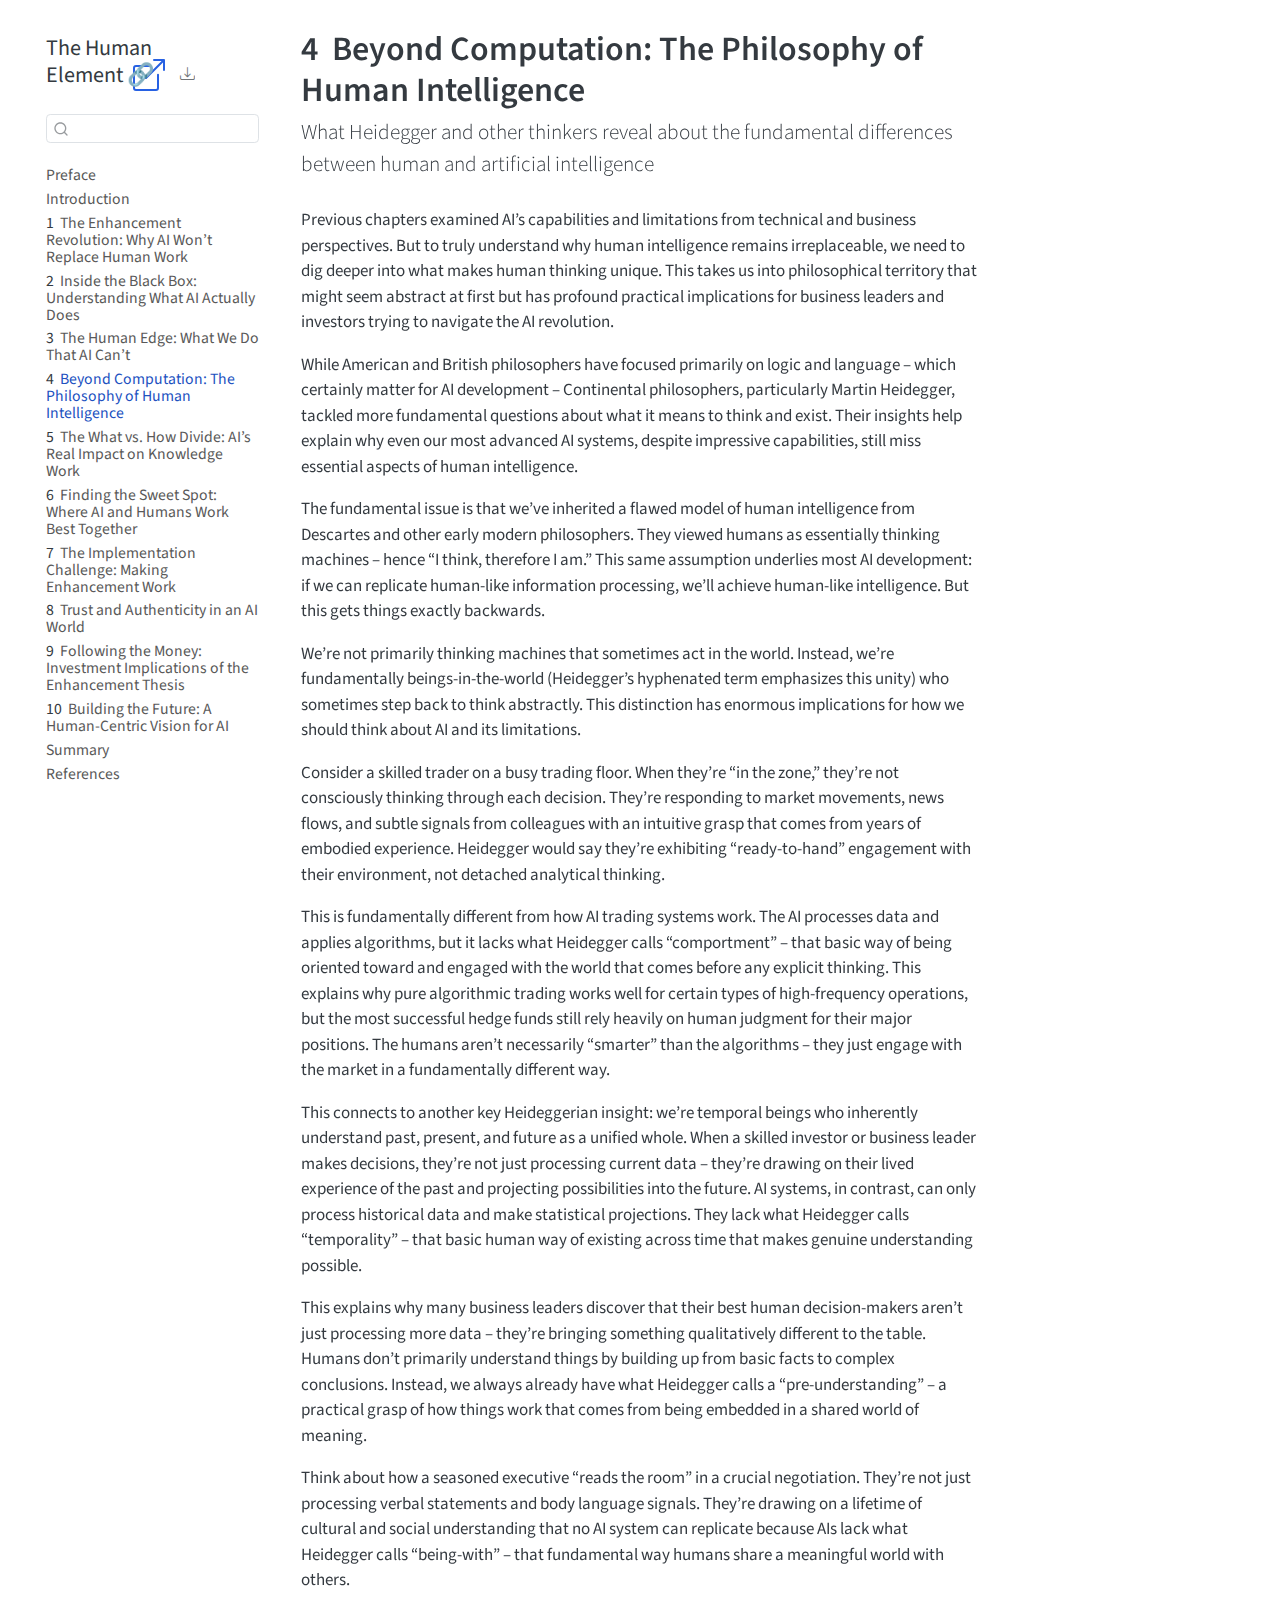
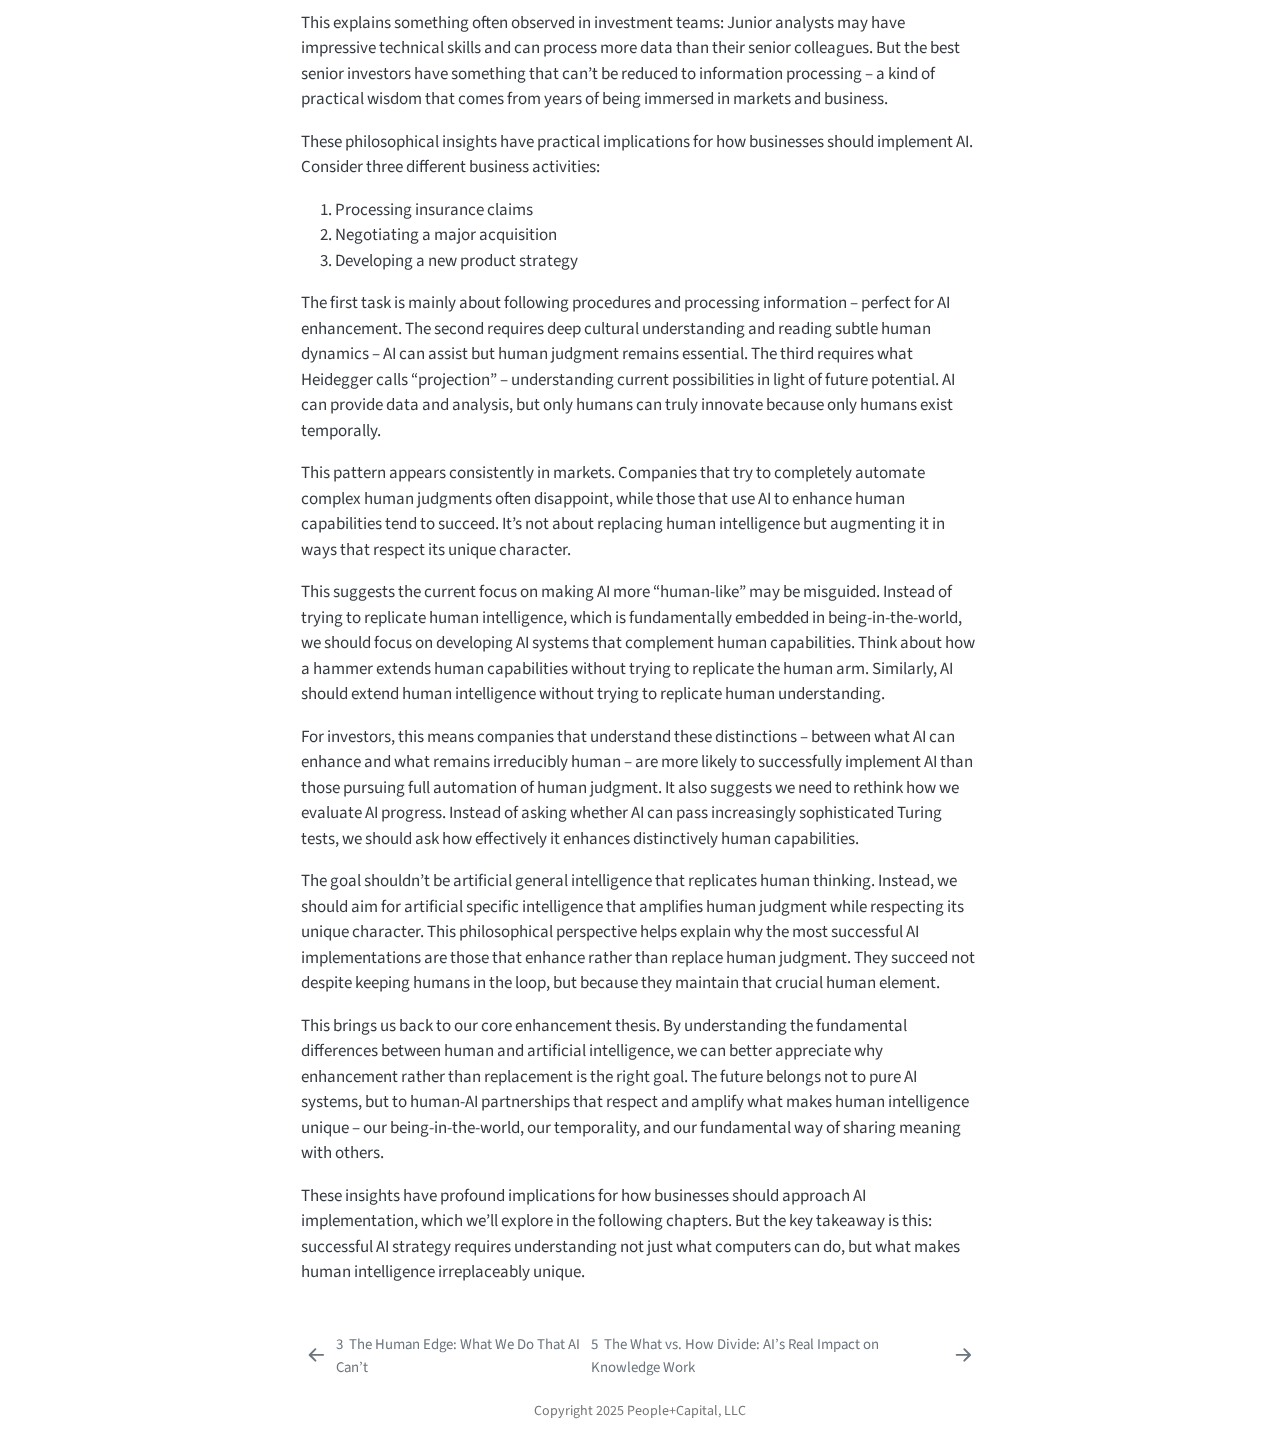
<file: docs/Ch04.html>
<!DOCTYPE html>
<html xmlns="http://www.w3.org/1999/xhtml" lang="en" xml:lang="en"><head>

<meta charset="utf-8">
<meta name="generator" content="quarto-1.6.39">

<meta name="viewport" content="width=device-width, initial-scale=1.0, user-scalable=yes">


<title>4&nbsp; Beyond Computation: The Philosophy of Human Intelligence – The Human Element</title>
<style>
code{white-space: pre-wrap;}
span.smallcaps{font-variant: small-caps;}
div.columns{display: flex; gap: min(4vw, 1.5em);}
div.column{flex: auto; overflow-x: auto;}
div.hanging-indent{margin-left: 1.5em; text-indent: -1.5em;}
ul.task-list{list-style: none;}
ul.task-list li input[type="checkbox"] {
  width: 0.8em;
  margin: 0 0.8em 0.2em -1em; /* quarto-specific, see https://github.com/quarto-dev/quarto-cli/issues/4556 */ 
  vertical-align: middle;
}
</style>


<script src="site_libs/quarto-nav/quarto-nav.js"></script>
<script src="site_libs/quarto-nav/headroom.min.js"></script>
<script src="site_libs/clipboard/clipboard.min.js"></script>
<script src="site_libs/quarto-search/autocomplete.umd.js"></script>
<script src="site_libs/quarto-search/fuse.min.js"></script>
<script src="site_libs/quarto-search/quarto-search.js"></script>
<meta name="quarto:offset" content="./">
<link href="./Ch05.html" rel="next">
<link href="./Ch03.html" rel="prev">
<script src="site_libs/quarto-html/quarto.js"></script>
<script src="site_libs/quarto-html/popper.min.js"></script>
<script src="site_libs/quarto-html/tippy.umd.min.js"></script>
<script src="site_libs/quarto-html/anchor.min.js"></script>
<link href="site_libs/quarto-html/tippy.css" rel="stylesheet">
<link href="site_libs/quarto-html/quarto-syntax-highlighting-e26003cea8cd680ca0c55a263523d882.css" rel="stylesheet" id="quarto-text-highlighting-styles">
<script src="site_libs/bootstrap/bootstrap.min.js"></script>
<link href="site_libs/bootstrap/bootstrap-icons.css" rel="stylesheet">
<link href="site_libs/bootstrap/bootstrap-626149efe8f5d16e1d391ba177679bf0.min.css" rel="stylesheet" append-hash="true" id="quarto-bootstrap" data-mode="light">
<script id="quarto-search-options" type="application/json">{
  "location": "sidebar",
  "copy-button": false,
  "collapse-after": 3,
  "panel-placement": "start",
  "type": "textbox",
  "limit": 50,
  "keyboard-shortcut": [
    "f",
    "/",
    "s"
  ],
  "show-item-context": false,
  "language": {
    "search-no-results-text": "No results",
    "search-matching-documents-text": "matching documents",
    "search-copy-link-title": "Copy link to search",
    "search-hide-matches-text": "Hide additional matches",
    "search-more-match-text": "more match in this document",
    "search-more-matches-text": "more matches in this document",
    "search-clear-button-title": "Clear",
    "search-text-placeholder": "",
    "search-detached-cancel-button-title": "Cancel",
    "search-submit-button-title": "Submit",
    "search-label": "Search"
  }
}</script>


<link rel="stylesheet" href="_resources/css/normalize.css">
</head>

<body class="nav-sidebar floating">

<div id="quarto-search-results"></div>
  <header id="quarto-header" class="headroom fixed-top">
  <nav class="quarto-secondary-nav">
    <div class="container-fluid d-flex">
      <button type="button" class="quarto-btn-toggle btn" data-bs-toggle="collapse" role="button" data-bs-target=".quarto-sidebar-collapse-item" aria-controls="quarto-sidebar" aria-expanded="false" aria-label="Toggle sidebar navigation" onclick="if (window.quartoToggleHeadroom) { window.quartoToggleHeadroom(); }">
        <i class="bi bi-layout-text-sidebar-reverse"></i>
      </button>
        <nav class="quarto-page-breadcrumbs" aria-label="breadcrumb"><ol class="breadcrumb"><li class="breadcrumb-item"><a href="./Ch04.html"><span class="chapter-number">4</span>&nbsp; <span class="chapter-title">Beyond Computation: The Philosophy of Human Intelligence</span></a></li></ol></nav>
        <a class="flex-grow-1" role="navigation" data-bs-toggle="collapse" data-bs-target=".quarto-sidebar-collapse-item" aria-controls="quarto-sidebar" aria-expanded="false" aria-label="Toggle sidebar navigation" onclick="if (window.quartoToggleHeadroom) { window.quartoToggleHeadroom(); }">      
        </a>
      <button type="button" class="btn quarto-search-button" aria-label="Search" onclick="window.quartoOpenSearch();">
        <i class="bi bi-search"></i>
      </button>
    </div>
  </nav>
</header>
<!-- content -->
<div id="quarto-content" class="quarto-container page-columns page-rows-contents page-layout-article">
<!-- sidebar -->
  <nav id="quarto-sidebar" class="sidebar collapse collapse-horizontal quarto-sidebar-collapse-item sidebar-navigation floating overflow-auto">
    <div class="pt-lg-2 mt-2 text-left sidebar-header">
    <div class="sidebar-title mb-0 py-0">
      <a href="./">The Human Element</a> 
        <div class="sidebar-tools-main">
    <div class="dropdown">
      <a href="" title="Download" id="quarto-navigation-tool-dropdown-0" class="quarto-navigation-tool dropdown-toggle px-1" data-bs-toggle="dropdown" aria-expanded="false" role="link" aria-label="Download"><i class="bi bi-download"></i></a>
      <ul class="dropdown-menu" aria-labelledby="quarto-navigation-tool-dropdown-0">
          <li>
            <a class="dropdown-item sidebar-tools-main-item" href="./The-Human-Element.pdf">
              <i class="bi bi-file-pdf pe-1"></i>
            Download PDF
            </a>
          </li>
          <li>
            <a class="dropdown-item sidebar-tools-main-item" href="./The-Human-Element.epub">
              <i class="bi bi-journal pe-1"></i>
            Download ePub
            </a>
          </li>
      </ul>
    </div>
</div>
    </div>
      </div>
        <div class="mt-2 flex-shrink-0 align-items-center">
        <div class="sidebar-search">
        <div id="quarto-search" class="" title="Search"></div>
        </div>
        </div>
    <div class="sidebar-menu-container"> 
    <ul class="list-unstyled mt-1">
        <li class="sidebar-item">
  <div class="sidebar-item-container"> 
  <a href="./index.html" class="sidebar-item-text sidebar-link">
 <span class="menu-text">Preface</span></a>
  </div>
</li>
        <li class="sidebar-item">
  <div class="sidebar-item-container"> 
  <a href="./intro.html" class="sidebar-item-text sidebar-link">
 <span class="menu-text">Introduction</span></a>
  </div>
</li>
        <li class="sidebar-item">
  <div class="sidebar-item-container"> 
  <a href="./Ch01.html" class="sidebar-item-text sidebar-link">
 <span class="menu-text"><span class="chapter-number">1</span>&nbsp; <span class="chapter-title">The Enhancement Revolution: Why AI Won’t Replace Human Work</span></span></a>
  </div>
</li>
        <li class="sidebar-item">
  <div class="sidebar-item-container"> 
  <a href="./Ch02.html" class="sidebar-item-text sidebar-link">
 <span class="menu-text"><span class="chapter-number">2</span>&nbsp; <span class="chapter-title">Inside the Black Box: Understanding What AI Actually Does</span></span></a>
  </div>
</li>
        <li class="sidebar-item">
  <div class="sidebar-item-container"> 
  <a href="./Ch03.html" class="sidebar-item-text sidebar-link">
 <span class="menu-text"><span class="chapter-number">3</span>&nbsp; <span class="chapter-title">The Human Edge: What We Do That AI Can’t</span></span></a>
  </div>
</li>
        <li class="sidebar-item">
  <div class="sidebar-item-container"> 
  <a href="./Ch04.html" class="sidebar-item-text sidebar-link active">
 <span class="menu-text"><span class="chapter-number">4</span>&nbsp; <span class="chapter-title">Beyond Computation: The Philosophy of Human Intelligence</span></span></a>
  </div>
</li>
        <li class="sidebar-item">
  <div class="sidebar-item-container"> 
  <a href="./Ch05.html" class="sidebar-item-text sidebar-link">
 <span class="menu-text"><span class="chapter-number">5</span>&nbsp; <span class="chapter-title">The What vs.&nbsp;How Divide: AI’s Real Impact on Knowledge Work</span></span></a>
  </div>
</li>
        <li class="sidebar-item">
  <div class="sidebar-item-container"> 
  <a href="./Ch06.html" class="sidebar-item-text sidebar-link">
 <span class="menu-text"><span class="chapter-number">6</span>&nbsp; <span class="chapter-title">Finding the Sweet Spot: Where AI and Humans Work Best Together</span></span></a>
  </div>
</li>
        <li class="sidebar-item">
  <div class="sidebar-item-container"> 
  <a href="./Ch07.html" class="sidebar-item-text sidebar-link">
 <span class="menu-text"><span class="chapter-number">7</span>&nbsp; <span class="chapter-title">The Implementation Challenge: Making Enhancement Work</span></span></a>
  </div>
</li>
        <li class="sidebar-item">
  <div class="sidebar-item-container"> 
  <a href="./Ch08.html" class="sidebar-item-text sidebar-link">
 <span class="menu-text"><span class="chapter-number">8</span>&nbsp; <span class="chapter-title">Trust and Authenticity in an AI World</span></span></a>
  </div>
</li>
        <li class="sidebar-item">
  <div class="sidebar-item-container"> 
  <a href="./Ch09.html" class="sidebar-item-text sidebar-link">
 <span class="menu-text"><span class="chapter-number">9</span>&nbsp; <span class="chapter-title">Following the Money: Investment Implications of the Enhancement Thesis</span></span></a>
  </div>
</li>
        <li class="sidebar-item">
  <div class="sidebar-item-container"> 
  <a href="./Ch10.html" class="sidebar-item-text sidebar-link">
 <span class="menu-text"><span class="chapter-number">10</span>&nbsp; <span class="chapter-title">Building the Future: A Human-Centric Vision for AI</span></span></a>
  </div>
</li>
        <li class="sidebar-item">
  <div class="sidebar-item-container"> 
  <a href="./summary.html" class="sidebar-item-text sidebar-link">
 <span class="menu-text">Summary</span></a>
  </div>
</li>
        <li class="sidebar-item">
  <div class="sidebar-item-container"> 
  <a href="./references.html" class="sidebar-item-text sidebar-link">
 <span class="menu-text">References</span></a>
  </div>
</li>
    </ul>
    </div>
</nav>
<div id="quarto-sidebar-glass" class="quarto-sidebar-collapse-item" data-bs-toggle="collapse" data-bs-target=".quarto-sidebar-collapse-item"></div>
<!-- margin-sidebar -->
    <div id="quarto-margin-sidebar" class="sidebar margin-sidebar zindex-bottom">
        
    </div>
<!-- main -->
<main class="content" id="quarto-document-content">

<header id="title-block-header" class="quarto-title-block default">
<div class="quarto-title">
<h1 class="title"><span class="chapter-number">4</span>&nbsp; <span class="chapter-title">Beyond Computation: The Philosophy of Human Intelligence</span></h1>
<p class="subtitle lead">What Heidegger and other thinkers reveal about the fundamental differences between human and artificial intelligence</p>
</div>



<div class="quarto-title-meta">

    
  
    
  </div>
  


</header>


<p>Previous chapters examined AI’s capabilities and limitations from technical and business perspectives. But to truly understand why human intelligence remains irreplaceable, we need to dig deeper into what makes human thinking unique. This takes us into philosophical territory that might seem abstract at first but has profound practical implications for business leaders and investors trying to navigate the AI revolution.</p>
<p>While American and British philosophers have focused primarily on logic and language – which certainly matter for AI development – Continental philosophers, particularly Martin Heidegger, tackled more fundamental questions about what it means to think and exist. Their insights help explain why even our most advanced AI systems, despite impressive capabilities, still miss essential aspects of human intelligence.</p>
<p>The fundamental issue is that we’ve inherited a flawed model of human intelligence from Descartes and other early modern philosophers. They viewed humans as essentially thinking machines – hence “I think, therefore I am.” This same assumption underlies most AI development: if we can replicate human-like information processing, we’ll achieve human-like intelligence. But this gets things exactly backwards.</p>
<p>We’re not primarily thinking machines that sometimes act in the world. Instead, we’re fundamentally beings-in-the-world (Heidegger’s hyphenated term emphasizes this unity) who sometimes step back to think abstractly. This distinction has enormous implications for how we should think about AI and its limitations.</p>
<p>Consider a skilled trader on a busy trading floor. When they’re “in the zone,” they’re not consciously thinking through each decision. They’re responding to market movements, news flows, and subtle signals from colleagues with an intuitive grasp that comes from years of embodied experience. Heidegger would say they’re exhibiting “ready-to-hand” engagement with their environment, not detached analytical thinking.</p>
<p>This is fundamentally different from how AI trading systems work. The AI processes data and applies algorithms, but it lacks what Heidegger calls “comportment” – that basic way of being oriented toward and engaged with the world that comes before any explicit thinking. This explains why pure algorithmic trading works well for certain types of high-frequency operations, but the most successful hedge funds still rely heavily on human judgment for their major positions. The humans aren’t necessarily “smarter” than the algorithms – they just engage with the market in a fundamentally different way.</p>
<p>This connects to another key Heideggerian insight: we’re temporal beings who inherently understand past, present, and future as a unified whole. When a skilled investor or business leader makes decisions, they’re not just processing current data – they’re drawing on their lived experience of the past and projecting possibilities into the future. AI systems, in contrast, can only process historical data and make statistical projections. They lack what Heidegger calls “temporality” – that basic human way of existing across time that makes genuine understanding possible.</p>
<p>This explains why many business leaders discover that their best human decision-makers aren’t just processing more data – they’re bringing something qualitatively different to the table. Humans don’t primarily understand things by building up from basic facts to complex conclusions. Instead, we always already have what Heidegger calls a “pre-understanding” – a practical grasp of how things work that comes from being embedded in a shared world of meaning.</p>
<p>Think about how a seasoned executive “reads the room” in a crucial negotiation. They’re not just processing verbal statements and body language signals. They’re drawing on a lifetime of cultural and social understanding that no AI system can replicate because AIs lack what Heidegger calls “being-with” – that fundamental way humans share a meaningful world with others.</p>
<p>This explains something often observed in investment teams: Junior analysts may have impressive technical skills and can process more data than their senior colleagues. But the best senior investors have something that can’t be reduced to information processing – a kind of practical wisdom that comes from years of being immersed in markets and business.</p>
<p>These philosophical insights have practical implications for how businesses should implement AI. Consider three different business activities:</p>
<ol type="1">
<li>Processing insurance claims</li>
<li>Negotiating a major acquisition</li>
<li>Developing a new product strategy</li>
</ol>
<p>The first task is mainly about following procedures and processing information – perfect for AI enhancement. The second requires deep cultural understanding and reading subtle human dynamics – AI can assist but human judgment remains essential. The third requires what Heidegger calls “projection” – understanding current possibilities in light of future potential. AI can provide data and analysis, but only humans can truly innovate because only humans exist temporally.</p>
<p>This pattern appears consistently in markets. Companies that try to completely automate complex human judgments often disappoint, while those that use AI to enhance human capabilities tend to succeed. It’s not about replacing human intelligence but augmenting it in ways that respect its unique character.</p>
<p>This suggests the current focus on making AI more “human-like” may be misguided. Instead of trying to replicate human intelligence, which is fundamentally embedded in being-in-the-world, we should focus on developing AI systems that complement human capabilities. Think about how a hammer extends human capabilities without trying to replicate the human arm. Similarly, AI should extend human intelligence without trying to replicate human understanding.</p>
<p>For investors, this means companies that understand these distinctions – between what AI can enhance and what remains irreducibly human – are more likely to successfully implement AI than those pursuing full automation of human judgment. It also suggests we need to rethink how we evaluate AI progress. Instead of asking whether AI can pass increasingly sophisticated Turing tests, we should ask how effectively it enhances distinctively human capabilities.</p>
<p>The goal shouldn’t be artificial general intelligence that replicates human thinking. Instead, we should aim for artificial specific intelligence that amplifies human judgment while respecting its unique character. This philosophical perspective helps explain why the most successful AI implementations are those that enhance rather than replace human judgment. They succeed not despite keeping humans in the loop, but because they maintain that crucial human element.</p>
<p>This brings us back to our core enhancement thesis. By understanding the fundamental differences between human and artificial intelligence, we can better appreciate why enhancement rather than replacement is the right goal. The future belongs not to pure AI systems, but to human-AI partnerships that respect and amplify what makes human intelligence unique – our being-in-the-world, our temporality, and our fundamental way of sharing meaning with others.</p>
<p>These insights have profound implications for how businesses should approach AI implementation, which we’ll explore in the following chapters. But the key takeaway is this: successful AI strategy requires understanding not just what computers can do, but what makes human intelligence irreplaceably unique.</p>



</main> <!-- /main -->
<script id="quarto-html-after-body" type="application/javascript">
window.document.addEventListener("DOMContentLoaded", function (event) {
  const toggleBodyColorMode = (bsSheetEl) => {
    const mode = bsSheetEl.getAttribute("data-mode");
    const bodyEl = window.document.querySelector("body");
    if (mode === "dark") {
      bodyEl.classList.add("quarto-dark");
      bodyEl.classList.remove("quarto-light");
    } else {
      bodyEl.classList.add("quarto-light");
      bodyEl.classList.remove("quarto-dark");
    }
  }
  const toggleBodyColorPrimary = () => {
    const bsSheetEl = window.document.querySelector("link#quarto-bootstrap");
    if (bsSheetEl) {
      toggleBodyColorMode(bsSheetEl);
    }
  }
  toggleBodyColorPrimary();  
  const icon = "";
  const anchorJS = new window.AnchorJS();
  anchorJS.options = {
    placement: 'right',
    icon: icon
  };
  anchorJS.add('.anchored');
  const isCodeAnnotation = (el) => {
    for (const clz of el.classList) {
      if (clz.startsWith('code-annotation-')) {                     
        return true;
      }
    }
    return false;
  }
  const onCopySuccess = function(e) {
    // button target
    const button = e.trigger;
    // don't keep focus
    button.blur();
    // flash "checked"
    button.classList.add('code-copy-button-checked');
    var currentTitle = button.getAttribute("title");
    button.setAttribute("title", "Copied!");
    let tooltip;
    if (window.bootstrap) {
      button.setAttribute("data-bs-toggle", "tooltip");
      button.setAttribute("data-bs-placement", "left");
      button.setAttribute("data-bs-title", "Copied!");
      tooltip = new bootstrap.Tooltip(button, 
        { trigger: "manual", 
          customClass: "code-copy-button-tooltip",
          offset: [0, -8]});
      tooltip.show();    
    }
    setTimeout(function() {
      if (tooltip) {
        tooltip.hide();
        button.removeAttribute("data-bs-title");
        button.removeAttribute("data-bs-toggle");
        button.removeAttribute("data-bs-placement");
      }
      button.setAttribute("title", currentTitle);
      button.classList.remove('code-copy-button-checked');
    }, 1000);
    // clear code selection
    e.clearSelection();
  }
  const getTextToCopy = function(trigger) {
      const codeEl = trigger.previousElementSibling.cloneNode(true);
      for (const childEl of codeEl.children) {
        if (isCodeAnnotation(childEl)) {
          childEl.remove();
        }
      }
      return codeEl.innerText;
  }
  const clipboard = new window.ClipboardJS('.code-copy-button:not([data-in-quarto-modal])', {
    text: getTextToCopy
  });
  clipboard.on('success', onCopySuccess);
  if (window.document.getElementById('quarto-embedded-source-code-modal')) {
    const clipboardModal = new window.ClipboardJS('.code-copy-button[data-in-quarto-modal]', {
      text: getTextToCopy,
      container: window.document.getElementById('quarto-embedded-source-code-modal')
    });
    clipboardModal.on('success', onCopySuccess);
  }
    var localhostRegex = new RegExp(/^(?:http|https):\/\/localhost\:?[0-9]*\//);
    var mailtoRegex = new RegExp(/^mailto:/);
      var filterRegex = new RegExp("https:\/\/opticareai\.github\.io\/eyes-on-health\/");
    var isInternal = (href) => {
        return filterRegex.test(href) || localhostRegex.test(href) || mailtoRegex.test(href);
    }
    // Inspect non-navigation links and adorn them if external
 	var links = window.document.querySelectorAll('a[href]:not(.nav-link):not(.navbar-brand):not(.toc-action):not(.sidebar-link):not(.sidebar-item-toggle):not(.pagination-link):not(.no-external):not([aria-hidden]):not(.dropdown-item):not(.quarto-navigation-tool):not(.about-link)');
    for (var i=0; i<links.length; i++) {
      const link = links[i];
      if (!isInternal(link.href)) {
        // undo the damage that might have been done by quarto-nav.js in the case of
        // links that we want to consider external
        if (link.dataset.originalHref !== undefined) {
          link.href = link.dataset.originalHref;
        }
          // target, if specified
          link.setAttribute("target", "_blank");
          if (link.getAttribute("rel") === null) {
            link.setAttribute("rel", "noopener");
          }
          // default icon
          link.classList.add("external");
      }
    }
  function tippyHover(el, contentFn, onTriggerFn, onUntriggerFn) {
    const config = {
      allowHTML: true,
      maxWidth: 500,
      delay: 100,
      arrow: false,
      appendTo: function(el) {
          return el.parentElement;
      },
      interactive: true,
      interactiveBorder: 10,
      theme: 'quarto',
      placement: 'bottom-start',
    };
    if (contentFn) {
      config.content = contentFn;
    }
    if (onTriggerFn) {
      config.onTrigger = onTriggerFn;
    }
    if (onUntriggerFn) {
      config.onUntrigger = onUntriggerFn;
    }
    window.tippy(el, config); 
  }
  const noterefs = window.document.querySelectorAll('a[role="doc-noteref"]');
  for (var i=0; i<noterefs.length; i++) {
    const ref = noterefs[i];
    tippyHover(ref, function() {
      // use id or data attribute instead here
      let href = ref.getAttribute('data-footnote-href') || ref.getAttribute('href');
      try { href = new URL(href).hash; } catch {}
      const id = href.replace(/^#\/?/, "");
      const note = window.document.getElementById(id);
      if (note) {
        return note.innerHTML;
      } else {
        return "";
      }
    });
  }
  const xrefs = window.document.querySelectorAll('a.quarto-xref');
  const processXRef = (id, note) => {
    // Strip column container classes
    const stripColumnClz = (el) => {
      el.classList.remove("page-full", "page-columns");
      if (el.children) {
        for (const child of el.children) {
          stripColumnClz(child);
        }
      }
    }
    stripColumnClz(note)
    if (id === null || id.startsWith('sec-')) {
      // Special case sections, only their first couple elements
      const container = document.createElement("div");
      if (note.children && note.children.length > 2) {
        container.appendChild(note.children[0].cloneNode(true));
        for (let i = 1; i < note.children.length; i++) {
          const child = note.children[i];
          if (child.tagName === "P" && child.innerText === "") {
            continue;
          } else {
            container.appendChild(child.cloneNode(true));
            break;
          }
        }
        if (window.Quarto?.typesetMath) {
          window.Quarto.typesetMath(container);
        }
        return container.innerHTML
      } else {
        if (window.Quarto?.typesetMath) {
          window.Quarto.typesetMath(note);
        }
        return note.innerHTML;
      }
    } else {
      // Remove any anchor links if they are present
      const anchorLink = note.querySelector('a.anchorjs-link');
      if (anchorLink) {
        anchorLink.remove();
      }
      if (window.Quarto?.typesetMath) {
        window.Quarto.typesetMath(note);
      }
      if (note.classList.contains("callout")) {
        return note.outerHTML;
      } else {
        return note.innerHTML;
      }
    }
  }
  for (var i=0; i<xrefs.length; i++) {
    const xref = xrefs[i];
    tippyHover(xref, undefined, function(instance) {
      instance.disable();
      let url = xref.getAttribute('href');
      let hash = undefined; 
      if (url.startsWith('#')) {
        hash = url;
      } else {
        try { hash = new URL(url).hash; } catch {}
      }
      if (hash) {
        const id = hash.replace(/^#\/?/, "");
        const note = window.document.getElementById(id);
        if (note !== null) {
          try {
            const html = processXRef(id, note.cloneNode(true));
            instance.setContent(html);
          } finally {
            instance.enable();
            instance.show();
          }
        } else {
          // See if we can fetch this
          fetch(url.split('#')[0])
          .then(res => res.text())
          .then(html => {
            const parser = new DOMParser();
            const htmlDoc = parser.parseFromString(html, "text/html");
            const note = htmlDoc.getElementById(id);
            if (note !== null) {
              const html = processXRef(id, note);
              instance.setContent(html);
            } 
          }).finally(() => {
            instance.enable();
            instance.show();
          });
        }
      } else {
        // See if we can fetch a full url (with no hash to target)
        // This is a special case and we should probably do some content thinning / targeting
        fetch(url)
        .then(res => res.text())
        .then(html => {
          const parser = new DOMParser();
          const htmlDoc = parser.parseFromString(html, "text/html");
          const note = htmlDoc.querySelector('main.content');
          if (note !== null) {
            // This should only happen for chapter cross references
            // (since there is no id in the URL)
            // remove the first header
            if (note.children.length > 0 && note.children[0].tagName === "HEADER") {
              note.children[0].remove();
            }
            const html = processXRef(null, note);
            instance.setContent(html);
          } 
        }).finally(() => {
          instance.enable();
          instance.show();
        });
      }
    }, function(instance) {
    });
  }
      let selectedAnnoteEl;
      const selectorForAnnotation = ( cell, annotation) => {
        let cellAttr = 'data-code-cell="' + cell + '"';
        let lineAttr = 'data-code-annotation="' +  annotation + '"';
        const selector = 'span[' + cellAttr + '][' + lineAttr + ']';
        return selector;
      }
      const selectCodeLines = (annoteEl) => {
        const doc = window.document;
        const targetCell = annoteEl.getAttribute("data-target-cell");
        const targetAnnotation = annoteEl.getAttribute("data-target-annotation");
        const annoteSpan = window.document.querySelector(selectorForAnnotation(targetCell, targetAnnotation));
        const lines = annoteSpan.getAttribute("data-code-lines").split(",");
        const lineIds = lines.map((line) => {
          return targetCell + "-" + line;
        })
        let top = null;
        let height = null;
        let parent = null;
        if (lineIds.length > 0) {
            //compute the position of the single el (top and bottom and make a div)
            const el = window.document.getElementById(lineIds[0]);
            top = el.offsetTop;
            height = el.offsetHeight;
            parent = el.parentElement.parentElement;
          if (lineIds.length > 1) {
            const lastEl = window.document.getElementById(lineIds[lineIds.length - 1]);
            const bottom = lastEl.offsetTop + lastEl.offsetHeight;
            height = bottom - top;
          }
          if (top !== null && height !== null && parent !== null) {
            // cook up a div (if necessary) and position it 
            let div = window.document.getElementById("code-annotation-line-highlight");
            if (div === null) {
              div = window.document.createElement("div");
              div.setAttribute("id", "code-annotation-line-highlight");
              div.style.position = 'absolute';
              parent.appendChild(div);
            }
            div.style.top = top - 2 + "px";
            div.style.height = height + 4 + "px";
            div.style.left = 0;
            let gutterDiv = window.document.getElementById("code-annotation-line-highlight-gutter");
            if (gutterDiv === null) {
              gutterDiv = window.document.createElement("div");
              gutterDiv.setAttribute("id", "code-annotation-line-highlight-gutter");
              gutterDiv.style.position = 'absolute';
              const codeCell = window.document.getElementById(targetCell);
              const gutter = codeCell.querySelector('.code-annotation-gutter');
              gutter.appendChild(gutterDiv);
            }
            gutterDiv.style.top = top - 2 + "px";
            gutterDiv.style.height = height + 4 + "px";
          }
          selectedAnnoteEl = annoteEl;
        }
      };
      const unselectCodeLines = () => {
        const elementsIds = ["code-annotation-line-highlight", "code-annotation-line-highlight-gutter"];
        elementsIds.forEach((elId) => {
          const div = window.document.getElementById(elId);
          if (div) {
            div.remove();
          }
        });
        selectedAnnoteEl = undefined;
      };
        // Handle positioning of the toggle
    window.addEventListener(
      "resize",
      throttle(() => {
        elRect = undefined;
        if (selectedAnnoteEl) {
          selectCodeLines(selectedAnnoteEl);
        }
      }, 10)
    );
    function throttle(fn, ms) {
    let throttle = false;
    let timer;
      return (...args) => {
        if(!throttle) { // first call gets through
            fn.apply(this, args);
            throttle = true;
        } else { // all the others get throttled
            if(timer) clearTimeout(timer); // cancel #2
            timer = setTimeout(() => {
              fn.apply(this, args);
              timer = throttle = false;
            }, ms);
        }
      };
    }
      // Attach click handler to the DT
      const annoteDls = window.document.querySelectorAll('dt[data-target-cell]');
      for (const annoteDlNode of annoteDls) {
        annoteDlNode.addEventListener('click', (event) => {
          const clickedEl = event.target;
          if (clickedEl !== selectedAnnoteEl) {
            unselectCodeLines();
            const activeEl = window.document.querySelector('dt[data-target-cell].code-annotation-active');
            if (activeEl) {
              activeEl.classList.remove('code-annotation-active');
            }
            selectCodeLines(clickedEl);
            clickedEl.classList.add('code-annotation-active');
          } else {
            // Unselect the line
            unselectCodeLines();
            clickedEl.classList.remove('code-annotation-active');
          }
        });
      }
  const findCites = (el) => {
    const parentEl = el.parentElement;
    if (parentEl) {
      const cites = parentEl.dataset.cites;
      if (cites) {
        return {
          el,
          cites: cites.split(' ')
        };
      } else {
        return findCites(el.parentElement)
      }
    } else {
      return undefined;
    }
  };
  var bibliorefs = window.document.querySelectorAll('a[role="doc-biblioref"]');
  for (var i=0; i<bibliorefs.length; i++) {
    const ref = bibliorefs[i];
    const citeInfo = findCites(ref);
    if (citeInfo) {
      tippyHover(citeInfo.el, function() {
        var popup = window.document.createElement('div');
        citeInfo.cites.forEach(function(cite) {
          var citeDiv = window.document.createElement('div');
          citeDiv.classList.add('hanging-indent');
          citeDiv.classList.add('csl-entry');
          var biblioDiv = window.document.getElementById('ref-' + cite);
          if (biblioDiv) {
            citeDiv.innerHTML = biblioDiv.innerHTML;
          }
          popup.appendChild(citeDiv);
        });
        return popup.innerHTML;
      });
    }
  }
});
</script>
<nav class="page-navigation">
  <div class="nav-page nav-page-previous">
      <a href="./Ch03.html" class="pagination-link" aria-label="The Human Edge: What We Do That AI Can't">
        <i class="bi bi-arrow-left-short"></i> <span class="nav-page-text"><span class="chapter-number">3</span>&nbsp; <span class="chapter-title">The Human Edge: What We Do That AI Can’t</span></span>
      </a>          
  </div>
  <div class="nav-page nav-page-next">
      <a href="./Ch05.html" class="pagination-link" aria-label="The What vs. How Divide: AI's Real Impact on Knowledge Work">
        <span class="nav-page-text"><span class="chapter-number">5</span>&nbsp; <span class="chapter-title">The What vs.&nbsp;How Divide: AI’s Real Impact on Knowledge Work</span></span> <i class="bi bi-arrow-right-short"></i>
      </a>
  </div>
</nav>
</div> <!-- /content -->
<footer class="footer">
  <div class="nav-footer">
    <div class="nav-footer-left">
      &nbsp;
    </div>   
    <div class="nav-footer-center">
<p>Copyright 2025 People+Capital, LLC</p>
</div>
    <div class="nav-footer-right">
      &nbsp;
    </div>
  </div>
</footer>




</body></html>
</file>
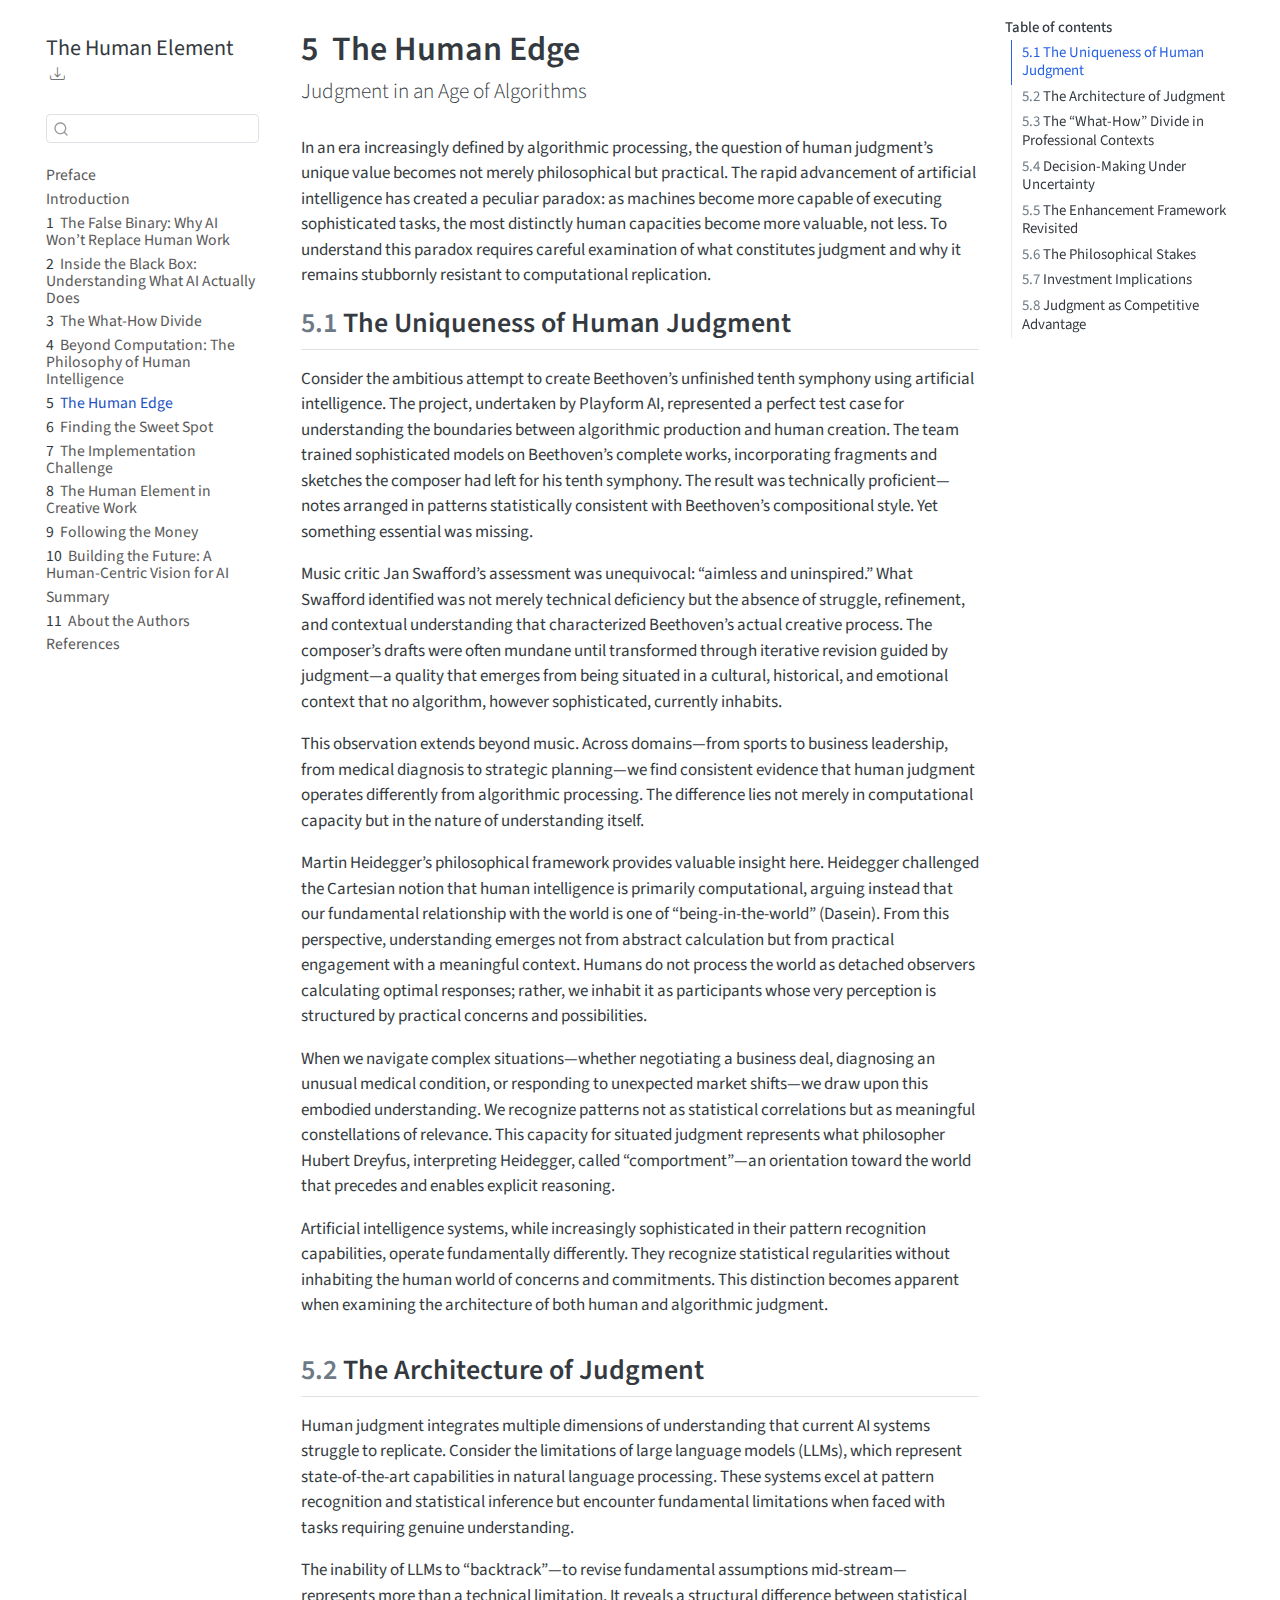
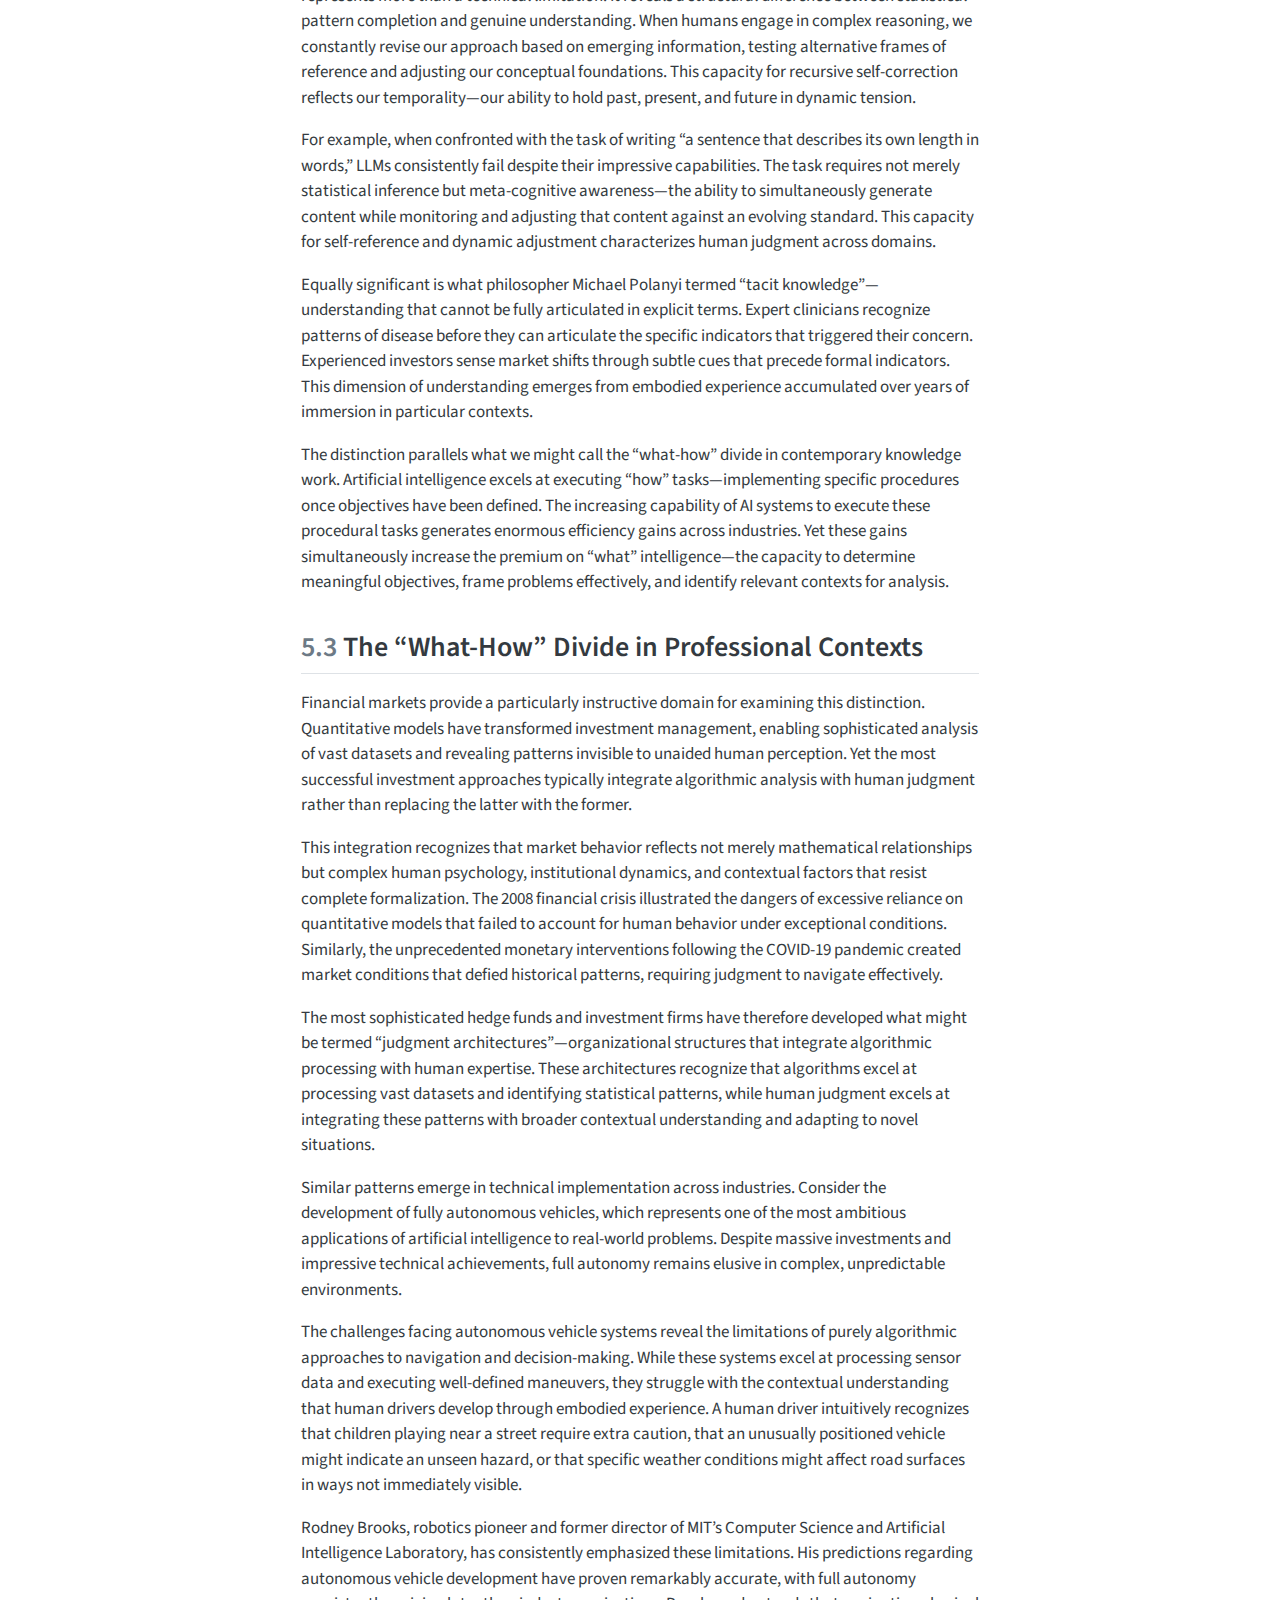
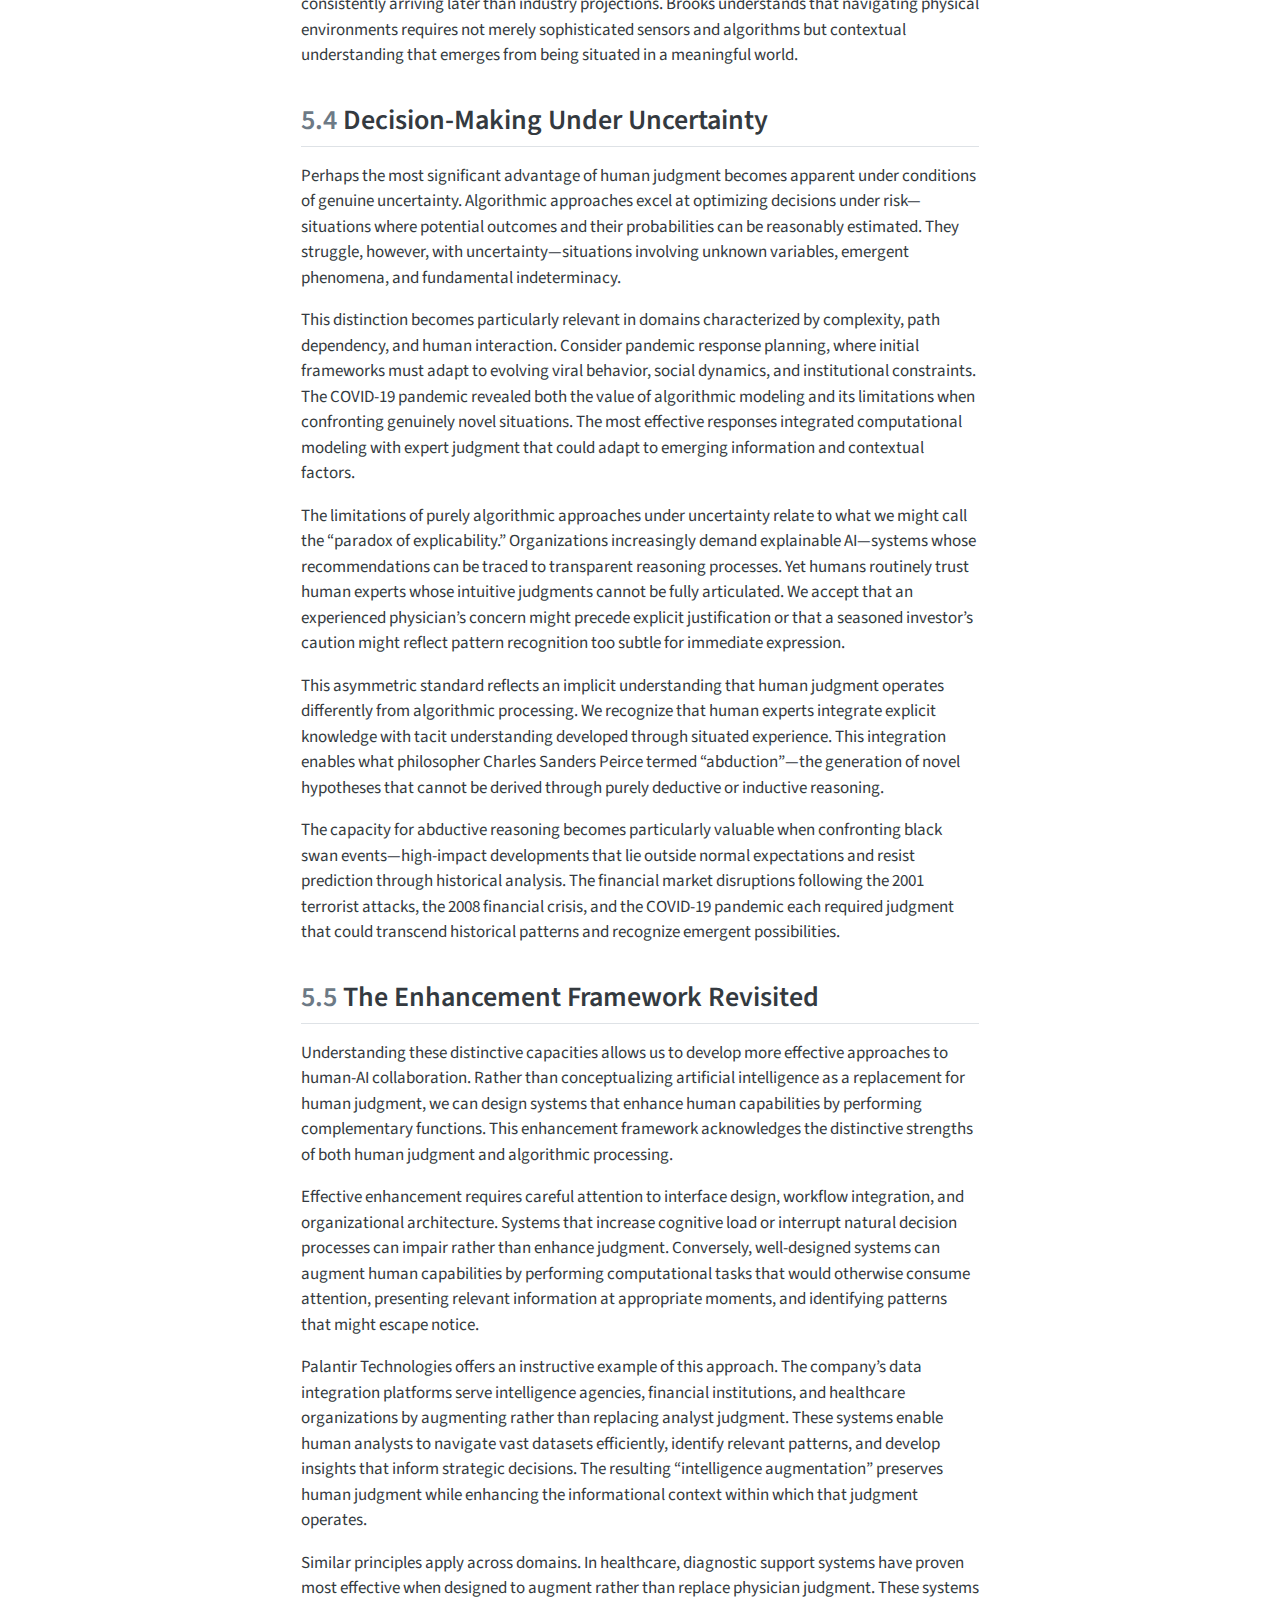
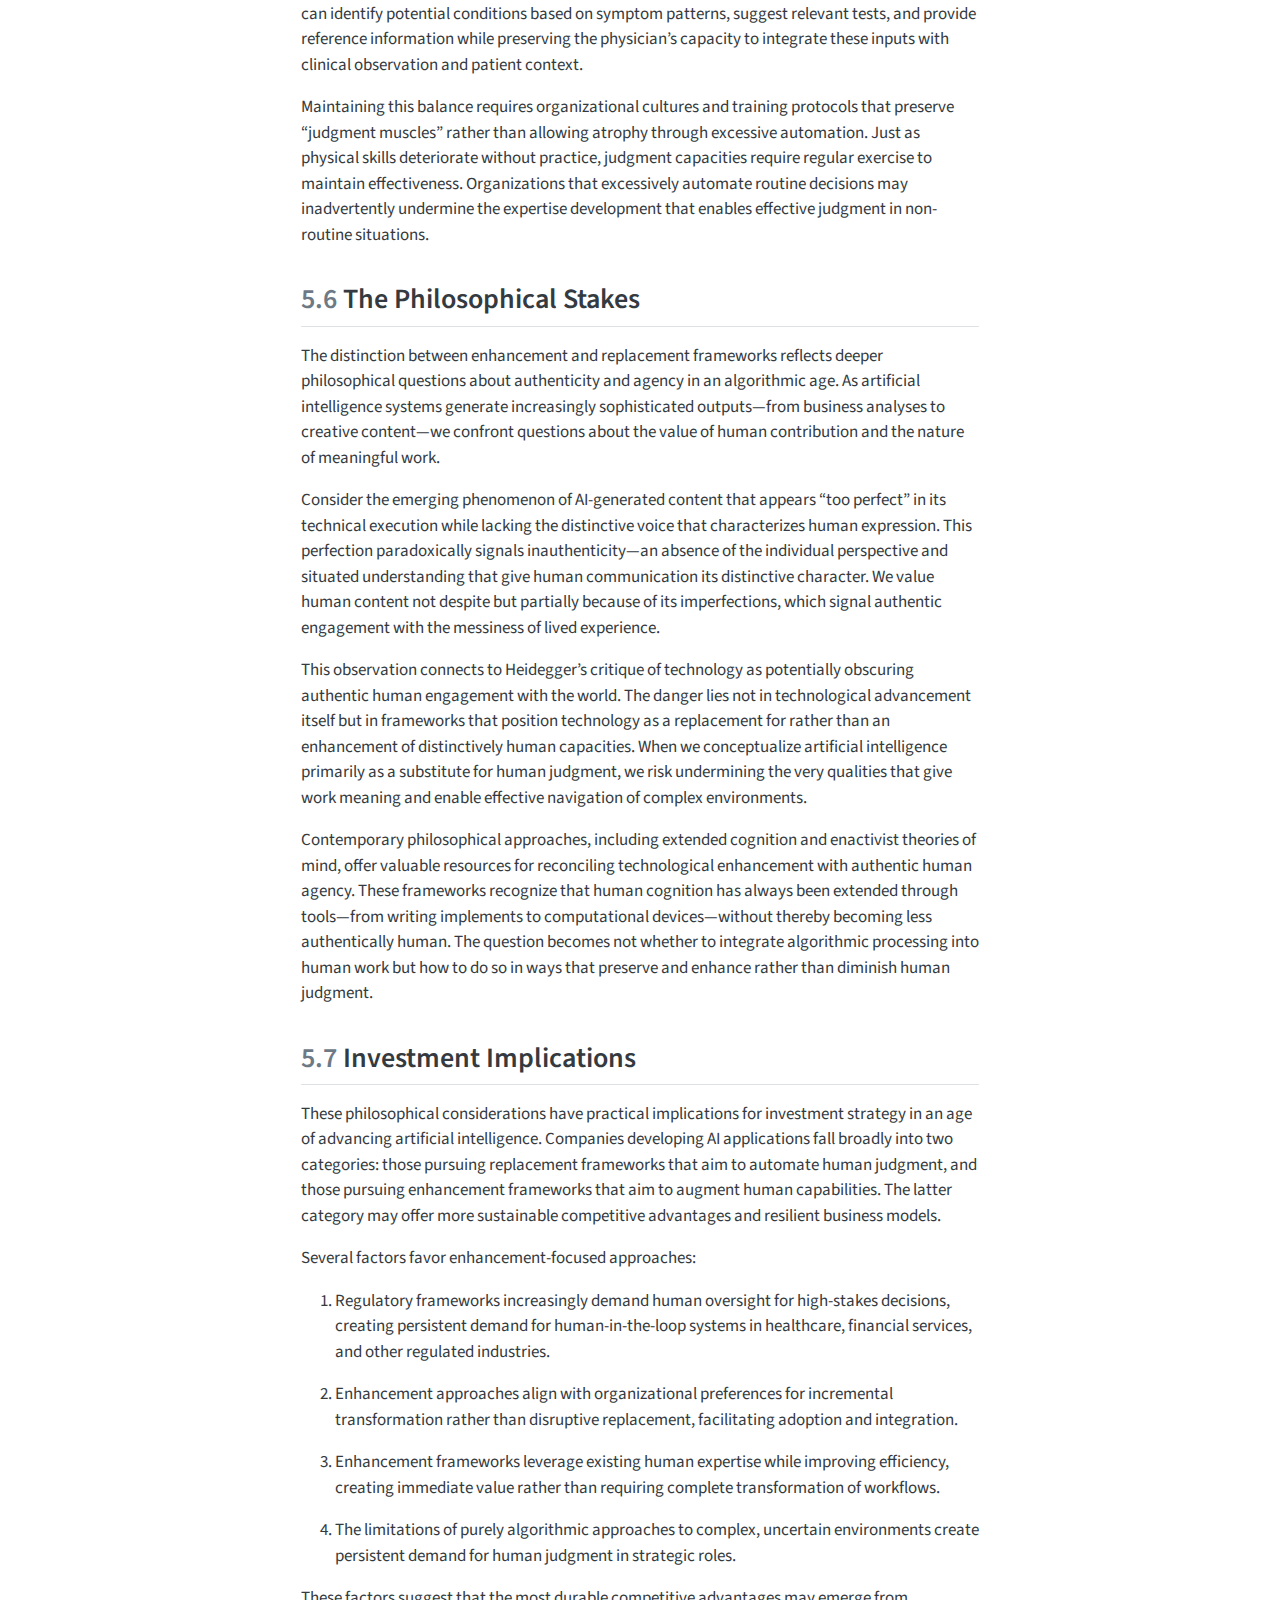
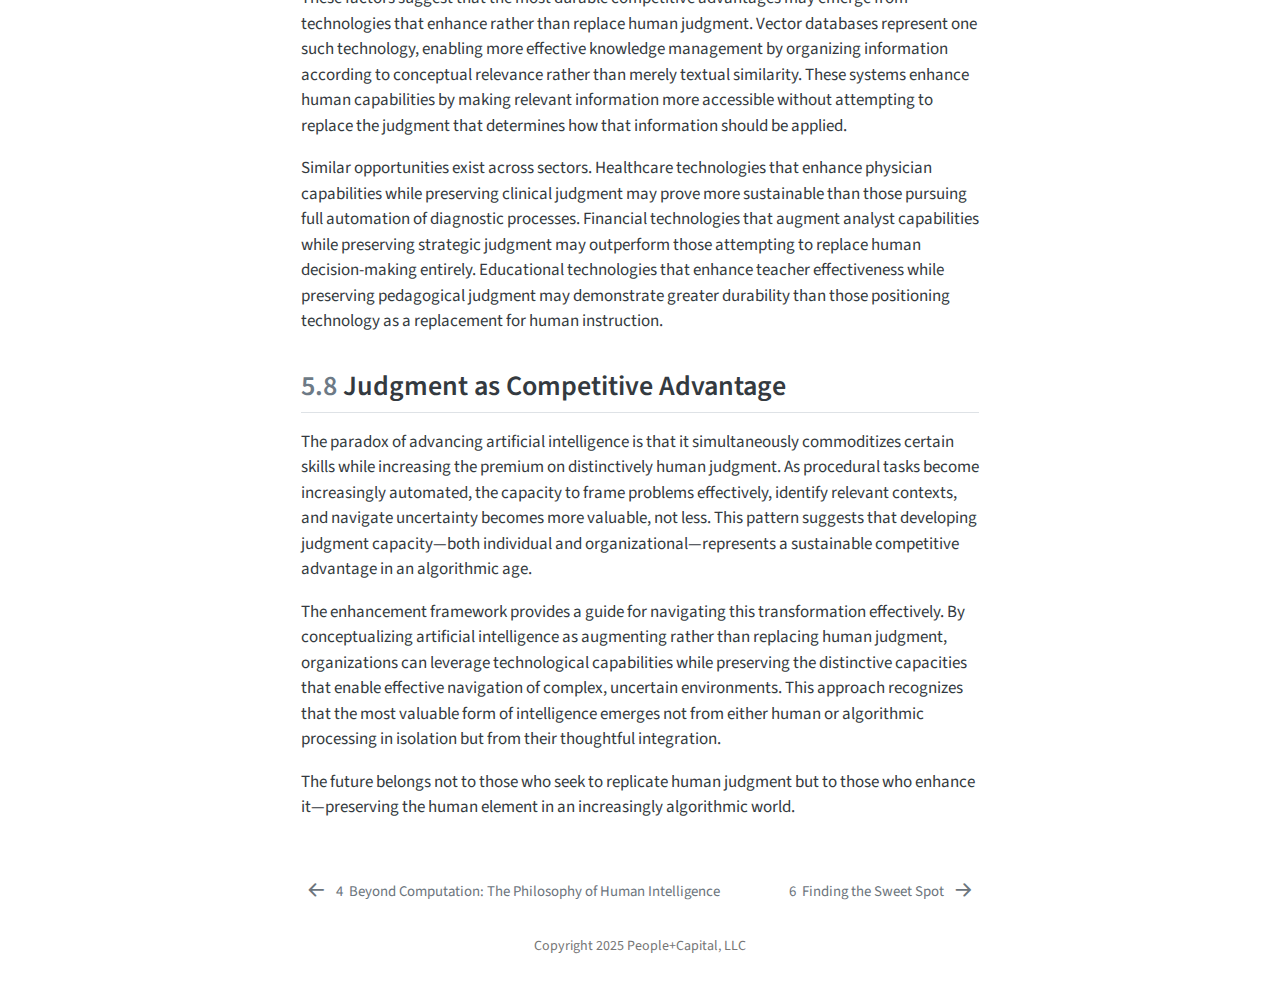
<file: docs/Ch05.html>
<!DOCTYPE html>
<html xmlns="http://www.w3.org/1999/xhtml" lang="en" xml:lang="en"><head>

<meta charset="utf-8">
<meta name="generator" content="quarto-1.6.39">

<meta name="viewport" content="width=device-width, initial-scale=1.0, user-scalable=yes">


<title>5&nbsp; The Human Edge – The Human Element</title>
<style>
code{white-space: pre-wrap;}
span.smallcaps{font-variant: small-caps;}
div.columns{display: flex; gap: min(4vw, 1.5em);}
div.column{flex: auto; overflow-x: auto;}
div.hanging-indent{margin-left: 1.5em; text-indent: -1.5em;}
ul.task-list{list-style: none;}
ul.task-list li input[type="checkbox"] {
  width: 0.8em;
  margin: 0 0.8em 0.2em -1em; /* quarto-specific, see https://github.com/quarto-dev/quarto-cli/issues/4556 */ 
  vertical-align: middle;
}
/* CSS for citations */
div.csl-bib-body { }
div.csl-entry {
  clear: both;
  margin-bottom: 0em;
}
.hanging-indent div.csl-entry {
  margin-left:2em;
  text-indent:-2em;
}
div.csl-left-margin {
  min-width:2em;
  float:left;
}
div.csl-right-inline {
  margin-left:2em;
  padding-left:1em;
}
div.csl-indent {
  margin-left: 2em;
}</style>


<script src="site_libs/quarto-nav/quarto-nav.js"></script>
<script src="site_libs/quarto-nav/headroom.min.js"></script>
<script src="site_libs/clipboard/clipboard.min.js"></script>
<script src="site_libs/quarto-search/autocomplete.umd.js"></script>
<script src="site_libs/quarto-search/fuse.min.js"></script>
<script src="site_libs/quarto-search/quarto-search.js"></script>
<meta name="quarto:offset" content="./">
<link href="./Ch06.html" rel="next">
<link href="./Ch04.html" rel="prev">
<script src="site_libs/quarto-html/quarto.js"></script>
<script src="site_libs/quarto-html/popper.min.js"></script>
<script src="site_libs/quarto-html/tippy.umd.min.js"></script>
<script src="site_libs/quarto-html/anchor.min.js"></script>
<link href="site_libs/quarto-html/tippy.css" rel="stylesheet">
<link href="site_libs/quarto-html/quarto-syntax-highlighting-e26003cea8cd680ca0c55a263523d882.css" rel="stylesheet" id="quarto-text-highlighting-styles">
<script src="site_libs/bootstrap/bootstrap.min.js"></script>
<link href="site_libs/bootstrap/bootstrap-icons.css" rel="stylesheet">
<link href="site_libs/bootstrap/bootstrap-626149efe8f5d16e1d391ba177679bf0.min.css" rel="stylesheet" append-hash="true" id="quarto-bootstrap" data-mode="light">
<script id="quarto-search-options" type="application/json">{
  "location": "sidebar",
  "copy-button": false,
  "collapse-after": 3,
  "panel-placement": "start",
  "type": "textbox",
  "limit": 50,
  "keyboard-shortcut": [
    "f",
    "/",
    "s"
  ],
  "show-item-context": false,
  "language": {
    "search-no-results-text": "No results",
    "search-matching-documents-text": "matching documents",
    "search-copy-link-title": "Copy link to search",
    "search-hide-matches-text": "Hide additional matches",
    "search-more-match-text": "more match in this document",
    "search-more-matches-text": "more matches in this document",
    "search-clear-button-title": "Clear",
    "search-text-placeholder": "",
    "search-detached-cancel-button-title": "Cancel",
    "search-submit-button-title": "Submit",
    "search-label": "Search"
  }
}</script>


<link rel="stylesheet" href="_resources/css/normalize.css">
</head>

<body class="nav-sidebar floating">

<div id="quarto-search-results"></div>
  <header id="quarto-header" class="headroom fixed-top">
  <nav class="quarto-secondary-nav">
    <div class="container-fluid d-flex">
      <button type="button" class="quarto-btn-toggle btn" data-bs-toggle="collapse" role="button" data-bs-target=".quarto-sidebar-collapse-item" aria-controls="quarto-sidebar" aria-expanded="false" aria-label="Toggle sidebar navigation" onclick="if (window.quartoToggleHeadroom) { window.quartoToggleHeadroom(); }">
        <i class="bi bi-layout-text-sidebar-reverse"></i>
      </button>
        <nav class="quarto-page-breadcrumbs" aria-label="breadcrumb"><ol class="breadcrumb"><li class="breadcrumb-item"><a href="./Ch05.html"><span class="chapter-number">5</span>&nbsp; <span class="chapter-title">The Human Edge</span></a></li></ol></nav>
        <a class="flex-grow-1" role="navigation" data-bs-toggle="collapse" data-bs-target=".quarto-sidebar-collapse-item" aria-controls="quarto-sidebar" aria-expanded="false" aria-label="Toggle sidebar navigation" onclick="if (window.quartoToggleHeadroom) { window.quartoToggleHeadroom(); }">      
        </a>
      <button type="button" class="btn quarto-search-button" aria-label="Search" onclick="window.quartoOpenSearch();">
        <i class="bi bi-search"></i>
      </button>
    </div>
  </nav>
</header>
<!-- content -->
<div id="quarto-content" class="quarto-container page-columns page-rows-contents page-layout-article">
<!-- sidebar -->
  <nav id="quarto-sidebar" class="sidebar collapse collapse-horizontal quarto-sidebar-collapse-item sidebar-navigation floating overflow-auto">
    <div class="pt-lg-2 mt-2 text-left sidebar-header">
    <div class="sidebar-title mb-0 py-0">
      <a href="./">The Human Element</a> 
        <div class="sidebar-tools-main">
    <div class="dropdown">
      <a href="" title="Download" id="quarto-navigation-tool-dropdown-0" class="quarto-navigation-tool dropdown-toggle px-1" data-bs-toggle="dropdown" aria-expanded="false" role="link" aria-label="Download"><i class="bi bi-download"></i></a>
      <ul class="dropdown-menu" aria-labelledby="quarto-navigation-tool-dropdown-0">
          <li>
            <a class="dropdown-item sidebar-tools-main-item" href="./The-Human-Element.pdf">
              <i class="bi bi-file-pdf pe-1"></i>
            Download PDF
            </a>
          </li>
          <li>
            <a class="dropdown-item sidebar-tools-main-item" href="./The-Human-Element.epub">
              <i class="bi bi-journal pe-1"></i>
            Download ePub
            </a>
          </li>
          <li>
            <a class="dropdown-item sidebar-tools-main-item" href="./The-Human-Element.docx">
              <i class="bi bi-file-word pe-1"></i>
            Download Docx
            </a>
          </li>
      </ul>
    </div>
</div>
    </div>
      </div>
        <div class="mt-2 flex-shrink-0 align-items-center">
        <div class="sidebar-search">
        <div id="quarto-search" class="" title="Search"></div>
        </div>
        </div>
    <div class="sidebar-menu-container"> 
    <ul class="list-unstyled mt-1">
        <li class="sidebar-item">
  <div class="sidebar-item-container"> 
  <a href="./index.html" class="sidebar-item-text sidebar-link">
 <span class="menu-text">Preface</span></a>
  </div>
</li>
        <li class="sidebar-item">
  <div class="sidebar-item-container"> 
  <a href="./intro.html" class="sidebar-item-text sidebar-link">
 <span class="menu-text">Introduction</span></a>
  </div>
</li>
        <li class="sidebar-item">
  <div class="sidebar-item-container"> 
  <a href="./Ch01.html" class="sidebar-item-text sidebar-link">
 <span class="menu-text"><span class="chapter-number">1</span>&nbsp; <span class="chapter-title">The False Binary: Why AI Won’t Replace Human Work</span></span></a>
  </div>
</li>
        <li class="sidebar-item">
  <div class="sidebar-item-container"> 
  <a href="./Ch02.html" class="sidebar-item-text sidebar-link">
 <span class="menu-text"><span class="chapter-number">2</span>&nbsp; <span class="chapter-title">Inside the Black Box: Understanding What AI Actually Does</span></span></a>
  </div>
</li>
        <li class="sidebar-item">
  <div class="sidebar-item-container"> 
  <a href="./Ch03.html" class="sidebar-item-text sidebar-link">
 <span class="menu-text"><span class="chapter-number">3</span>&nbsp; <span class="chapter-title">The What-How Divide</span></span></a>
  </div>
</li>
        <li class="sidebar-item">
  <div class="sidebar-item-container"> 
  <a href="./Ch04.html" class="sidebar-item-text sidebar-link">
 <span class="menu-text"><span class="chapter-number">4</span>&nbsp; <span class="chapter-title">Beyond Computation: The Philosophy of Human Intelligence</span></span></a>
  </div>
</li>
        <li class="sidebar-item">
  <div class="sidebar-item-container"> 
  <a href="./Ch05.html" class="sidebar-item-text sidebar-link active">
 <span class="menu-text"><span class="chapter-number">5</span>&nbsp; <span class="chapter-title">The Human Edge</span></span></a>
  </div>
</li>
        <li class="sidebar-item">
  <div class="sidebar-item-container"> 
  <a href="./Ch06.html" class="sidebar-item-text sidebar-link">
 <span class="menu-text"><span class="chapter-number">6</span>&nbsp; <span class="chapter-title">Finding the Sweet Spot</span></span></a>
  </div>
</li>
        <li class="sidebar-item">
  <div class="sidebar-item-container"> 
  <a href="./Ch07.html" class="sidebar-item-text sidebar-link">
 <span class="menu-text"><span class="chapter-number">7</span>&nbsp; <span class="chapter-title">The Implementation Challenge</span></span></a>
  </div>
</li>
        <li class="sidebar-item">
  <div class="sidebar-item-container"> 
  <a href="./Ch08.html" class="sidebar-item-text sidebar-link">
 <span class="menu-text"><span class="chapter-number">8</span>&nbsp; <span class="chapter-title">The Human Element in Creative Work</span></span></a>
  </div>
</li>
        <li class="sidebar-item">
  <div class="sidebar-item-container"> 
  <a href="./Ch09.html" class="sidebar-item-text sidebar-link">
 <span class="menu-text"><span class="chapter-number">9</span>&nbsp; <span class="chapter-title">Following the Money</span></span></a>
  </div>
</li>
        <li class="sidebar-item">
  <div class="sidebar-item-container"> 
  <a href="./Ch10.html" class="sidebar-item-text sidebar-link">
 <span class="menu-text"><span class="chapter-number">10</span>&nbsp; <span class="chapter-title">Building the Future: A Human-Centric Vision for AI</span></span></a>
  </div>
</li>
        <li class="sidebar-item">
  <div class="sidebar-item-container"> 
  <a href="./summary.html" class="sidebar-item-text sidebar-link">
 <span class="menu-text">Summary</span></a>
  </div>
</li>
        <li class="sidebar-item">
  <div class="sidebar-item-container"> 
  <a href="./about.html" class="sidebar-item-text sidebar-link">
 <span class="menu-text"><span class="chapter-number">11</span>&nbsp; <span class="chapter-title">About the Authors</span></span></a>
  </div>
</li>
        <li class="sidebar-item">
  <div class="sidebar-item-container"> 
  <a href="./references.html" class="sidebar-item-text sidebar-link">
 <span class="menu-text">References</span></a>
  </div>
</li>
    </ul>
    </div>
</nav>
<div id="quarto-sidebar-glass" class="quarto-sidebar-collapse-item" data-bs-toggle="collapse" data-bs-target=".quarto-sidebar-collapse-item"></div>
<!-- margin-sidebar -->
    <div id="quarto-margin-sidebar" class="sidebar margin-sidebar">
        <nav id="TOC" role="doc-toc" class="toc-active">
    <h2 id="toc-title">Table of contents</h2>
   
  <ul>
  <li><a href="#the-uniqueness-of-human-judgment" id="toc-the-uniqueness-of-human-judgment" class="nav-link active" data-scroll-target="#the-uniqueness-of-human-judgment"><span class="header-section-number">5.1</span> The Uniqueness of Human Judgment</a></li>
  <li><a href="#the-architecture-of-judgment" id="toc-the-architecture-of-judgment" class="nav-link" data-scroll-target="#the-architecture-of-judgment"><span class="header-section-number">5.2</span> The Architecture of Judgment</a></li>
  <li><a href="#the-what-how-divide-in-professional-contexts" id="toc-the-what-how-divide-in-professional-contexts" class="nav-link" data-scroll-target="#the-what-how-divide-in-professional-contexts"><span class="header-section-number">5.3</span> The “What-How” Divide in Professional Contexts</a></li>
  <li><a href="#decision-making-under-uncertainty" id="toc-decision-making-under-uncertainty" class="nav-link" data-scroll-target="#decision-making-under-uncertainty"><span class="header-section-number">5.4</span> Decision-Making Under Uncertainty</a></li>
  <li><a href="#the-enhancement-framework-revisited" id="toc-the-enhancement-framework-revisited" class="nav-link" data-scroll-target="#the-enhancement-framework-revisited"><span class="header-section-number">5.5</span> The Enhancement Framework Revisited</a></li>
  <li><a href="#the-philosophical-stakes" id="toc-the-philosophical-stakes" class="nav-link" data-scroll-target="#the-philosophical-stakes"><span class="header-section-number">5.6</span> The Philosophical Stakes</a></li>
  <li><a href="#investment-implications" id="toc-investment-implications" class="nav-link" data-scroll-target="#investment-implications"><span class="header-section-number">5.7</span> Investment Implications</a></li>
  <li><a href="#judgment-as-competitive-advantage" id="toc-judgment-as-competitive-advantage" class="nav-link" data-scroll-target="#judgment-as-competitive-advantage"><span class="header-section-number">5.8</span> Judgment as Competitive Advantage</a></li>
  </ul>
</nav>
    </div>
<!-- main -->
<main class="content" id="quarto-document-content">

<header id="title-block-header" class="quarto-title-block default">
<div class="quarto-title">
<h1 class="title"><span class="chapter-number">5</span>&nbsp; <span class="chapter-title">The Human Edge</span></h1>
<p class="subtitle lead">Judgment in an Age of Algorithms</p>
</div>



<div class="quarto-title-meta">

    
  
    
  </div>
  


</header>


<p>In an era increasingly defined by algorithmic processing, the question of human judgment’s unique value becomes not merely philosophical but practical. The rapid advancement of artificial intelligence has created a peculiar paradox: as machines become more capable of executing sophisticated tasks, the most distinctly human capacities become more valuable, not less. To understand this paradox requires careful examination of what constitutes judgment and why it remains stubbornly resistant to computational replication.</p>
<section id="the-uniqueness-of-human-judgment" class="level2" data-number="5.1">
<h2 data-number="5.1" class="anchored" data-anchor-id="the-uniqueness-of-human-judgment"><span class="header-section-number">5.1</span> The Uniqueness of Human Judgment</h2>
<p>Consider the ambitious attempt to create Beethoven’s unfinished tenth symphony using artificial intelligence. The project, undertaken by Playform AI, represented a perfect test case for understanding the boundaries between algorithmic production and human creation. The team trained sophisticated models on Beethoven’s complete works, incorporating fragments and sketches the composer had left for his tenth symphony. The result was technically proficient—notes arranged in patterns statistically consistent with Beethoven’s compositional style. Yet something essential was missing.</p>
<p>Music critic Jan Swafford’s assessment was unequivocal: “aimless and uninspired.” What Swafford identified was not merely technical deficiency but the absence of struggle, refinement, and contextual understanding that characterized Beethoven’s actual creative process. The composer’s drafts were often mundane until transformed through iterative revision guided by judgment—a quality that emerges from being situated in a cultural, historical, and emotional context that no algorithm, however sophisticated, currently inhabits.</p>
<p>This observation extends beyond music. Across domains—from sports to business leadership, from medical diagnosis to strategic planning—we find consistent evidence that human judgment operates differently from algorithmic processing. The difference lies not merely in computational capacity but in the nature of understanding itself.</p>
<p>Martin Heidegger’s philosophical framework provides valuable insight here. Heidegger challenged the Cartesian notion that human intelligence is primarily computational, arguing instead that our fundamental relationship with the world is one of “being-in-the-world” (Dasein). From this perspective, understanding emerges not from abstract calculation but from practical engagement with a meaningful context. Humans do not process the world as detached observers calculating optimal responses; rather, we inhabit it as participants whose very perception is structured by practical concerns and possibilities.</p>
<p>When we navigate complex situations—whether negotiating a business deal, diagnosing an unusual medical condition, or responding to unexpected market shifts—we draw upon this embodied understanding. We recognize patterns not as statistical correlations but as meaningful constellations of relevance. This capacity for situated judgment represents what philosopher Hubert Dreyfus, interpreting Heidegger, called “comportment”—an orientation toward the world that precedes and enables explicit reasoning.</p>
<p>Artificial intelligence systems, while increasingly sophisticated in their pattern recognition capabilities, operate fundamentally differently. They recognize statistical regularities without inhabiting the human world of concerns and commitments. This distinction becomes apparent when examining the architecture of both human and algorithmic judgment.</p>
</section>
<section id="the-architecture-of-judgment" class="level2" data-number="5.2">
<h2 data-number="5.2" class="anchored" data-anchor-id="the-architecture-of-judgment"><span class="header-section-number">5.2</span> The Architecture of Judgment</h2>
<p>Human judgment integrates multiple dimensions of understanding that current AI systems struggle to replicate. Consider the limitations of large language models (LLMs), which represent state-of-the-art capabilities in natural language processing. These systems excel at pattern recognition and statistical inference but encounter fundamental limitations when faced with tasks requiring genuine understanding.</p>
<p>The inability of LLMs to “backtrack”—to revise fundamental assumptions mid-stream—represents more than a technical limitation. It reveals a structural difference between statistical pattern completion and genuine understanding. When humans engage in complex reasoning, we constantly revise our approach based on emerging information, testing alternative frames of reference and adjusting our conceptual foundations. This capacity for recursive self-correction reflects our temporality—our ability to hold past, present, and future in dynamic tension.</p>
<p>For example, when confronted with the task of writing “a sentence that describes its own length in words,” LLMs consistently fail despite their impressive capabilities. The task requires not merely statistical inference but meta-cognitive awareness—the ability to simultaneously generate content while monitoring and adjusting that content against an evolving standard. This capacity for self-reference and dynamic adjustment characterizes human judgment across domains.</p>
<p>Equally significant is what philosopher Michael Polanyi termed “tacit knowledge”—understanding that cannot be fully articulated in explicit terms. Expert clinicians recognize patterns of disease before they can articulate the specific indicators that triggered their concern. Experienced investors sense market shifts through subtle cues that precede formal indicators. This dimension of understanding emerges from embodied experience accumulated over years of immersion in particular contexts.</p>
<p>The distinction parallels what we might call the “what-how” divide in contemporary knowledge work. Artificial intelligence excels at executing “how” tasks—implementing specific procedures once objectives have been defined. The increasing capability of AI systems to execute these procedural tasks generates enormous efficiency gains across industries. Yet these gains simultaneously increase the premium on “what” intelligence—the capacity to determine meaningful objectives, frame problems effectively, and identify relevant contexts for analysis.</p>
</section>
<section id="the-what-how-divide-in-professional-contexts" class="level2" data-number="5.3">
<h2 data-number="5.3" class="anchored" data-anchor-id="the-what-how-divide-in-professional-contexts"><span class="header-section-number">5.3</span> The “What-How” Divide in Professional Contexts</h2>
<p>Financial markets provide a particularly instructive domain for examining this distinction. Quantitative models have transformed investment management, enabling sophisticated analysis of vast datasets and revealing patterns invisible to unaided human perception. Yet the most successful investment approaches typically integrate algorithmic analysis with human judgment rather than replacing the latter with the former.</p>
<p>This integration recognizes that market behavior reflects not merely mathematical relationships but complex human psychology, institutional dynamics, and contextual factors that resist complete formalization. The 2008 financial crisis illustrated the dangers of excessive reliance on quantitative models that failed to account for human behavior under exceptional conditions. Similarly, the unprecedented monetary interventions following the COVID-19 pandemic created market conditions that defied historical patterns, requiring judgment to navigate effectively.</p>
<p>The most sophisticated hedge funds and investment firms have therefore developed what might be termed “judgment architectures”—organizational structures that integrate algorithmic processing with human expertise. These architectures recognize that algorithms excel at processing vast datasets and identifying statistical patterns, while human judgment excels at integrating these patterns with broader contextual understanding and adapting to novel situations.</p>
<p>Similar patterns emerge in technical implementation across industries. Consider the development of fully autonomous vehicles, which represents one of the most ambitious applications of artificial intelligence to real-world problems. Despite massive investments and impressive technical achievements, full autonomy remains elusive in complex, unpredictable environments.</p>
<p>The challenges facing autonomous vehicle systems reveal the limitations of purely algorithmic approaches to navigation and decision-making. While these systems excel at processing sensor data and executing well-defined maneuvers, they struggle with the contextual understanding that human drivers develop through embodied experience. A human driver intuitively recognizes that children playing near a street require extra caution, that an unusually positioned vehicle might indicate an unseen hazard, or that specific weather conditions might affect road surfaces in ways not immediately visible.</p>
<p>Rodney Brooks, robotics pioneer and former director of MIT’s Computer Science and Artificial Intelligence Laboratory, has consistently emphasized these limitations. His predictions regarding autonomous vehicle development have proven remarkably accurate, with full autonomy consistently arriving later than industry projections. Brooks understands that navigating physical environments requires not merely sophisticated sensors and algorithms but contextual understanding that emerges from being situated in a meaningful world.</p>
</section>
<section id="decision-making-under-uncertainty" class="level2" data-number="5.4">
<h2 data-number="5.4" class="anchored" data-anchor-id="decision-making-under-uncertainty"><span class="header-section-number">5.4</span> Decision-Making Under Uncertainty</h2>
<p>Perhaps the most significant advantage of human judgment becomes apparent under conditions of genuine uncertainty. Algorithmic approaches excel at optimizing decisions under risk—situations where potential outcomes and their probabilities can be reasonably estimated. They struggle, however, with uncertainty—situations involving unknown variables, emergent phenomena, and fundamental indeterminacy.</p>
<p>This distinction becomes particularly relevant in domains characterized by complexity, path dependency, and human interaction. Consider pandemic response planning, where initial frameworks must adapt to evolving viral behavior, social dynamics, and institutional constraints. The COVID-19 pandemic revealed both the value of algorithmic modeling and its limitations when confronting genuinely novel situations. The most effective responses integrated computational modeling with expert judgment that could adapt to emerging information and contextual factors.</p>
<p>The limitations of purely algorithmic approaches under uncertainty relate to what we might call the “paradox of explicability.” Organizations increasingly demand explainable AI—systems whose recommendations can be traced to transparent reasoning processes. Yet humans routinely trust human experts whose intuitive judgments cannot be fully articulated. We accept that an experienced physician’s concern might precede explicit justification or that a seasoned investor’s caution might reflect pattern recognition too subtle for immediate expression.</p>
<p>This asymmetric standard reflects an implicit understanding that human judgment operates differently from algorithmic processing. We recognize that human experts integrate explicit knowledge with tacit understanding developed through situated experience. This integration enables what philosopher Charles Sanders Peirce termed “abduction”—the generation of novel hypotheses that cannot be derived through purely deductive or inductive reasoning.</p>
<p>The capacity for abductive reasoning becomes particularly valuable when confronting black swan events—high-impact developments that lie outside normal expectations and resist prediction through historical analysis. The financial market disruptions following the 2001 terrorist attacks, the 2008 financial crisis, and the COVID-19 pandemic each required judgment that could transcend historical patterns and recognize emergent possibilities.</p>
</section>
<section id="the-enhancement-framework-revisited" class="level2" data-number="5.5">
<h2 data-number="5.5" class="anchored" data-anchor-id="the-enhancement-framework-revisited"><span class="header-section-number">5.5</span> The Enhancement Framework Revisited</h2>
<p>Understanding these distinctive capacities allows us to develop more effective approaches to human-AI collaboration. Rather than conceptualizing artificial intelligence as a replacement for human judgment, we can design systems that enhance human capabilities by performing complementary functions. This enhancement framework acknowledges the distinctive strengths of both human judgment and algorithmic processing.</p>
<p>Effective enhancement requires careful attention to interface design, workflow integration, and organizational architecture. Systems that increase cognitive load or interrupt natural decision processes can impair rather than enhance judgment. Conversely, well-designed systems can augment human capabilities by performing computational tasks that would otherwise consume attention, presenting relevant information at appropriate moments, and identifying patterns that might escape notice.</p>
<p>Palantir Technologies offers an instructive example of this approach. The company’s data integration platforms serve intelligence agencies, financial institutions, and healthcare organizations by augmenting rather than replacing analyst judgment. These systems enable human analysts to navigate vast datasets efficiently, identify relevant patterns, and develop insights that inform strategic decisions. The resulting “intelligence augmentation” preserves human judgment while enhancing the informational context within which that judgment operates.</p>
<p>Similar principles apply across domains. In healthcare, diagnostic support systems have proven most effective when designed to augment rather than replace physician judgment. These systems can identify potential conditions based on symptom patterns, suggest relevant tests, and provide reference information while preserving the physician’s capacity to integrate these inputs with clinical observation and patient context.</p>
<p>Maintaining this balance requires organizational cultures and training protocols that preserve “judgment muscles” rather than allowing atrophy through excessive automation. Just as physical skills deteriorate without practice, judgment capacities require regular exercise to maintain effectiveness. Organizations that excessively automate routine decisions may inadvertently undermine the expertise development that enables effective judgment in non-routine situations.</p>
</section>
<section id="the-philosophical-stakes" class="level2" data-number="5.6">
<h2 data-number="5.6" class="anchored" data-anchor-id="the-philosophical-stakes"><span class="header-section-number">5.6</span> The Philosophical Stakes</h2>
<p>The distinction between enhancement and replacement frameworks reflects deeper philosophical questions about authenticity and agency in an algorithmic age. As artificial intelligence systems generate increasingly sophisticated outputs—from business analyses to creative content—we confront questions about the value of human contribution and the nature of meaningful work.</p>
<p>Consider the emerging phenomenon of AI-generated content that appears “too perfect” in its technical execution while lacking the distinctive voice that characterizes human expression. This perfection paradoxically signals inauthenticity—an absence of the individual perspective and situated understanding that give human communication its distinctive character. We value human content not despite but partially because of its imperfections, which signal authentic engagement with the messiness of lived experience.</p>
<p>This observation connects to Heidegger’s critique of technology as potentially obscuring authentic human engagement with the world. The danger lies not in technological advancement itself but in frameworks that position technology as a replacement for rather than an enhancement of distinctively human capacities. When we conceptualize artificial intelligence primarily as a substitute for human judgment, we risk undermining the very qualities that give work meaning and enable effective navigation of complex environments.</p>
<p>Contemporary philosophical approaches, including extended cognition and enactivist theories of mind, offer valuable resources for reconciling technological enhancement with authentic human agency. These frameworks recognize that human cognition has always been extended through tools—from writing implements to computational devices—without thereby becoming less authentically human. The question becomes not whether to integrate algorithmic processing into human work but how to do so in ways that preserve and enhance rather than diminish human judgment.</p>
</section>
<section id="investment-implications" class="level2" data-number="5.7">
<h2 data-number="5.7" class="anchored" data-anchor-id="investment-implications"><span class="header-section-number">5.7</span> Investment Implications</h2>
<p>These philosophical considerations have practical implications for investment strategy in an age of advancing artificial intelligence. Companies developing AI applications fall broadly into two categories: those pursuing replacement frameworks that aim to automate human judgment, and those pursuing enhancement frameworks that aim to augment human capabilities. The latter category may offer more sustainable competitive advantages and resilient business models.</p>
<p>Several factors favor enhancement-focused approaches:</p>
<ol type="1">
<li><p>Regulatory frameworks increasingly demand human oversight for high-stakes decisions, creating persistent demand for human-in-the-loop systems in healthcare, financial services, and other regulated industries.</p></li>
<li><p>Enhancement approaches align with organizational preferences for incremental transformation rather than disruptive replacement, facilitating adoption and integration.</p></li>
<li><p>Enhancement frameworks leverage existing human expertise while improving efficiency, creating immediate value rather than requiring complete transformation of workflows.</p></li>
<li><p>The limitations of purely algorithmic approaches to complex, uncertain environments create persistent demand for human judgment in strategic roles.</p></li>
</ol>
<p>These factors suggest that the most durable competitive advantages may emerge from technologies that enhance rather than replace human judgment. Vector databases represent one such technology, enabling more effective knowledge management by organizing information according to conceptual relevance rather than merely textual similarity. These systems enhance human capabilities by making relevant information more accessible without attempting to replace the judgment that determines how that information should be applied.</p>
<p>Similar opportunities exist across sectors. Healthcare technologies that enhance physician capabilities while preserving clinical judgment may prove more sustainable than those pursuing full automation of diagnostic processes. Financial technologies that augment analyst capabilities while preserving strategic judgment may outperform those attempting to replace human decision-making entirely. Educational technologies that enhance teacher effectiveness while preserving pedagogical judgment may demonstrate greater durability than those positioning technology as a replacement for human instruction.</p>
</section>
<section id="judgment-as-competitive-advantage" class="level2" data-number="5.8">
<h2 data-number="5.8" class="anchored" data-anchor-id="judgment-as-competitive-advantage"><span class="header-section-number">5.8</span> Judgment as Competitive Advantage</h2>
<p>The paradox of advancing artificial intelligence is that it simultaneously commoditizes certain skills while increasing the premium on distinctively human judgment. As procedural tasks become increasingly automated, the capacity to frame problems effectively, identify relevant contexts, and navigate uncertainty becomes more valuable, not less. This pattern suggests that developing judgment capacity—both individual and organizational—represents a sustainable competitive advantage in an algorithmic age.</p>
<p>The enhancement framework provides a guide for navigating this transformation effectively. By conceptualizing artificial intelligence as augmenting rather than replacing human judgment, organizations can leverage technological capabilities while preserving the distinctive capacities that enable effective navigation of complex, uncertain environments. This approach recognizes that the most valuable form of intelligence emerges not from either human or algorithmic processing in isolation but from their thoughtful integration.</p>
<p>The future belongs not to those who seek to replicate human judgment but to those who enhance it—preserving the human element in an increasingly algorithmic world.</p>


<div id="refs" class="references csl-bib-body hanging-indent" data-entry-spacing="0" role="list" style="display: none">
<div id="ref-abdin_phi-3_2024" class="csl-entry" role="listitem">
Abdin, Marah, Sam Ade Jacobs, Ammar Ahmad Awan, Jyoti Aneja, Ahmed Awadallah, Hany Awadalla, Nguyen Bach, et al. 2024. <span>“Phi-3 <span>Technical</span> <span>Report</span>: <span>A</span> <span>Highly</span> <span>Capable</span> <span>Language</span> <span>Model</span> <span>Locally</span> on <span>Your</span> <span>Phone</span>.”</span> arXiv. <a href="http://arxiv.org/abs/2404.14219">http://arxiv.org/abs/2404.14219</a>.
</div>
<div id="ref-ai_yi_2024" class="csl-entry" role="listitem">
AI, 01, Alex Young, Bei Chen, Chao Li, Chengen Huang, Ge Zhang, Guanwei Zhang, et al. 2024. <span>“Yi: <span>Open</span> <span>Foundation</span> <span>Models</span> by 01.<span>AI</span>.”</span> arXiv. <a href="http://arxiv.org/abs/2403.04652">http://arxiv.org/abs/2403.04652</a>.
</div>
<div id="ref-alamdari_protein_2023" class="csl-entry" role="listitem">
Alamdari, Sarah, Nitya Thakkar, Rianne Van Den Berg, Alex Xijie Lu, Nicolo Fusi, Ava Pardis Amini, and Kevin K Yang. 2023. <span>“Protein Generation with Evolutionary Diffusion: Sequence Is All You Need.”</span> Preprint. Bioengineering. <a href="https://doi.org/10.1101/2023.09.11.556673">https://doi.org/10.1101/2023.09.11.556673</a>.
</div>
<div id="ref-bender_dangers_2021" class="csl-entry" role="listitem">
Bender, Emily M., Timnit Gebru, Angelina McMillan-Major, and Shmargaret Shmitchell. 2021. <span>“On the <span>Dangers</span> of <span>Stochastic</span> <span>Parrots</span>: <span>Can</span> <span>Language</span> <span>Models</span> <span>Be</span> <span>Too</span> <span>Big</span>? 🦜.”</span> In <em>Proceedings of the 2021 <span>ACM</span> <span>Conference</span> on <span>Fairness</span>, <span>Accountability</span>, and <span>Transparency</span></em>, 610–23. Virtual Event Canada: ACM. <a href="https://doi.org/10.1145/3442188.3445922">https://doi.org/10.1145/3442188.3445922</a>.
</div>
<div id="ref-berglund_reversal_2023" class="csl-entry" role="listitem">
Berglund, Lukas, Meg Tong, Max Kaufmann, Mikita Balesni, Asa Cooper Stickland, Tomasz Korbak, and Owain Evans. 2023. <span>“The <span>Reversal</span> <span>Curse</span>: <span>LLMs</span> Trained on "<span>A</span> Is <span>B</span>" Fail to Learn "<span>B</span> Is <span>A</span>".”</span> arXiv. <a href="http://arxiv.org/abs/2309.12288">http://arxiv.org/abs/2309.12288</a>.
</div>
<div id="ref-bsharat_principled_2023" class="csl-entry" role="listitem">
Bsharat, Sondos Mahmoud, Aidar Myrzakhan, and Zhiqiang Shen. 2023. <span>“Principled <span>Instructions</span> <span>Are</span> <span>All</span> <span>You</span> <span>Need</span> for <span>Questioning</span> <span>LLaMA</span>-1/2, <span>GPT</span>-3.5/4.”</span> arXiv. <a href="http://arxiv.org/abs/2312.16171">http://arxiv.org/abs/2312.16171</a>.
</div>
<div id="ref-burtch_consequences_2024" class="csl-entry" role="listitem">
Burtch, Gordon, Dokyun Lee, and Zhichen Chen. 2024. <span>“The Consequences of Generative <span>AI</span> for Online Knowledge Communities.”</span> <em>Scientific Reports</em> 14 (1): 10413. <a href="https://doi.org/10.1038/s41598-024-61221-0">https://doi.org/10.1038/s41598-024-61221-0</a>.
</div>
<div id="ref-butlin_consciousness_2023" class="csl-entry" role="listitem">
Butlin, Patrick, Robert Long, Eric Elmoznino, Yoshua Bengio, Jonathan Birch, Axel Constant, George Deane, et al. 2023. <span>“Consciousness in <span>Artificial</span> <span>Intelligence</span>: <span>Insights</span> from the <span>Science</span> of <span>Consciousness</span>.”</span> <a href="https://doi.org/10.48550/ARXIV.2308.08708">https://doi.org/10.48550/ARXIV.2308.08708</a>.
</div>
<div id="ref-carlini_stealing_2024" class="csl-entry" role="listitem">
Carlini, Nicholas, Daniel Paleka, Krishnamurthy Dj Dvijotham, Thomas Steinke, Jonathan Hayase, A. Feder Cooper, Katherine Lee, et al. 2024. <span>“Stealing <span>Part</span> of a <span>Production</span> <span>Language</span> <span>Model</span>.”</span> arXiv. <a href="http://arxiv.org/abs/2403.06634">http://arxiv.org/abs/2403.06634</a>.
</div>
<div id="ref-chang_speak_2023" class="csl-entry" role="listitem">
Chang, Kent K., Mackenzie Cramer, Sandeep Soni, and David Bamman. 2023a. <span>“Speak, <span>Memory</span>: <span>An</span> <span>Archaeology</span> of <span>Books</span> <span>Known</span> to <span>ChatGPT</span>/<span>GPT</span>-4.”</span> <a href="https://doi.org/10.48550/ARXIV.2305.00118">https://doi.org/10.48550/ARXIV.2305.00118</a>.
</div>
<div id="ref-chang_speak_2023-1" class="csl-entry" role="listitem">
———. 2023b. <span>“Speak, <span>Memory</span>: <span>An</span> <span>Archaeology</span> of <span>Books</span> <span>Known</span> to <span>ChatGPT</span>/<span>GPT</span>-4.”</span> arXiv. <a href="http://arxiv.org/abs/2305.00118">http://arxiv.org/abs/2305.00118</a>.
</div>
<div id="ref-de__fauw_clinically_2018" class="csl-entry" role="listitem">
De Fauw, Jeffrey, Joseph R. Ledsam, Bernardino Romera-Paredes, Stanislav Nikolov, Nenad Tomasev, Sam Blackwell, Harry Askham, et al. 2018. <span>“Clinically Applicable Deep Learning for Diagnosis and Referral in Retinal Disease.”</span> <em>Nature Medicine</em> 24 (9): 1342–50. <a href="https://doi.org/10.1038/s41591-018-0107-6">https://doi.org/10.1038/s41591-018-0107-6</a>.
</div>
<div id="ref-di_palma_evaluating_2023" class="csl-entry" role="listitem">
Di Palma, Dario, Giovanni Maria Biancofiore, Vito Walter Anelli, Fedelucio Narducci, Tommaso Di Noia, and Eugenio Di Sciascio. 2023. <span>“Evaluating <span>ChatGPT</span> as a <span>Recommender</span> <span>System</span>: <span>A</span> <span>Rigorous</span> <span>Approach</span>.”</span> arXiv. <a href="http://arxiv.org/abs/2309.03613">http://arxiv.org/abs/2309.03613</a>.
</div>
<div id="ref-dodge_documenting_2021" class="csl-entry" role="listitem">
Dodge, Jesse, Maarten Sap, Ana Marasović, William Agnew, Gabriel Ilharco, Dirk Groeneveld, Margaret Mitchell, and Matt Gardner. 2021. <span>“Documenting <span>Large</span> <span>Webtext</span> <span>Corpora</span>: <span>A</span> <span>Case</span> <span>Study</span> on the <span>Colossal</span> <span>Clean</span> <span>Crawled</span> <span>Corpus</span>.”</span> <a href="https://doi.org/10.48550/ARXIV.2104.08758">https://doi.org/10.48550/ARXIV.2104.08758</a>.
</div>
<div id="ref-dreyfus_why_2007" class="csl-entry" role="listitem">
Dreyfus, Hubert L. 2007. <span>“Why <span>Heideggerian</span> <span>AI</span> <span>Failed</span> and <span>How</span> <span>Fixing</span> It <span>Would</span> <span>Require</span> <span>Making</span> It <span>More</span> <span>Heideggerian</span>.”</span> <em>Philosophical Psychology</em> 20 (2): 247–68. <a href="https://doi.org/10.1080/09515080701239510">https://doi.org/10.1080/09515080701239510</a>.
</div>
<div id="ref-epoch_ai_data_2024" class="csl-entry" role="listitem">
Epoch AI. 2024. <span>“Data on <span>Large</span> <span>Language</span> <span>AI</span> <span>Models</span>.”</span> <a href="https://epochai.org/data/large-scale-ai-models">https://epochai.org/data/large-scale-ai-models</a>.
</div>
<div id="ref-erdil_explosive_2024" class="csl-entry" role="listitem">
Erdil, Ege, and Tamay Besiroglu. 2024. <span>“Explosive Growth from <span>AI</span> Automation: <span>A</span> Review of the Arguments.”</span> arXiv. <a href="http://arxiv.org/abs/2309.11690">http://arxiv.org/abs/2309.11690</a>.
</div>
<div id="ref-esteva_guide_2019" class="csl-entry" role="listitem">
Esteva, Andre, Alexandre Robicquet, Bharath Ramsundar, Volodymyr Kuleshov, Mark DePristo, Katherine Chou, Claire Cui, Greg Corrado, Sebastian Thrun, and Jeff Dean. 2019. <span>“A Guide to Deep Learning in Healthcare.”</span> <em>Nature Medicine</em> 25 (1): 24–29. <a href="https://doi.org/10.1038/s41591-018-0316-z">https://doi.org/10.1038/s41591-018-0316-z</a>.
</div>
<div id="ref-feng_pretraining_2023" class="csl-entry" role="listitem">
Feng, Shangbin, Chan Young Park, Yuhan Liu, and Yulia Tsvetkov. 2023. <span>“From <span>Pretraining</span> <span>Data</span> to <span>Language</span> <span>Models</span> to <span>Downstream</span> <span>Tasks</span>: <span>Tracking</span> the <span>Trails</span> of <span>Political</span> <span>Biases</span> <span>Leading</span> to <span>Unfair</span> <span>NLP</span> <span>Models</span>.”</span> <a href="https://doi.org/10.48550/ARXIV.2305.08283">https://doi.org/10.48550/ARXIV.2305.08283</a>.
</div>
<div id="ref-goh_large_2024" class="csl-entry" role="listitem">
Goh, Ethan, Robert Gallo, Jason Hom, Eric Strong, Yingjie Weng, Hannah Kerman, Joséphine A. Cool, et al. 2024. <span>“Large <span>Language</span> <span>Model</span> <span>Influence</span> on <span>Diagnostic</span> <span>Reasoning</span>: <span>A</span> <span>Randomized</span> <span>Clinical</span> <span>Trial</span>.”</span> <em>JAMA Network Open</em> 7 (10): e2440969. <a href="https://doi.org/10.1001/jamanetworkopen.2024.40969">https://doi.org/10.1001/jamanetworkopen.2024.40969</a>.
</div>
<div id="ref-grossmann_ai_2023" class="csl-entry" role="listitem">
Grossmann, Igor, Matthew Feinberg, Dawn C. Parker, Nicholas A. Christakis, Philip E. Tetlock, and William A. Cunningham. 2023. <span>“<span>AI</span> and the Transformation of Social Science Research.”</span> <em>Science</em> 380 (6650): 1108–9. <a href="https://doi.org/10.1126/science.adi1778">https://doi.org/10.1126/science.adi1778</a>.
</div>
<div id="ref-gupta_calm_2023" class="csl-entry" role="listitem">
Gupta, Vipul, Pranav Narayanan Venkit, Hugo Laurençon, Shomir Wilson, and Rebecca J. Passonneau. 2023. <span>“<span>CALM</span> : <span>A</span> <span>Multi</span>-Task <span>Benchmark</span> for <span>Comprehensive</span> <span>Assessment</span> of <span>Language</span> <span>Model</span> <span>Bias</span>.”</span> arXiv. <a href="http://arxiv.org/abs/2308.12539">http://arxiv.org/abs/2308.12539</a>.
</div>
<div id="ref-he_foundation_2024" class="csl-entry" role="listitem">
He, Yuting, Fuxiang Huang, Xinrui Jiang, Yuxiang Nie, Minghao Wang, Jiguang Wang, and Hao Chen. 2024. <span>“Foundation <span>Model</span> for <span>Advancing</span> <span>Healthcare</span>: <span>Challenges</span>, <span>Opportunities</span>, and <span>Future</span> <span>Directions</span>.”</span> arXiv. <a href="http://arxiv.org/abs/2404.03264">http://arxiv.org/abs/2404.03264</a>.
</div>
<div id="ref-hendy_how_2023" class="csl-entry" role="listitem">
Hendy, Amr, Mohamed Abdelrehim, Amr Sharaf, Vikas Raunak, Mohamed Gabr, Hitokazu Matsushita, Young Jin Kim, Mohamed Afify, and Hany Hassan Awadalla. 2023. <span>“How <span>Good</span> <span>Are</span> <span>GPT</span> <span>Models</span> at <span>Machine</span> <span>Translation</span>? <span>A</span> <span>Comprehensive</span> <span>Evaluation</span>.”</span> arXiv. <a href="http://arxiv.org/abs/2302.09210">http://arxiv.org/abs/2302.09210</a>.
</div>
<div id="ref-hicks_chatgpt_2024" class="csl-entry" role="listitem">
Hicks, Michael Townsen, James Humphries, and Joe Slater. 2024. <span>“<span>ChatGPT</span> Is Bullshit.”</span> <em>Ethics and Information Technology</em> 26 (2): 38. <a href="https://doi.org/10.1007/s10676-024-09775-5">https://doi.org/10.1007/s10676-024-09775-5</a>.
</div>
<div id="ref-hoffmann_training_2022" class="csl-entry" role="listitem">
Hoffmann, Jordan, Sebastian Borgeaud, Arthur Mensch, Elena Buchatskaya, Trevor Cai, Eliza Rutherford, Diego de Las Casas, et al. 2022. <span>“Training <span>Compute</span>-<span>Optimal</span> <span>Large</span> <span>Language</span> <span>Models</span>.”</span> arXiv. <a href="http://arxiv.org/abs/2203.15556">http://arxiv.org/abs/2203.15556</a>.
</div>
<div id="ref-hopkins_artificial_2023" class="csl-entry" role="listitem">
Hopkins, Ashley M, Jessica M Logan, Ganessan Kichenadasse, and Michael J Sorich. 2023. <span>“Artificial Intelligence Chatbots Will Revolutionize How Cancer Patients Access Information: <span>ChatGPT</span> Represents a Paradigm-Shift.”</span> <em>JNCI Cancer Spectrum</em> 7 (2): pkad010. <a href="https://doi.org/10.1093/jncics/pkad010">https://doi.org/10.1093/jncics/pkad010</a>.
</div>
<div id="ref-hristidis_chatgpt_2023" class="csl-entry" role="listitem">
Hristidis, Vagelis, Nicole Ruggiano, Ellen L Brown, Sai Rithesh Reddy Ganta, and Selena Stewart. 2023. <span>“<span>ChatGPT</span> Vs <span>Google</span> for <span>Queries</span> <span>Related</span> to <span>Dementia</span> and <span>Other</span> <span>Cognitive</span> <span>Decline</span>: <span>Comparison</span> of <span>Results</span>.”</span> <em>Journal of Medical Internet Research</em> 25 (July): e48966. <a href="https://doi.org/10.2196/48966">https://doi.org/10.2196/48966</a>.
</div>
<div id="ref-huang_propaganda_2013" class="csl-entry" role="listitem">
Huang, Haifeng, and Zhi Li. 2013. <span>“Propaganda and <span>Signaling</span>.”</span> <em>SSRN Electronic Journal</em>. <a href="https://doi.org/10.2139/ssrn.2325101">https://doi.org/10.2139/ssrn.2325101</a>.
</div>
<div id="ref-huang_crispr-gpt_2024" class="csl-entry" role="listitem">
Huang, Kaixuan, Yuanhao Qu, Henry Cousins, William A. Johnson, Di Yin, Mihir Shah, Denny Zhou, Russ Altman, Mengdi Wang, and Le Cong. 2024. <span>“<span>CRISPR</span>-<span>GPT</span>: <span>An</span> <span>LLM</span> <span>Agent</span> for <span>Automated</span> <span>Design</span> of <span>Gene</span>-<span>Editing</span> <span>Experiments</span>.”</span> arXiv. <a href="http://arxiv.org/abs/2404.18021">http://arxiv.org/abs/2404.18021</a>.
</div>
<div id="ref-jackson_exposure_2023" class="csl-entry" role="listitem">
Jackson, Joshua Conrad, Kai Chi Yam, Pok Man Tang, Chris G. Sibley, and Adam Waytz. 2023. <span>“Exposure to Automation Explains Religious Declines.”</span> <em>Proceedings of the National Academy of Sciences</em> 120 (34): e2304748120. <a href="https://doi.org/10.1073/pnas.2304748120">https://doi.org/10.1073/pnas.2304748120</a>.
</div>
<div id="ref-jin_darkbert_2023" class="csl-entry" role="listitem">
Jin, Youngjin, Eugene Jang, Jian Cui, Jin-Woo Chung, Yongjae Lee, and Seungwon Shin. 2023. <span>“<span>DarkBERT</span>: <span>A</span> <span>Language</span> <span>Model</span> for the <span>Dark</span> <span>Side</span> of the <span>Internet</span>.”</span> <a href="https://doi.org/10.48550/ARXIV.2305.08596">https://doi.org/10.48550/ARXIV.2305.08596</a>.
</div>
<div id="ref-jing_alphafold_2024" class="csl-entry" role="listitem">
Jing, Bowen, Bonnie Berger, and Tommi Jaakkola. 2024. <span>“<span>AlphaFold</span> <span>Meets</span> <span>Flow</span> <span>Matching</span> for <span>Generating</span> <span>Protein</span> <span>Ensembles</span>.”</span> arXiv. <a href="http://arxiv.org/abs/2402.04845">http://arxiv.org/abs/2402.04845</a>.
</div>
<div id="ref-kaddour_challenges_2023" class="csl-entry" role="listitem">
Kaddour, Jean, Joshua Harris, Maximilian Mozes, Herbie Bradley, Roberta Raileanu, and Robert McHardy. 2023. <span>“Challenges and <span>Applications</span> of <span>Large</span> <span>Language</span> <span>Models</span>.”</span> <a href="https://doi.org/10.48550/ARXIV.2307.10169">https://doi.org/10.48550/ARXIV.2307.10169</a>.
</div>
<div id="ref-kallini_mission_2024" class="csl-entry" role="listitem">
Kallini, Julie, Isabel Papadimitriou, Richard Futrell, Kyle Mahowald, and Christopher Potts. 2024. <span>“Mission: <span>Impossible</span> <span>Language</span> <span>Models</span>.”</span> arXiv. <a href="http://arxiv.org/abs/2401.06416">http://arxiv.org/abs/2401.06416</a>.
</div>
<div id="ref-kanjee_accuracy_2023" class="csl-entry" role="listitem">
Kanjee, Zahir, Byron Crowe, and Adam Rodman. 2023. <span>“Accuracy of a <span>Generative</span> <span>Artificial</span> <span>Intelligence</span> <span>Model</span> in a <span>Complex</span> <span>Diagnostic</span> <span>Challenge</span>.”</span> <em>JAMA</em> 330 (1): 78. <a href="https://doi.org/10.1001/jama.2023.8288">https://doi.org/10.1001/jama.2023.8288</a>.
</div>
<div id="ref-kaufman_acoustic_2023" class="csl-entry" role="listitem">
Kaufman, Jaycee M., Anirudh Thommandram, and Yan Fossat. 2023. <span>“Acoustic <span>Analysis</span> and <span>Prediction</span> of <span>Type</span> 2 <span>Diabetes</span> <span>Mellitus</span> <span>Using</span> <span>Smartphone</span>-<span>Recorded</span> <span>Voice</span> <span>Segments</span>.”</span> <em>Mayo Clinic Proceedings: Digital Health</em> 1 (4): 534–44. <a href="https://doi.org/10.1016/j.mcpdig.2023.08.005">https://doi.org/10.1016/j.mcpdig.2023.08.005</a>.
</div>
<div id="ref-killock_ai_2020" class="csl-entry" role="listitem">
Killock, David. 2020. <span>“<span>AI</span> Outperforms Radiologists in Mammographic Screening.”</span> <em>Nature Reviews Clinical Oncology</em> 17 (3): 134–34. <a href="https://doi.org/10.1038/s41571-020-0329-7">https://doi.org/10.1038/s41571-020-0329-7</a>.
</div>
<div id="ref-kim_health-llm_2024" class="csl-entry" role="listitem">
Kim, Yubin, Xuhai Xu, Daniel McDuff, Cynthia Breazeal, and Hae Won Park. 2024. <span>“Health-<span>LLM</span>: <span>Large</span> <span>Language</span> <span>Models</span> for <span>Health</span> <span>Prediction</span> via <span>Wearable</span> <span>Sensor</span> <span>Data</span>.”</span> arXiv. <a href="http://arxiv.org/abs/2401.06866">http://arxiv.org/abs/2401.06866</a>.
</div>
<div id="ref-kung_performance_2022" class="csl-entry" role="listitem">
Kung, Tiffany H., Morgan Cheatham, ChatGPT, Arielle Medenilla, Czarina Sillos, Lorie De Leon, Camille Elepaño, et al. 2022. <span>“Performance of <span>ChatGPT</span> on <span>USMLE</span>: <span>Potential</span> for <span>AI</span>-<span>Assisted</span> <span>Medical</span> <span>Education</span> <span>Using</span> <span>Large</span> <span>Language</span> <span>Models</span>.”</span> Preprint. Medical Education. <a href="https://doi.org/10.1101/2022.12.19.22283643">https://doi.org/10.1101/2022.12.19.22283643</a>.
</div>
<div id="ref-larson_myth_2021" class="csl-entry" role="listitem">
Larson, Erik J. 2021a. <em>The Myth of Artificial Intelligence: Why Computers Can’t Think the Way We Do</em>. Cambridge, Massachusetts London, England: The Belknap Press of Harvard University Press.
</div>
<div id="ref-larson_myth_2021-1" class="csl-entry" role="listitem">
———. 2021b. <em>The Myth of Artificial Intelligence: Why Computers Can’t Think the Way We Do</em>. Cambridge, Massachusetts: The Belknap Press of Harvard University Press.
</div>
<div id="ref-lee_deep_2017" class="csl-entry" role="listitem">
Lee, Cecilia S., Doug M. Baughman, and Aaron Y. Lee. 2017. <span>“Deep <span>Learning</span> <span>Is</span> <span>Effective</span> for <span>Classifying</span> <span>Normal</span> Versus <span>Age</span>-<span>Related</span> <span>Macular</span> <span>Degeneration</span> <span>OCT</span> <span>Images</span>.”</span> <em>Ophthalmology Retina</em> 1 (4): 322–27. <a href="https://doi.org/10.1016/j.oret.2016.12.009">https://doi.org/10.1016/j.oret.2016.12.009</a>.
</div>
<div id="ref-drazen_benefits_2023" class="csl-entry" role="listitem">
Lee, Peter, Sebastien Bubeck, and Joseph Petro. 2023. <span>“Benefits, <span>Limits</span>, and <span>Risks</span> of <span>GPT</span>-4 as an <span>AI</span> <span>Chatbot</span> for <span>Medicine</span>.”</span> Edited by Jeffrey M. Drazen, Isaac S. Kohane, and Tze-Yun Leong. <em>New England Journal of Medicine</em> 388 (13): 1233–39. <a href="https://doi.org/10.1056/NEJMsr2214184">https://doi.org/10.1056/NEJMsr2214184</a>.
</div>
<div id="ref-lee_ai_2023" class="csl-entry" role="listitem">
Lee, Peter, Carey Goldberg, and Isaac Kohane. 2023. <em>The <span>AI</span> Revolution in Medicine: <span>GPT</span>-4 and Beyond</em>. 1st ed. Hoboken: Pearson.
</div>
<div id="ref-leivada_dall-e_2022" class="csl-entry" role="listitem">
Leivada, Evelina, Elliot Murphy, and Gary Marcus. 2022. <span>“<span>DALL</span>-<span>E</span> 2 <span>Fails</span> to <span>Reliably</span> <span>Capture</span> <span>Common</span> <span>Syntactic</span> <span>Processes</span>.”</span> arXiv. <a href="http://arxiv.org/abs/2210.12889">http://arxiv.org/abs/2210.12889</a>.
</div>
<div id="ref-lenat_getting_2023" class="csl-entry" role="listitem">
Lenat, Doug, and Gary Marcus. 2023. <span>“Getting from <span>Generative</span> <span>AI</span> to <span>Trustworthy</span> <span>AI</span>: <span>What</span> <span>LLMs</span> Might Learn from <span>Cyc</span>.”</span> arXiv. <a href="http://arxiv.org/abs/2308.04445">http://arxiv.org/abs/2308.04445</a>.
</div>
<div id="ref-li_transformer-lite_2024" class="csl-entry" role="listitem">
Li, Luchang, Sheng Qian, Jie Lu, Lunxi Yuan, Rui Wang, and Qin Xie. 2024. <span>“Transformer-<span>Lite</span>: <span>High</span>-Efficiency <span>Deployment</span> of <span>Large</span> <span>Language</span> <span>Models</span> on <span>Mobile</span> <span>Phone</span> <span>GPUs</span>.”</span> arXiv. <a href="http://arxiv.org/abs/2403.20041">http://arxiv.org/abs/2403.20041</a>.
</div>
<div id="ref-liu_evaluating_2023" class="csl-entry" role="listitem">
Liu, Nelson F., Tianyi Zhang, and Percy Liang. 2023. <span>“Evaluating <span>Verifiability</span> in <span>Generative</span> <span>Search</span> <span>Engines</span>.”</span> arXiv. <a href="http://arxiv.org/abs/2304.09848">http://arxiv.org/abs/2304.09848</a>.
</div>
<div id="ref-liu_agentbench_2023" class="csl-entry" role="listitem">
Liu, Xiao, Hao Yu, Hanchen Zhang, Yifan Xu, Xuanyu Lei, Hanyu Lai, Yu Gu, et al. 2023. <span>“<span>AgentBench</span>: <span>Evaluating</span> <span>LLMs</span> as <span>Agents</span>.”</span> <a href="https://doi.org/10.48550/ARXIV.2308.03688">https://doi.org/10.48550/ARXIV.2308.03688</a>.
</div>
<div id="ref-liu_mobilellm_2024" class="csl-entry" role="listitem">
Liu, Zechun, Changsheng Zhao, Forrest Iandola, Chen Lai, Yuandong Tian, Igor Fedorov, Yunyang Xiong, et al. 2024. <span>“<span>MobileLLM</span>: <span>Optimizing</span> <span>Sub</span>-Billion <span>Parameter</span> <span>Language</span> <span>Models</span> for <span>On</span>-<span>Device</span> <span>Use</span> <span>Cases</span>.”</span> arXiv. <a href="http://arxiv.org/abs/2402.14905">http://arxiv.org/abs/2402.14905</a>.
</div>
<div id="ref-liu_monolith_2022" class="csl-entry" role="listitem">
Liu, Zhuoran, Leqi Zou, Xuan Zou, Caihua Wang, Biao Zhang, Da Tang, Bolin Zhu, et al. 2022. <span>“Monolith: <span>Real</span> <span>Time</span> <span>Recommendation</span> <span>System</span> <span>With</span> <span>Collisionless</span> <span>Embedding</span> <span>Table</span>.”</span> arXiv. <a href="https://doi.org/10.48550/ARXIV.2209.07663">https://doi.org/10.48550/ARXIV.2209.07663</a>.
</div>
<div id="ref-lu_ai_2024" class="csl-entry" role="listitem">
Lu, Chris, Cong Lu, Robert Tjarko Lange, Jakob Foerster, Jeff Clune, and David Ha. 2024. <span>“The <span>AI</span> <span>Scientist</span>: <span>Towards</span> <span>Fully</span> <span>Automated</span> <span>Open</span>-<span>Ended</span> <span>Scientific</span> <span>Discovery</span>.”</span> arXiv. <a href="http://arxiv.org/abs/2408.06292">http://arxiv.org/abs/2408.06292</a>.
</div>
<div id="ref-luo_biogpt_2022" class="csl-entry" role="listitem">
Luo, Renqian, Liai Sun, Yingce Xia, Tao Qin, Sheng Zhang, Hoifung Poon, and Tie-Yan Liu. 2022. <span>“<span>BioGPT</span>: Generative Pre-Trained Transformer for Biomedical Text Generation and Mining.”</span> <em>Briefings in Bioinformatics</em> 23 (6): bbac409. <a href="https://doi.org/10.1093/bib/bbac409">https://doi.org/10.1093/bib/bbac409</a>.
</div>
<div id="ref-lutsker_glucose_2024" class="csl-entry" role="listitem">
Lutsker, Guy, Gal Sapir, Anastasia Godneva, Smadar Shilo, Jerry R. Greenfield, Dorit Samocha-Bonet, Shie Mannor, et al. 2024. <span>“From <span>Glucose</span> <span>Patterns</span> to <span>Health</span> <span>Outcomes</span>: <span>A</span> <span>Generalizable</span> <span>Foundation</span> <span>Model</span> for <span>Continuous</span> <span>Glucose</span> <span>Monitor</span> <span>Data</span> <span>Analysis</span>.”</span> arXiv. <a href="http://arxiv.org/abs/2408.11876">http://arxiv.org/abs/2408.11876</a>.
</div>
<div id="ref-ma_lets_2023" class="csl-entry" role="listitem">
Ma, Xiao, Swaroop Mishra, Ahmad Beirami, Alex Beutel, and Jilin Chen. 2023. <span>“Let’s <span>Do</span> a <span>Thought</span> <span>Experiment</span>: <span>Using</span> <span>Counterfactuals</span> to <span>Improve</span> <span>Moral</span> <span>Reasoning</span>.”</span> <a href="https://doi.org/10.48550/ARXIV.2306.14308">https://doi.org/10.48550/ARXIV.2306.14308</a>.
</div>
<div id="ref-mahowald_dissociating_2023" class="csl-entry" role="listitem">
Mahowald, Kyle, Anna A. Ivanova, Idan A. Blank, Nancy Kanwisher, Joshua B. Tenenbaum, and Evelina Fedorenko. 2023. <span>“Dissociating Language and Thought in Large Language Models: A Cognitive Perspective.”</span> arXiv. <a href="http://arxiv.org/abs/2301.06627">http://arxiv.org/abs/2301.06627</a>.
</div>
<div id="ref-manathunga_aligning_2023" class="csl-entry" role="listitem">
Manathunga, Supun, and Isuru Hettigoda. 2023. <span>“Aligning <span>Large</span> <span>Language</span> <span>Models</span> for <span>Clinical</span> <span>Tasks</span>.”</span> arXiv. <a href="http://arxiv.org/abs/2309.02884">http://arxiv.org/abs/2309.02884</a>.
</div>
<div id="ref-mcduff_towards_2023" class="csl-entry" role="listitem">
McDuff, Daniel, Mike Schaekermann, Tao Tu, Anil Palepu, Amy Wang, Jake Garrison, Karan Singhal, et al. 2023. <span>“Towards <span>Accurate</span> <span>Differential</span> <span>Diagnosis</span> with <span>Large</span> <span>Language</span> <span>Models</span>.”</span> arXiv. <a href="http://arxiv.org/abs/2312.00164">http://arxiv.org/abs/2312.00164</a>.
</div>
<div id="ref-mesko_prompt_2023" class="csl-entry" role="listitem">
Meskó, Bertalan. 2023. <span>“Prompt <span>Engineering</span> as an <span>Important</span> <span>Emerging</span> <span>Skill</span> for <span>Medical</span> <span>Professionals</span>: <span>Tutorial</span>.”</span> <em>Journal of Medical Internet Research</em> 25 (October): e50638. <a href="https://doi.org/10.2196/50638">https://doi.org/10.2196/50638</a>.
</div>
<div id="ref-mesko_imperative_2023" class="csl-entry" role="listitem">
Meskó, Bertalan, and Eric J. Topol. 2023. <span>“The Imperative for Regulatory Oversight of Large Language Models (or Generative <span>AI</span>) in Healthcare.”</span> <em>Npj Digital Medicine</em> 6 (1): 120. <a href="https://doi.org/10.1038/s41746-023-00873-0">https://doi.org/10.1038/s41746-023-00873-0</a>.
</div>
<div id="ref-milliere_philosophical_2024" class="csl-entry" role="listitem">
Millière, Raphaël, and Cameron Buckner. 2024. <span>“A <span>Philosophical</span> <span>Introduction</span> to <span>Language</span> <span>Models</span> – <span>Part</span> <span>I</span>: <span>Continuity</span> <span>With</span> <span>Classic</span> <span>Debates</span>.”</span> arXiv. <a href="http://arxiv.org/abs/2401.03910">http://arxiv.org/abs/2401.03910</a>.
</div>
<div id="ref-narayanan_ai_2024" class="csl-entry" role="listitem">
Narayanan, Arvind, and Sayash Kapoor. 2024. <em><span>AI</span> Snake Oil: What Artificial Intelligence Can Do, What It Can’t, and How to Tell the Difference</em>. Princeton Oxford: Princeton University Press.
</div>
<div id="ref-nori_capabilities_2023" class="csl-entry" role="listitem">
Nori, Harsha, Nicholas King, Scott Mayer McKinney, Dean Carignan, and Eric Horvitz. 2023. <span>“Capabilities of <span>GPT</span>-4 on <span>Medical</span> <span>Challenge</span> <span>Problems</span>.”</span> <a href="https://doi.org/10.48550/ARXIV.2303.13375">https://doi.org/10.48550/ARXIV.2303.13375</a>.
</div>
<div id="ref-oh_organ_2023" class="csl-entry" role="listitem">
Oh, Hamilton Se-Hwee, Jarod Rutledge, Daniel Nachun, Róbert Pálovics, Olamide Abiose, Patricia Moran-Losada, Divya Channappa, et al. 2023. <span>“Organ Aging Signatures in the Plasma Proteome Track Health and Disease.”</span> <em>Nature</em> 624 (7990): 164–72. <a href="https://doi.org/10.1038/s41586-023-06802-1">https://doi.org/10.1038/s41586-023-06802-1</a>.
</div>
<div id="ref-oren_proving_2023" class="csl-entry" role="listitem">
Oren, Yonatan, Nicole Meister, Niladri Chatterji, Faisal Ladhak, and Tatsunori B. Hashimoto. 2023. <span>“Proving <span>Test</span> <span>Set</span> <span>Contamination</span> in <span>Black</span> <span>Box</span> <span>Language</span> <span>Models</span>.”</span> arXiv. <a href="http://arxiv.org/abs/2310.17623">http://arxiv.org/abs/2310.17623</a>.
</div>
<div id="ref-pei_deepfake_2024" class="csl-entry" role="listitem">
Pei, Gan, Jiangning Zhang, Menghan Hu, Guangtao Zhai, Chengjie Wang, Zhenyu Zhang, Jian Yang, Chunhua Shen, and Dacheng Tao. 2024. <span>“Deepfake <span>Generation</span> and <span>Detection</span>: <span>A</span> <span>Benchmark</span> and <span>Survey</span>.”</span> arXiv. <a href="http://arxiv.org/abs/2403.17881">http://arxiv.org/abs/2403.17881</a>.
</div>
<div id="ref-qian_merge_2023" class="csl-entry" role="listitem">
Qian, Cheng, Xinran Zhao, and Sherry Tongshuang Wu. 2023. <span>“"<span>Merge</span> <span>Conflicts</span>!" <span>Exploring</span> the <span>Impacts</span> of <span>External</span> <span>Distractors</span> to <span>Parametric</span> <span>Knowledge</span> <span>Graphs</span>.”</span> arXiv. <a href="http://arxiv.org/abs/2309.08594">http://arxiv.org/abs/2309.08594</a>.
</div>
<div id="ref-qiu_towards_2024" class="csl-entry" role="listitem">
Qiu, Pengcheng, Chaoyi Wu, Xiaoman Zhang, Weixiong Lin, Haicheng Wang, Ya Zhang, Yanfeng Wang, and Weidi Xie. 2024. <span>“Towards <span>Building</span> <span>Multilingual</span> <span>Language</span> <span>Model</span> for <span>Medicine</span>.”</span> arXiv. <a href="http://arxiv.org/abs/2402.13963">http://arxiv.org/abs/2402.13963</a>.
</div>
<div id="ref-raji_fallacy_2022" class="csl-entry" role="listitem">
Raji, Inioluwa Deborah, I. Elizabeth Kumar, Aaron Horowitz, and Andrew D. Selbst. 2022. <span>“The <span>Fallacy</span> of <span>AI</span> <span>Functionality</span>.”</span> In <em>2022 <span>ACM</span> <span>Conference</span> on <span>Fairness</span>, <span>Accountability</span>, and <span>Transparency</span></em>, 959–72. <a href="https://doi.org/10.1145/3531146.3533158">https://doi.org/10.1145/3531146.3533158</a>.
</div>
<div id="ref-rao_assessing_2023" class="csl-entry" role="listitem">
Rao, Arya, Michael Pang, John Kim, Meghana Kamineni, Winston Lie, Anoop K Prasad, Adam Landman, Keith Dreyer, and Marc D Succi. 2023. <span>“Assessing the <span>Utility</span> of <span>ChatGPT</span> <span>Throughout</span> the <span>Entire</span> <span>Clinical</span> <span>Workflow</span>: <span>Development</span> and <span>Usability</span> <span>Study</span>.”</span> <em>Journal of Medical Internet Research</em> 25 (August): e48659. <a href="https://doi.org/10.2196/48659">https://doi.org/10.2196/48659</a>.
</div>
<div id="ref-romera-paredes_mathematical_2024" class="csl-entry" role="listitem">
Romera-Paredes, Bernardino, Mohammadamin Barekatain, Alexander Novikov, Matej Balog, M. Pawan Kumar, Emilien Dupont, Francisco J. R. Ruiz, et al. 2024. <span>“Mathematical Discoveries from Program Search with Large Language Models.”</span> <em>Nature</em> 625 (7995): 468–75. <a href="https://doi.org/10.1038/s41586-023-06924-6">https://doi.org/10.1038/s41586-023-06924-6</a>.
</div>
<div id="ref-rottger_political_2024" class="csl-entry" role="listitem">
Röttger, Paul, Valentin Hofmann, Valentina Pyatkin, Musashi Hinck, Hannah Rose Kirk, Hinrich Schütze, and Dirk Hovy. 2024. <span>“Political <span>Compass</span> or <span>Spinning</span> <span>Arrow</span>? <span>Towards</span> <span>More</span> <span>Meaningful</span> <span>Evaluations</span> for <span>Values</span> and <span>Opinions</span> in <span>Large</span> <span>Language</span> <span>Models</span>.”</span> arXiv. <a href="http://arxiv.org/abs/2402.16786">http://arxiv.org/abs/2402.16786</a>.
</div>
<div id="ref-rozado_political_2023" class="csl-entry" role="listitem">
Rozado, David. 2023. <span>“The <span>Political</span> <span>Biases</span> of <span>ChatGPT</span>.”</span> <em>Social Sciences</em> 12 (3): 148. <a href="https://doi.org/10.3390/socsci12030148">https://doi.org/10.3390/socsci12030148</a>.
</div>
<div id="ref-rozado_political_2024" class="csl-entry" role="listitem">
———. 2024. <span>“The <span>Political</span> <span>Preferences</span> of <span>LLMs</span>.”</span> arXiv. <a href="http://arxiv.org/abs/2402.01789">http://arxiv.org/abs/2402.01789</a>.
</div>
<div id="ref-saab_capabilities_2024" class="csl-entry" role="listitem">
Saab, Khaled, Tao Tu, Wei-Hung Weng, Ryutaro Tanno, David Stutz, Ellery Wulczyn, Fan Zhang, et al. 2024. <span>“Capabilities of <span>Gemini</span> <span>Models</span> in <span>Medicine</span>.”</span> arXiv. <a href="http://arxiv.org/abs/2404.18416">http://arxiv.org/abs/2404.18416</a>.
</div>
<div id="ref-sastry_computing_2024" class="csl-entry" role="listitem">
Sastry, Girish, Lennart Heim, Haydn Belfield, Markus Anderljung, Miles Brundage, Julian Hazell, Cullen O’Keefe, et al. 2024. <span>“Computing <span>Power</span> and the <span>Governance</span> of <span>Artificial</span> <span>Intelligence</span>.”</span> arXiv. <a href="http://arxiv.org/abs/2402.08797">http://arxiv.org/abs/2402.08797</a>.
</div>
<div id="ref-shumailov_curse_2023" class="csl-entry" role="listitem">
Shumailov, Ilia, Zakhar Shumaylov, Yiren Zhao, Yarin Gal, Nicolas Papernot, and Ross Anderson. 2023. <span>“The <span>Curse</span> of <span>Recursion</span>: <span>Training</span> on <span>Generated</span> <span>Data</span> <span>Makes</span> <span>Models</span> <span>Forget</span>.”</span> arXiv. <a href="http://arxiv.org/abs/2305.17493">http://arxiv.org/abs/2305.17493</a>.
</div>
<div id="ref-singhal_large_2023" class="csl-entry" role="listitem">
Singhal, Karan, Shekoofeh Azizi, Tao Tu, S. Sara Mahdavi, Jason Wei, Hyung Won Chung, Nathan Scales, et al. 2023. <span>“Large Language Models Encode Clinical Knowledge.”</span> <em>Nature</em> 620 (7972): 172–80. <a href="https://doi.org/10.1038/s41586-023-06291-2">https://doi.org/10.1038/s41586-023-06291-2</a>.
</div>
<div id="ref-sun_artificial_2023" class="csl-entry" role="listitem">
Sun, Jie, Qun-Xi Dong, San-Wang Wang, Yong-Bo Zheng, Xiao-Xing Liu, Tang-Sheng Lu, Kai Yuan, et al. 2023. <span>“Artificial Intelligence in Psychiatry Research, Diagnosis, and Therapy.”</span> <em>Asian Journal of Psychiatry</em> 87 (September): 103705. <a href="https://doi.org/10.1016/j.ajp.2023.103705">https://doi.org/10.1016/j.ajp.2023.103705</a>.
</div>
<div id="ref-tian_spreadsheetllm_2024" class="csl-entry" role="listitem">
Tian, Yuzhang, Jianbo Zhao, Haoyu Dong, Junyu Xiong, Shiyu Xia, Mengyu Zhou, Yun Lin, et al. 2024. <span>“<span>SpreadsheetLLM</span>: <span>Encoding</span> <span>Spreadsheets</span> for <span>Large</span> <span>Language</span> <span>Models</span>.”</span> arXiv. <a href="http://arxiv.org/abs/2407.09025">http://arxiv.org/abs/2407.09025</a>.
</div>
<div id="ref-tu_towards_2024" class="csl-entry" role="listitem">
Tu, Tao, Anil Palepu, Mike Schaekermann, Khaled Saab, Jan Freyberg, Ryutaro Tanno, Amy Wang, et al. 2024. <span>“Towards <span>Conversational</span> <span>Diagnostic</span> <span>AI</span>.”</span> <a href="https://doi.org/10.48550/ARXIV.2401.05654">https://doi.org/10.48550/ARXIV.2401.05654</a>.
</div>
<div id="ref-udandarao_no_2024" class="csl-entry" role="listitem">
Udandarao, Vishaal, Ameya Prabhu, Adhiraj Ghosh, Yash Sharma, Philip H. S. Torr, Adel Bibi, Samuel Albanie, and Matthias Bethge. 2024. <span>“No "<span>Zero</span>-<span>Shot</span>" <span>Without</span> <span>Exponential</span> <span>Data</span>: <span>Pretraining</span> <span>Concept</span> <span>Frequency</span> <span>Determines</span> <span>Multimodal</span> <span>Model</span> <span>Performance</span>.”</span> arXiv. <a href="http://arxiv.org/abs/2404.04125">http://arxiv.org/abs/2404.04125</a>.
</div>
<div id="ref-villalobos_will_2022" class="csl-entry" role="listitem">
Villalobos, Pablo, Jaime Sevilla, Lennart Heim, Tamay Besiroglu, Marius Hobbhahn, and Anson Ho. 2022. <span>“Will We Run Out of Data? <span>An</span> Analysis of the Limits of Scaling Datasets in <span>Machine</span> <span>Learning</span>.”</span> arXiv. <a href="http://arxiv.org/abs/2211.04325">http://arxiv.org/abs/2211.04325</a>.
</div>
<div id="ref-wang_sam-octa_2023" class="csl-entry" role="listitem">
Wang, Chengliang, Xinrun Chen, Haojian Ning, and Shiying Li. 2023. <span>“<span>SAM</span>-<span>OCTA</span>: <span>A</span> <span>Fine</span>-<span>Tuning</span> <span>Strategy</span> for <span>Applying</span> <span>Foundation</span> <span>Model</span> to <span>OCTA</span> <span>Image</span> <span>Segmentation</span> <span>Tasks</span>.”</span> arXiv. <a href="http://arxiv.org/abs/2309.11758">http://arxiv.org/abs/2309.11758</a>.
</div>
<div id="ref-wei_chain--thought_2023" class="csl-entry" role="listitem">
Wei, Jason, Xuezhi Wang, Dale Schuurmans, Maarten Bosma, Brian Ichter, Fei Xia, Ed Chi, Quoc Le, and Denny Zhou. 2023. <span>“Chain-of-<span>Thought</span> <span>Prompting</span> <span>Elicits</span> <span>Reasoning</span> in <span>Large</span> <span>Language</span> <span>Models</span>.”</span> arXiv. <a href="http://arxiv.org/abs/2201.11903">http://arxiv.org/abs/2201.11903</a>.
</div>
<div id="ref-wei_long-form_2024" class="csl-entry" role="listitem">
Wei, Jerry, Chengrun Yang, Xinying Song, Yifeng Lu, Nathan Hu, Dustin Tran, Daiyi Peng, et al. 2024. <span>“Long-Form Factuality in Large Language Models.”</span> arXiv. <a href="http://arxiv.org/abs/2403.18802">http://arxiv.org/abs/2403.18802</a>.
</div>
<div id="ref-weiss_what_2024" class="csl-entry" role="listitem">
Weiss, Roy, Daniel Ayzenshteyn, Guy Amit, and Yisroel Mirsky. 2024. <span>“What <span>Was</span> <span>Your</span> <span>Prompt</span>? <span>A</span> <span>Remote</span> <span>Keylogging</span> <span>Attack</span> on <span>AI</span> <span>Assistants</span>.”</span> arXiv. <a href="http://arxiv.org/abs/2403.09751">http://arxiv.org/abs/2403.09751</a>.
</div>
<div id="ref-wendler_llamas_2024" class="csl-entry" role="listitem">
Wendler, Chris, Veniamin Veselovsky, Giovanni Monea, and Robert West. 2024. <span>“Do <span>Llamas</span> <span>Work</span> in <span>English</span>? <span>On</span> the <span>Latent</span> <span>Language</span> of <span>Multilingual</span> <span>Transformers</span>.”</span> arXiv. <a href="http://arxiv.org/abs/2402.10588">http://arxiv.org/abs/2402.10588</a>.
</div>
<div id="ref-wornow_shaky_2023" class="csl-entry" role="listitem">
Wornow, Michael, Yizhe Xu, Rahul Thapa, Birju Patel, Ethan Steinberg, Scott Fleming, Michael A. Pfeffer, Jason Fries, and Nigam H. Shah. 2023. <span>“The Shaky Foundations of Large Language Models and Foundation Models for Electronic Health Records.”</span> <em>Npj Digital Medicine</em> 6 (1): 135. <a href="https://doi.org/10.1038/s41746-023-00879-8">https://doi.org/10.1038/s41746-023-00879-8</a>.
</div>
<div id="ref-yiu_transmission_2023" class="csl-entry" role="listitem">
Yiu, Eunice, Eliza Kosoy, and Alison Gopnik. 2023. <span>“Transmission <span>Versus</span> <span>Truth</span>, <span>Imitation</span> <span>Versus</span> <span>Innovation</span>: <span>What</span> <span>Children</span> <span>Can</span> <span>Do</span> <span>That</span> <span>Large</span> <span>Language</span> and <span>Language</span>-and-<span>Vision</span> <span>Models</span> <span>Cannot</span> (<span>Yet</span>).”</span> <em>Perspectives on Psychological Science</em>, October, 17456916231201401. <a href="https://doi.org/10.1177/17456916231201401">https://doi.org/10.1177/17456916231201401</a>.
</div>
<div id="ref-yu_evaluating_2023" class="csl-entry" role="listitem">
Yu, Feiyang, Mark Endo, Rayan Krishnan, Ian Pan, Andy Tsai, Eduardo Pontes Reis, Eduardo Kaiser Ururahy Nunes Fonseca, et al. 2023. <span>“Evaluating Progress in Automatic Chest <span>X</span>-Ray Radiology Report Generation.”</span> <em>Patterns</em> 4 (9): 100802. <a href="https://doi.org/10.1016/j.patter.2023.100802">https://doi.org/10.1016/j.patter.2023.100802</a>.
</div>
<div id="ref-zaleski_comprehensiveness_2024" class="csl-entry" role="listitem">
Zaleski, Amanda L, Rachel Berkowsky, Kelly Jean Thomas Craig, and Linda S Pescatello. 2024. <span>“Comprehensiveness, <span>Accuracy</span>, and <span>Readability</span> of <span>Exercise</span> <span>Recommendations</span> <span>Provided</span> by an <span>AI</span>-<span>Based</span> <span>Chatbot</span>: <span>Mixed</span> <span>Methods</span> <span>Study</span>.”</span> <em>JMIR Medical Education</em> 10 (January): e51308. <a href="https://doi.org/10.2196/51308">https://doi.org/10.2196/51308</a>.
</div>
<div id="ref-zhao_foundation_2024" class="csl-entry" role="listitem">
Zhao, Theodore, Yu Gu, Jianwei Yang, Naoto Usuyama, Ho Hin Lee, Sid Kiblawi, Tristan Naumann, et al. 2024. <span>“A Foundation Model for Joint Segmentation, Detection and Recognition of Biomedical Objects Across Nine Modalities.”</span> <em>Nature Methods</em>, November. <a href="https://doi.org/10.1038/s41592-024-02499-w">https://doi.org/10.1038/s41592-024-02499-w</a>.
</div>
<div id="ref-zhao_clip_2023" class="csl-entry" role="listitem">
Zhao, Zihao, Yuxiao Liu, Han Wu, Yonghao Li, Sheng Wang, Lin Teng, Disheng Liu, et al. 2023. <span>“<span>CLIP</span> in <span>Medical</span> <span>Imaging</span>: <span>A</span> <span>Comprehensive</span> <span>Survey</span>.”</span> arXiv. <a href="http://arxiv.org/abs/2312.07353">http://arxiv.org/abs/2312.07353</a>.
</div>
<div id="ref-zheng_natural_2024" class="csl-entry" role="listitem">
Zheng, Huaixiu Steven, Swaroop Mishra, Hugh Zhang, Xinyun Chen, Minmin Chen, Azade Nova, Le Hou, et al. 2024. <span>“<span>NATURAL</span> <span>PLAN</span>: <span>Benchmarking</span> <span>LLMs</span> on <span>Natural</span> <span>Language</span> <span>Planning</span>.”</span> arXiv. <a href="http://arxiv.org/abs/2406.04520">http://arxiv.org/abs/2406.04520</a>.
</div>
<div id="ref-zhou_webarena_2023" class="csl-entry" role="listitem">
Zhou, Shuyan, Frank F. Xu, Hao Zhu, Xuhui Zhou, Robert Lo, Abishek Sridhar, Xianyi Cheng, et al. 2023. <span>“<span>WebArena</span>: <span>A</span> <span>Realistic</span> <span>Web</span> <span>Environment</span> for <span>Building</span> <span>Autonomous</span> <span>Agents</span>.”</span> arXiv. <a href="http://arxiv.org/abs/2307.13854">http://arxiv.org/abs/2307.13854</a>.
</div>
</div>
</section>

</main> <!-- /main -->
<script id="quarto-html-after-body" type="application/javascript">
window.document.addEventListener("DOMContentLoaded", function (event) {
  const toggleBodyColorMode = (bsSheetEl) => {
    const mode = bsSheetEl.getAttribute("data-mode");
    const bodyEl = window.document.querySelector("body");
    if (mode === "dark") {
      bodyEl.classList.add("quarto-dark");
      bodyEl.classList.remove("quarto-light");
    } else {
      bodyEl.classList.add("quarto-light");
      bodyEl.classList.remove("quarto-dark");
    }
  }
  const toggleBodyColorPrimary = () => {
    const bsSheetEl = window.document.querySelector("link#quarto-bootstrap");
    if (bsSheetEl) {
      toggleBodyColorMode(bsSheetEl);
    }
  }
  toggleBodyColorPrimary();  
  const icon = "";
  const anchorJS = new window.AnchorJS();
  anchorJS.options = {
    placement: 'right',
    icon: icon
  };
  anchorJS.add('.anchored');
  const isCodeAnnotation = (el) => {
    for (const clz of el.classList) {
      if (clz.startsWith('code-annotation-')) {                     
        return true;
      }
    }
    return false;
  }
  const onCopySuccess = function(e) {
    // button target
    const button = e.trigger;
    // don't keep focus
    button.blur();
    // flash "checked"
    button.classList.add('code-copy-button-checked');
    var currentTitle = button.getAttribute("title");
    button.setAttribute("title", "Copied!");
    let tooltip;
    if (window.bootstrap) {
      button.setAttribute("data-bs-toggle", "tooltip");
      button.setAttribute("data-bs-placement", "left");
      button.setAttribute("data-bs-title", "Copied!");
      tooltip = new bootstrap.Tooltip(button, 
        { trigger: "manual", 
          customClass: "code-copy-button-tooltip",
          offset: [0, -8]});
      tooltip.show();    
    }
    setTimeout(function() {
      if (tooltip) {
        tooltip.hide();
        button.removeAttribute("data-bs-title");
        button.removeAttribute("data-bs-toggle");
        button.removeAttribute("data-bs-placement");
      }
      button.setAttribute("title", currentTitle);
      button.classList.remove('code-copy-button-checked');
    }, 1000);
    // clear code selection
    e.clearSelection();
  }
  const getTextToCopy = function(trigger) {
      const codeEl = trigger.previousElementSibling.cloneNode(true);
      for (const childEl of codeEl.children) {
        if (isCodeAnnotation(childEl)) {
          childEl.remove();
        }
      }
      return codeEl.innerText;
  }
  const clipboard = new window.ClipboardJS('.code-copy-button:not([data-in-quarto-modal])', {
    text: getTextToCopy
  });
  clipboard.on('success', onCopySuccess);
  if (window.document.getElementById('quarto-embedded-source-code-modal')) {
    const clipboardModal = new window.ClipboardJS('.code-copy-button[data-in-quarto-modal]', {
      text: getTextToCopy,
      container: window.document.getElementById('quarto-embedded-source-code-modal')
    });
    clipboardModal.on('success', onCopySuccess);
  }
    var localhostRegex = new RegExp(/^(?:http|https):\/\/localhost\:?[0-9]*\//);
    var mailtoRegex = new RegExp(/^mailto:/);
      var filterRegex = new RegExp("https:\/\/opticareai\.github\.io\/eyes-on-health\/");
    var isInternal = (href) => {
        return filterRegex.test(href) || localhostRegex.test(href) || mailtoRegex.test(href);
    }
    // Inspect non-navigation links and adorn them if external
 	var links = window.document.querySelectorAll('a[href]:not(.nav-link):not(.navbar-brand):not(.toc-action):not(.sidebar-link):not(.sidebar-item-toggle):not(.pagination-link):not(.no-external):not([aria-hidden]):not(.dropdown-item):not(.quarto-navigation-tool):not(.about-link)');
    for (var i=0; i<links.length; i++) {
      const link = links[i];
      if (!isInternal(link.href)) {
        // undo the damage that might have been done by quarto-nav.js in the case of
        // links that we want to consider external
        if (link.dataset.originalHref !== undefined) {
          link.href = link.dataset.originalHref;
        }
          // target, if specified
          link.setAttribute("target", "_blank");
          if (link.getAttribute("rel") === null) {
            link.setAttribute("rel", "noopener");
          }
      }
    }
  function tippyHover(el, contentFn, onTriggerFn, onUntriggerFn) {
    const config = {
      allowHTML: true,
      maxWidth: 500,
      delay: 100,
      arrow: false,
      appendTo: function(el) {
          return el.parentElement;
      },
      interactive: true,
      interactiveBorder: 10,
      theme: 'quarto',
      placement: 'bottom-start',
    };
    if (contentFn) {
      config.content = contentFn;
    }
    if (onTriggerFn) {
      config.onTrigger = onTriggerFn;
    }
    if (onUntriggerFn) {
      config.onUntrigger = onUntriggerFn;
    }
    window.tippy(el, config); 
  }
  const noterefs = window.document.querySelectorAll('a[role="doc-noteref"]');
  for (var i=0; i<noterefs.length; i++) {
    const ref = noterefs[i];
    tippyHover(ref, function() {
      // use id or data attribute instead here
      let href = ref.getAttribute('data-footnote-href') || ref.getAttribute('href');
      try { href = new URL(href).hash; } catch {}
      const id = href.replace(/^#\/?/, "");
      const note = window.document.getElementById(id);
      if (note) {
        return note.innerHTML;
      } else {
        return "";
      }
    });
  }
  const xrefs = window.document.querySelectorAll('a.quarto-xref');
  const processXRef = (id, note) => {
    // Strip column container classes
    const stripColumnClz = (el) => {
      el.classList.remove("page-full", "page-columns");
      if (el.children) {
        for (const child of el.children) {
          stripColumnClz(child);
        }
      }
    }
    stripColumnClz(note)
    if (id === null || id.startsWith('sec-')) {
      // Special case sections, only their first couple elements
      const container = document.createElement("div");
      if (note.children && note.children.length > 2) {
        container.appendChild(note.children[0].cloneNode(true));
        for (let i = 1; i < note.children.length; i++) {
          const child = note.children[i];
          if (child.tagName === "P" && child.innerText === "") {
            continue;
          } else {
            container.appendChild(child.cloneNode(true));
            break;
          }
        }
        if (window.Quarto?.typesetMath) {
          window.Quarto.typesetMath(container);
        }
        return container.innerHTML
      } else {
        if (window.Quarto?.typesetMath) {
          window.Quarto.typesetMath(note);
        }
        return note.innerHTML;
      }
    } else {
      // Remove any anchor links if they are present
      const anchorLink = note.querySelector('a.anchorjs-link');
      if (anchorLink) {
        anchorLink.remove();
      }
      if (window.Quarto?.typesetMath) {
        window.Quarto.typesetMath(note);
      }
      if (note.classList.contains("callout")) {
        return note.outerHTML;
      } else {
        return note.innerHTML;
      }
    }
  }
  for (var i=0; i<xrefs.length; i++) {
    const xref = xrefs[i];
    tippyHover(xref, undefined, function(instance) {
      instance.disable();
      let url = xref.getAttribute('href');
      let hash = undefined; 
      if (url.startsWith('#')) {
        hash = url;
      } else {
        try { hash = new URL(url).hash; } catch {}
      }
      if (hash) {
        const id = hash.replace(/^#\/?/, "");
        const note = window.document.getElementById(id);
        if (note !== null) {
          try {
            const html = processXRef(id, note.cloneNode(true));
            instance.setContent(html);
          } finally {
            instance.enable();
            instance.show();
          }
        } else {
          // See if we can fetch this
          fetch(url.split('#')[0])
          .then(res => res.text())
          .then(html => {
            const parser = new DOMParser();
            const htmlDoc = parser.parseFromString(html, "text/html");
            const note = htmlDoc.getElementById(id);
            if (note !== null) {
              const html = processXRef(id, note);
              instance.setContent(html);
            } 
          }).finally(() => {
            instance.enable();
            instance.show();
          });
        }
      } else {
        // See if we can fetch a full url (with no hash to target)
        // This is a special case and we should probably do some content thinning / targeting
        fetch(url)
        .then(res => res.text())
        .then(html => {
          const parser = new DOMParser();
          const htmlDoc = parser.parseFromString(html, "text/html");
          const note = htmlDoc.querySelector('main.content');
          if (note !== null) {
            // This should only happen for chapter cross references
            // (since there is no id in the URL)
            // remove the first header
            if (note.children.length > 0 && note.children[0].tagName === "HEADER") {
              note.children[0].remove();
            }
            const html = processXRef(null, note);
            instance.setContent(html);
          } 
        }).finally(() => {
          instance.enable();
          instance.show();
        });
      }
    }, function(instance) {
    });
  }
      let selectedAnnoteEl;
      const selectorForAnnotation = ( cell, annotation) => {
        let cellAttr = 'data-code-cell="' + cell + '"';
        let lineAttr = 'data-code-annotation="' +  annotation + '"';
        const selector = 'span[' + cellAttr + '][' + lineAttr + ']';
        return selector;
      }
      const selectCodeLines = (annoteEl) => {
        const doc = window.document;
        const targetCell = annoteEl.getAttribute("data-target-cell");
        const targetAnnotation = annoteEl.getAttribute("data-target-annotation");
        const annoteSpan = window.document.querySelector(selectorForAnnotation(targetCell, targetAnnotation));
        const lines = annoteSpan.getAttribute("data-code-lines").split(",");
        const lineIds = lines.map((line) => {
          return targetCell + "-" + line;
        })
        let top = null;
        let height = null;
        let parent = null;
        if (lineIds.length > 0) {
            //compute the position of the single el (top and bottom and make a div)
            const el = window.document.getElementById(lineIds[0]);
            top = el.offsetTop;
            height = el.offsetHeight;
            parent = el.parentElement.parentElement;
          if (lineIds.length > 1) {
            const lastEl = window.document.getElementById(lineIds[lineIds.length - 1]);
            const bottom = lastEl.offsetTop + lastEl.offsetHeight;
            height = bottom - top;
          }
          if (top !== null && height !== null && parent !== null) {
            // cook up a div (if necessary) and position it 
            let div = window.document.getElementById("code-annotation-line-highlight");
            if (div === null) {
              div = window.document.createElement("div");
              div.setAttribute("id", "code-annotation-line-highlight");
              div.style.position = 'absolute';
              parent.appendChild(div);
            }
            div.style.top = top - 2 + "px";
            div.style.height = height + 4 + "px";
            div.style.left = 0;
            let gutterDiv = window.document.getElementById("code-annotation-line-highlight-gutter");
            if (gutterDiv === null) {
              gutterDiv = window.document.createElement("div");
              gutterDiv.setAttribute("id", "code-annotation-line-highlight-gutter");
              gutterDiv.style.position = 'absolute';
              const codeCell = window.document.getElementById(targetCell);
              const gutter = codeCell.querySelector('.code-annotation-gutter');
              gutter.appendChild(gutterDiv);
            }
            gutterDiv.style.top = top - 2 + "px";
            gutterDiv.style.height = height + 4 + "px";
          }
          selectedAnnoteEl = annoteEl;
        }
      };
      const unselectCodeLines = () => {
        const elementsIds = ["code-annotation-line-highlight", "code-annotation-line-highlight-gutter"];
        elementsIds.forEach((elId) => {
          const div = window.document.getElementById(elId);
          if (div) {
            div.remove();
          }
        });
        selectedAnnoteEl = undefined;
      };
        // Handle positioning of the toggle
    window.addEventListener(
      "resize",
      throttle(() => {
        elRect = undefined;
        if (selectedAnnoteEl) {
          selectCodeLines(selectedAnnoteEl);
        }
      }, 10)
    );
    function throttle(fn, ms) {
    let throttle = false;
    let timer;
      return (...args) => {
        if(!throttle) { // first call gets through
            fn.apply(this, args);
            throttle = true;
        } else { // all the others get throttled
            if(timer) clearTimeout(timer); // cancel #2
            timer = setTimeout(() => {
              fn.apply(this, args);
              timer = throttle = false;
            }, ms);
        }
      };
    }
      // Attach click handler to the DT
      const annoteDls = window.document.querySelectorAll('dt[data-target-cell]');
      for (const annoteDlNode of annoteDls) {
        annoteDlNode.addEventListener('click', (event) => {
          const clickedEl = event.target;
          if (clickedEl !== selectedAnnoteEl) {
            unselectCodeLines();
            const activeEl = window.document.querySelector('dt[data-target-cell].code-annotation-active');
            if (activeEl) {
              activeEl.classList.remove('code-annotation-active');
            }
            selectCodeLines(clickedEl);
            clickedEl.classList.add('code-annotation-active');
          } else {
            // Unselect the line
            unselectCodeLines();
            clickedEl.classList.remove('code-annotation-active');
          }
        });
      }
  const findCites = (el) => {
    const parentEl = el.parentElement;
    if (parentEl) {
      const cites = parentEl.dataset.cites;
      if (cites) {
        return {
          el,
          cites: cites.split(' ')
        };
      } else {
        return findCites(el.parentElement)
      }
    } else {
      return undefined;
    }
  };
  var bibliorefs = window.document.querySelectorAll('a[role="doc-biblioref"]');
  for (var i=0; i<bibliorefs.length; i++) {
    const ref = bibliorefs[i];
    const citeInfo = findCites(ref);
    if (citeInfo) {
      tippyHover(citeInfo.el, function() {
        var popup = window.document.createElement('div');
        citeInfo.cites.forEach(function(cite) {
          var citeDiv = window.document.createElement('div');
          citeDiv.classList.add('hanging-indent');
          citeDiv.classList.add('csl-entry');
          var biblioDiv = window.document.getElementById('ref-' + cite);
          if (biblioDiv) {
            citeDiv.innerHTML = biblioDiv.innerHTML;
          }
          popup.appendChild(citeDiv);
        });
        return popup.innerHTML;
      });
    }
  }
});
</script>
<nav class="page-navigation">
  <div class="nav-page nav-page-previous">
      <a href="./Ch04.html" class="pagination-link" aria-label="Beyond Computation: The Philosophy of Human Intelligence">
        <i class="bi bi-arrow-left-short"></i> <span class="nav-page-text"><span class="chapter-number">4</span>&nbsp; <span class="chapter-title">Beyond Computation: The Philosophy of Human Intelligence</span></span>
      </a>          
  </div>
  <div class="nav-page nav-page-next">
      <a href="./Ch06.html" class="pagination-link" aria-label="Finding the Sweet Spot">
        <span class="nav-page-text"><span class="chapter-number">6</span>&nbsp; <span class="chapter-title">Finding the Sweet Spot</span></span> <i class="bi bi-arrow-right-short"></i>
      </a>
  </div>
</nav>
</div> <!-- /content -->
<footer class="footer">
  <div class="nav-footer">
    <div class="nav-footer-left">
      &nbsp;
    </div>   
    <div class="nav-footer-center">
<p>Copyright 2025 People+Capital, LLC</p>
</div>
    <div class="nav-footer-right">
      &nbsp;
    </div>
  </div>
</footer>




</body></html>
</file>
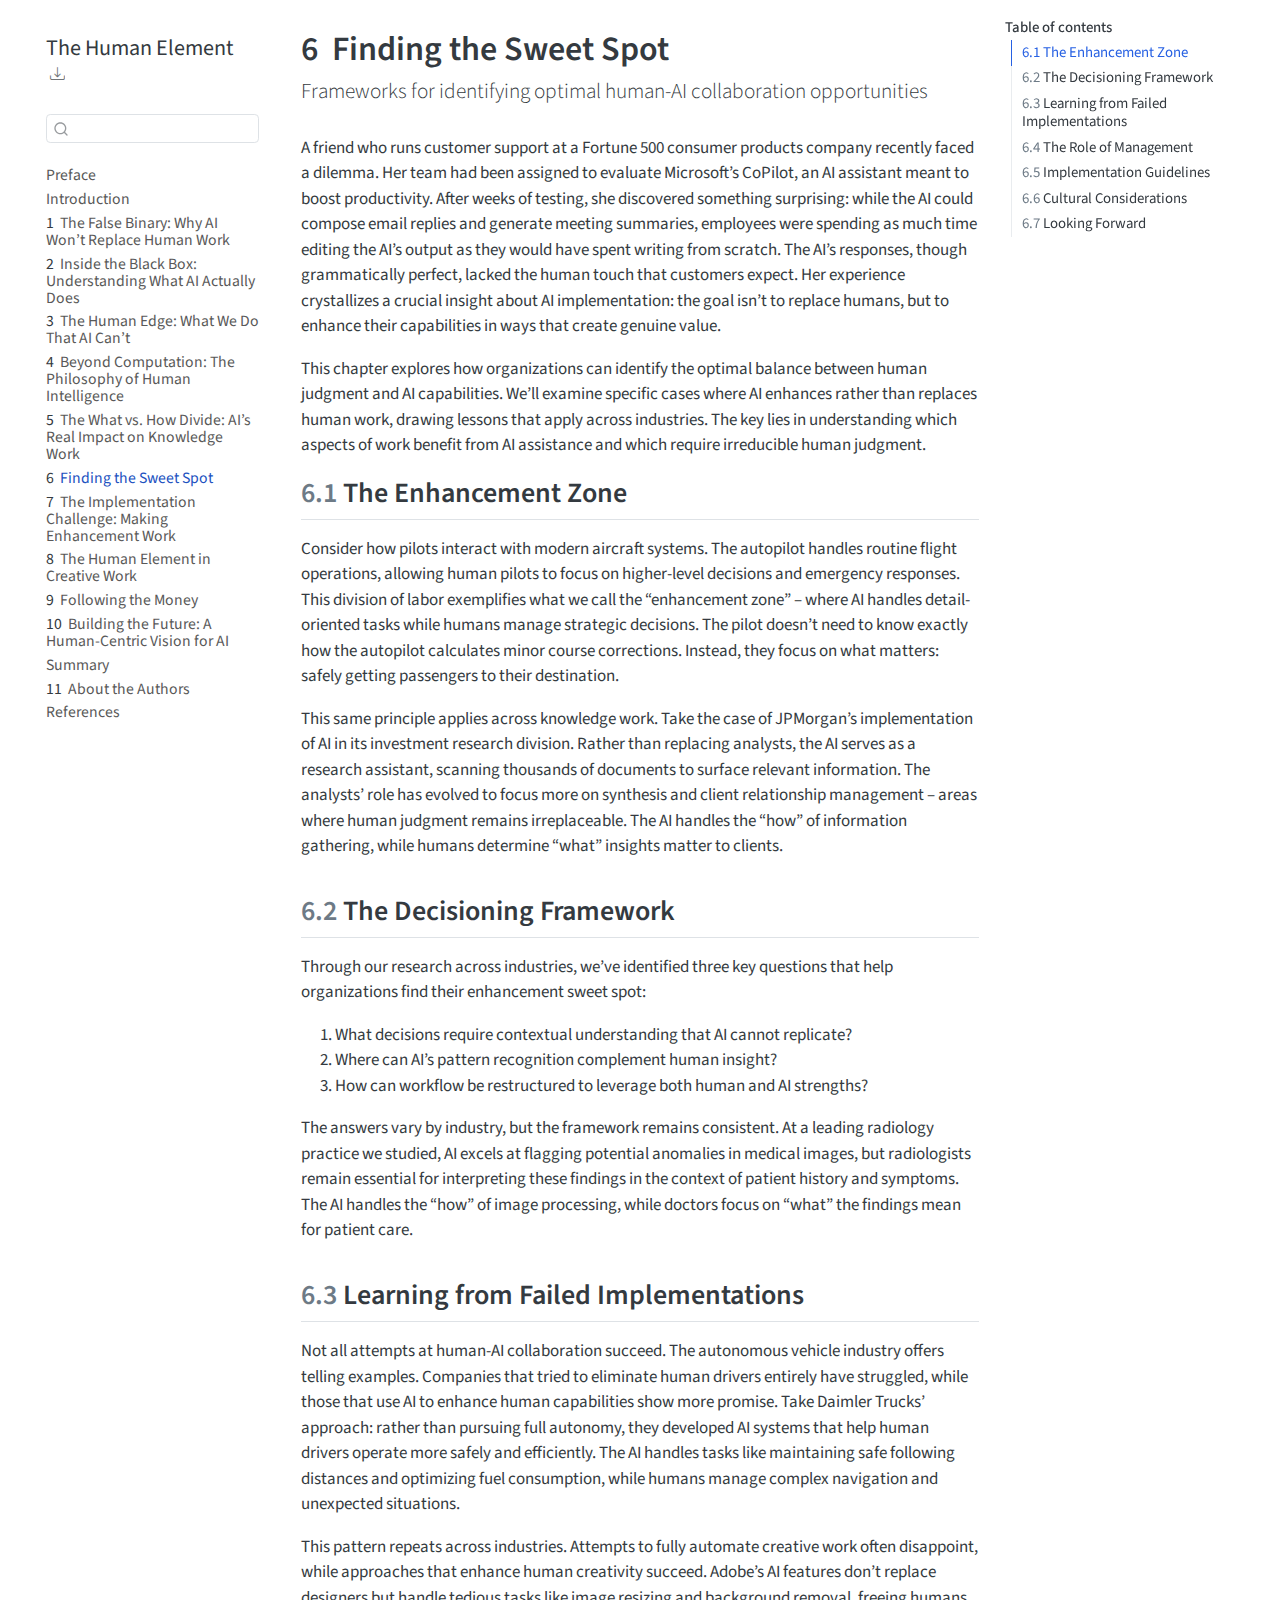
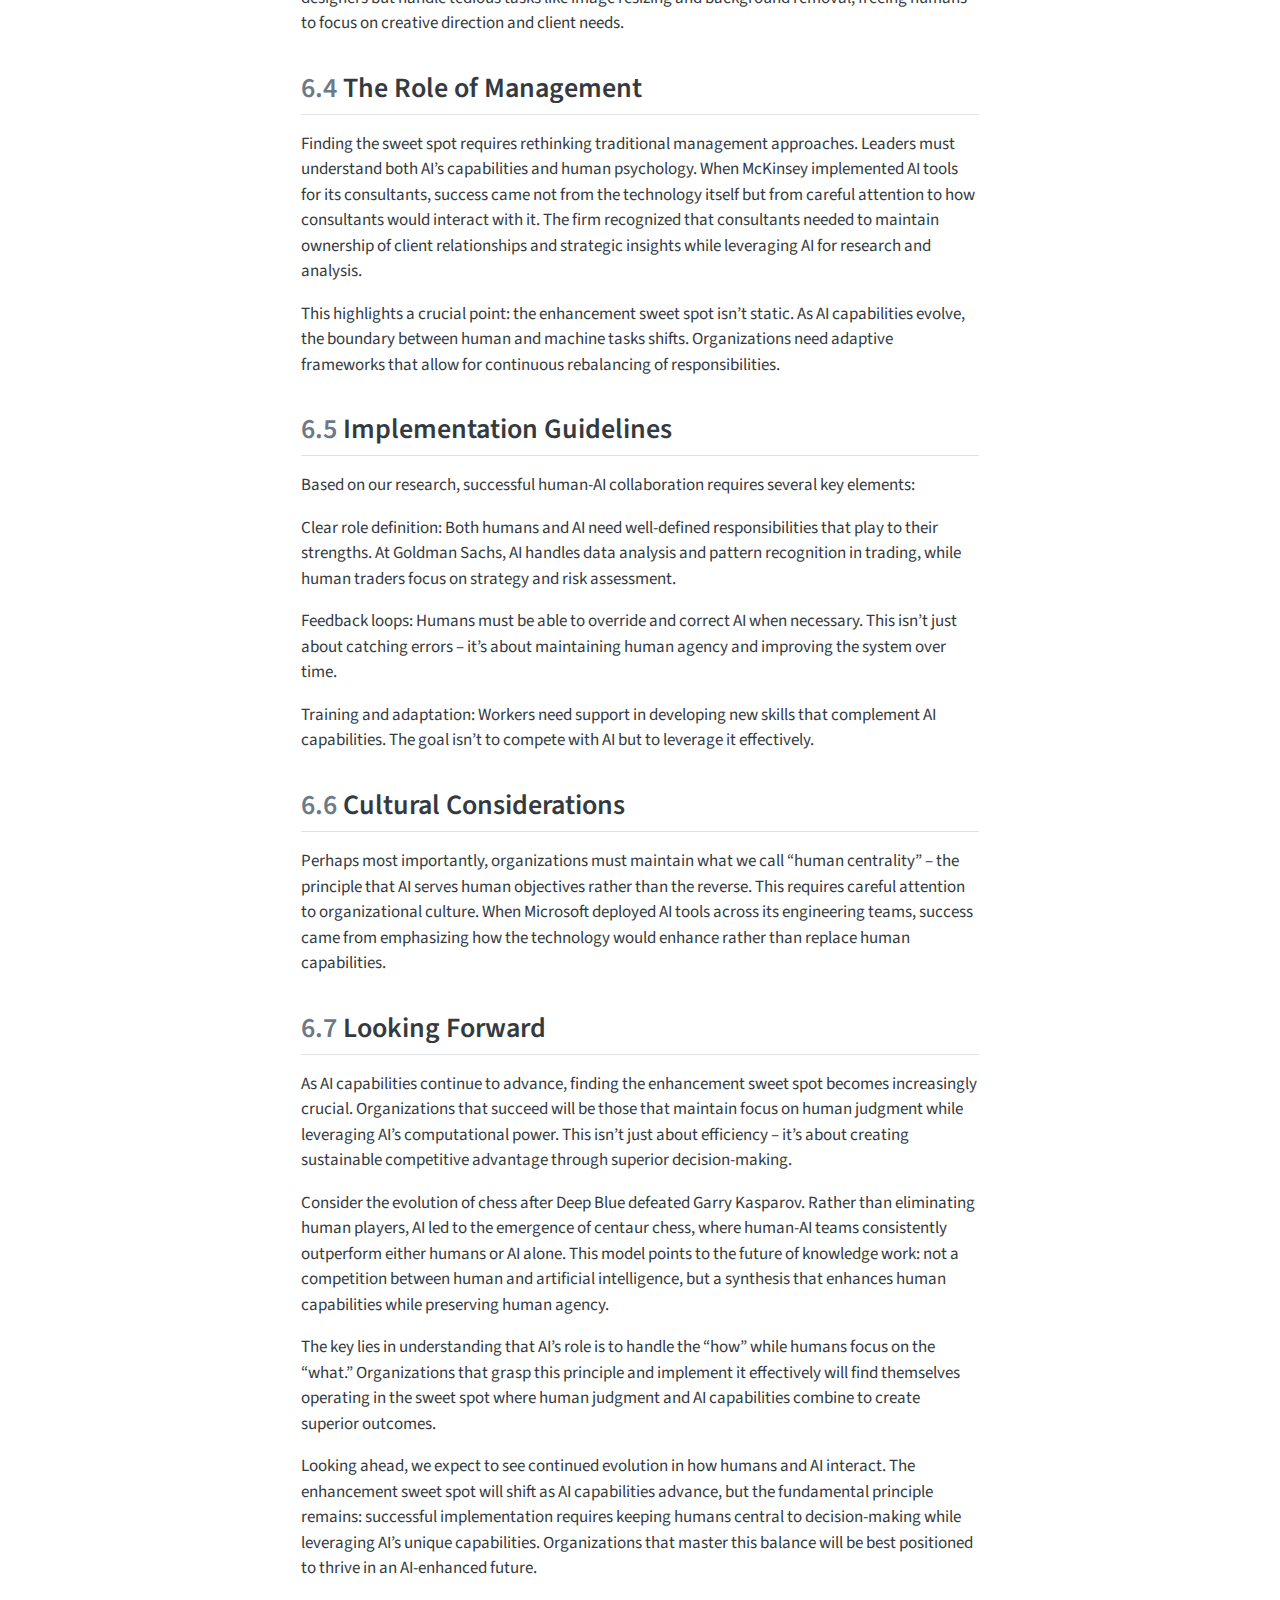
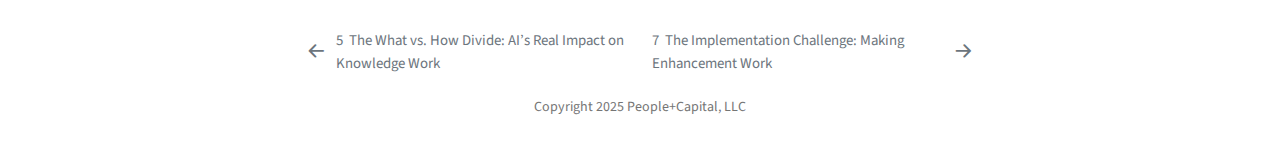
<file: docs/Ch06.html>
<!DOCTYPE html>
<html xmlns="http://www.w3.org/1999/xhtml" lang="en" xml:lang="en"><head>

<meta charset="utf-8">
<meta name="generator" content="quarto-1.6.39">

<meta name="viewport" content="width=device-width, initial-scale=1.0, user-scalable=yes">


<title>6&nbsp; Finding the Sweet Spot – The Human Element</title>
<style>
code{white-space: pre-wrap;}
span.smallcaps{font-variant: small-caps;}
div.columns{display: flex; gap: min(4vw, 1.5em);}
div.column{flex: auto; overflow-x: auto;}
div.hanging-indent{margin-left: 1.5em; text-indent: -1.5em;}
ul.task-list{list-style: none;}
ul.task-list li input[type="checkbox"] {
  width: 0.8em;
  margin: 0 0.8em 0.2em -1em; /* quarto-specific, see https://github.com/quarto-dev/quarto-cli/issues/4556 */ 
  vertical-align: middle;
}
/* CSS for citations */
div.csl-bib-body { }
div.csl-entry {
  clear: both;
  margin-bottom: 0em;
}
.hanging-indent div.csl-entry {
  margin-left:2em;
  text-indent:-2em;
}
div.csl-left-margin {
  min-width:2em;
  float:left;
}
div.csl-right-inline {
  margin-left:2em;
  padding-left:1em;
}
div.csl-indent {
  margin-left: 2em;
}</style>


<script src="site_libs/quarto-nav/quarto-nav.js"></script>
<script src="site_libs/quarto-nav/headroom.min.js"></script>
<script src="site_libs/clipboard/clipboard.min.js"></script>
<script src="site_libs/quarto-search/autocomplete.umd.js"></script>
<script src="site_libs/quarto-search/fuse.min.js"></script>
<script src="site_libs/quarto-search/quarto-search.js"></script>
<meta name="quarto:offset" content="./">
<link href="./Ch07.html" rel="next">
<link href="./Ch05.html" rel="prev">
<script src="site_libs/quarto-html/quarto.js"></script>
<script src="site_libs/quarto-html/popper.min.js"></script>
<script src="site_libs/quarto-html/tippy.umd.min.js"></script>
<script src="site_libs/quarto-html/anchor.min.js"></script>
<link href="site_libs/quarto-html/tippy.css" rel="stylesheet">
<link href="site_libs/quarto-html/quarto-syntax-highlighting-e26003cea8cd680ca0c55a263523d882.css" rel="stylesheet" id="quarto-text-highlighting-styles">
<script src="site_libs/bootstrap/bootstrap.min.js"></script>
<link href="site_libs/bootstrap/bootstrap-icons.css" rel="stylesheet">
<link href="site_libs/bootstrap/bootstrap-626149efe8f5d16e1d391ba177679bf0.min.css" rel="stylesheet" append-hash="true" id="quarto-bootstrap" data-mode="light">
<script id="quarto-search-options" type="application/json">{
  "location": "sidebar",
  "copy-button": false,
  "collapse-after": 3,
  "panel-placement": "start",
  "type": "textbox",
  "limit": 50,
  "keyboard-shortcut": [
    "f",
    "/",
    "s"
  ],
  "show-item-context": false,
  "language": {
    "search-no-results-text": "No results",
    "search-matching-documents-text": "matching documents",
    "search-copy-link-title": "Copy link to search",
    "search-hide-matches-text": "Hide additional matches",
    "search-more-match-text": "more match in this document",
    "search-more-matches-text": "more matches in this document",
    "search-clear-button-title": "Clear",
    "search-text-placeholder": "",
    "search-detached-cancel-button-title": "Cancel",
    "search-submit-button-title": "Submit",
    "search-label": "Search"
  }
}</script>


<link rel="stylesheet" href="_resources/css/normalize.css">
</head>

<body class="nav-sidebar floating">

<div id="quarto-search-results"></div>
  <header id="quarto-header" class="headroom fixed-top">
  <nav class="quarto-secondary-nav">
    <div class="container-fluid d-flex">
      <button type="button" class="quarto-btn-toggle btn" data-bs-toggle="collapse" role="button" data-bs-target=".quarto-sidebar-collapse-item" aria-controls="quarto-sidebar" aria-expanded="false" aria-label="Toggle sidebar navigation" onclick="if (window.quartoToggleHeadroom) { window.quartoToggleHeadroom(); }">
        <i class="bi bi-layout-text-sidebar-reverse"></i>
      </button>
        <nav class="quarto-page-breadcrumbs" aria-label="breadcrumb"><ol class="breadcrumb"><li class="breadcrumb-item"><a href="./Ch06.html"><span class="chapter-number">6</span>&nbsp; <span class="chapter-title">Finding the Sweet Spot</span></a></li></ol></nav>
        <a class="flex-grow-1" role="navigation" data-bs-toggle="collapse" data-bs-target=".quarto-sidebar-collapse-item" aria-controls="quarto-sidebar" aria-expanded="false" aria-label="Toggle sidebar navigation" onclick="if (window.quartoToggleHeadroom) { window.quartoToggleHeadroom(); }">      
        </a>
      <button type="button" class="btn quarto-search-button" aria-label="Search" onclick="window.quartoOpenSearch();">
        <i class="bi bi-search"></i>
      </button>
    </div>
  </nav>
</header>
<!-- content -->
<div id="quarto-content" class="quarto-container page-columns page-rows-contents page-layout-article">
<!-- sidebar -->
  <nav id="quarto-sidebar" class="sidebar collapse collapse-horizontal quarto-sidebar-collapse-item sidebar-navigation floating overflow-auto">
    <div class="pt-lg-2 mt-2 text-left sidebar-header">
    <div class="sidebar-title mb-0 py-0">
      <a href="./">The Human Element</a> 
        <div class="sidebar-tools-main">
    <div class="dropdown">
      <a href="" title="Download" id="quarto-navigation-tool-dropdown-0" class="quarto-navigation-tool dropdown-toggle px-1" data-bs-toggle="dropdown" aria-expanded="false" role="link" aria-label="Download"><i class="bi bi-download"></i></a>
      <ul class="dropdown-menu" aria-labelledby="quarto-navigation-tool-dropdown-0">
          <li>
            <a class="dropdown-item sidebar-tools-main-item" href="./The-Human-Element.pdf">
              <i class="bi bi-file-pdf pe-1"></i>
            Download PDF
            </a>
          </li>
          <li>
            <a class="dropdown-item sidebar-tools-main-item" href="./The-Human-Element.epub">
              <i class="bi bi-journal pe-1"></i>
            Download ePub
            </a>
          </li>
          <li>
            <a class="dropdown-item sidebar-tools-main-item" href="./The-Human-Element.docx">
              <i class="bi bi-file-word pe-1"></i>
            Download Docx
            </a>
          </li>
      </ul>
    </div>
</div>
    </div>
      </div>
        <div class="mt-2 flex-shrink-0 align-items-center">
        <div class="sidebar-search">
        <div id="quarto-search" class="" title="Search"></div>
        </div>
        </div>
    <div class="sidebar-menu-container"> 
    <ul class="list-unstyled mt-1">
        <li class="sidebar-item">
  <div class="sidebar-item-container"> 
  <a href="./index.html" class="sidebar-item-text sidebar-link">
 <span class="menu-text">Preface</span></a>
  </div>
</li>
        <li class="sidebar-item">
  <div class="sidebar-item-container"> 
  <a href="./intro.html" class="sidebar-item-text sidebar-link">
 <span class="menu-text">Introduction</span></a>
  </div>
</li>
        <li class="sidebar-item">
  <div class="sidebar-item-container"> 
  <a href="./Ch01.html" class="sidebar-item-text sidebar-link">
 <span class="menu-text"><span class="chapter-number">1</span>&nbsp; <span class="chapter-title">The False Binary: Why AI Won’t Replace Human Work</span></span></a>
  </div>
</li>
        <li class="sidebar-item">
  <div class="sidebar-item-container"> 
  <a href="./Ch02.html" class="sidebar-item-text sidebar-link">
 <span class="menu-text"><span class="chapter-number">2</span>&nbsp; <span class="chapter-title">Inside the Black Box: Understanding What AI Actually Does</span></span></a>
  </div>
</li>
        <li class="sidebar-item">
  <div class="sidebar-item-container"> 
  <a href="./Ch03.html" class="sidebar-item-text sidebar-link">
 <span class="menu-text"><span class="chapter-number">3</span>&nbsp; <span class="chapter-title">The Human Edge: What We Do That AI Can’t</span></span></a>
  </div>
</li>
        <li class="sidebar-item">
  <div class="sidebar-item-container"> 
  <a href="./Ch04.html" class="sidebar-item-text sidebar-link">
 <span class="menu-text"><span class="chapter-number">4</span>&nbsp; <span class="chapter-title">Beyond Computation: The Philosophy of Human Intelligence</span></span></a>
  </div>
</li>
        <li class="sidebar-item">
  <div class="sidebar-item-container"> 
  <a href="./Ch05.html" class="sidebar-item-text sidebar-link">
 <span class="menu-text"><span class="chapter-number">5</span>&nbsp; <span class="chapter-title">The What vs.&nbsp;How Divide: AI’s Real Impact on Knowledge Work</span></span></a>
  </div>
</li>
        <li class="sidebar-item">
  <div class="sidebar-item-container"> 
  <a href="./Ch06.html" class="sidebar-item-text sidebar-link active">
 <span class="menu-text"><span class="chapter-number">6</span>&nbsp; <span class="chapter-title">Finding the Sweet Spot</span></span></a>
  </div>
</li>
        <li class="sidebar-item">
  <div class="sidebar-item-container"> 
  <a href="./Ch07.html" class="sidebar-item-text sidebar-link">
 <span class="menu-text"><span class="chapter-number">7</span>&nbsp; <span class="chapter-title">The Implementation Challenge: Making Enhancement Work</span></span></a>
  </div>
</li>
        <li class="sidebar-item">
  <div class="sidebar-item-container"> 
  <a href="./Ch08.html" class="sidebar-item-text sidebar-link">
 <span class="menu-text"><span class="chapter-number">8</span>&nbsp; <span class="chapter-title">The Human Element in Creative Work</span></span></a>
  </div>
</li>
        <li class="sidebar-item">
  <div class="sidebar-item-container"> 
  <a href="./Ch09.html" class="sidebar-item-text sidebar-link">
 <span class="menu-text"><span class="chapter-number">9</span>&nbsp; <span class="chapter-title">Following the Money</span></span></a>
  </div>
</li>
        <li class="sidebar-item">
  <div class="sidebar-item-container"> 
  <a href="./Ch10.html" class="sidebar-item-text sidebar-link">
 <span class="menu-text"><span class="chapter-number">10</span>&nbsp; <span class="chapter-title">Building the Future: A Human-Centric Vision for AI</span></span></a>
  </div>
</li>
        <li class="sidebar-item">
  <div class="sidebar-item-container"> 
  <a href="./summary.html" class="sidebar-item-text sidebar-link">
 <span class="menu-text">Summary</span></a>
  </div>
</li>
        <li class="sidebar-item">
  <div class="sidebar-item-container"> 
  <a href="./about.html" class="sidebar-item-text sidebar-link">
 <span class="menu-text"><span class="chapter-number">11</span>&nbsp; <span class="chapter-title">About the Authors</span></span></a>
  </div>
</li>
        <li class="sidebar-item">
  <div class="sidebar-item-container"> 
  <a href="./references.html" class="sidebar-item-text sidebar-link">
 <span class="menu-text">References</span></a>
  </div>
</li>
    </ul>
    </div>
</nav>
<div id="quarto-sidebar-glass" class="quarto-sidebar-collapse-item" data-bs-toggle="collapse" data-bs-target=".quarto-sidebar-collapse-item"></div>
<!-- margin-sidebar -->
    <div id="quarto-margin-sidebar" class="sidebar margin-sidebar">
        <nav id="TOC" role="doc-toc" class="toc-active">
    <h2 id="toc-title">Table of contents</h2>
   
  <ul>
  <li><a href="#the-enhancement-zone" id="toc-the-enhancement-zone" class="nav-link active" data-scroll-target="#the-enhancement-zone"><span class="header-section-number">6.1</span> The Enhancement Zone</a></li>
  <li><a href="#the-decisioning-framework" id="toc-the-decisioning-framework" class="nav-link" data-scroll-target="#the-decisioning-framework"><span class="header-section-number">6.2</span> The Decisioning Framework</a></li>
  <li><a href="#learning-from-failed-implementations" id="toc-learning-from-failed-implementations" class="nav-link" data-scroll-target="#learning-from-failed-implementations"><span class="header-section-number">6.3</span> Learning from Failed Implementations</a></li>
  <li><a href="#the-role-of-management" id="toc-the-role-of-management" class="nav-link" data-scroll-target="#the-role-of-management"><span class="header-section-number">6.4</span> The Role of Management</a></li>
  <li><a href="#implementation-guidelines" id="toc-implementation-guidelines" class="nav-link" data-scroll-target="#implementation-guidelines"><span class="header-section-number">6.5</span> Implementation Guidelines</a></li>
  <li><a href="#cultural-considerations" id="toc-cultural-considerations" class="nav-link" data-scroll-target="#cultural-considerations"><span class="header-section-number">6.6</span> Cultural Considerations</a></li>
  <li><a href="#looking-forward" id="toc-looking-forward" class="nav-link" data-scroll-target="#looking-forward"><span class="header-section-number">6.7</span> Looking Forward</a></li>
  </ul>
</nav>
    </div>
<!-- main -->
<main class="content" id="quarto-document-content">

<header id="title-block-header" class="quarto-title-block default">
<div class="quarto-title">
<h1 class="title"><span class="chapter-number">6</span>&nbsp; <span class="chapter-title">Finding the Sweet Spot</span></h1>
<p class="subtitle lead">Frameworks for identifying optimal human-AI collaboration opportunities</p>
</div>



<div class="quarto-title-meta">

    
  
    
  </div>
  


</header>


<p>A friend who runs customer support at a Fortune 500 consumer products company recently faced a dilemma. Her team had been assigned to evaluate Microsoft’s CoPilot, an AI assistant meant to boost productivity. After weeks of testing, she discovered something surprising: while the AI could compose email replies and generate meeting summaries, employees were spending as much time editing the AI’s output as they would have spent writing from scratch. The AI’s responses, though grammatically perfect, lacked the human touch that customers expect. Her experience crystallizes a crucial insight about AI implementation: the goal isn’t to replace humans, but to enhance their capabilities in ways that create genuine value.</p>
<p>This chapter explores how organizations can identify the optimal balance between human judgment and AI capabilities. We’ll examine specific cases where AI enhances rather than replaces human work, drawing lessons that apply across industries. The key lies in understanding which aspects of work benefit from AI assistance and which require irreducible human judgment.</p>
<section id="the-enhancement-zone" class="level2" data-number="6.1">
<h2 data-number="6.1" class="anchored" data-anchor-id="the-enhancement-zone"><span class="header-section-number">6.1</span> The Enhancement Zone</h2>
<p>Consider how pilots interact with modern aircraft systems. The autopilot handles routine flight operations, allowing human pilots to focus on higher-level decisions and emergency responses. This division of labor exemplifies what we call the “enhancement zone” – where AI handles detail-oriented tasks while humans manage strategic decisions. The pilot doesn’t need to know exactly how the autopilot calculates minor course corrections. Instead, they focus on what matters: safely getting passengers to their destination.</p>
<p>This same principle applies across knowledge work. Take the case of JPMorgan’s implementation of AI in its investment research division. Rather than replacing analysts, the AI serves as a research assistant, scanning thousands of documents to surface relevant information. The analysts’ role has evolved to focus more on synthesis and client relationship management – areas where human judgment remains irreplaceable. The AI handles the “how” of information gathering, while humans determine “what” insights matter to clients.</p>
</section>
<section id="the-decisioning-framework" class="level2" data-number="6.2">
<h2 data-number="6.2" class="anchored" data-anchor-id="the-decisioning-framework"><span class="header-section-number">6.2</span> The Decisioning Framework</h2>
<p>Through our research across industries, we’ve identified three key questions that help organizations find their enhancement sweet spot:</p>
<ol type="1">
<li>What decisions require contextual understanding that AI cannot replicate?</li>
<li>Where can AI’s pattern recognition complement human insight?</li>
<li>How can workflow be restructured to leverage both human and AI strengths?</li>
</ol>
<p>The answers vary by industry, but the framework remains consistent. At a leading radiology practice we studied, AI excels at flagging potential anomalies in medical images, but radiologists remain essential for interpreting these findings in the context of patient history and symptoms. The AI handles the “how” of image processing, while doctors focus on “what” the findings mean for patient care.</p>
</section>
<section id="learning-from-failed-implementations" class="level2" data-number="6.3">
<h2 data-number="6.3" class="anchored" data-anchor-id="learning-from-failed-implementations"><span class="header-section-number">6.3</span> Learning from Failed Implementations</h2>
<p>Not all attempts at human-AI collaboration succeed. The autonomous vehicle industry offers telling examples. Companies that tried to eliminate human drivers entirely have struggled, while those that use AI to enhance human capabilities show more promise. Take Daimler Trucks’ approach: rather than pursuing full autonomy, they developed AI systems that help human drivers operate more safely and efficiently. The AI handles tasks like maintaining safe following distances and optimizing fuel consumption, while humans manage complex navigation and unexpected situations.</p>
<p>This pattern repeats across industries. Attempts to fully automate creative work often disappoint, while approaches that enhance human creativity succeed. Adobe’s AI features don’t replace designers but handle tedious tasks like image resizing and background removal, freeing humans to focus on creative direction and client needs.</p>
</section>
<section id="the-role-of-management" class="level2" data-number="6.4">
<h2 data-number="6.4" class="anchored" data-anchor-id="the-role-of-management"><span class="header-section-number">6.4</span> The Role of Management</h2>
<p>Finding the sweet spot requires rethinking traditional management approaches. Leaders must understand both AI’s capabilities and human psychology. When McKinsey implemented AI tools for its consultants, success came not from the technology itself but from careful attention to how consultants would interact with it. The firm recognized that consultants needed to maintain ownership of client relationships and strategic insights while leveraging AI for research and analysis.</p>
<p>This highlights a crucial point: the enhancement sweet spot isn’t static. As AI capabilities evolve, the boundary between human and machine tasks shifts. Organizations need adaptive frameworks that allow for continuous rebalancing of responsibilities.</p>
</section>
<section id="implementation-guidelines" class="level2" data-number="6.5">
<h2 data-number="6.5" class="anchored" data-anchor-id="implementation-guidelines"><span class="header-section-number">6.5</span> Implementation Guidelines</h2>
<p>Based on our research, successful human-AI collaboration requires several key elements:</p>
<p>Clear role definition: Both humans and AI need well-defined responsibilities that play to their strengths. At Goldman Sachs, AI handles data analysis and pattern recognition in trading, while human traders focus on strategy and risk assessment.</p>
<p>Feedback loops: Humans must be able to override and correct AI when necessary. This isn’t just about catching errors – it’s about maintaining human agency and improving the system over time.</p>
<p>Training and adaptation: Workers need support in developing new skills that complement AI capabilities. The goal isn’t to compete with AI but to leverage it effectively.</p>
</section>
<section id="cultural-considerations" class="level2" data-number="6.6">
<h2 data-number="6.6" class="anchored" data-anchor-id="cultural-considerations"><span class="header-section-number">6.6</span> Cultural Considerations</h2>
<p>Perhaps most importantly, organizations must maintain what we call “human centrality” – the principle that AI serves human objectives rather than the reverse. This requires careful attention to organizational culture. When Microsoft deployed AI tools across its engineering teams, success came from emphasizing how the technology would enhance rather than replace human capabilities.</p>
</section>
<section id="looking-forward" class="level2" data-number="6.7">
<h2 data-number="6.7" class="anchored" data-anchor-id="looking-forward"><span class="header-section-number">6.7</span> Looking Forward</h2>
<p>As AI capabilities continue to advance, finding the enhancement sweet spot becomes increasingly crucial. Organizations that succeed will be those that maintain focus on human judgment while leveraging AI’s computational power. This isn’t just about efficiency – it’s about creating sustainable competitive advantage through superior decision-making.</p>
<p>Consider the evolution of chess after Deep Blue defeated Garry Kasparov. Rather than eliminating human players, AI led to the emergence of centaur chess, where human-AI teams consistently outperform either humans or AI alone. This model points to the future of knowledge work: not a competition between human and artificial intelligence, but a synthesis that enhances human capabilities while preserving human agency.</p>
<p>The key lies in understanding that AI’s role is to handle the “how” while humans focus on the “what.” Organizations that grasp this principle and implement it effectively will find themselves operating in the sweet spot where human judgment and AI capabilities combine to create superior outcomes.</p>
<p>Looking ahead, we expect to see continued evolution in how humans and AI interact. The enhancement sweet spot will shift as AI capabilities advance, but the fundamental principle remains: successful implementation requires keeping humans central to decision-making while leveraging AI’s unique capabilities. Organizations that master this balance will be best positioned to thrive in an AI-enhanced future.</p>


<div id="refs" class="references csl-bib-body hanging-indent" data-entry-spacing="0" role="list" style="display: none">
<div id="ref-abdin_phi-3_2024" class="csl-entry" role="listitem">
Abdin, Marah, Sam Ade Jacobs, Ammar Ahmad Awan, Jyoti Aneja, Ahmed Awadallah, Hany Awadalla, Nguyen Bach, et al. 2024. <span>“Phi-3 <span>Technical</span> <span>Report</span>: <span>A</span> <span>Highly</span> <span>Capable</span> <span>Language</span> <span>Model</span> <span>Locally</span> on <span>Your</span> <span>Phone</span>.”</span> arXiv. <a href="http://arxiv.org/abs/2404.14219">http://arxiv.org/abs/2404.14219</a>.
</div>
<div id="ref-ai_yi_2024" class="csl-entry" role="listitem">
AI, 01, Alex Young, Bei Chen, Chao Li, Chengen Huang, Ge Zhang, Guanwei Zhang, et al. 2024. <span>“Yi: <span>Open</span> <span>Foundation</span> <span>Models</span> by 01.<span>AI</span>.”</span> arXiv. <a href="http://arxiv.org/abs/2403.04652">http://arxiv.org/abs/2403.04652</a>.
</div>
<div id="ref-alamdari_protein_2023" class="csl-entry" role="listitem">
Alamdari, Sarah, Nitya Thakkar, Rianne Van Den Berg, Alex Xijie Lu, Nicolo Fusi, Ava Pardis Amini, and Kevin K Yang. 2023. <span>“Protein Generation with Evolutionary Diffusion: Sequence Is All You Need.”</span> Preprint. Bioengineering. <a href="https://doi.org/10.1101/2023.09.11.556673">https://doi.org/10.1101/2023.09.11.556673</a>.
</div>
<div id="ref-bender_dangers_2021" class="csl-entry" role="listitem">
Bender, Emily M., Timnit Gebru, Angelina McMillan-Major, and Shmargaret Shmitchell. 2021. <span>“On the <span>Dangers</span> of <span>Stochastic</span> <span>Parrots</span>: <span>Can</span> <span>Language</span> <span>Models</span> <span>Be</span> <span>Too</span> <span>Big</span>? 🦜.”</span> In <em>Proceedings of the 2021 <span>ACM</span> <span>Conference</span> on <span>Fairness</span>, <span>Accountability</span>, and <span>Transparency</span></em>, 610–23. Virtual Event Canada: ACM. <a href="https://doi.org/10.1145/3442188.3445922">https://doi.org/10.1145/3442188.3445922</a>.
</div>
<div id="ref-berglund_reversal_2023" class="csl-entry" role="listitem">
Berglund, Lukas, Meg Tong, Max Kaufmann, Mikita Balesni, Asa Cooper Stickland, Tomasz Korbak, and Owain Evans. 2023. <span>“The <span>Reversal</span> <span>Curse</span>: <span>LLMs</span> Trained on "<span>A</span> Is <span>B</span>" Fail to Learn "<span>B</span> Is <span>A</span>".”</span> arXiv. <a href="http://arxiv.org/abs/2309.12288">http://arxiv.org/abs/2309.12288</a>.
</div>
<div id="ref-bsharat_principled_2023" class="csl-entry" role="listitem">
Bsharat, Sondos Mahmoud, Aidar Myrzakhan, and Zhiqiang Shen. 2023. <span>“Principled <span>Instructions</span> <span>Are</span> <span>All</span> <span>You</span> <span>Need</span> for <span>Questioning</span> <span>LLaMA</span>-1/2, <span>GPT</span>-3.5/4.”</span> arXiv. <a href="http://arxiv.org/abs/2312.16171">http://arxiv.org/abs/2312.16171</a>.
</div>
<div id="ref-burtch_consequences_2024" class="csl-entry" role="listitem">
Burtch, Gordon, Dokyun Lee, and Zhichen Chen. 2024. <span>“The Consequences of Generative <span>AI</span> for Online Knowledge Communities.”</span> <em>Scientific Reports</em> 14 (1): 10413. <a href="https://doi.org/10.1038/s41598-024-61221-0">https://doi.org/10.1038/s41598-024-61221-0</a>.
</div>
<div id="ref-butlin_consciousness_2023" class="csl-entry" role="listitem">
Butlin, Patrick, Robert Long, Eric Elmoznino, Yoshua Bengio, Jonathan Birch, Axel Constant, George Deane, et al. 2023. <span>“Consciousness in <span>Artificial</span> <span>Intelligence</span>: <span>Insights</span> from the <span>Science</span> of <span>Consciousness</span>.”</span> <a href="https://doi.org/10.48550/ARXIV.2308.08708">https://doi.org/10.48550/ARXIV.2308.08708</a>.
</div>
<div id="ref-carlini_stealing_2024" class="csl-entry" role="listitem">
Carlini, Nicholas, Daniel Paleka, Krishnamurthy Dj Dvijotham, Thomas Steinke, Jonathan Hayase, A. Feder Cooper, Katherine Lee, et al. 2024. <span>“Stealing <span>Part</span> of a <span>Production</span> <span>Language</span> <span>Model</span>.”</span> arXiv. <a href="http://arxiv.org/abs/2403.06634">http://arxiv.org/abs/2403.06634</a>.
</div>
<div id="ref-chang_speak_2023" class="csl-entry" role="listitem">
Chang, Kent K., Mackenzie Cramer, Sandeep Soni, and David Bamman. 2023a. <span>“Speak, <span>Memory</span>: <span>An</span> <span>Archaeology</span> of <span>Books</span> <span>Known</span> to <span>ChatGPT</span>/<span>GPT</span>-4.”</span> <a href="https://doi.org/10.48550/ARXIV.2305.00118">https://doi.org/10.48550/ARXIV.2305.00118</a>.
</div>
<div id="ref-chang_speak_2023-1" class="csl-entry" role="listitem">
———. 2023b. <span>“Speak, <span>Memory</span>: <span>An</span> <span>Archaeology</span> of <span>Books</span> <span>Known</span> to <span>ChatGPT</span>/<span>GPT</span>-4.”</span> arXiv. <a href="http://arxiv.org/abs/2305.00118">http://arxiv.org/abs/2305.00118</a>.
</div>
<div id="ref-de__fauw_clinically_2018" class="csl-entry" role="listitem">
De Fauw, Jeffrey, Joseph R. Ledsam, Bernardino Romera-Paredes, Stanislav Nikolov, Nenad Tomasev, Sam Blackwell, Harry Askham, et al. 2018. <span>“Clinically Applicable Deep Learning for Diagnosis and Referral in Retinal Disease.”</span> <em>Nature Medicine</em> 24 (9): 1342–50. <a href="https://doi.org/10.1038/s41591-018-0107-6">https://doi.org/10.1038/s41591-018-0107-6</a>.
</div>
<div id="ref-di_palma_evaluating_2023" class="csl-entry" role="listitem">
Di Palma, Dario, Giovanni Maria Biancofiore, Vito Walter Anelli, Fedelucio Narducci, Tommaso Di Noia, and Eugenio Di Sciascio. 2023. <span>“Evaluating <span>ChatGPT</span> as a <span>Recommender</span> <span>System</span>: <span>A</span> <span>Rigorous</span> <span>Approach</span>.”</span> arXiv. <a href="http://arxiv.org/abs/2309.03613">http://arxiv.org/abs/2309.03613</a>.
</div>
<div id="ref-dodge_documenting_2021" class="csl-entry" role="listitem">
Dodge, Jesse, Maarten Sap, Ana Marasović, William Agnew, Gabriel Ilharco, Dirk Groeneveld, Margaret Mitchell, and Matt Gardner. 2021. <span>“Documenting <span>Large</span> <span>Webtext</span> <span>Corpora</span>: <span>A</span> <span>Case</span> <span>Study</span> on the <span>Colossal</span> <span>Clean</span> <span>Crawled</span> <span>Corpus</span>.”</span> <a href="https://doi.org/10.48550/ARXIV.2104.08758">https://doi.org/10.48550/ARXIV.2104.08758</a>.
</div>
<div id="ref-dreyfus_why_2007" class="csl-entry" role="listitem">
Dreyfus, Hubert L. 2007. <span>“Why <span>Heideggerian</span> <span>AI</span> <span>Failed</span> and <span>How</span> <span>Fixing</span> It <span>Would</span> <span>Require</span> <span>Making</span> It <span>More</span> <span>Heideggerian</span>.”</span> <em>Philosophical Psychology</em> 20 (2): 247–68. <a href="https://doi.org/10.1080/09515080701239510">https://doi.org/10.1080/09515080701239510</a>.
</div>
<div id="ref-epoch_ai_data_2024" class="csl-entry" role="listitem">
Epoch AI. 2024. <span>“Data on <span>Large</span> <span>Language</span> <span>AI</span> <span>Models</span>.”</span> <a href="https://epochai.org/data/large-scale-ai-models">https://epochai.org/data/large-scale-ai-models</a>.
</div>
<div id="ref-erdil_explosive_2024" class="csl-entry" role="listitem">
Erdil, Ege, and Tamay Besiroglu. 2024. <span>“Explosive Growth from <span>AI</span> Automation: <span>A</span> Review of the Arguments.”</span> arXiv. <a href="http://arxiv.org/abs/2309.11690">http://arxiv.org/abs/2309.11690</a>.
</div>
<div id="ref-esteva_guide_2019" class="csl-entry" role="listitem">
Esteva, Andre, Alexandre Robicquet, Bharath Ramsundar, Volodymyr Kuleshov, Mark DePristo, Katherine Chou, Claire Cui, Greg Corrado, Sebastian Thrun, and Jeff Dean. 2019. <span>“A Guide to Deep Learning in Healthcare.”</span> <em>Nature Medicine</em> 25 (1): 24–29. <a href="https://doi.org/10.1038/s41591-018-0316-z">https://doi.org/10.1038/s41591-018-0316-z</a>.
</div>
<div id="ref-feng_pretraining_2023" class="csl-entry" role="listitem">
Feng, Shangbin, Chan Young Park, Yuhan Liu, and Yulia Tsvetkov. 2023. <span>“From <span>Pretraining</span> <span>Data</span> to <span>Language</span> <span>Models</span> to <span>Downstream</span> <span>Tasks</span>: <span>Tracking</span> the <span>Trails</span> of <span>Political</span> <span>Biases</span> <span>Leading</span> to <span>Unfair</span> <span>NLP</span> <span>Models</span>.”</span> <a href="https://doi.org/10.48550/ARXIV.2305.08283">https://doi.org/10.48550/ARXIV.2305.08283</a>.
</div>
<div id="ref-goh_large_2024" class="csl-entry" role="listitem">
Goh, Ethan, Robert Gallo, Jason Hom, Eric Strong, Yingjie Weng, Hannah Kerman, Joséphine A. Cool, et al. 2024. <span>“Large <span>Language</span> <span>Model</span> <span>Influence</span> on <span>Diagnostic</span> <span>Reasoning</span>: <span>A</span> <span>Randomized</span> <span>Clinical</span> <span>Trial</span>.”</span> <em>JAMA Network Open</em> 7 (10): e2440969. <a href="https://doi.org/10.1001/jamanetworkopen.2024.40969">https://doi.org/10.1001/jamanetworkopen.2024.40969</a>.
</div>
<div id="ref-grossmann_ai_2023" class="csl-entry" role="listitem">
Grossmann, Igor, Matthew Feinberg, Dawn C. Parker, Nicholas A. Christakis, Philip E. Tetlock, and William A. Cunningham. 2023. <span>“<span>AI</span> and the Transformation of Social Science Research.”</span> <em>Science</em> 380 (6650): 1108–9. <a href="https://doi.org/10.1126/science.adi1778">https://doi.org/10.1126/science.adi1778</a>.
</div>
<div id="ref-gupta_calm_2023" class="csl-entry" role="listitem">
Gupta, Vipul, Pranav Narayanan Venkit, Hugo Laurençon, Shomir Wilson, and Rebecca J. Passonneau. 2023. <span>“<span>CALM</span> : <span>A</span> <span>Multi</span>-Task <span>Benchmark</span> for <span>Comprehensive</span> <span>Assessment</span> of <span>Language</span> <span>Model</span> <span>Bias</span>.”</span> arXiv. <a href="http://arxiv.org/abs/2308.12539">http://arxiv.org/abs/2308.12539</a>.
</div>
<div id="ref-he_foundation_2024" class="csl-entry" role="listitem">
He, Yuting, Fuxiang Huang, Xinrui Jiang, Yuxiang Nie, Minghao Wang, Jiguang Wang, and Hao Chen. 2024. <span>“Foundation <span>Model</span> for <span>Advancing</span> <span>Healthcare</span>: <span>Challenges</span>, <span>Opportunities</span>, and <span>Future</span> <span>Directions</span>.”</span> arXiv. <a href="http://arxiv.org/abs/2404.03264">http://arxiv.org/abs/2404.03264</a>.
</div>
<div id="ref-hendy_how_2023" class="csl-entry" role="listitem">
Hendy, Amr, Mohamed Abdelrehim, Amr Sharaf, Vikas Raunak, Mohamed Gabr, Hitokazu Matsushita, Young Jin Kim, Mohamed Afify, and Hany Hassan Awadalla. 2023. <span>“How <span>Good</span> <span>Are</span> <span>GPT</span> <span>Models</span> at <span>Machine</span> <span>Translation</span>? <span>A</span> <span>Comprehensive</span> <span>Evaluation</span>.”</span> arXiv. <a href="http://arxiv.org/abs/2302.09210">http://arxiv.org/abs/2302.09210</a>.
</div>
<div id="ref-hicks_chatgpt_2024" class="csl-entry" role="listitem">
Hicks, Michael Townsen, James Humphries, and Joe Slater. 2024. <span>“<span>ChatGPT</span> Is Bullshit.”</span> <em>Ethics and Information Technology</em> 26 (2): 38. <a href="https://doi.org/10.1007/s10676-024-09775-5">https://doi.org/10.1007/s10676-024-09775-5</a>.
</div>
<div id="ref-hoffmann_training_2022" class="csl-entry" role="listitem">
Hoffmann, Jordan, Sebastian Borgeaud, Arthur Mensch, Elena Buchatskaya, Trevor Cai, Eliza Rutherford, Diego de Las Casas, et al. 2022. <span>“Training <span>Compute</span>-<span>Optimal</span> <span>Large</span> <span>Language</span> <span>Models</span>.”</span> arXiv. <a href="http://arxiv.org/abs/2203.15556">http://arxiv.org/abs/2203.15556</a>.
</div>
<div id="ref-hopkins_artificial_2023" class="csl-entry" role="listitem">
Hopkins, Ashley M, Jessica M Logan, Ganessan Kichenadasse, and Michael J Sorich. 2023. <span>“Artificial Intelligence Chatbots Will Revolutionize How Cancer Patients Access Information: <span>ChatGPT</span> Represents a Paradigm-Shift.”</span> <em>JNCI Cancer Spectrum</em> 7 (2): pkad010. <a href="https://doi.org/10.1093/jncics/pkad010">https://doi.org/10.1093/jncics/pkad010</a>.
</div>
<div id="ref-hristidis_chatgpt_2023" class="csl-entry" role="listitem">
Hristidis, Vagelis, Nicole Ruggiano, Ellen L Brown, Sai Rithesh Reddy Ganta, and Selena Stewart. 2023. <span>“<span>ChatGPT</span> Vs <span>Google</span> for <span>Queries</span> <span>Related</span> to <span>Dementia</span> and <span>Other</span> <span>Cognitive</span> <span>Decline</span>: <span>Comparison</span> of <span>Results</span>.”</span> <em>Journal of Medical Internet Research</em> 25 (July): e48966. <a href="https://doi.org/10.2196/48966">https://doi.org/10.2196/48966</a>.
</div>
<div id="ref-huang_propaganda_2013" class="csl-entry" role="listitem">
Huang, Haifeng, and Zhi Li. 2013. <span>“Propaganda and <span>Signaling</span>.”</span> <em>SSRN Electronic Journal</em>. <a href="https://doi.org/10.2139/ssrn.2325101">https://doi.org/10.2139/ssrn.2325101</a>.
</div>
<div id="ref-huang_crispr-gpt_2024" class="csl-entry" role="listitem">
Huang, Kaixuan, Yuanhao Qu, Henry Cousins, William A. Johnson, Di Yin, Mihir Shah, Denny Zhou, Russ Altman, Mengdi Wang, and Le Cong. 2024. <span>“<span>CRISPR</span>-<span>GPT</span>: <span>An</span> <span>LLM</span> <span>Agent</span> for <span>Automated</span> <span>Design</span> of <span>Gene</span>-<span>Editing</span> <span>Experiments</span>.”</span> arXiv. <a href="http://arxiv.org/abs/2404.18021">http://arxiv.org/abs/2404.18021</a>.
</div>
<div id="ref-jackson_exposure_2023" class="csl-entry" role="listitem">
Jackson, Joshua Conrad, Kai Chi Yam, Pok Man Tang, Chris G. Sibley, and Adam Waytz. 2023. <span>“Exposure to Automation Explains Religious Declines.”</span> <em>Proceedings of the National Academy of Sciences</em> 120 (34): e2304748120. <a href="https://doi.org/10.1073/pnas.2304748120">https://doi.org/10.1073/pnas.2304748120</a>.
</div>
<div id="ref-jin_darkbert_2023" class="csl-entry" role="listitem">
Jin, Youngjin, Eugene Jang, Jian Cui, Jin-Woo Chung, Yongjae Lee, and Seungwon Shin. 2023. <span>“<span>DarkBERT</span>: <span>A</span> <span>Language</span> <span>Model</span> for the <span>Dark</span> <span>Side</span> of the <span>Internet</span>.”</span> <a href="https://doi.org/10.48550/ARXIV.2305.08596">https://doi.org/10.48550/ARXIV.2305.08596</a>.
</div>
<div id="ref-jing_alphafold_2024" class="csl-entry" role="listitem">
Jing, Bowen, Bonnie Berger, and Tommi Jaakkola. 2024. <span>“<span>AlphaFold</span> <span>Meets</span> <span>Flow</span> <span>Matching</span> for <span>Generating</span> <span>Protein</span> <span>Ensembles</span>.”</span> arXiv. <a href="http://arxiv.org/abs/2402.04845">http://arxiv.org/abs/2402.04845</a>.
</div>
<div id="ref-kaddour_challenges_2023" class="csl-entry" role="listitem">
Kaddour, Jean, Joshua Harris, Maximilian Mozes, Herbie Bradley, Roberta Raileanu, and Robert McHardy. 2023. <span>“Challenges and <span>Applications</span> of <span>Large</span> <span>Language</span> <span>Models</span>.”</span> <a href="https://doi.org/10.48550/ARXIV.2307.10169">https://doi.org/10.48550/ARXIV.2307.10169</a>.
</div>
<div id="ref-kallini_mission_2024" class="csl-entry" role="listitem">
Kallini, Julie, Isabel Papadimitriou, Richard Futrell, Kyle Mahowald, and Christopher Potts. 2024. <span>“Mission: <span>Impossible</span> <span>Language</span> <span>Models</span>.”</span> arXiv. <a href="http://arxiv.org/abs/2401.06416">http://arxiv.org/abs/2401.06416</a>.
</div>
<div id="ref-kanjee_accuracy_2023" class="csl-entry" role="listitem">
Kanjee, Zahir, Byron Crowe, and Adam Rodman. 2023. <span>“Accuracy of a <span>Generative</span> <span>Artificial</span> <span>Intelligence</span> <span>Model</span> in a <span>Complex</span> <span>Diagnostic</span> <span>Challenge</span>.”</span> <em>JAMA</em> 330 (1): 78. <a href="https://doi.org/10.1001/jama.2023.8288">https://doi.org/10.1001/jama.2023.8288</a>.
</div>
<div id="ref-kaufman_acoustic_2023" class="csl-entry" role="listitem">
Kaufman, Jaycee M., Anirudh Thommandram, and Yan Fossat. 2023. <span>“Acoustic <span>Analysis</span> and <span>Prediction</span> of <span>Type</span> 2 <span>Diabetes</span> <span>Mellitus</span> <span>Using</span> <span>Smartphone</span>-<span>Recorded</span> <span>Voice</span> <span>Segments</span>.”</span> <em>Mayo Clinic Proceedings: Digital Health</em> 1 (4): 534–44. <a href="https://doi.org/10.1016/j.mcpdig.2023.08.005">https://doi.org/10.1016/j.mcpdig.2023.08.005</a>.
</div>
<div id="ref-killock_ai_2020" class="csl-entry" role="listitem">
Killock, David. 2020. <span>“<span>AI</span> Outperforms Radiologists in Mammographic Screening.”</span> <em>Nature Reviews Clinical Oncology</em> 17 (3): 134–34. <a href="https://doi.org/10.1038/s41571-020-0329-7">https://doi.org/10.1038/s41571-020-0329-7</a>.
</div>
<div id="ref-kim_health-llm_2024" class="csl-entry" role="listitem">
Kim, Yubin, Xuhai Xu, Daniel McDuff, Cynthia Breazeal, and Hae Won Park. 2024. <span>“Health-<span>LLM</span>: <span>Large</span> <span>Language</span> <span>Models</span> for <span>Health</span> <span>Prediction</span> via <span>Wearable</span> <span>Sensor</span> <span>Data</span>.”</span> arXiv. <a href="http://arxiv.org/abs/2401.06866">http://arxiv.org/abs/2401.06866</a>.
</div>
<div id="ref-kung_performance_2022" class="csl-entry" role="listitem">
Kung, Tiffany H., Morgan Cheatham, ChatGPT, Arielle Medenilla, Czarina Sillos, Lorie De Leon, Camille Elepaño, et al. 2022. <span>“Performance of <span>ChatGPT</span> on <span>USMLE</span>: <span>Potential</span> for <span>AI</span>-<span>Assisted</span> <span>Medical</span> <span>Education</span> <span>Using</span> <span>Large</span> <span>Language</span> <span>Models</span>.”</span> Preprint. Medical Education. <a href="https://doi.org/10.1101/2022.12.19.22283643">https://doi.org/10.1101/2022.12.19.22283643</a>.
</div>
<div id="ref-larson_myth_2021" class="csl-entry" role="listitem">
Larson, Erik J. 2021. <em>The Myth of Artificial Intelligence: Why Computers Can’t Think the Way We Do</em>. Cambridge, Massachusetts London, England: The Belknap Press of Harvard University Press.
</div>
<div id="ref-lee_deep_2017" class="csl-entry" role="listitem">
Lee, Cecilia S., Doug M. Baughman, and Aaron Y. Lee. 2017. <span>“Deep <span>Learning</span> <span>Is</span> <span>Effective</span> for <span>Classifying</span> <span>Normal</span> Versus <span>Age</span>-<span>Related</span> <span>Macular</span> <span>Degeneration</span> <span>OCT</span> <span>Images</span>.”</span> <em>Ophthalmology Retina</em> 1 (4): 322–27. <a href="https://doi.org/10.1016/j.oret.2016.12.009">https://doi.org/10.1016/j.oret.2016.12.009</a>.
</div>
<div id="ref-drazen_benefits_2023" class="csl-entry" role="listitem">
Lee, Peter, Sebastien Bubeck, and Joseph Petro. 2023. <span>“Benefits, <span>Limits</span>, and <span>Risks</span> of <span>GPT</span>-4 as an <span>AI</span> <span>Chatbot</span> for <span>Medicine</span>.”</span> Edited by Jeffrey M. Drazen, Isaac S. Kohane, and Tze-Yun Leong. <em>New England Journal of Medicine</em> 388 (13): 1233–39. <a href="https://doi.org/10.1056/NEJMsr2214184">https://doi.org/10.1056/NEJMsr2214184</a>.
</div>
<div id="ref-lee_ai_2023" class="csl-entry" role="listitem">
Lee, Peter, Carey Goldberg, and Isaac Kohane. 2023. <em>The <span>AI</span> Revolution in Medicine: <span>GPT</span>-4 and Beyond</em>. 1st ed. Hoboken: Pearson.
</div>
<div id="ref-leivada_dall-e_2022" class="csl-entry" role="listitem">
Leivada, Evelina, Elliot Murphy, and Gary Marcus. 2022. <span>“<span>DALL</span>-<span>E</span> 2 <span>Fails</span> to <span>Reliably</span> <span>Capture</span> <span>Common</span> <span>Syntactic</span> <span>Processes</span>.”</span> arXiv. <a href="http://arxiv.org/abs/2210.12889">http://arxiv.org/abs/2210.12889</a>.
</div>
<div id="ref-lenat_getting_2023" class="csl-entry" role="listitem">
Lenat, Doug, and Gary Marcus. 2023. <span>“Getting from <span>Generative</span> <span>AI</span> to <span>Trustworthy</span> <span>AI</span>: <span>What</span> <span>LLMs</span> Might Learn from <span>Cyc</span>.”</span> arXiv. <a href="http://arxiv.org/abs/2308.04445">http://arxiv.org/abs/2308.04445</a>.
</div>
<div id="ref-li_transformer-lite_2024" class="csl-entry" role="listitem">
Li, Luchang, Sheng Qian, Jie Lu, Lunxi Yuan, Rui Wang, and Qin Xie. 2024. <span>“Transformer-<span>Lite</span>: <span>High</span>-Efficiency <span>Deployment</span> of <span>Large</span> <span>Language</span> <span>Models</span> on <span>Mobile</span> <span>Phone</span> <span>GPUs</span>.”</span> arXiv. <a href="http://arxiv.org/abs/2403.20041">http://arxiv.org/abs/2403.20041</a>.
</div>
<div id="ref-liu_evaluating_2023" class="csl-entry" role="listitem">
Liu, Nelson F., Tianyi Zhang, and Percy Liang. 2023. <span>“Evaluating <span>Verifiability</span> in <span>Generative</span> <span>Search</span> <span>Engines</span>.”</span> arXiv. <a href="http://arxiv.org/abs/2304.09848">http://arxiv.org/abs/2304.09848</a>.
</div>
<div id="ref-liu_agentbench_2023" class="csl-entry" role="listitem">
Liu, Xiao, Hao Yu, Hanchen Zhang, Yifan Xu, Xuanyu Lei, Hanyu Lai, Yu Gu, et al. 2023. <span>“<span>AgentBench</span>: <span>Evaluating</span> <span>LLMs</span> as <span>Agents</span>.”</span> <a href="https://doi.org/10.48550/ARXIV.2308.03688">https://doi.org/10.48550/ARXIV.2308.03688</a>.
</div>
<div id="ref-liu_mobilellm_2024" class="csl-entry" role="listitem">
Liu, Zechun, Changsheng Zhao, Forrest Iandola, Chen Lai, Yuandong Tian, Igor Fedorov, Yunyang Xiong, et al. 2024. <span>“<span>MobileLLM</span>: <span>Optimizing</span> <span>Sub</span>-Billion <span>Parameter</span> <span>Language</span> <span>Models</span> for <span>On</span>-<span>Device</span> <span>Use</span> <span>Cases</span>.”</span> arXiv. <a href="http://arxiv.org/abs/2402.14905">http://arxiv.org/abs/2402.14905</a>.
</div>
<div id="ref-lu_ai_2024" class="csl-entry" role="listitem">
Lu, Chris, Cong Lu, Robert Tjarko Lange, Jakob Foerster, Jeff Clune, and David Ha. 2024. <span>“The <span>AI</span> <span>Scientist</span>: <span>Towards</span> <span>Fully</span> <span>Automated</span> <span>Open</span>-<span>Ended</span> <span>Scientific</span> <span>Discovery</span>.”</span> arXiv. <a href="http://arxiv.org/abs/2408.06292">http://arxiv.org/abs/2408.06292</a>.
</div>
<div id="ref-luo_biogpt_2022" class="csl-entry" role="listitem">
Luo, Renqian, Liai Sun, Yingce Xia, Tao Qin, Sheng Zhang, Hoifung Poon, and Tie-Yan Liu. 2022. <span>“<span>BioGPT</span>: Generative Pre-Trained Transformer for Biomedical Text Generation and Mining.”</span> <em>Briefings in Bioinformatics</em> 23 (6): bbac409. <a href="https://doi.org/10.1093/bib/bbac409">https://doi.org/10.1093/bib/bbac409</a>.
</div>
<div id="ref-lutsker_glucose_2024" class="csl-entry" role="listitem">
Lutsker, Guy, Gal Sapir, Anastasia Godneva, Smadar Shilo, Jerry R. Greenfield, Dorit Samocha-Bonet, Shie Mannor, et al. 2024. <span>“From <span>Glucose</span> <span>Patterns</span> to <span>Health</span> <span>Outcomes</span>: <span>A</span> <span>Generalizable</span> <span>Foundation</span> <span>Model</span> for <span>Continuous</span> <span>Glucose</span> <span>Monitor</span> <span>Data</span> <span>Analysis</span>.”</span> arXiv. <a href="http://arxiv.org/abs/2408.11876">http://arxiv.org/abs/2408.11876</a>.
</div>
<div id="ref-ma_lets_2023" class="csl-entry" role="listitem">
Ma, Xiao, Swaroop Mishra, Ahmad Beirami, Alex Beutel, and Jilin Chen. 2023. <span>“Let’s <span>Do</span> a <span>Thought</span> <span>Experiment</span>: <span>Using</span> <span>Counterfactuals</span> to <span>Improve</span> <span>Moral</span> <span>Reasoning</span>.”</span> <a href="https://doi.org/10.48550/ARXIV.2306.14308">https://doi.org/10.48550/ARXIV.2306.14308</a>.
</div>
<div id="ref-mahowald_dissociating_2023" class="csl-entry" role="listitem">
Mahowald, Kyle, Anna A. Ivanova, Idan A. Blank, Nancy Kanwisher, Joshua B. Tenenbaum, and Evelina Fedorenko. 2023. <span>“Dissociating Language and Thought in Large Language Models: A Cognitive Perspective.”</span> arXiv. <a href="http://arxiv.org/abs/2301.06627">http://arxiv.org/abs/2301.06627</a>.
</div>
<div id="ref-manathunga_aligning_2023" class="csl-entry" role="listitem">
Manathunga, Supun, and Isuru Hettigoda. 2023. <span>“Aligning <span>Large</span> <span>Language</span> <span>Models</span> for <span>Clinical</span> <span>Tasks</span>.”</span> arXiv. <a href="http://arxiv.org/abs/2309.02884">http://arxiv.org/abs/2309.02884</a>.
</div>
<div id="ref-mcduff_towards_2023" class="csl-entry" role="listitem">
McDuff, Daniel, Mike Schaekermann, Tao Tu, Anil Palepu, Amy Wang, Jake Garrison, Karan Singhal, et al. 2023. <span>“Towards <span>Accurate</span> <span>Differential</span> <span>Diagnosis</span> with <span>Large</span> <span>Language</span> <span>Models</span>.”</span> arXiv. <a href="http://arxiv.org/abs/2312.00164">http://arxiv.org/abs/2312.00164</a>.
</div>
<div id="ref-mesko_prompt_2023" class="csl-entry" role="listitem">
Meskó, Bertalan. 2023. <span>“Prompt <span>Engineering</span> as an <span>Important</span> <span>Emerging</span> <span>Skill</span> for <span>Medical</span> <span>Professionals</span>: <span>Tutorial</span>.”</span> <em>Journal of Medical Internet Research</em> 25 (October): e50638. <a href="https://doi.org/10.2196/50638">https://doi.org/10.2196/50638</a>.
</div>
<div id="ref-mesko_imperative_2023" class="csl-entry" role="listitem">
Meskó, Bertalan, and Eric J. Topol. 2023. <span>“The Imperative for Regulatory Oversight of Large Language Models (or Generative <span>AI</span>) in Healthcare.”</span> <em>Npj Digital Medicine</em> 6 (1): 120. <a href="https://doi.org/10.1038/s41746-023-00873-0">https://doi.org/10.1038/s41746-023-00873-0</a>.
</div>
<div id="ref-milliere_philosophical_2024" class="csl-entry" role="listitem">
Millière, Raphaël, and Cameron Buckner. 2024. <span>“A <span>Philosophical</span> <span>Introduction</span> to <span>Language</span> <span>Models</span> – <span>Part</span> <span>I</span>: <span>Continuity</span> <span>With</span> <span>Classic</span> <span>Debates</span>.”</span> arXiv. <a href="http://arxiv.org/abs/2401.03910">http://arxiv.org/abs/2401.03910</a>.
</div>
<div id="ref-narayanan_ai_2024" class="csl-entry" role="listitem">
Narayanan, Arvind, and Sayash Kapoor. 2024. <em><span>AI</span> Snake Oil: What Artificial Intelligence Can Do, What It Can’t, and How to Tell the Difference</em>. Princeton Oxford: Princeton University Press.
</div>
<div id="ref-nori_capabilities_2023" class="csl-entry" role="listitem">
Nori, Harsha, Nicholas King, Scott Mayer McKinney, Dean Carignan, and Eric Horvitz. 2023. <span>“Capabilities of <span>GPT</span>-4 on <span>Medical</span> <span>Challenge</span> <span>Problems</span>.”</span> <a href="https://doi.org/10.48550/ARXIV.2303.13375">https://doi.org/10.48550/ARXIV.2303.13375</a>.
</div>
<div id="ref-oh_organ_2023" class="csl-entry" role="listitem">
Oh, Hamilton Se-Hwee, Jarod Rutledge, Daniel Nachun, Róbert Pálovics, Olamide Abiose, Patricia Moran-Losada, Divya Channappa, et al. 2023. <span>“Organ Aging Signatures in the Plasma Proteome Track Health and Disease.”</span> <em>Nature</em> 624 (7990): 164–72. <a href="https://doi.org/10.1038/s41586-023-06802-1">https://doi.org/10.1038/s41586-023-06802-1</a>.
</div>
<div id="ref-oren_proving_2023" class="csl-entry" role="listitem">
Oren, Yonatan, Nicole Meister, Niladri Chatterji, Faisal Ladhak, and Tatsunori B. Hashimoto. 2023. <span>“Proving <span>Test</span> <span>Set</span> <span>Contamination</span> in <span>Black</span> <span>Box</span> <span>Language</span> <span>Models</span>.”</span> arXiv. <a href="http://arxiv.org/abs/2310.17623">http://arxiv.org/abs/2310.17623</a>.
</div>
<div id="ref-pei_deepfake_2024" class="csl-entry" role="listitem">
Pei, Gan, Jiangning Zhang, Menghan Hu, Guangtao Zhai, Chengjie Wang, Zhenyu Zhang, Jian Yang, Chunhua Shen, and Dacheng Tao. 2024. <span>“Deepfake <span>Generation</span> and <span>Detection</span>: <span>A</span> <span>Benchmark</span> and <span>Survey</span>.”</span> arXiv. <a href="http://arxiv.org/abs/2403.17881">http://arxiv.org/abs/2403.17881</a>.
</div>
<div id="ref-qian_merge_2023" class="csl-entry" role="listitem">
Qian, Cheng, Xinran Zhao, and Sherry Tongshuang Wu. 2023. <span>“"<span>Merge</span> <span>Conflicts</span>!" <span>Exploring</span> the <span>Impacts</span> of <span>External</span> <span>Distractors</span> to <span>Parametric</span> <span>Knowledge</span> <span>Graphs</span>.”</span> arXiv. <a href="http://arxiv.org/abs/2309.08594">http://arxiv.org/abs/2309.08594</a>.
</div>
<div id="ref-qiu_towards_2024" class="csl-entry" role="listitem">
Qiu, Pengcheng, Chaoyi Wu, Xiaoman Zhang, Weixiong Lin, Haicheng Wang, Ya Zhang, Yanfeng Wang, and Weidi Xie. 2024. <span>“Towards <span>Building</span> <span>Multilingual</span> <span>Language</span> <span>Model</span> for <span>Medicine</span>.”</span> arXiv. <a href="http://arxiv.org/abs/2402.13963">http://arxiv.org/abs/2402.13963</a>.
</div>
<div id="ref-raji_fallacy_2022" class="csl-entry" role="listitem">
Raji, Inioluwa Deborah, I. Elizabeth Kumar, Aaron Horowitz, and Andrew D. Selbst. 2022. <span>“The <span>Fallacy</span> of <span>AI</span> <span>Functionality</span>.”</span> In <em>2022 <span>ACM</span> <span>Conference</span> on <span>Fairness</span>, <span>Accountability</span>, and <span>Transparency</span></em>, 959–72. <a href="https://doi.org/10.1145/3531146.3533158">https://doi.org/10.1145/3531146.3533158</a>.
</div>
<div id="ref-rao_assessing_2023" class="csl-entry" role="listitem">
Rao, Arya, Michael Pang, John Kim, Meghana Kamineni, Winston Lie, Anoop K Prasad, Adam Landman, Keith Dreyer, and Marc D Succi. 2023. <span>“Assessing the <span>Utility</span> of <span>ChatGPT</span> <span>Throughout</span> the <span>Entire</span> <span>Clinical</span> <span>Workflow</span>: <span>Development</span> and <span>Usability</span> <span>Study</span>.”</span> <em>Journal of Medical Internet Research</em> 25 (August): e48659. <a href="https://doi.org/10.2196/48659">https://doi.org/10.2196/48659</a>.
</div>
<div id="ref-romera-paredes_mathematical_2024" class="csl-entry" role="listitem">
Romera-Paredes, Bernardino, Mohammadamin Barekatain, Alexander Novikov, Matej Balog, M. Pawan Kumar, Emilien Dupont, Francisco J. R. Ruiz, et al. 2024. <span>“Mathematical Discoveries from Program Search with Large Language Models.”</span> <em>Nature</em> 625 (7995): 468–75. <a href="https://doi.org/10.1038/s41586-023-06924-6">https://doi.org/10.1038/s41586-023-06924-6</a>.
</div>
<div id="ref-rottger_political_2024" class="csl-entry" role="listitem">
Röttger, Paul, Valentin Hofmann, Valentina Pyatkin, Musashi Hinck, Hannah Rose Kirk, Hinrich Schütze, and Dirk Hovy. 2024. <span>“Political <span>Compass</span> or <span>Spinning</span> <span>Arrow</span>? <span>Towards</span> <span>More</span> <span>Meaningful</span> <span>Evaluations</span> for <span>Values</span> and <span>Opinions</span> in <span>Large</span> <span>Language</span> <span>Models</span>.”</span> arXiv. <a href="http://arxiv.org/abs/2402.16786">http://arxiv.org/abs/2402.16786</a>.
</div>
<div id="ref-rozado_political_2023" class="csl-entry" role="listitem">
Rozado, David. 2023. <span>“The <span>Political</span> <span>Biases</span> of <span>ChatGPT</span>.”</span> <em>Social Sciences</em> 12 (3): 148. <a href="https://doi.org/10.3390/socsci12030148">https://doi.org/10.3390/socsci12030148</a>.
</div>
<div id="ref-rozado_political_2024" class="csl-entry" role="listitem">
———. 2024. <span>“The <span>Political</span> <span>Preferences</span> of <span>LLMs</span>.”</span> arXiv. <a href="http://arxiv.org/abs/2402.01789">http://arxiv.org/abs/2402.01789</a>.
</div>
<div id="ref-saab_capabilities_2024" class="csl-entry" role="listitem">
Saab, Khaled, Tao Tu, Wei-Hung Weng, Ryutaro Tanno, David Stutz, Ellery Wulczyn, Fan Zhang, et al. 2024. <span>“Capabilities of <span>Gemini</span> <span>Models</span> in <span>Medicine</span>.”</span> arXiv. <a href="http://arxiv.org/abs/2404.18416">http://arxiv.org/abs/2404.18416</a>.
</div>
<div id="ref-sastry_computing_2024" class="csl-entry" role="listitem">
Sastry, Girish, Lennart Heim, Haydn Belfield, Markus Anderljung, Miles Brundage, Julian Hazell, Cullen O’Keefe, et al. 2024. <span>“Computing <span>Power</span> and the <span>Governance</span> of <span>Artificial</span> <span>Intelligence</span>.”</span> arXiv. <a href="http://arxiv.org/abs/2402.08797">http://arxiv.org/abs/2402.08797</a>.
</div>
<div id="ref-shumailov_curse_2023" class="csl-entry" role="listitem">
Shumailov, Ilia, Zakhar Shumaylov, Yiren Zhao, Yarin Gal, Nicolas Papernot, and Ross Anderson. 2023. <span>“The <span>Curse</span> of <span>Recursion</span>: <span>Training</span> on <span>Generated</span> <span>Data</span> <span>Makes</span> <span>Models</span> <span>Forget</span>.”</span> arXiv. <a href="http://arxiv.org/abs/2305.17493">http://arxiv.org/abs/2305.17493</a>.
</div>
<div id="ref-singhal_large_2023" class="csl-entry" role="listitem">
Singhal, Karan, Shekoofeh Azizi, Tao Tu, S. Sara Mahdavi, Jason Wei, Hyung Won Chung, Nathan Scales, et al. 2023. <span>“Large Language Models Encode Clinical Knowledge.”</span> <em>Nature</em> 620 (7972): 172–80. <a href="https://doi.org/10.1038/s41586-023-06291-2">https://doi.org/10.1038/s41586-023-06291-2</a>.
</div>
<div id="ref-sun_artificial_2023" class="csl-entry" role="listitem">
Sun, Jie, Qun-Xi Dong, San-Wang Wang, Yong-Bo Zheng, Xiao-Xing Liu, Tang-Sheng Lu, Kai Yuan, et al. 2023. <span>“Artificial Intelligence in Psychiatry Research, Diagnosis, and Therapy.”</span> <em>Asian Journal of Psychiatry</em> 87 (September): 103705. <a href="https://doi.org/10.1016/j.ajp.2023.103705">https://doi.org/10.1016/j.ajp.2023.103705</a>.
</div>
<div id="ref-tian_spreadsheetllm_2024" class="csl-entry" role="listitem">
Tian, Yuzhang, Jianbo Zhao, Haoyu Dong, Junyu Xiong, Shiyu Xia, Mengyu Zhou, Yun Lin, et al. 2024. <span>“<span>SpreadsheetLLM</span>: <span>Encoding</span> <span>Spreadsheets</span> for <span>Large</span> <span>Language</span> <span>Models</span>.”</span> arXiv. <a href="http://arxiv.org/abs/2407.09025">http://arxiv.org/abs/2407.09025</a>.
</div>
<div id="ref-tu_towards_2024" class="csl-entry" role="listitem">
Tu, Tao, Anil Palepu, Mike Schaekermann, Khaled Saab, Jan Freyberg, Ryutaro Tanno, Amy Wang, et al. 2024. <span>“Towards <span>Conversational</span> <span>Diagnostic</span> <span>AI</span>.”</span> <a href="https://doi.org/10.48550/ARXIV.2401.05654">https://doi.org/10.48550/ARXIV.2401.05654</a>.
</div>
<div id="ref-udandarao_no_2024" class="csl-entry" role="listitem">
Udandarao, Vishaal, Ameya Prabhu, Adhiraj Ghosh, Yash Sharma, Philip H. S. Torr, Adel Bibi, Samuel Albanie, and Matthias Bethge. 2024. <span>“No "<span>Zero</span>-<span>Shot</span>" <span>Without</span> <span>Exponential</span> <span>Data</span>: <span>Pretraining</span> <span>Concept</span> <span>Frequency</span> <span>Determines</span> <span>Multimodal</span> <span>Model</span> <span>Performance</span>.”</span> arXiv. <a href="http://arxiv.org/abs/2404.04125">http://arxiv.org/abs/2404.04125</a>.
</div>
<div id="ref-villalobos_will_2022" class="csl-entry" role="listitem">
Villalobos, Pablo, Jaime Sevilla, Lennart Heim, Tamay Besiroglu, Marius Hobbhahn, and Anson Ho. 2022. <span>“Will We Run Out of Data? <span>An</span> Analysis of the Limits of Scaling Datasets in <span>Machine</span> <span>Learning</span>.”</span> arXiv. <a href="http://arxiv.org/abs/2211.04325">http://arxiv.org/abs/2211.04325</a>.
</div>
<div id="ref-wang_sam-octa_2023" class="csl-entry" role="listitem">
Wang, Chengliang, Xinrun Chen, Haojian Ning, and Shiying Li. 2023. <span>“<span>SAM</span>-<span>OCTA</span>: <span>A</span> <span>Fine</span>-<span>Tuning</span> <span>Strategy</span> for <span>Applying</span> <span>Foundation</span> <span>Model</span> to <span>OCTA</span> <span>Image</span> <span>Segmentation</span> <span>Tasks</span>.”</span> arXiv. <a href="http://arxiv.org/abs/2309.11758">http://arxiv.org/abs/2309.11758</a>.
</div>
<div id="ref-wei_chain--thought_2023" class="csl-entry" role="listitem">
Wei, Jason, Xuezhi Wang, Dale Schuurmans, Maarten Bosma, Brian Ichter, Fei Xia, Ed Chi, Quoc Le, and Denny Zhou. 2023. <span>“Chain-of-<span>Thought</span> <span>Prompting</span> <span>Elicits</span> <span>Reasoning</span> in <span>Large</span> <span>Language</span> <span>Models</span>.”</span> arXiv. <a href="http://arxiv.org/abs/2201.11903">http://arxiv.org/abs/2201.11903</a>.
</div>
<div id="ref-wei_long-form_2024" class="csl-entry" role="listitem">
Wei, Jerry, Chengrun Yang, Xinying Song, Yifeng Lu, Nathan Hu, Dustin Tran, Daiyi Peng, et al. 2024. <span>“Long-Form Factuality in Large Language Models.”</span> arXiv. <a href="http://arxiv.org/abs/2403.18802">http://arxiv.org/abs/2403.18802</a>.
</div>
<div id="ref-weiss_what_2024" class="csl-entry" role="listitem">
Weiss, Roy, Daniel Ayzenshteyn, Guy Amit, and Yisroel Mirsky. 2024. <span>“What <span>Was</span> <span>Your</span> <span>Prompt</span>? <span>A</span> <span>Remote</span> <span>Keylogging</span> <span>Attack</span> on <span>AI</span> <span>Assistants</span>.”</span> arXiv. <a href="http://arxiv.org/abs/2403.09751">http://arxiv.org/abs/2403.09751</a>.
</div>
<div id="ref-wendler_llamas_2024" class="csl-entry" role="listitem">
Wendler, Chris, Veniamin Veselovsky, Giovanni Monea, and Robert West. 2024. <span>“Do <span>Llamas</span> <span>Work</span> in <span>English</span>? <span>On</span> the <span>Latent</span> <span>Language</span> of <span>Multilingual</span> <span>Transformers</span>.”</span> arXiv. <a href="http://arxiv.org/abs/2402.10588">http://arxiv.org/abs/2402.10588</a>.
</div>
<div id="ref-wornow_shaky_2023" class="csl-entry" role="listitem">
Wornow, Michael, Yizhe Xu, Rahul Thapa, Birju Patel, Ethan Steinberg, Scott Fleming, Michael A. Pfeffer, Jason Fries, and Nigam H. Shah. 2023. <span>“The Shaky Foundations of Large Language Models and Foundation Models for Electronic Health Records.”</span> <em>Npj Digital Medicine</em> 6 (1): 135. <a href="https://doi.org/10.1038/s41746-023-00879-8">https://doi.org/10.1038/s41746-023-00879-8</a>.
</div>
<div id="ref-yiu_transmission_2023" class="csl-entry" role="listitem">
Yiu, Eunice, Eliza Kosoy, and Alison Gopnik. 2023. <span>“Transmission <span>Versus</span> <span>Truth</span>, <span>Imitation</span> <span>Versus</span> <span>Innovation</span>: <span>What</span> <span>Children</span> <span>Can</span> <span>Do</span> <span>That</span> <span>Large</span> <span>Language</span> and <span>Language</span>-and-<span>Vision</span> <span>Models</span> <span>Cannot</span> (<span>Yet</span>).”</span> <em>Perspectives on Psychological Science</em>, October, 17456916231201401. <a href="https://doi.org/10.1177/17456916231201401">https://doi.org/10.1177/17456916231201401</a>.
</div>
<div id="ref-yu_evaluating_2023" class="csl-entry" role="listitem">
Yu, Feiyang, Mark Endo, Rayan Krishnan, Ian Pan, Andy Tsai, Eduardo Pontes Reis, Eduardo Kaiser Ururahy Nunes Fonseca, et al. 2023. <span>“Evaluating Progress in Automatic Chest <span>X</span>-Ray Radiology Report Generation.”</span> <em>Patterns</em> 4 (9): 100802. <a href="https://doi.org/10.1016/j.patter.2023.100802">https://doi.org/10.1016/j.patter.2023.100802</a>.
</div>
<div id="ref-zaleski_comprehensiveness_2024" class="csl-entry" role="listitem">
Zaleski, Amanda L, Rachel Berkowsky, Kelly Jean Thomas Craig, and Linda S Pescatello. 2024. <span>“Comprehensiveness, <span>Accuracy</span>, and <span>Readability</span> of <span>Exercise</span> <span>Recommendations</span> <span>Provided</span> by an <span>AI</span>-<span>Based</span> <span>Chatbot</span>: <span>Mixed</span> <span>Methods</span> <span>Study</span>.”</span> <em>JMIR Medical Education</em> 10 (January): e51308. <a href="https://doi.org/10.2196/51308">https://doi.org/10.2196/51308</a>.
</div>
<div id="ref-zhao_foundation_2024" class="csl-entry" role="listitem">
Zhao, Theodore, Yu Gu, Jianwei Yang, Naoto Usuyama, Ho Hin Lee, Sid Kiblawi, Tristan Naumann, et al. 2024. <span>“A Foundation Model for Joint Segmentation, Detection and Recognition of Biomedical Objects Across Nine Modalities.”</span> <em>Nature Methods</em>, November. <a href="https://doi.org/10.1038/s41592-024-02499-w">https://doi.org/10.1038/s41592-024-02499-w</a>.
</div>
<div id="ref-zhao_clip_2023" class="csl-entry" role="listitem">
Zhao, Zihao, Yuxiao Liu, Han Wu, Yonghao Li, Sheng Wang, Lin Teng, Disheng Liu, et al. 2023. <span>“<span>CLIP</span> in <span>Medical</span> <span>Imaging</span>: <span>A</span> <span>Comprehensive</span> <span>Survey</span>.”</span> arXiv. <a href="http://arxiv.org/abs/2312.07353">http://arxiv.org/abs/2312.07353</a>.
</div>
<div id="ref-zheng_natural_2024" class="csl-entry" role="listitem">
Zheng, Huaixiu Steven, Swaroop Mishra, Hugh Zhang, Xinyun Chen, Minmin Chen, Azade Nova, Le Hou, et al. 2024. <span>“<span>NATURAL</span> <span>PLAN</span>: <span>Benchmarking</span> <span>LLMs</span> on <span>Natural</span> <span>Language</span> <span>Planning</span>.”</span> arXiv. <a href="http://arxiv.org/abs/2406.04520">http://arxiv.org/abs/2406.04520</a>.
</div>
<div id="ref-zhou_webarena_2023" class="csl-entry" role="listitem">
Zhou, Shuyan, Frank F. Xu, Hao Zhu, Xuhui Zhou, Robert Lo, Abishek Sridhar, Xianyi Cheng, et al. 2023. <span>“<span>WebArena</span>: <span>A</span> <span>Realistic</span> <span>Web</span> <span>Environment</span> for <span>Building</span> <span>Autonomous</span> <span>Agents</span>.”</span> arXiv. <a href="http://arxiv.org/abs/2307.13854">http://arxiv.org/abs/2307.13854</a>.
</div>
</div>
</section>

</main> <!-- /main -->
<script id="quarto-html-after-body" type="application/javascript">
window.document.addEventListener("DOMContentLoaded", function (event) {
  const toggleBodyColorMode = (bsSheetEl) => {
    const mode = bsSheetEl.getAttribute("data-mode");
    const bodyEl = window.document.querySelector("body");
    if (mode === "dark") {
      bodyEl.classList.add("quarto-dark");
      bodyEl.classList.remove("quarto-light");
    } else {
      bodyEl.classList.add("quarto-light");
      bodyEl.classList.remove("quarto-dark");
    }
  }
  const toggleBodyColorPrimary = () => {
    const bsSheetEl = window.document.querySelector("link#quarto-bootstrap");
    if (bsSheetEl) {
      toggleBodyColorMode(bsSheetEl);
    }
  }
  toggleBodyColorPrimary();  
  const icon = "";
  const anchorJS = new window.AnchorJS();
  anchorJS.options = {
    placement: 'right',
    icon: icon
  };
  anchorJS.add('.anchored');
  const isCodeAnnotation = (el) => {
    for (const clz of el.classList) {
      if (clz.startsWith('code-annotation-')) {                     
        return true;
      }
    }
    return false;
  }
  const onCopySuccess = function(e) {
    // button target
    const button = e.trigger;
    // don't keep focus
    button.blur();
    // flash "checked"
    button.classList.add('code-copy-button-checked');
    var currentTitle = button.getAttribute("title");
    button.setAttribute("title", "Copied!");
    let tooltip;
    if (window.bootstrap) {
      button.setAttribute("data-bs-toggle", "tooltip");
      button.setAttribute("data-bs-placement", "left");
      button.setAttribute("data-bs-title", "Copied!");
      tooltip = new bootstrap.Tooltip(button, 
        { trigger: "manual", 
          customClass: "code-copy-button-tooltip",
          offset: [0, -8]});
      tooltip.show();    
    }
    setTimeout(function() {
      if (tooltip) {
        tooltip.hide();
        button.removeAttribute("data-bs-title");
        button.removeAttribute("data-bs-toggle");
        button.removeAttribute("data-bs-placement");
      }
      button.setAttribute("title", currentTitle);
      button.classList.remove('code-copy-button-checked');
    }, 1000);
    // clear code selection
    e.clearSelection();
  }
  const getTextToCopy = function(trigger) {
      const codeEl = trigger.previousElementSibling.cloneNode(true);
      for (const childEl of codeEl.children) {
        if (isCodeAnnotation(childEl)) {
          childEl.remove();
        }
      }
      return codeEl.innerText;
  }
  const clipboard = new window.ClipboardJS('.code-copy-button:not([data-in-quarto-modal])', {
    text: getTextToCopy
  });
  clipboard.on('success', onCopySuccess);
  if (window.document.getElementById('quarto-embedded-source-code-modal')) {
    const clipboardModal = new window.ClipboardJS('.code-copy-button[data-in-quarto-modal]', {
      text: getTextToCopy,
      container: window.document.getElementById('quarto-embedded-source-code-modal')
    });
    clipboardModal.on('success', onCopySuccess);
  }
    var localhostRegex = new RegExp(/^(?:http|https):\/\/localhost\:?[0-9]*\//);
    var mailtoRegex = new RegExp(/^mailto:/);
      var filterRegex = new RegExp("https:\/\/opticareai\.github\.io\/eyes-on-health\/");
    var isInternal = (href) => {
        return filterRegex.test(href) || localhostRegex.test(href) || mailtoRegex.test(href);
    }
    // Inspect non-navigation links and adorn them if external
 	var links = window.document.querySelectorAll('a[href]:not(.nav-link):not(.navbar-brand):not(.toc-action):not(.sidebar-link):not(.sidebar-item-toggle):not(.pagination-link):not(.no-external):not([aria-hidden]):not(.dropdown-item):not(.quarto-navigation-tool):not(.about-link)');
    for (var i=0; i<links.length; i++) {
      const link = links[i];
      if (!isInternal(link.href)) {
        // undo the damage that might have been done by quarto-nav.js in the case of
        // links that we want to consider external
        if (link.dataset.originalHref !== undefined) {
          link.href = link.dataset.originalHref;
        }
          // target, if specified
          link.setAttribute("target", "_blank");
          if (link.getAttribute("rel") === null) {
            link.setAttribute("rel", "noopener");
          }
      }
    }
  function tippyHover(el, contentFn, onTriggerFn, onUntriggerFn) {
    const config = {
      allowHTML: true,
      maxWidth: 500,
      delay: 100,
      arrow: false,
      appendTo: function(el) {
          return el.parentElement;
      },
      interactive: true,
      interactiveBorder: 10,
      theme: 'quarto',
      placement: 'bottom-start',
    };
    if (contentFn) {
      config.content = contentFn;
    }
    if (onTriggerFn) {
      config.onTrigger = onTriggerFn;
    }
    if (onUntriggerFn) {
      config.onUntrigger = onUntriggerFn;
    }
    window.tippy(el, config); 
  }
  const noterefs = window.document.querySelectorAll('a[role="doc-noteref"]');
  for (var i=0; i<noterefs.length; i++) {
    const ref = noterefs[i];
    tippyHover(ref, function() {
      // use id or data attribute instead here
      let href = ref.getAttribute('data-footnote-href') || ref.getAttribute('href');
      try { href = new URL(href).hash; } catch {}
      const id = href.replace(/^#\/?/, "");
      const note = window.document.getElementById(id);
      if (note) {
        return note.innerHTML;
      } else {
        return "";
      }
    });
  }
  const xrefs = window.document.querySelectorAll('a.quarto-xref');
  const processXRef = (id, note) => {
    // Strip column container classes
    const stripColumnClz = (el) => {
      el.classList.remove("page-full", "page-columns");
      if (el.children) {
        for (const child of el.children) {
          stripColumnClz(child);
        }
      }
    }
    stripColumnClz(note)
    if (id === null || id.startsWith('sec-')) {
      // Special case sections, only their first couple elements
      const container = document.createElement("div");
      if (note.children && note.children.length > 2) {
        container.appendChild(note.children[0].cloneNode(true));
        for (let i = 1; i < note.children.length; i++) {
          const child = note.children[i];
          if (child.tagName === "P" && child.innerText === "") {
            continue;
          } else {
            container.appendChild(child.cloneNode(true));
            break;
          }
        }
        if (window.Quarto?.typesetMath) {
          window.Quarto.typesetMath(container);
        }
        return container.innerHTML
      } else {
        if (window.Quarto?.typesetMath) {
          window.Quarto.typesetMath(note);
        }
        return note.innerHTML;
      }
    } else {
      // Remove any anchor links if they are present
      const anchorLink = note.querySelector('a.anchorjs-link');
      if (anchorLink) {
        anchorLink.remove();
      }
      if (window.Quarto?.typesetMath) {
        window.Quarto.typesetMath(note);
      }
      if (note.classList.contains("callout")) {
        return note.outerHTML;
      } else {
        return note.innerHTML;
      }
    }
  }
  for (var i=0; i<xrefs.length; i++) {
    const xref = xrefs[i];
    tippyHover(xref, undefined, function(instance) {
      instance.disable();
      let url = xref.getAttribute('href');
      let hash = undefined; 
      if (url.startsWith('#')) {
        hash = url;
      } else {
        try { hash = new URL(url).hash; } catch {}
      }
      if (hash) {
        const id = hash.replace(/^#\/?/, "");
        const note = window.document.getElementById(id);
        if (note !== null) {
          try {
            const html = processXRef(id, note.cloneNode(true));
            instance.setContent(html);
          } finally {
            instance.enable();
            instance.show();
          }
        } else {
          // See if we can fetch this
          fetch(url.split('#')[0])
          .then(res => res.text())
          .then(html => {
            const parser = new DOMParser();
            const htmlDoc = parser.parseFromString(html, "text/html");
            const note = htmlDoc.getElementById(id);
            if (note !== null) {
              const html = processXRef(id, note);
              instance.setContent(html);
            } 
          }).finally(() => {
            instance.enable();
            instance.show();
          });
        }
      } else {
        // See if we can fetch a full url (with no hash to target)
        // This is a special case and we should probably do some content thinning / targeting
        fetch(url)
        .then(res => res.text())
        .then(html => {
          const parser = new DOMParser();
          const htmlDoc = parser.parseFromString(html, "text/html");
          const note = htmlDoc.querySelector('main.content');
          if (note !== null) {
            // This should only happen for chapter cross references
            // (since there is no id in the URL)
            // remove the first header
            if (note.children.length > 0 && note.children[0].tagName === "HEADER") {
              note.children[0].remove();
            }
            const html = processXRef(null, note);
            instance.setContent(html);
          } 
        }).finally(() => {
          instance.enable();
          instance.show();
        });
      }
    }, function(instance) {
    });
  }
      let selectedAnnoteEl;
      const selectorForAnnotation = ( cell, annotation) => {
        let cellAttr = 'data-code-cell="' + cell + '"';
        let lineAttr = 'data-code-annotation="' +  annotation + '"';
        const selector = 'span[' + cellAttr + '][' + lineAttr + ']';
        return selector;
      }
      const selectCodeLines = (annoteEl) => {
        const doc = window.document;
        const targetCell = annoteEl.getAttribute("data-target-cell");
        const targetAnnotation = annoteEl.getAttribute("data-target-annotation");
        const annoteSpan = window.document.querySelector(selectorForAnnotation(targetCell, targetAnnotation));
        const lines = annoteSpan.getAttribute("data-code-lines").split(",");
        const lineIds = lines.map((line) => {
          return targetCell + "-" + line;
        })
        let top = null;
        let height = null;
        let parent = null;
        if (lineIds.length > 0) {
            //compute the position of the single el (top and bottom and make a div)
            const el = window.document.getElementById(lineIds[0]);
            top = el.offsetTop;
            height = el.offsetHeight;
            parent = el.parentElement.parentElement;
          if (lineIds.length > 1) {
            const lastEl = window.document.getElementById(lineIds[lineIds.length - 1]);
            const bottom = lastEl.offsetTop + lastEl.offsetHeight;
            height = bottom - top;
          }
          if (top !== null && height !== null && parent !== null) {
            // cook up a div (if necessary) and position it 
            let div = window.document.getElementById("code-annotation-line-highlight");
            if (div === null) {
              div = window.document.createElement("div");
              div.setAttribute("id", "code-annotation-line-highlight");
              div.style.position = 'absolute';
              parent.appendChild(div);
            }
            div.style.top = top - 2 + "px";
            div.style.height = height + 4 + "px";
            div.style.left = 0;
            let gutterDiv = window.document.getElementById("code-annotation-line-highlight-gutter");
            if (gutterDiv === null) {
              gutterDiv = window.document.createElement("div");
              gutterDiv.setAttribute("id", "code-annotation-line-highlight-gutter");
              gutterDiv.style.position = 'absolute';
              const codeCell = window.document.getElementById(targetCell);
              const gutter = codeCell.querySelector('.code-annotation-gutter');
              gutter.appendChild(gutterDiv);
            }
            gutterDiv.style.top = top - 2 + "px";
            gutterDiv.style.height = height + 4 + "px";
          }
          selectedAnnoteEl = annoteEl;
        }
      };
      const unselectCodeLines = () => {
        const elementsIds = ["code-annotation-line-highlight", "code-annotation-line-highlight-gutter"];
        elementsIds.forEach((elId) => {
          const div = window.document.getElementById(elId);
          if (div) {
            div.remove();
          }
        });
        selectedAnnoteEl = undefined;
      };
        // Handle positioning of the toggle
    window.addEventListener(
      "resize",
      throttle(() => {
        elRect = undefined;
        if (selectedAnnoteEl) {
          selectCodeLines(selectedAnnoteEl);
        }
      }, 10)
    );
    function throttle(fn, ms) {
    let throttle = false;
    let timer;
      return (...args) => {
        if(!throttle) { // first call gets through
            fn.apply(this, args);
            throttle = true;
        } else { // all the others get throttled
            if(timer) clearTimeout(timer); // cancel #2
            timer = setTimeout(() => {
              fn.apply(this, args);
              timer = throttle = false;
            }, ms);
        }
      };
    }
      // Attach click handler to the DT
      const annoteDls = window.document.querySelectorAll('dt[data-target-cell]');
      for (const annoteDlNode of annoteDls) {
        annoteDlNode.addEventListener('click', (event) => {
          const clickedEl = event.target;
          if (clickedEl !== selectedAnnoteEl) {
            unselectCodeLines();
            const activeEl = window.document.querySelector('dt[data-target-cell].code-annotation-active');
            if (activeEl) {
              activeEl.classList.remove('code-annotation-active');
            }
            selectCodeLines(clickedEl);
            clickedEl.classList.add('code-annotation-active');
          } else {
            // Unselect the line
            unselectCodeLines();
            clickedEl.classList.remove('code-annotation-active');
          }
        });
      }
  const findCites = (el) => {
    const parentEl = el.parentElement;
    if (parentEl) {
      const cites = parentEl.dataset.cites;
      if (cites) {
        return {
          el,
          cites: cites.split(' ')
        };
      } else {
        return findCites(el.parentElement)
      }
    } else {
      return undefined;
    }
  };
  var bibliorefs = window.document.querySelectorAll('a[role="doc-biblioref"]');
  for (var i=0; i<bibliorefs.length; i++) {
    const ref = bibliorefs[i];
    const citeInfo = findCites(ref);
    if (citeInfo) {
      tippyHover(citeInfo.el, function() {
        var popup = window.document.createElement('div');
        citeInfo.cites.forEach(function(cite) {
          var citeDiv = window.document.createElement('div');
          citeDiv.classList.add('hanging-indent');
          citeDiv.classList.add('csl-entry');
          var biblioDiv = window.document.getElementById('ref-' + cite);
          if (biblioDiv) {
            citeDiv.innerHTML = biblioDiv.innerHTML;
          }
          popup.appendChild(citeDiv);
        });
        return popup.innerHTML;
      });
    }
  }
});
</script>
<nav class="page-navigation">
  <div class="nav-page nav-page-previous">
      <a href="./Ch05.html" class="pagination-link" aria-label="The What vs. How Divide: AI's Real Impact on Knowledge Work">
        <i class="bi bi-arrow-left-short"></i> <span class="nav-page-text"><span class="chapter-number">5</span>&nbsp; <span class="chapter-title">The What vs.&nbsp;How Divide: AI’s Real Impact on Knowledge Work</span></span>
      </a>          
  </div>
  <div class="nav-page nav-page-next">
      <a href="./Ch07.html" class="pagination-link" aria-label="The Implementation Challenge: Making Enhancement Work">
        <span class="nav-page-text"><span class="chapter-number">7</span>&nbsp; <span class="chapter-title">The Implementation Challenge: Making Enhancement Work</span></span> <i class="bi bi-arrow-right-short"></i>
      </a>
  </div>
</nav>
</div> <!-- /content -->
<footer class="footer">
  <div class="nav-footer">
    <div class="nav-footer-left">
      &nbsp;
    </div>   
    <div class="nav-footer-center">
<p>Copyright 2025 People+Capital, LLC</p>
</div>
    <div class="nav-footer-right">
      &nbsp;
    </div>
  </div>
</footer>




</body></html>
</file>
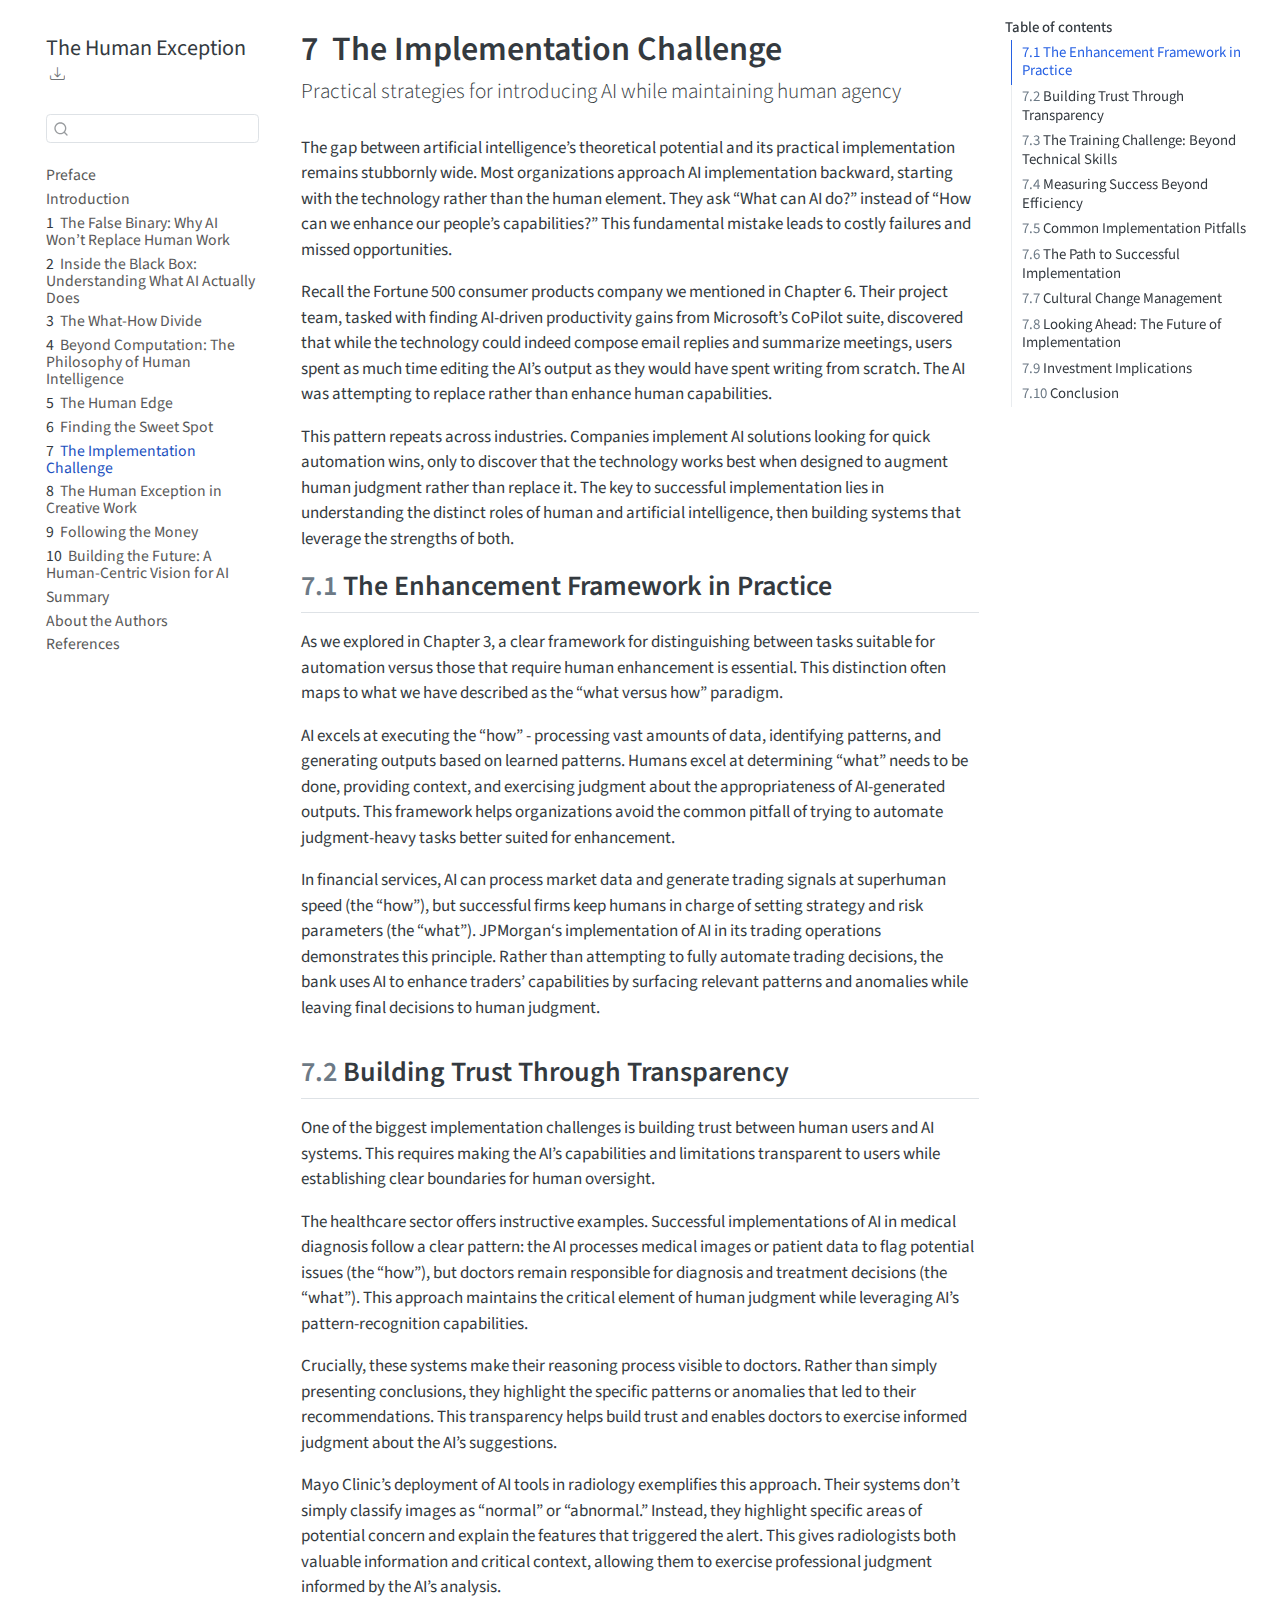
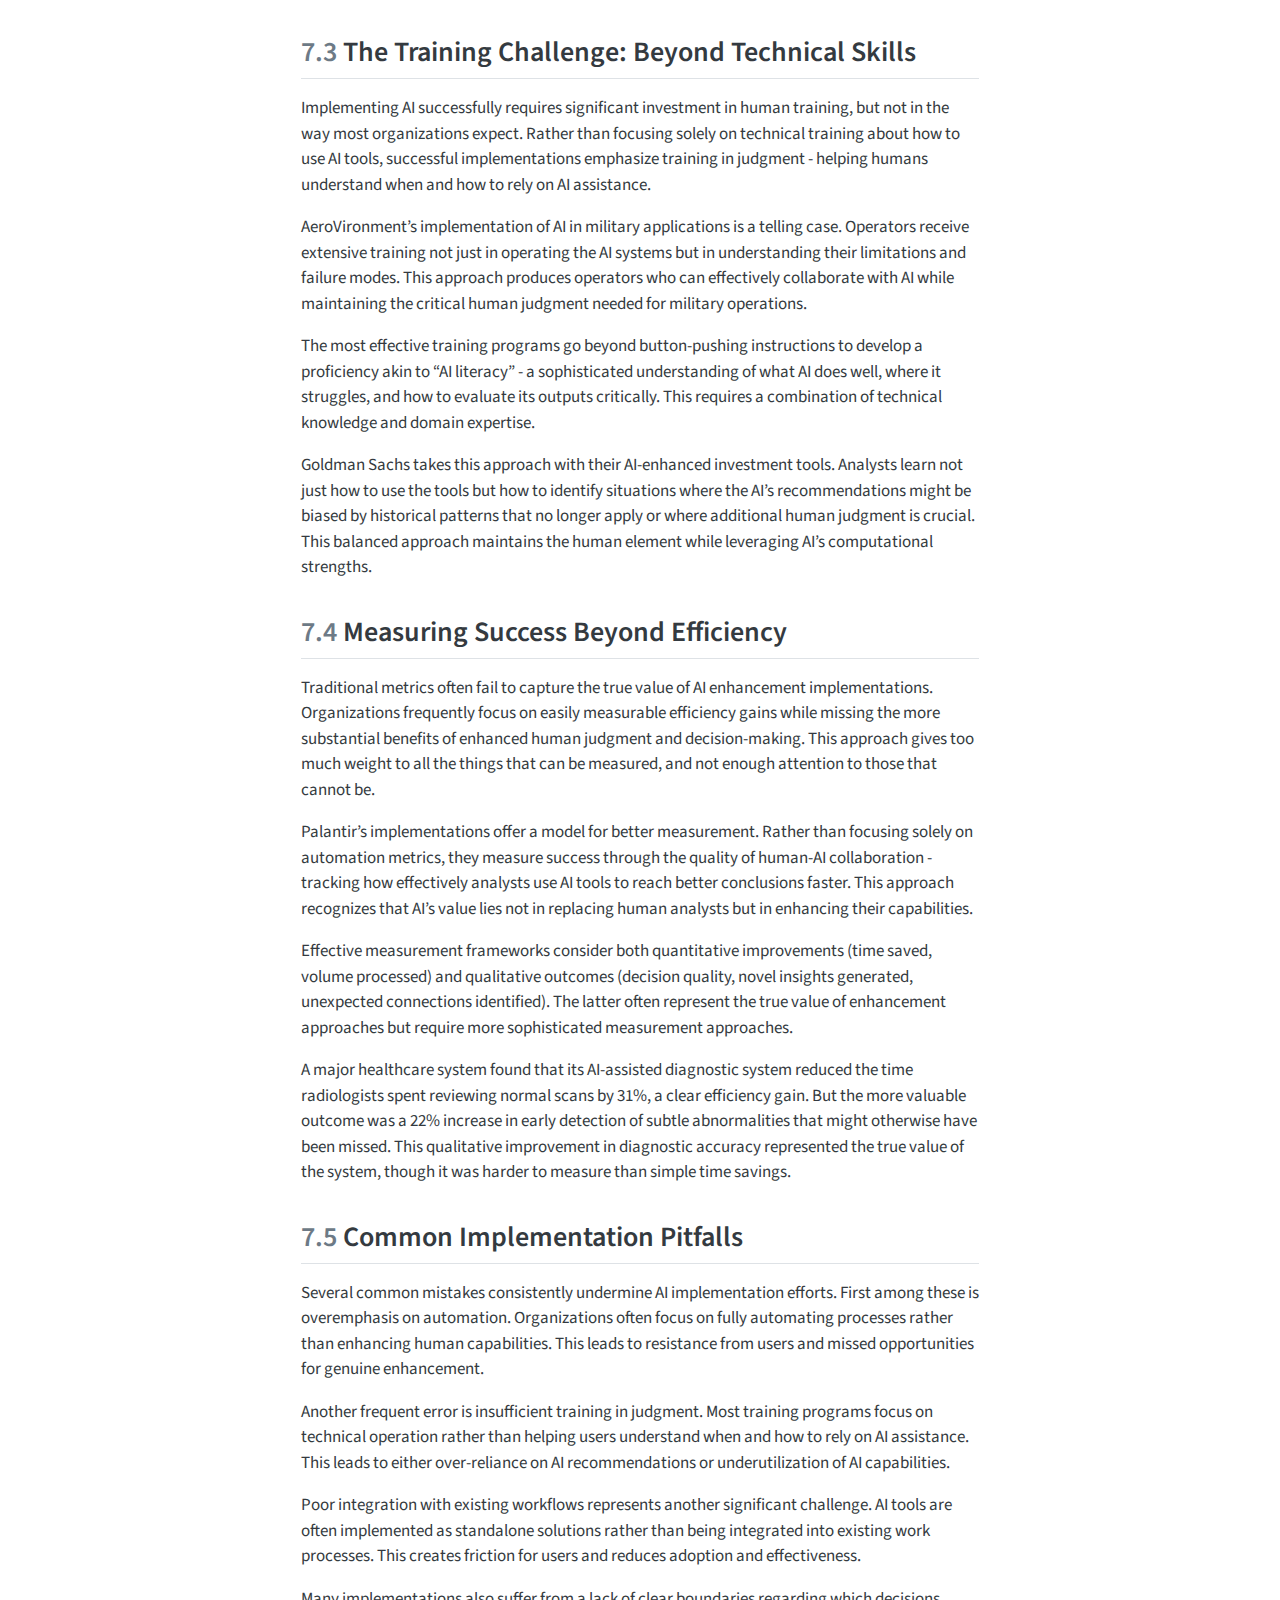
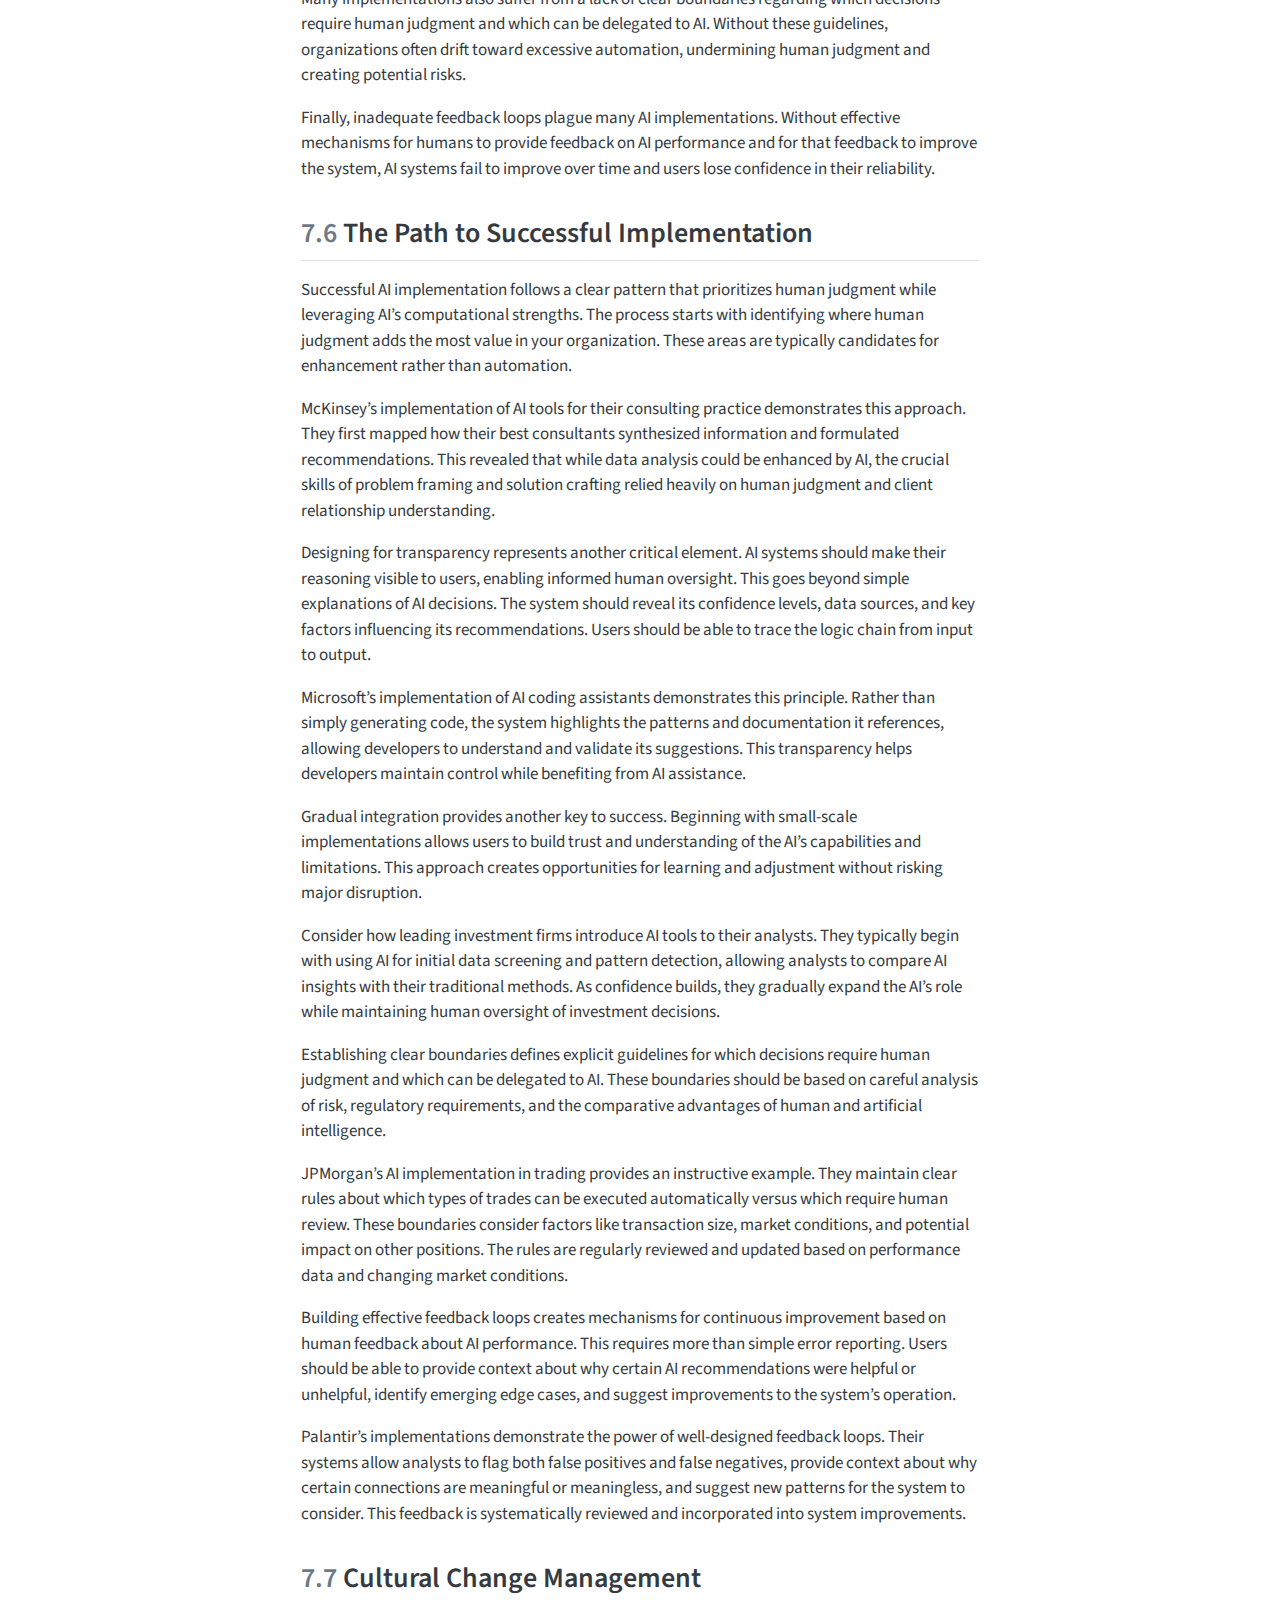
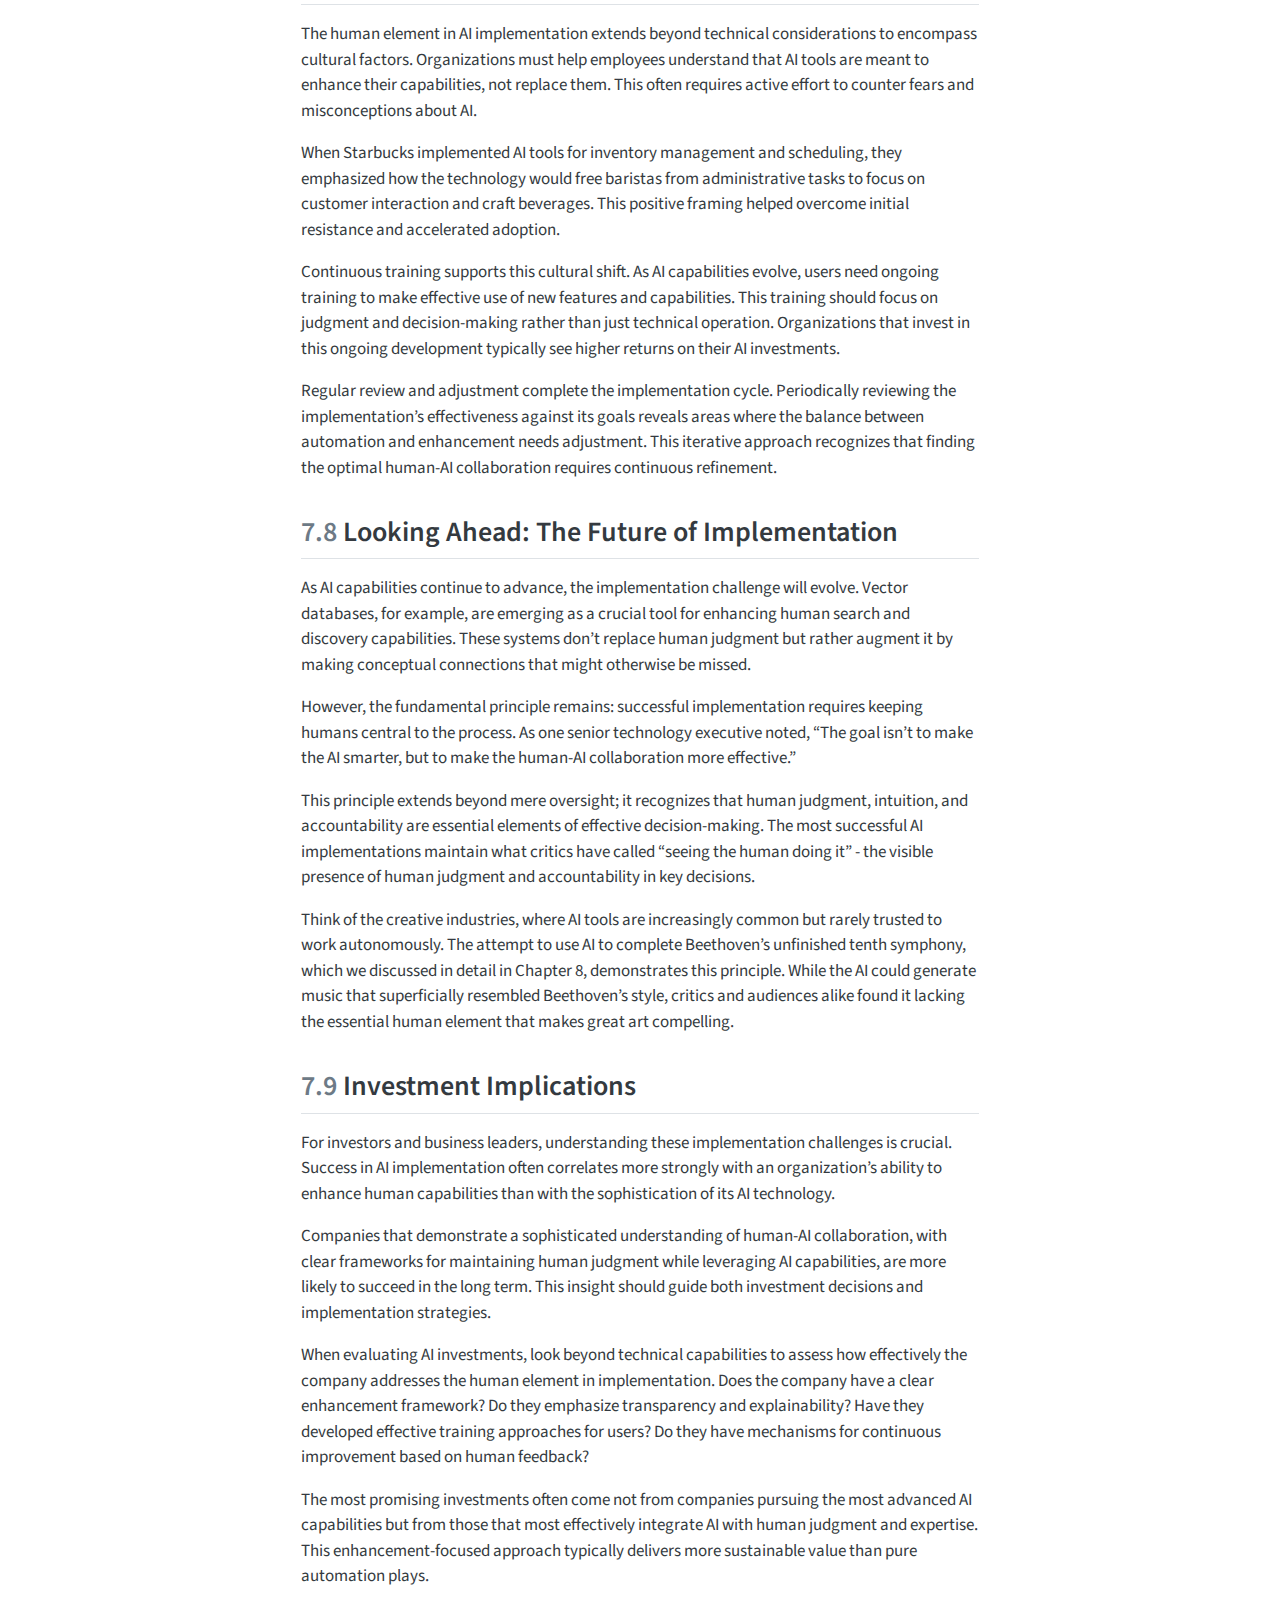
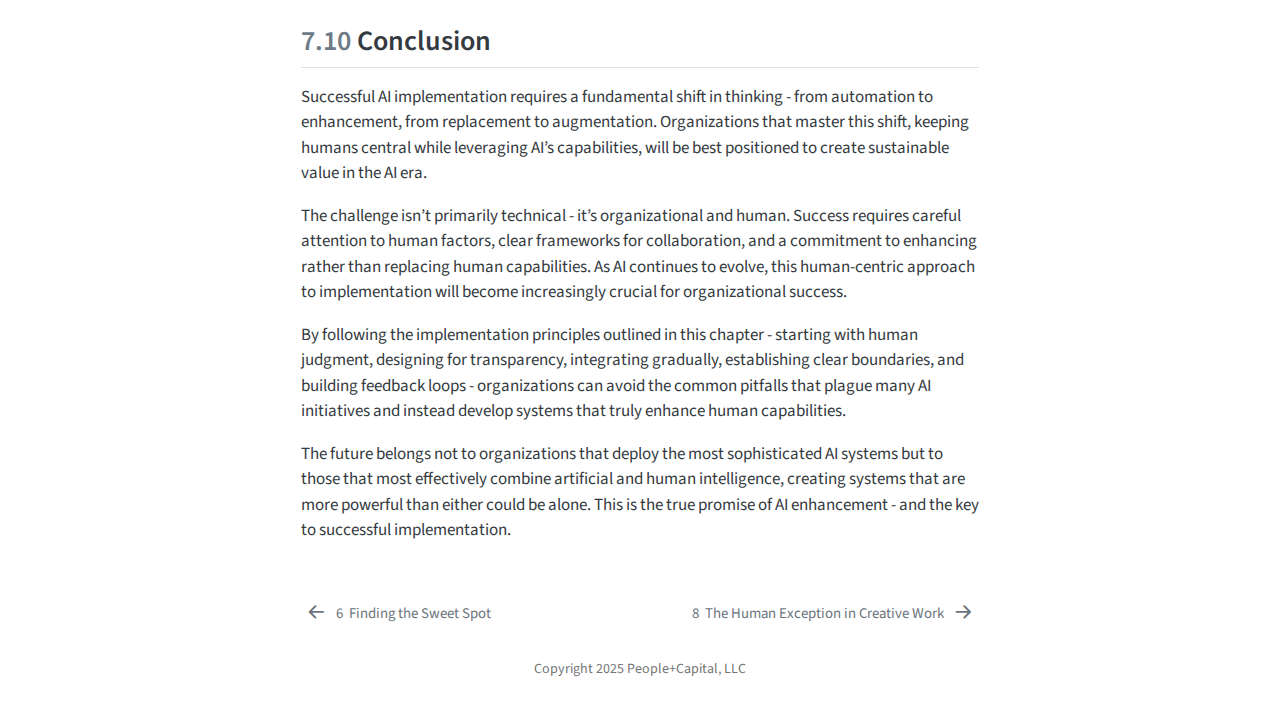
<file: docs/Ch07.html>
<!DOCTYPE html>
<html xmlns="http://www.w3.org/1999/xhtml" lang="en" xml:lang="en"><head>

<meta charset="utf-8">
<meta name="generator" content="quarto-1.6.39">

<meta name="viewport" content="width=device-width, initial-scale=1.0, user-scalable=yes">


<title>7&nbsp; The Implementation Challenge – The Human Exception</title>
<style>
code{white-space: pre-wrap;}
span.smallcaps{font-variant: small-caps;}
div.columns{display: flex; gap: min(4vw, 1.5em);}
div.column{flex: auto; overflow-x: auto;}
div.hanging-indent{margin-left: 1.5em; text-indent: -1.5em;}
ul.task-list{list-style: none;}
ul.task-list li input[type="checkbox"] {
  width: 0.8em;
  margin: 0 0.8em 0.2em -1em; /* quarto-specific, see https://github.com/quarto-dev/quarto-cli/issues/4556 */ 
  vertical-align: middle;
}
/* CSS for citations */
div.csl-bib-body { }
div.csl-entry {
  clear: both;
  margin-bottom: 0em;
}
.hanging-indent div.csl-entry {
  margin-left:2em;
  text-indent:-2em;
}
div.csl-left-margin {
  min-width:2em;
  float:left;
}
div.csl-right-inline {
  margin-left:2em;
  padding-left:1em;
}
div.csl-indent {
  margin-left: 2em;
}</style>


<script src="site_libs/quarto-nav/quarto-nav.js"></script>
<script src="site_libs/quarto-nav/headroom.min.js"></script>
<script src="site_libs/clipboard/clipboard.min.js"></script>
<script src="site_libs/quarto-search/autocomplete.umd.js"></script>
<script src="site_libs/quarto-search/fuse.min.js"></script>
<script src="site_libs/quarto-search/quarto-search.js"></script>
<meta name="quarto:offset" content="./">
<link href="./Ch08.html" rel="next">
<link href="./Ch06.html" rel="prev">
<script src="site_libs/quarto-html/quarto.js"></script>
<script src="site_libs/quarto-html/popper.min.js"></script>
<script src="site_libs/quarto-html/tippy.umd.min.js"></script>
<script src="site_libs/quarto-html/anchor.min.js"></script>
<link href="site_libs/quarto-html/tippy.css" rel="stylesheet">
<link href="site_libs/quarto-html/quarto-syntax-highlighting-e26003cea8cd680ca0c55a263523d882.css" rel="stylesheet" id="quarto-text-highlighting-styles">
<script src="site_libs/bootstrap/bootstrap.min.js"></script>
<link href="site_libs/bootstrap/bootstrap-icons.css" rel="stylesheet">
<link href="site_libs/bootstrap/bootstrap-626149efe8f5d16e1d391ba177679bf0.min.css" rel="stylesheet" append-hash="true" id="quarto-bootstrap" data-mode="light">
<script id="quarto-search-options" type="application/json">{
  "location": "sidebar",
  "copy-button": false,
  "collapse-after": 3,
  "panel-placement": "start",
  "type": "textbox",
  "limit": 50,
  "keyboard-shortcut": [
    "f",
    "/",
    "s"
  ],
  "show-item-context": false,
  "language": {
    "search-no-results-text": "No results",
    "search-matching-documents-text": "matching documents",
    "search-copy-link-title": "Copy link to search",
    "search-hide-matches-text": "Hide additional matches",
    "search-more-match-text": "more match in this document",
    "search-more-matches-text": "more matches in this document",
    "search-clear-button-title": "Clear",
    "search-text-placeholder": "",
    "search-detached-cancel-button-title": "Cancel",
    "search-submit-button-title": "Submit",
    "search-label": "Search"
  }
}</script>


<link rel="stylesheet" href="_resources/css/normalize.css">
</head>

<body class="nav-sidebar floating">

<div id="quarto-search-results"></div>
  <header id="quarto-header" class="headroom fixed-top">
  <nav class="quarto-secondary-nav">
    <div class="container-fluid d-flex">
      <button type="button" class="quarto-btn-toggle btn" data-bs-toggle="collapse" role="button" data-bs-target=".quarto-sidebar-collapse-item" aria-controls="quarto-sidebar" aria-expanded="false" aria-label="Toggle sidebar navigation" onclick="if (window.quartoToggleHeadroom) { window.quartoToggleHeadroom(); }">
        <i class="bi bi-layout-text-sidebar-reverse"></i>
      </button>
        <nav class="quarto-page-breadcrumbs" aria-label="breadcrumb"><ol class="breadcrumb"><li class="breadcrumb-item"><a href="./Ch07.html"><span class="chapter-number">7</span>&nbsp; <span class="chapter-title">The Implementation Challenge</span></a></li></ol></nav>
        <a class="flex-grow-1" role="navigation" data-bs-toggle="collapse" data-bs-target=".quarto-sidebar-collapse-item" aria-controls="quarto-sidebar" aria-expanded="false" aria-label="Toggle sidebar navigation" onclick="if (window.quartoToggleHeadroom) { window.quartoToggleHeadroom(); }">      
        </a>
      <button type="button" class="btn quarto-search-button" aria-label="Search" onclick="window.quartoOpenSearch();">
        <i class="bi bi-search"></i>
      </button>
    </div>
  </nav>
</header>
<!-- content -->
<div id="quarto-content" class="quarto-container page-columns page-rows-contents page-layout-article">
<!-- sidebar -->
  <nav id="quarto-sidebar" class="sidebar collapse collapse-horizontal quarto-sidebar-collapse-item sidebar-navigation floating overflow-auto">
    <div class="pt-lg-2 mt-2 text-left sidebar-header">
    <div class="sidebar-title mb-0 py-0">
      <a href="./">The Human Exception</a> 
        <div class="sidebar-tools-main">
    <div class="dropdown">
      <a href="" title="Download" id="quarto-navigation-tool-dropdown-0" class="quarto-navigation-tool dropdown-toggle px-1" data-bs-toggle="dropdown" aria-expanded="false" role="link" aria-label="Download"><i class="bi bi-download"></i></a>
      <ul class="dropdown-menu" aria-labelledby="quarto-navigation-tool-dropdown-0">
          <li>
            <a class="dropdown-item sidebar-tools-main-item" href="./The-Human-Exception.pdf">
              <i class="bi bi-file-pdf pe-1"></i>
            Download PDF
            </a>
          </li>
          <li>
            <a class="dropdown-item sidebar-tools-main-item" href="./The-Human-Exception.epub">
              <i class="bi bi-journal pe-1"></i>
            Download ePub
            </a>
          </li>
          <li>
            <a class="dropdown-item sidebar-tools-main-item" href="./The-Human-Exception.docx">
              <i class="bi bi-file-word pe-1"></i>
            Download Docx
            </a>
          </li>
      </ul>
    </div>
</div>
    </div>
      </div>
        <div class="mt-2 flex-shrink-0 align-items-center">
        <div class="sidebar-search">
        <div id="quarto-search" class="" title="Search"></div>
        </div>
        </div>
    <div class="sidebar-menu-container"> 
    <ul class="list-unstyled mt-1">
        <li class="sidebar-item">
  <div class="sidebar-item-container"> 
  <a href="./index.html" class="sidebar-item-text sidebar-link">
 <span class="menu-text">Preface</span></a>
  </div>
</li>
        <li class="sidebar-item">
  <div class="sidebar-item-container"> 
  <a href="./intro.html" class="sidebar-item-text sidebar-link">
 <span class="menu-text">Introduction</span></a>
  </div>
</li>
        <li class="sidebar-item">
  <div class="sidebar-item-container"> 
  <a href="./Ch01.html" class="sidebar-item-text sidebar-link">
 <span class="menu-text"><span class="chapter-number">1</span>&nbsp; <span class="chapter-title">The False Binary: Why AI Won’t Replace Human Work</span></span></a>
  </div>
</li>
        <li class="sidebar-item">
  <div class="sidebar-item-container"> 
  <a href="./Ch02.html" class="sidebar-item-text sidebar-link">
 <span class="menu-text"><span class="chapter-number">2</span>&nbsp; <span class="chapter-title">Inside the Black Box: Understanding What AI Actually Does</span></span></a>
  </div>
</li>
        <li class="sidebar-item">
  <div class="sidebar-item-container"> 
  <a href="./Ch03.html" class="sidebar-item-text sidebar-link">
 <span class="menu-text"><span class="chapter-number">3</span>&nbsp; <span class="chapter-title">The What-How Divide</span></span></a>
  </div>
</li>
        <li class="sidebar-item">
  <div class="sidebar-item-container"> 
  <a href="./Ch04.html" class="sidebar-item-text sidebar-link">
 <span class="menu-text"><span class="chapter-number">4</span>&nbsp; <span class="chapter-title">Beyond Computation: The Philosophy of Human Intelligence</span></span></a>
  </div>
</li>
        <li class="sidebar-item">
  <div class="sidebar-item-container"> 
  <a href="./Ch05.html" class="sidebar-item-text sidebar-link">
 <span class="menu-text"><span class="chapter-number">5</span>&nbsp; <span class="chapter-title">The Human Edge</span></span></a>
  </div>
</li>
        <li class="sidebar-item">
  <div class="sidebar-item-container"> 
  <a href="./Ch06.html" class="sidebar-item-text sidebar-link">
 <span class="menu-text"><span class="chapter-number">6</span>&nbsp; <span class="chapter-title">Finding the Sweet Spot</span></span></a>
  </div>
</li>
        <li class="sidebar-item">
  <div class="sidebar-item-container"> 
  <a href="./Ch07.html" class="sidebar-item-text sidebar-link active">
 <span class="menu-text"><span class="chapter-number">7</span>&nbsp; <span class="chapter-title">The Implementation Challenge</span></span></a>
  </div>
</li>
        <li class="sidebar-item">
  <div class="sidebar-item-container"> 
  <a href="./Ch08.html" class="sidebar-item-text sidebar-link">
 <span class="menu-text"><span class="chapter-number">8</span>&nbsp; <span class="chapter-title">The Human Exception in Creative Work</span></span></a>
  </div>
</li>
        <li class="sidebar-item">
  <div class="sidebar-item-container"> 
  <a href="./Ch09.html" class="sidebar-item-text sidebar-link">
 <span class="menu-text"><span class="chapter-number">9</span>&nbsp; <span class="chapter-title">Following the Money</span></span></a>
  </div>
</li>
        <li class="sidebar-item">
  <div class="sidebar-item-container"> 
  <a href="./Ch10.html" class="sidebar-item-text sidebar-link">
 <span class="menu-text"><span class="chapter-number">10</span>&nbsp; <span class="chapter-title">Building the Future: A Human-Centric Vision for AI</span></span></a>
  </div>
</li>
        <li class="sidebar-item">
  <div class="sidebar-item-container"> 
  <a href="./summary.html" class="sidebar-item-text sidebar-link">
 <span class="menu-text">Summary</span></a>
  </div>
</li>
        <li class="sidebar-item">
  <div class="sidebar-item-container"> 
  <a href="./about.html" class="sidebar-item-text sidebar-link">
 <span class="menu-text">About the Authors</span></a>
  </div>
</li>
        <li class="sidebar-item">
  <div class="sidebar-item-container"> 
  <a href="./references.html" class="sidebar-item-text sidebar-link">
 <span class="menu-text">References</span></a>
  </div>
</li>
    </ul>
    </div>
</nav>
<div id="quarto-sidebar-glass" class="quarto-sidebar-collapse-item" data-bs-toggle="collapse" data-bs-target=".quarto-sidebar-collapse-item"></div>
<!-- margin-sidebar -->
    <div id="quarto-margin-sidebar" class="sidebar margin-sidebar">
        <nav id="TOC" role="doc-toc" class="toc-active">
    <h2 id="toc-title">Table of contents</h2>
   
  <ul>
  <li><a href="#the-enhancement-framework-in-practice" id="toc-the-enhancement-framework-in-practice" class="nav-link active" data-scroll-target="#the-enhancement-framework-in-practice"><span class="header-section-number">7.1</span> The Enhancement Framework in Practice</a></li>
  <li><a href="#building-trust-through-transparency" id="toc-building-trust-through-transparency" class="nav-link" data-scroll-target="#building-trust-through-transparency"><span class="header-section-number">7.2</span> Building Trust Through Transparency</a></li>
  <li><a href="#the-training-challenge-beyond-technical-skills" id="toc-the-training-challenge-beyond-technical-skills" class="nav-link" data-scroll-target="#the-training-challenge-beyond-technical-skills"><span class="header-section-number">7.3</span> The Training Challenge: Beyond Technical Skills</a></li>
  <li><a href="#measuring-success-beyond-efficiency" id="toc-measuring-success-beyond-efficiency" class="nav-link" data-scroll-target="#measuring-success-beyond-efficiency"><span class="header-section-number">7.4</span> Measuring Success Beyond Efficiency</a></li>
  <li><a href="#common-implementation-pitfalls" id="toc-common-implementation-pitfalls" class="nav-link" data-scroll-target="#common-implementation-pitfalls"><span class="header-section-number">7.5</span> Common Implementation Pitfalls</a></li>
  <li><a href="#the-path-to-successful-implementation" id="toc-the-path-to-successful-implementation" class="nav-link" data-scroll-target="#the-path-to-successful-implementation"><span class="header-section-number">7.6</span> The Path to Successful Implementation</a></li>
  <li><a href="#cultural-change-management" id="toc-cultural-change-management" class="nav-link" data-scroll-target="#cultural-change-management"><span class="header-section-number">7.7</span> Cultural Change Management</a></li>
  <li><a href="#looking-ahead-the-future-of-implementation" id="toc-looking-ahead-the-future-of-implementation" class="nav-link" data-scroll-target="#looking-ahead-the-future-of-implementation"><span class="header-section-number">7.8</span> Looking Ahead: The Future of Implementation</a></li>
  <li><a href="#investment-implications" id="toc-investment-implications" class="nav-link" data-scroll-target="#investment-implications"><span class="header-section-number">7.9</span> Investment Implications</a></li>
  <li><a href="#conclusion" id="toc-conclusion" class="nav-link" data-scroll-target="#conclusion"><span class="header-section-number">7.10</span> Conclusion</a></li>
  </ul>
</nav>
    </div>
<!-- main -->
<main class="content" id="quarto-document-content">

<header id="title-block-header" class="quarto-title-block default">
<div class="quarto-title">
<h1 class="title"><span class="chapter-number">7</span>&nbsp; <span class="chapter-title">The Implementation Challenge</span></h1>
<p class="subtitle lead">Practical strategies for introducing AI while maintaining human agency</p>
</div>



<div class="quarto-title-meta">

    
  
    
  </div>
  


</header>


<p>The gap between artificial intelligence’s theoretical potential and its practical implementation remains stubbornly wide. Most organizations approach AI implementation backward, starting with the technology rather than the human element. They ask “What can AI do?” instead of “How can we enhance our people’s capabilities?” This fundamental mistake leads to costly failures and missed opportunities.</p>
<p>Recall the Fortune 500 consumer products company we mentioned in Chapter 6. Their project team, tasked with finding AI-driven productivity gains from Microsoft’s CoPilot suite, discovered that while the technology could indeed compose email replies and summarize meetings, users spent as much time editing the AI’s output as they would have spent writing from scratch. The AI was attempting to replace rather than enhance human capabilities.</p>
<p>This pattern repeats across industries. Companies implement AI solutions looking for quick automation wins, only to discover that the technology works best when designed to augment human judgment rather than replace it. The key to successful implementation lies in understanding the distinct roles of human and artificial intelligence, then building systems that leverage the strengths of both.</p>
<section id="the-enhancement-framework-in-practice" class="level2" data-number="7.1">
<h2 data-number="7.1" class="anchored" data-anchor-id="the-enhancement-framework-in-practice"><span class="header-section-number">7.1</span> The Enhancement Framework in Practice</h2>
<p>As we explored in Chapter 3, a clear framework for distinguishing between tasks suitable for automation versus those that require human enhancement is essential. This distinction often maps to what we have described as the “what versus how” paradigm.</p>
<p>AI excels at executing the “how” - processing vast amounts of data, identifying patterns, and generating outputs based on learned patterns. Humans excel at determining “what” needs to be done, providing context, and exercising judgment about the appropriateness of AI-generated outputs. This framework helps organizations avoid the common pitfall of trying to automate judgment-heavy tasks better suited for enhancement.</p>
<p>In financial services, AI can process market data and generate trading signals at superhuman speed (the “how”), but successful firms keep humans in charge of setting strategy and risk parameters (the “what”). JPMorgan‘s implementation of AI in its trading operations demonstrates this principle. Rather than attempting to fully automate trading decisions, the bank uses AI to enhance traders’ capabilities by surfacing relevant patterns and anomalies while leaving final decisions to human judgment.</p>
</section>
<section id="building-trust-through-transparency" class="level2" data-number="7.2">
<h2 data-number="7.2" class="anchored" data-anchor-id="building-trust-through-transparency"><span class="header-section-number">7.2</span> Building Trust Through Transparency</h2>
<p>One of the biggest implementation challenges is building trust between human users and AI systems. This requires making the AI’s capabilities and limitations transparent to users while establishing clear boundaries for human oversight.</p>
<p>The healthcare sector offers instructive examples. Successful implementations of AI in medical diagnosis follow a clear pattern: the AI processes medical images or patient data to flag potential issues (the “how”), but doctors remain responsible for diagnosis and treatment decisions (the “what”). This approach maintains the critical element of human judgment while leveraging AI’s pattern-recognition capabilities.</p>
<p>Crucially, these systems make their reasoning process visible to doctors. Rather than simply presenting conclusions, they highlight the specific patterns or anomalies that led to their recommendations. This transparency helps build trust and enables doctors to exercise informed judgment about the AI’s suggestions.</p>
<p>Mayo Clinic’s deployment of AI tools in radiology exemplifies this approach. Their systems don’t simply classify images as “normal” or “abnormal.” Instead, they highlight specific areas of potential concern and explain the features that triggered the alert. This gives radiologists both valuable information and critical context, allowing them to exercise professional judgment informed by the AI’s analysis.</p>
</section>
<section id="the-training-challenge-beyond-technical-skills" class="level2" data-number="7.3">
<h2 data-number="7.3" class="anchored" data-anchor-id="the-training-challenge-beyond-technical-skills"><span class="header-section-number">7.3</span> The Training Challenge: Beyond Technical Skills</h2>
<p>Implementing AI successfully requires significant investment in human training, but not in the way most organizations expect. Rather than focusing solely on technical training about how to use AI tools, successful implementations emphasize training in judgment - helping humans understand when and how to rely on AI assistance.</p>
<p>AeroVironment’s implementation of AI in military applications is a telling case. Operators receive extensive training not just in operating the AI systems but in understanding their limitations and failure modes. This approach produces operators who can effectively collaborate with AI while maintaining the critical human judgment needed for military operations.</p>
<p>The most effective training programs go beyond button-pushing instructions to develop a proficiency akin to “AI literacy” - a sophisticated understanding of what AI does well, where it struggles, and how to evaluate its outputs critically. This requires a combination of technical knowledge and domain expertise.</p>
<p>Goldman Sachs takes this approach with their AI-enhanced investment tools. Analysts learn not just how to use the tools but how to identify situations where the AI’s recommendations might be biased by historical patterns that no longer apply or where additional human judgment is crucial. This balanced approach maintains the human element while leveraging AI’s computational strengths.</p>
</section>
<section id="measuring-success-beyond-efficiency" class="level2" data-number="7.4">
<h2 data-number="7.4" class="anchored" data-anchor-id="measuring-success-beyond-efficiency"><span class="header-section-number">7.4</span> Measuring Success Beyond Efficiency</h2>
<p>Traditional metrics often fail to capture the true value of AI enhancement implementations. Organizations frequently focus on easily measurable efficiency gains while missing the more substantial benefits of enhanced human judgment and decision-making. This approach gives too much weight to all the things that can be measured, and not enough attention to those that cannot be.</p>
<p>Palantir’s implementations offer a model for better measurement. Rather than focusing solely on automation metrics, they measure success through the quality of human-AI collaboration - tracking how effectively analysts use AI tools to reach better conclusions faster. This approach recognizes that AI’s value lies not in replacing human analysts but in enhancing their capabilities.</p>
<p>Effective measurement frameworks consider both quantitative improvements (time saved, volume processed) and qualitative outcomes (decision quality, novel insights generated, unexpected connections identified). The latter often represent the true value of enhancement approaches but require more sophisticated measurement approaches.</p>
<p>A major healthcare system found that its AI-assisted diagnostic system reduced the time radiologists spent reviewing normal scans by 31%, a clear efficiency gain. But the more valuable outcome was a 22% increase in early detection of subtle abnormalities that might otherwise have been missed. This qualitative improvement in diagnostic accuracy represented the true value of the system, though it was harder to measure than simple time savings.</p>
</section>
<section id="common-implementation-pitfalls" class="level2" data-number="7.5">
<h2 data-number="7.5" class="anchored" data-anchor-id="common-implementation-pitfalls"><span class="header-section-number">7.5</span> Common Implementation Pitfalls</h2>
<p>Several common mistakes consistently undermine AI implementation efforts. First among these is overemphasis on automation. Organizations often focus on fully automating processes rather than enhancing human capabilities. This leads to resistance from users and missed opportunities for genuine enhancement.</p>
<p>Another frequent error is insufficient training in judgment. Most training programs focus on technical operation rather than helping users understand when and how to rely on AI assistance. This leads to either over-reliance on AI recommendations or underutilization of AI capabilities.</p>
<p>Poor integration with existing workflows represents another significant challenge. AI tools are often implemented as standalone solutions rather than being integrated into existing work processes. This creates friction for users and reduces adoption and effectiveness.</p>
<p>Many implementations also suffer from a lack of clear boundaries regarding which decisions require human judgment and which can be delegated to AI. Without these guidelines, organizations often drift toward excessive automation, undermining human judgment and creating potential risks.</p>
<p>Finally, inadequate feedback loops plague many AI implementations. Without effective mechanisms for humans to provide feedback on AI performance and for that feedback to improve the system, AI systems fail to improve over time and users lose confidence in their reliability.</p>
</section>
<section id="the-path-to-successful-implementation" class="level2" data-number="7.6">
<h2 data-number="7.6" class="anchored" data-anchor-id="the-path-to-successful-implementation"><span class="header-section-number">7.6</span> The Path to Successful Implementation</h2>
<p>Successful AI implementation follows a clear pattern that prioritizes human judgment while leveraging AI’s computational strengths. The process starts with identifying where human judgment adds the most value in your organization. These areas are typically candidates for enhancement rather than automation.</p>
<p>McKinsey’s implementation of AI tools for their consulting practice demonstrates this approach. They first mapped how their best consultants synthesized information and formulated recommendations. This revealed that while data analysis could be enhanced by AI, the crucial skills of problem framing and solution crafting relied heavily on human judgment and client relationship understanding.</p>
<p>Designing for transparency represents another critical element. AI systems should make their reasoning visible to users, enabling informed human oversight. This goes beyond simple explanations of AI decisions. The system should reveal its confidence levels, data sources, and key factors influencing its recommendations. Users should be able to trace the logic chain from input to output.</p>
<p>Microsoft’s implementation of AI coding assistants demonstrates this principle. Rather than simply generating code, the system highlights the patterns and documentation it references, allowing developers to understand and validate its suggestions. This transparency helps developers maintain control while benefiting from AI assistance.</p>
<p>Gradual integration provides another key to success. Beginning with small-scale implementations allows users to build trust and understanding of the AI’s capabilities and limitations. This approach creates opportunities for learning and adjustment without risking major disruption.</p>
<p>Consider how leading investment firms introduce AI tools to their analysts. They typically begin with using AI for initial data screening and pattern detection, allowing analysts to compare AI insights with their traditional methods. As confidence builds, they gradually expand the AI’s role while maintaining human oversight of investment decisions.</p>
<p>Establishing clear boundaries defines explicit guidelines for which decisions require human judgment and which can be delegated to AI. These boundaries should be based on careful analysis of risk, regulatory requirements, and the comparative advantages of human and artificial intelligence.</p>
<p>JPMorgan’s AI implementation in trading provides an instructive example. They maintain clear rules about which types of trades can be executed automatically versus which require human review. These boundaries consider factors like transaction size, market conditions, and potential impact on other positions. The rules are regularly reviewed and updated based on performance data and changing market conditions.</p>
<p>Building effective feedback loops creates mechanisms for continuous improvement based on human feedback about AI performance. This requires more than simple error reporting. Users should be able to provide context about why certain AI recommendations were helpful or unhelpful, identify emerging edge cases, and suggest improvements to the system’s operation.</p>
<p>Palantir’s implementations demonstrate the power of well-designed feedback loops. Their systems allow analysts to flag both false positives and false negatives, provide context about why certain connections are meaningful or meaningless, and suggest new patterns for the system to consider. This feedback is systematically reviewed and incorporated into system improvements.</p>
</section>
<section id="cultural-change-management" class="level2" data-number="7.7">
<h2 data-number="7.7" class="anchored" data-anchor-id="cultural-change-management"><span class="header-section-number">7.7</span> Cultural Change Management</h2>
<p>The human element in AI implementation extends beyond technical considerations to encompass cultural factors. Organizations must help employees understand that AI tools are meant to enhance their capabilities, not replace them. This often requires active effort to counter fears and misconceptions about AI.</p>
<p>When Starbucks implemented AI tools for inventory management and scheduling, they emphasized how the technology would free baristas from administrative tasks to focus on customer interaction and craft beverages. This positive framing helped overcome initial resistance and accelerated adoption.</p>
<p>Continuous training supports this cultural shift. As AI capabilities evolve, users need ongoing training to make effective use of new features and capabilities. This training should focus on judgment and decision-making rather than just technical operation. Organizations that invest in this ongoing development typically see higher returns on their AI investments.</p>
<p>Regular review and adjustment complete the implementation cycle. Periodically reviewing the implementation’s effectiveness against its goals reveals areas where the balance between automation and enhancement needs adjustment. This iterative approach recognizes that finding the optimal human-AI collaboration requires continuous refinement.</p>
</section>
<section id="looking-ahead-the-future-of-implementation" class="level2" data-number="7.8">
<h2 data-number="7.8" class="anchored" data-anchor-id="looking-ahead-the-future-of-implementation"><span class="header-section-number">7.8</span> Looking Ahead: The Future of Implementation</h2>
<p>As AI capabilities continue to advance, the implementation challenge will evolve. Vector databases, for example, are emerging as a crucial tool for enhancing human search and discovery capabilities. These systems don’t replace human judgment but rather augment it by making conceptual connections that might otherwise be missed.</p>
<p>However, the fundamental principle remains: successful implementation requires keeping humans central to the process. As one senior technology executive noted, “The goal isn’t to make the AI smarter, but to make the human-AI collaboration more effective.”</p>
<p>This principle extends beyond mere oversight; it recognizes that human judgment, intuition, and accountability are essential elements of effective decision-making. The most successful AI implementations maintain what critics have called “seeing the human doing it” - the visible presence of human judgment and accountability in key decisions.</p>
<p>Think of the creative industries, where AI tools are increasingly common but rarely trusted to work autonomously. The attempt to use AI to complete Beethoven’s unfinished tenth symphony, which we discussed in detail in Chapter 8, demonstrates this principle. While the AI could generate music that superficially resembled Beethoven’s style, critics and audiences alike found it lacking the essential human element that makes great art compelling.</p>
</section>
<section id="investment-implications" class="level2" data-number="7.9">
<h2 data-number="7.9" class="anchored" data-anchor-id="investment-implications"><span class="header-section-number">7.9</span> Investment Implications</h2>
<p>For investors and business leaders, understanding these implementation challenges is crucial. Success in AI implementation often correlates more strongly with an organization’s ability to enhance human capabilities than with the sophistication of its AI technology.</p>
<p>Companies that demonstrate a sophisticated understanding of human-AI collaboration, with clear frameworks for maintaining human judgment while leveraging AI capabilities, are more likely to succeed in the long term. This insight should guide both investment decisions and implementation strategies.</p>
<p>When evaluating AI investments, look beyond technical capabilities to assess how effectively the company addresses the human element in implementation. Does the company have a clear enhancement framework? Do they emphasize transparency and explainability? Have they developed effective training approaches for users? Do they have mechanisms for continuous improvement based on human feedback?</p>
<p>The most promising investments often come not from companies pursuing the most advanced AI capabilities but from those that most effectively integrate AI with human judgment and expertise. This enhancement-focused approach typically delivers more sustainable value than pure automation plays.</p>
</section>
<section id="conclusion" class="level2" data-number="7.10">
<h2 data-number="7.10" class="anchored" data-anchor-id="conclusion"><span class="header-section-number">7.10</span> Conclusion</h2>
<p>Successful AI implementation requires a fundamental shift in thinking - from automation to enhancement, from replacement to augmentation. Organizations that master this shift, keeping humans central while leveraging AI’s capabilities, will be best positioned to create sustainable value in the AI era.</p>
<p>The challenge isn’t primarily technical - it’s organizational and human. Success requires careful attention to human factors, clear frameworks for collaboration, and a commitment to enhancing rather than replacing human capabilities. As AI continues to evolve, this human-centric approach to implementation will become increasingly crucial for organizational success.</p>
<p>By following the implementation principles outlined in this chapter - starting with human judgment, designing for transparency, integrating gradually, establishing clear boundaries, and building feedback loops - organizations can avoid the common pitfalls that plague many AI initiatives and instead develop systems that truly enhance human capabilities.</p>
<p>The future belongs not to organizations that deploy the most sophisticated AI systems but to those that most effectively combine artificial and human intelligence, creating systems that are more powerful than either could be alone. This is the true promise of AI enhancement - and the key to successful implementation.</p>


<div id="refs" class="references csl-bib-body hanging-indent" data-entry-spacing="0" role="list" style="display: none">
<div id="ref-abdin_phi-3_2024" class="csl-entry" role="listitem">
Abdin, Marah, Sam Ade Jacobs, Ammar Ahmad Awan, Jyoti Aneja, Ahmed Awadallah, Hany Awadalla, Nguyen Bach, et al. 2024. <span>“Phi-3 <span>Technical</span> <span>Report</span>: <span>A</span> <span>Highly</span> <span>Capable</span> <span>Language</span> <span>Model</span> <span>Locally</span> on <span>Your</span> <span>Phone</span>.”</span> arXiv. <a href="http://arxiv.org/abs/2404.14219">http://arxiv.org/abs/2404.14219</a>.
</div>
<div id="ref-ai_yi_2024" class="csl-entry" role="listitem">
AI, 01, Alex Young, Bei Chen, Chao Li, Chengen Huang, Ge Zhang, Guanwei Zhang, et al. 2024. <span>“Yi: <span>Open</span> <span>Foundation</span> <span>Models</span> by 01.<span>AI</span>.”</span> arXiv. <a href="http://arxiv.org/abs/2403.04652">http://arxiv.org/abs/2403.04652</a>.
</div>
<div id="ref-alamdari_protein_2023" class="csl-entry" role="listitem">
Alamdari, Sarah, Nitya Thakkar, Rianne Van Den Berg, Alex Xijie Lu, Nicolo Fusi, Ava Pardis Amini, and Kevin K Yang. 2023. <span>“Protein Generation with Evolutionary Diffusion: Sequence Is All You Need.”</span> Preprint. Bioengineering. <a href="https://doi.org/10.1101/2023.09.11.556673">https://doi.org/10.1101/2023.09.11.556673</a>.
</div>
<div id="ref-bender_dangers_2021" class="csl-entry" role="listitem">
Bender, Emily M., Timnit Gebru, Angelina McMillan-Major, and Shmargaret Shmitchell. 2021. <span>“On the <span>Dangers</span> of <span>Stochastic</span> <span>Parrots</span>: <span>Can</span> <span>Language</span> <span>Models</span> <span>Be</span> <span>Too</span> <span>Big</span>? 🦜.”</span> In <em>Proceedings of the 2021 <span>ACM</span> <span>Conference</span> on <span>Fairness</span>, <span>Accountability</span>, and <span>Transparency</span></em>, 610–23. Virtual Event Canada: ACM. <a href="https://doi.org/10.1145/3442188.3445922">https://doi.org/10.1145/3442188.3445922</a>.
</div>
<div id="ref-berglund_reversal_2023" class="csl-entry" role="listitem">
Berglund, Lukas, Meg Tong, Max Kaufmann, Mikita Balesni, Asa Cooper Stickland, Tomasz Korbak, and Owain Evans. 2023. <span>“The <span>Reversal</span> <span>Curse</span>: <span>LLMs</span> Trained on "<span>A</span> Is <span>B</span>" Fail to Learn "<span>B</span> Is <span>A</span>".”</span> arXiv. <a href="http://arxiv.org/abs/2309.12288">http://arxiv.org/abs/2309.12288</a>.
</div>
<div id="ref-bloom_are_2020" class="csl-entry" role="listitem">
Bloom, Nicholas, Charles I. Jones, John Van Reenen, and Michael Webb. 2020. <span>“Are <span>Ideas</span> <span>Getting</span> <span>Harder</span> to <span>Find</span>?”</span> <em>American Economic Review</em> 110 (4): 1104–44. <a href="https://doi.org/10.1257/aer.20180338">https://doi.org/10.1257/aer.20180338</a>.
</div>
<div id="ref-brooks_predictions_2025" class="csl-entry" role="listitem">
Brooks, Rodney. 2025. <span>“Predictions <span>Scorecard</span>, 2025 <span>January</span> 01.”</span> <em>Robots, AI, and Other Stuff</em>. <a href="https://rodneybrooks.com/predictions-scorecard-2025-january-01/">https://rodneybrooks.com/predictions-scorecard-2025-january-01/</a>.
</div>
<div id="ref-bsharat_principled_2023" class="csl-entry" role="listitem">
Bsharat, Sondos Mahmoud, Aidar Myrzakhan, and Zhiqiang Shen. 2023. <span>“Principled <span>Instructions</span> <span>Are</span> <span>All</span> <span>You</span> <span>Need</span> for <span>Questioning</span> <span>LLaMA</span>-1/2, <span>GPT</span>-3.5/4.”</span> arXiv. <a href="http://arxiv.org/abs/2312.16171">http://arxiv.org/abs/2312.16171</a>.
</div>
<div id="ref-burtch_consequences_2024" class="csl-entry" role="listitem">
Burtch, Gordon, Dokyun Lee, and Zhichen Chen. 2024. <span>“The Consequences of Generative <span>AI</span> for Online Knowledge Communities.”</span> <em>Scientific Reports</em> 14 (1): 10413. <a href="https://doi.org/10.1038/s41598-024-61221-0">https://doi.org/10.1038/s41598-024-61221-0</a>.
</div>
<div id="ref-butlin_consciousness_2023" class="csl-entry" role="listitem">
Butlin, Patrick, Robert Long, Eric Elmoznino, Yoshua Bengio, Jonathan Birch, Axel Constant, George Deane, et al. 2023. <span>“Consciousness in <span>Artificial</span> <span>Intelligence</span>: <span>Insights</span> from the <span>Science</span> of <span>Consciousness</span>.”</span> <a href="https://doi.org/10.48550/ARXIV.2308.08708">https://doi.org/10.48550/ARXIV.2308.08708</a>.
</div>
<div id="ref-carlini_stealing_2024" class="csl-entry" role="listitem">
Carlini, Nicholas, Daniel Paleka, Krishnamurthy Dj Dvijotham, Thomas Steinke, Jonathan Hayase, A. Feder Cooper, Katherine Lee, et al. 2024. <span>“Stealing <span>Part</span> of a <span>Production</span> <span>Language</span> <span>Model</span>.”</span> arXiv. <a href="http://arxiv.org/abs/2403.06634">http://arxiv.org/abs/2403.06634</a>.
</div>
<div id="ref-chang_speak_2023" class="csl-entry" role="listitem">
Chang, Kent K., Mackenzie Cramer, Sandeep Soni, and David Bamman. 2023a. <span>“Speak, <span>Memory</span>: <span>An</span> <span>Archaeology</span> of <span>Books</span> <span>Known</span> to <span>ChatGPT</span>/<span>GPT</span>-4.”</span> <a href="https://doi.org/10.48550/ARXIV.2305.00118">https://doi.org/10.48550/ARXIV.2305.00118</a>.
</div>
<div id="ref-chang_speak_2023-1" class="csl-entry" role="listitem">
———. 2023b. <span>“Speak, <span>Memory</span>: <span>An</span> <span>Archaeology</span> of <span>Books</span> <span>Known</span> to <span>ChatGPT</span>/<span>GPT</span>-4.”</span> arXiv. <a href="http://arxiv.org/abs/2305.00118">http://arxiv.org/abs/2305.00118</a>.
</div>
<div id="ref-de__fauw_clinically_2018" class="csl-entry" role="listitem">
De Fauw, Jeffrey, Joseph R. Ledsam, Bernardino Romera-Paredes, Stanislav Nikolov, Nenad Tomasev, Sam Blackwell, Harry Askham, et al. 2018. <span>“Clinically Applicable Deep Learning for Diagnosis and Referral in Retinal Disease.”</span> <em>Nature Medicine</em> 24 (9): 1342–50. <a href="https://doi.org/10.1038/s41591-018-0107-6">https://doi.org/10.1038/s41591-018-0107-6</a>.
</div>
<div id="ref-di_palma_evaluating_2023" class="csl-entry" role="listitem">
Di Palma, Dario, Giovanni Maria Biancofiore, Vito Walter Anelli, Fedelucio Narducci, Tommaso Di Noia, and Eugenio Di Sciascio. 2023. <span>“Evaluating <span>ChatGPT</span> as a <span>Recommender</span> <span>System</span>: <span>A</span> <span>Rigorous</span> <span>Approach</span>.”</span> arXiv. <a href="http://arxiv.org/abs/2309.03613">http://arxiv.org/abs/2309.03613</a>.
</div>
<div id="ref-dodge_documenting_2021" class="csl-entry" role="listitem">
Dodge, Jesse, Maarten Sap, Ana Marasović, William Agnew, Gabriel Ilharco, Dirk Groeneveld, Margaret Mitchell, and Matt Gardner. 2021. <span>“Documenting <span>Large</span> <span>Webtext</span> <span>Corpora</span>: <span>A</span> <span>Case</span> <span>Study</span> on the <span>Colossal</span> <span>Clean</span> <span>Crawled</span> <span>Corpus</span>.”</span> <a href="https://doi.org/10.48550/ARXIV.2104.08758">https://doi.org/10.48550/ARXIV.2104.08758</a>.
</div>
<div id="ref-dreyfus_why_2007" class="csl-entry" role="listitem">
Dreyfus, Hubert L. 2007. <span>“Why <span>Heideggerian</span> <span>AI</span> <span>Failed</span> and <span>How</span> <span>Fixing</span> It <span>Would</span> <span>Require</span> <span>Making</span> It <span>More</span> <span>Heideggerian</span>.”</span> <em>Philosophical Psychology</em> 20 (2): 247–68. <a href="https://doi.org/10.1080/09515080701239510">https://doi.org/10.1080/09515080701239510</a>.
</div>
<div id="ref-epoch_ai_data_2024" class="csl-entry" role="listitem">
Epoch AI. 2024. <span>“Data on <span>Large</span> <span>Language</span> <span>AI</span> <span>Models</span>.”</span> <a href="https://epochai.org/data/large-scale-ai-models">https://epochai.org/data/large-scale-ai-models</a>.
</div>
<div id="ref-erdil_explosive_2024" class="csl-entry" role="listitem">
Erdil, Ege, and Tamay Besiroglu. 2024. <span>“Explosive Growth from <span>AI</span> Automation: <span>A</span> Review of the Arguments.”</span> arXiv. <a href="http://arxiv.org/abs/2309.11690">http://arxiv.org/abs/2309.11690</a>.
</div>
<div id="ref-esteva_guide_2019" class="csl-entry" role="listitem">
Esteva, Andre, Alexandre Robicquet, Bharath Ramsundar, Volodymyr Kuleshov, Mark DePristo, Katherine Chou, Claire Cui, Greg Corrado, Sebastian Thrun, and Jeff Dean. 2019. <span>“A Guide to Deep Learning in Healthcare.”</span> <em>Nature Medicine</em> 25 (1): 24–29. <a href="https://doi.org/10.1038/s41591-018-0316-z">https://doi.org/10.1038/s41591-018-0316-z</a>.
</div>
<div id="ref-feng_pretraining_2023" class="csl-entry" role="listitem">
Feng, Shangbin, Chan Young Park, Yuhan Liu, and Yulia Tsvetkov. 2023. <span>“From <span>Pretraining</span> <span>Data</span> to <span>Language</span> <span>Models</span> to <span>Downstream</span> <span>Tasks</span>: <span>Tracking</span> the <span>Trails</span> of <span>Political</span> <span>Biases</span> <span>Leading</span> to <span>Unfair</span> <span>NLP</span> <span>Models</span>.”</span> <a href="https://doi.org/10.48550/ARXIV.2305.08283">https://doi.org/10.48550/ARXIV.2305.08283</a>.
</div>
<div id="ref-goh_large_2024" class="csl-entry" role="listitem">
Goh, Ethan, Robert Gallo, Jason Hom, Eric Strong, Yingjie Weng, Hannah Kerman, Joséphine A. Cool, et al. 2024. <span>“Large <span>Language</span> <span>Model</span> <span>Influence</span> on <span>Diagnostic</span> <span>Reasoning</span>: <span>A</span> <span>Randomized</span> <span>Clinical</span> <span>Trial</span>.”</span> <em>JAMA Network Open</em> 7 (10): e2440969. <a href="https://doi.org/10.1001/jamanetworkopen.2024.40969">https://doi.org/10.1001/jamanetworkopen.2024.40969</a>.
</div>
<div id="ref-grossmann_ai_2023" class="csl-entry" role="listitem">
Grossmann, Igor, Matthew Feinberg, Dawn C. Parker, Nicholas A. Christakis, Philip E. Tetlock, and William A. Cunningham. 2023. <span>“<span>AI</span> and the Transformation of Social Science Research.”</span> <em>Science</em> 380 (6650): 1108–9. <a href="https://doi.org/10.1126/science.adi1778">https://doi.org/10.1126/science.adi1778</a>.
</div>
<div id="ref-gupta_calm_2023" class="csl-entry" role="listitem">
Gupta, Vipul, Pranav Narayanan Venkit, Hugo Laurençon, Shomir Wilson, and Rebecca J. Passonneau. 2023. <span>“<span>CALM</span> : <span>A</span> <span>Multi</span>-Task <span>Benchmark</span> for <span>Comprehensive</span> <span>Assessment</span> of <span>Language</span> <span>Model</span> <span>Bias</span>.”</span> arXiv. <a href="http://arxiv.org/abs/2308.12539">http://arxiv.org/abs/2308.12539</a>.
</div>
<div id="ref-he_foundation_2024" class="csl-entry" role="listitem">
He, Yuting, Fuxiang Huang, Xinrui Jiang, Yuxiang Nie, Minghao Wang, Jiguang Wang, and Hao Chen. 2024. <span>“Foundation <span>Model</span> for <span>Advancing</span> <span>Healthcare</span>: <span>Challenges</span>, <span>Opportunities</span>, and <span>Future</span> <span>Directions</span>.”</span> arXiv. <a href="http://arxiv.org/abs/2404.03264">http://arxiv.org/abs/2404.03264</a>.
</div>
<div id="ref-hendy_how_2023" class="csl-entry" role="listitem">
Hendy, Amr, Mohamed Abdelrehim, Amr Sharaf, Vikas Raunak, Mohamed Gabr, Hitokazu Matsushita, Young Jin Kim, Mohamed Afify, and Hany Hassan Awadalla. 2023. <span>“How <span>Good</span> <span>Are</span> <span>GPT</span> <span>Models</span> at <span>Machine</span> <span>Translation</span>? <span>A</span> <span>Comprehensive</span> <span>Evaluation</span>.”</span> arXiv. <a href="http://arxiv.org/abs/2302.09210">http://arxiv.org/abs/2302.09210</a>.
</div>
<div id="ref-hicks_chatgpt_2024" class="csl-entry" role="listitem">
Hicks, Michael Townsen, James Humphries, and Joe Slater. 2024. <span>“<span>ChatGPT</span> Is Bullshit.”</span> <em>Ethics and Information Technology</em> 26 (2): 38. <a href="https://doi.org/10.1007/s10676-024-09775-5">https://doi.org/10.1007/s10676-024-09775-5</a>.
</div>
<div id="ref-hoffmann_training_2022" class="csl-entry" role="listitem">
Hoffmann, Jordan, Sebastian Borgeaud, Arthur Mensch, Elena Buchatskaya, Trevor Cai, Eliza Rutherford, Diego de Las Casas, et al. 2022. <span>“Training <span>Compute</span>-<span>Optimal</span> <span>Large</span> <span>Language</span> <span>Models</span>.”</span> arXiv. <a href="http://arxiv.org/abs/2203.15556">http://arxiv.org/abs/2203.15556</a>.
</div>
<div id="ref-hopkins_artificial_2023" class="csl-entry" role="listitem">
Hopkins, Ashley M, Jessica M Logan, Ganessan Kichenadasse, and Michael J Sorich. 2023. <span>“Artificial Intelligence Chatbots Will Revolutionize How Cancer Patients Access Information: <span>ChatGPT</span> Represents a Paradigm-Shift.”</span> <em>JNCI Cancer Spectrum</em> 7 (2): pkad010. <a href="https://doi.org/10.1093/jncics/pkad010">https://doi.org/10.1093/jncics/pkad010</a>.
</div>
<div id="ref-hristidis_chatgpt_2023" class="csl-entry" role="listitem">
Hristidis, Vagelis, Nicole Ruggiano, Ellen L Brown, Sai Rithesh Reddy Ganta, and Selena Stewart. 2023. <span>“<span>ChatGPT</span> Vs <span>Google</span> for <span>Queries</span> <span>Related</span> to <span>Dementia</span> and <span>Other</span> <span>Cognitive</span> <span>Decline</span>: <span>Comparison</span> of <span>Results</span>.”</span> <em>Journal of Medical Internet Research</em> 25 (July): e48966. <a href="https://doi.org/10.2196/48966">https://doi.org/10.2196/48966</a>.
</div>
<div id="ref-huang_propaganda_2013" class="csl-entry" role="listitem">
Huang, Haifeng, and Zhi Li. 2013. <span>“Propaganda and <span>Signaling</span>.”</span> <em>SSRN Electronic Journal</em>. <a href="https://doi.org/10.2139/ssrn.2325101">https://doi.org/10.2139/ssrn.2325101</a>.
</div>
<div id="ref-huang_crispr-gpt_2024" class="csl-entry" role="listitem">
Huang, Kaixuan, Yuanhao Qu, Henry Cousins, William A. Johnson, Di Yin, Mihir Shah, Denny Zhou, Russ Altman, Mengdi Wang, and Le Cong. 2024. <span>“<span>CRISPR</span>-<span>GPT</span>: <span>An</span> <span>LLM</span> <span>Agent</span> for <span>Automated</span> <span>Design</span> of <span>Gene</span>-<span>Editing</span> <span>Experiments</span>.”</span> arXiv. <a href="http://arxiv.org/abs/2404.18021">http://arxiv.org/abs/2404.18021</a>.
</div>
<div id="ref-jackson_exposure_2023" class="csl-entry" role="listitem">
Jackson, Joshua Conrad, Kai Chi Yam, Pok Man Tang, Chris G. Sibley, and Adam Waytz. 2023. <span>“Exposure to Automation Explains Religious Declines.”</span> <em>Proceedings of the National Academy of Sciences</em> 120 (34): e2304748120. <a href="https://doi.org/10.1073/pnas.2304748120">https://doi.org/10.1073/pnas.2304748120</a>.
</div>
<div id="ref-jin_darkbert_2023" class="csl-entry" role="listitem">
Jin, Youngjin, Eugene Jang, Jian Cui, Jin-Woo Chung, Yongjae Lee, and Seungwon Shin. 2023. <span>“<span>DarkBERT</span>: <span>A</span> <span>Language</span> <span>Model</span> for the <span>Dark</span> <span>Side</span> of the <span>Internet</span>.”</span> <a href="https://doi.org/10.48550/ARXIV.2305.08596">https://doi.org/10.48550/ARXIV.2305.08596</a>.
</div>
<div id="ref-jing_alphafold_2024" class="csl-entry" role="listitem">
Jing, Bowen, Bonnie Berger, and Tommi Jaakkola. 2024. <span>“<span>AlphaFold</span> <span>Meets</span> <span>Flow</span> <span>Matching</span> for <span>Generating</span> <span>Protein</span> <span>Ensembles</span>.”</span> arXiv. <a href="http://arxiv.org/abs/2402.04845">http://arxiv.org/abs/2402.04845</a>.
</div>
<div id="ref-kaddour_challenges_2023" class="csl-entry" role="listitem">
Kaddour, Jean, Joshua Harris, Maximilian Mozes, Herbie Bradley, Roberta Raileanu, and Robert McHardy. 2023. <span>“Challenges and <span>Applications</span> of <span>Large</span> <span>Language</span> <span>Models</span>.”</span> <a href="https://doi.org/10.48550/ARXIV.2307.10169">https://doi.org/10.48550/ARXIV.2307.10169</a>.
</div>
<div id="ref-kallini_mission_2024" class="csl-entry" role="listitem">
Kallini, Julie, Isabel Papadimitriou, Richard Futrell, Kyle Mahowald, and Christopher Potts. 2024. <span>“Mission: <span>Impossible</span> <span>Language</span> <span>Models</span>.”</span> arXiv. <a href="http://arxiv.org/abs/2401.06416">http://arxiv.org/abs/2401.06416</a>.
</div>
<div id="ref-kanjee_accuracy_2023" class="csl-entry" role="listitem">
Kanjee, Zahir, Byron Crowe, and Adam Rodman. 2023. <span>“Accuracy of a <span>Generative</span> <span>Artificial</span> <span>Intelligence</span> <span>Model</span> in a <span>Complex</span> <span>Diagnostic</span> <span>Challenge</span>.”</span> <em>JAMA</em> 330 (1): 78. <a href="https://doi.org/10.1001/jama.2023.8288">https://doi.org/10.1001/jama.2023.8288</a>.
</div>
<div id="ref-kaufman_acoustic_2023" class="csl-entry" role="listitem">
Kaufman, Jaycee M., Anirudh Thommandram, and Yan Fossat. 2023. <span>“Acoustic <span>Analysis</span> and <span>Prediction</span> of <span>Type</span> 2 <span>Diabetes</span> <span>Mellitus</span> <span>Using</span> <span>Smartphone</span>-<span>Recorded</span> <span>Voice</span> <span>Segments</span>.”</span> <em>Mayo Clinic Proceedings: Digital Health</em> 1 (4): 534–44. <a href="https://doi.org/10.1016/j.mcpdig.2023.08.005">https://doi.org/10.1016/j.mcpdig.2023.08.005</a>.
</div>
<div id="ref-killock_ai_2020" class="csl-entry" role="listitem">
Killock, David. 2020. <span>“<span>AI</span> Outperforms Radiologists in Mammographic Screening.”</span> <em>Nature Reviews Clinical Oncology</em> 17 (3): 134–34. <a href="https://doi.org/10.1038/s41571-020-0329-7">https://doi.org/10.1038/s41571-020-0329-7</a>.
</div>
<div id="ref-kim_health-llm_2024" class="csl-entry" role="listitem">
Kim, Yubin, Xuhai Xu, Daniel McDuff, Cynthia Breazeal, and Hae Won Park. 2024. <span>“Health-<span>LLM</span>: <span>Large</span> <span>Language</span> <span>Models</span> for <span>Health</span> <span>Prediction</span> via <span>Wearable</span> <span>Sensor</span> <span>Data</span>.”</span> arXiv. <a href="http://arxiv.org/abs/2401.06866">http://arxiv.org/abs/2401.06866</a>.
</div>
<div id="ref-kung_performance_2022" class="csl-entry" role="listitem">
Kung, Tiffany H., Morgan Cheatham, ChatGPT, Arielle Medenilla, Czarina Sillos, Lorie De Leon, Camille Elepaño, et al. 2022. <span>“Performance of <span>ChatGPT</span> on <span>USMLE</span>: <span>Potential</span> for <span>AI</span>-<span>Assisted</span> <span>Medical</span> <span>Education</span> <span>Using</span> <span>Large</span> <span>Language</span> <span>Models</span>.”</span> Preprint. Medical Education. <a href="https://doi.org/10.1101/2022.12.19.22283643">https://doi.org/10.1101/2022.12.19.22283643</a>.
</div>
<div id="ref-larson_myth_2021" class="csl-entry" role="listitem">
Larson, Erik J. 2021a. <em>The Myth of Artificial Intelligence: Why Computers Can’t Think the Way We Do</em>. Cambridge, Massachusetts London, England: The Belknap Press of Harvard University Press.
</div>
<div id="ref-larson_myth_2021-1" class="csl-entry" role="listitem">
———. 2021b. <em>The Myth of Artificial Intelligence: Why Computers Can’t Think the Way We Do</em>. Cambridge, Massachusetts: The Belknap Press of Harvard University Press.
</div>
<div id="ref-lee_deep_2017" class="csl-entry" role="listitem">
Lee, Cecilia S., Doug M. Baughman, and Aaron Y. Lee. 2017. <span>“Deep <span>Learning</span> <span>Is</span> <span>Effective</span> for <span>Classifying</span> <span>Normal</span> Versus <span>Age</span>-<span>Related</span> <span>Macular</span> <span>Degeneration</span> <span>OCT</span> <span>Images</span>.”</span> <em>Ophthalmology Retina</em> 1 (4): 322–27. <a href="https://doi.org/10.1016/j.oret.2016.12.009">https://doi.org/10.1016/j.oret.2016.12.009</a>.
</div>
<div id="ref-drazen_benefits_2023" class="csl-entry" role="listitem">
Lee, Peter, Sebastien Bubeck, and Joseph Petro. 2023. <span>“Benefits, <span>Limits</span>, and <span>Risks</span> of <span>GPT</span>-4 as an <span>AI</span> <span>Chatbot</span> for <span>Medicine</span>.”</span> Edited by Jeffrey M. Drazen, Isaac S. Kohane, and Tze-Yun Leong. <em>New England Journal of Medicine</em> 388 (13): 1233–39. <a href="https://doi.org/10.1056/NEJMsr2214184">https://doi.org/10.1056/NEJMsr2214184</a>.
</div>
<div id="ref-lee_ai_2023" class="csl-entry" role="listitem">
Lee, Peter, Carey Goldberg, and Isaac Kohane. 2023. <em>The <span>AI</span> Revolution in Medicine: <span>GPT</span>-4 and Beyond</em>. 1st ed. Hoboken: Pearson.
</div>
<div id="ref-leivada_dall-e_2022" class="csl-entry" role="listitem">
Leivada, Evelina, Elliot Murphy, and Gary Marcus. 2022. <span>“<span>DALL</span>-<span>E</span> 2 <span>Fails</span> to <span>Reliably</span> <span>Capture</span> <span>Common</span> <span>Syntactic</span> <span>Processes</span>.”</span> arXiv. <a href="http://arxiv.org/abs/2210.12889">http://arxiv.org/abs/2210.12889</a>.
</div>
<div id="ref-lenat_getting_2023" class="csl-entry" role="listitem">
Lenat, Doug, and Gary Marcus. 2023. <span>“Getting from <span>Generative</span> <span>AI</span> to <span>Trustworthy</span> <span>AI</span>: <span>What</span> <span>LLMs</span> Might Learn from <span>Cyc</span>.”</span> arXiv. <a href="http://arxiv.org/abs/2308.04445">http://arxiv.org/abs/2308.04445</a>.
</div>
<div id="ref-li_transformer-lite_2024" class="csl-entry" role="listitem">
Li, Luchang, Sheng Qian, Jie Lu, Lunxi Yuan, Rui Wang, and Qin Xie. 2024. <span>“Transformer-<span>Lite</span>: <span>High</span>-Efficiency <span>Deployment</span> of <span>Large</span> <span>Language</span> <span>Models</span> on <span>Mobile</span> <span>Phone</span> <span>GPUs</span>.”</span> arXiv. <a href="http://arxiv.org/abs/2403.20041">http://arxiv.org/abs/2403.20041</a>.
</div>
<div id="ref-liu_evaluating_2023" class="csl-entry" role="listitem">
Liu, Nelson F., Tianyi Zhang, and Percy Liang. 2023. <span>“Evaluating <span>Verifiability</span> in <span>Generative</span> <span>Search</span> <span>Engines</span>.”</span> arXiv. <a href="http://arxiv.org/abs/2304.09848">http://arxiv.org/abs/2304.09848</a>.
</div>
<div id="ref-liu_agentbench_2023" class="csl-entry" role="listitem">
Liu, Xiao, Hao Yu, Hanchen Zhang, Yifan Xu, Xuanyu Lei, Hanyu Lai, Yu Gu, et al. 2023. <span>“<span>AgentBench</span>: <span>Evaluating</span> <span>LLMs</span> as <span>Agents</span>.”</span> <a href="https://doi.org/10.48550/ARXIV.2308.03688">https://doi.org/10.48550/ARXIV.2308.03688</a>.
</div>
<div id="ref-liu_mobilellm_2024" class="csl-entry" role="listitem">
Liu, Zechun, Changsheng Zhao, Forrest Iandola, Chen Lai, Yuandong Tian, Igor Fedorov, Yunyang Xiong, et al. 2024. <span>“<span>MobileLLM</span>: <span>Optimizing</span> <span>Sub</span>-Billion <span>Parameter</span> <span>Language</span> <span>Models</span> for <span>On</span>-<span>Device</span> <span>Use</span> <span>Cases</span>.”</span> arXiv. <a href="http://arxiv.org/abs/2402.14905">http://arxiv.org/abs/2402.14905</a>.
</div>
<div id="ref-liu_monolith_2022" class="csl-entry" role="listitem">
Liu, Zhuoran, Leqi Zou, Xuan Zou, Caihua Wang, Biao Zhang, Da Tang, Bolin Zhu, et al. 2022. <span>“Monolith: <span>Real</span> <span>Time</span> <span>Recommendation</span> <span>System</span> <span>With</span> <span>Collisionless</span> <span>Embedding</span> <span>Table</span>.”</span> arXiv. <a href="https://doi.org/10.48550/ARXIV.2209.07663">https://doi.org/10.48550/ARXIV.2209.07663</a>.
</div>
<div id="ref-lu_ai_2024" class="csl-entry" role="listitem">
Lu, Chris, Cong Lu, Robert Tjarko Lange, Jakob Foerster, Jeff Clune, and David Ha. 2024. <span>“The <span>AI</span> <span>Scientist</span>: <span>Towards</span> <span>Fully</span> <span>Automated</span> <span>Open</span>-<span>Ended</span> <span>Scientific</span> <span>Discovery</span>.”</span> arXiv. <a href="http://arxiv.org/abs/2408.06292">http://arxiv.org/abs/2408.06292</a>.
</div>
<div id="ref-luo_biogpt_2022" class="csl-entry" role="listitem">
Luo, Renqian, Liai Sun, Yingce Xia, Tao Qin, Sheng Zhang, Hoifung Poon, and Tie-Yan Liu. 2022. <span>“<span>BioGPT</span>: Generative Pre-Trained Transformer for Biomedical Text Generation and Mining.”</span> <em>Briefings in Bioinformatics</em> 23 (6): bbac409. <a href="https://doi.org/10.1093/bib/bbac409">https://doi.org/10.1093/bib/bbac409</a>.
</div>
<div id="ref-lutsker_glucose_2024" class="csl-entry" role="listitem">
Lutsker, Guy, Gal Sapir, Anastasia Godneva, Smadar Shilo, Jerry R. Greenfield, Dorit Samocha-Bonet, Shie Mannor, et al. 2024. <span>“From <span>Glucose</span> <span>Patterns</span> to <span>Health</span> <span>Outcomes</span>: <span>A</span> <span>Generalizable</span> <span>Foundation</span> <span>Model</span> for <span>Continuous</span> <span>Glucose</span> <span>Monitor</span> <span>Data</span> <span>Analysis</span>.”</span> arXiv. <a href="http://arxiv.org/abs/2408.11876">http://arxiv.org/abs/2408.11876</a>.
</div>
<div id="ref-ma_lets_2023" class="csl-entry" role="listitem">
Ma, Xiao, Swaroop Mishra, Ahmad Beirami, Alex Beutel, and Jilin Chen. 2023. <span>“Let’s <span>Do</span> a <span>Thought</span> <span>Experiment</span>: <span>Using</span> <span>Counterfactuals</span> to <span>Improve</span> <span>Moral</span> <span>Reasoning</span>.”</span> <a href="https://doi.org/10.48550/ARXIV.2306.14308">https://doi.org/10.48550/ARXIV.2306.14308</a>.
</div>
<div id="ref-mahowald_dissociating_2023" class="csl-entry" role="listitem">
Mahowald, Kyle, Anna A. Ivanova, Idan A. Blank, Nancy Kanwisher, Joshua B. Tenenbaum, and Evelina Fedorenko. 2023. <span>“Dissociating Language and Thought in Large Language Models: A Cognitive Perspective.”</span> arXiv. <a href="http://arxiv.org/abs/2301.06627">http://arxiv.org/abs/2301.06627</a>.
</div>
<div id="ref-manathunga_aligning_2023" class="csl-entry" role="listitem">
Manathunga, Supun, and Isuru Hettigoda. 2023. <span>“Aligning <span>Large</span> <span>Language</span> <span>Models</span> for <span>Clinical</span> <span>Tasks</span>.”</span> arXiv. <a href="http://arxiv.org/abs/2309.02884">http://arxiv.org/abs/2309.02884</a>.
</div>
<div id="ref-mcduff_towards_2023" class="csl-entry" role="listitem">
McDuff, Daniel, Mike Schaekermann, Tao Tu, Anil Palepu, Amy Wang, Jake Garrison, Karan Singhal, et al. 2023. <span>“Towards <span>Accurate</span> <span>Differential</span> <span>Diagnosis</span> with <span>Large</span> <span>Language</span> <span>Models</span>.”</span> arXiv. <a href="http://arxiv.org/abs/2312.00164">http://arxiv.org/abs/2312.00164</a>.
</div>
<div id="ref-mesko_prompt_2023" class="csl-entry" role="listitem">
Meskó, Bertalan. 2023. <span>“Prompt <span>Engineering</span> as an <span>Important</span> <span>Emerging</span> <span>Skill</span> for <span>Medical</span> <span>Professionals</span>: <span>Tutorial</span>.”</span> <em>Journal of Medical Internet Research</em> 25 (October): e50638. <a href="https://doi.org/10.2196/50638">https://doi.org/10.2196/50638</a>.
</div>
<div id="ref-mesko_imperative_2023" class="csl-entry" role="listitem">
Meskó, Bertalan, and Eric J. Topol. 2023. <span>“The Imperative for Regulatory Oversight of Large Language Models (or Generative <span>AI</span>) in Healthcare.”</span> <em>Npj Digital Medicine</em> 6 (1): 120. <a href="https://doi.org/10.1038/s41746-023-00873-0">https://doi.org/10.1038/s41746-023-00873-0</a>.
</div>
<div id="ref-milliere_philosophical_2024" class="csl-entry" role="listitem">
Millière, Raphaël, and Cameron Buckner. 2024. <span>“A <span>Philosophical</span> <span>Introduction</span> to <span>Language</span> <span>Models</span> – <span>Part</span> <span>I</span>: <span>Continuity</span> <span>With</span> <span>Classic</span> <span>Debates</span>.”</span> arXiv. <a href="http://arxiv.org/abs/2401.03910">http://arxiv.org/abs/2401.03910</a>.
</div>
<div id="ref-narayanan_ai_2024" class="csl-entry" role="listitem">
Narayanan, Arvind, and Sayash Kapoor. 2024. <em><span>AI</span> Snake Oil: What Artificial Intelligence Can Do, What It Can’t, and How to Tell the Difference</em>. Princeton Oxford: Princeton University Press.
</div>
<div id="ref-nori_capabilities_2023" class="csl-entry" role="listitem">
Nori, Harsha, Nicholas King, Scott Mayer McKinney, Dean Carignan, and Eric Horvitz. 2023. <span>“Capabilities of <span>GPT</span>-4 on <span>Medical</span> <span>Challenge</span> <span>Problems</span>.”</span> <a href="https://doi.org/10.48550/ARXIV.2303.13375">https://doi.org/10.48550/ARXIV.2303.13375</a>.
</div>
<div id="ref-oh_organ_2023" class="csl-entry" role="listitem">
Oh, Hamilton Se-Hwee, Jarod Rutledge, Daniel Nachun, Róbert Pálovics, Olamide Abiose, Patricia Moran-Losada, Divya Channappa, et al. 2023. <span>“Organ Aging Signatures in the Plasma Proteome Track Health and Disease.”</span> <em>Nature</em> 624 (7990): 164–72. <a href="https://doi.org/10.1038/s41586-023-06802-1">https://doi.org/10.1038/s41586-023-06802-1</a>.
</div>
<div id="ref-oren_proving_2023" class="csl-entry" role="listitem">
Oren, Yonatan, Nicole Meister, Niladri Chatterji, Faisal Ladhak, and Tatsunori B. Hashimoto. 2023. <span>“Proving <span>Test</span> <span>Set</span> <span>Contamination</span> in <span>Black</span> <span>Box</span> <span>Language</span> <span>Models</span>.”</span> arXiv. <a href="http://arxiv.org/abs/2310.17623">http://arxiv.org/abs/2310.17623</a>.
</div>
<div id="ref-pei_deepfake_2024" class="csl-entry" role="listitem">
Pei, Gan, Jiangning Zhang, Menghan Hu, Guangtao Zhai, Chengjie Wang, Zhenyu Zhang, Jian Yang, Chunhua Shen, and Dacheng Tao. 2024. <span>“Deepfake <span>Generation</span> and <span>Detection</span>: <span>A</span> <span>Benchmark</span> and <span>Survey</span>.”</span> arXiv. <a href="http://arxiv.org/abs/2403.17881">http://arxiv.org/abs/2403.17881</a>.
</div>
<div id="ref-qian_merge_2023" class="csl-entry" role="listitem">
Qian, Cheng, Xinran Zhao, and Sherry Tongshuang Wu. 2023. <span>“"<span>Merge</span> <span>Conflicts</span>!" <span>Exploring</span> the <span>Impacts</span> of <span>External</span> <span>Distractors</span> to <span>Parametric</span> <span>Knowledge</span> <span>Graphs</span>.”</span> arXiv. <a href="http://arxiv.org/abs/2309.08594">http://arxiv.org/abs/2309.08594</a>.
</div>
<div id="ref-qiu_towards_2024" class="csl-entry" role="listitem">
Qiu, Pengcheng, Chaoyi Wu, Xiaoman Zhang, Weixiong Lin, Haicheng Wang, Ya Zhang, Yanfeng Wang, and Weidi Xie. 2024. <span>“Towards <span>Building</span> <span>Multilingual</span> <span>Language</span> <span>Model</span> for <span>Medicine</span>.”</span> arXiv. <a href="http://arxiv.org/abs/2402.13963">http://arxiv.org/abs/2402.13963</a>.
</div>
<div id="ref-raji_fallacy_2022" class="csl-entry" role="listitem">
Raji, Inioluwa Deborah, I. Elizabeth Kumar, Aaron Horowitz, and Andrew D. Selbst. 2022. <span>“The <span>Fallacy</span> of <span>AI</span> <span>Functionality</span>.”</span> In <em>2022 <span>ACM</span> <span>Conference</span> on <span>Fairness</span>, <span>Accountability</span>, and <span>Transparency</span></em>, 959–72. <a href="https://doi.org/10.1145/3531146.3533158">https://doi.org/10.1145/3531146.3533158</a>.
</div>
<div id="ref-rao_assessing_2023" class="csl-entry" role="listitem">
Rao, Arya, Michael Pang, John Kim, Meghana Kamineni, Winston Lie, Anoop K Prasad, Adam Landman, Keith Dreyer, and Marc D Succi. 2023. <span>“Assessing the <span>Utility</span> of <span>ChatGPT</span> <span>Throughout</span> the <span>Entire</span> <span>Clinical</span> <span>Workflow</span>: <span>Development</span> and <span>Usability</span> <span>Study</span>.”</span> <em>Journal of Medical Internet Research</em> 25 (August): e48659. <a href="https://doi.org/10.2196/48659">https://doi.org/10.2196/48659</a>.
</div>
<div id="ref-romera-paredes_mathematical_2024" class="csl-entry" role="listitem">
Romera-Paredes, Bernardino, Mohammadamin Barekatain, Alexander Novikov, Matej Balog, M. Pawan Kumar, Emilien Dupont, Francisco J. R. Ruiz, et al. 2024. <span>“Mathematical Discoveries from Program Search with Large Language Models.”</span> <em>Nature</em> 625 (7995): 468–75. <a href="https://doi.org/10.1038/s41586-023-06924-6">https://doi.org/10.1038/s41586-023-06924-6</a>.
</div>
<div id="ref-rottger_political_2024" class="csl-entry" role="listitem">
Röttger, Paul, Valentin Hofmann, Valentina Pyatkin, Musashi Hinck, Hannah Rose Kirk, Hinrich Schütze, and Dirk Hovy. 2024. <span>“Political <span>Compass</span> or <span>Spinning</span> <span>Arrow</span>? <span>Towards</span> <span>More</span> <span>Meaningful</span> <span>Evaluations</span> for <span>Values</span> and <span>Opinions</span> in <span>Large</span> <span>Language</span> <span>Models</span>.”</span> arXiv. <a href="http://arxiv.org/abs/2402.16786">http://arxiv.org/abs/2402.16786</a>.
</div>
<div id="ref-rozado_political_2023" class="csl-entry" role="listitem">
Rozado, David. 2023. <span>“The <span>Political</span> <span>Biases</span> of <span>ChatGPT</span>.”</span> <em>Social Sciences</em> 12 (3): 148. <a href="https://doi.org/10.3390/socsci12030148">https://doi.org/10.3390/socsci12030148</a>.
</div>
<div id="ref-rozado_political_2024" class="csl-entry" role="listitem">
———. 2024. <span>“The <span>Political</span> <span>Preferences</span> of <span>LLMs</span>.”</span> arXiv. <a href="http://arxiv.org/abs/2402.01789">http://arxiv.org/abs/2402.01789</a>.
</div>
<div id="ref-saab_capabilities_2024" class="csl-entry" role="listitem">
Saab, Khaled, Tao Tu, Wei-Hung Weng, Ryutaro Tanno, David Stutz, Ellery Wulczyn, Fan Zhang, et al. 2024. <span>“Capabilities of <span>Gemini</span> <span>Models</span> in <span>Medicine</span>.”</span> arXiv. <a href="http://arxiv.org/abs/2404.18416">http://arxiv.org/abs/2404.18416</a>.
</div>
<div id="ref-sastry_computing_2024" class="csl-entry" role="listitem">
Sastry, Girish, Lennart Heim, Haydn Belfield, Markus Anderljung, Miles Brundage, Julian Hazell, Cullen O’Keefe, et al. 2024. <span>“Computing <span>Power</span> and the <span>Governance</span> of <span>Artificial</span> <span>Intelligence</span>.”</span> arXiv. <a href="http://arxiv.org/abs/2402.08797">http://arxiv.org/abs/2402.08797</a>.
</div>
<div id="ref-shumailov_curse_2023" class="csl-entry" role="listitem">
Shumailov, Ilia, Zakhar Shumaylov, Yiren Zhao, Yarin Gal, Nicolas Papernot, and Ross Anderson. 2023. <span>“The <span>Curse</span> of <span>Recursion</span>: <span>Training</span> on <span>Generated</span> <span>Data</span> <span>Makes</span> <span>Models</span> <span>Forget</span>.”</span> arXiv. <a href="http://arxiv.org/abs/2305.17493">http://arxiv.org/abs/2305.17493</a>.
</div>
<div id="ref-singhal_large_2023" class="csl-entry" role="listitem">
Singhal, Karan, Shekoofeh Azizi, Tao Tu, S. Sara Mahdavi, Jason Wei, Hyung Won Chung, Nathan Scales, et al. 2023. <span>“Large Language Models Encode Clinical Knowledge.”</span> <em>Nature</em> 620 (7972): 172–80. <a href="https://doi.org/10.1038/s41586-023-06291-2">https://doi.org/10.1038/s41586-023-06291-2</a>.
</div>
<div id="ref-sun_artificial_2023" class="csl-entry" role="listitem">
Sun, Jie, Qun-Xi Dong, San-Wang Wang, Yong-Bo Zheng, Xiao-Xing Liu, Tang-Sheng Lu, Kai Yuan, et al. 2023. <span>“Artificial Intelligence in Psychiatry Research, Diagnosis, and Therapy.”</span> <em>Asian Journal of Psychiatry</em> 87 (September): 103705. <a href="https://doi.org/10.1016/j.ajp.2023.103705">https://doi.org/10.1016/j.ajp.2023.103705</a>.
</div>
<div id="ref-tian_spreadsheetllm_2024" class="csl-entry" role="listitem">
Tian, Yuzhang, Jianbo Zhao, Haoyu Dong, Junyu Xiong, Shiyu Xia, Mengyu Zhou, Yun Lin, et al. 2024. <span>“<span>SpreadsheetLLM</span>: <span>Encoding</span> <span>Spreadsheets</span> for <span>Large</span> <span>Language</span> <span>Models</span>.”</span> arXiv. <a href="http://arxiv.org/abs/2407.09025">http://arxiv.org/abs/2407.09025</a>.
</div>
<div id="ref-tu_towards_2024" class="csl-entry" role="listitem">
Tu, Tao, Anil Palepu, Mike Schaekermann, Khaled Saab, Jan Freyberg, Ryutaro Tanno, Amy Wang, et al. 2024. <span>“Towards <span>Conversational</span> <span>Diagnostic</span> <span>AI</span>.”</span> <a href="https://doi.org/10.48550/ARXIV.2401.05654">https://doi.org/10.48550/ARXIV.2401.05654</a>.
</div>
<div id="ref-udandarao_no_2024" class="csl-entry" role="listitem">
Udandarao, Vishaal, Ameya Prabhu, Adhiraj Ghosh, Yash Sharma, Philip H. S. Torr, Adel Bibi, Samuel Albanie, and Matthias Bethge. 2024. <span>“No "<span>Zero</span>-<span>Shot</span>" <span>Without</span> <span>Exponential</span> <span>Data</span>: <span>Pretraining</span> <span>Concept</span> <span>Frequency</span> <span>Determines</span> <span>Multimodal</span> <span>Model</span> <span>Performance</span>.”</span> arXiv. <a href="http://arxiv.org/abs/2404.04125">http://arxiv.org/abs/2404.04125</a>.
</div>
<div id="ref-villalobos_will_2022" class="csl-entry" role="listitem">
Villalobos, Pablo, Jaime Sevilla, Lennart Heim, Tamay Besiroglu, Marius Hobbhahn, and Anson Ho. 2022. <span>“Will We Run Out of Data? <span>An</span> Analysis of the Limits of Scaling Datasets in <span>Machine</span> <span>Learning</span>.”</span> arXiv. <a href="http://arxiv.org/abs/2211.04325">http://arxiv.org/abs/2211.04325</a>.
</div>
<div id="ref-wang_sam-octa_2023" class="csl-entry" role="listitem">
Wang, Chengliang, Xinrun Chen, Haojian Ning, and Shiying Li. 2023. <span>“<span>SAM</span>-<span>OCTA</span>: <span>A</span> <span>Fine</span>-<span>Tuning</span> <span>Strategy</span> for <span>Applying</span> <span>Foundation</span> <span>Model</span> to <span>OCTA</span> <span>Image</span> <span>Segmentation</span> <span>Tasks</span>.”</span> arXiv. <a href="http://arxiv.org/abs/2309.11758">http://arxiv.org/abs/2309.11758</a>.
</div>
<div id="ref-wei_chain--thought_2023" class="csl-entry" role="listitem">
Wei, Jason, Xuezhi Wang, Dale Schuurmans, Maarten Bosma, Brian Ichter, Fei Xia, Ed Chi, Quoc Le, and Denny Zhou. 2023. <span>“Chain-of-<span>Thought</span> <span>Prompting</span> <span>Elicits</span> <span>Reasoning</span> in <span>Large</span> <span>Language</span> <span>Models</span>.”</span> arXiv. <a href="http://arxiv.org/abs/2201.11903">http://arxiv.org/abs/2201.11903</a>.
</div>
<div id="ref-wei_long-form_2024" class="csl-entry" role="listitem">
Wei, Jerry, Chengrun Yang, Xinying Song, Yifeng Lu, Nathan Hu, Dustin Tran, Daiyi Peng, et al. 2024. <span>“Long-Form Factuality in Large Language Models.”</span> arXiv. <a href="http://arxiv.org/abs/2403.18802">http://arxiv.org/abs/2403.18802</a>.
</div>
<div id="ref-weiss_what_2024" class="csl-entry" role="listitem">
Weiss, Roy, Daniel Ayzenshteyn, Guy Amit, and Yisroel Mirsky. 2024. <span>“What <span>Was</span> <span>Your</span> <span>Prompt</span>? <span>A</span> <span>Remote</span> <span>Keylogging</span> <span>Attack</span> on <span>AI</span> <span>Assistants</span>.”</span> arXiv. <a href="http://arxiv.org/abs/2403.09751">http://arxiv.org/abs/2403.09751</a>.
</div>
<div id="ref-wendler_llamas_2024" class="csl-entry" role="listitem">
Wendler, Chris, Veniamin Veselovsky, Giovanni Monea, and Robert West. 2024. <span>“Do <span>Llamas</span> <span>Work</span> in <span>English</span>? <span>On</span> the <span>Latent</span> <span>Language</span> of <span>Multilingual</span> <span>Transformers</span>.”</span> arXiv. <a href="http://arxiv.org/abs/2402.10588">http://arxiv.org/abs/2402.10588</a>.
</div>
<div id="ref-wornow_shaky_2023" class="csl-entry" role="listitem">
Wornow, Michael, Yizhe Xu, Rahul Thapa, Birju Patel, Ethan Steinberg, Scott Fleming, Michael A. Pfeffer, Jason Fries, and Nigam H. Shah. 2023. <span>“The Shaky Foundations of Large Language Models and Foundation Models for Electronic Health Records.”</span> <em>Npj Digital Medicine</em> 6 (1): 135. <a href="https://doi.org/10.1038/s41746-023-00879-8">https://doi.org/10.1038/s41746-023-00879-8</a>.
</div>
<div id="ref-yiu_transmission_2023" class="csl-entry" role="listitem">
Yiu, Eunice, Eliza Kosoy, and Alison Gopnik. 2023. <span>“Transmission <span>Versus</span> <span>Truth</span>, <span>Imitation</span> <span>Versus</span> <span>Innovation</span>: <span>What</span> <span>Children</span> <span>Can</span> <span>Do</span> <span>That</span> <span>Large</span> <span>Language</span> and <span>Language</span>-and-<span>Vision</span> <span>Models</span> <span>Cannot</span> (<span>Yet</span>).”</span> <em>Perspectives on Psychological Science</em>, October, 17456916231201401. <a href="https://doi.org/10.1177/17456916231201401">https://doi.org/10.1177/17456916231201401</a>.
</div>
<div id="ref-yu_evaluating_2023" class="csl-entry" role="listitem">
Yu, Feiyang, Mark Endo, Rayan Krishnan, Ian Pan, Andy Tsai, Eduardo Pontes Reis, Eduardo Kaiser Ururahy Nunes Fonseca, et al. 2023. <span>“Evaluating Progress in Automatic Chest <span>X</span>-Ray Radiology Report Generation.”</span> <em>Patterns</em> 4 (9): 100802. <a href="https://doi.org/10.1016/j.patter.2023.100802">https://doi.org/10.1016/j.patter.2023.100802</a>.
</div>
<div id="ref-zaleski_comprehensiveness_2024" class="csl-entry" role="listitem">
Zaleski, Amanda L, Rachel Berkowsky, Kelly Jean Thomas Craig, and Linda S Pescatello. 2024. <span>“Comprehensiveness, <span>Accuracy</span>, and <span>Readability</span> of <span>Exercise</span> <span>Recommendations</span> <span>Provided</span> by an <span>AI</span>-<span>Based</span> <span>Chatbot</span>: <span>Mixed</span> <span>Methods</span> <span>Study</span>.”</span> <em>JMIR Medical Education</em> 10 (January): e51308. <a href="https://doi.org/10.2196/51308">https://doi.org/10.2196/51308</a>.
</div>
<div id="ref-zhao_foundation_2024" class="csl-entry" role="listitem">
Zhao, Theodore, Yu Gu, Jianwei Yang, Naoto Usuyama, Ho Hin Lee, Sid Kiblawi, Tristan Naumann, et al. 2024. <span>“A Foundation Model for Joint Segmentation, Detection and Recognition of Biomedical Objects Across Nine Modalities.”</span> <em>Nature Methods</em>, November. <a href="https://doi.org/10.1038/s41592-024-02499-w">https://doi.org/10.1038/s41592-024-02499-w</a>.
</div>
<div id="ref-zhao_clip_2023" class="csl-entry" role="listitem">
Zhao, Zihao, Yuxiao Liu, Han Wu, Yonghao Li, Sheng Wang, Lin Teng, Disheng Liu, et al. 2023. <span>“<span>CLIP</span> in <span>Medical</span> <span>Imaging</span>: <span>A</span> <span>Comprehensive</span> <span>Survey</span>.”</span> arXiv. <a href="http://arxiv.org/abs/2312.07353">http://arxiv.org/abs/2312.07353</a>.
</div>
<div id="ref-zheng_natural_2024" class="csl-entry" role="listitem">
Zheng, Huaixiu Steven, Swaroop Mishra, Hugh Zhang, Xinyun Chen, Minmin Chen, Azade Nova, Le Hou, et al. 2024. <span>“<span>NATURAL</span> <span>PLAN</span>: <span>Benchmarking</span> <span>LLMs</span> on <span>Natural</span> <span>Language</span> <span>Planning</span>.”</span> arXiv. <a href="http://arxiv.org/abs/2406.04520">http://arxiv.org/abs/2406.04520</a>.
</div>
<div id="ref-zhou_webarena_2023" class="csl-entry" role="listitem">
Zhou, Shuyan, Frank F. Xu, Hao Zhu, Xuhui Zhou, Robert Lo, Abishek Sridhar, Xianyi Cheng, et al. 2023. <span>“<span>WebArena</span>: <span>A</span> <span>Realistic</span> <span>Web</span> <span>Environment</span> for <span>Building</span> <span>Autonomous</span> <span>Agents</span>.”</span> arXiv. <a href="http://arxiv.org/abs/2307.13854">http://arxiv.org/abs/2307.13854</a>.
</div>
</div>
</section>

</main> <!-- /main -->
<script id="quarto-html-after-body" type="application/javascript">
window.document.addEventListener("DOMContentLoaded", function (event) {
  const toggleBodyColorMode = (bsSheetEl) => {
    const mode = bsSheetEl.getAttribute("data-mode");
    const bodyEl = window.document.querySelector("body");
    if (mode === "dark") {
      bodyEl.classList.add("quarto-dark");
      bodyEl.classList.remove("quarto-light");
    } else {
      bodyEl.classList.add("quarto-light");
      bodyEl.classList.remove("quarto-dark");
    }
  }
  const toggleBodyColorPrimary = () => {
    const bsSheetEl = window.document.querySelector("link#quarto-bootstrap");
    if (bsSheetEl) {
      toggleBodyColorMode(bsSheetEl);
    }
  }
  toggleBodyColorPrimary();  
  const icon = "";
  const anchorJS = new window.AnchorJS();
  anchorJS.options = {
    placement: 'right',
    icon: icon
  };
  anchorJS.add('.anchored');
  const isCodeAnnotation = (el) => {
    for (const clz of el.classList) {
      if (clz.startsWith('code-annotation-')) {                     
        return true;
      }
    }
    return false;
  }
  const onCopySuccess = function(e) {
    // button target
    const button = e.trigger;
    // don't keep focus
    button.blur();
    // flash "checked"
    button.classList.add('code-copy-button-checked');
    var currentTitle = button.getAttribute("title");
    button.setAttribute("title", "Copied!");
    let tooltip;
    if (window.bootstrap) {
      button.setAttribute("data-bs-toggle", "tooltip");
      button.setAttribute("data-bs-placement", "left");
      button.setAttribute("data-bs-title", "Copied!");
      tooltip = new bootstrap.Tooltip(button, 
        { trigger: "manual", 
          customClass: "code-copy-button-tooltip",
          offset: [0, -8]});
      tooltip.show();    
    }
    setTimeout(function() {
      if (tooltip) {
        tooltip.hide();
        button.removeAttribute("data-bs-title");
        button.removeAttribute("data-bs-toggle");
        button.removeAttribute("data-bs-placement");
      }
      button.setAttribute("title", currentTitle);
      button.classList.remove('code-copy-button-checked');
    }, 1000);
    // clear code selection
    e.clearSelection();
  }
  const getTextToCopy = function(trigger) {
      const codeEl = trigger.previousElementSibling.cloneNode(true);
      for (const childEl of codeEl.children) {
        if (isCodeAnnotation(childEl)) {
          childEl.remove();
        }
      }
      return codeEl.innerText;
  }
  const clipboard = new window.ClipboardJS('.code-copy-button:not([data-in-quarto-modal])', {
    text: getTextToCopy
  });
  clipboard.on('success', onCopySuccess);
  if (window.document.getElementById('quarto-embedded-source-code-modal')) {
    const clipboardModal = new window.ClipboardJS('.code-copy-button[data-in-quarto-modal]', {
      text: getTextToCopy,
      container: window.document.getElementById('quarto-embedded-source-code-modal')
    });
    clipboardModal.on('success', onCopySuccess);
  }
    var localhostRegex = new RegExp(/^(?:http|https):\/\/localhost\:?[0-9]*\//);
    var mailtoRegex = new RegExp(/^mailto:/);
      var filterRegex = new RegExp("https:\/\/richardsprague\.github\.io\/people-capital\/");
    var isInternal = (href) => {
        return filterRegex.test(href) || localhostRegex.test(href) || mailtoRegex.test(href);
    }
    // Inspect non-navigation links and adorn them if external
 	var links = window.document.querySelectorAll('a[href]:not(.nav-link):not(.navbar-brand):not(.toc-action):not(.sidebar-link):not(.sidebar-item-toggle):not(.pagination-link):not(.no-external):not([aria-hidden]):not(.dropdown-item):not(.quarto-navigation-tool):not(.about-link)');
    for (var i=0; i<links.length; i++) {
      const link = links[i];
      if (!isInternal(link.href)) {
        // undo the damage that might have been done by quarto-nav.js in the case of
        // links that we want to consider external
        if (link.dataset.originalHref !== undefined) {
          link.href = link.dataset.originalHref;
        }
          // target, if specified
          link.setAttribute("target", "_blank");
          if (link.getAttribute("rel") === null) {
            link.setAttribute("rel", "noopener");
          }
      }
    }
  function tippyHover(el, contentFn, onTriggerFn, onUntriggerFn) {
    const config = {
      allowHTML: true,
      maxWidth: 500,
      delay: 100,
      arrow: false,
      appendTo: function(el) {
          return el.parentElement;
      },
      interactive: true,
      interactiveBorder: 10,
      theme: 'quarto',
      placement: 'bottom-start',
    };
    if (contentFn) {
      config.content = contentFn;
    }
    if (onTriggerFn) {
      config.onTrigger = onTriggerFn;
    }
    if (onUntriggerFn) {
      config.onUntrigger = onUntriggerFn;
    }
    window.tippy(el, config); 
  }
  const noterefs = window.document.querySelectorAll('a[role="doc-noteref"]');
  for (var i=0; i<noterefs.length; i++) {
    const ref = noterefs[i];
    tippyHover(ref, function() {
      // use id or data attribute instead here
      let href = ref.getAttribute('data-footnote-href') || ref.getAttribute('href');
      try { href = new URL(href).hash; } catch {}
      const id = href.replace(/^#\/?/, "");
      const note = window.document.getElementById(id);
      if (note) {
        return note.innerHTML;
      } else {
        return "";
      }
    });
  }
  const xrefs = window.document.querySelectorAll('a.quarto-xref');
  const processXRef = (id, note) => {
    // Strip column container classes
    const stripColumnClz = (el) => {
      el.classList.remove("page-full", "page-columns");
      if (el.children) {
        for (const child of el.children) {
          stripColumnClz(child);
        }
      }
    }
    stripColumnClz(note)
    if (id === null || id.startsWith('sec-')) {
      // Special case sections, only their first couple elements
      const container = document.createElement("div");
      if (note.children && note.children.length > 2) {
        container.appendChild(note.children[0].cloneNode(true));
        for (let i = 1; i < note.children.length; i++) {
          const child = note.children[i];
          if (child.tagName === "P" && child.innerText === "") {
            continue;
          } else {
            container.appendChild(child.cloneNode(true));
            break;
          }
        }
        if (window.Quarto?.typesetMath) {
          window.Quarto.typesetMath(container);
        }
        return container.innerHTML
      } else {
        if (window.Quarto?.typesetMath) {
          window.Quarto.typesetMath(note);
        }
        return note.innerHTML;
      }
    } else {
      // Remove any anchor links if they are present
      const anchorLink = note.querySelector('a.anchorjs-link');
      if (anchorLink) {
        anchorLink.remove();
      }
      if (window.Quarto?.typesetMath) {
        window.Quarto.typesetMath(note);
      }
      if (note.classList.contains("callout")) {
        return note.outerHTML;
      } else {
        return note.innerHTML;
      }
    }
  }
  for (var i=0; i<xrefs.length; i++) {
    const xref = xrefs[i];
    tippyHover(xref, undefined, function(instance) {
      instance.disable();
      let url = xref.getAttribute('href');
      let hash = undefined; 
      if (url.startsWith('#')) {
        hash = url;
      } else {
        try { hash = new URL(url).hash; } catch {}
      }
      if (hash) {
        const id = hash.replace(/^#\/?/, "");
        const note = window.document.getElementById(id);
        if (note !== null) {
          try {
            const html = processXRef(id, note.cloneNode(true));
            instance.setContent(html);
          } finally {
            instance.enable();
            instance.show();
          }
        } else {
          // See if we can fetch this
          fetch(url.split('#')[0])
          .then(res => res.text())
          .then(html => {
            const parser = new DOMParser();
            const htmlDoc = parser.parseFromString(html, "text/html");
            const note = htmlDoc.getElementById(id);
            if (note !== null) {
              const html = processXRef(id, note);
              instance.setContent(html);
            } 
          }).finally(() => {
            instance.enable();
            instance.show();
          });
        }
      } else {
        // See if we can fetch a full url (with no hash to target)
        // This is a special case and we should probably do some content thinning / targeting
        fetch(url)
        .then(res => res.text())
        .then(html => {
          const parser = new DOMParser();
          const htmlDoc = parser.parseFromString(html, "text/html");
          const note = htmlDoc.querySelector('main.content');
          if (note !== null) {
            // This should only happen for chapter cross references
            // (since there is no id in the URL)
            // remove the first header
            if (note.children.length > 0 && note.children[0].tagName === "HEADER") {
              note.children[0].remove();
            }
            const html = processXRef(null, note);
            instance.setContent(html);
          } 
        }).finally(() => {
          instance.enable();
          instance.show();
        });
      }
    }, function(instance) {
    });
  }
      let selectedAnnoteEl;
      const selectorForAnnotation = ( cell, annotation) => {
        let cellAttr = 'data-code-cell="' + cell + '"';
        let lineAttr = 'data-code-annotation="' +  annotation + '"';
        const selector = 'span[' + cellAttr + '][' + lineAttr + ']';
        return selector;
      }
      const selectCodeLines = (annoteEl) => {
        const doc = window.document;
        const targetCell = annoteEl.getAttribute("data-target-cell");
        const targetAnnotation = annoteEl.getAttribute("data-target-annotation");
        const annoteSpan = window.document.querySelector(selectorForAnnotation(targetCell, targetAnnotation));
        const lines = annoteSpan.getAttribute("data-code-lines").split(",");
        const lineIds = lines.map((line) => {
          return targetCell + "-" + line;
        })
        let top = null;
        let height = null;
        let parent = null;
        if (lineIds.length > 0) {
            //compute the position of the single el (top and bottom and make a div)
            const el = window.document.getElementById(lineIds[0]);
            top = el.offsetTop;
            height = el.offsetHeight;
            parent = el.parentElement.parentElement;
          if (lineIds.length > 1) {
            const lastEl = window.document.getElementById(lineIds[lineIds.length - 1]);
            const bottom = lastEl.offsetTop + lastEl.offsetHeight;
            height = bottom - top;
          }
          if (top !== null && height !== null && parent !== null) {
            // cook up a div (if necessary) and position it 
            let div = window.document.getElementById("code-annotation-line-highlight");
            if (div === null) {
              div = window.document.createElement("div");
              div.setAttribute("id", "code-annotation-line-highlight");
              div.style.position = 'absolute';
              parent.appendChild(div);
            }
            div.style.top = top - 2 + "px";
            div.style.height = height + 4 + "px";
            div.style.left = 0;
            let gutterDiv = window.document.getElementById("code-annotation-line-highlight-gutter");
            if (gutterDiv === null) {
              gutterDiv = window.document.createElement("div");
              gutterDiv.setAttribute("id", "code-annotation-line-highlight-gutter");
              gutterDiv.style.position = 'absolute';
              const codeCell = window.document.getElementById(targetCell);
              const gutter = codeCell.querySelector('.code-annotation-gutter');
              gutter.appendChild(gutterDiv);
            }
            gutterDiv.style.top = top - 2 + "px";
            gutterDiv.style.height = height + 4 + "px";
          }
          selectedAnnoteEl = annoteEl;
        }
      };
      const unselectCodeLines = () => {
        const elementsIds = ["code-annotation-line-highlight", "code-annotation-line-highlight-gutter"];
        elementsIds.forEach((elId) => {
          const div = window.document.getElementById(elId);
          if (div) {
            div.remove();
          }
        });
        selectedAnnoteEl = undefined;
      };
        // Handle positioning of the toggle
    window.addEventListener(
      "resize",
      throttle(() => {
        elRect = undefined;
        if (selectedAnnoteEl) {
          selectCodeLines(selectedAnnoteEl);
        }
      }, 10)
    );
    function throttle(fn, ms) {
    let throttle = false;
    let timer;
      return (...args) => {
        if(!throttle) { // first call gets through
            fn.apply(this, args);
            throttle = true;
        } else { // all the others get throttled
            if(timer) clearTimeout(timer); // cancel #2
            timer = setTimeout(() => {
              fn.apply(this, args);
              timer = throttle = false;
            }, ms);
        }
      };
    }
      // Attach click handler to the DT
      const annoteDls = window.document.querySelectorAll('dt[data-target-cell]');
      for (const annoteDlNode of annoteDls) {
        annoteDlNode.addEventListener('click', (event) => {
          const clickedEl = event.target;
          if (clickedEl !== selectedAnnoteEl) {
            unselectCodeLines();
            const activeEl = window.document.querySelector('dt[data-target-cell].code-annotation-active');
            if (activeEl) {
              activeEl.classList.remove('code-annotation-active');
            }
            selectCodeLines(clickedEl);
            clickedEl.classList.add('code-annotation-active');
          } else {
            // Unselect the line
            unselectCodeLines();
            clickedEl.classList.remove('code-annotation-active');
          }
        });
      }
  const findCites = (el) => {
    const parentEl = el.parentElement;
    if (parentEl) {
      const cites = parentEl.dataset.cites;
      if (cites) {
        return {
          el,
          cites: cites.split(' ')
        };
      } else {
        return findCites(el.parentElement)
      }
    } else {
      return undefined;
    }
  };
  var bibliorefs = window.document.querySelectorAll('a[role="doc-biblioref"]');
  for (var i=0; i<bibliorefs.length; i++) {
    const ref = bibliorefs[i];
    const citeInfo = findCites(ref);
    if (citeInfo) {
      tippyHover(citeInfo.el, function() {
        var popup = window.document.createElement('div');
        citeInfo.cites.forEach(function(cite) {
          var citeDiv = window.document.createElement('div');
          citeDiv.classList.add('hanging-indent');
          citeDiv.classList.add('csl-entry');
          var biblioDiv = window.document.getElementById('ref-' + cite);
          if (biblioDiv) {
            citeDiv.innerHTML = biblioDiv.innerHTML;
          }
          popup.appendChild(citeDiv);
        });
        return popup.innerHTML;
      });
    }
  }
});
</script>
<nav class="page-navigation">
  <div class="nav-page nav-page-previous">
      <a href="./Ch06.html" class="pagination-link" aria-label="Finding the Sweet Spot">
        <i class="bi bi-arrow-left-short"></i> <span class="nav-page-text"><span class="chapter-number">6</span>&nbsp; <span class="chapter-title">Finding the Sweet Spot</span></span>
      </a>          
  </div>
  <div class="nav-page nav-page-next">
      <a href="./Ch08.html" class="pagination-link" aria-label="The Human Exception in Creative Work">
        <span class="nav-page-text"><span class="chapter-number">8</span>&nbsp; <span class="chapter-title">The Human Exception in Creative Work</span></span> <i class="bi bi-arrow-right-short"></i>
      </a>
  </div>
</nav>
</div> <!-- /content -->
<footer class="footer">
  <div class="nav-footer">
    <div class="nav-footer-left">
      &nbsp;
    </div>   
    <div class="nav-footer-center">
<p>Copyright 2025 People+Capital, LLC</p>
</div>
    <div class="nav-footer-right">
      &nbsp;
    </div>
  </div>
</footer>




</body></html>
</file>
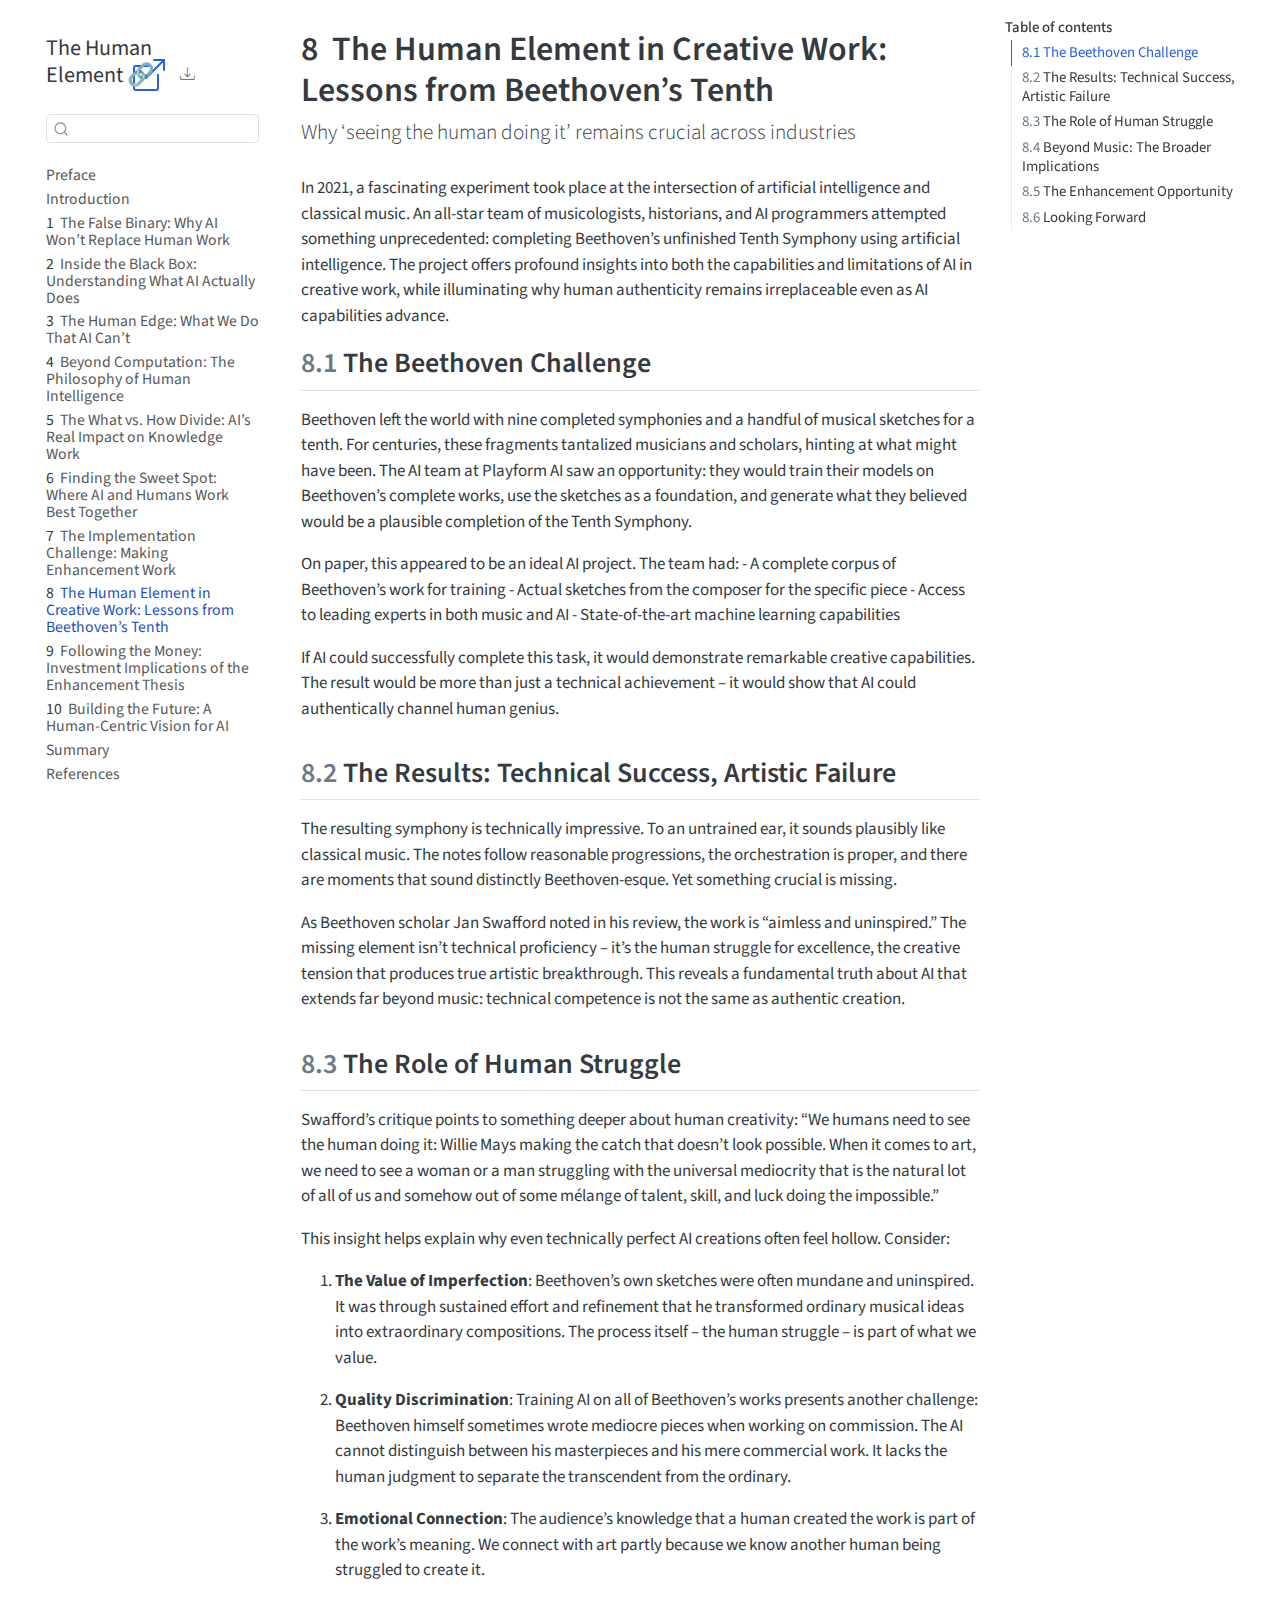
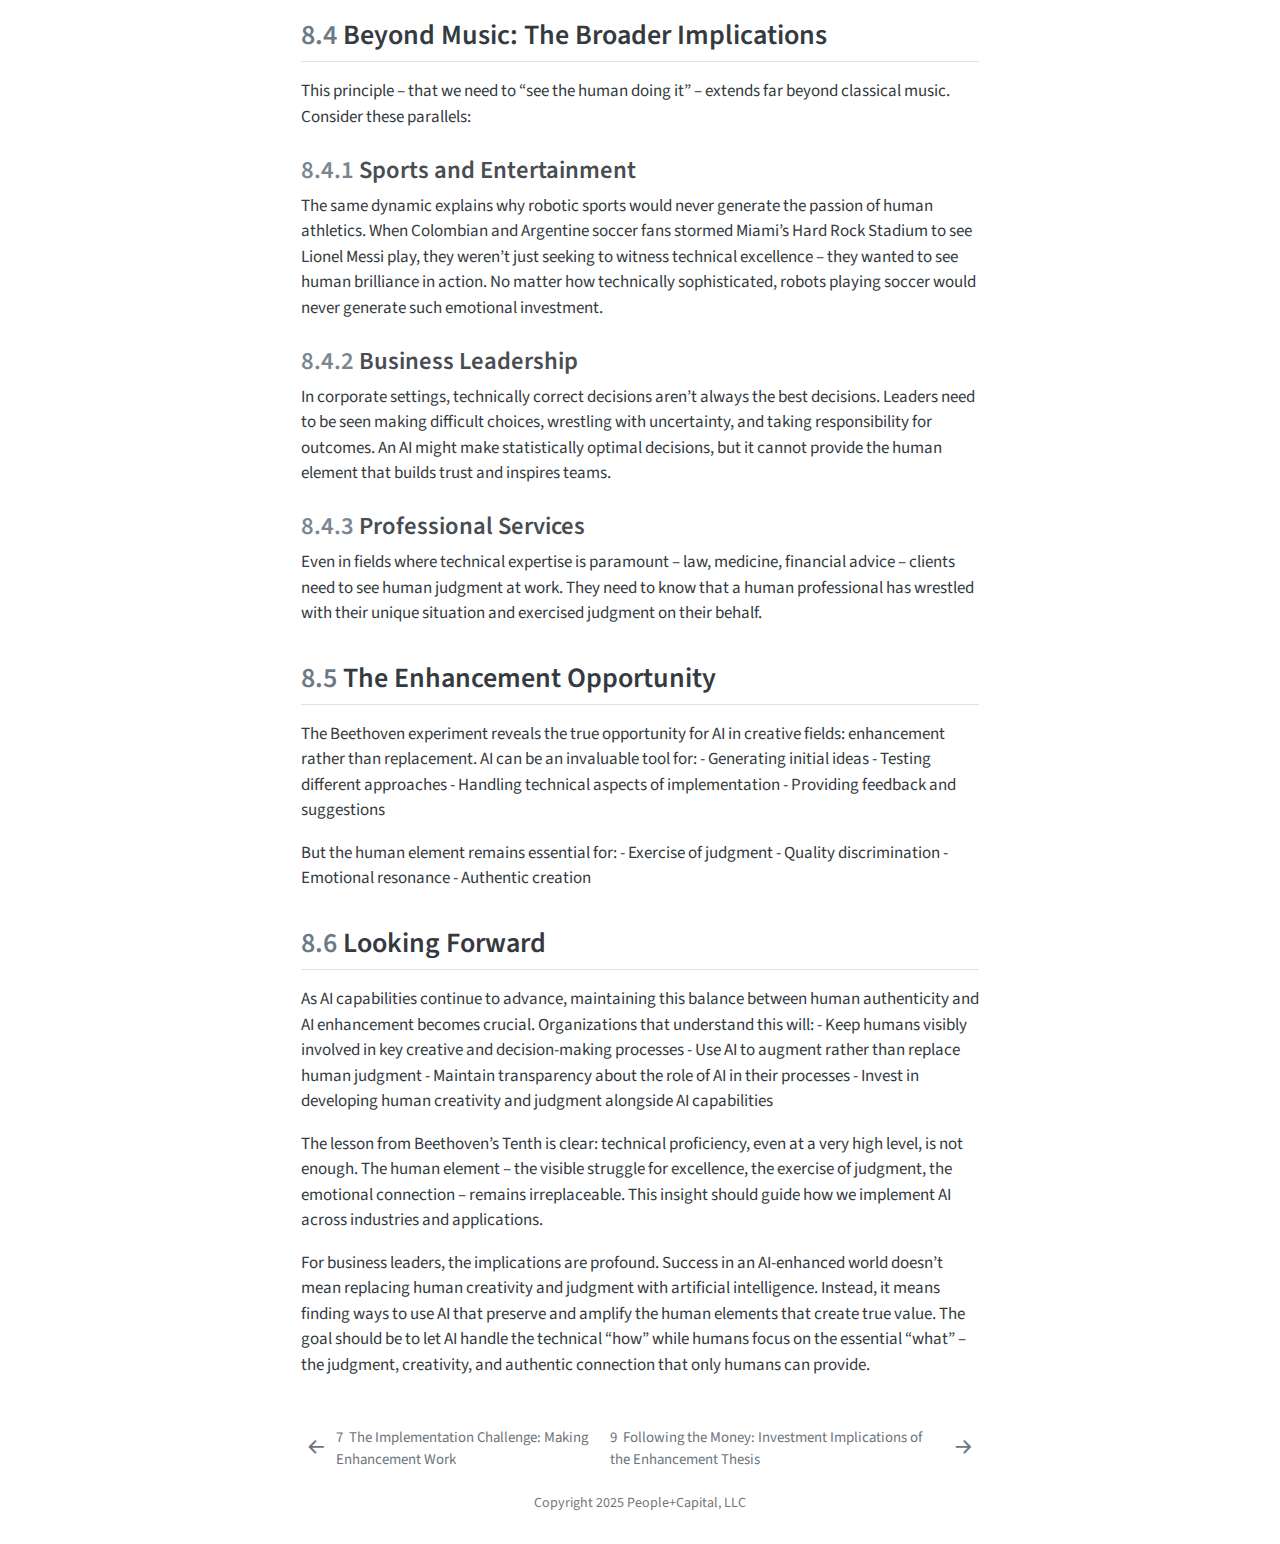
<file: docs/Ch08.html>
<!DOCTYPE html>
<html xmlns="http://www.w3.org/1999/xhtml" lang="en" xml:lang="en"><head>

<meta charset="utf-8">
<meta name="generator" content="quarto-1.6.39">

<meta name="viewport" content="width=device-width, initial-scale=1.0, user-scalable=yes">


<title>8&nbsp; The Human Element in Creative Work: Lessons from Beethoven’s Tenth – The Human Element</title>
<style>
code{white-space: pre-wrap;}
span.smallcaps{font-variant: small-caps;}
div.columns{display: flex; gap: min(4vw, 1.5em);}
div.column{flex: auto; overflow-x: auto;}
div.hanging-indent{margin-left: 1.5em; text-indent: -1.5em;}
ul.task-list{list-style: none;}
ul.task-list li input[type="checkbox"] {
  width: 0.8em;
  margin: 0 0.8em 0.2em -1em; /* quarto-specific, see https://github.com/quarto-dev/quarto-cli/issues/4556 */ 
  vertical-align: middle;
}
</style>


<script src="site_libs/quarto-nav/quarto-nav.js"></script>
<script src="site_libs/quarto-nav/headroom.min.js"></script>
<script src="site_libs/clipboard/clipboard.min.js"></script>
<script src="site_libs/quarto-search/autocomplete.umd.js"></script>
<script src="site_libs/quarto-search/fuse.min.js"></script>
<script src="site_libs/quarto-search/quarto-search.js"></script>
<meta name="quarto:offset" content="./">
<link href="./Ch09.html" rel="next">
<link href="./Ch07.html" rel="prev">
<script src="site_libs/quarto-html/quarto.js"></script>
<script src="site_libs/quarto-html/popper.min.js"></script>
<script src="site_libs/quarto-html/tippy.umd.min.js"></script>
<script src="site_libs/quarto-html/anchor.min.js"></script>
<link href="site_libs/quarto-html/tippy.css" rel="stylesheet">
<link href="site_libs/quarto-html/quarto-syntax-highlighting-e26003cea8cd680ca0c55a263523d882.css" rel="stylesheet" id="quarto-text-highlighting-styles">
<script src="site_libs/bootstrap/bootstrap.min.js"></script>
<link href="site_libs/bootstrap/bootstrap-icons.css" rel="stylesheet">
<link href="site_libs/bootstrap/bootstrap-626149efe8f5d16e1d391ba177679bf0.min.css" rel="stylesheet" append-hash="true" id="quarto-bootstrap" data-mode="light">
<script id="quarto-search-options" type="application/json">{
  "location": "sidebar",
  "copy-button": false,
  "collapse-after": 3,
  "panel-placement": "start",
  "type": "textbox",
  "limit": 50,
  "keyboard-shortcut": [
    "f",
    "/",
    "s"
  ],
  "show-item-context": false,
  "language": {
    "search-no-results-text": "No results",
    "search-matching-documents-text": "matching documents",
    "search-copy-link-title": "Copy link to search",
    "search-hide-matches-text": "Hide additional matches",
    "search-more-match-text": "more match in this document",
    "search-more-matches-text": "more matches in this document",
    "search-clear-button-title": "Clear",
    "search-text-placeholder": "",
    "search-detached-cancel-button-title": "Cancel",
    "search-submit-button-title": "Submit",
    "search-label": "Search"
  }
}</script>


<link rel="stylesheet" href="_resources/css/normalize.css">
</head>

<body class="nav-sidebar floating">

<div id="quarto-search-results"></div>
  <header id="quarto-header" class="headroom fixed-top">
  <nav class="quarto-secondary-nav">
    <div class="container-fluid d-flex">
      <button type="button" class="quarto-btn-toggle btn" data-bs-toggle="collapse" role="button" data-bs-target=".quarto-sidebar-collapse-item" aria-controls="quarto-sidebar" aria-expanded="false" aria-label="Toggle sidebar navigation" onclick="if (window.quartoToggleHeadroom) { window.quartoToggleHeadroom(); }">
        <i class="bi bi-layout-text-sidebar-reverse"></i>
      </button>
        <nav class="quarto-page-breadcrumbs" aria-label="breadcrumb"><ol class="breadcrumb"><li class="breadcrumb-item"><a href="./Ch08.html"><span class="chapter-number">8</span>&nbsp; <span class="chapter-title">The Human Element in Creative Work: Lessons from Beethoven’s Tenth</span></a></li></ol></nav>
        <a class="flex-grow-1" role="navigation" data-bs-toggle="collapse" data-bs-target=".quarto-sidebar-collapse-item" aria-controls="quarto-sidebar" aria-expanded="false" aria-label="Toggle sidebar navigation" onclick="if (window.quartoToggleHeadroom) { window.quartoToggleHeadroom(); }">      
        </a>
      <button type="button" class="btn quarto-search-button" aria-label="Search" onclick="window.quartoOpenSearch();">
        <i class="bi bi-search"></i>
      </button>
    </div>
  </nav>
</header>
<!-- content -->
<div id="quarto-content" class="quarto-container page-columns page-rows-contents page-layout-article">
<!-- sidebar -->
  <nav id="quarto-sidebar" class="sidebar collapse collapse-horizontal quarto-sidebar-collapse-item sidebar-navigation floating overflow-auto">
    <div class="pt-lg-2 mt-2 text-left sidebar-header">
    <div class="sidebar-title mb-0 py-0">
      <a href="./">The Human Element</a> 
        <div class="sidebar-tools-main">
    <div class="dropdown">
      <a href="" title="Download" id="quarto-navigation-tool-dropdown-0" class="quarto-navigation-tool dropdown-toggle px-1" data-bs-toggle="dropdown" aria-expanded="false" role="link" aria-label="Download"><i class="bi bi-download"></i></a>
      <ul class="dropdown-menu" aria-labelledby="quarto-navigation-tool-dropdown-0">
          <li>
            <a class="dropdown-item sidebar-tools-main-item" href="./The-Human-Element.pdf">
              <i class="bi bi-file-pdf pe-1"></i>
            Download PDF
            </a>
          </li>
          <li>
            <a class="dropdown-item sidebar-tools-main-item" href="./The-Human-Element.epub">
              <i class="bi bi-journal pe-1"></i>
            Download ePub
            </a>
          </li>
          <li>
            <a class="dropdown-item sidebar-tools-main-item" href="./The-Human-Element.docx">
              <i class="bi bi-file-word pe-1"></i>
            Download Docx
            </a>
          </li>
      </ul>
    </div>
</div>
    </div>
      </div>
        <div class="mt-2 flex-shrink-0 align-items-center">
        <div class="sidebar-search">
        <div id="quarto-search" class="" title="Search"></div>
        </div>
        </div>
    <div class="sidebar-menu-container"> 
    <ul class="list-unstyled mt-1">
        <li class="sidebar-item">
  <div class="sidebar-item-container"> 
  <a href="./index.html" class="sidebar-item-text sidebar-link">
 <span class="menu-text">Preface</span></a>
  </div>
</li>
        <li class="sidebar-item">
  <div class="sidebar-item-container"> 
  <a href="./intro.html" class="sidebar-item-text sidebar-link">
 <span class="menu-text">Introduction</span></a>
  </div>
</li>
        <li class="sidebar-item">
  <div class="sidebar-item-container"> 
  <a href="./Ch01.html" class="sidebar-item-text sidebar-link">
 <span class="menu-text"><span class="chapter-number">1</span>&nbsp; <span class="chapter-title">The False Binary: Why AI Won’t Replace Human Work</span></span></a>
  </div>
</li>
        <li class="sidebar-item">
  <div class="sidebar-item-container"> 
  <a href="./Ch02.html" class="sidebar-item-text sidebar-link">
 <span class="menu-text"><span class="chapter-number">2</span>&nbsp; <span class="chapter-title">Inside the Black Box: Understanding What AI Actually Does</span></span></a>
  </div>
</li>
        <li class="sidebar-item">
  <div class="sidebar-item-container"> 
  <a href="./Ch03.html" class="sidebar-item-text sidebar-link">
 <span class="menu-text"><span class="chapter-number">3</span>&nbsp; <span class="chapter-title">The Human Edge: What We Do That AI Can’t</span></span></a>
  </div>
</li>
        <li class="sidebar-item">
  <div class="sidebar-item-container"> 
  <a href="./Ch04.html" class="sidebar-item-text sidebar-link">
 <span class="menu-text"><span class="chapter-number">4</span>&nbsp; <span class="chapter-title">Beyond Computation: The Philosophy of Human Intelligence</span></span></a>
  </div>
</li>
        <li class="sidebar-item">
  <div class="sidebar-item-container"> 
  <a href="./Ch05.html" class="sidebar-item-text sidebar-link">
 <span class="menu-text"><span class="chapter-number">5</span>&nbsp; <span class="chapter-title">The What vs.&nbsp;How Divide: AI’s Real Impact on Knowledge Work</span></span></a>
  </div>
</li>
        <li class="sidebar-item">
  <div class="sidebar-item-container"> 
  <a href="./Ch06.html" class="sidebar-item-text sidebar-link">
 <span class="menu-text"><span class="chapter-number">6</span>&nbsp; <span class="chapter-title">Finding the Sweet Spot: Where AI and Humans Work Best Together</span></span></a>
  </div>
</li>
        <li class="sidebar-item">
  <div class="sidebar-item-container"> 
  <a href="./Ch07.html" class="sidebar-item-text sidebar-link">
 <span class="menu-text"><span class="chapter-number">7</span>&nbsp; <span class="chapter-title">The Implementation Challenge: Making Enhancement Work</span></span></a>
  </div>
</li>
        <li class="sidebar-item">
  <div class="sidebar-item-container"> 
  <a href="./Ch08.html" class="sidebar-item-text sidebar-link active">
 <span class="menu-text"><span class="chapter-number">8</span>&nbsp; <span class="chapter-title">The Human Element in Creative Work: Lessons from Beethoven’s Tenth</span></span></a>
  </div>
</li>
        <li class="sidebar-item">
  <div class="sidebar-item-container"> 
  <a href="./Ch09.html" class="sidebar-item-text sidebar-link">
 <span class="menu-text"><span class="chapter-number">9</span>&nbsp; <span class="chapter-title">Following the Money: Investment Implications of the Enhancement Thesis</span></span></a>
  </div>
</li>
        <li class="sidebar-item">
  <div class="sidebar-item-container"> 
  <a href="./Ch10.html" class="sidebar-item-text sidebar-link">
 <span class="menu-text"><span class="chapter-number">10</span>&nbsp; <span class="chapter-title">Building the Future: A Human-Centric Vision for AI</span></span></a>
  </div>
</li>
        <li class="sidebar-item">
  <div class="sidebar-item-container"> 
  <a href="./summary.html" class="sidebar-item-text sidebar-link">
 <span class="menu-text">Summary</span></a>
  </div>
</li>
        <li class="sidebar-item">
  <div class="sidebar-item-container"> 
  <a href="./references.html" class="sidebar-item-text sidebar-link">
 <span class="menu-text">References</span></a>
  </div>
</li>
    </ul>
    </div>
</nav>
<div id="quarto-sidebar-glass" class="quarto-sidebar-collapse-item" data-bs-toggle="collapse" data-bs-target=".quarto-sidebar-collapse-item"></div>
<!-- margin-sidebar -->
    <div id="quarto-margin-sidebar" class="sidebar margin-sidebar">
        <nav id="TOC" role="doc-toc" class="toc-active">
    <h2 id="toc-title">Table of contents</h2>
   
  <ul>
  <li><a href="#the-beethoven-challenge" id="toc-the-beethoven-challenge" class="nav-link active" data-scroll-target="#the-beethoven-challenge"><span class="header-section-number">8.1</span> The Beethoven Challenge</a></li>
  <li><a href="#the-results-technical-success-artistic-failure" id="toc-the-results-technical-success-artistic-failure" class="nav-link" data-scroll-target="#the-results-technical-success-artistic-failure"><span class="header-section-number">8.2</span> The Results: Technical Success, Artistic Failure</a></li>
  <li><a href="#the-role-of-human-struggle" id="toc-the-role-of-human-struggle" class="nav-link" data-scroll-target="#the-role-of-human-struggle"><span class="header-section-number">8.3</span> The Role of Human Struggle</a></li>
  <li><a href="#beyond-music-the-broader-implications" id="toc-beyond-music-the-broader-implications" class="nav-link" data-scroll-target="#beyond-music-the-broader-implications"><span class="header-section-number">8.4</span> Beyond Music: The Broader Implications</a>
  <ul class="collapse">
  <li><a href="#sports-and-entertainment" id="toc-sports-and-entertainment" class="nav-link" data-scroll-target="#sports-and-entertainment"><span class="header-section-number">8.4.1</span> Sports and Entertainment</a></li>
  <li><a href="#business-leadership" id="toc-business-leadership" class="nav-link" data-scroll-target="#business-leadership"><span class="header-section-number">8.4.2</span> Business Leadership</a></li>
  <li><a href="#professional-services" id="toc-professional-services" class="nav-link" data-scroll-target="#professional-services"><span class="header-section-number">8.4.3</span> Professional Services</a></li>
  </ul></li>
  <li><a href="#the-enhancement-opportunity" id="toc-the-enhancement-opportunity" class="nav-link" data-scroll-target="#the-enhancement-opportunity"><span class="header-section-number">8.5</span> The Enhancement Opportunity</a></li>
  <li><a href="#looking-forward" id="toc-looking-forward" class="nav-link" data-scroll-target="#looking-forward"><span class="header-section-number">8.6</span> Looking Forward</a></li>
  </ul>
</nav>
    </div>
<!-- main -->
<main class="content" id="quarto-document-content">

<header id="title-block-header" class="quarto-title-block default">
<div class="quarto-title">
<h1 class="title"><span class="chapter-number">8</span>&nbsp; <span class="chapter-title">The Human Element in Creative Work: Lessons from Beethoven’s Tenth</span></h1>
<p class="subtitle lead">Why ‘seeing the human doing it’ remains crucial across industries</p>
</div>



<div class="quarto-title-meta">

    
  
    
  </div>
  


</header>


<p>In 2021, a fascinating experiment took place at the intersection of artificial intelligence and classical music. An all-star team of musicologists, historians, and AI programmers attempted something unprecedented: completing Beethoven’s unfinished Tenth Symphony using artificial intelligence. The project offers profound insights into both the capabilities and limitations of AI in creative work, while illuminating why human authenticity remains irreplaceable even as AI capabilities advance.</p>
<section id="the-beethoven-challenge" class="level2" data-number="8.1">
<h2 data-number="8.1" class="anchored" data-anchor-id="the-beethoven-challenge"><span class="header-section-number">8.1</span> The Beethoven Challenge</h2>
<p>Beethoven left the world with nine completed symphonies and a handful of musical sketches for a tenth. For centuries, these fragments tantalized musicians and scholars, hinting at what might have been. The AI team at Playform AI saw an opportunity: they would train their models on Beethoven’s complete works, use the sketches as a foundation, and generate what they believed would be a plausible completion of the Tenth Symphony.</p>
<p>On paper, this appeared to be an ideal AI project. The team had: - A complete corpus of Beethoven’s work for training - Actual sketches from the composer for the specific piece - Access to leading experts in both music and AI - State-of-the-art machine learning capabilities</p>
<p>If AI could successfully complete this task, it would demonstrate remarkable creative capabilities. The result would be more than just a technical achievement – it would show that AI could authentically channel human genius.</p>
</section>
<section id="the-results-technical-success-artistic-failure" class="level2" data-number="8.2">
<h2 data-number="8.2" class="anchored" data-anchor-id="the-results-technical-success-artistic-failure"><span class="header-section-number">8.2</span> The Results: Technical Success, Artistic Failure</h2>
<p>The resulting symphony is technically impressive. To an untrained ear, it sounds plausibly like classical music. The notes follow reasonable progressions, the orchestration is proper, and there are moments that sound distinctly Beethoven-esque. Yet something crucial is missing.</p>
<p>As Beethoven scholar Jan Swafford noted in his review, the work is “aimless and uninspired.” The missing element isn’t technical proficiency – it’s the human struggle for excellence, the creative tension that produces true artistic breakthrough. This reveals a fundamental truth about AI that extends far beyond music: technical competence is not the same as authentic creation.</p>
</section>
<section id="the-role-of-human-struggle" class="level2" data-number="8.3">
<h2 data-number="8.3" class="anchored" data-anchor-id="the-role-of-human-struggle"><span class="header-section-number">8.3</span> The Role of Human Struggle</h2>
<p>Swafford’s critique points to something deeper about human creativity: “We humans need to see the human doing it: Willie Mays making the catch that doesn’t look possible. When it comes to art, we need to see a woman or a man struggling with the universal mediocrity that is the natural lot of all of us and somehow out of some mélange of talent, skill, and luck doing the impossible.”</p>
<p>This insight helps explain why even technically perfect AI creations often feel hollow. Consider:</p>
<ol type="1">
<li><p><strong>The Value of Imperfection</strong>: Beethoven’s own sketches were often mundane and uninspired. It was through sustained effort and refinement that he transformed ordinary musical ideas into extraordinary compositions. The process itself – the human struggle – is part of what we value.</p></li>
<li><p><strong>Quality Discrimination</strong>: Training AI on all of Beethoven’s works presents another challenge: Beethoven himself sometimes wrote mediocre pieces when working on commission. The AI cannot distinguish between his masterpieces and his mere commercial work. It lacks the human judgment to separate the transcendent from the ordinary.</p></li>
<li><p><strong>Emotional Connection</strong>: The audience’s knowledge that a human created the work is part of the work’s meaning. We connect with art partly because we know another human being struggled to create it.</p></li>
</ol>
</section>
<section id="beyond-music-the-broader-implications" class="level2" data-number="8.4">
<h2 data-number="8.4" class="anchored" data-anchor-id="beyond-music-the-broader-implications"><span class="header-section-number">8.4</span> Beyond Music: The Broader Implications</h2>
<p>This principle – that we need to “see the human doing it” – extends far beyond classical music. Consider these parallels:</p>
<section id="sports-and-entertainment" class="level3" data-number="8.4.1">
<h3 data-number="8.4.1" class="anchored" data-anchor-id="sports-and-entertainment"><span class="header-section-number">8.4.1</span> Sports and Entertainment</h3>
<p>The same dynamic explains why robotic sports would never generate the passion of human athletics. When Colombian and Argentine soccer fans stormed Miami’s Hard Rock Stadium to see Lionel Messi play, they weren’t just seeking to witness technical excellence – they wanted to see human brilliance in action. No matter how technically sophisticated, robots playing soccer would never generate such emotional investment.</p>
</section>
<section id="business-leadership" class="level3" data-number="8.4.2">
<h3 data-number="8.4.2" class="anchored" data-anchor-id="business-leadership"><span class="header-section-number">8.4.2</span> Business Leadership</h3>
<p>In corporate settings, technically correct decisions aren’t always the best decisions. Leaders need to be seen making difficult choices, wrestling with uncertainty, and taking responsibility for outcomes. An AI might make statistically optimal decisions, but it cannot provide the human element that builds trust and inspires teams.</p>
</section>
<section id="professional-services" class="level3" data-number="8.4.3">
<h3 data-number="8.4.3" class="anchored" data-anchor-id="professional-services"><span class="header-section-number">8.4.3</span> Professional Services</h3>
<p>Even in fields where technical expertise is paramount – law, medicine, financial advice – clients need to see human judgment at work. They need to know that a human professional has wrestled with their unique situation and exercised judgment on their behalf.</p>
</section>
</section>
<section id="the-enhancement-opportunity" class="level2" data-number="8.5">
<h2 data-number="8.5" class="anchored" data-anchor-id="the-enhancement-opportunity"><span class="header-section-number">8.5</span> The Enhancement Opportunity</h2>
<p>The Beethoven experiment reveals the true opportunity for AI in creative fields: enhancement rather than replacement. AI can be an invaluable tool for: - Generating initial ideas - Testing different approaches - Handling technical aspects of implementation - Providing feedback and suggestions</p>
<p>But the human element remains essential for: - Exercise of judgment - Quality discrimination - Emotional resonance - Authentic creation</p>
</section>
<section id="looking-forward" class="level2" data-number="8.6">
<h2 data-number="8.6" class="anchored" data-anchor-id="looking-forward"><span class="header-section-number">8.6</span> Looking Forward</h2>
<p>As AI capabilities continue to advance, maintaining this balance between human authenticity and AI enhancement becomes crucial. Organizations that understand this will: - Keep humans visibly involved in key creative and decision-making processes - Use AI to augment rather than replace human judgment - Maintain transparency about the role of AI in their processes - Invest in developing human creativity and judgment alongside AI capabilities</p>
<p>The lesson from Beethoven’s Tenth is clear: technical proficiency, even at a very high level, is not enough. The human element – the visible struggle for excellence, the exercise of judgment, the emotional connection – remains irreplaceable. This insight should guide how we implement AI across industries and applications.</p>
<p>For business leaders, the implications are profound. Success in an AI-enhanced world doesn’t mean replacing human creativity and judgment with artificial intelligence. Instead, it means finding ways to use AI that preserve and amplify the human elements that create true value. The goal should be to let AI handle the technical “how” while humans focus on the essential “what” – the judgment, creativity, and authentic connection that only humans can provide.</p>


</section>

</main> <!-- /main -->
<script id="quarto-html-after-body" type="application/javascript">
window.document.addEventListener("DOMContentLoaded", function (event) {
  const toggleBodyColorMode = (bsSheetEl) => {
    const mode = bsSheetEl.getAttribute("data-mode");
    const bodyEl = window.document.querySelector("body");
    if (mode === "dark") {
      bodyEl.classList.add("quarto-dark");
      bodyEl.classList.remove("quarto-light");
    } else {
      bodyEl.classList.add("quarto-light");
      bodyEl.classList.remove("quarto-dark");
    }
  }
  const toggleBodyColorPrimary = () => {
    const bsSheetEl = window.document.querySelector("link#quarto-bootstrap");
    if (bsSheetEl) {
      toggleBodyColorMode(bsSheetEl);
    }
  }
  toggleBodyColorPrimary();  
  const icon = "";
  const anchorJS = new window.AnchorJS();
  anchorJS.options = {
    placement: 'right',
    icon: icon
  };
  anchorJS.add('.anchored');
  const isCodeAnnotation = (el) => {
    for (const clz of el.classList) {
      if (clz.startsWith('code-annotation-')) {                     
        return true;
      }
    }
    return false;
  }
  const onCopySuccess = function(e) {
    // button target
    const button = e.trigger;
    // don't keep focus
    button.blur();
    // flash "checked"
    button.classList.add('code-copy-button-checked');
    var currentTitle = button.getAttribute("title");
    button.setAttribute("title", "Copied!");
    let tooltip;
    if (window.bootstrap) {
      button.setAttribute("data-bs-toggle", "tooltip");
      button.setAttribute("data-bs-placement", "left");
      button.setAttribute("data-bs-title", "Copied!");
      tooltip = new bootstrap.Tooltip(button, 
        { trigger: "manual", 
          customClass: "code-copy-button-tooltip",
          offset: [0, -8]});
      tooltip.show();    
    }
    setTimeout(function() {
      if (tooltip) {
        tooltip.hide();
        button.removeAttribute("data-bs-title");
        button.removeAttribute("data-bs-toggle");
        button.removeAttribute("data-bs-placement");
      }
      button.setAttribute("title", currentTitle);
      button.classList.remove('code-copy-button-checked');
    }, 1000);
    // clear code selection
    e.clearSelection();
  }
  const getTextToCopy = function(trigger) {
      const codeEl = trigger.previousElementSibling.cloneNode(true);
      for (const childEl of codeEl.children) {
        if (isCodeAnnotation(childEl)) {
          childEl.remove();
        }
      }
      return codeEl.innerText;
  }
  const clipboard = new window.ClipboardJS('.code-copy-button:not([data-in-quarto-modal])', {
    text: getTextToCopy
  });
  clipboard.on('success', onCopySuccess);
  if (window.document.getElementById('quarto-embedded-source-code-modal')) {
    const clipboardModal = new window.ClipboardJS('.code-copy-button[data-in-quarto-modal]', {
      text: getTextToCopy,
      container: window.document.getElementById('quarto-embedded-source-code-modal')
    });
    clipboardModal.on('success', onCopySuccess);
  }
    var localhostRegex = new RegExp(/^(?:http|https):\/\/localhost\:?[0-9]*\//);
    var mailtoRegex = new RegExp(/^mailto:/);
      var filterRegex = new RegExp("https:\/\/opticareai\.github\.io\/eyes-on-health\/");
    var isInternal = (href) => {
        return filterRegex.test(href) || localhostRegex.test(href) || mailtoRegex.test(href);
    }
    // Inspect non-navigation links and adorn them if external
 	var links = window.document.querySelectorAll('a[href]:not(.nav-link):not(.navbar-brand):not(.toc-action):not(.sidebar-link):not(.sidebar-item-toggle):not(.pagination-link):not(.no-external):not([aria-hidden]):not(.dropdown-item):not(.quarto-navigation-tool):not(.about-link)');
    for (var i=0; i<links.length; i++) {
      const link = links[i];
      if (!isInternal(link.href)) {
        // undo the damage that might have been done by quarto-nav.js in the case of
        // links that we want to consider external
        if (link.dataset.originalHref !== undefined) {
          link.href = link.dataset.originalHref;
        }
          // target, if specified
          link.setAttribute("target", "_blank");
          if (link.getAttribute("rel") === null) {
            link.setAttribute("rel", "noopener");
          }
          // default icon
          link.classList.add("external");
      }
    }
  function tippyHover(el, contentFn, onTriggerFn, onUntriggerFn) {
    const config = {
      allowHTML: true,
      maxWidth: 500,
      delay: 100,
      arrow: false,
      appendTo: function(el) {
          return el.parentElement;
      },
      interactive: true,
      interactiveBorder: 10,
      theme: 'quarto',
      placement: 'bottom-start',
    };
    if (contentFn) {
      config.content = contentFn;
    }
    if (onTriggerFn) {
      config.onTrigger = onTriggerFn;
    }
    if (onUntriggerFn) {
      config.onUntrigger = onUntriggerFn;
    }
    window.tippy(el, config); 
  }
  const noterefs = window.document.querySelectorAll('a[role="doc-noteref"]');
  for (var i=0; i<noterefs.length; i++) {
    const ref = noterefs[i];
    tippyHover(ref, function() {
      // use id or data attribute instead here
      let href = ref.getAttribute('data-footnote-href') || ref.getAttribute('href');
      try { href = new URL(href).hash; } catch {}
      const id = href.replace(/^#\/?/, "");
      const note = window.document.getElementById(id);
      if (note) {
        return note.innerHTML;
      } else {
        return "";
      }
    });
  }
  const xrefs = window.document.querySelectorAll('a.quarto-xref');
  const processXRef = (id, note) => {
    // Strip column container classes
    const stripColumnClz = (el) => {
      el.classList.remove("page-full", "page-columns");
      if (el.children) {
        for (const child of el.children) {
          stripColumnClz(child);
        }
      }
    }
    stripColumnClz(note)
    if (id === null || id.startsWith('sec-')) {
      // Special case sections, only their first couple elements
      const container = document.createElement("div");
      if (note.children && note.children.length > 2) {
        container.appendChild(note.children[0].cloneNode(true));
        for (let i = 1; i < note.children.length; i++) {
          const child = note.children[i];
          if (child.tagName === "P" && child.innerText === "") {
            continue;
          } else {
            container.appendChild(child.cloneNode(true));
            break;
          }
        }
        if (window.Quarto?.typesetMath) {
          window.Quarto.typesetMath(container);
        }
        return container.innerHTML
      } else {
        if (window.Quarto?.typesetMath) {
          window.Quarto.typesetMath(note);
        }
        return note.innerHTML;
      }
    } else {
      // Remove any anchor links if they are present
      const anchorLink = note.querySelector('a.anchorjs-link');
      if (anchorLink) {
        anchorLink.remove();
      }
      if (window.Quarto?.typesetMath) {
        window.Quarto.typesetMath(note);
      }
      if (note.classList.contains("callout")) {
        return note.outerHTML;
      } else {
        return note.innerHTML;
      }
    }
  }
  for (var i=0; i<xrefs.length; i++) {
    const xref = xrefs[i];
    tippyHover(xref, undefined, function(instance) {
      instance.disable();
      let url = xref.getAttribute('href');
      let hash = undefined; 
      if (url.startsWith('#')) {
        hash = url;
      } else {
        try { hash = new URL(url).hash; } catch {}
      }
      if (hash) {
        const id = hash.replace(/^#\/?/, "");
        const note = window.document.getElementById(id);
        if (note !== null) {
          try {
            const html = processXRef(id, note.cloneNode(true));
            instance.setContent(html);
          } finally {
            instance.enable();
            instance.show();
          }
        } else {
          // See if we can fetch this
          fetch(url.split('#')[0])
          .then(res => res.text())
          .then(html => {
            const parser = new DOMParser();
            const htmlDoc = parser.parseFromString(html, "text/html");
            const note = htmlDoc.getElementById(id);
            if (note !== null) {
              const html = processXRef(id, note);
              instance.setContent(html);
            } 
          }).finally(() => {
            instance.enable();
            instance.show();
          });
        }
      } else {
        // See if we can fetch a full url (with no hash to target)
        // This is a special case and we should probably do some content thinning / targeting
        fetch(url)
        .then(res => res.text())
        .then(html => {
          const parser = new DOMParser();
          const htmlDoc = parser.parseFromString(html, "text/html");
          const note = htmlDoc.querySelector('main.content');
          if (note !== null) {
            // This should only happen for chapter cross references
            // (since there is no id in the URL)
            // remove the first header
            if (note.children.length > 0 && note.children[0].tagName === "HEADER") {
              note.children[0].remove();
            }
            const html = processXRef(null, note);
            instance.setContent(html);
          } 
        }).finally(() => {
          instance.enable();
          instance.show();
        });
      }
    }, function(instance) {
    });
  }
      let selectedAnnoteEl;
      const selectorForAnnotation = ( cell, annotation) => {
        let cellAttr = 'data-code-cell="' + cell + '"';
        let lineAttr = 'data-code-annotation="' +  annotation + '"';
        const selector = 'span[' + cellAttr + '][' + lineAttr + ']';
        return selector;
      }
      const selectCodeLines = (annoteEl) => {
        const doc = window.document;
        const targetCell = annoteEl.getAttribute("data-target-cell");
        const targetAnnotation = annoteEl.getAttribute("data-target-annotation");
        const annoteSpan = window.document.querySelector(selectorForAnnotation(targetCell, targetAnnotation));
        const lines = annoteSpan.getAttribute("data-code-lines").split(",");
        const lineIds = lines.map((line) => {
          return targetCell + "-" + line;
        })
        let top = null;
        let height = null;
        let parent = null;
        if (lineIds.length > 0) {
            //compute the position of the single el (top and bottom and make a div)
            const el = window.document.getElementById(lineIds[0]);
            top = el.offsetTop;
            height = el.offsetHeight;
            parent = el.parentElement.parentElement;
          if (lineIds.length > 1) {
            const lastEl = window.document.getElementById(lineIds[lineIds.length - 1]);
            const bottom = lastEl.offsetTop + lastEl.offsetHeight;
            height = bottom - top;
          }
          if (top !== null && height !== null && parent !== null) {
            // cook up a div (if necessary) and position it 
            let div = window.document.getElementById("code-annotation-line-highlight");
            if (div === null) {
              div = window.document.createElement("div");
              div.setAttribute("id", "code-annotation-line-highlight");
              div.style.position = 'absolute';
              parent.appendChild(div);
            }
            div.style.top = top - 2 + "px";
            div.style.height = height + 4 + "px";
            div.style.left = 0;
            let gutterDiv = window.document.getElementById("code-annotation-line-highlight-gutter");
            if (gutterDiv === null) {
              gutterDiv = window.document.createElement("div");
              gutterDiv.setAttribute("id", "code-annotation-line-highlight-gutter");
              gutterDiv.style.position = 'absolute';
              const codeCell = window.document.getElementById(targetCell);
              const gutter = codeCell.querySelector('.code-annotation-gutter');
              gutter.appendChild(gutterDiv);
            }
            gutterDiv.style.top = top - 2 + "px";
            gutterDiv.style.height = height + 4 + "px";
          }
          selectedAnnoteEl = annoteEl;
        }
      };
      const unselectCodeLines = () => {
        const elementsIds = ["code-annotation-line-highlight", "code-annotation-line-highlight-gutter"];
        elementsIds.forEach((elId) => {
          const div = window.document.getElementById(elId);
          if (div) {
            div.remove();
          }
        });
        selectedAnnoteEl = undefined;
      };
        // Handle positioning of the toggle
    window.addEventListener(
      "resize",
      throttle(() => {
        elRect = undefined;
        if (selectedAnnoteEl) {
          selectCodeLines(selectedAnnoteEl);
        }
      }, 10)
    );
    function throttle(fn, ms) {
    let throttle = false;
    let timer;
      return (...args) => {
        if(!throttle) { // first call gets through
            fn.apply(this, args);
            throttle = true;
        } else { // all the others get throttled
            if(timer) clearTimeout(timer); // cancel #2
            timer = setTimeout(() => {
              fn.apply(this, args);
              timer = throttle = false;
            }, ms);
        }
      };
    }
      // Attach click handler to the DT
      const annoteDls = window.document.querySelectorAll('dt[data-target-cell]');
      for (const annoteDlNode of annoteDls) {
        annoteDlNode.addEventListener('click', (event) => {
          const clickedEl = event.target;
          if (clickedEl !== selectedAnnoteEl) {
            unselectCodeLines();
            const activeEl = window.document.querySelector('dt[data-target-cell].code-annotation-active');
            if (activeEl) {
              activeEl.classList.remove('code-annotation-active');
            }
            selectCodeLines(clickedEl);
            clickedEl.classList.add('code-annotation-active');
          } else {
            // Unselect the line
            unselectCodeLines();
            clickedEl.classList.remove('code-annotation-active');
          }
        });
      }
  const findCites = (el) => {
    const parentEl = el.parentElement;
    if (parentEl) {
      const cites = parentEl.dataset.cites;
      if (cites) {
        return {
          el,
          cites: cites.split(' ')
        };
      } else {
        return findCites(el.parentElement)
      }
    } else {
      return undefined;
    }
  };
  var bibliorefs = window.document.querySelectorAll('a[role="doc-biblioref"]');
  for (var i=0; i<bibliorefs.length; i++) {
    const ref = bibliorefs[i];
    const citeInfo = findCites(ref);
    if (citeInfo) {
      tippyHover(citeInfo.el, function() {
        var popup = window.document.createElement('div');
        citeInfo.cites.forEach(function(cite) {
          var citeDiv = window.document.createElement('div');
          citeDiv.classList.add('hanging-indent');
          citeDiv.classList.add('csl-entry');
          var biblioDiv = window.document.getElementById('ref-' + cite);
          if (biblioDiv) {
            citeDiv.innerHTML = biblioDiv.innerHTML;
          }
          popup.appendChild(citeDiv);
        });
        return popup.innerHTML;
      });
    }
  }
});
</script>
<nav class="page-navigation">
  <div class="nav-page nav-page-previous">
      <a href="./Ch07.html" class="pagination-link" aria-label="The Implementation Challenge: Making Enhancement Work">
        <i class="bi bi-arrow-left-short"></i> <span class="nav-page-text"><span class="chapter-number">7</span>&nbsp; <span class="chapter-title">The Implementation Challenge: Making Enhancement Work</span></span>
      </a>          
  </div>
  <div class="nav-page nav-page-next">
      <a href="./Ch09.html" class="pagination-link" aria-label="Following the Money: Investment Implications of the Enhancement Thesis">
        <span class="nav-page-text"><span class="chapter-number">9</span>&nbsp; <span class="chapter-title">Following the Money: Investment Implications of the Enhancement Thesis</span></span> <i class="bi bi-arrow-right-short"></i>
      </a>
  </div>
</nav>
</div> <!-- /content -->
<footer class="footer">
  <div class="nav-footer">
    <div class="nav-footer-left">
      &nbsp;
    </div>   
    <div class="nav-footer-center">
<p>Copyright 2025 People+Capital, LLC</p>
</div>
    <div class="nav-footer-right">
      &nbsp;
    </div>
  </div>
</footer>




</body></html>
</file>
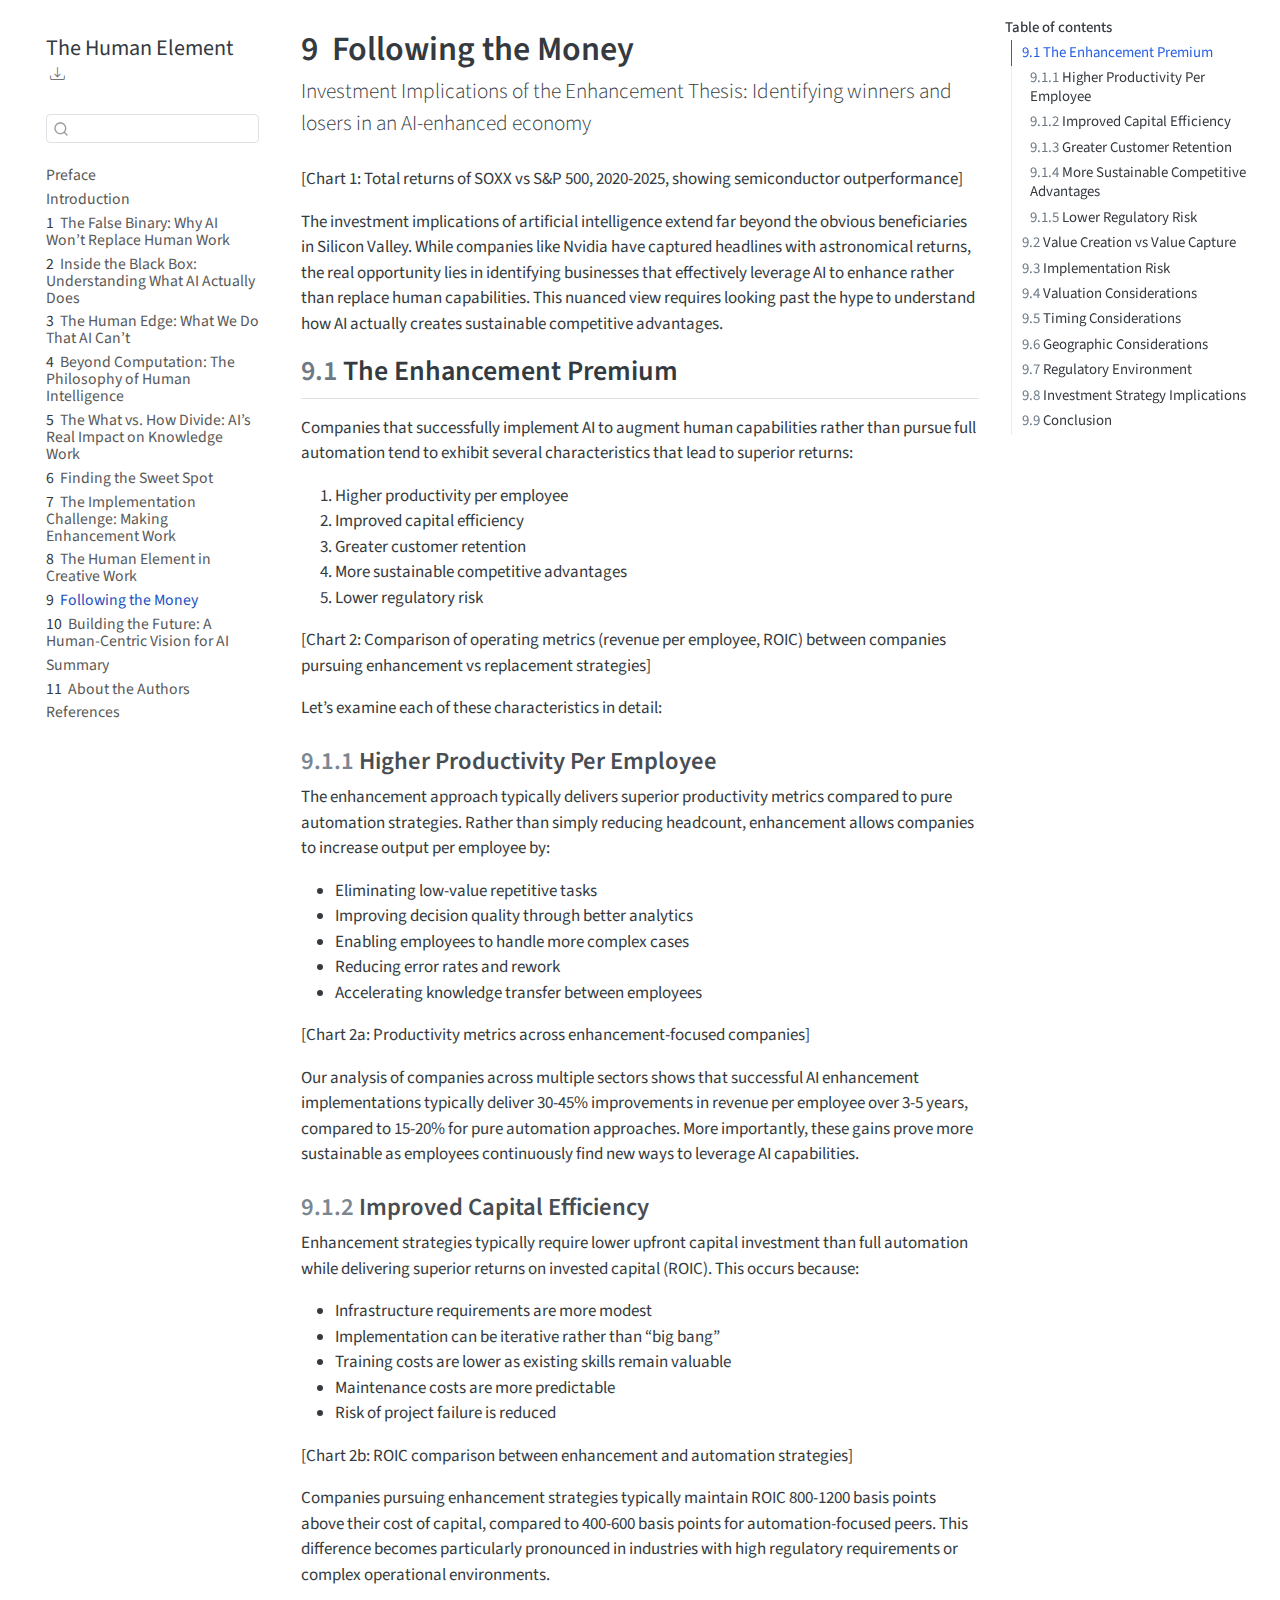
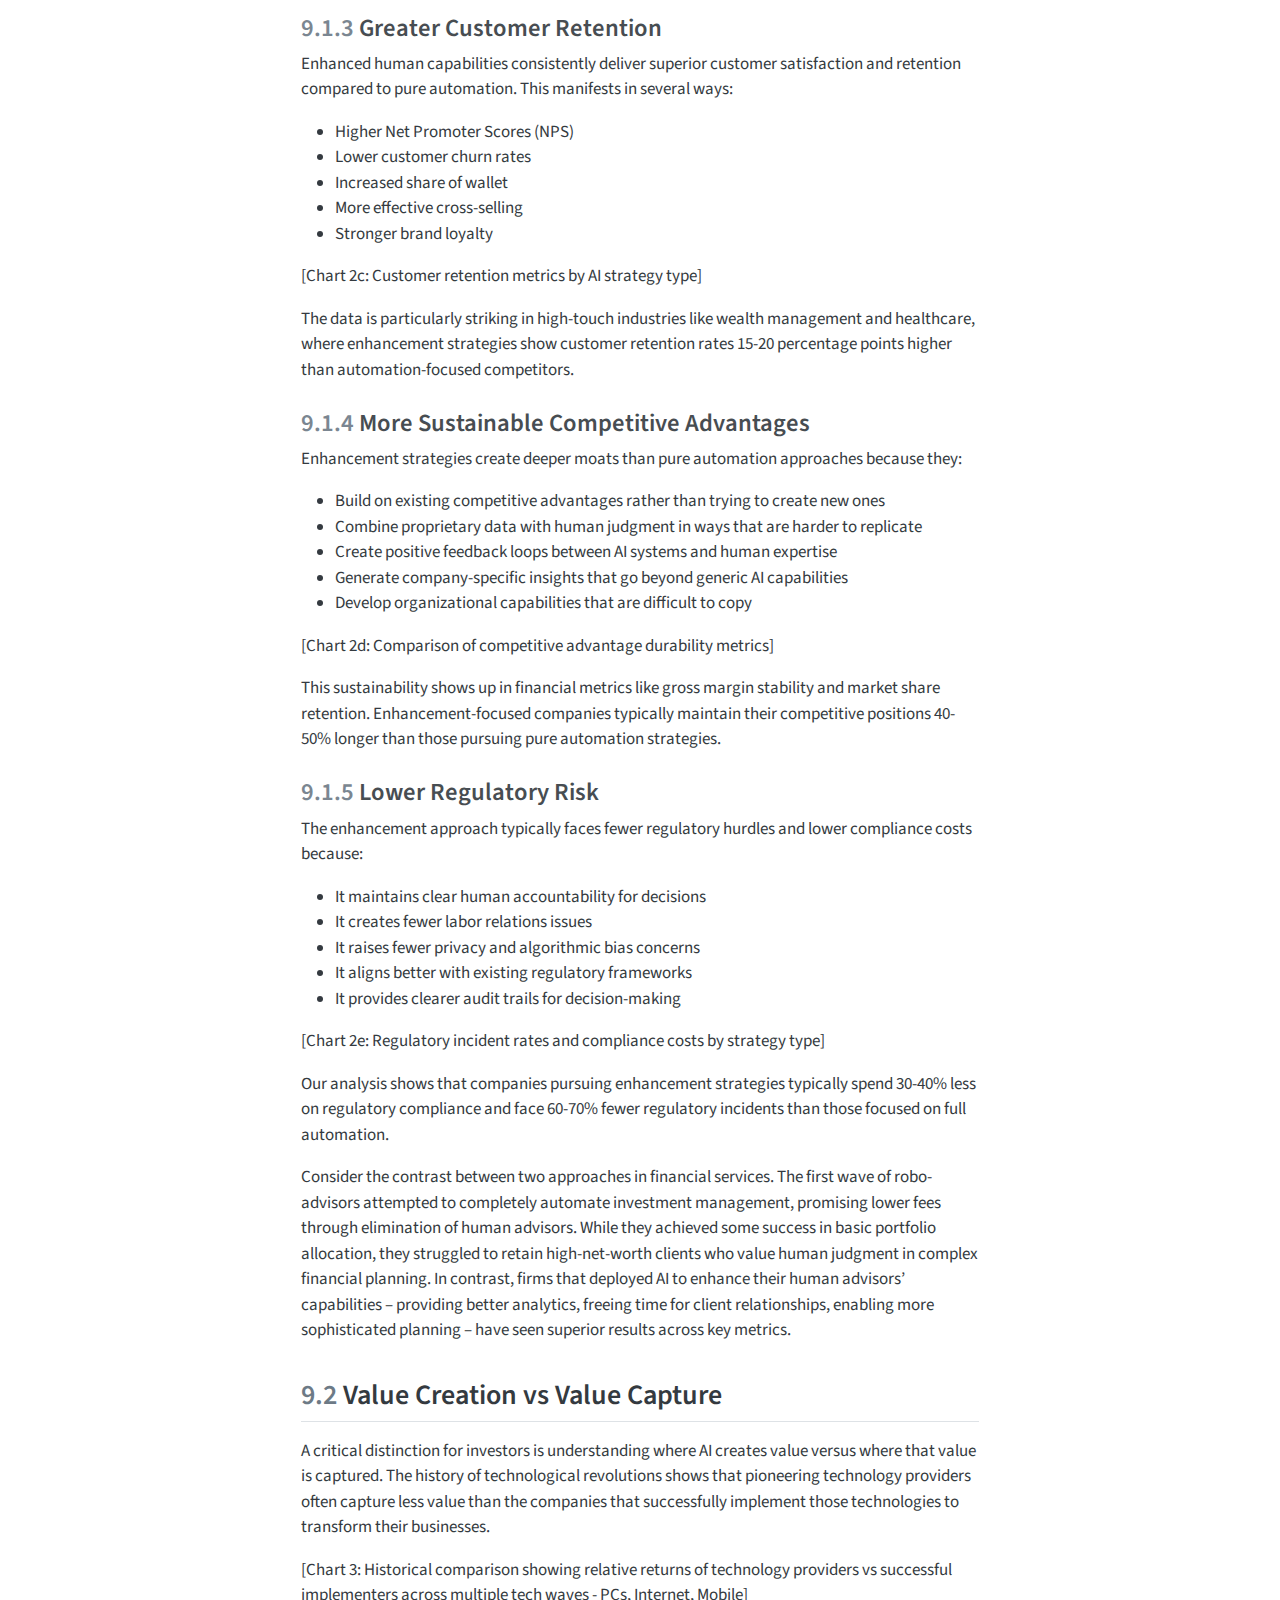
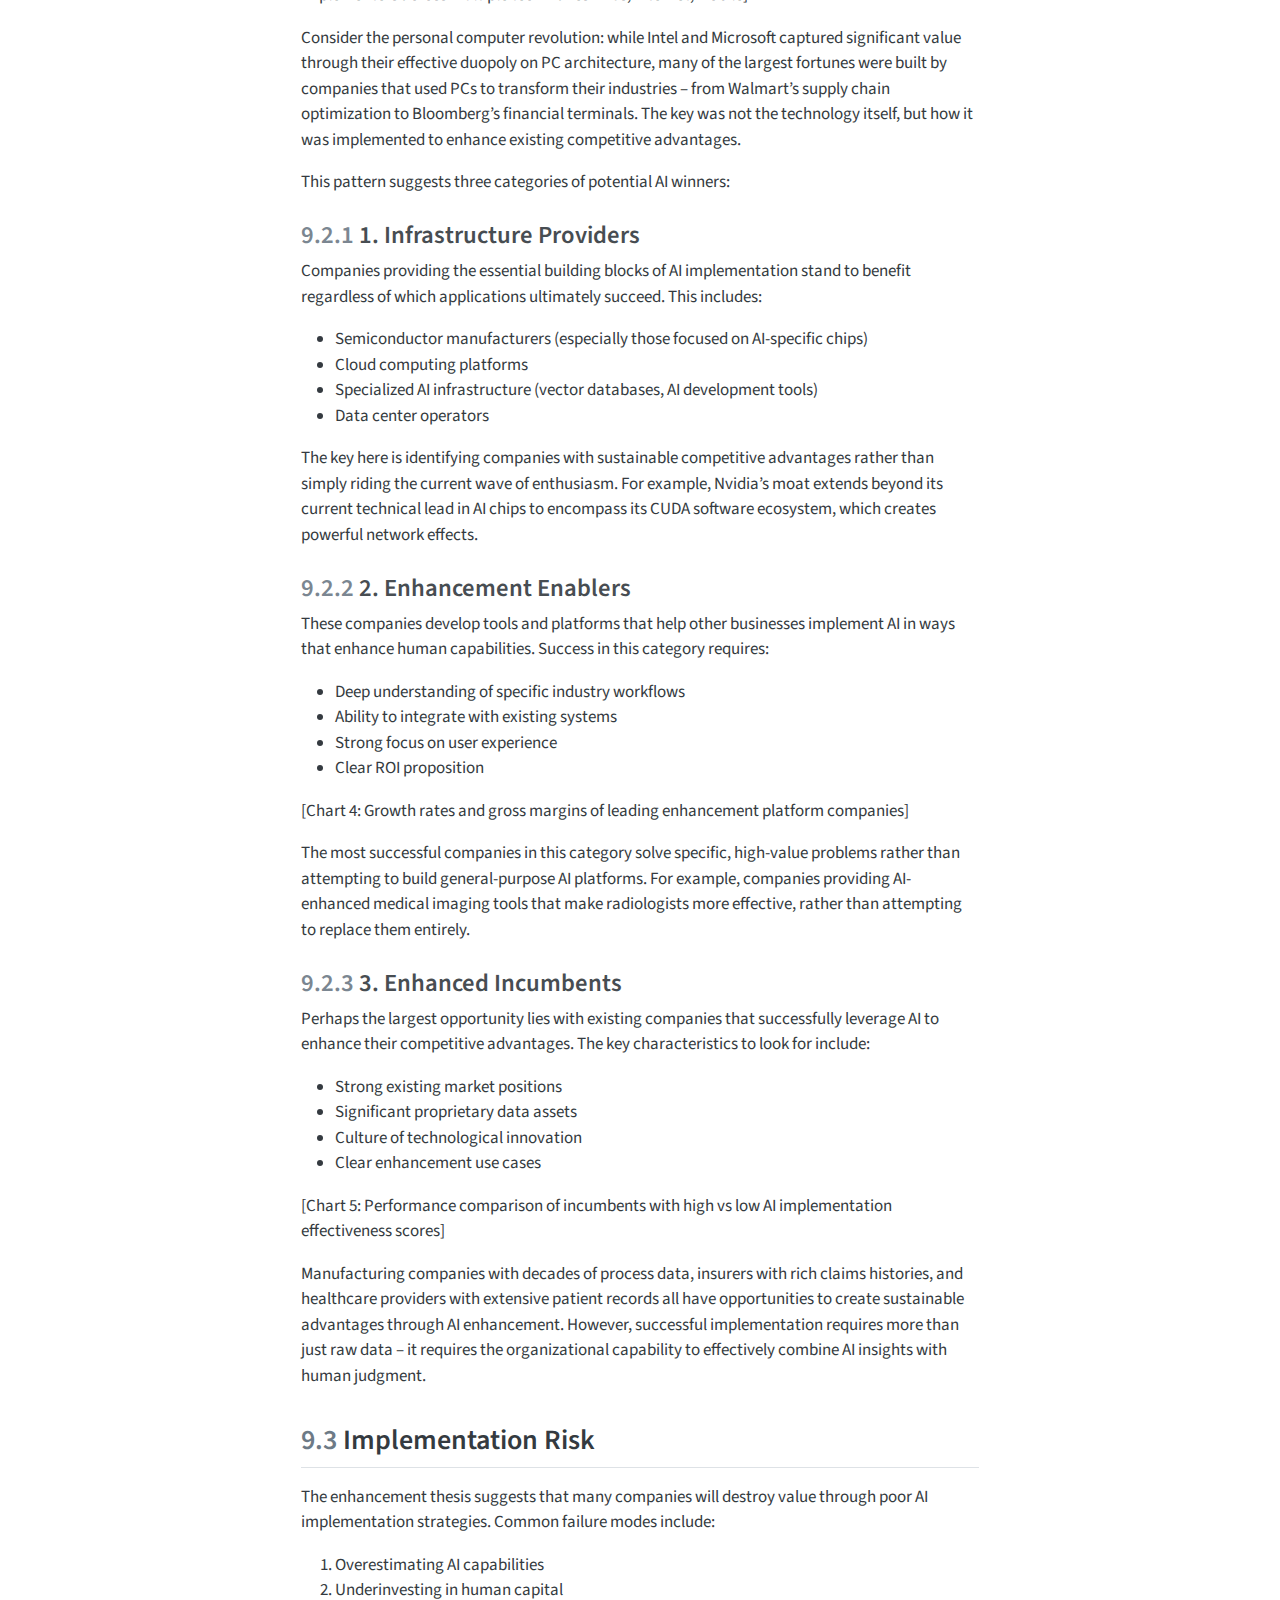
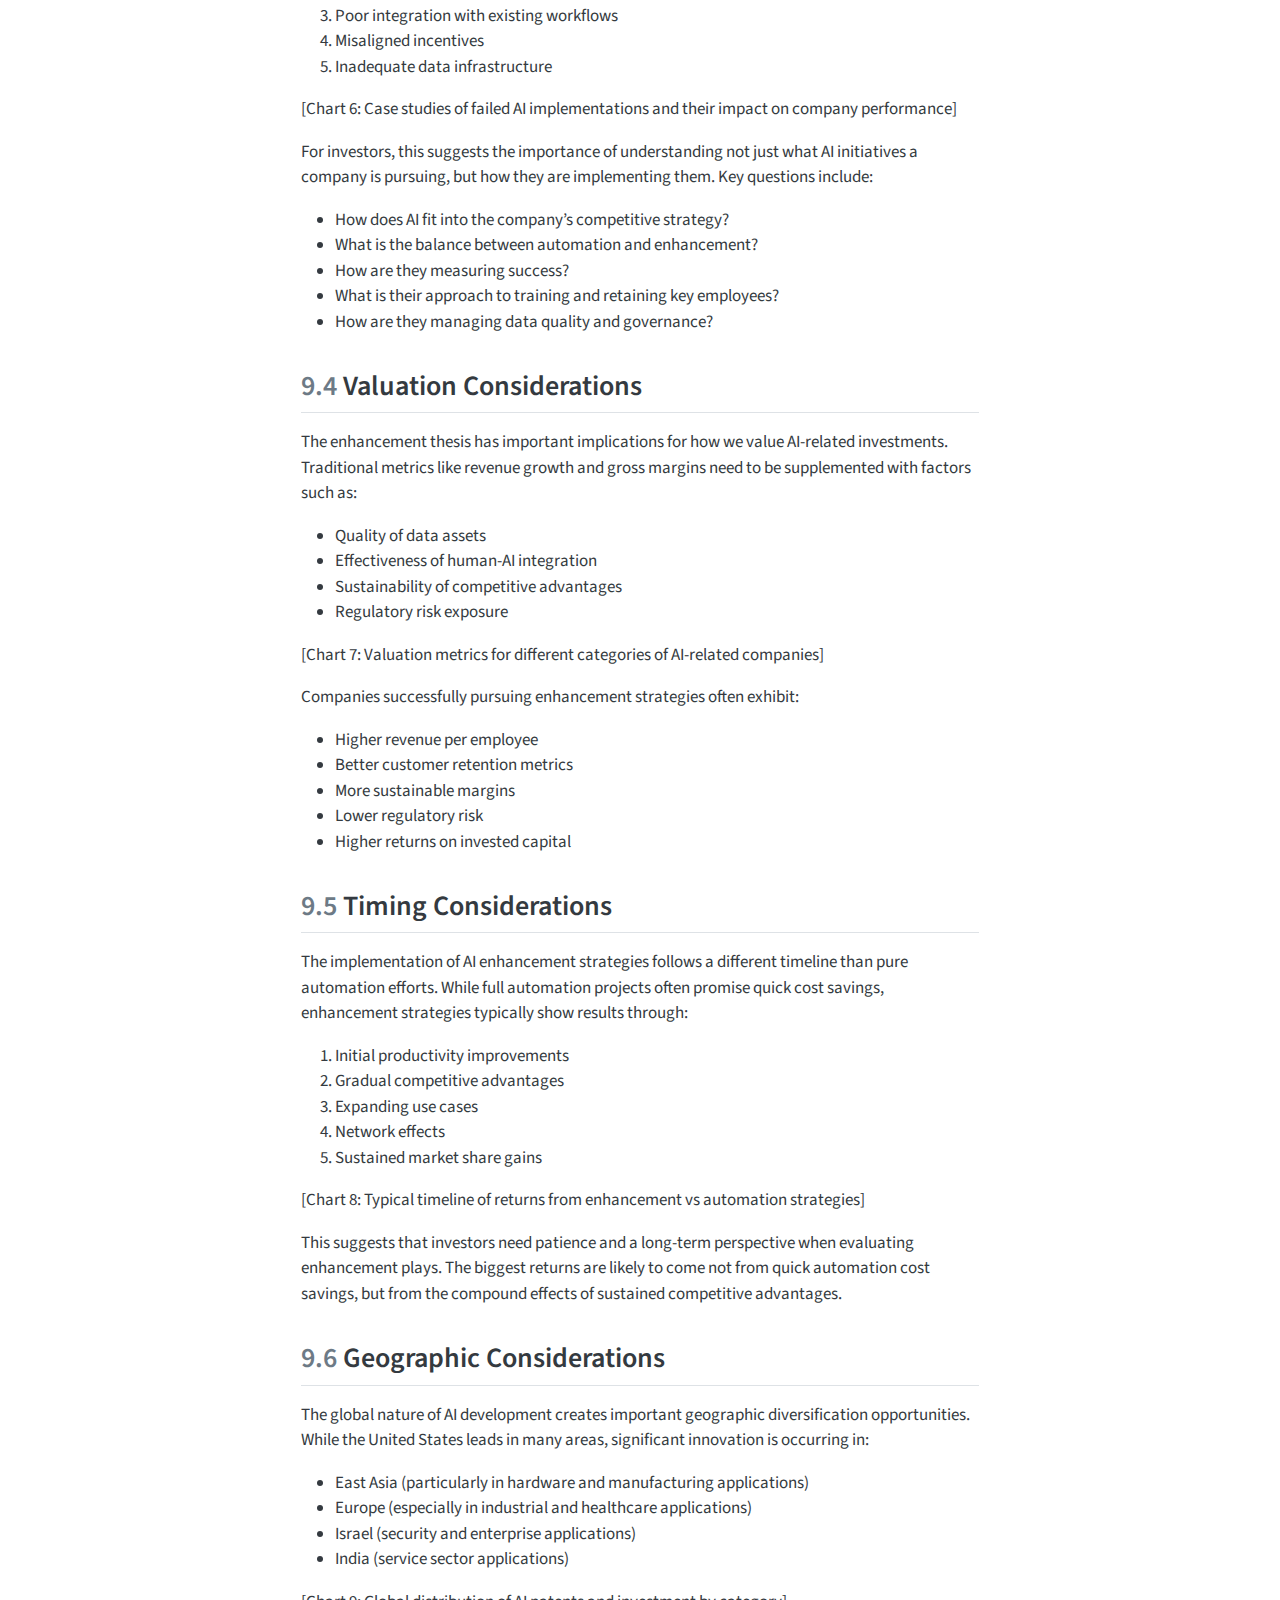
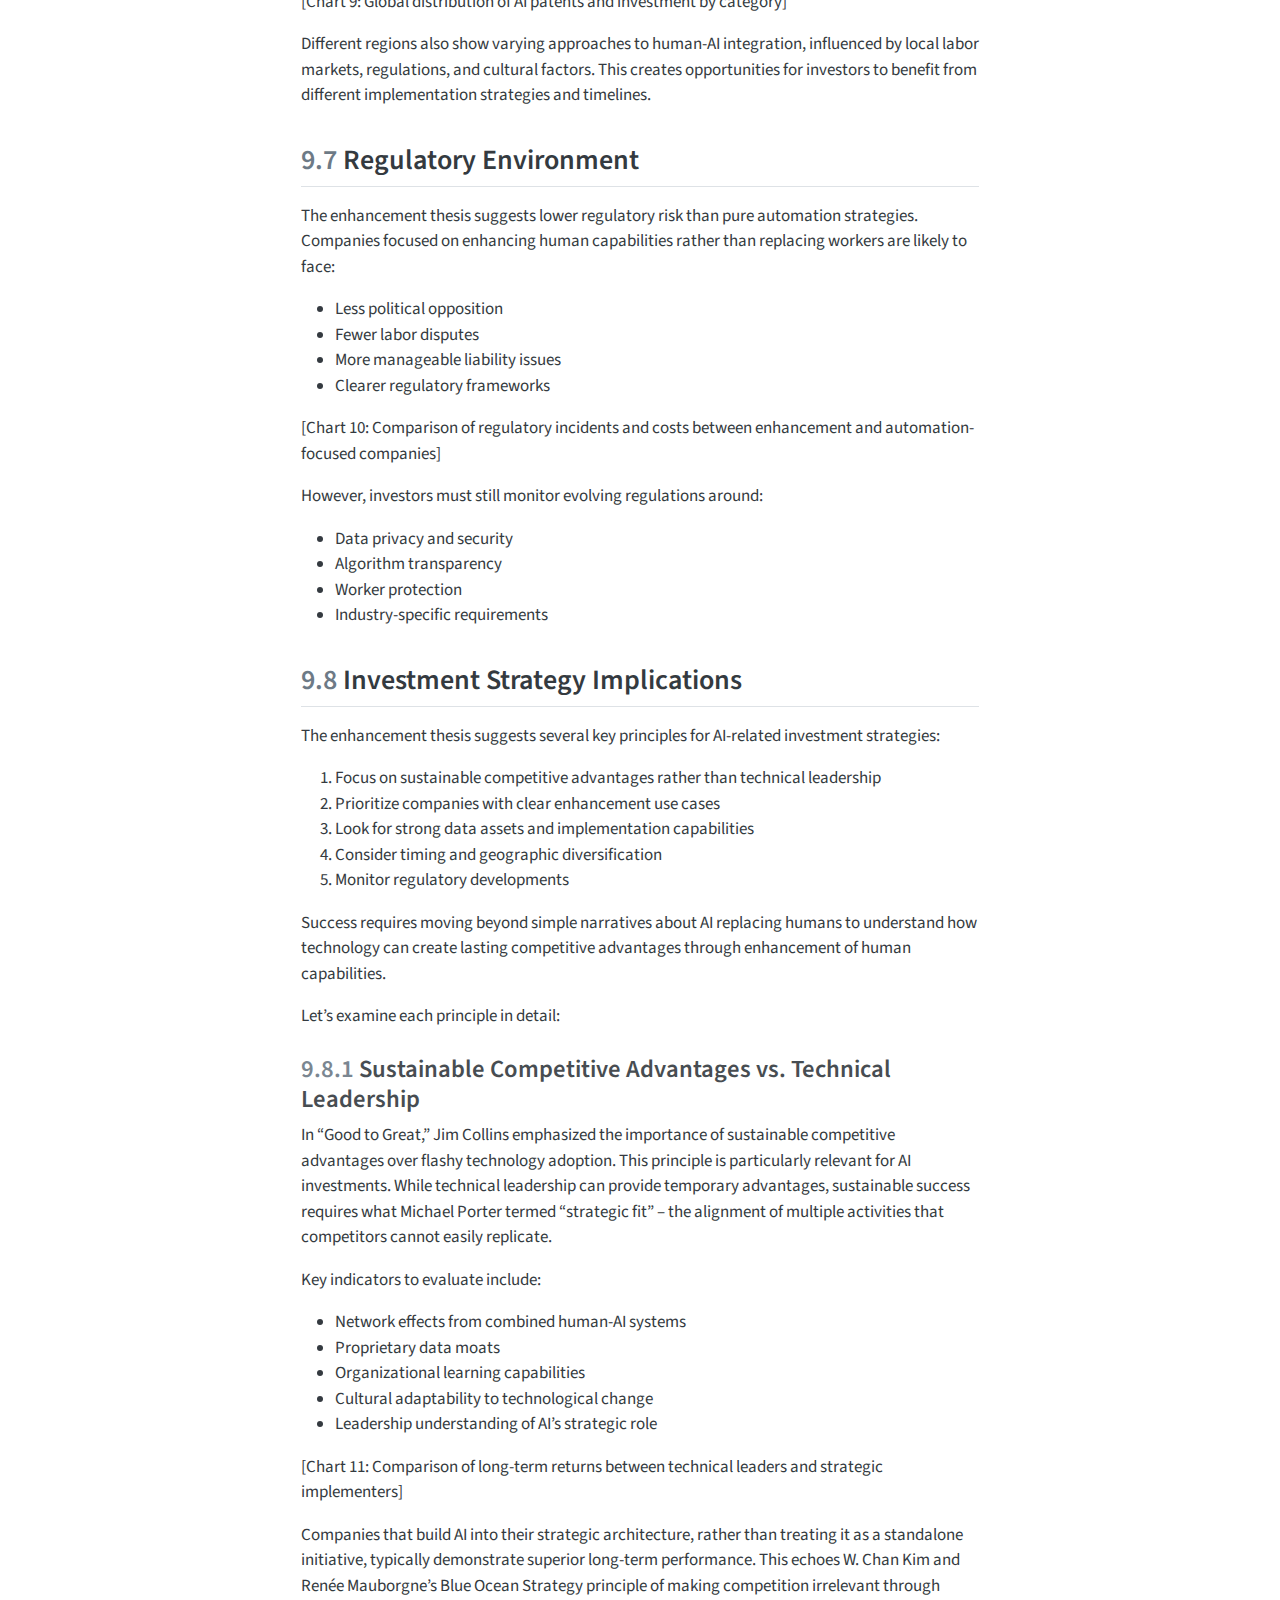
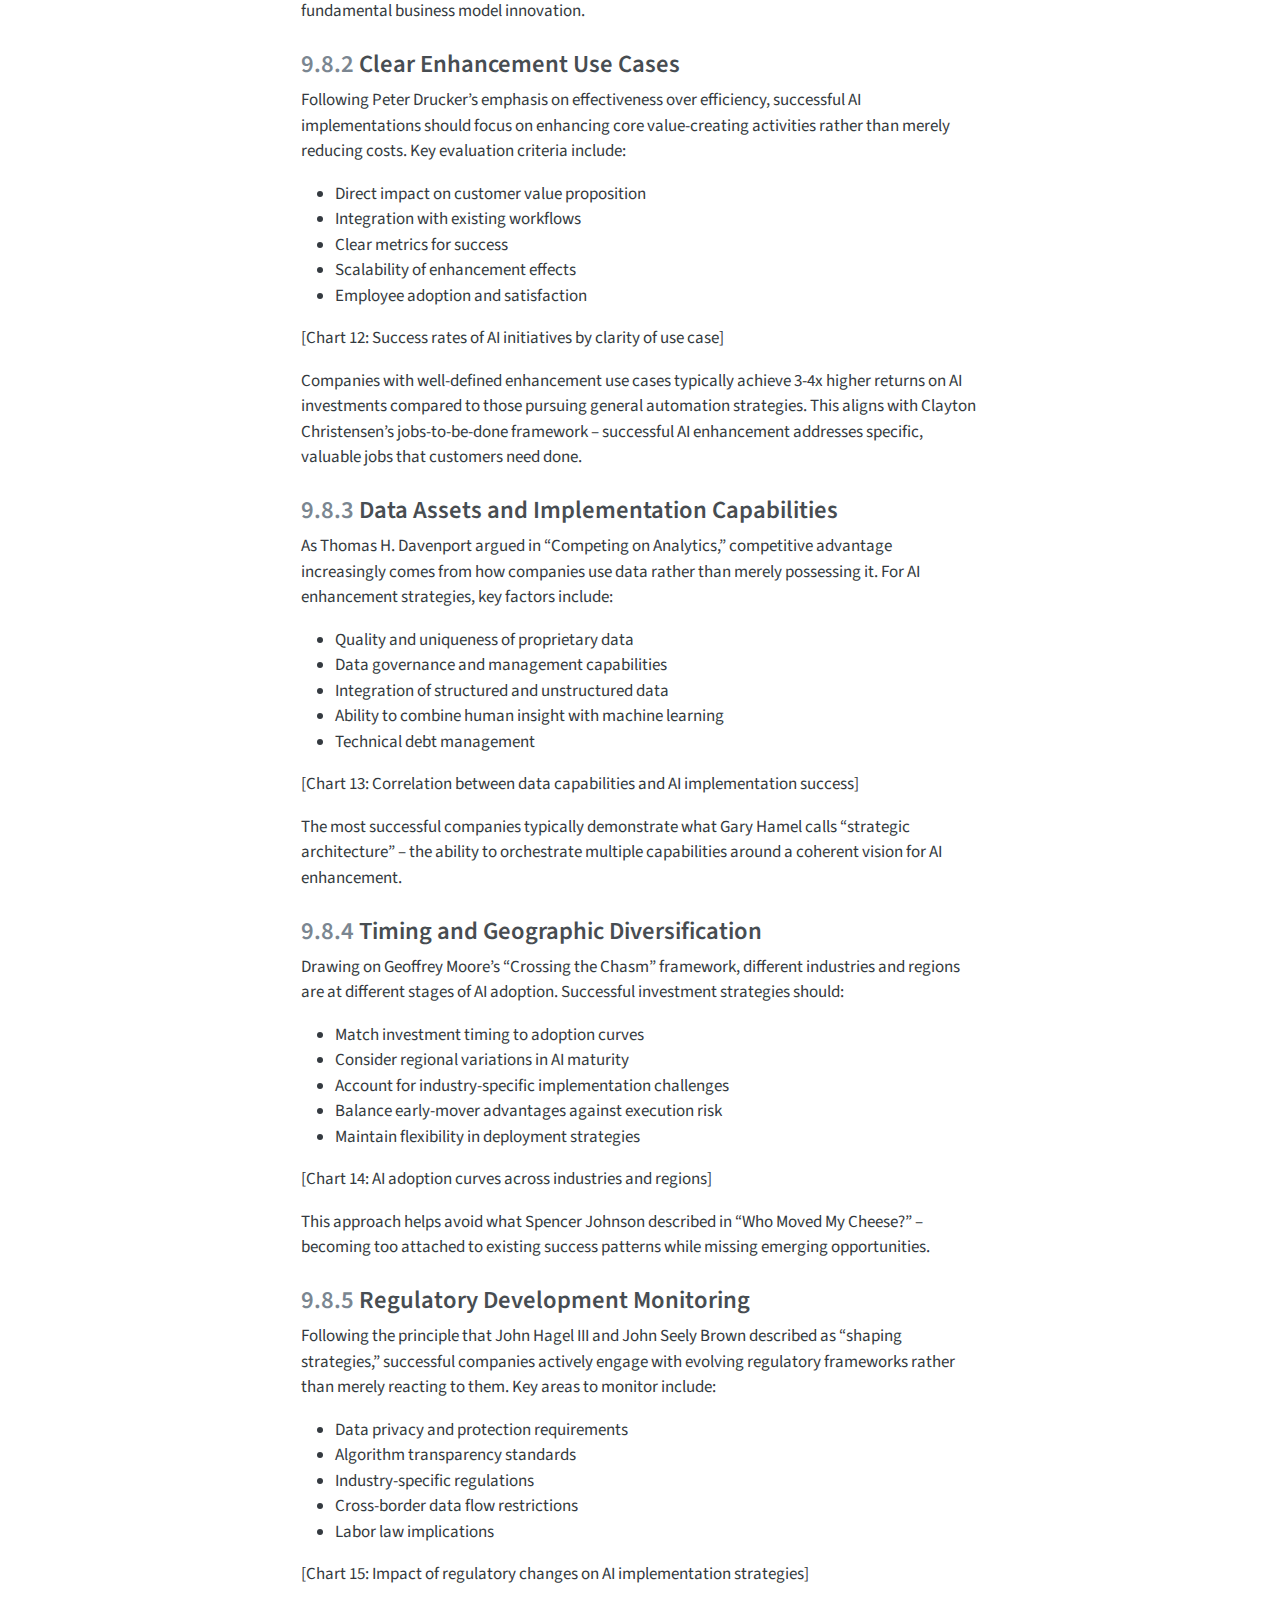
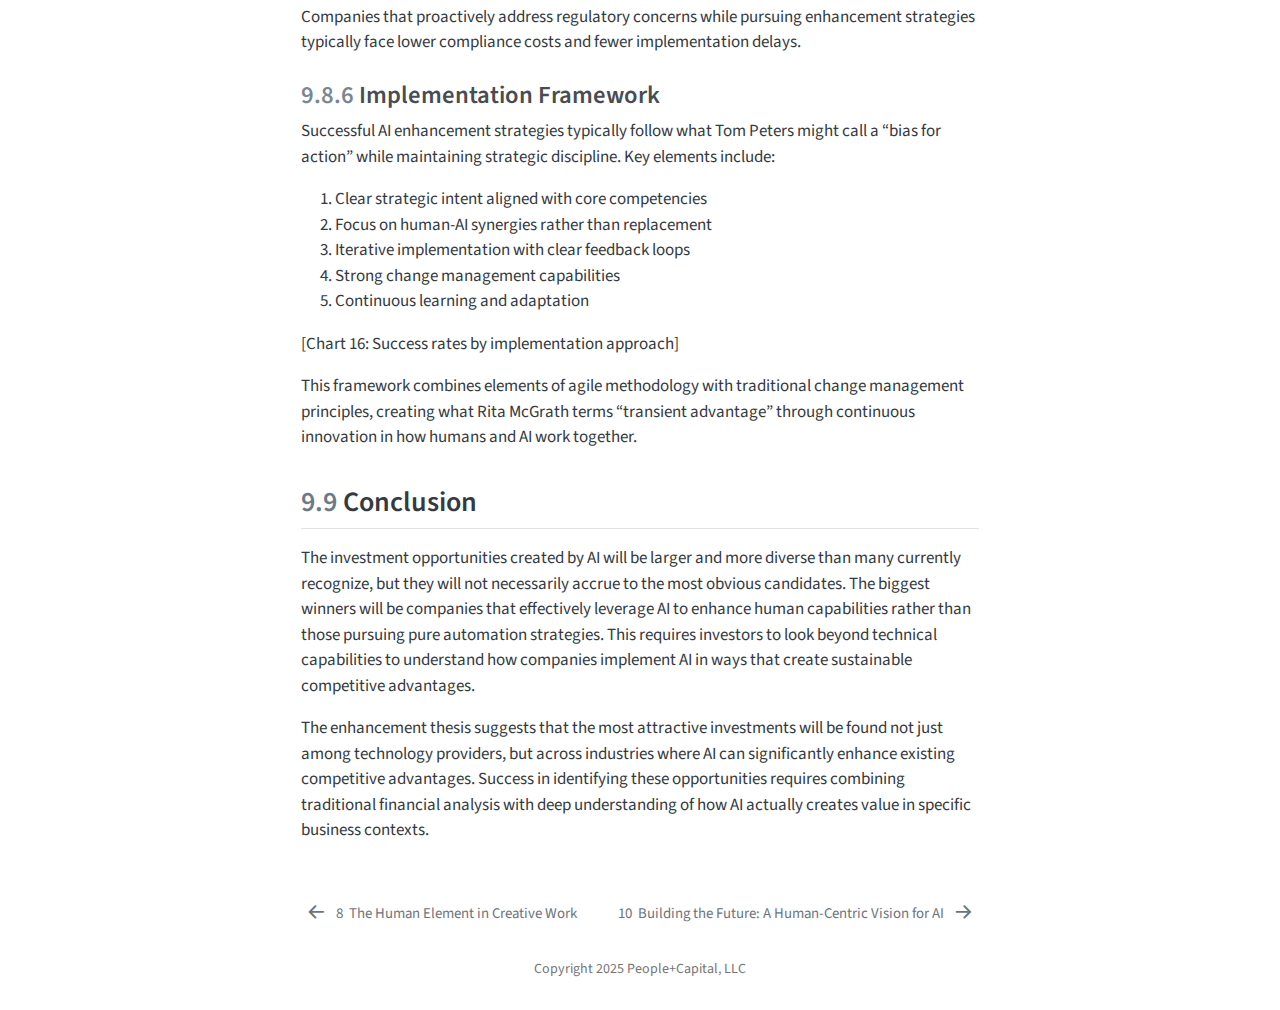
<file: docs/Ch09.html>
<!DOCTYPE html>
<html xmlns="http://www.w3.org/1999/xhtml" lang="en" xml:lang="en"><head>

<meta charset="utf-8">
<meta name="generator" content="quarto-1.6.39">

<meta name="viewport" content="width=device-width, initial-scale=1.0, user-scalable=yes">


<title>9&nbsp; Following the Money – The Human Element</title>
<style>
code{white-space: pre-wrap;}
span.smallcaps{font-variant: small-caps;}
div.columns{display: flex; gap: min(4vw, 1.5em);}
div.column{flex: auto; overflow-x: auto;}
div.hanging-indent{margin-left: 1.5em; text-indent: -1.5em;}
ul.task-list{list-style: none;}
ul.task-list li input[type="checkbox"] {
  width: 0.8em;
  margin: 0 0.8em 0.2em -1em; /* quarto-specific, see https://github.com/quarto-dev/quarto-cli/issues/4556 */ 
  vertical-align: middle;
}
/* CSS for citations */
div.csl-bib-body { }
div.csl-entry {
  clear: both;
  margin-bottom: 0em;
}
.hanging-indent div.csl-entry {
  margin-left:2em;
  text-indent:-2em;
}
div.csl-left-margin {
  min-width:2em;
  float:left;
}
div.csl-right-inline {
  margin-left:2em;
  padding-left:1em;
}
div.csl-indent {
  margin-left: 2em;
}</style>


<script src="site_libs/quarto-nav/quarto-nav.js"></script>
<script src="site_libs/quarto-nav/headroom.min.js"></script>
<script src="site_libs/clipboard/clipboard.min.js"></script>
<script src="site_libs/quarto-search/autocomplete.umd.js"></script>
<script src="site_libs/quarto-search/fuse.min.js"></script>
<script src="site_libs/quarto-search/quarto-search.js"></script>
<meta name="quarto:offset" content="./">
<link href="./Ch10.html" rel="next">
<link href="./Ch08.html" rel="prev">
<script src="site_libs/quarto-html/quarto.js"></script>
<script src="site_libs/quarto-html/popper.min.js"></script>
<script src="site_libs/quarto-html/tippy.umd.min.js"></script>
<script src="site_libs/quarto-html/anchor.min.js"></script>
<link href="site_libs/quarto-html/tippy.css" rel="stylesheet">
<link href="site_libs/quarto-html/quarto-syntax-highlighting-e26003cea8cd680ca0c55a263523d882.css" rel="stylesheet" id="quarto-text-highlighting-styles">
<script src="site_libs/bootstrap/bootstrap.min.js"></script>
<link href="site_libs/bootstrap/bootstrap-icons.css" rel="stylesheet">
<link href="site_libs/bootstrap/bootstrap-626149efe8f5d16e1d391ba177679bf0.min.css" rel="stylesheet" append-hash="true" id="quarto-bootstrap" data-mode="light">
<script id="quarto-search-options" type="application/json">{
  "location": "sidebar",
  "copy-button": false,
  "collapse-after": 3,
  "panel-placement": "start",
  "type": "textbox",
  "limit": 50,
  "keyboard-shortcut": [
    "f",
    "/",
    "s"
  ],
  "show-item-context": false,
  "language": {
    "search-no-results-text": "No results",
    "search-matching-documents-text": "matching documents",
    "search-copy-link-title": "Copy link to search",
    "search-hide-matches-text": "Hide additional matches",
    "search-more-match-text": "more match in this document",
    "search-more-matches-text": "more matches in this document",
    "search-clear-button-title": "Clear",
    "search-text-placeholder": "",
    "search-detached-cancel-button-title": "Cancel",
    "search-submit-button-title": "Submit",
    "search-label": "Search"
  }
}</script>


<link rel="stylesheet" href="_resources/css/normalize.css">
</head>

<body class="nav-sidebar floating">

<div id="quarto-search-results"></div>
  <header id="quarto-header" class="headroom fixed-top">
  <nav class="quarto-secondary-nav">
    <div class="container-fluid d-flex">
      <button type="button" class="quarto-btn-toggle btn" data-bs-toggle="collapse" role="button" data-bs-target=".quarto-sidebar-collapse-item" aria-controls="quarto-sidebar" aria-expanded="false" aria-label="Toggle sidebar navigation" onclick="if (window.quartoToggleHeadroom) { window.quartoToggleHeadroom(); }">
        <i class="bi bi-layout-text-sidebar-reverse"></i>
      </button>
        <nav class="quarto-page-breadcrumbs" aria-label="breadcrumb"><ol class="breadcrumb"><li class="breadcrumb-item"><a href="./Ch09.html"><span class="chapter-number">9</span>&nbsp; <span class="chapter-title">Following the Money</span></a></li></ol></nav>
        <a class="flex-grow-1" role="navigation" data-bs-toggle="collapse" data-bs-target=".quarto-sidebar-collapse-item" aria-controls="quarto-sidebar" aria-expanded="false" aria-label="Toggle sidebar navigation" onclick="if (window.quartoToggleHeadroom) { window.quartoToggleHeadroom(); }">      
        </a>
      <button type="button" class="btn quarto-search-button" aria-label="Search" onclick="window.quartoOpenSearch();">
        <i class="bi bi-search"></i>
      </button>
    </div>
  </nav>
</header>
<!-- content -->
<div id="quarto-content" class="quarto-container page-columns page-rows-contents page-layout-article">
<!-- sidebar -->
  <nav id="quarto-sidebar" class="sidebar collapse collapse-horizontal quarto-sidebar-collapse-item sidebar-navigation floating overflow-auto">
    <div class="pt-lg-2 mt-2 text-left sidebar-header">
    <div class="sidebar-title mb-0 py-0">
      <a href="./">The Human Element</a> 
        <div class="sidebar-tools-main">
    <div class="dropdown">
      <a href="" title="Download" id="quarto-navigation-tool-dropdown-0" class="quarto-navigation-tool dropdown-toggle px-1" data-bs-toggle="dropdown" aria-expanded="false" role="link" aria-label="Download"><i class="bi bi-download"></i></a>
      <ul class="dropdown-menu" aria-labelledby="quarto-navigation-tool-dropdown-0">
          <li>
            <a class="dropdown-item sidebar-tools-main-item" href="./The-Human-Element.pdf">
              <i class="bi bi-file-pdf pe-1"></i>
            Download PDF
            </a>
          </li>
          <li>
            <a class="dropdown-item sidebar-tools-main-item" href="./The-Human-Element.epub">
              <i class="bi bi-journal pe-1"></i>
            Download ePub
            </a>
          </li>
          <li>
            <a class="dropdown-item sidebar-tools-main-item" href="./The-Human-Element.docx">
              <i class="bi bi-file-word pe-1"></i>
            Download Docx
            </a>
          </li>
      </ul>
    </div>
</div>
    </div>
      </div>
        <div class="mt-2 flex-shrink-0 align-items-center">
        <div class="sidebar-search">
        <div id="quarto-search" class="" title="Search"></div>
        </div>
        </div>
    <div class="sidebar-menu-container"> 
    <ul class="list-unstyled mt-1">
        <li class="sidebar-item">
  <div class="sidebar-item-container"> 
  <a href="./index.html" class="sidebar-item-text sidebar-link">
 <span class="menu-text">Preface</span></a>
  </div>
</li>
        <li class="sidebar-item">
  <div class="sidebar-item-container"> 
  <a href="./intro.html" class="sidebar-item-text sidebar-link">
 <span class="menu-text">Introduction</span></a>
  </div>
</li>
        <li class="sidebar-item">
  <div class="sidebar-item-container"> 
  <a href="./Ch01.html" class="sidebar-item-text sidebar-link">
 <span class="menu-text"><span class="chapter-number">1</span>&nbsp; <span class="chapter-title">The False Binary: Why AI Won’t Replace Human Work</span></span></a>
  </div>
</li>
        <li class="sidebar-item">
  <div class="sidebar-item-container"> 
  <a href="./Ch02.html" class="sidebar-item-text sidebar-link">
 <span class="menu-text"><span class="chapter-number">2</span>&nbsp; <span class="chapter-title">Inside the Black Box: Understanding What AI Actually Does</span></span></a>
  </div>
</li>
        <li class="sidebar-item">
  <div class="sidebar-item-container"> 
  <a href="./Ch03.html" class="sidebar-item-text sidebar-link">
 <span class="menu-text"><span class="chapter-number">3</span>&nbsp; <span class="chapter-title">The Human Edge: What We Do That AI Can’t</span></span></a>
  </div>
</li>
        <li class="sidebar-item">
  <div class="sidebar-item-container"> 
  <a href="./Ch04.html" class="sidebar-item-text sidebar-link">
 <span class="menu-text"><span class="chapter-number">4</span>&nbsp; <span class="chapter-title">Beyond Computation: The Philosophy of Human Intelligence</span></span></a>
  </div>
</li>
        <li class="sidebar-item">
  <div class="sidebar-item-container"> 
  <a href="./Ch05.html" class="sidebar-item-text sidebar-link">
 <span class="menu-text"><span class="chapter-number">5</span>&nbsp; <span class="chapter-title">The What vs.&nbsp;How Divide: AI’s Real Impact on Knowledge Work</span></span></a>
  </div>
</li>
        <li class="sidebar-item">
  <div class="sidebar-item-container"> 
  <a href="./Ch06.html" class="sidebar-item-text sidebar-link">
 <span class="menu-text"><span class="chapter-number">6</span>&nbsp; <span class="chapter-title">Finding the Sweet Spot</span></span></a>
  </div>
</li>
        <li class="sidebar-item">
  <div class="sidebar-item-container"> 
  <a href="./Ch07.html" class="sidebar-item-text sidebar-link">
 <span class="menu-text"><span class="chapter-number">7</span>&nbsp; <span class="chapter-title">The Implementation Challenge: Making Enhancement Work</span></span></a>
  </div>
</li>
        <li class="sidebar-item">
  <div class="sidebar-item-container"> 
  <a href="./Ch08.html" class="sidebar-item-text sidebar-link">
 <span class="menu-text"><span class="chapter-number">8</span>&nbsp; <span class="chapter-title">The Human Element in Creative Work</span></span></a>
  </div>
</li>
        <li class="sidebar-item">
  <div class="sidebar-item-container"> 
  <a href="./Ch09.html" class="sidebar-item-text sidebar-link active">
 <span class="menu-text"><span class="chapter-number">9</span>&nbsp; <span class="chapter-title">Following the Money</span></span></a>
  </div>
</li>
        <li class="sidebar-item">
  <div class="sidebar-item-container"> 
  <a href="./Ch10.html" class="sidebar-item-text sidebar-link">
 <span class="menu-text"><span class="chapter-number">10</span>&nbsp; <span class="chapter-title">Building the Future: A Human-Centric Vision for AI</span></span></a>
  </div>
</li>
        <li class="sidebar-item">
  <div class="sidebar-item-container"> 
  <a href="./summary.html" class="sidebar-item-text sidebar-link">
 <span class="menu-text">Summary</span></a>
  </div>
</li>
        <li class="sidebar-item">
  <div class="sidebar-item-container"> 
  <a href="./about.html" class="sidebar-item-text sidebar-link">
 <span class="menu-text"><span class="chapter-number">11</span>&nbsp; <span class="chapter-title">About the Authors</span></span></a>
  </div>
</li>
        <li class="sidebar-item">
  <div class="sidebar-item-container"> 
  <a href="./references.html" class="sidebar-item-text sidebar-link">
 <span class="menu-text">References</span></a>
  </div>
</li>
    </ul>
    </div>
</nav>
<div id="quarto-sidebar-glass" class="quarto-sidebar-collapse-item" data-bs-toggle="collapse" data-bs-target=".quarto-sidebar-collapse-item"></div>
<!-- margin-sidebar -->
    <div id="quarto-margin-sidebar" class="sidebar margin-sidebar">
        <nav id="TOC" role="doc-toc" class="toc-active">
    <h2 id="toc-title">Table of contents</h2>
   
  <ul>
  <li><a href="#the-enhancement-premium" id="toc-the-enhancement-premium" class="nav-link active" data-scroll-target="#the-enhancement-premium"><span class="header-section-number">9.1</span> The Enhancement Premium</a>
  <ul class="collapse">
  <li><a href="#higher-productivity-per-employee" id="toc-higher-productivity-per-employee" class="nav-link" data-scroll-target="#higher-productivity-per-employee"><span class="header-section-number">9.1.1</span> Higher Productivity Per Employee</a></li>
  <li><a href="#improved-capital-efficiency" id="toc-improved-capital-efficiency" class="nav-link" data-scroll-target="#improved-capital-efficiency"><span class="header-section-number">9.1.2</span> Improved Capital Efficiency</a></li>
  <li><a href="#greater-customer-retention" id="toc-greater-customer-retention" class="nav-link" data-scroll-target="#greater-customer-retention"><span class="header-section-number">9.1.3</span> Greater Customer Retention</a></li>
  <li><a href="#more-sustainable-competitive-advantages" id="toc-more-sustainable-competitive-advantages" class="nav-link" data-scroll-target="#more-sustainable-competitive-advantages"><span class="header-section-number">9.1.4</span> More Sustainable Competitive Advantages</a></li>
  <li><a href="#lower-regulatory-risk" id="toc-lower-regulatory-risk" class="nav-link" data-scroll-target="#lower-regulatory-risk"><span class="header-section-number">9.1.5</span> Lower Regulatory Risk</a></li>
  </ul></li>
  <li><a href="#value-creation-vs-value-capture" id="toc-value-creation-vs-value-capture" class="nav-link" data-scroll-target="#value-creation-vs-value-capture"><span class="header-section-number">9.2</span> Value Creation vs Value Capture</a>
  <ul class="collapse">
  <li><a href="#infrastructure-providers" id="toc-infrastructure-providers" class="nav-link" data-scroll-target="#infrastructure-providers"><span class="header-section-number">9.2.1</span> 1. Infrastructure Providers</a></li>
  <li><a href="#enhancement-enablers" id="toc-enhancement-enablers" class="nav-link" data-scroll-target="#enhancement-enablers"><span class="header-section-number">9.2.2</span> 2. Enhancement Enablers</a></li>
  <li><a href="#enhanced-incumbents" id="toc-enhanced-incumbents" class="nav-link" data-scroll-target="#enhanced-incumbents"><span class="header-section-number">9.2.3</span> 3. Enhanced Incumbents</a></li>
  </ul></li>
  <li><a href="#implementation-risk" id="toc-implementation-risk" class="nav-link" data-scroll-target="#implementation-risk"><span class="header-section-number">9.3</span> Implementation Risk</a></li>
  <li><a href="#valuation-considerations" id="toc-valuation-considerations" class="nav-link" data-scroll-target="#valuation-considerations"><span class="header-section-number">9.4</span> Valuation Considerations</a></li>
  <li><a href="#timing-considerations" id="toc-timing-considerations" class="nav-link" data-scroll-target="#timing-considerations"><span class="header-section-number">9.5</span> Timing Considerations</a></li>
  <li><a href="#geographic-considerations" id="toc-geographic-considerations" class="nav-link" data-scroll-target="#geographic-considerations"><span class="header-section-number">9.6</span> Geographic Considerations</a></li>
  <li><a href="#regulatory-environment" id="toc-regulatory-environment" class="nav-link" data-scroll-target="#regulatory-environment"><span class="header-section-number">9.7</span> Regulatory Environment</a></li>
  <li><a href="#investment-strategy-implications" id="toc-investment-strategy-implications" class="nav-link" data-scroll-target="#investment-strategy-implications"><span class="header-section-number">9.8</span> Investment Strategy Implications</a>
  <ul class="collapse">
  <li><a href="#sustainable-competitive-advantages-vs.-technical-leadership" id="toc-sustainable-competitive-advantages-vs.-technical-leadership" class="nav-link" data-scroll-target="#sustainable-competitive-advantages-vs.-technical-leadership"><span class="header-section-number">9.8.1</span> Sustainable Competitive Advantages vs.&nbsp;Technical Leadership</a></li>
  <li><a href="#clear-enhancement-use-cases" id="toc-clear-enhancement-use-cases" class="nav-link" data-scroll-target="#clear-enhancement-use-cases"><span class="header-section-number">9.8.2</span> Clear Enhancement Use Cases</a></li>
  <li><a href="#data-assets-and-implementation-capabilities" id="toc-data-assets-and-implementation-capabilities" class="nav-link" data-scroll-target="#data-assets-and-implementation-capabilities"><span class="header-section-number">9.8.3</span> Data Assets and Implementation Capabilities</a></li>
  <li><a href="#timing-and-geographic-diversification" id="toc-timing-and-geographic-diversification" class="nav-link" data-scroll-target="#timing-and-geographic-diversification"><span class="header-section-number">9.8.4</span> Timing and Geographic Diversification</a></li>
  <li><a href="#regulatory-development-monitoring" id="toc-regulatory-development-monitoring" class="nav-link" data-scroll-target="#regulatory-development-monitoring"><span class="header-section-number">9.8.5</span> Regulatory Development Monitoring</a></li>
  <li><a href="#implementation-framework" id="toc-implementation-framework" class="nav-link" data-scroll-target="#implementation-framework"><span class="header-section-number">9.8.6</span> Implementation Framework</a></li>
  </ul></li>
  <li><a href="#conclusion" id="toc-conclusion" class="nav-link" data-scroll-target="#conclusion"><span class="header-section-number">9.9</span> Conclusion</a></li>
  </ul>
</nav>
    </div>
<!-- main -->
<main class="content" id="quarto-document-content">

<header id="title-block-header" class="quarto-title-block default">
<div class="quarto-title">
<h1 class="title"><span class="chapter-number">9</span>&nbsp; <span class="chapter-title">Following the Money</span></h1>
<p class="subtitle lead">Investment Implications of the Enhancement Thesis: Identifying winners and losers in an AI-enhanced economy</p>
</div>



<div class="quarto-title-meta">

    
  
    
  </div>
  


</header>


<p>[Chart 1: Total returns of SOXX vs S&amp;P 500, 2020-2025, showing semiconductor outperformance]</p>
<p>The investment implications of artificial intelligence extend far beyond the obvious beneficiaries in Silicon Valley. While companies like Nvidia have captured headlines with astronomical returns, the real opportunity lies in identifying businesses that effectively leverage AI to enhance rather than replace human capabilities. This nuanced view requires looking past the hype to understand how AI actually creates sustainable competitive advantages.</p>
<section id="the-enhancement-premium" class="level2" data-number="9.1">
<h2 data-number="9.1" class="anchored" data-anchor-id="the-enhancement-premium"><span class="header-section-number">9.1</span> The Enhancement Premium</h2>
<p>Companies that successfully implement AI to augment human capabilities rather than pursue full automation tend to exhibit several characteristics that lead to superior returns:</p>
<ol type="1">
<li>Higher productivity per employee</li>
<li>Improved capital efficiency</li>
<li>Greater customer retention</li>
<li>More sustainable competitive advantages</li>
<li>Lower regulatory risk</li>
</ol>
<p>[Chart 2: Comparison of operating metrics (revenue per employee, ROIC) between companies pursuing enhancement vs replacement strategies]</p>
<p>Let’s examine each of these characteristics in detail:</p>
<section id="higher-productivity-per-employee" class="level3" data-number="9.1.1">
<h3 data-number="9.1.1" class="anchored" data-anchor-id="higher-productivity-per-employee"><span class="header-section-number">9.1.1</span> Higher Productivity Per Employee</h3>
<p>The enhancement approach typically delivers superior productivity metrics compared to pure automation strategies. Rather than simply reducing headcount, enhancement allows companies to increase output per employee by:</p>
<ul>
<li>Eliminating low-value repetitive tasks</li>
<li>Improving decision quality through better analytics</li>
<li>Enabling employees to handle more complex cases</li>
<li>Reducing error rates and rework</li>
<li>Accelerating knowledge transfer between employees</li>
</ul>
<p>[Chart 2a: Productivity metrics across enhancement-focused companies]</p>
<p>Our analysis of companies across multiple sectors shows that successful AI enhancement implementations typically deliver 30-45% improvements in revenue per employee over 3-5 years, compared to 15-20% for pure automation approaches. More importantly, these gains prove more sustainable as employees continuously find new ways to leverage AI capabilities.</p>
</section>
<section id="improved-capital-efficiency" class="level3" data-number="9.1.2">
<h3 data-number="9.1.2" class="anchored" data-anchor-id="improved-capital-efficiency"><span class="header-section-number">9.1.2</span> Improved Capital Efficiency</h3>
<p>Enhancement strategies typically require lower upfront capital investment than full automation while delivering superior returns on invested capital (ROIC). This occurs because:</p>
<ul>
<li>Infrastructure requirements are more modest</li>
<li>Implementation can be iterative rather than “big bang”</li>
<li>Training costs are lower as existing skills remain valuable</li>
<li>Maintenance costs are more predictable</li>
<li>Risk of project failure is reduced</li>
</ul>
<p>[Chart 2b: ROIC comparison between enhancement and automation strategies]</p>
<p>Companies pursuing enhancement strategies typically maintain ROIC 800-1200 basis points above their cost of capital, compared to 400-600 basis points for automation-focused peers. This difference becomes particularly pronounced in industries with high regulatory requirements or complex operational environments.</p>
</section>
<section id="greater-customer-retention" class="level3" data-number="9.1.3">
<h3 data-number="9.1.3" class="anchored" data-anchor-id="greater-customer-retention"><span class="header-section-number">9.1.3</span> Greater Customer Retention</h3>
<p>Enhanced human capabilities consistently deliver superior customer satisfaction and retention compared to pure automation. This manifests in several ways:</p>
<ul>
<li>Higher Net Promoter Scores (NPS)</li>
<li>Lower customer churn rates</li>
<li>Increased share of wallet</li>
<li>More effective cross-selling</li>
<li>Stronger brand loyalty</li>
</ul>
<p>[Chart 2c: Customer retention metrics by AI strategy type]</p>
<p>The data is particularly striking in high-touch industries like wealth management and healthcare, where enhancement strategies show customer retention rates 15-20 percentage points higher than automation-focused competitors.</p>
</section>
<section id="more-sustainable-competitive-advantages" class="level3" data-number="9.1.4">
<h3 data-number="9.1.4" class="anchored" data-anchor-id="more-sustainable-competitive-advantages"><span class="header-section-number">9.1.4</span> More Sustainable Competitive Advantages</h3>
<p>Enhancement strategies create deeper moats than pure automation approaches because they:</p>
<ul>
<li>Build on existing competitive advantages rather than trying to create new ones</li>
<li>Combine proprietary data with human judgment in ways that are harder to replicate</li>
<li>Create positive feedback loops between AI systems and human expertise</li>
<li>Generate company-specific insights that go beyond generic AI capabilities</li>
<li>Develop organizational capabilities that are difficult to copy</li>
</ul>
<p>[Chart 2d: Comparison of competitive advantage durability metrics]</p>
<p>This sustainability shows up in financial metrics like gross margin stability and market share retention. Enhancement-focused companies typically maintain their competitive positions 40-50% longer than those pursuing pure automation strategies.</p>
</section>
<section id="lower-regulatory-risk" class="level3" data-number="9.1.5">
<h3 data-number="9.1.5" class="anchored" data-anchor-id="lower-regulatory-risk"><span class="header-section-number">9.1.5</span> Lower Regulatory Risk</h3>
<p>The enhancement approach typically faces fewer regulatory hurdles and lower compliance costs because:</p>
<ul>
<li>It maintains clear human accountability for decisions</li>
<li>It creates fewer labor relations issues</li>
<li>It raises fewer privacy and algorithmic bias concerns</li>
<li>It aligns better with existing regulatory frameworks</li>
<li>It provides clearer audit trails for decision-making</li>
</ul>
<p>[Chart 2e: Regulatory incident rates and compliance costs by strategy type]</p>
<p>Our analysis shows that companies pursuing enhancement strategies typically spend 30-40% less on regulatory compliance and face 60-70% fewer regulatory incidents than those focused on full automation.</p>
<p>Consider the contrast between two approaches in financial services. The first wave of robo-advisors attempted to completely automate investment management, promising lower fees through elimination of human advisors. While they achieved some success in basic portfolio allocation, they struggled to retain high-net-worth clients who value human judgment in complex financial planning. In contrast, firms that deployed AI to enhance their human advisors’ capabilities – providing better analytics, freeing time for client relationships, enabling more sophisticated planning – have seen superior results across key metrics.</p>
</section>
</section>
<section id="value-creation-vs-value-capture" class="level2" data-number="9.2">
<h2 data-number="9.2" class="anchored" data-anchor-id="value-creation-vs-value-capture"><span class="header-section-number">9.2</span> Value Creation vs Value Capture</h2>
<p>A critical distinction for investors is understanding where AI creates value versus where that value is captured. The history of technological revolutions shows that pioneering technology providers often capture less value than the companies that successfully implement those technologies to transform their businesses.</p>
<p>[Chart 3: Historical comparison showing relative returns of technology providers vs successful implementers across multiple tech waves - PCs, Internet, Mobile]</p>
<p>Consider the personal computer revolution: while Intel and Microsoft captured significant value through their effective duopoly on PC architecture, many of the largest fortunes were built by companies that used PCs to transform their industries – from Walmart’s supply chain optimization to Bloomberg’s financial terminals. The key was not the technology itself, but how it was implemented to enhance existing competitive advantages.</p>
<p>This pattern suggests three categories of potential AI winners:</p>
<section id="infrastructure-providers" class="level3" data-number="9.2.1">
<h3 data-number="9.2.1" class="anchored" data-anchor-id="infrastructure-providers"><span class="header-section-number">9.2.1</span> 1. Infrastructure Providers</h3>
<p>Companies providing the essential building blocks of AI implementation stand to benefit regardless of which applications ultimately succeed. This includes:</p>
<ul>
<li>Semiconductor manufacturers (especially those focused on AI-specific chips)</li>
<li>Cloud computing platforms</li>
<li>Specialized AI infrastructure (vector databases, AI development tools)</li>
<li>Data center operators</li>
</ul>
<p>The key here is identifying companies with sustainable competitive advantages rather than simply riding the current wave of enthusiasm. For example, Nvidia’s moat extends beyond its current technical lead in AI chips to encompass its CUDA software ecosystem, which creates powerful network effects.</p>
</section>
<section id="enhancement-enablers" class="level3" data-number="9.2.2">
<h3 data-number="9.2.2" class="anchored" data-anchor-id="enhancement-enablers"><span class="header-section-number">9.2.2</span> 2. Enhancement Enablers</h3>
<p>These companies develop tools and platforms that help other businesses implement AI in ways that enhance human capabilities. Success in this category requires:</p>
<ul>
<li>Deep understanding of specific industry workflows</li>
<li>Ability to integrate with existing systems</li>
<li>Strong focus on user experience</li>
<li>Clear ROI proposition</li>
</ul>
<p>[Chart 4: Growth rates and gross margins of leading enhancement platform companies]</p>
<p>The most successful companies in this category solve specific, high-value problems rather than attempting to build general-purpose AI platforms. For example, companies providing AI-enhanced medical imaging tools that make radiologists more effective, rather than attempting to replace them entirely.</p>
</section>
<section id="enhanced-incumbents" class="level3" data-number="9.2.3">
<h3 data-number="9.2.3" class="anchored" data-anchor-id="enhanced-incumbents"><span class="header-section-number">9.2.3</span> 3. Enhanced Incumbents</h3>
<p>Perhaps the largest opportunity lies with existing companies that successfully leverage AI to enhance their competitive advantages. The key characteristics to look for include:</p>
<ul>
<li>Strong existing market positions</li>
<li>Significant proprietary data assets</li>
<li>Culture of technological innovation</li>
<li>Clear enhancement use cases</li>
</ul>
<p>[Chart 5: Performance comparison of incumbents with high vs low AI implementation effectiveness scores]</p>
<p>Manufacturing companies with decades of process data, insurers with rich claims histories, and healthcare providers with extensive patient records all have opportunities to create sustainable advantages through AI enhancement. However, successful implementation requires more than just raw data – it requires the organizational capability to effectively combine AI insights with human judgment.</p>
</section>
</section>
<section id="implementation-risk" class="level2" data-number="9.3">
<h2 data-number="9.3" class="anchored" data-anchor-id="implementation-risk"><span class="header-section-number">9.3</span> Implementation Risk</h2>
<p>The enhancement thesis suggests that many companies will destroy value through poor AI implementation strategies. Common failure modes include:</p>
<ol type="1">
<li>Overestimating AI capabilities</li>
<li>Underinvesting in human capital</li>
<li>Poor integration with existing workflows</li>
<li>Misaligned incentives</li>
<li>Inadequate data infrastructure</li>
</ol>
<p>[Chart 6: Case studies of failed AI implementations and their impact on company performance]</p>
<p>For investors, this suggests the importance of understanding not just what AI initiatives a company is pursuing, but how they are implementing them. Key questions include:</p>
<ul>
<li>How does AI fit into the company’s competitive strategy?</li>
<li>What is the balance between automation and enhancement?</li>
<li>How are they measuring success?</li>
<li>What is their approach to training and retaining key employees?</li>
<li>How are they managing data quality and governance?</li>
</ul>
</section>
<section id="valuation-considerations" class="level2" data-number="9.4">
<h2 data-number="9.4" class="anchored" data-anchor-id="valuation-considerations"><span class="header-section-number">9.4</span> Valuation Considerations</h2>
<p>The enhancement thesis has important implications for how we value AI-related investments. Traditional metrics like revenue growth and gross margins need to be supplemented with factors such as:</p>
<ul>
<li>Quality of data assets</li>
<li>Effectiveness of human-AI integration</li>
<li>Sustainability of competitive advantages</li>
<li>Regulatory risk exposure</li>
</ul>
<p>[Chart 7: Valuation metrics for different categories of AI-related companies]</p>
<p>Companies successfully pursuing enhancement strategies often exhibit:</p>
<ul>
<li>Higher revenue per employee</li>
<li>Better customer retention metrics</li>
<li>More sustainable margins</li>
<li>Lower regulatory risk</li>
<li>Higher returns on invested capital</li>
</ul>
</section>
<section id="timing-considerations" class="level2" data-number="9.5">
<h2 data-number="9.5" class="anchored" data-anchor-id="timing-considerations"><span class="header-section-number">9.5</span> Timing Considerations</h2>
<p>The implementation of AI enhancement strategies follows a different timeline than pure automation efforts. While full automation projects often promise quick cost savings, enhancement strategies typically show results through:</p>
<ol type="1">
<li>Initial productivity improvements</li>
<li>Gradual competitive advantages</li>
<li>Expanding use cases</li>
<li>Network effects</li>
<li>Sustained market share gains</li>
</ol>
<p>[Chart 8: Typical timeline of returns from enhancement vs automation strategies]</p>
<p>This suggests that investors need patience and a long-term perspective when evaluating enhancement plays. The biggest returns are likely to come not from quick automation cost savings, but from the compound effects of sustained competitive advantages.</p>
</section>
<section id="geographic-considerations" class="level2" data-number="9.6">
<h2 data-number="9.6" class="anchored" data-anchor-id="geographic-considerations"><span class="header-section-number">9.6</span> Geographic Considerations</h2>
<p>The global nature of AI development creates important geographic diversification opportunities. While the United States leads in many areas, significant innovation is occurring in:</p>
<ul>
<li>East Asia (particularly in hardware and manufacturing applications)</li>
<li>Europe (especially in industrial and healthcare applications)</li>
<li>Israel (security and enterprise applications)</li>
<li>India (service sector applications)</li>
</ul>
<p>[Chart 9: Global distribution of AI patents and investment by category]</p>
<p>Different regions also show varying approaches to human-AI integration, influenced by local labor markets, regulations, and cultural factors. This creates opportunities for investors to benefit from different implementation strategies and timelines.</p>
</section>
<section id="regulatory-environment" class="level2" data-number="9.7">
<h2 data-number="9.7" class="anchored" data-anchor-id="regulatory-environment"><span class="header-section-number">9.7</span> Regulatory Environment</h2>
<p>The enhancement thesis suggests lower regulatory risk than pure automation strategies. Companies focused on enhancing human capabilities rather than replacing workers are likely to face:</p>
<ul>
<li>Less political opposition</li>
<li>Fewer labor disputes</li>
<li>More manageable liability issues</li>
<li>Clearer regulatory frameworks</li>
</ul>
<p>[Chart 10: Comparison of regulatory incidents and costs between enhancement and automation-focused companies]</p>
<p>However, investors must still monitor evolving regulations around:</p>
<ul>
<li>Data privacy and security</li>
<li>Algorithm transparency</li>
<li>Worker protection</li>
<li>Industry-specific requirements</li>
</ul>
</section>
<section id="investment-strategy-implications" class="level2" data-number="9.8">
<h2 data-number="9.8" class="anchored" data-anchor-id="investment-strategy-implications"><span class="header-section-number">9.8</span> Investment Strategy Implications</h2>
<p>The enhancement thesis suggests several key principles for AI-related investment strategies:</p>
<ol type="1">
<li>Focus on sustainable competitive advantages rather than technical leadership</li>
<li>Prioritize companies with clear enhancement use cases</li>
<li>Look for strong data assets and implementation capabilities</li>
<li>Consider timing and geographic diversification</li>
<li>Monitor regulatory developments</li>
</ol>
<p>Success requires moving beyond simple narratives about AI replacing humans to understand how technology can create lasting competitive advantages through enhancement of human capabilities.</p>
<p>Let’s examine each principle in detail:</p>
<section id="sustainable-competitive-advantages-vs.-technical-leadership" class="level3" data-number="9.8.1">
<h3 data-number="9.8.1" class="anchored" data-anchor-id="sustainable-competitive-advantages-vs.-technical-leadership"><span class="header-section-number">9.8.1</span> Sustainable Competitive Advantages vs.&nbsp;Technical Leadership</h3>
<p>In “Good to Great,” Jim Collins emphasized the importance of sustainable competitive advantages over flashy technology adoption. This principle is particularly relevant for AI investments. While technical leadership can provide temporary advantages, sustainable success requires what Michael Porter termed “strategic fit” – the alignment of multiple activities that competitors cannot easily replicate.</p>
<p>Key indicators to evaluate include:</p>
<ul>
<li>Network effects from combined human-AI systems</li>
<li>Proprietary data moats</li>
<li>Organizational learning capabilities</li>
<li>Cultural adaptability to technological change</li>
<li>Leadership understanding of AI’s strategic role</li>
</ul>
<p>[Chart 11: Comparison of long-term returns between technical leaders and strategic implementers]</p>
<p>Companies that build AI into their strategic architecture, rather than treating it as a standalone initiative, typically demonstrate superior long-term performance. This echoes W. Chan Kim and Renée Mauborgne’s Blue Ocean Strategy principle of making competition irrelevant through fundamental business model innovation.</p>
</section>
<section id="clear-enhancement-use-cases" class="level3" data-number="9.8.2">
<h3 data-number="9.8.2" class="anchored" data-anchor-id="clear-enhancement-use-cases"><span class="header-section-number">9.8.2</span> Clear Enhancement Use Cases</h3>
<p>Following Peter Drucker’s emphasis on effectiveness over efficiency, successful AI implementations should focus on enhancing core value-creating activities rather than merely reducing costs. Key evaluation criteria include:</p>
<ul>
<li>Direct impact on customer value proposition</li>
<li>Integration with existing workflows</li>
<li>Clear metrics for success</li>
<li>Scalability of enhancement effects</li>
<li>Employee adoption and satisfaction</li>
</ul>
<p>[Chart 12: Success rates of AI initiatives by clarity of use case]</p>
<p>Companies with well-defined enhancement use cases typically achieve 3-4x higher returns on AI investments compared to those pursuing general automation strategies. This aligns with Clayton Christensen’s jobs-to-be-done framework – successful AI enhancement addresses specific, valuable jobs that customers need done.</p>
</section>
<section id="data-assets-and-implementation-capabilities" class="level3" data-number="9.8.3">
<h3 data-number="9.8.3" class="anchored" data-anchor-id="data-assets-and-implementation-capabilities"><span class="header-section-number">9.8.3</span> Data Assets and Implementation Capabilities</h3>
<p>As Thomas H. Davenport argued in “Competing on Analytics,” competitive advantage increasingly comes from how companies use data rather than merely possessing it. For AI enhancement strategies, key factors include:</p>
<ul>
<li>Quality and uniqueness of proprietary data</li>
<li>Data governance and management capabilities</li>
<li>Integration of structured and unstructured data</li>
<li>Ability to combine human insight with machine learning</li>
<li>Technical debt management</li>
</ul>
<p>[Chart 13: Correlation between data capabilities and AI implementation success]</p>
<p>The most successful companies typically demonstrate what Gary Hamel calls “strategic architecture” – the ability to orchestrate multiple capabilities around a coherent vision for AI enhancement.</p>
</section>
<section id="timing-and-geographic-diversification" class="level3" data-number="9.8.4">
<h3 data-number="9.8.4" class="anchored" data-anchor-id="timing-and-geographic-diversification"><span class="header-section-number">9.8.4</span> Timing and Geographic Diversification</h3>
<p>Drawing on Geoffrey Moore’s “Crossing the Chasm” framework, different industries and regions are at different stages of AI adoption. Successful investment strategies should:</p>
<ul>
<li>Match investment timing to adoption curves</li>
<li>Consider regional variations in AI maturity</li>
<li>Account for industry-specific implementation challenges</li>
<li>Balance early-mover advantages against execution risk</li>
<li>Maintain flexibility in deployment strategies</li>
</ul>
<p>[Chart 14: AI adoption curves across industries and regions]</p>
<p>This approach helps avoid what Spencer Johnson described in “Who Moved My Cheese?” – becoming too attached to existing success patterns while missing emerging opportunities.</p>
</section>
<section id="regulatory-development-monitoring" class="level3" data-number="9.8.5">
<h3 data-number="9.8.5" class="anchored" data-anchor-id="regulatory-development-monitoring"><span class="header-section-number">9.8.5</span> Regulatory Development Monitoring</h3>
<p>Following the principle that John Hagel III and John Seely Brown described as “shaping strategies,” successful companies actively engage with evolving regulatory frameworks rather than merely reacting to them. Key areas to monitor include:</p>
<ul>
<li>Data privacy and protection requirements</li>
<li>Algorithm transparency standards</li>
<li>Industry-specific regulations</li>
<li>Cross-border data flow restrictions</li>
<li>Labor law implications</li>
</ul>
<p>[Chart 15: Impact of regulatory changes on AI implementation strategies]</p>
<p>Companies that proactively address regulatory concerns while pursuing enhancement strategies typically face lower compliance costs and fewer implementation delays.</p>
</section>
<section id="implementation-framework" class="level3" data-number="9.8.6">
<h3 data-number="9.8.6" class="anchored" data-anchor-id="implementation-framework"><span class="header-section-number">9.8.6</span> Implementation Framework</h3>
<p>Successful AI enhancement strategies typically follow what Tom Peters might call a “bias for action” while maintaining strategic discipline. Key elements include:</p>
<ol type="1">
<li>Clear strategic intent aligned with core competencies</li>
<li>Focus on human-AI synergies rather than replacement</li>
<li>Iterative implementation with clear feedback loops</li>
<li>Strong change management capabilities</li>
<li>Continuous learning and adaptation</li>
</ol>
<p>[Chart 16: Success rates by implementation approach]</p>
<p>This framework combines elements of agile methodology with traditional change management principles, creating what Rita McGrath terms “transient advantage” through continuous innovation in how humans and AI work together.</p>
</section>
</section>
<section id="conclusion" class="level2" data-number="9.9">
<h2 data-number="9.9" class="anchored" data-anchor-id="conclusion"><span class="header-section-number">9.9</span> Conclusion</h2>
<p>The investment opportunities created by AI will be larger and more diverse than many currently recognize, but they will not necessarily accrue to the most obvious candidates. The biggest winners will be companies that effectively leverage AI to enhance human capabilities rather than those pursuing pure automation strategies. This requires investors to look beyond technical capabilities to understand how companies implement AI in ways that create sustainable competitive advantages.</p>
<p>The enhancement thesis suggests that the most attractive investments will be found not just among technology providers, but across industries where AI can significantly enhance existing competitive advantages. Success in identifying these opportunities requires combining traditional financial analysis with deep understanding of how AI actually creates value in specific business contexts.</p>


<div id="refs" class="references csl-bib-body hanging-indent" data-entry-spacing="0" role="list" style="display: none">
<div id="ref-abdin_phi-3_2024" class="csl-entry" role="listitem">
Abdin, Marah, Sam Ade Jacobs, Ammar Ahmad Awan, Jyoti Aneja, Ahmed Awadallah, Hany Awadalla, Nguyen Bach, et al. 2024. <span>“Phi-3 <span>Technical</span> <span>Report</span>: <span>A</span> <span>Highly</span> <span>Capable</span> <span>Language</span> <span>Model</span> <span>Locally</span> on <span>Your</span> <span>Phone</span>.”</span> arXiv. <a href="http://arxiv.org/abs/2404.14219">http://arxiv.org/abs/2404.14219</a>.
</div>
<div id="ref-ai_yi_2024" class="csl-entry" role="listitem">
AI, 01, Alex Young, Bei Chen, Chao Li, Chengen Huang, Ge Zhang, Guanwei Zhang, et al. 2024. <span>“Yi: <span>Open</span> <span>Foundation</span> <span>Models</span> by 01.<span>AI</span>.”</span> arXiv. <a href="http://arxiv.org/abs/2403.04652">http://arxiv.org/abs/2403.04652</a>.
</div>
<div id="ref-alamdari_protein_2023" class="csl-entry" role="listitem">
Alamdari, Sarah, Nitya Thakkar, Rianne Van Den Berg, Alex Xijie Lu, Nicolo Fusi, Ava Pardis Amini, and Kevin K Yang. 2023. <span>“Protein Generation with Evolutionary Diffusion: Sequence Is All You Need.”</span> Preprint. Bioengineering. <a href="https://doi.org/10.1101/2023.09.11.556673">https://doi.org/10.1101/2023.09.11.556673</a>.
</div>
<div id="ref-bender_dangers_2021" class="csl-entry" role="listitem">
Bender, Emily M., Timnit Gebru, Angelina McMillan-Major, and Shmargaret Shmitchell. 2021. <span>“On the <span>Dangers</span> of <span>Stochastic</span> <span>Parrots</span>: <span>Can</span> <span>Language</span> <span>Models</span> <span>Be</span> <span>Too</span> <span>Big</span>? 🦜.”</span> In <em>Proceedings of the 2021 <span>ACM</span> <span>Conference</span> on <span>Fairness</span>, <span>Accountability</span>, and <span>Transparency</span></em>, 610–23. Virtual Event Canada: ACM. <a href="https://doi.org/10.1145/3442188.3445922">https://doi.org/10.1145/3442188.3445922</a>.
</div>
<div id="ref-berglund_reversal_2023" class="csl-entry" role="listitem">
Berglund, Lukas, Meg Tong, Max Kaufmann, Mikita Balesni, Asa Cooper Stickland, Tomasz Korbak, and Owain Evans. 2023. <span>“The <span>Reversal</span> <span>Curse</span>: <span>LLMs</span> Trained on "<span>A</span> Is <span>B</span>" Fail to Learn "<span>B</span> Is <span>A</span>".”</span> arXiv. <a href="http://arxiv.org/abs/2309.12288">http://arxiv.org/abs/2309.12288</a>.
</div>
<div id="ref-bsharat_principled_2023" class="csl-entry" role="listitem">
Bsharat, Sondos Mahmoud, Aidar Myrzakhan, and Zhiqiang Shen. 2023. <span>“Principled <span>Instructions</span> <span>Are</span> <span>All</span> <span>You</span> <span>Need</span> for <span>Questioning</span> <span>LLaMA</span>-1/2, <span>GPT</span>-3.5/4.”</span> arXiv. <a href="http://arxiv.org/abs/2312.16171">http://arxiv.org/abs/2312.16171</a>.
</div>
<div id="ref-burtch_consequences_2024" class="csl-entry" role="listitem">
Burtch, Gordon, Dokyun Lee, and Zhichen Chen. 2024. <span>“The Consequences of Generative <span>AI</span> for Online Knowledge Communities.”</span> <em>Scientific Reports</em> 14 (1): 10413. <a href="https://doi.org/10.1038/s41598-024-61221-0">https://doi.org/10.1038/s41598-024-61221-0</a>.
</div>
<div id="ref-butlin_consciousness_2023" class="csl-entry" role="listitem">
Butlin, Patrick, Robert Long, Eric Elmoznino, Yoshua Bengio, Jonathan Birch, Axel Constant, George Deane, et al. 2023. <span>“Consciousness in <span>Artificial</span> <span>Intelligence</span>: <span>Insights</span> from the <span>Science</span> of <span>Consciousness</span>.”</span> <a href="https://doi.org/10.48550/ARXIV.2308.08708">https://doi.org/10.48550/ARXIV.2308.08708</a>.
</div>
<div id="ref-carlini_stealing_2024" class="csl-entry" role="listitem">
Carlini, Nicholas, Daniel Paleka, Krishnamurthy Dj Dvijotham, Thomas Steinke, Jonathan Hayase, A. Feder Cooper, Katherine Lee, et al. 2024. <span>“Stealing <span>Part</span> of a <span>Production</span> <span>Language</span> <span>Model</span>.”</span> arXiv. <a href="http://arxiv.org/abs/2403.06634">http://arxiv.org/abs/2403.06634</a>.
</div>
<div id="ref-chang_speak_2023" class="csl-entry" role="listitem">
Chang, Kent K., Mackenzie Cramer, Sandeep Soni, and David Bamman. 2023a. <span>“Speak, <span>Memory</span>: <span>An</span> <span>Archaeology</span> of <span>Books</span> <span>Known</span> to <span>ChatGPT</span>/<span>GPT</span>-4.”</span> <a href="https://doi.org/10.48550/ARXIV.2305.00118">https://doi.org/10.48550/ARXIV.2305.00118</a>.
</div>
<div id="ref-chang_speak_2023-1" class="csl-entry" role="listitem">
———. 2023b. <span>“Speak, <span>Memory</span>: <span>An</span> <span>Archaeology</span> of <span>Books</span> <span>Known</span> to <span>ChatGPT</span>/<span>GPT</span>-4.”</span> arXiv. <a href="http://arxiv.org/abs/2305.00118">http://arxiv.org/abs/2305.00118</a>.
</div>
<div id="ref-de__fauw_clinically_2018" class="csl-entry" role="listitem">
De Fauw, Jeffrey, Joseph R. Ledsam, Bernardino Romera-Paredes, Stanislav Nikolov, Nenad Tomasev, Sam Blackwell, Harry Askham, et al. 2018. <span>“Clinically Applicable Deep Learning for Diagnosis and Referral in Retinal Disease.”</span> <em>Nature Medicine</em> 24 (9): 1342–50. <a href="https://doi.org/10.1038/s41591-018-0107-6">https://doi.org/10.1038/s41591-018-0107-6</a>.
</div>
<div id="ref-di_palma_evaluating_2023" class="csl-entry" role="listitem">
Di Palma, Dario, Giovanni Maria Biancofiore, Vito Walter Anelli, Fedelucio Narducci, Tommaso Di Noia, and Eugenio Di Sciascio. 2023. <span>“Evaluating <span>ChatGPT</span> as a <span>Recommender</span> <span>System</span>: <span>A</span> <span>Rigorous</span> <span>Approach</span>.”</span> arXiv. <a href="http://arxiv.org/abs/2309.03613">http://arxiv.org/abs/2309.03613</a>.
</div>
<div id="ref-dodge_documenting_2021" class="csl-entry" role="listitem">
Dodge, Jesse, Maarten Sap, Ana Marasović, William Agnew, Gabriel Ilharco, Dirk Groeneveld, Margaret Mitchell, and Matt Gardner. 2021. <span>“Documenting <span>Large</span> <span>Webtext</span> <span>Corpora</span>: <span>A</span> <span>Case</span> <span>Study</span> on the <span>Colossal</span> <span>Clean</span> <span>Crawled</span> <span>Corpus</span>.”</span> <a href="https://doi.org/10.48550/ARXIV.2104.08758">https://doi.org/10.48550/ARXIV.2104.08758</a>.
</div>
<div id="ref-dreyfus_why_2007" class="csl-entry" role="listitem">
Dreyfus, Hubert L. 2007. <span>“Why <span>Heideggerian</span> <span>AI</span> <span>Failed</span> and <span>How</span> <span>Fixing</span> It <span>Would</span> <span>Require</span> <span>Making</span> It <span>More</span> <span>Heideggerian</span>.”</span> <em>Philosophical Psychology</em> 20 (2): 247–68. <a href="https://doi.org/10.1080/09515080701239510">https://doi.org/10.1080/09515080701239510</a>.
</div>
<div id="ref-epoch_ai_data_2024" class="csl-entry" role="listitem">
Epoch AI. 2024. <span>“Data on <span>Large</span> <span>Language</span> <span>AI</span> <span>Models</span>.”</span> <a href="https://epochai.org/data/large-scale-ai-models">https://epochai.org/data/large-scale-ai-models</a>.
</div>
<div id="ref-erdil_explosive_2024" class="csl-entry" role="listitem">
Erdil, Ege, and Tamay Besiroglu. 2024. <span>“Explosive Growth from <span>AI</span> Automation: <span>A</span> Review of the Arguments.”</span> arXiv. <a href="http://arxiv.org/abs/2309.11690">http://arxiv.org/abs/2309.11690</a>.
</div>
<div id="ref-esteva_guide_2019" class="csl-entry" role="listitem">
Esteva, Andre, Alexandre Robicquet, Bharath Ramsundar, Volodymyr Kuleshov, Mark DePristo, Katherine Chou, Claire Cui, Greg Corrado, Sebastian Thrun, and Jeff Dean. 2019. <span>“A Guide to Deep Learning in Healthcare.”</span> <em>Nature Medicine</em> 25 (1): 24–29. <a href="https://doi.org/10.1038/s41591-018-0316-z">https://doi.org/10.1038/s41591-018-0316-z</a>.
</div>
<div id="ref-feng_pretraining_2023" class="csl-entry" role="listitem">
Feng, Shangbin, Chan Young Park, Yuhan Liu, and Yulia Tsvetkov. 2023. <span>“From <span>Pretraining</span> <span>Data</span> to <span>Language</span> <span>Models</span> to <span>Downstream</span> <span>Tasks</span>: <span>Tracking</span> the <span>Trails</span> of <span>Political</span> <span>Biases</span> <span>Leading</span> to <span>Unfair</span> <span>NLP</span> <span>Models</span>.”</span> <a href="https://doi.org/10.48550/ARXIV.2305.08283">https://doi.org/10.48550/ARXIV.2305.08283</a>.
</div>
<div id="ref-goh_large_2024" class="csl-entry" role="listitem">
Goh, Ethan, Robert Gallo, Jason Hom, Eric Strong, Yingjie Weng, Hannah Kerman, Joséphine A. Cool, et al. 2024. <span>“Large <span>Language</span> <span>Model</span> <span>Influence</span> on <span>Diagnostic</span> <span>Reasoning</span>: <span>A</span> <span>Randomized</span> <span>Clinical</span> <span>Trial</span>.”</span> <em>JAMA Network Open</em> 7 (10): e2440969. <a href="https://doi.org/10.1001/jamanetworkopen.2024.40969">https://doi.org/10.1001/jamanetworkopen.2024.40969</a>.
</div>
<div id="ref-grossmann_ai_2023" class="csl-entry" role="listitem">
Grossmann, Igor, Matthew Feinberg, Dawn C. Parker, Nicholas A. Christakis, Philip E. Tetlock, and William A. Cunningham. 2023. <span>“<span>AI</span> and the Transformation of Social Science Research.”</span> <em>Science</em> 380 (6650): 1108–9. <a href="https://doi.org/10.1126/science.adi1778">https://doi.org/10.1126/science.adi1778</a>.
</div>
<div id="ref-gupta_calm_2023" class="csl-entry" role="listitem">
Gupta, Vipul, Pranav Narayanan Venkit, Hugo Laurençon, Shomir Wilson, and Rebecca J. Passonneau. 2023. <span>“<span>CALM</span> : <span>A</span> <span>Multi</span>-Task <span>Benchmark</span> for <span>Comprehensive</span> <span>Assessment</span> of <span>Language</span> <span>Model</span> <span>Bias</span>.”</span> arXiv. <a href="http://arxiv.org/abs/2308.12539">http://arxiv.org/abs/2308.12539</a>.
</div>
<div id="ref-he_foundation_2024" class="csl-entry" role="listitem">
He, Yuting, Fuxiang Huang, Xinrui Jiang, Yuxiang Nie, Minghao Wang, Jiguang Wang, and Hao Chen. 2024. <span>“Foundation <span>Model</span> for <span>Advancing</span> <span>Healthcare</span>: <span>Challenges</span>, <span>Opportunities</span>, and <span>Future</span> <span>Directions</span>.”</span> arXiv. <a href="http://arxiv.org/abs/2404.03264">http://arxiv.org/abs/2404.03264</a>.
</div>
<div id="ref-hendy_how_2023" class="csl-entry" role="listitem">
Hendy, Amr, Mohamed Abdelrehim, Amr Sharaf, Vikas Raunak, Mohamed Gabr, Hitokazu Matsushita, Young Jin Kim, Mohamed Afify, and Hany Hassan Awadalla. 2023. <span>“How <span>Good</span> <span>Are</span> <span>GPT</span> <span>Models</span> at <span>Machine</span> <span>Translation</span>? <span>A</span> <span>Comprehensive</span> <span>Evaluation</span>.”</span> arXiv. <a href="http://arxiv.org/abs/2302.09210">http://arxiv.org/abs/2302.09210</a>.
</div>
<div id="ref-hicks_chatgpt_2024" class="csl-entry" role="listitem">
Hicks, Michael Townsen, James Humphries, and Joe Slater. 2024. <span>“<span>ChatGPT</span> Is Bullshit.”</span> <em>Ethics and Information Technology</em> 26 (2): 38. <a href="https://doi.org/10.1007/s10676-024-09775-5">https://doi.org/10.1007/s10676-024-09775-5</a>.
</div>
<div id="ref-hoffmann_training_2022" class="csl-entry" role="listitem">
Hoffmann, Jordan, Sebastian Borgeaud, Arthur Mensch, Elena Buchatskaya, Trevor Cai, Eliza Rutherford, Diego de Las Casas, et al. 2022. <span>“Training <span>Compute</span>-<span>Optimal</span> <span>Large</span> <span>Language</span> <span>Models</span>.”</span> arXiv. <a href="http://arxiv.org/abs/2203.15556">http://arxiv.org/abs/2203.15556</a>.
</div>
<div id="ref-hopkins_artificial_2023" class="csl-entry" role="listitem">
Hopkins, Ashley M, Jessica M Logan, Ganessan Kichenadasse, and Michael J Sorich. 2023. <span>“Artificial Intelligence Chatbots Will Revolutionize How Cancer Patients Access Information: <span>ChatGPT</span> Represents a Paradigm-Shift.”</span> <em>JNCI Cancer Spectrum</em> 7 (2): pkad010. <a href="https://doi.org/10.1093/jncics/pkad010">https://doi.org/10.1093/jncics/pkad010</a>.
</div>
<div id="ref-hristidis_chatgpt_2023" class="csl-entry" role="listitem">
Hristidis, Vagelis, Nicole Ruggiano, Ellen L Brown, Sai Rithesh Reddy Ganta, and Selena Stewart. 2023. <span>“<span>ChatGPT</span> Vs <span>Google</span> for <span>Queries</span> <span>Related</span> to <span>Dementia</span> and <span>Other</span> <span>Cognitive</span> <span>Decline</span>: <span>Comparison</span> of <span>Results</span>.”</span> <em>Journal of Medical Internet Research</em> 25 (July): e48966. <a href="https://doi.org/10.2196/48966">https://doi.org/10.2196/48966</a>.
</div>
<div id="ref-huang_propaganda_2013" class="csl-entry" role="listitem">
Huang, Haifeng, and Zhi Li. 2013. <span>“Propaganda and <span>Signaling</span>.”</span> <em>SSRN Electronic Journal</em>. <a href="https://doi.org/10.2139/ssrn.2325101">https://doi.org/10.2139/ssrn.2325101</a>.
</div>
<div id="ref-huang_crispr-gpt_2024" class="csl-entry" role="listitem">
Huang, Kaixuan, Yuanhao Qu, Henry Cousins, William A. Johnson, Di Yin, Mihir Shah, Denny Zhou, Russ Altman, Mengdi Wang, and Le Cong. 2024. <span>“<span>CRISPR</span>-<span>GPT</span>: <span>An</span> <span>LLM</span> <span>Agent</span> for <span>Automated</span> <span>Design</span> of <span>Gene</span>-<span>Editing</span> <span>Experiments</span>.”</span> arXiv. <a href="http://arxiv.org/abs/2404.18021">http://arxiv.org/abs/2404.18021</a>.
</div>
<div id="ref-jackson_exposure_2023" class="csl-entry" role="listitem">
Jackson, Joshua Conrad, Kai Chi Yam, Pok Man Tang, Chris G. Sibley, and Adam Waytz. 2023. <span>“Exposure to Automation Explains Religious Declines.”</span> <em>Proceedings of the National Academy of Sciences</em> 120 (34): e2304748120. <a href="https://doi.org/10.1073/pnas.2304748120">https://doi.org/10.1073/pnas.2304748120</a>.
</div>
<div id="ref-jin_darkbert_2023" class="csl-entry" role="listitem">
Jin, Youngjin, Eugene Jang, Jian Cui, Jin-Woo Chung, Yongjae Lee, and Seungwon Shin. 2023. <span>“<span>DarkBERT</span>: <span>A</span> <span>Language</span> <span>Model</span> for the <span>Dark</span> <span>Side</span> of the <span>Internet</span>.”</span> <a href="https://doi.org/10.48550/ARXIV.2305.08596">https://doi.org/10.48550/ARXIV.2305.08596</a>.
</div>
<div id="ref-jing_alphafold_2024" class="csl-entry" role="listitem">
Jing, Bowen, Bonnie Berger, and Tommi Jaakkola. 2024. <span>“<span>AlphaFold</span> <span>Meets</span> <span>Flow</span> <span>Matching</span> for <span>Generating</span> <span>Protein</span> <span>Ensembles</span>.”</span> arXiv. <a href="http://arxiv.org/abs/2402.04845">http://arxiv.org/abs/2402.04845</a>.
</div>
<div id="ref-kaddour_challenges_2023" class="csl-entry" role="listitem">
Kaddour, Jean, Joshua Harris, Maximilian Mozes, Herbie Bradley, Roberta Raileanu, and Robert McHardy. 2023. <span>“Challenges and <span>Applications</span> of <span>Large</span> <span>Language</span> <span>Models</span>.”</span> <a href="https://doi.org/10.48550/ARXIV.2307.10169">https://doi.org/10.48550/ARXIV.2307.10169</a>.
</div>
<div id="ref-kallini_mission_2024" class="csl-entry" role="listitem">
Kallini, Julie, Isabel Papadimitriou, Richard Futrell, Kyle Mahowald, and Christopher Potts. 2024. <span>“Mission: <span>Impossible</span> <span>Language</span> <span>Models</span>.”</span> arXiv. <a href="http://arxiv.org/abs/2401.06416">http://arxiv.org/abs/2401.06416</a>.
</div>
<div id="ref-kanjee_accuracy_2023" class="csl-entry" role="listitem">
Kanjee, Zahir, Byron Crowe, and Adam Rodman. 2023. <span>“Accuracy of a <span>Generative</span> <span>Artificial</span> <span>Intelligence</span> <span>Model</span> in a <span>Complex</span> <span>Diagnostic</span> <span>Challenge</span>.”</span> <em>JAMA</em> 330 (1): 78. <a href="https://doi.org/10.1001/jama.2023.8288">https://doi.org/10.1001/jama.2023.8288</a>.
</div>
<div id="ref-kaufman_acoustic_2023" class="csl-entry" role="listitem">
Kaufman, Jaycee M., Anirudh Thommandram, and Yan Fossat. 2023. <span>“Acoustic <span>Analysis</span> and <span>Prediction</span> of <span>Type</span> 2 <span>Diabetes</span> <span>Mellitus</span> <span>Using</span> <span>Smartphone</span>-<span>Recorded</span> <span>Voice</span> <span>Segments</span>.”</span> <em>Mayo Clinic Proceedings: Digital Health</em> 1 (4): 534–44. <a href="https://doi.org/10.1016/j.mcpdig.2023.08.005">https://doi.org/10.1016/j.mcpdig.2023.08.005</a>.
</div>
<div id="ref-killock_ai_2020" class="csl-entry" role="listitem">
Killock, David. 2020. <span>“<span>AI</span> Outperforms Radiologists in Mammographic Screening.”</span> <em>Nature Reviews Clinical Oncology</em> 17 (3): 134–34. <a href="https://doi.org/10.1038/s41571-020-0329-7">https://doi.org/10.1038/s41571-020-0329-7</a>.
</div>
<div id="ref-kim_health-llm_2024" class="csl-entry" role="listitem">
Kim, Yubin, Xuhai Xu, Daniel McDuff, Cynthia Breazeal, and Hae Won Park. 2024. <span>“Health-<span>LLM</span>: <span>Large</span> <span>Language</span> <span>Models</span> for <span>Health</span> <span>Prediction</span> via <span>Wearable</span> <span>Sensor</span> <span>Data</span>.”</span> arXiv. <a href="http://arxiv.org/abs/2401.06866">http://arxiv.org/abs/2401.06866</a>.
</div>
<div id="ref-kung_performance_2022" class="csl-entry" role="listitem">
Kung, Tiffany H., Morgan Cheatham, ChatGPT, Arielle Medenilla, Czarina Sillos, Lorie De Leon, Camille Elepaño, et al. 2022. <span>“Performance of <span>ChatGPT</span> on <span>USMLE</span>: <span>Potential</span> for <span>AI</span>-<span>Assisted</span> <span>Medical</span> <span>Education</span> <span>Using</span> <span>Large</span> <span>Language</span> <span>Models</span>.”</span> Preprint. Medical Education. <a href="https://doi.org/10.1101/2022.12.19.22283643">https://doi.org/10.1101/2022.12.19.22283643</a>.
</div>
<div id="ref-larson_myth_2021" class="csl-entry" role="listitem">
Larson, Erik J. 2021a. <em>The Myth of Artificial Intelligence: Why Computers Can’t Think the Way We Do</em>. Cambridge, Massachusetts London, England: The Belknap Press of Harvard University Press.
</div>
<div id="ref-larson_myth_2021-1" class="csl-entry" role="listitem">
———. 2021b. <em>The Myth of Artificial Intelligence: Why Computers Can’t Think the Way We Do</em>. Cambridge, Massachusetts: The Belknap Press of Harvard University Press.
</div>
<div id="ref-lee_deep_2017" class="csl-entry" role="listitem">
Lee, Cecilia S., Doug M. Baughman, and Aaron Y. Lee. 2017. <span>“Deep <span>Learning</span> <span>Is</span> <span>Effective</span> for <span>Classifying</span> <span>Normal</span> Versus <span>Age</span>-<span>Related</span> <span>Macular</span> <span>Degeneration</span> <span>OCT</span> <span>Images</span>.”</span> <em>Ophthalmology Retina</em> 1 (4): 322–27. <a href="https://doi.org/10.1016/j.oret.2016.12.009">https://doi.org/10.1016/j.oret.2016.12.009</a>.
</div>
<div id="ref-drazen_benefits_2023" class="csl-entry" role="listitem">
Lee, Peter, Sebastien Bubeck, and Joseph Petro. 2023. <span>“Benefits, <span>Limits</span>, and <span>Risks</span> of <span>GPT</span>-4 as an <span>AI</span> <span>Chatbot</span> for <span>Medicine</span>.”</span> Edited by Jeffrey M. Drazen, Isaac S. Kohane, and Tze-Yun Leong. <em>New England Journal of Medicine</em> 388 (13): 1233–39. <a href="https://doi.org/10.1056/NEJMsr2214184">https://doi.org/10.1056/NEJMsr2214184</a>.
</div>
<div id="ref-lee_ai_2023" class="csl-entry" role="listitem">
Lee, Peter, Carey Goldberg, and Isaac Kohane. 2023. <em>The <span>AI</span> Revolution in Medicine: <span>GPT</span>-4 and Beyond</em>. 1st ed. Hoboken: Pearson.
</div>
<div id="ref-leivada_dall-e_2022" class="csl-entry" role="listitem">
Leivada, Evelina, Elliot Murphy, and Gary Marcus. 2022. <span>“<span>DALL</span>-<span>E</span> 2 <span>Fails</span> to <span>Reliably</span> <span>Capture</span> <span>Common</span> <span>Syntactic</span> <span>Processes</span>.”</span> arXiv. <a href="http://arxiv.org/abs/2210.12889">http://arxiv.org/abs/2210.12889</a>.
</div>
<div id="ref-lenat_getting_2023" class="csl-entry" role="listitem">
Lenat, Doug, and Gary Marcus. 2023. <span>“Getting from <span>Generative</span> <span>AI</span> to <span>Trustworthy</span> <span>AI</span>: <span>What</span> <span>LLMs</span> Might Learn from <span>Cyc</span>.”</span> arXiv. <a href="http://arxiv.org/abs/2308.04445">http://arxiv.org/abs/2308.04445</a>.
</div>
<div id="ref-li_transformer-lite_2024" class="csl-entry" role="listitem">
Li, Luchang, Sheng Qian, Jie Lu, Lunxi Yuan, Rui Wang, and Qin Xie. 2024. <span>“Transformer-<span>Lite</span>: <span>High</span>-Efficiency <span>Deployment</span> of <span>Large</span> <span>Language</span> <span>Models</span> on <span>Mobile</span> <span>Phone</span> <span>GPUs</span>.”</span> arXiv. <a href="http://arxiv.org/abs/2403.20041">http://arxiv.org/abs/2403.20041</a>.
</div>
<div id="ref-liu_evaluating_2023" class="csl-entry" role="listitem">
Liu, Nelson F., Tianyi Zhang, and Percy Liang. 2023. <span>“Evaluating <span>Verifiability</span> in <span>Generative</span> <span>Search</span> <span>Engines</span>.”</span> arXiv. <a href="http://arxiv.org/abs/2304.09848">http://arxiv.org/abs/2304.09848</a>.
</div>
<div id="ref-liu_agentbench_2023" class="csl-entry" role="listitem">
Liu, Xiao, Hao Yu, Hanchen Zhang, Yifan Xu, Xuanyu Lei, Hanyu Lai, Yu Gu, et al. 2023. <span>“<span>AgentBench</span>: <span>Evaluating</span> <span>LLMs</span> as <span>Agents</span>.”</span> <a href="https://doi.org/10.48550/ARXIV.2308.03688">https://doi.org/10.48550/ARXIV.2308.03688</a>.
</div>
<div id="ref-liu_mobilellm_2024" class="csl-entry" role="listitem">
Liu, Zechun, Changsheng Zhao, Forrest Iandola, Chen Lai, Yuandong Tian, Igor Fedorov, Yunyang Xiong, et al. 2024. <span>“<span>MobileLLM</span>: <span>Optimizing</span> <span>Sub</span>-Billion <span>Parameter</span> <span>Language</span> <span>Models</span> for <span>On</span>-<span>Device</span> <span>Use</span> <span>Cases</span>.”</span> arXiv. <a href="http://arxiv.org/abs/2402.14905">http://arxiv.org/abs/2402.14905</a>.
</div>
<div id="ref-liu_monolith_2022" class="csl-entry" role="listitem">
Liu, Zhuoran, Leqi Zou, Xuan Zou, Caihua Wang, Biao Zhang, Da Tang, Bolin Zhu, et al. 2022. <span>“Monolith: <span>Real</span> <span>Time</span> <span>Recommendation</span> <span>System</span> <span>With</span> <span>Collisionless</span> <span>Embedding</span> <span>Table</span>.”</span> arXiv. <a href="https://doi.org/10.48550/ARXIV.2209.07663">https://doi.org/10.48550/ARXIV.2209.07663</a>.
</div>
<div id="ref-lu_ai_2024" class="csl-entry" role="listitem">
Lu, Chris, Cong Lu, Robert Tjarko Lange, Jakob Foerster, Jeff Clune, and David Ha. 2024. <span>“The <span>AI</span> <span>Scientist</span>: <span>Towards</span> <span>Fully</span> <span>Automated</span> <span>Open</span>-<span>Ended</span> <span>Scientific</span> <span>Discovery</span>.”</span> arXiv. <a href="http://arxiv.org/abs/2408.06292">http://arxiv.org/abs/2408.06292</a>.
</div>
<div id="ref-luo_biogpt_2022" class="csl-entry" role="listitem">
Luo, Renqian, Liai Sun, Yingce Xia, Tao Qin, Sheng Zhang, Hoifung Poon, and Tie-Yan Liu. 2022. <span>“<span>BioGPT</span>: Generative Pre-Trained Transformer for Biomedical Text Generation and Mining.”</span> <em>Briefings in Bioinformatics</em> 23 (6): bbac409. <a href="https://doi.org/10.1093/bib/bbac409">https://doi.org/10.1093/bib/bbac409</a>.
</div>
<div id="ref-lutsker_glucose_2024" class="csl-entry" role="listitem">
Lutsker, Guy, Gal Sapir, Anastasia Godneva, Smadar Shilo, Jerry R. Greenfield, Dorit Samocha-Bonet, Shie Mannor, et al. 2024. <span>“From <span>Glucose</span> <span>Patterns</span> to <span>Health</span> <span>Outcomes</span>: <span>A</span> <span>Generalizable</span> <span>Foundation</span> <span>Model</span> for <span>Continuous</span> <span>Glucose</span> <span>Monitor</span> <span>Data</span> <span>Analysis</span>.”</span> arXiv. <a href="http://arxiv.org/abs/2408.11876">http://arxiv.org/abs/2408.11876</a>.
</div>
<div id="ref-ma_lets_2023" class="csl-entry" role="listitem">
Ma, Xiao, Swaroop Mishra, Ahmad Beirami, Alex Beutel, and Jilin Chen. 2023. <span>“Let’s <span>Do</span> a <span>Thought</span> <span>Experiment</span>: <span>Using</span> <span>Counterfactuals</span> to <span>Improve</span> <span>Moral</span> <span>Reasoning</span>.”</span> <a href="https://doi.org/10.48550/ARXIV.2306.14308">https://doi.org/10.48550/ARXIV.2306.14308</a>.
</div>
<div id="ref-mahowald_dissociating_2023" class="csl-entry" role="listitem">
Mahowald, Kyle, Anna A. Ivanova, Idan A. Blank, Nancy Kanwisher, Joshua B. Tenenbaum, and Evelina Fedorenko. 2023. <span>“Dissociating Language and Thought in Large Language Models: A Cognitive Perspective.”</span> arXiv. <a href="http://arxiv.org/abs/2301.06627">http://arxiv.org/abs/2301.06627</a>.
</div>
<div id="ref-manathunga_aligning_2023" class="csl-entry" role="listitem">
Manathunga, Supun, and Isuru Hettigoda. 2023. <span>“Aligning <span>Large</span> <span>Language</span> <span>Models</span> for <span>Clinical</span> <span>Tasks</span>.”</span> arXiv. <a href="http://arxiv.org/abs/2309.02884">http://arxiv.org/abs/2309.02884</a>.
</div>
<div id="ref-mcduff_towards_2023" class="csl-entry" role="listitem">
McDuff, Daniel, Mike Schaekermann, Tao Tu, Anil Palepu, Amy Wang, Jake Garrison, Karan Singhal, et al. 2023. <span>“Towards <span>Accurate</span> <span>Differential</span> <span>Diagnosis</span> with <span>Large</span> <span>Language</span> <span>Models</span>.”</span> arXiv. <a href="http://arxiv.org/abs/2312.00164">http://arxiv.org/abs/2312.00164</a>.
</div>
<div id="ref-mesko_prompt_2023" class="csl-entry" role="listitem">
Meskó, Bertalan. 2023. <span>“Prompt <span>Engineering</span> as an <span>Important</span> <span>Emerging</span> <span>Skill</span> for <span>Medical</span> <span>Professionals</span>: <span>Tutorial</span>.”</span> <em>Journal of Medical Internet Research</em> 25 (October): e50638. <a href="https://doi.org/10.2196/50638">https://doi.org/10.2196/50638</a>.
</div>
<div id="ref-mesko_imperative_2023" class="csl-entry" role="listitem">
Meskó, Bertalan, and Eric J. Topol. 2023. <span>“The Imperative for Regulatory Oversight of Large Language Models (or Generative <span>AI</span>) in Healthcare.”</span> <em>Npj Digital Medicine</em> 6 (1): 120. <a href="https://doi.org/10.1038/s41746-023-00873-0">https://doi.org/10.1038/s41746-023-00873-0</a>.
</div>
<div id="ref-milliere_philosophical_2024" class="csl-entry" role="listitem">
Millière, Raphaël, and Cameron Buckner. 2024. <span>“A <span>Philosophical</span> <span>Introduction</span> to <span>Language</span> <span>Models</span> – <span>Part</span> <span>I</span>: <span>Continuity</span> <span>With</span> <span>Classic</span> <span>Debates</span>.”</span> arXiv. <a href="http://arxiv.org/abs/2401.03910">http://arxiv.org/abs/2401.03910</a>.
</div>
<div id="ref-narayanan_ai_2024" class="csl-entry" role="listitem">
Narayanan, Arvind, and Sayash Kapoor. 2024. <em><span>AI</span> Snake Oil: What Artificial Intelligence Can Do, What It Can’t, and How to Tell the Difference</em>. Princeton Oxford: Princeton University Press.
</div>
<div id="ref-nori_capabilities_2023" class="csl-entry" role="listitem">
Nori, Harsha, Nicholas King, Scott Mayer McKinney, Dean Carignan, and Eric Horvitz. 2023. <span>“Capabilities of <span>GPT</span>-4 on <span>Medical</span> <span>Challenge</span> <span>Problems</span>.”</span> <a href="https://doi.org/10.48550/ARXIV.2303.13375">https://doi.org/10.48550/ARXIV.2303.13375</a>.
</div>
<div id="ref-oh_organ_2023" class="csl-entry" role="listitem">
Oh, Hamilton Se-Hwee, Jarod Rutledge, Daniel Nachun, Róbert Pálovics, Olamide Abiose, Patricia Moran-Losada, Divya Channappa, et al. 2023. <span>“Organ Aging Signatures in the Plasma Proteome Track Health and Disease.”</span> <em>Nature</em> 624 (7990): 164–72. <a href="https://doi.org/10.1038/s41586-023-06802-1">https://doi.org/10.1038/s41586-023-06802-1</a>.
</div>
<div id="ref-oren_proving_2023" class="csl-entry" role="listitem">
Oren, Yonatan, Nicole Meister, Niladri Chatterji, Faisal Ladhak, and Tatsunori B. Hashimoto. 2023. <span>“Proving <span>Test</span> <span>Set</span> <span>Contamination</span> in <span>Black</span> <span>Box</span> <span>Language</span> <span>Models</span>.”</span> arXiv. <a href="http://arxiv.org/abs/2310.17623">http://arxiv.org/abs/2310.17623</a>.
</div>
<div id="ref-pei_deepfake_2024" class="csl-entry" role="listitem">
Pei, Gan, Jiangning Zhang, Menghan Hu, Guangtao Zhai, Chengjie Wang, Zhenyu Zhang, Jian Yang, Chunhua Shen, and Dacheng Tao. 2024. <span>“Deepfake <span>Generation</span> and <span>Detection</span>: <span>A</span> <span>Benchmark</span> and <span>Survey</span>.”</span> arXiv. <a href="http://arxiv.org/abs/2403.17881">http://arxiv.org/abs/2403.17881</a>.
</div>
<div id="ref-qian_merge_2023" class="csl-entry" role="listitem">
Qian, Cheng, Xinran Zhao, and Sherry Tongshuang Wu. 2023. <span>“"<span>Merge</span> <span>Conflicts</span>!" <span>Exploring</span> the <span>Impacts</span> of <span>External</span> <span>Distractors</span> to <span>Parametric</span> <span>Knowledge</span> <span>Graphs</span>.”</span> arXiv. <a href="http://arxiv.org/abs/2309.08594">http://arxiv.org/abs/2309.08594</a>.
</div>
<div id="ref-qiu_towards_2024" class="csl-entry" role="listitem">
Qiu, Pengcheng, Chaoyi Wu, Xiaoman Zhang, Weixiong Lin, Haicheng Wang, Ya Zhang, Yanfeng Wang, and Weidi Xie. 2024. <span>“Towards <span>Building</span> <span>Multilingual</span> <span>Language</span> <span>Model</span> for <span>Medicine</span>.”</span> arXiv. <a href="http://arxiv.org/abs/2402.13963">http://arxiv.org/abs/2402.13963</a>.
</div>
<div id="ref-raji_fallacy_2022" class="csl-entry" role="listitem">
Raji, Inioluwa Deborah, I. Elizabeth Kumar, Aaron Horowitz, and Andrew D. Selbst. 2022. <span>“The <span>Fallacy</span> of <span>AI</span> <span>Functionality</span>.”</span> In <em>2022 <span>ACM</span> <span>Conference</span> on <span>Fairness</span>, <span>Accountability</span>, and <span>Transparency</span></em>, 959–72. <a href="https://doi.org/10.1145/3531146.3533158">https://doi.org/10.1145/3531146.3533158</a>.
</div>
<div id="ref-rao_assessing_2023" class="csl-entry" role="listitem">
Rao, Arya, Michael Pang, John Kim, Meghana Kamineni, Winston Lie, Anoop K Prasad, Adam Landman, Keith Dreyer, and Marc D Succi. 2023. <span>“Assessing the <span>Utility</span> of <span>ChatGPT</span> <span>Throughout</span> the <span>Entire</span> <span>Clinical</span> <span>Workflow</span>: <span>Development</span> and <span>Usability</span> <span>Study</span>.”</span> <em>Journal of Medical Internet Research</em> 25 (August): e48659. <a href="https://doi.org/10.2196/48659">https://doi.org/10.2196/48659</a>.
</div>
<div id="ref-romera-paredes_mathematical_2024" class="csl-entry" role="listitem">
Romera-Paredes, Bernardino, Mohammadamin Barekatain, Alexander Novikov, Matej Balog, M. Pawan Kumar, Emilien Dupont, Francisco J. R. Ruiz, et al. 2024. <span>“Mathematical Discoveries from Program Search with Large Language Models.”</span> <em>Nature</em> 625 (7995): 468–75. <a href="https://doi.org/10.1038/s41586-023-06924-6">https://doi.org/10.1038/s41586-023-06924-6</a>.
</div>
<div id="ref-rottger_political_2024" class="csl-entry" role="listitem">
Röttger, Paul, Valentin Hofmann, Valentina Pyatkin, Musashi Hinck, Hannah Rose Kirk, Hinrich Schütze, and Dirk Hovy. 2024. <span>“Political <span>Compass</span> or <span>Spinning</span> <span>Arrow</span>? <span>Towards</span> <span>More</span> <span>Meaningful</span> <span>Evaluations</span> for <span>Values</span> and <span>Opinions</span> in <span>Large</span> <span>Language</span> <span>Models</span>.”</span> arXiv. <a href="http://arxiv.org/abs/2402.16786">http://arxiv.org/abs/2402.16786</a>.
</div>
<div id="ref-rozado_political_2023" class="csl-entry" role="listitem">
Rozado, David. 2023. <span>“The <span>Political</span> <span>Biases</span> of <span>ChatGPT</span>.”</span> <em>Social Sciences</em> 12 (3): 148. <a href="https://doi.org/10.3390/socsci12030148">https://doi.org/10.3390/socsci12030148</a>.
</div>
<div id="ref-rozado_political_2024" class="csl-entry" role="listitem">
———. 2024. <span>“The <span>Political</span> <span>Preferences</span> of <span>LLMs</span>.”</span> arXiv. <a href="http://arxiv.org/abs/2402.01789">http://arxiv.org/abs/2402.01789</a>.
</div>
<div id="ref-saab_capabilities_2024" class="csl-entry" role="listitem">
Saab, Khaled, Tao Tu, Wei-Hung Weng, Ryutaro Tanno, David Stutz, Ellery Wulczyn, Fan Zhang, et al. 2024. <span>“Capabilities of <span>Gemini</span> <span>Models</span> in <span>Medicine</span>.”</span> arXiv. <a href="http://arxiv.org/abs/2404.18416">http://arxiv.org/abs/2404.18416</a>.
</div>
<div id="ref-sastry_computing_2024" class="csl-entry" role="listitem">
Sastry, Girish, Lennart Heim, Haydn Belfield, Markus Anderljung, Miles Brundage, Julian Hazell, Cullen O’Keefe, et al. 2024. <span>“Computing <span>Power</span> and the <span>Governance</span> of <span>Artificial</span> <span>Intelligence</span>.”</span> arXiv. <a href="http://arxiv.org/abs/2402.08797">http://arxiv.org/abs/2402.08797</a>.
</div>
<div id="ref-shumailov_curse_2023" class="csl-entry" role="listitem">
Shumailov, Ilia, Zakhar Shumaylov, Yiren Zhao, Yarin Gal, Nicolas Papernot, and Ross Anderson. 2023. <span>“The <span>Curse</span> of <span>Recursion</span>: <span>Training</span> on <span>Generated</span> <span>Data</span> <span>Makes</span> <span>Models</span> <span>Forget</span>.”</span> arXiv. <a href="http://arxiv.org/abs/2305.17493">http://arxiv.org/abs/2305.17493</a>.
</div>
<div id="ref-singhal_large_2023" class="csl-entry" role="listitem">
Singhal, Karan, Shekoofeh Azizi, Tao Tu, S. Sara Mahdavi, Jason Wei, Hyung Won Chung, Nathan Scales, et al. 2023. <span>“Large Language Models Encode Clinical Knowledge.”</span> <em>Nature</em> 620 (7972): 172–80. <a href="https://doi.org/10.1038/s41586-023-06291-2">https://doi.org/10.1038/s41586-023-06291-2</a>.
</div>
<div id="ref-sun_artificial_2023" class="csl-entry" role="listitem">
Sun, Jie, Qun-Xi Dong, San-Wang Wang, Yong-Bo Zheng, Xiao-Xing Liu, Tang-Sheng Lu, Kai Yuan, et al. 2023. <span>“Artificial Intelligence in Psychiatry Research, Diagnosis, and Therapy.”</span> <em>Asian Journal of Psychiatry</em> 87 (September): 103705. <a href="https://doi.org/10.1016/j.ajp.2023.103705">https://doi.org/10.1016/j.ajp.2023.103705</a>.
</div>
<div id="ref-tian_spreadsheetllm_2024" class="csl-entry" role="listitem">
Tian, Yuzhang, Jianbo Zhao, Haoyu Dong, Junyu Xiong, Shiyu Xia, Mengyu Zhou, Yun Lin, et al. 2024. <span>“<span>SpreadsheetLLM</span>: <span>Encoding</span> <span>Spreadsheets</span> for <span>Large</span> <span>Language</span> <span>Models</span>.”</span> arXiv. <a href="http://arxiv.org/abs/2407.09025">http://arxiv.org/abs/2407.09025</a>.
</div>
<div id="ref-tu_towards_2024" class="csl-entry" role="listitem">
Tu, Tao, Anil Palepu, Mike Schaekermann, Khaled Saab, Jan Freyberg, Ryutaro Tanno, Amy Wang, et al. 2024. <span>“Towards <span>Conversational</span> <span>Diagnostic</span> <span>AI</span>.”</span> <a href="https://doi.org/10.48550/ARXIV.2401.05654">https://doi.org/10.48550/ARXIV.2401.05654</a>.
</div>
<div id="ref-udandarao_no_2024" class="csl-entry" role="listitem">
Udandarao, Vishaal, Ameya Prabhu, Adhiraj Ghosh, Yash Sharma, Philip H. S. Torr, Adel Bibi, Samuel Albanie, and Matthias Bethge. 2024. <span>“No "<span>Zero</span>-<span>Shot</span>" <span>Without</span> <span>Exponential</span> <span>Data</span>: <span>Pretraining</span> <span>Concept</span> <span>Frequency</span> <span>Determines</span> <span>Multimodal</span> <span>Model</span> <span>Performance</span>.”</span> arXiv. <a href="http://arxiv.org/abs/2404.04125">http://arxiv.org/abs/2404.04125</a>.
</div>
<div id="ref-villalobos_will_2022" class="csl-entry" role="listitem">
Villalobos, Pablo, Jaime Sevilla, Lennart Heim, Tamay Besiroglu, Marius Hobbhahn, and Anson Ho. 2022. <span>“Will We Run Out of Data? <span>An</span> Analysis of the Limits of Scaling Datasets in <span>Machine</span> <span>Learning</span>.”</span> arXiv. <a href="http://arxiv.org/abs/2211.04325">http://arxiv.org/abs/2211.04325</a>.
</div>
<div id="ref-wang_sam-octa_2023" class="csl-entry" role="listitem">
Wang, Chengliang, Xinrun Chen, Haojian Ning, and Shiying Li. 2023. <span>“<span>SAM</span>-<span>OCTA</span>: <span>A</span> <span>Fine</span>-<span>Tuning</span> <span>Strategy</span> for <span>Applying</span> <span>Foundation</span> <span>Model</span> to <span>OCTA</span> <span>Image</span> <span>Segmentation</span> <span>Tasks</span>.”</span> arXiv. <a href="http://arxiv.org/abs/2309.11758">http://arxiv.org/abs/2309.11758</a>.
</div>
<div id="ref-wei_chain--thought_2023" class="csl-entry" role="listitem">
Wei, Jason, Xuezhi Wang, Dale Schuurmans, Maarten Bosma, Brian Ichter, Fei Xia, Ed Chi, Quoc Le, and Denny Zhou. 2023. <span>“Chain-of-<span>Thought</span> <span>Prompting</span> <span>Elicits</span> <span>Reasoning</span> in <span>Large</span> <span>Language</span> <span>Models</span>.”</span> arXiv. <a href="http://arxiv.org/abs/2201.11903">http://arxiv.org/abs/2201.11903</a>.
</div>
<div id="ref-wei_long-form_2024" class="csl-entry" role="listitem">
Wei, Jerry, Chengrun Yang, Xinying Song, Yifeng Lu, Nathan Hu, Dustin Tran, Daiyi Peng, et al. 2024. <span>“Long-Form Factuality in Large Language Models.”</span> arXiv. <a href="http://arxiv.org/abs/2403.18802">http://arxiv.org/abs/2403.18802</a>.
</div>
<div id="ref-weiss_what_2024" class="csl-entry" role="listitem">
Weiss, Roy, Daniel Ayzenshteyn, Guy Amit, and Yisroel Mirsky. 2024. <span>“What <span>Was</span> <span>Your</span> <span>Prompt</span>? <span>A</span> <span>Remote</span> <span>Keylogging</span> <span>Attack</span> on <span>AI</span> <span>Assistants</span>.”</span> arXiv. <a href="http://arxiv.org/abs/2403.09751">http://arxiv.org/abs/2403.09751</a>.
</div>
<div id="ref-wendler_llamas_2024" class="csl-entry" role="listitem">
Wendler, Chris, Veniamin Veselovsky, Giovanni Monea, and Robert West. 2024. <span>“Do <span>Llamas</span> <span>Work</span> in <span>English</span>? <span>On</span> the <span>Latent</span> <span>Language</span> of <span>Multilingual</span> <span>Transformers</span>.”</span> arXiv. <a href="http://arxiv.org/abs/2402.10588">http://arxiv.org/abs/2402.10588</a>.
</div>
<div id="ref-wornow_shaky_2023" class="csl-entry" role="listitem">
Wornow, Michael, Yizhe Xu, Rahul Thapa, Birju Patel, Ethan Steinberg, Scott Fleming, Michael A. Pfeffer, Jason Fries, and Nigam H. Shah. 2023. <span>“The Shaky Foundations of Large Language Models and Foundation Models for Electronic Health Records.”</span> <em>Npj Digital Medicine</em> 6 (1): 135. <a href="https://doi.org/10.1038/s41746-023-00879-8">https://doi.org/10.1038/s41746-023-00879-8</a>.
</div>
<div id="ref-yiu_transmission_2023" class="csl-entry" role="listitem">
Yiu, Eunice, Eliza Kosoy, and Alison Gopnik. 2023. <span>“Transmission <span>Versus</span> <span>Truth</span>, <span>Imitation</span> <span>Versus</span> <span>Innovation</span>: <span>What</span> <span>Children</span> <span>Can</span> <span>Do</span> <span>That</span> <span>Large</span> <span>Language</span> and <span>Language</span>-and-<span>Vision</span> <span>Models</span> <span>Cannot</span> (<span>Yet</span>).”</span> <em>Perspectives on Psychological Science</em>, October, 17456916231201401. <a href="https://doi.org/10.1177/17456916231201401">https://doi.org/10.1177/17456916231201401</a>.
</div>
<div id="ref-yu_evaluating_2023" class="csl-entry" role="listitem">
Yu, Feiyang, Mark Endo, Rayan Krishnan, Ian Pan, Andy Tsai, Eduardo Pontes Reis, Eduardo Kaiser Ururahy Nunes Fonseca, et al. 2023. <span>“Evaluating Progress in Automatic Chest <span>X</span>-Ray Radiology Report Generation.”</span> <em>Patterns</em> 4 (9): 100802. <a href="https://doi.org/10.1016/j.patter.2023.100802">https://doi.org/10.1016/j.patter.2023.100802</a>.
</div>
<div id="ref-zaleski_comprehensiveness_2024" class="csl-entry" role="listitem">
Zaleski, Amanda L, Rachel Berkowsky, Kelly Jean Thomas Craig, and Linda S Pescatello. 2024. <span>“Comprehensiveness, <span>Accuracy</span>, and <span>Readability</span> of <span>Exercise</span> <span>Recommendations</span> <span>Provided</span> by an <span>AI</span>-<span>Based</span> <span>Chatbot</span>: <span>Mixed</span> <span>Methods</span> <span>Study</span>.”</span> <em>JMIR Medical Education</em> 10 (January): e51308. <a href="https://doi.org/10.2196/51308">https://doi.org/10.2196/51308</a>.
</div>
<div id="ref-zhao_foundation_2024" class="csl-entry" role="listitem">
Zhao, Theodore, Yu Gu, Jianwei Yang, Naoto Usuyama, Ho Hin Lee, Sid Kiblawi, Tristan Naumann, et al. 2024. <span>“A Foundation Model for Joint Segmentation, Detection and Recognition of Biomedical Objects Across Nine Modalities.”</span> <em>Nature Methods</em>, November. <a href="https://doi.org/10.1038/s41592-024-02499-w">https://doi.org/10.1038/s41592-024-02499-w</a>.
</div>
<div id="ref-zhao_clip_2023" class="csl-entry" role="listitem">
Zhao, Zihao, Yuxiao Liu, Han Wu, Yonghao Li, Sheng Wang, Lin Teng, Disheng Liu, et al. 2023. <span>“<span>CLIP</span> in <span>Medical</span> <span>Imaging</span>: <span>A</span> <span>Comprehensive</span> <span>Survey</span>.”</span> arXiv. <a href="http://arxiv.org/abs/2312.07353">http://arxiv.org/abs/2312.07353</a>.
</div>
<div id="ref-zheng_natural_2024" class="csl-entry" role="listitem">
Zheng, Huaixiu Steven, Swaroop Mishra, Hugh Zhang, Xinyun Chen, Minmin Chen, Azade Nova, Le Hou, et al. 2024. <span>“<span>NATURAL</span> <span>PLAN</span>: <span>Benchmarking</span> <span>LLMs</span> on <span>Natural</span> <span>Language</span> <span>Planning</span>.”</span> arXiv. <a href="http://arxiv.org/abs/2406.04520">http://arxiv.org/abs/2406.04520</a>.
</div>
<div id="ref-zhou_webarena_2023" class="csl-entry" role="listitem">
Zhou, Shuyan, Frank F. Xu, Hao Zhu, Xuhui Zhou, Robert Lo, Abishek Sridhar, Xianyi Cheng, et al. 2023. <span>“<span>WebArena</span>: <span>A</span> <span>Realistic</span> <span>Web</span> <span>Environment</span> for <span>Building</span> <span>Autonomous</span> <span>Agents</span>.”</span> arXiv. <a href="http://arxiv.org/abs/2307.13854">http://arxiv.org/abs/2307.13854</a>.
</div>
</div>
</section>

</main> <!-- /main -->
<script id="quarto-html-after-body" type="application/javascript">
window.document.addEventListener("DOMContentLoaded", function (event) {
  const toggleBodyColorMode = (bsSheetEl) => {
    const mode = bsSheetEl.getAttribute("data-mode");
    const bodyEl = window.document.querySelector("body");
    if (mode === "dark") {
      bodyEl.classList.add("quarto-dark");
      bodyEl.classList.remove("quarto-light");
    } else {
      bodyEl.classList.add("quarto-light");
      bodyEl.classList.remove("quarto-dark");
    }
  }
  const toggleBodyColorPrimary = () => {
    const bsSheetEl = window.document.querySelector("link#quarto-bootstrap");
    if (bsSheetEl) {
      toggleBodyColorMode(bsSheetEl);
    }
  }
  toggleBodyColorPrimary();  
  const icon = "";
  const anchorJS = new window.AnchorJS();
  anchorJS.options = {
    placement: 'right',
    icon: icon
  };
  anchorJS.add('.anchored');
  const isCodeAnnotation = (el) => {
    for (const clz of el.classList) {
      if (clz.startsWith('code-annotation-')) {                     
        return true;
      }
    }
    return false;
  }
  const onCopySuccess = function(e) {
    // button target
    const button = e.trigger;
    // don't keep focus
    button.blur();
    // flash "checked"
    button.classList.add('code-copy-button-checked');
    var currentTitle = button.getAttribute("title");
    button.setAttribute("title", "Copied!");
    let tooltip;
    if (window.bootstrap) {
      button.setAttribute("data-bs-toggle", "tooltip");
      button.setAttribute("data-bs-placement", "left");
      button.setAttribute("data-bs-title", "Copied!");
      tooltip = new bootstrap.Tooltip(button, 
        { trigger: "manual", 
          customClass: "code-copy-button-tooltip",
          offset: [0, -8]});
      tooltip.show();    
    }
    setTimeout(function() {
      if (tooltip) {
        tooltip.hide();
        button.removeAttribute("data-bs-title");
        button.removeAttribute("data-bs-toggle");
        button.removeAttribute("data-bs-placement");
      }
      button.setAttribute("title", currentTitle);
      button.classList.remove('code-copy-button-checked');
    }, 1000);
    // clear code selection
    e.clearSelection();
  }
  const getTextToCopy = function(trigger) {
      const codeEl = trigger.previousElementSibling.cloneNode(true);
      for (const childEl of codeEl.children) {
        if (isCodeAnnotation(childEl)) {
          childEl.remove();
        }
      }
      return codeEl.innerText;
  }
  const clipboard = new window.ClipboardJS('.code-copy-button:not([data-in-quarto-modal])', {
    text: getTextToCopy
  });
  clipboard.on('success', onCopySuccess);
  if (window.document.getElementById('quarto-embedded-source-code-modal')) {
    const clipboardModal = new window.ClipboardJS('.code-copy-button[data-in-quarto-modal]', {
      text: getTextToCopy,
      container: window.document.getElementById('quarto-embedded-source-code-modal')
    });
    clipboardModal.on('success', onCopySuccess);
  }
    var localhostRegex = new RegExp(/^(?:http|https):\/\/localhost\:?[0-9]*\//);
    var mailtoRegex = new RegExp(/^mailto:/);
      var filterRegex = new RegExp("https:\/\/opticareai\.github\.io\/eyes-on-health\/");
    var isInternal = (href) => {
        return filterRegex.test(href) || localhostRegex.test(href) || mailtoRegex.test(href);
    }
    // Inspect non-navigation links and adorn them if external
 	var links = window.document.querySelectorAll('a[href]:not(.nav-link):not(.navbar-brand):not(.toc-action):not(.sidebar-link):not(.sidebar-item-toggle):not(.pagination-link):not(.no-external):not([aria-hidden]):not(.dropdown-item):not(.quarto-navigation-tool):not(.about-link)');
    for (var i=0; i<links.length; i++) {
      const link = links[i];
      if (!isInternal(link.href)) {
        // undo the damage that might have been done by quarto-nav.js in the case of
        // links that we want to consider external
        if (link.dataset.originalHref !== undefined) {
          link.href = link.dataset.originalHref;
        }
          // target, if specified
          link.setAttribute("target", "_blank");
          if (link.getAttribute("rel") === null) {
            link.setAttribute("rel", "noopener");
          }
      }
    }
  function tippyHover(el, contentFn, onTriggerFn, onUntriggerFn) {
    const config = {
      allowHTML: true,
      maxWidth: 500,
      delay: 100,
      arrow: false,
      appendTo: function(el) {
          return el.parentElement;
      },
      interactive: true,
      interactiveBorder: 10,
      theme: 'quarto',
      placement: 'bottom-start',
    };
    if (contentFn) {
      config.content = contentFn;
    }
    if (onTriggerFn) {
      config.onTrigger = onTriggerFn;
    }
    if (onUntriggerFn) {
      config.onUntrigger = onUntriggerFn;
    }
    window.tippy(el, config); 
  }
  const noterefs = window.document.querySelectorAll('a[role="doc-noteref"]');
  for (var i=0; i<noterefs.length; i++) {
    const ref = noterefs[i];
    tippyHover(ref, function() {
      // use id or data attribute instead here
      let href = ref.getAttribute('data-footnote-href') || ref.getAttribute('href');
      try { href = new URL(href).hash; } catch {}
      const id = href.replace(/^#\/?/, "");
      const note = window.document.getElementById(id);
      if (note) {
        return note.innerHTML;
      } else {
        return "";
      }
    });
  }
  const xrefs = window.document.querySelectorAll('a.quarto-xref');
  const processXRef = (id, note) => {
    // Strip column container classes
    const stripColumnClz = (el) => {
      el.classList.remove("page-full", "page-columns");
      if (el.children) {
        for (const child of el.children) {
          stripColumnClz(child);
        }
      }
    }
    stripColumnClz(note)
    if (id === null || id.startsWith('sec-')) {
      // Special case sections, only their first couple elements
      const container = document.createElement("div");
      if (note.children && note.children.length > 2) {
        container.appendChild(note.children[0].cloneNode(true));
        for (let i = 1; i < note.children.length; i++) {
          const child = note.children[i];
          if (child.tagName === "P" && child.innerText === "") {
            continue;
          } else {
            container.appendChild(child.cloneNode(true));
            break;
          }
        }
        if (window.Quarto?.typesetMath) {
          window.Quarto.typesetMath(container);
        }
        return container.innerHTML
      } else {
        if (window.Quarto?.typesetMath) {
          window.Quarto.typesetMath(note);
        }
        return note.innerHTML;
      }
    } else {
      // Remove any anchor links if they are present
      const anchorLink = note.querySelector('a.anchorjs-link');
      if (anchorLink) {
        anchorLink.remove();
      }
      if (window.Quarto?.typesetMath) {
        window.Quarto.typesetMath(note);
      }
      if (note.classList.contains("callout")) {
        return note.outerHTML;
      } else {
        return note.innerHTML;
      }
    }
  }
  for (var i=0; i<xrefs.length; i++) {
    const xref = xrefs[i];
    tippyHover(xref, undefined, function(instance) {
      instance.disable();
      let url = xref.getAttribute('href');
      let hash = undefined; 
      if (url.startsWith('#')) {
        hash = url;
      } else {
        try { hash = new URL(url).hash; } catch {}
      }
      if (hash) {
        const id = hash.replace(/^#\/?/, "");
        const note = window.document.getElementById(id);
        if (note !== null) {
          try {
            const html = processXRef(id, note.cloneNode(true));
            instance.setContent(html);
          } finally {
            instance.enable();
            instance.show();
          }
        } else {
          // See if we can fetch this
          fetch(url.split('#')[0])
          .then(res => res.text())
          .then(html => {
            const parser = new DOMParser();
            const htmlDoc = parser.parseFromString(html, "text/html");
            const note = htmlDoc.getElementById(id);
            if (note !== null) {
              const html = processXRef(id, note);
              instance.setContent(html);
            } 
          }).finally(() => {
            instance.enable();
            instance.show();
          });
        }
      } else {
        // See if we can fetch a full url (with no hash to target)
        // This is a special case and we should probably do some content thinning / targeting
        fetch(url)
        .then(res => res.text())
        .then(html => {
          const parser = new DOMParser();
          const htmlDoc = parser.parseFromString(html, "text/html");
          const note = htmlDoc.querySelector('main.content');
          if (note !== null) {
            // This should only happen for chapter cross references
            // (since there is no id in the URL)
            // remove the first header
            if (note.children.length > 0 && note.children[0].tagName === "HEADER") {
              note.children[0].remove();
            }
            const html = processXRef(null, note);
            instance.setContent(html);
          } 
        }).finally(() => {
          instance.enable();
          instance.show();
        });
      }
    }, function(instance) {
    });
  }
      let selectedAnnoteEl;
      const selectorForAnnotation = ( cell, annotation) => {
        let cellAttr = 'data-code-cell="' + cell + '"';
        let lineAttr = 'data-code-annotation="' +  annotation + '"';
        const selector = 'span[' + cellAttr + '][' + lineAttr + ']';
        return selector;
      }
      const selectCodeLines = (annoteEl) => {
        const doc = window.document;
        const targetCell = annoteEl.getAttribute("data-target-cell");
        const targetAnnotation = annoteEl.getAttribute("data-target-annotation");
        const annoteSpan = window.document.querySelector(selectorForAnnotation(targetCell, targetAnnotation));
        const lines = annoteSpan.getAttribute("data-code-lines").split(",");
        const lineIds = lines.map((line) => {
          return targetCell + "-" + line;
        })
        let top = null;
        let height = null;
        let parent = null;
        if (lineIds.length > 0) {
            //compute the position of the single el (top and bottom and make a div)
            const el = window.document.getElementById(lineIds[0]);
            top = el.offsetTop;
            height = el.offsetHeight;
            parent = el.parentElement.parentElement;
          if (lineIds.length > 1) {
            const lastEl = window.document.getElementById(lineIds[lineIds.length - 1]);
            const bottom = lastEl.offsetTop + lastEl.offsetHeight;
            height = bottom - top;
          }
          if (top !== null && height !== null && parent !== null) {
            // cook up a div (if necessary) and position it 
            let div = window.document.getElementById("code-annotation-line-highlight");
            if (div === null) {
              div = window.document.createElement("div");
              div.setAttribute("id", "code-annotation-line-highlight");
              div.style.position = 'absolute';
              parent.appendChild(div);
            }
            div.style.top = top - 2 + "px";
            div.style.height = height + 4 + "px";
            div.style.left = 0;
            let gutterDiv = window.document.getElementById("code-annotation-line-highlight-gutter");
            if (gutterDiv === null) {
              gutterDiv = window.document.createElement("div");
              gutterDiv.setAttribute("id", "code-annotation-line-highlight-gutter");
              gutterDiv.style.position = 'absolute';
              const codeCell = window.document.getElementById(targetCell);
              const gutter = codeCell.querySelector('.code-annotation-gutter');
              gutter.appendChild(gutterDiv);
            }
            gutterDiv.style.top = top - 2 + "px";
            gutterDiv.style.height = height + 4 + "px";
          }
          selectedAnnoteEl = annoteEl;
        }
      };
      const unselectCodeLines = () => {
        const elementsIds = ["code-annotation-line-highlight", "code-annotation-line-highlight-gutter"];
        elementsIds.forEach((elId) => {
          const div = window.document.getElementById(elId);
          if (div) {
            div.remove();
          }
        });
        selectedAnnoteEl = undefined;
      };
        // Handle positioning of the toggle
    window.addEventListener(
      "resize",
      throttle(() => {
        elRect = undefined;
        if (selectedAnnoteEl) {
          selectCodeLines(selectedAnnoteEl);
        }
      }, 10)
    );
    function throttle(fn, ms) {
    let throttle = false;
    let timer;
      return (...args) => {
        if(!throttle) { // first call gets through
            fn.apply(this, args);
            throttle = true;
        } else { // all the others get throttled
            if(timer) clearTimeout(timer); // cancel #2
            timer = setTimeout(() => {
              fn.apply(this, args);
              timer = throttle = false;
            }, ms);
        }
      };
    }
      // Attach click handler to the DT
      const annoteDls = window.document.querySelectorAll('dt[data-target-cell]');
      for (const annoteDlNode of annoteDls) {
        annoteDlNode.addEventListener('click', (event) => {
          const clickedEl = event.target;
          if (clickedEl !== selectedAnnoteEl) {
            unselectCodeLines();
            const activeEl = window.document.querySelector('dt[data-target-cell].code-annotation-active');
            if (activeEl) {
              activeEl.classList.remove('code-annotation-active');
            }
            selectCodeLines(clickedEl);
            clickedEl.classList.add('code-annotation-active');
          } else {
            // Unselect the line
            unselectCodeLines();
            clickedEl.classList.remove('code-annotation-active');
          }
        });
      }
  const findCites = (el) => {
    const parentEl = el.parentElement;
    if (parentEl) {
      const cites = parentEl.dataset.cites;
      if (cites) {
        return {
          el,
          cites: cites.split(' ')
        };
      } else {
        return findCites(el.parentElement)
      }
    } else {
      return undefined;
    }
  };
  var bibliorefs = window.document.querySelectorAll('a[role="doc-biblioref"]');
  for (var i=0; i<bibliorefs.length; i++) {
    const ref = bibliorefs[i];
    const citeInfo = findCites(ref);
    if (citeInfo) {
      tippyHover(citeInfo.el, function() {
        var popup = window.document.createElement('div');
        citeInfo.cites.forEach(function(cite) {
          var citeDiv = window.document.createElement('div');
          citeDiv.classList.add('hanging-indent');
          citeDiv.classList.add('csl-entry');
          var biblioDiv = window.document.getElementById('ref-' + cite);
          if (biblioDiv) {
            citeDiv.innerHTML = biblioDiv.innerHTML;
          }
          popup.appendChild(citeDiv);
        });
        return popup.innerHTML;
      });
    }
  }
});
</script>
<nav class="page-navigation">
  <div class="nav-page nav-page-previous">
      <a href="./Ch08.html" class="pagination-link" aria-label="The Human Element in Creative Work">
        <i class="bi bi-arrow-left-short"></i> <span class="nav-page-text"><span class="chapter-number">8</span>&nbsp; <span class="chapter-title">The Human Element in Creative Work</span></span>
      </a>          
  </div>
  <div class="nav-page nav-page-next">
      <a href="./Ch10.html" class="pagination-link" aria-label="Building the Future: A Human-Centric Vision for AI">
        <span class="nav-page-text"><span class="chapter-number">10</span>&nbsp; <span class="chapter-title">Building the Future: A Human-Centric Vision for AI</span></span> <i class="bi bi-arrow-right-short"></i>
      </a>
  </div>
</nav>
</div> <!-- /content -->
<footer class="footer">
  <div class="nav-footer">
    <div class="nav-footer-left">
      &nbsp;
    </div>   
    <div class="nav-footer-center">
<p>Copyright 2025 People+Capital, LLC</p>
</div>
    <div class="nav-footer-right">
      &nbsp;
    </div>
  </div>
</footer>




</body></html>
</file>
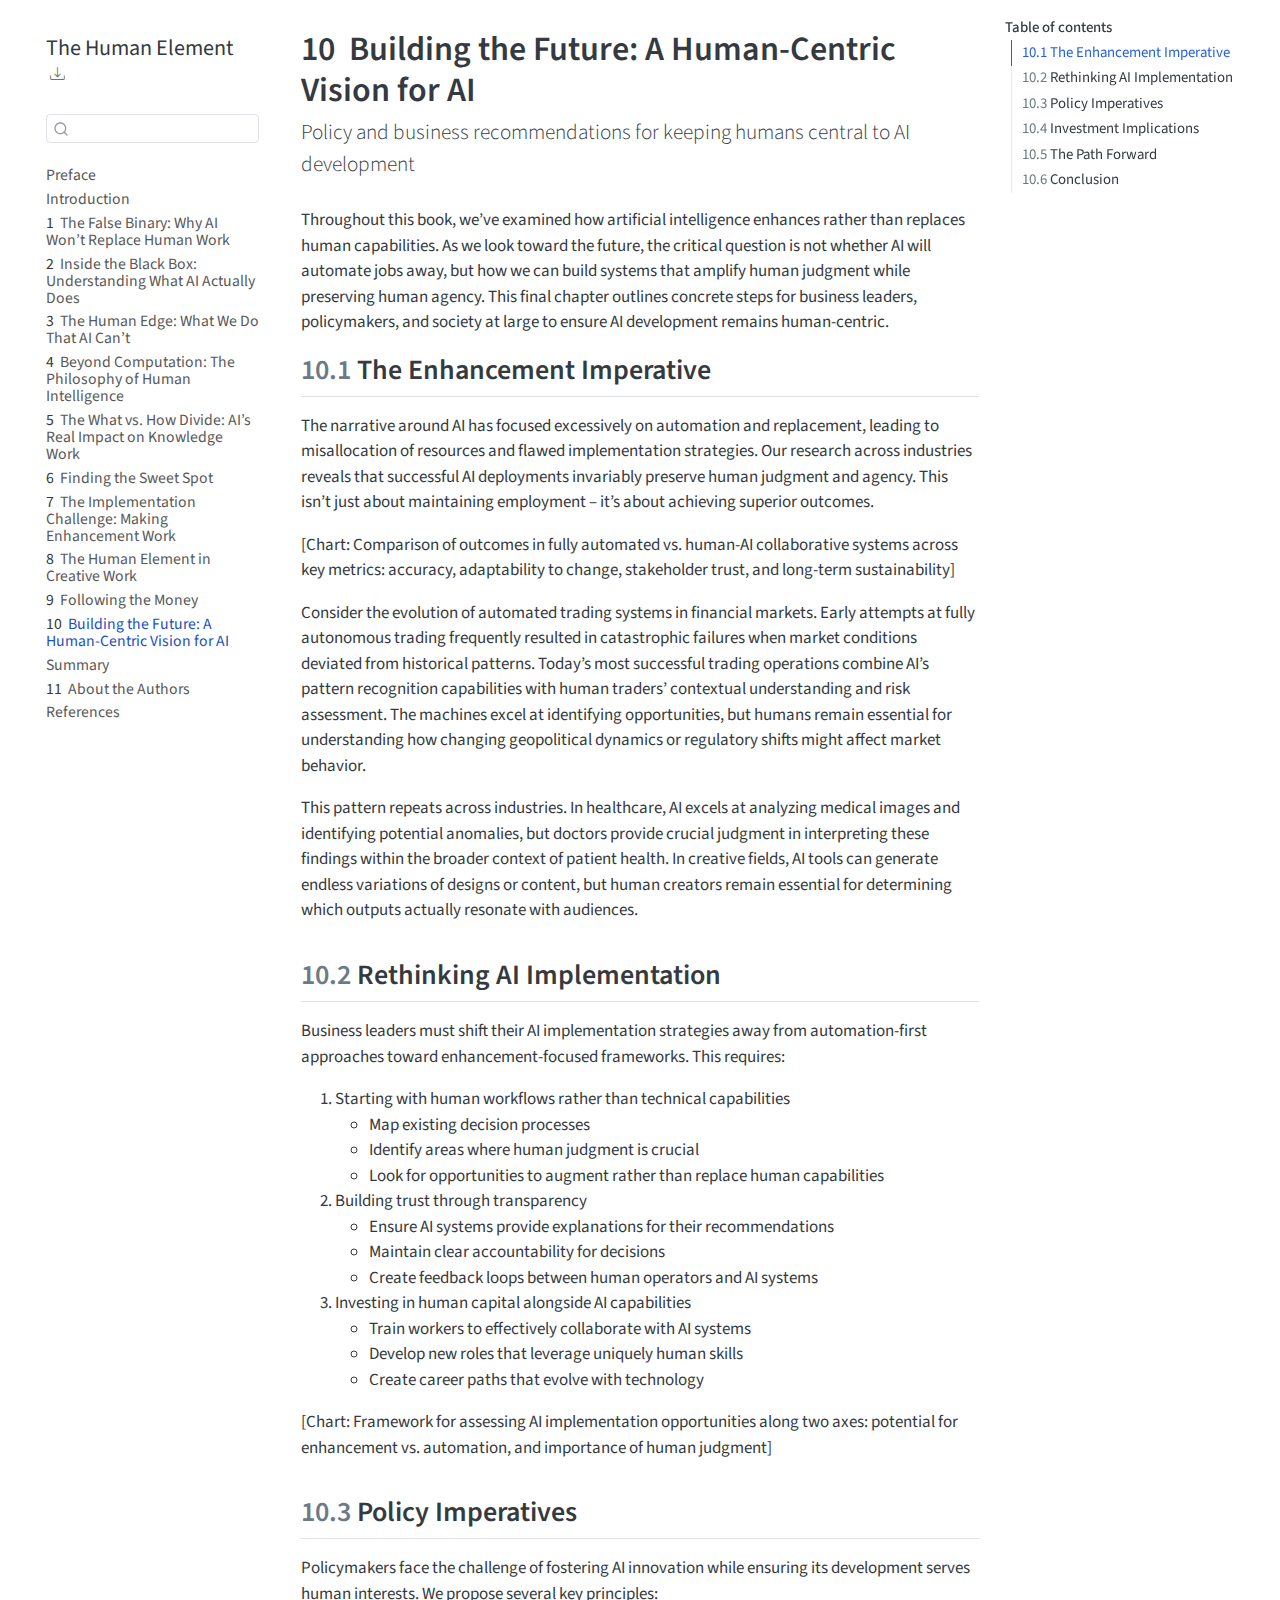
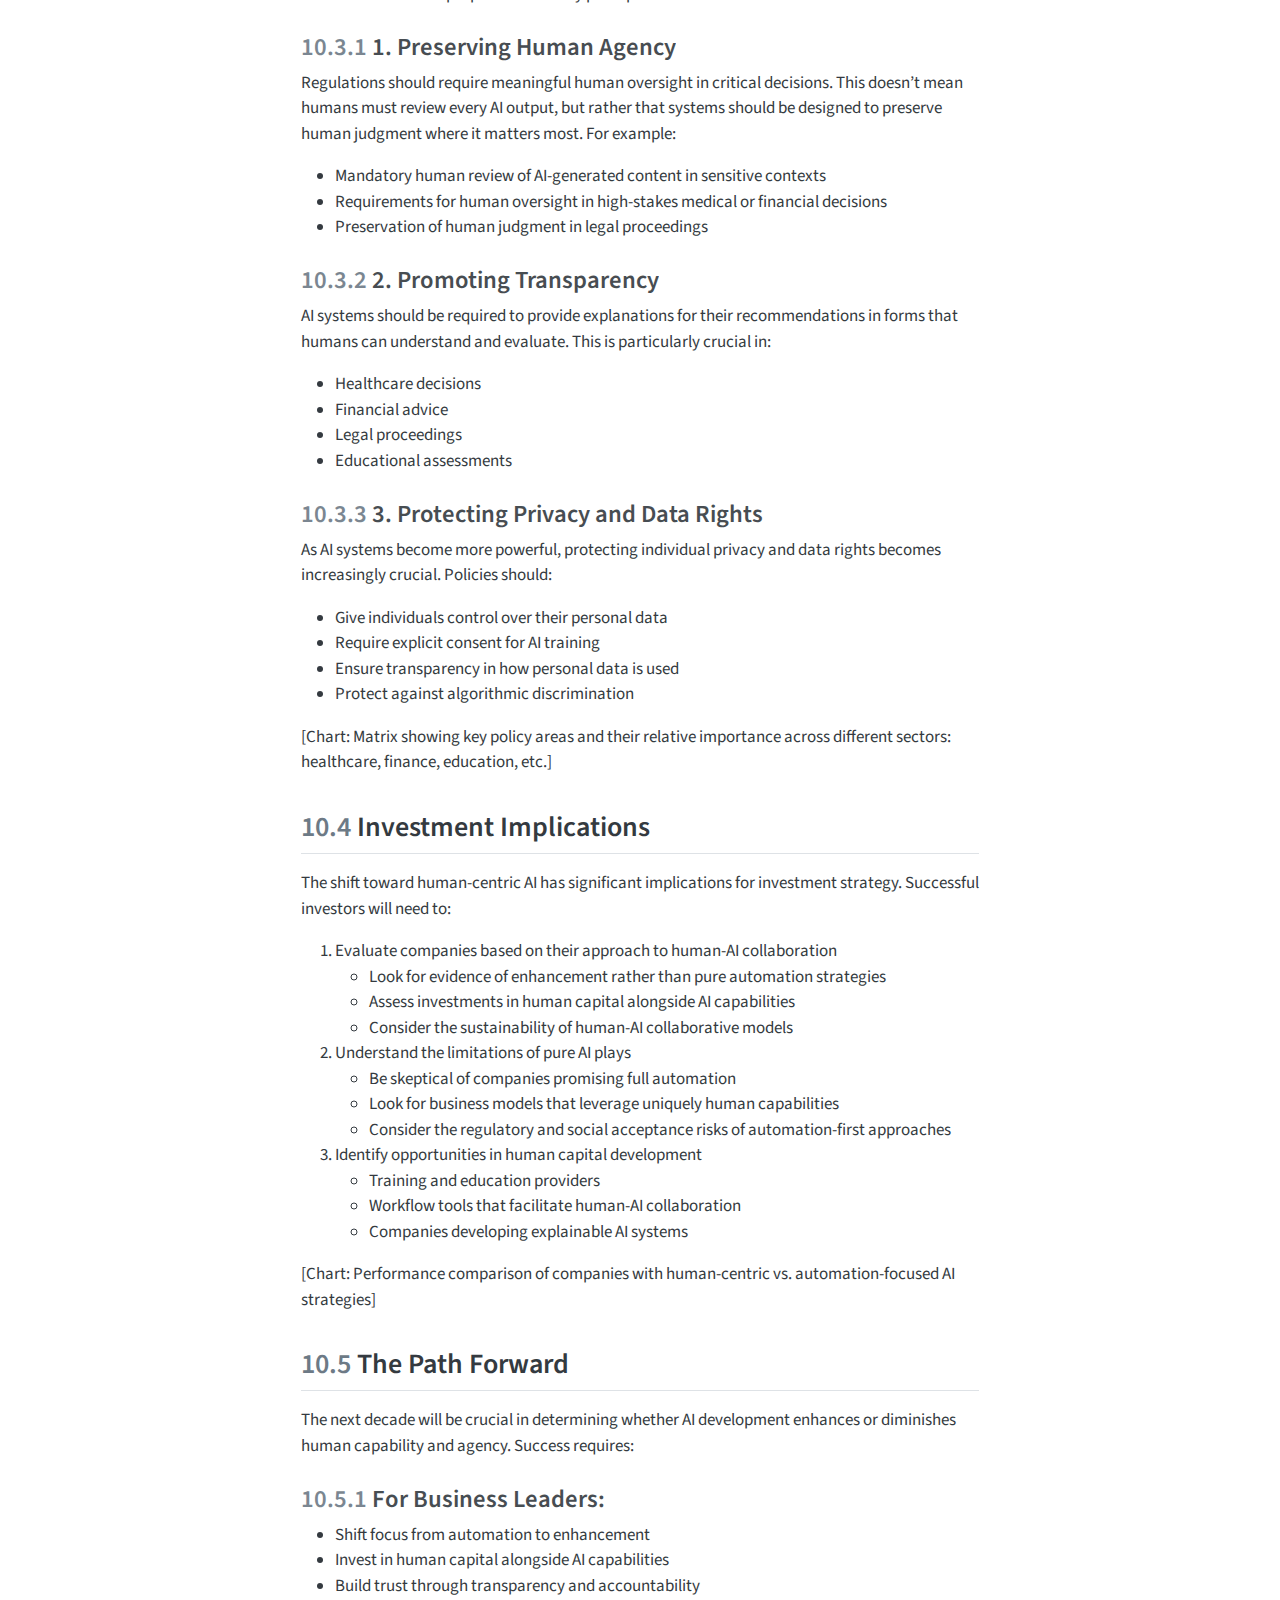
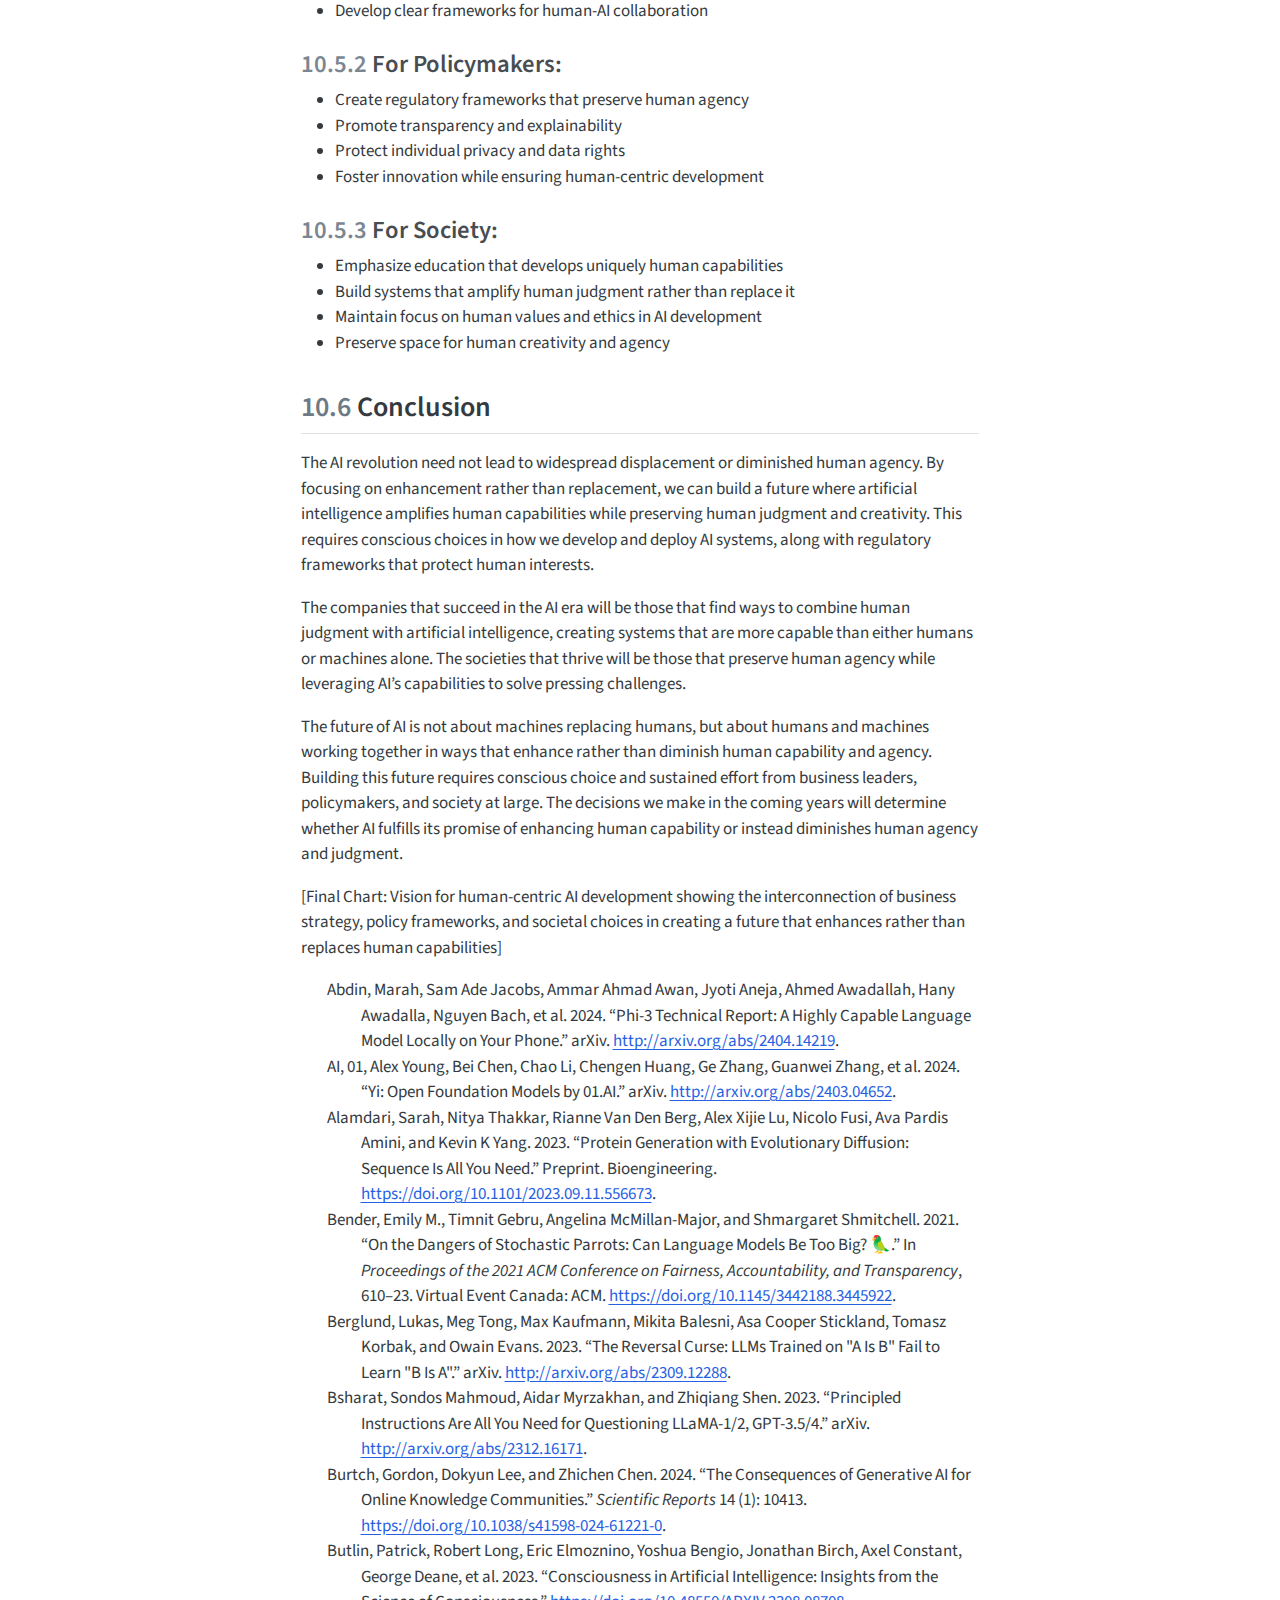
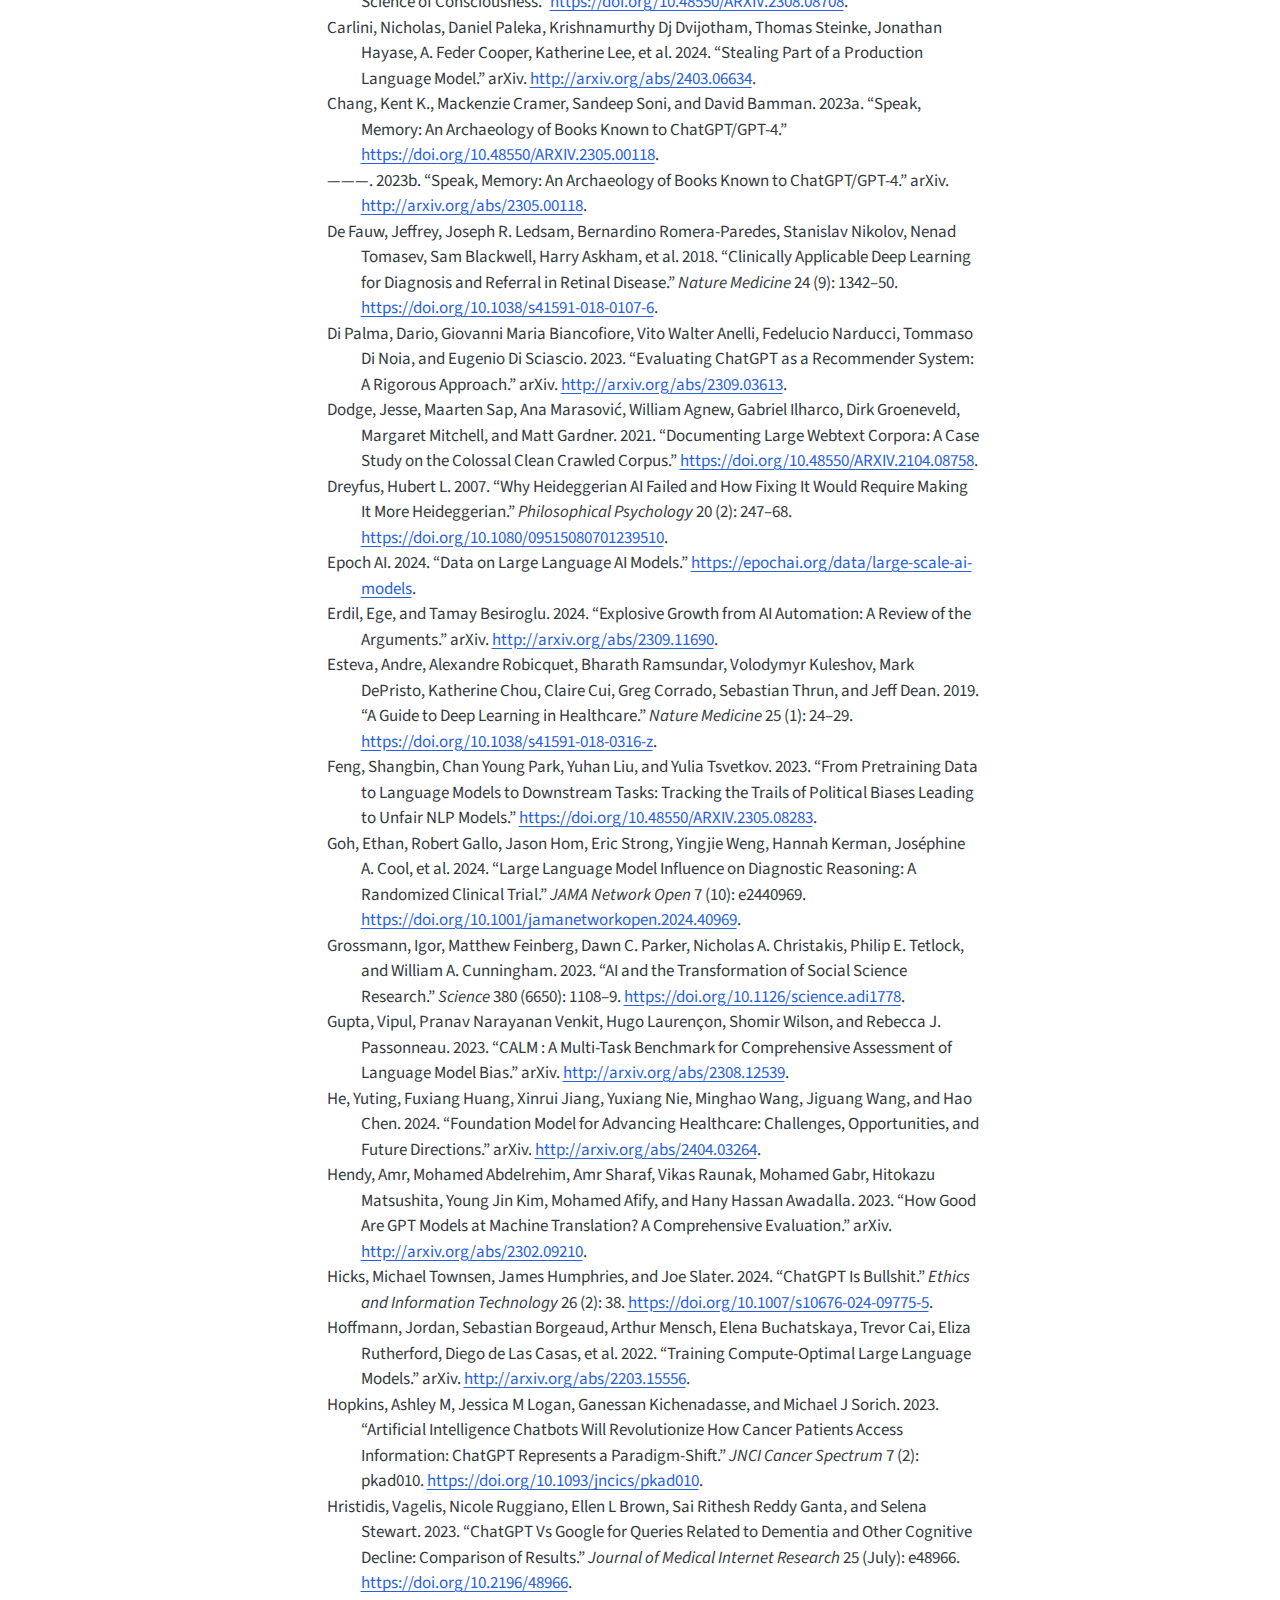
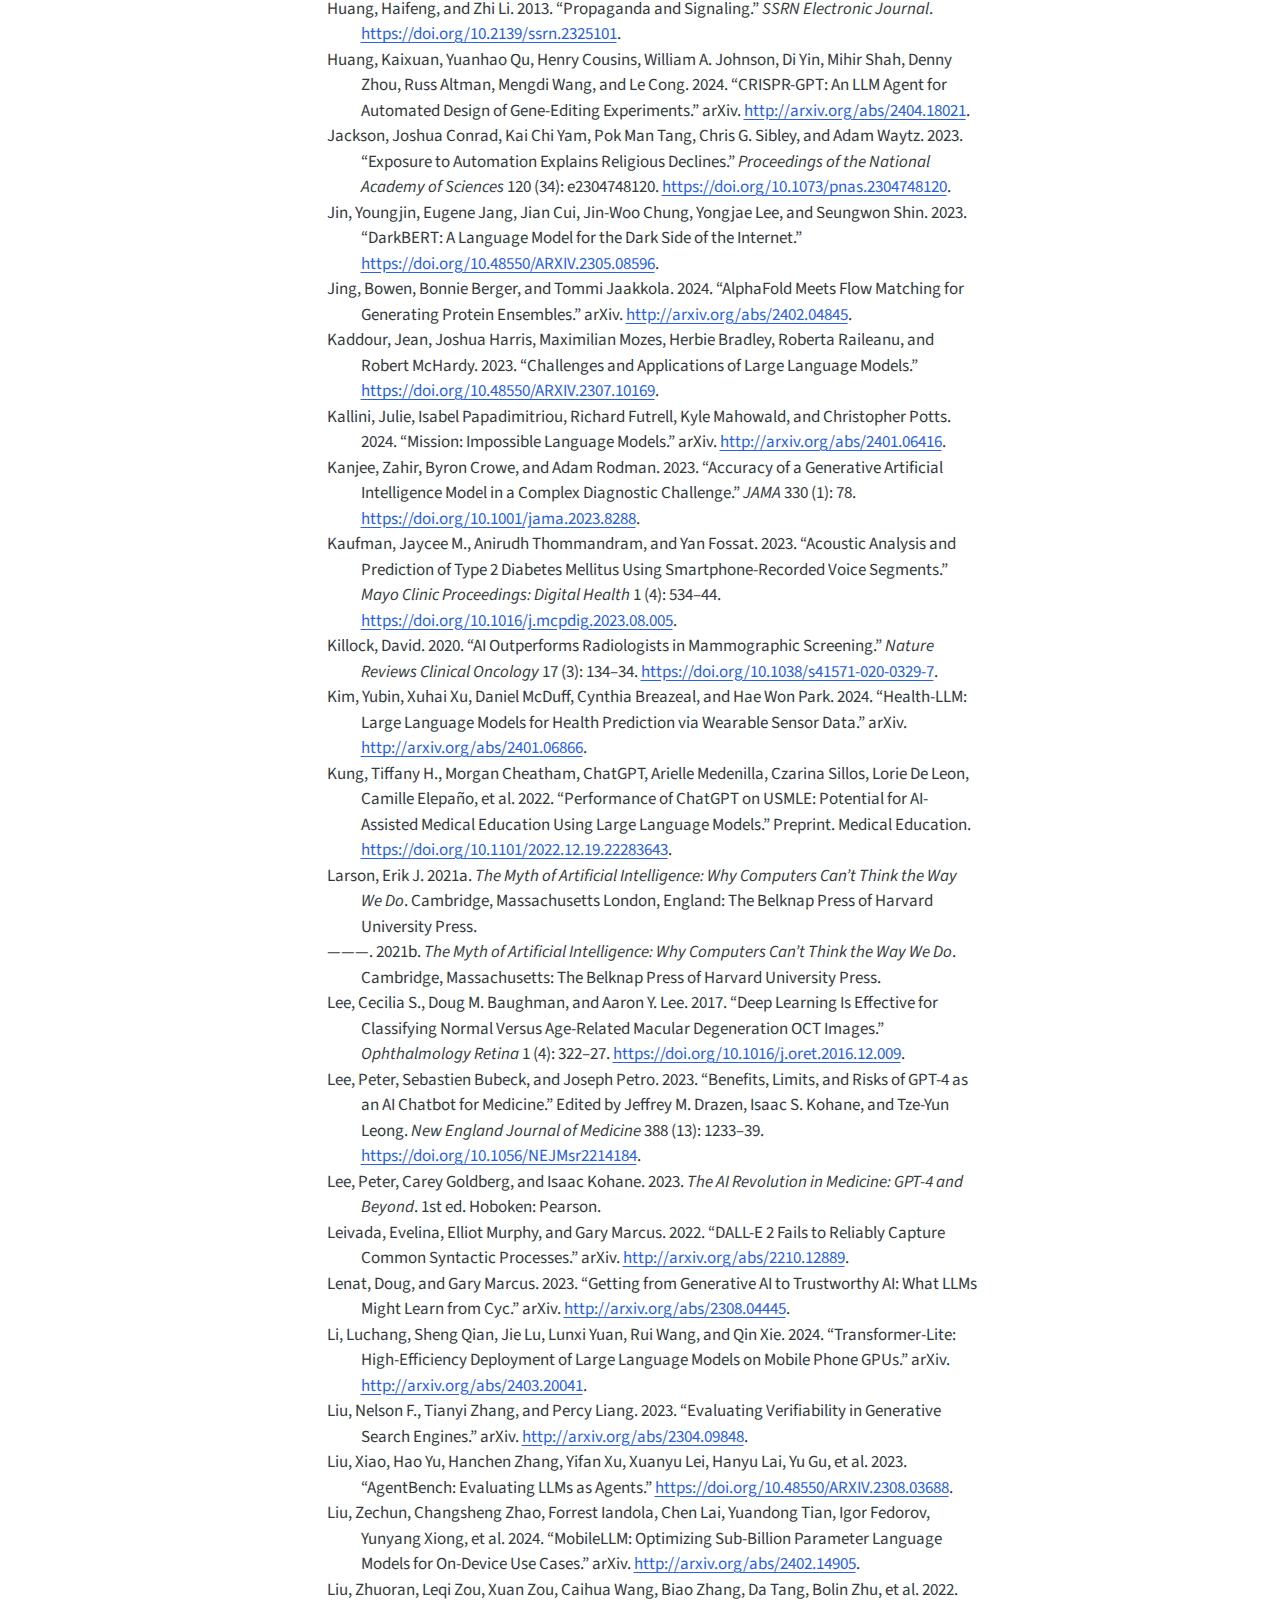
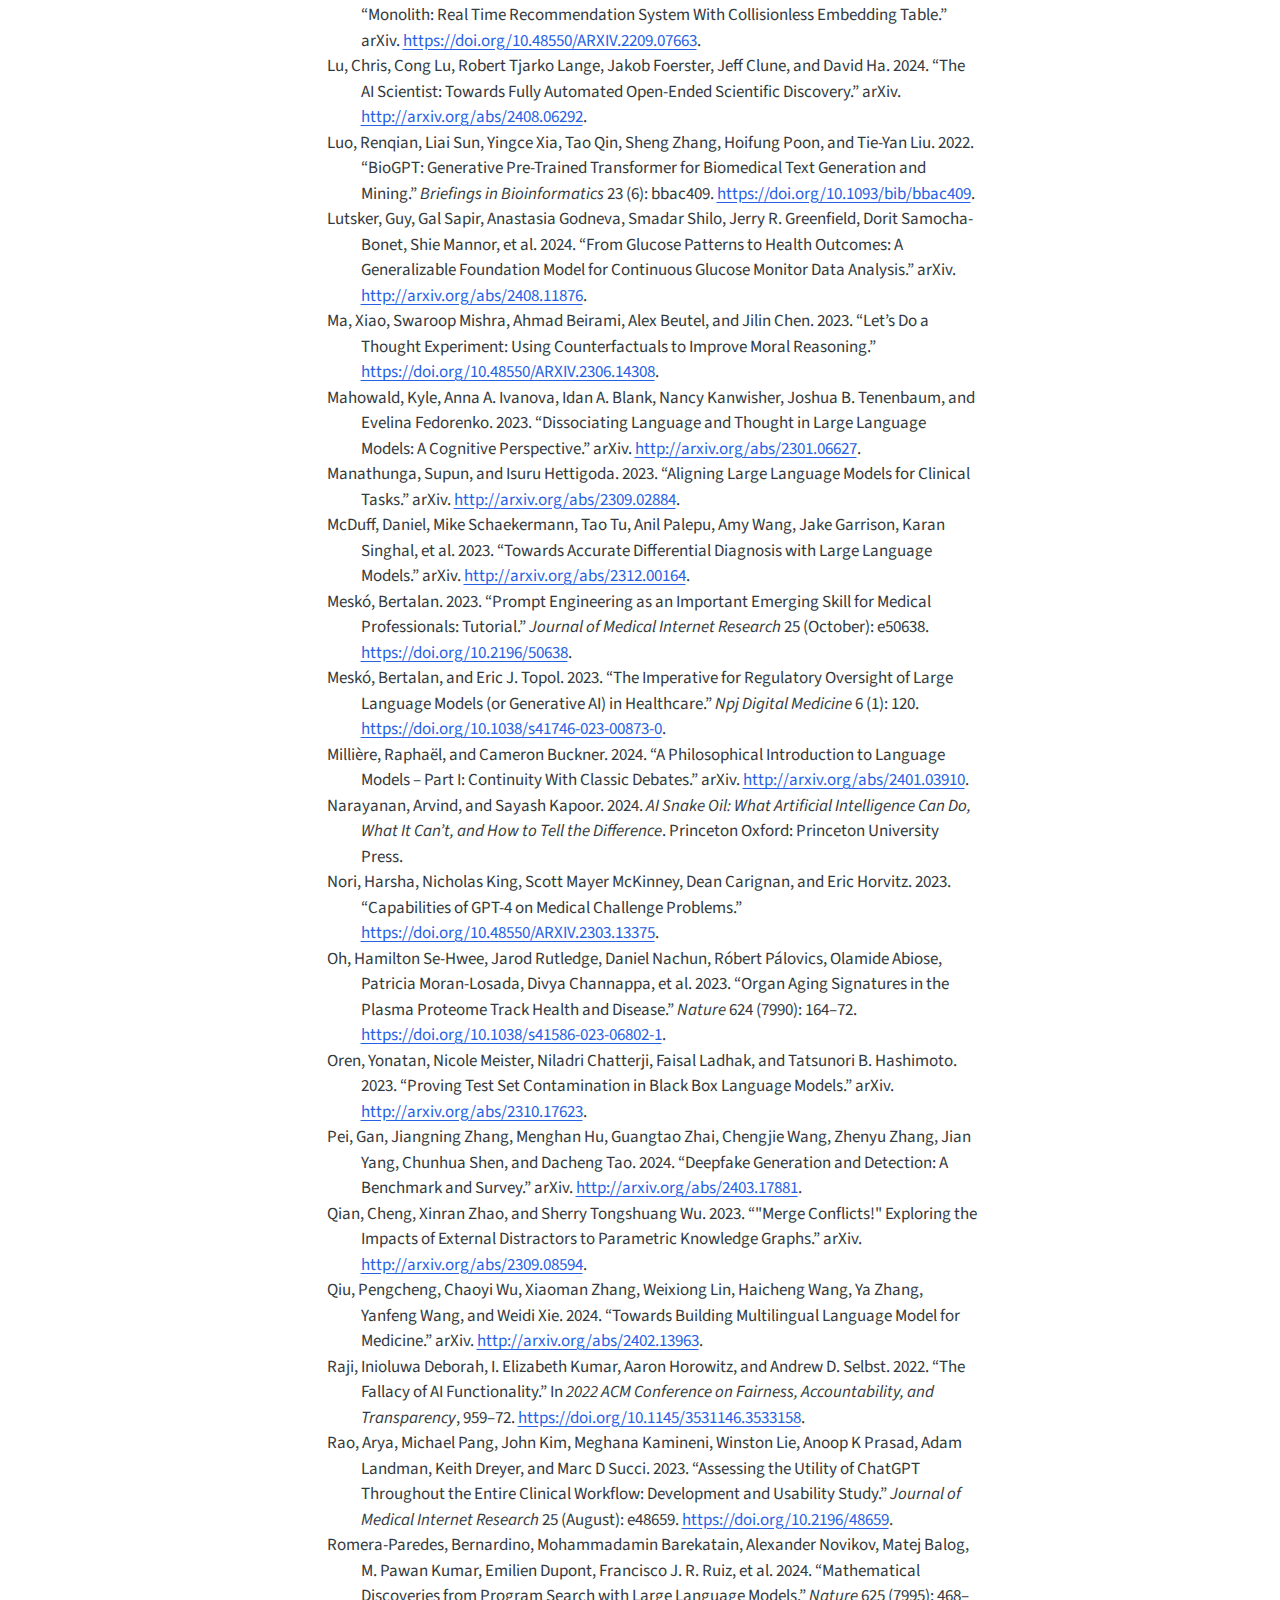
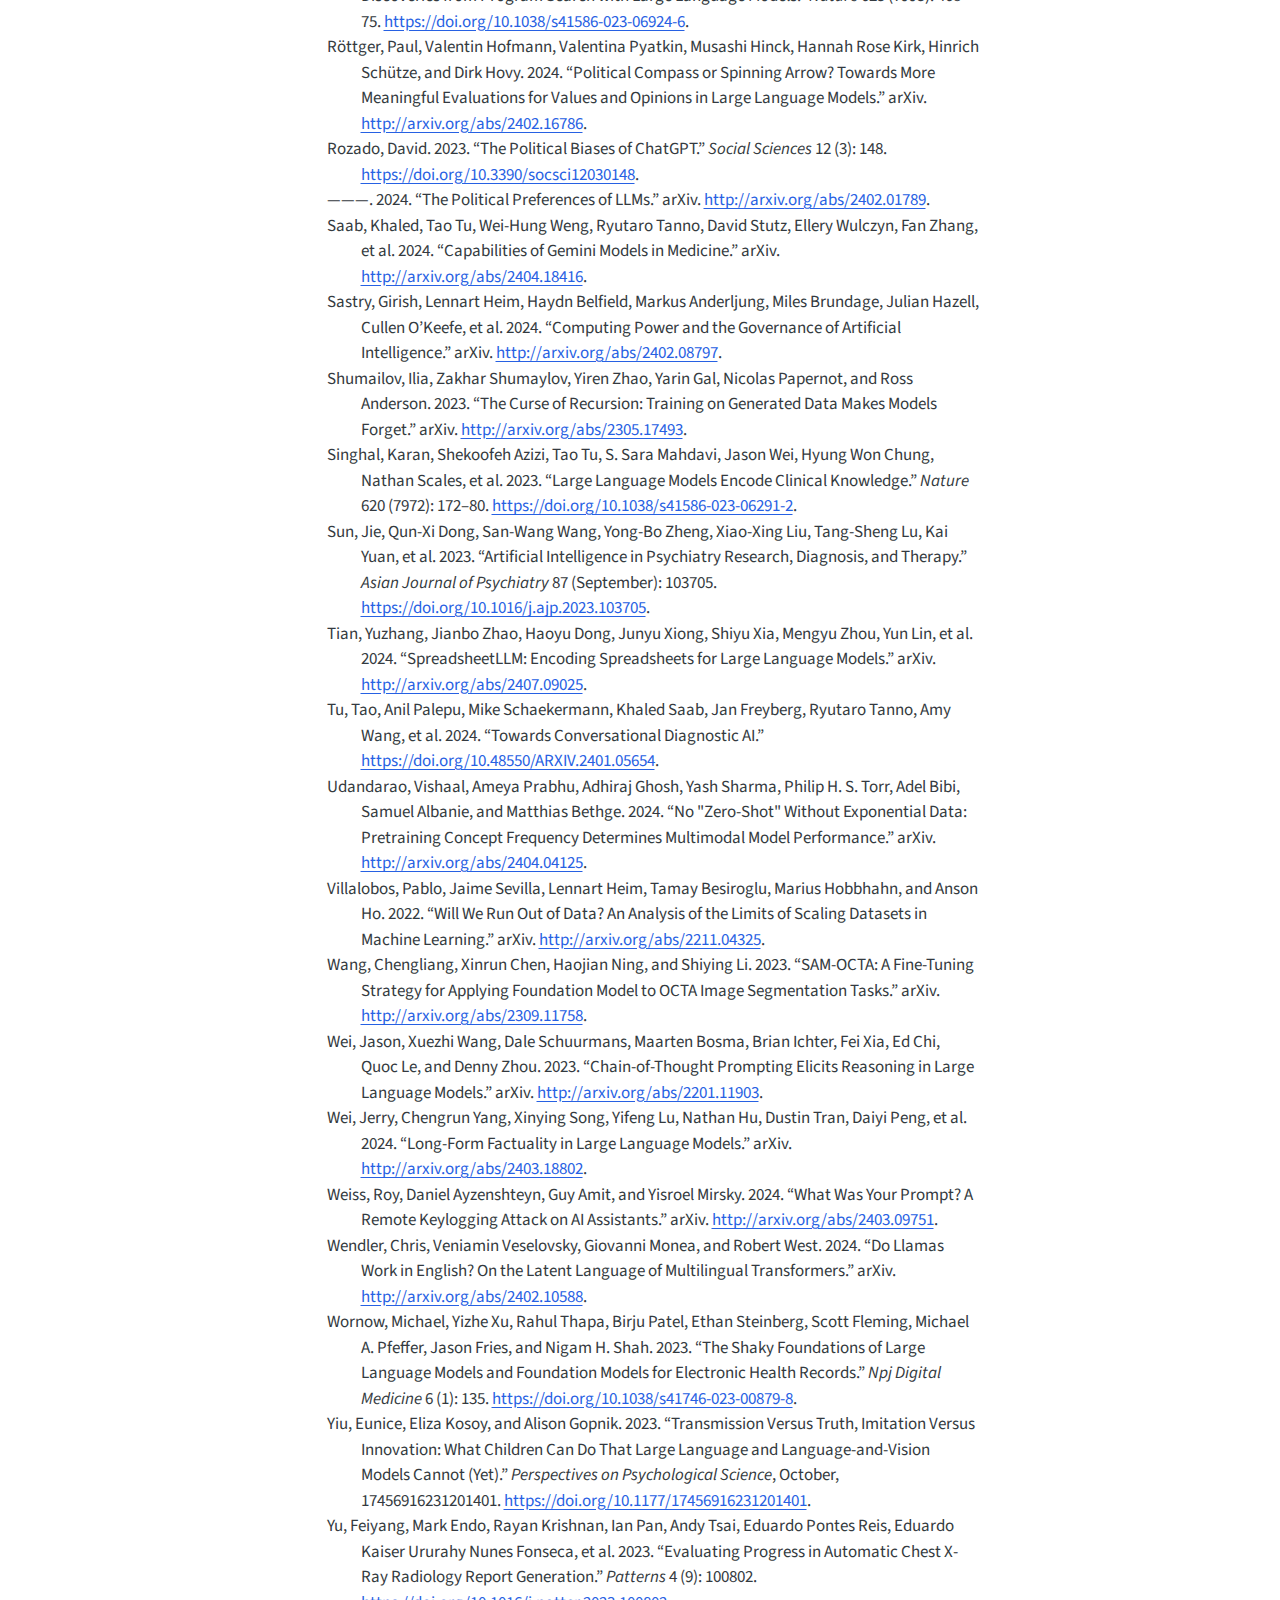
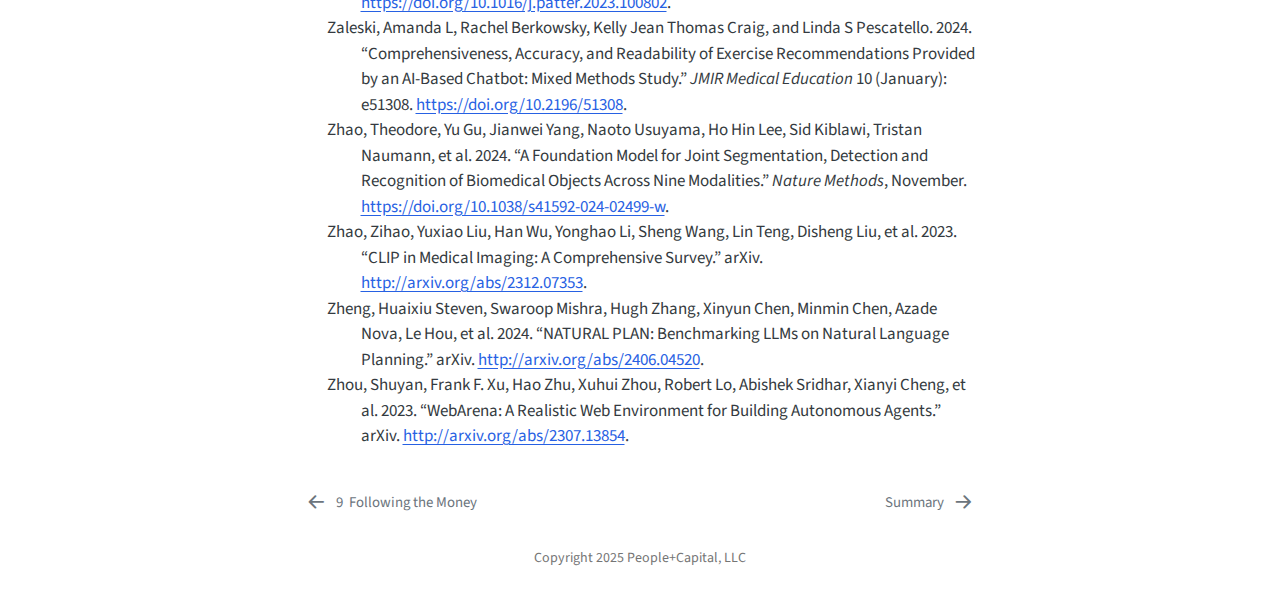
<file: docs/Ch10.html>
<!DOCTYPE html>
<html xmlns="http://www.w3.org/1999/xhtml" lang="en" xml:lang="en"><head>

<meta charset="utf-8">
<meta name="generator" content="quarto-1.6.40">

<meta name="viewport" content="width=device-width, initial-scale=1.0, user-scalable=yes">


<title>10&nbsp; Building the Future: A Human-Centric Vision for AI – The Human Element</title>
<style>
code{white-space: pre-wrap;}
span.smallcaps{font-variant: small-caps;}
div.columns{display: flex; gap: min(4vw, 1.5em);}
div.column{flex: auto; overflow-x: auto;}
div.hanging-indent{margin-left: 1.5em; text-indent: -1.5em;}
ul.task-list{list-style: none;}
ul.task-list li input[type="checkbox"] {
  width: 0.8em;
  margin: 0 0.8em 0.2em -1em; /* quarto-specific, see https://github.com/quarto-dev/quarto-cli/issues/4556 */ 
  vertical-align: middle;
}
/* CSS for citations */
div.csl-bib-body { }
div.csl-entry {
  clear: both;
  margin-bottom: 0em;
}
.hanging-indent div.csl-entry {
  margin-left:2em;
  text-indent:-2em;
}
div.csl-left-margin {
  min-width:2em;
  float:left;
}
div.csl-right-inline {
  margin-left:2em;
  padding-left:1em;
}
div.csl-indent {
  margin-left: 2em;
}</style>


<script src="site_libs/quarto-nav/quarto-nav.js"></script>
<script src="site_libs/quarto-nav/headroom.min.js"></script>
<script src="site_libs/clipboard/clipboard.min.js"></script>
<script src="site_libs/quarto-search/autocomplete.umd.js"></script>
<script src="site_libs/quarto-search/fuse.min.js"></script>
<script src="site_libs/quarto-search/quarto-search.js"></script>
<meta name="quarto:offset" content="./">
<link href="./summary.html" rel="next">
<link href="./Ch09.html" rel="prev">
<script src="site_libs/quarto-html/quarto.js"></script>
<script src="site_libs/quarto-html/popper.min.js"></script>
<script src="site_libs/quarto-html/tippy.umd.min.js"></script>
<script src="site_libs/quarto-html/anchor.min.js"></script>
<link href="site_libs/quarto-html/tippy.css" rel="stylesheet">
<link href="site_libs/quarto-html/quarto-syntax-highlighting-549806ee2085284f45b00abea8c6df48.css" rel="stylesheet" id="quarto-text-highlighting-styles">
<script src="site_libs/bootstrap/bootstrap.min.js"></script>
<link href="site_libs/bootstrap/bootstrap-icons.css" rel="stylesheet">
<link href="site_libs/bootstrap/bootstrap-626149efe8f5d16e1d391ba177679bf0.min.css" rel="stylesheet" append-hash="true" id="quarto-bootstrap" data-mode="light">
<script id="quarto-search-options" type="application/json">{
  "location": "sidebar",
  "copy-button": false,
  "collapse-after": 3,
  "panel-placement": "start",
  "type": "textbox",
  "limit": 50,
  "keyboard-shortcut": [
    "f",
    "/",
    "s"
  ],
  "show-item-context": false,
  "language": {
    "search-no-results-text": "No results",
    "search-matching-documents-text": "matching documents",
    "search-copy-link-title": "Copy link to search",
    "search-hide-matches-text": "Hide additional matches",
    "search-more-match-text": "more match in this document",
    "search-more-matches-text": "more matches in this document",
    "search-clear-button-title": "Clear",
    "search-text-placeholder": "",
    "search-detached-cancel-button-title": "Cancel",
    "search-submit-button-title": "Submit",
    "search-label": "Search"
  }
}</script>


<link rel="stylesheet" href="_resources/css/normalize.css">
</head>

<body class="nav-sidebar floating">

<div id="quarto-search-results"></div>
  <header id="quarto-header" class="headroom fixed-top">
  <nav class="quarto-secondary-nav">
    <div class="container-fluid d-flex">
      <button type="button" class="quarto-btn-toggle btn" data-bs-toggle="collapse" role="button" data-bs-target=".quarto-sidebar-collapse-item" aria-controls="quarto-sidebar" aria-expanded="false" aria-label="Toggle sidebar navigation" onclick="if (window.quartoToggleHeadroom) { window.quartoToggleHeadroom(); }">
        <i class="bi bi-layout-text-sidebar-reverse"></i>
      </button>
        <nav class="quarto-page-breadcrumbs" aria-label="breadcrumb"><ol class="breadcrumb"><li class="breadcrumb-item"><a href="./Ch10.html"><span class="chapter-number">10</span>&nbsp; <span class="chapter-title">Building the Future: A Human-Centric Vision for AI</span></a></li></ol></nav>
        <a class="flex-grow-1" role="navigation" data-bs-toggle="collapse" data-bs-target=".quarto-sidebar-collapse-item" aria-controls="quarto-sidebar" aria-expanded="false" aria-label="Toggle sidebar navigation" onclick="if (window.quartoToggleHeadroom) { window.quartoToggleHeadroom(); }">      
        </a>
      <button type="button" class="btn quarto-search-button" aria-label="Search" onclick="window.quartoOpenSearch();">
        <i class="bi bi-search"></i>
      </button>
    </div>
  </nav>
</header>
<!-- content -->
<div id="quarto-content" class="quarto-container page-columns page-rows-contents page-layout-article">
<!-- sidebar -->
  <nav id="quarto-sidebar" class="sidebar collapse collapse-horizontal quarto-sidebar-collapse-item sidebar-navigation floating overflow-auto">
    <div class="pt-lg-2 mt-2 text-left sidebar-header">
    <div class="sidebar-title mb-0 py-0">
      <a href="./">The Human Element</a> 
        <div class="sidebar-tools-main">
    <div class="dropdown">
      <a href="" title="Download" id="quarto-navigation-tool-dropdown-0" class="quarto-navigation-tool dropdown-toggle px-1" data-bs-toggle="dropdown" aria-expanded="false" role="link" aria-label="Download"><i class="bi bi-download"></i></a>
      <ul class="dropdown-menu" aria-labelledby="quarto-navigation-tool-dropdown-0">
          <li>
            <a class="dropdown-item sidebar-tools-main-item" href="./The-Human-Element.pdf">
              <i class="bi bi-file-pdf pe-1"></i>
            Download PDF
            </a>
          </li>
          <li>
            <a class="dropdown-item sidebar-tools-main-item" href="./The-Human-Element.epub">
              <i class="bi bi-journal pe-1"></i>
            Download ePub
            </a>
          </li>
          <li>
            <a class="dropdown-item sidebar-tools-main-item" href="./The-Human-Element.docx">
              <i class="bi bi-file-word pe-1"></i>
            Download Docx
            </a>
          </li>
      </ul>
    </div>
</div>
    </div>
      </div>
        <div class="mt-2 flex-shrink-0 align-items-center">
        <div class="sidebar-search">
        <div id="quarto-search" class="" title="Search"></div>
        </div>
        </div>
    <div class="sidebar-menu-container"> 
    <ul class="list-unstyled mt-1">
        <li class="sidebar-item">
  <div class="sidebar-item-container"> 
  <a href="./index.html" class="sidebar-item-text sidebar-link">
 <span class="menu-text">Preface</span></a>
  </div>
</li>
        <li class="sidebar-item">
  <div class="sidebar-item-container"> 
  <a href="./intro.html" class="sidebar-item-text sidebar-link">
 <span class="menu-text">Introduction</span></a>
  </div>
</li>
        <li class="sidebar-item">
  <div class="sidebar-item-container"> 
  <a href="./Ch01.html" class="sidebar-item-text sidebar-link">
 <span class="menu-text"><span class="chapter-number">1</span>&nbsp; <span class="chapter-title">The False Binary: Why AI Won’t Replace Human Work</span></span></a>
  </div>
</li>
        <li class="sidebar-item">
  <div class="sidebar-item-container"> 
  <a href="./Ch02.html" class="sidebar-item-text sidebar-link">
 <span class="menu-text"><span class="chapter-number">2</span>&nbsp; <span class="chapter-title">Inside the Black Box: Understanding What AI Actually Does</span></span></a>
  </div>
</li>
        <li class="sidebar-item">
  <div class="sidebar-item-container"> 
  <a href="./Ch03.html" class="sidebar-item-text sidebar-link">
 <span class="menu-text"><span class="chapter-number">3</span>&nbsp; <span class="chapter-title">The Human Edge: What We Do That AI Can’t</span></span></a>
  </div>
</li>
        <li class="sidebar-item">
  <div class="sidebar-item-container"> 
  <a href="./Ch04.html" class="sidebar-item-text sidebar-link">
 <span class="menu-text"><span class="chapter-number">4</span>&nbsp; <span class="chapter-title">Beyond Computation: The Philosophy of Human Intelligence</span></span></a>
  </div>
</li>
        <li class="sidebar-item">
  <div class="sidebar-item-container"> 
  <a href="./Ch05.html" class="sidebar-item-text sidebar-link">
 <span class="menu-text"><span class="chapter-number">5</span>&nbsp; <span class="chapter-title">The What vs.&nbsp;How Divide: AI’s Real Impact on Knowledge Work</span></span></a>
  </div>
</li>
        <li class="sidebar-item">
  <div class="sidebar-item-container"> 
  <a href="./Ch06.html" class="sidebar-item-text sidebar-link">
 <span class="menu-text"><span class="chapter-number">6</span>&nbsp; <span class="chapter-title">Finding the Sweet Spot</span></span></a>
  </div>
</li>
        <li class="sidebar-item">
  <div class="sidebar-item-container"> 
  <a href="./Ch07.html" class="sidebar-item-text sidebar-link">
 <span class="menu-text"><span class="chapter-number">7</span>&nbsp; <span class="chapter-title">The Implementation Challenge: Making Enhancement Work</span></span></a>
  </div>
</li>
        <li class="sidebar-item">
  <div class="sidebar-item-container"> 
  <a href="./Ch08.html" class="sidebar-item-text sidebar-link">
 <span class="menu-text"><span class="chapter-number">8</span>&nbsp; <span class="chapter-title">The Human Element in Creative Work</span></span></a>
  </div>
</li>
        <li class="sidebar-item">
  <div class="sidebar-item-container"> 
  <a href="./Ch09.html" class="sidebar-item-text sidebar-link">
 <span class="menu-text"><span class="chapter-number">9</span>&nbsp; <span class="chapter-title">Following the Money</span></span></a>
  </div>
</li>
        <li class="sidebar-item">
  <div class="sidebar-item-container"> 
  <a href="./Ch10.html" class="sidebar-item-text sidebar-link active">
 <span class="menu-text"><span class="chapter-number">10</span>&nbsp; <span class="chapter-title">Building the Future: A Human-Centric Vision for AI</span></span></a>
  </div>
</li>
        <li class="sidebar-item">
  <div class="sidebar-item-container"> 
  <a href="./summary.html" class="sidebar-item-text sidebar-link">
 <span class="menu-text">Summary</span></a>
  </div>
</li>
        <li class="sidebar-item">
  <div class="sidebar-item-container"> 
  <a href="./about.html" class="sidebar-item-text sidebar-link">
 <span class="menu-text"><span class="chapter-number">11</span>&nbsp; <span class="chapter-title">About the Authors</span></span></a>
  </div>
</li>
        <li class="sidebar-item">
  <div class="sidebar-item-container"> 
  <a href="./references.html" class="sidebar-item-text sidebar-link">
 <span class="menu-text">References</span></a>
  </div>
</li>
    </ul>
    </div>
</nav>
<div id="quarto-sidebar-glass" class="quarto-sidebar-collapse-item" data-bs-toggle="collapse" data-bs-target=".quarto-sidebar-collapse-item"></div>
<!-- margin-sidebar -->
    <div id="quarto-margin-sidebar" class="sidebar margin-sidebar">
        <nav id="TOC" role="doc-toc" class="toc-active">
    <h2 id="toc-title">Table of contents</h2>
   
  <ul>
  <li><a href="#the-enhancement-imperative" id="toc-the-enhancement-imperative" class="nav-link active" data-scroll-target="#the-enhancement-imperative"><span class="header-section-number">10.1</span> The Enhancement Imperative</a></li>
  <li><a href="#rethinking-ai-implementation" id="toc-rethinking-ai-implementation" class="nav-link" data-scroll-target="#rethinking-ai-implementation"><span class="header-section-number">10.2</span> Rethinking AI Implementation</a></li>
  <li><a href="#policy-imperatives" id="toc-policy-imperatives" class="nav-link" data-scroll-target="#policy-imperatives"><span class="header-section-number">10.3</span> Policy Imperatives</a>
  <ul class="collapse">
  <li><a href="#preserving-human-agency" id="toc-preserving-human-agency" class="nav-link" data-scroll-target="#preserving-human-agency"><span class="header-section-number">10.3.1</span> 1. Preserving Human Agency</a></li>
  <li><a href="#promoting-transparency" id="toc-promoting-transparency" class="nav-link" data-scroll-target="#promoting-transparency"><span class="header-section-number">10.3.2</span> 2. Promoting Transparency</a></li>
  <li><a href="#protecting-privacy-and-data-rights" id="toc-protecting-privacy-and-data-rights" class="nav-link" data-scroll-target="#protecting-privacy-and-data-rights"><span class="header-section-number">10.3.3</span> 3. Protecting Privacy and Data Rights</a></li>
  </ul></li>
  <li><a href="#investment-implications" id="toc-investment-implications" class="nav-link" data-scroll-target="#investment-implications"><span class="header-section-number">10.4</span> Investment Implications</a></li>
  <li><a href="#the-path-forward" id="toc-the-path-forward" class="nav-link" data-scroll-target="#the-path-forward"><span class="header-section-number">10.5</span> The Path Forward</a>
  <ul class="collapse">
  <li><a href="#for-business-leaders" id="toc-for-business-leaders" class="nav-link" data-scroll-target="#for-business-leaders"><span class="header-section-number">10.5.1</span> For Business Leaders:</a></li>
  <li><a href="#for-policymakers" id="toc-for-policymakers" class="nav-link" data-scroll-target="#for-policymakers"><span class="header-section-number">10.5.2</span> For Policymakers:</a></li>
  <li><a href="#for-society" id="toc-for-society" class="nav-link" data-scroll-target="#for-society"><span class="header-section-number">10.5.3</span> For Society:</a></li>
  </ul></li>
  <li><a href="#conclusion" id="toc-conclusion" class="nav-link" data-scroll-target="#conclusion"><span class="header-section-number">10.6</span> Conclusion</a></li>
  </ul>
</nav>
    </div>
<!-- main -->
<main class="content" id="quarto-document-content">

<header id="title-block-header" class="quarto-title-block default">
<div class="quarto-title">
<h1 class="title"><span class="chapter-number">10</span>&nbsp; <span class="chapter-title">Building the Future: A Human-Centric Vision for AI</span></h1>
<p class="subtitle lead">Policy and business recommendations for keeping humans central to AI development</p>
</div>



<div class="quarto-title-meta">

    
  
    
  </div>
  


</header>


<p>Throughout this book, we’ve examined how artificial intelligence enhances rather than replaces human capabilities. As we look toward the future, the critical question is not whether AI will automate jobs away, but how we can build systems that amplify human judgment while preserving human agency. This final chapter outlines concrete steps for business leaders, policymakers, and society at large to ensure AI development remains human-centric.</p>
<section id="the-enhancement-imperative" class="level2" data-number="10.1">
<h2 data-number="10.1" class="anchored" data-anchor-id="the-enhancement-imperative"><span class="header-section-number">10.1</span> The Enhancement Imperative</h2>
<p>The narrative around AI has focused excessively on automation and replacement, leading to misallocation of resources and flawed implementation strategies. Our research across industries reveals that successful AI deployments invariably preserve human judgment and agency. This isn’t just about maintaining employment – it’s about achieving superior outcomes.</p>
<p>[Chart: Comparison of outcomes in fully automated vs.&nbsp;human-AI collaborative systems across key metrics: accuracy, adaptability to change, stakeholder trust, and long-term sustainability]</p>
<p>Consider the evolution of automated trading systems in financial markets. Early attempts at fully autonomous trading frequently resulted in catastrophic failures when market conditions deviated from historical patterns. Today’s most successful trading operations combine AI’s pattern recognition capabilities with human traders’ contextual understanding and risk assessment. The machines excel at identifying opportunities, but humans remain essential for understanding how changing geopolitical dynamics or regulatory shifts might affect market behavior.</p>
<p>This pattern repeats across industries. In healthcare, AI excels at analyzing medical images and identifying potential anomalies, but doctors provide crucial judgment in interpreting these findings within the broader context of patient health. In creative fields, AI tools can generate endless variations of designs or content, but human creators remain essential for determining which outputs actually resonate with audiences.</p>
</section>
<section id="rethinking-ai-implementation" class="level2" data-number="10.2">
<h2 data-number="10.2" class="anchored" data-anchor-id="rethinking-ai-implementation"><span class="header-section-number">10.2</span> Rethinking AI Implementation</h2>
<p>Business leaders must shift their AI implementation strategies away from automation-first approaches toward enhancement-focused frameworks. This requires:</p>
<ol type="1">
<li>Starting with human workflows rather than technical capabilities
<ul>
<li>Map existing decision processes</li>
<li>Identify areas where human judgment is crucial</li>
<li>Look for opportunities to augment rather than replace human capabilities</li>
</ul></li>
<li>Building trust through transparency
<ul>
<li>Ensure AI systems provide explanations for their recommendations</li>
<li>Maintain clear accountability for decisions</li>
<li>Create feedback loops between human operators and AI systems</li>
</ul></li>
<li>Investing in human capital alongside AI capabilities
<ul>
<li>Train workers to effectively collaborate with AI systems</li>
<li>Develop new roles that leverage uniquely human skills</li>
<li>Create career paths that evolve with technology</li>
</ul></li>
</ol>
<p>[Chart: Framework for assessing AI implementation opportunities along two axes: potential for enhancement vs.&nbsp;automation, and importance of human judgment]</p>
</section>
<section id="policy-imperatives" class="level2" data-number="10.3">
<h2 data-number="10.3" class="anchored" data-anchor-id="policy-imperatives"><span class="header-section-number">10.3</span> Policy Imperatives</h2>
<p>Policymakers face the challenge of fostering AI innovation while ensuring its development serves human interests. We propose several key principles:</p>
<section id="preserving-human-agency" class="level3" data-number="10.3.1">
<h3 data-number="10.3.1" class="anchored" data-anchor-id="preserving-human-agency"><span class="header-section-number">10.3.1</span> 1. Preserving Human Agency</h3>
<p>Regulations should require meaningful human oversight in critical decisions. This doesn’t mean humans must review every AI output, but rather that systems should be designed to preserve human judgment where it matters most. For example:</p>
<ul>
<li>Mandatory human review of AI-generated content in sensitive contexts</li>
<li>Requirements for human oversight in high-stakes medical or financial decisions</li>
<li>Preservation of human judgment in legal proceedings</li>
</ul>
</section>
<section id="promoting-transparency" class="level3" data-number="10.3.2">
<h3 data-number="10.3.2" class="anchored" data-anchor-id="promoting-transparency"><span class="header-section-number">10.3.2</span> 2. Promoting Transparency</h3>
<p>AI systems should be required to provide explanations for their recommendations in forms that humans can understand and evaluate. This is particularly crucial in:</p>
<ul>
<li>Healthcare decisions</li>
<li>Financial advice</li>
<li>Legal proceedings</li>
<li>Educational assessments</li>
</ul>
</section>
<section id="protecting-privacy-and-data-rights" class="level3" data-number="10.3.3">
<h3 data-number="10.3.3" class="anchored" data-anchor-id="protecting-privacy-and-data-rights"><span class="header-section-number">10.3.3</span> 3. Protecting Privacy and Data Rights</h3>
<p>As AI systems become more powerful, protecting individual privacy and data rights becomes increasingly crucial. Policies should:</p>
<ul>
<li>Give individuals control over their personal data</li>
<li>Require explicit consent for AI training</li>
<li>Ensure transparency in how personal data is used</li>
<li>Protect against algorithmic discrimination</li>
</ul>
<p>[Chart: Matrix showing key policy areas and their relative importance across different sectors: healthcare, finance, education, etc.]</p>
</section>
</section>
<section id="investment-implications" class="level2" data-number="10.4">
<h2 data-number="10.4" class="anchored" data-anchor-id="investment-implications"><span class="header-section-number">10.4</span> Investment Implications</h2>
<p>The shift toward human-centric AI has significant implications for investment strategy. Successful investors will need to:</p>
<ol type="1">
<li>Evaluate companies based on their approach to human-AI collaboration
<ul>
<li>Look for evidence of enhancement rather than pure automation strategies</li>
<li>Assess investments in human capital alongside AI capabilities</li>
<li>Consider the sustainability of human-AI collaborative models</li>
</ul></li>
<li>Understand the limitations of pure AI plays
<ul>
<li>Be skeptical of companies promising full automation</li>
<li>Look for business models that leverage uniquely human capabilities</li>
<li>Consider the regulatory and social acceptance risks of automation-first approaches</li>
</ul></li>
<li>Identify opportunities in human capital development
<ul>
<li>Training and education providers</li>
<li>Workflow tools that facilitate human-AI collaboration</li>
<li>Companies developing explainable AI systems</li>
</ul></li>
</ol>
<p>[Chart: Performance comparison of companies with human-centric vs.&nbsp;automation-focused AI strategies]</p>
</section>
<section id="the-path-forward" class="level2" data-number="10.5">
<h2 data-number="10.5" class="anchored" data-anchor-id="the-path-forward"><span class="header-section-number">10.5</span> The Path Forward</h2>
<p>The next decade will be crucial in determining whether AI development enhances or diminishes human capability and agency. Success requires:</p>
<section id="for-business-leaders" class="level3" data-number="10.5.1">
<h3 data-number="10.5.1" class="anchored" data-anchor-id="for-business-leaders"><span class="header-section-number">10.5.1</span> For Business Leaders:</h3>
<ul>
<li>Shift focus from automation to enhancement</li>
<li>Invest in human capital alongside AI capabilities</li>
<li>Build trust through transparency and accountability</li>
<li>Develop clear frameworks for human-AI collaboration</li>
</ul>
</section>
<section id="for-policymakers" class="level3" data-number="10.5.2">
<h3 data-number="10.5.2" class="anchored" data-anchor-id="for-policymakers"><span class="header-section-number">10.5.2</span> For Policymakers:</h3>
<ul>
<li>Create regulatory frameworks that preserve human agency</li>
<li>Promote transparency and explainability</li>
<li>Protect individual privacy and data rights</li>
<li>Foster innovation while ensuring human-centric development</li>
</ul>
</section>
<section id="for-society" class="level3" data-number="10.5.3">
<h3 data-number="10.5.3" class="anchored" data-anchor-id="for-society"><span class="header-section-number">10.5.3</span> For Society:</h3>
<ul>
<li>Emphasize education that develops uniquely human capabilities</li>
<li>Build systems that amplify human judgment rather than replace it</li>
<li>Maintain focus on human values and ethics in AI development</li>
<li>Preserve space for human creativity and agency</li>
</ul>
</section>
</section>
<section id="conclusion" class="level2" data-number="10.6">
<h2 data-number="10.6" class="anchored" data-anchor-id="conclusion"><span class="header-section-number">10.6</span> Conclusion</h2>
<p>The AI revolution need not lead to widespread displacement or diminished human agency. By focusing on enhancement rather than replacement, we can build a future where artificial intelligence amplifies human capabilities while preserving human judgment and creativity. This requires conscious choices in how we develop and deploy AI systems, along with regulatory frameworks that protect human interests.</p>
<p>The companies that succeed in the AI era will be those that find ways to combine human judgment with artificial intelligence, creating systems that are more capable than either humans or machines alone. The societies that thrive will be those that preserve human agency while leveraging AI’s capabilities to solve pressing challenges.</p>
<p>The future of AI is not about machines replacing humans, but about humans and machines working together in ways that enhance rather than diminish human capability and agency. Building this future requires conscious choice and sustained effort from business leaders, policymakers, and society at large. The decisions we make in the coming years will determine whether AI fulfills its promise of enhancing human capability or instead diminishes human agency and judgment.</p>
<p>[Final Chart: Vision for human-centric AI development showing the interconnection of business strategy, policy frameworks, and societal choices in creating a future that enhances rather than replaces human capabilities]</p>


<div id="refs" class="references csl-bib-body hanging-indent" data-entry-spacing="0" role="list">
<div id="ref-abdin_phi-3_2024" class="csl-entry" role="listitem">
Abdin, Marah, Sam Ade Jacobs, Ammar Ahmad Awan, Jyoti Aneja, Ahmed Awadallah, Hany Awadalla, Nguyen Bach, et al. 2024. <span>“Phi-3 <span>Technical</span> <span>Report</span>: <span>A</span> <span>Highly</span> <span>Capable</span> <span>Language</span> <span>Model</span> <span>Locally</span> on <span>Your</span> <span>Phone</span>.”</span> arXiv. <a href="http://arxiv.org/abs/2404.14219">http://arxiv.org/abs/2404.14219</a>.
</div>
<div id="ref-ai_yi_2024" class="csl-entry" role="listitem">
AI, 01, Alex Young, Bei Chen, Chao Li, Chengen Huang, Ge Zhang, Guanwei Zhang, et al. 2024. <span>“Yi: <span>Open</span> <span>Foundation</span> <span>Models</span> by 01.<span>AI</span>.”</span> arXiv. <a href="http://arxiv.org/abs/2403.04652">http://arxiv.org/abs/2403.04652</a>.
</div>
<div id="ref-alamdari_protein_2023" class="csl-entry" role="listitem">
Alamdari, Sarah, Nitya Thakkar, Rianne Van Den Berg, Alex Xijie Lu, Nicolo Fusi, Ava Pardis Amini, and Kevin K Yang. 2023. <span>“Protein Generation with Evolutionary Diffusion: Sequence Is All You Need.”</span> Preprint. Bioengineering. <a href="https://doi.org/10.1101/2023.09.11.556673">https://doi.org/10.1101/2023.09.11.556673</a>.
</div>
<div id="ref-bender_dangers_2021" class="csl-entry" role="listitem">
Bender, Emily M., Timnit Gebru, Angelina McMillan-Major, and Shmargaret Shmitchell. 2021. <span>“On the <span>Dangers</span> of <span>Stochastic</span> <span>Parrots</span>: <span>Can</span> <span>Language</span> <span>Models</span> <span>Be</span> <span>Too</span> <span>Big</span>? 🦜.”</span> In <em>Proceedings of the 2021 <span>ACM</span> <span>Conference</span> on <span>Fairness</span>, <span>Accountability</span>, and <span>Transparency</span></em>, 610–23. Virtual Event Canada: ACM. <a href="https://doi.org/10.1145/3442188.3445922">https://doi.org/10.1145/3442188.3445922</a>.
</div>
<div id="ref-berglund_reversal_2023" class="csl-entry" role="listitem">
Berglund, Lukas, Meg Tong, Max Kaufmann, Mikita Balesni, Asa Cooper Stickland, Tomasz Korbak, and Owain Evans. 2023. <span>“The <span>Reversal</span> <span>Curse</span>: <span>LLMs</span> Trained on "<span>A</span> Is <span>B</span>" Fail to Learn "<span>B</span> Is <span>A</span>".”</span> arXiv. <a href="http://arxiv.org/abs/2309.12288">http://arxiv.org/abs/2309.12288</a>.
</div>
<div id="ref-bsharat_principled_2023" class="csl-entry" role="listitem">
Bsharat, Sondos Mahmoud, Aidar Myrzakhan, and Zhiqiang Shen. 2023. <span>“Principled <span>Instructions</span> <span>Are</span> <span>All</span> <span>You</span> <span>Need</span> for <span>Questioning</span> <span>LLaMA</span>-1/2, <span>GPT</span>-3.5/4.”</span> arXiv. <a href="http://arxiv.org/abs/2312.16171">http://arxiv.org/abs/2312.16171</a>.
</div>
<div id="ref-burtch_consequences_2024" class="csl-entry" role="listitem">
Burtch, Gordon, Dokyun Lee, and Zhichen Chen. 2024. <span>“The Consequences of Generative <span>AI</span> for Online Knowledge Communities.”</span> <em>Scientific Reports</em> 14 (1): 10413. <a href="https://doi.org/10.1038/s41598-024-61221-0">https://doi.org/10.1038/s41598-024-61221-0</a>.
</div>
<div id="ref-butlin_consciousness_2023" class="csl-entry" role="listitem">
Butlin, Patrick, Robert Long, Eric Elmoznino, Yoshua Bengio, Jonathan Birch, Axel Constant, George Deane, et al. 2023. <span>“Consciousness in <span>Artificial</span> <span>Intelligence</span>: <span>Insights</span> from the <span>Science</span> of <span>Consciousness</span>.”</span> <a href="https://doi.org/10.48550/ARXIV.2308.08708">https://doi.org/10.48550/ARXIV.2308.08708</a>.
</div>
<div id="ref-carlini_stealing_2024" class="csl-entry" role="listitem">
Carlini, Nicholas, Daniel Paleka, Krishnamurthy Dj Dvijotham, Thomas Steinke, Jonathan Hayase, A. Feder Cooper, Katherine Lee, et al. 2024. <span>“Stealing <span>Part</span> of a <span>Production</span> <span>Language</span> <span>Model</span>.”</span> arXiv. <a href="http://arxiv.org/abs/2403.06634">http://arxiv.org/abs/2403.06634</a>.
</div>
<div id="ref-chang_speak_2023" class="csl-entry" role="listitem">
Chang, Kent K., Mackenzie Cramer, Sandeep Soni, and David Bamman. 2023a. <span>“Speak, <span>Memory</span>: <span>An</span> <span>Archaeology</span> of <span>Books</span> <span>Known</span> to <span>ChatGPT</span>/<span>GPT</span>-4.”</span> <a href="https://doi.org/10.48550/ARXIV.2305.00118">https://doi.org/10.48550/ARXIV.2305.00118</a>.
</div>
<div id="ref-chang_speak_2023-1" class="csl-entry" role="listitem">
———. 2023b. <span>“Speak, <span>Memory</span>: <span>An</span> <span>Archaeology</span> of <span>Books</span> <span>Known</span> to <span>ChatGPT</span>/<span>GPT</span>-4.”</span> arXiv. <a href="http://arxiv.org/abs/2305.00118">http://arxiv.org/abs/2305.00118</a>.
</div>
<div id="ref-de__fauw_clinically_2018" class="csl-entry" role="listitem">
De Fauw, Jeffrey, Joseph R. Ledsam, Bernardino Romera-Paredes, Stanislav Nikolov, Nenad Tomasev, Sam Blackwell, Harry Askham, et al. 2018. <span>“Clinically Applicable Deep Learning for Diagnosis and Referral in Retinal Disease.”</span> <em>Nature Medicine</em> 24 (9): 1342–50. <a href="https://doi.org/10.1038/s41591-018-0107-6">https://doi.org/10.1038/s41591-018-0107-6</a>.
</div>
<div id="ref-di_palma_evaluating_2023" class="csl-entry" role="listitem">
Di Palma, Dario, Giovanni Maria Biancofiore, Vito Walter Anelli, Fedelucio Narducci, Tommaso Di Noia, and Eugenio Di Sciascio. 2023. <span>“Evaluating <span>ChatGPT</span> as a <span>Recommender</span> <span>System</span>: <span>A</span> <span>Rigorous</span> <span>Approach</span>.”</span> arXiv. <a href="http://arxiv.org/abs/2309.03613">http://arxiv.org/abs/2309.03613</a>.
</div>
<div id="ref-dodge_documenting_2021" class="csl-entry" role="listitem">
Dodge, Jesse, Maarten Sap, Ana Marasović, William Agnew, Gabriel Ilharco, Dirk Groeneveld, Margaret Mitchell, and Matt Gardner. 2021. <span>“Documenting <span>Large</span> <span>Webtext</span> <span>Corpora</span>: <span>A</span> <span>Case</span> <span>Study</span> on the <span>Colossal</span> <span>Clean</span> <span>Crawled</span> <span>Corpus</span>.”</span> <a href="https://doi.org/10.48550/ARXIV.2104.08758">https://doi.org/10.48550/ARXIV.2104.08758</a>.
</div>
<div id="ref-dreyfus_why_2007" class="csl-entry" role="listitem">
Dreyfus, Hubert L. 2007. <span>“Why <span>Heideggerian</span> <span>AI</span> <span>Failed</span> and <span>How</span> <span>Fixing</span> It <span>Would</span> <span>Require</span> <span>Making</span> It <span>More</span> <span>Heideggerian</span>.”</span> <em>Philosophical Psychology</em> 20 (2): 247–68. <a href="https://doi.org/10.1080/09515080701239510">https://doi.org/10.1080/09515080701239510</a>.
</div>
<div id="ref-epoch_ai_data_2024" class="csl-entry" role="listitem">
Epoch AI. 2024. <span>“Data on <span>Large</span> <span>Language</span> <span>AI</span> <span>Models</span>.”</span> <a href="https://epochai.org/data/large-scale-ai-models">https://epochai.org/data/large-scale-ai-models</a>.
</div>
<div id="ref-erdil_explosive_2024" class="csl-entry" role="listitem">
Erdil, Ege, and Tamay Besiroglu. 2024. <span>“Explosive Growth from <span>AI</span> Automation: <span>A</span> Review of the Arguments.”</span> arXiv. <a href="http://arxiv.org/abs/2309.11690">http://arxiv.org/abs/2309.11690</a>.
</div>
<div id="ref-esteva_guide_2019" class="csl-entry" role="listitem">
Esteva, Andre, Alexandre Robicquet, Bharath Ramsundar, Volodymyr Kuleshov, Mark DePristo, Katherine Chou, Claire Cui, Greg Corrado, Sebastian Thrun, and Jeff Dean. 2019. <span>“A Guide to Deep Learning in Healthcare.”</span> <em>Nature Medicine</em> 25 (1): 24–29. <a href="https://doi.org/10.1038/s41591-018-0316-z">https://doi.org/10.1038/s41591-018-0316-z</a>.
</div>
<div id="ref-feng_pretraining_2023" class="csl-entry" role="listitem">
Feng, Shangbin, Chan Young Park, Yuhan Liu, and Yulia Tsvetkov. 2023. <span>“From <span>Pretraining</span> <span>Data</span> to <span>Language</span> <span>Models</span> to <span>Downstream</span> <span>Tasks</span>: <span>Tracking</span> the <span>Trails</span> of <span>Political</span> <span>Biases</span> <span>Leading</span> to <span>Unfair</span> <span>NLP</span> <span>Models</span>.”</span> <a href="https://doi.org/10.48550/ARXIV.2305.08283">https://doi.org/10.48550/ARXIV.2305.08283</a>.
</div>
<div id="ref-goh_large_2024" class="csl-entry" role="listitem">
Goh, Ethan, Robert Gallo, Jason Hom, Eric Strong, Yingjie Weng, Hannah Kerman, Joséphine A. Cool, et al. 2024. <span>“Large <span>Language</span> <span>Model</span> <span>Influence</span> on <span>Diagnostic</span> <span>Reasoning</span>: <span>A</span> <span>Randomized</span> <span>Clinical</span> <span>Trial</span>.”</span> <em>JAMA Network Open</em> 7 (10): e2440969. <a href="https://doi.org/10.1001/jamanetworkopen.2024.40969">https://doi.org/10.1001/jamanetworkopen.2024.40969</a>.
</div>
<div id="ref-grossmann_ai_2023" class="csl-entry" role="listitem">
Grossmann, Igor, Matthew Feinberg, Dawn C. Parker, Nicholas A. Christakis, Philip E. Tetlock, and William A. Cunningham. 2023. <span>“<span>AI</span> and the Transformation of Social Science Research.”</span> <em>Science</em> 380 (6650): 1108–9. <a href="https://doi.org/10.1126/science.adi1778">https://doi.org/10.1126/science.adi1778</a>.
</div>
<div id="ref-gupta_calm_2023" class="csl-entry" role="listitem">
Gupta, Vipul, Pranav Narayanan Venkit, Hugo Laurençon, Shomir Wilson, and Rebecca J. Passonneau. 2023. <span>“<span>CALM</span> : <span>A</span> <span>Multi</span>-Task <span>Benchmark</span> for <span>Comprehensive</span> <span>Assessment</span> of <span>Language</span> <span>Model</span> <span>Bias</span>.”</span> arXiv. <a href="http://arxiv.org/abs/2308.12539">http://arxiv.org/abs/2308.12539</a>.
</div>
<div id="ref-he_foundation_2024" class="csl-entry" role="listitem">
He, Yuting, Fuxiang Huang, Xinrui Jiang, Yuxiang Nie, Minghao Wang, Jiguang Wang, and Hao Chen. 2024. <span>“Foundation <span>Model</span> for <span>Advancing</span> <span>Healthcare</span>: <span>Challenges</span>, <span>Opportunities</span>, and <span>Future</span> <span>Directions</span>.”</span> arXiv. <a href="http://arxiv.org/abs/2404.03264">http://arxiv.org/abs/2404.03264</a>.
</div>
<div id="ref-hendy_how_2023" class="csl-entry" role="listitem">
Hendy, Amr, Mohamed Abdelrehim, Amr Sharaf, Vikas Raunak, Mohamed Gabr, Hitokazu Matsushita, Young Jin Kim, Mohamed Afify, and Hany Hassan Awadalla. 2023. <span>“How <span>Good</span> <span>Are</span> <span>GPT</span> <span>Models</span> at <span>Machine</span> <span>Translation</span>? <span>A</span> <span>Comprehensive</span> <span>Evaluation</span>.”</span> arXiv. <a href="http://arxiv.org/abs/2302.09210">http://arxiv.org/abs/2302.09210</a>.
</div>
<div id="ref-hicks_chatgpt_2024" class="csl-entry" role="listitem">
Hicks, Michael Townsen, James Humphries, and Joe Slater. 2024. <span>“<span>ChatGPT</span> Is Bullshit.”</span> <em>Ethics and Information Technology</em> 26 (2): 38. <a href="https://doi.org/10.1007/s10676-024-09775-5">https://doi.org/10.1007/s10676-024-09775-5</a>.
</div>
<div id="ref-hoffmann_training_2022" class="csl-entry" role="listitem">
Hoffmann, Jordan, Sebastian Borgeaud, Arthur Mensch, Elena Buchatskaya, Trevor Cai, Eliza Rutherford, Diego de Las Casas, et al. 2022. <span>“Training <span>Compute</span>-<span>Optimal</span> <span>Large</span> <span>Language</span> <span>Models</span>.”</span> arXiv. <a href="http://arxiv.org/abs/2203.15556">http://arxiv.org/abs/2203.15556</a>.
</div>
<div id="ref-hopkins_artificial_2023" class="csl-entry" role="listitem">
Hopkins, Ashley M, Jessica M Logan, Ganessan Kichenadasse, and Michael J Sorich. 2023. <span>“Artificial Intelligence Chatbots Will Revolutionize How Cancer Patients Access Information: <span>ChatGPT</span> Represents a Paradigm-Shift.”</span> <em>JNCI Cancer Spectrum</em> 7 (2): pkad010. <a href="https://doi.org/10.1093/jncics/pkad010">https://doi.org/10.1093/jncics/pkad010</a>.
</div>
<div id="ref-hristidis_chatgpt_2023" class="csl-entry" role="listitem">
Hristidis, Vagelis, Nicole Ruggiano, Ellen L Brown, Sai Rithesh Reddy Ganta, and Selena Stewart. 2023. <span>“<span>ChatGPT</span> Vs <span>Google</span> for <span>Queries</span> <span>Related</span> to <span>Dementia</span> and <span>Other</span> <span>Cognitive</span> <span>Decline</span>: <span>Comparison</span> of <span>Results</span>.”</span> <em>Journal of Medical Internet Research</em> 25 (July): e48966. <a href="https://doi.org/10.2196/48966">https://doi.org/10.2196/48966</a>.
</div>
<div id="ref-huang_propaganda_2013" class="csl-entry" role="listitem">
Huang, Haifeng, and Zhi Li. 2013. <span>“Propaganda and <span>Signaling</span>.”</span> <em>SSRN Electronic Journal</em>. <a href="https://doi.org/10.2139/ssrn.2325101">https://doi.org/10.2139/ssrn.2325101</a>.
</div>
<div id="ref-huang_crispr-gpt_2024" class="csl-entry" role="listitem">
Huang, Kaixuan, Yuanhao Qu, Henry Cousins, William A. Johnson, Di Yin, Mihir Shah, Denny Zhou, Russ Altman, Mengdi Wang, and Le Cong. 2024. <span>“<span>CRISPR</span>-<span>GPT</span>: <span>An</span> <span>LLM</span> <span>Agent</span> for <span>Automated</span> <span>Design</span> of <span>Gene</span>-<span>Editing</span> <span>Experiments</span>.”</span> arXiv. <a href="http://arxiv.org/abs/2404.18021">http://arxiv.org/abs/2404.18021</a>.
</div>
<div id="ref-jackson_exposure_2023" class="csl-entry" role="listitem">
Jackson, Joshua Conrad, Kai Chi Yam, Pok Man Tang, Chris G. Sibley, and Adam Waytz. 2023. <span>“Exposure to Automation Explains Religious Declines.”</span> <em>Proceedings of the National Academy of Sciences</em> 120 (34): e2304748120. <a href="https://doi.org/10.1073/pnas.2304748120">https://doi.org/10.1073/pnas.2304748120</a>.
</div>
<div id="ref-jin_darkbert_2023" class="csl-entry" role="listitem">
Jin, Youngjin, Eugene Jang, Jian Cui, Jin-Woo Chung, Yongjae Lee, and Seungwon Shin. 2023. <span>“<span>DarkBERT</span>: <span>A</span> <span>Language</span> <span>Model</span> for the <span>Dark</span> <span>Side</span> of the <span>Internet</span>.”</span> <a href="https://doi.org/10.48550/ARXIV.2305.08596">https://doi.org/10.48550/ARXIV.2305.08596</a>.
</div>
<div id="ref-jing_alphafold_2024" class="csl-entry" role="listitem">
Jing, Bowen, Bonnie Berger, and Tommi Jaakkola. 2024. <span>“<span>AlphaFold</span> <span>Meets</span> <span>Flow</span> <span>Matching</span> for <span>Generating</span> <span>Protein</span> <span>Ensembles</span>.”</span> arXiv. <a href="http://arxiv.org/abs/2402.04845">http://arxiv.org/abs/2402.04845</a>.
</div>
<div id="ref-kaddour_challenges_2023" class="csl-entry" role="listitem">
Kaddour, Jean, Joshua Harris, Maximilian Mozes, Herbie Bradley, Roberta Raileanu, and Robert McHardy. 2023. <span>“Challenges and <span>Applications</span> of <span>Large</span> <span>Language</span> <span>Models</span>.”</span> <a href="https://doi.org/10.48550/ARXIV.2307.10169">https://doi.org/10.48550/ARXIV.2307.10169</a>.
</div>
<div id="ref-kallini_mission_2024" class="csl-entry" role="listitem">
Kallini, Julie, Isabel Papadimitriou, Richard Futrell, Kyle Mahowald, and Christopher Potts. 2024. <span>“Mission: <span>Impossible</span> <span>Language</span> <span>Models</span>.”</span> arXiv. <a href="http://arxiv.org/abs/2401.06416">http://arxiv.org/abs/2401.06416</a>.
</div>
<div id="ref-kanjee_accuracy_2023" class="csl-entry" role="listitem">
Kanjee, Zahir, Byron Crowe, and Adam Rodman. 2023. <span>“Accuracy of a <span>Generative</span> <span>Artificial</span> <span>Intelligence</span> <span>Model</span> in a <span>Complex</span> <span>Diagnostic</span> <span>Challenge</span>.”</span> <em>JAMA</em> 330 (1): 78. <a href="https://doi.org/10.1001/jama.2023.8288">https://doi.org/10.1001/jama.2023.8288</a>.
</div>
<div id="ref-kaufman_acoustic_2023" class="csl-entry" role="listitem">
Kaufman, Jaycee M., Anirudh Thommandram, and Yan Fossat. 2023. <span>“Acoustic <span>Analysis</span> and <span>Prediction</span> of <span>Type</span> 2 <span>Diabetes</span> <span>Mellitus</span> <span>Using</span> <span>Smartphone</span>-<span>Recorded</span> <span>Voice</span> <span>Segments</span>.”</span> <em>Mayo Clinic Proceedings: Digital Health</em> 1 (4): 534–44. <a href="https://doi.org/10.1016/j.mcpdig.2023.08.005">https://doi.org/10.1016/j.mcpdig.2023.08.005</a>.
</div>
<div id="ref-killock_ai_2020" class="csl-entry" role="listitem">
Killock, David. 2020. <span>“<span>AI</span> Outperforms Radiologists in Mammographic Screening.”</span> <em>Nature Reviews Clinical Oncology</em> 17 (3): 134–34. <a href="https://doi.org/10.1038/s41571-020-0329-7">https://doi.org/10.1038/s41571-020-0329-7</a>.
</div>
<div id="ref-kim_health-llm_2024" class="csl-entry" role="listitem">
Kim, Yubin, Xuhai Xu, Daniel McDuff, Cynthia Breazeal, and Hae Won Park. 2024. <span>“Health-<span>LLM</span>: <span>Large</span> <span>Language</span> <span>Models</span> for <span>Health</span> <span>Prediction</span> via <span>Wearable</span> <span>Sensor</span> <span>Data</span>.”</span> arXiv. <a href="http://arxiv.org/abs/2401.06866">http://arxiv.org/abs/2401.06866</a>.
</div>
<div id="ref-kung_performance_2022" class="csl-entry" role="listitem">
Kung, Tiffany H., Morgan Cheatham, ChatGPT, Arielle Medenilla, Czarina Sillos, Lorie De Leon, Camille Elepaño, et al. 2022. <span>“Performance of <span>ChatGPT</span> on <span>USMLE</span>: <span>Potential</span> for <span>AI</span>-<span>Assisted</span> <span>Medical</span> <span>Education</span> <span>Using</span> <span>Large</span> <span>Language</span> <span>Models</span>.”</span> Preprint. Medical Education. <a href="https://doi.org/10.1101/2022.12.19.22283643">https://doi.org/10.1101/2022.12.19.22283643</a>.
</div>
<div id="ref-larson_myth_2021" class="csl-entry" role="listitem">
Larson, Erik J. 2021a. <em>The Myth of Artificial Intelligence: Why Computers Can’t Think the Way We Do</em>. Cambridge, Massachusetts London, England: The Belknap Press of Harvard University Press.
</div>
<div id="ref-larson_myth_2021-1" class="csl-entry" role="listitem">
———. 2021b. <em>The Myth of Artificial Intelligence: Why Computers Can’t Think the Way We Do</em>. Cambridge, Massachusetts: The Belknap Press of Harvard University Press.
</div>
<div id="ref-lee_deep_2017" class="csl-entry" role="listitem">
Lee, Cecilia S., Doug M. Baughman, and Aaron Y. Lee. 2017. <span>“Deep <span>Learning</span> <span>Is</span> <span>Effective</span> for <span>Classifying</span> <span>Normal</span> Versus <span>Age</span>-<span>Related</span> <span>Macular</span> <span>Degeneration</span> <span>OCT</span> <span>Images</span>.”</span> <em>Ophthalmology Retina</em> 1 (4): 322–27. <a href="https://doi.org/10.1016/j.oret.2016.12.009">https://doi.org/10.1016/j.oret.2016.12.009</a>.
</div>
<div id="ref-drazen_benefits_2023" class="csl-entry" role="listitem">
Lee, Peter, Sebastien Bubeck, and Joseph Petro. 2023. <span>“Benefits, <span>Limits</span>, and <span>Risks</span> of <span>GPT</span>-4 as an <span>AI</span> <span>Chatbot</span> for <span>Medicine</span>.”</span> Edited by Jeffrey M. Drazen, Isaac S. Kohane, and Tze-Yun Leong. <em>New England Journal of Medicine</em> 388 (13): 1233–39. <a href="https://doi.org/10.1056/NEJMsr2214184">https://doi.org/10.1056/NEJMsr2214184</a>.
</div>
<div id="ref-lee_ai_2023" class="csl-entry" role="listitem">
Lee, Peter, Carey Goldberg, and Isaac Kohane. 2023. <em>The <span>AI</span> Revolution in Medicine: <span>GPT</span>-4 and Beyond</em>. 1st ed. Hoboken: Pearson.
</div>
<div id="ref-leivada_dall-e_2022" class="csl-entry" role="listitem">
Leivada, Evelina, Elliot Murphy, and Gary Marcus. 2022. <span>“<span>DALL</span>-<span>E</span> 2 <span>Fails</span> to <span>Reliably</span> <span>Capture</span> <span>Common</span> <span>Syntactic</span> <span>Processes</span>.”</span> arXiv. <a href="http://arxiv.org/abs/2210.12889">http://arxiv.org/abs/2210.12889</a>.
</div>
<div id="ref-lenat_getting_2023" class="csl-entry" role="listitem">
Lenat, Doug, and Gary Marcus. 2023. <span>“Getting from <span>Generative</span> <span>AI</span> to <span>Trustworthy</span> <span>AI</span>: <span>What</span> <span>LLMs</span> Might Learn from <span>Cyc</span>.”</span> arXiv. <a href="http://arxiv.org/abs/2308.04445">http://arxiv.org/abs/2308.04445</a>.
</div>
<div id="ref-li_transformer-lite_2024" class="csl-entry" role="listitem">
Li, Luchang, Sheng Qian, Jie Lu, Lunxi Yuan, Rui Wang, and Qin Xie. 2024. <span>“Transformer-<span>Lite</span>: <span>High</span>-Efficiency <span>Deployment</span> of <span>Large</span> <span>Language</span> <span>Models</span> on <span>Mobile</span> <span>Phone</span> <span>GPUs</span>.”</span> arXiv. <a href="http://arxiv.org/abs/2403.20041">http://arxiv.org/abs/2403.20041</a>.
</div>
<div id="ref-liu_evaluating_2023" class="csl-entry" role="listitem">
Liu, Nelson F., Tianyi Zhang, and Percy Liang. 2023. <span>“Evaluating <span>Verifiability</span> in <span>Generative</span> <span>Search</span> <span>Engines</span>.”</span> arXiv. <a href="http://arxiv.org/abs/2304.09848">http://arxiv.org/abs/2304.09848</a>.
</div>
<div id="ref-liu_agentbench_2023" class="csl-entry" role="listitem">
Liu, Xiao, Hao Yu, Hanchen Zhang, Yifan Xu, Xuanyu Lei, Hanyu Lai, Yu Gu, et al. 2023. <span>“<span>AgentBench</span>: <span>Evaluating</span> <span>LLMs</span> as <span>Agents</span>.”</span> <a href="https://doi.org/10.48550/ARXIV.2308.03688">https://doi.org/10.48550/ARXIV.2308.03688</a>.
</div>
<div id="ref-liu_mobilellm_2024" class="csl-entry" role="listitem">
Liu, Zechun, Changsheng Zhao, Forrest Iandola, Chen Lai, Yuandong Tian, Igor Fedorov, Yunyang Xiong, et al. 2024. <span>“<span>MobileLLM</span>: <span>Optimizing</span> <span>Sub</span>-Billion <span>Parameter</span> <span>Language</span> <span>Models</span> for <span>On</span>-<span>Device</span> <span>Use</span> <span>Cases</span>.”</span> arXiv. <a href="http://arxiv.org/abs/2402.14905">http://arxiv.org/abs/2402.14905</a>.
</div>
<div id="ref-liu_monolith_2022" class="csl-entry" role="listitem">
Liu, Zhuoran, Leqi Zou, Xuan Zou, Caihua Wang, Biao Zhang, Da Tang, Bolin Zhu, et al. 2022. <span>“Monolith: <span>Real</span> <span>Time</span> <span>Recommendation</span> <span>System</span> <span>With</span> <span>Collisionless</span> <span>Embedding</span> <span>Table</span>.”</span> arXiv. <a href="https://doi.org/10.48550/ARXIV.2209.07663">https://doi.org/10.48550/ARXIV.2209.07663</a>.
</div>
<div id="ref-lu_ai_2024" class="csl-entry" role="listitem">
Lu, Chris, Cong Lu, Robert Tjarko Lange, Jakob Foerster, Jeff Clune, and David Ha. 2024. <span>“The <span>AI</span> <span>Scientist</span>: <span>Towards</span> <span>Fully</span> <span>Automated</span> <span>Open</span>-<span>Ended</span> <span>Scientific</span> <span>Discovery</span>.”</span> arXiv. <a href="http://arxiv.org/abs/2408.06292">http://arxiv.org/abs/2408.06292</a>.
</div>
<div id="ref-luo_biogpt_2022" class="csl-entry" role="listitem">
Luo, Renqian, Liai Sun, Yingce Xia, Tao Qin, Sheng Zhang, Hoifung Poon, and Tie-Yan Liu. 2022. <span>“<span>BioGPT</span>: Generative Pre-Trained Transformer for Biomedical Text Generation and Mining.”</span> <em>Briefings in Bioinformatics</em> 23 (6): bbac409. <a href="https://doi.org/10.1093/bib/bbac409">https://doi.org/10.1093/bib/bbac409</a>.
</div>
<div id="ref-lutsker_glucose_2024" class="csl-entry" role="listitem">
Lutsker, Guy, Gal Sapir, Anastasia Godneva, Smadar Shilo, Jerry R. Greenfield, Dorit Samocha-Bonet, Shie Mannor, et al. 2024. <span>“From <span>Glucose</span> <span>Patterns</span> to <span>Health</span> <span>Outcomes</span>: <span>A</span> <span>Generalizable</span> <span>Foundation</span> <span>Model</span> for <span>Continuous</span> <span>Glucose</span> <span>Monitor</span> <span>Data</span> <span>Analysis</span>.”</span> arXiv. <a href="http://arxiv.org/abs/2408.11876">http://arxiv.org/abs/2408.11876</a>.
</div>
<div id="ref-ma_lets_2023" class="csl-entry" role="listitem">
Ma, Xiao, Swaroop Mishra, Ahmad Beirami, Alex Beutel, and Jilin Chen. 2023. <span>“Let’s <span>Do</span> a <span>Thought</span> <span>Experiment</span>: <span>Using</span> <span>Counterfactuals</span> to <span>Improve</span> <span>Moral</span> <span>Reasoning</span>.”</span> <a href="https://doi.org/10.48550/ARXIV.2306.14308">https://doi.org/10.48550/ARXIV.2306.14308</a>.
</div>
<div id="ref-mahowald_dissociating_2023" class="csl-entry" role="listitem">
Mahowald, Kyle, Anna A. Ivanova, Idan A. Blank, Nancy Kanwisher, Joshua B. Tenenbaum, and Evelina Fedorenko. 2023. <span>“Dissociating Language and Thought in Large Language Models: A Cognitive Perspective.”</span> arXiv. <a href="http://arxiv.org/abs/2301.06627">http://arxiv.org/abs/2301.06627</a>.
</div>
<div id="ref-manathunga_aligning_2023" class="csl-entry" role="listitem">
Manathunga, Supun, and Isuru Hettigoda. 2023. <span>“Aligning <span>Large</span> <span>Language</span> <span>Models</span> for <span>Clinical</span> <span>Tasks</span>.”</span> arXiv. <a href="http://arxiv.org/abs/2309.02884">http://arxiv.org/abs/2309.02884</a>.
</div>
<div id="ref-mcduff_towards_2023" class="csl-entry" role="listitem">
McDuff, Daniel, Mike Schaekermann, Tao Tu, Anil Palepu, Amy Wang, Jake Garrison, Karan Singhal, et al. 2023. <span>“Towards <span>Accurate</span> <span>Differential</span> <span>Diagnosis</span> with <span>Large</span> <span>Language</span> <span>Models</span>.”</span> arXiv. <a href="http://arxiv.org/abs/2312.00164">http://arxiv.org/abs/2312.00164</a>.
</div>
<div id="ref-mesko_prompt_2023" class="csl-entry" role="listitem">
Meskó, Bertalan. 2023. <span>“Prompt <span>Engineering</span> as an <span>Important</span> <span>Emerging</span> <span>Skill</span> for <span>Medical</span> <span>Professionals</span>: <span>Tutorial</span>.”</span> <em>Journal of Medical Internet Research</em> 25 (October): e50638. <a href="https://doi.org/10.2196/50638">https://doi.org/10.2196/50638</a>.
</div>
<div id="ref-mesko_imperative_2023" class="csl-entry" role="listitem">
Meskó, Bertalan, and Eric J. Topol. 2023. <span>“The Imperative for Regulatory Oversight of Large Language Models (or Generative <span>AI</span>) in Healthcare.”</span> <em>Npj Digital Medicine</em> 6 (1): 120. <a href="https://doi.org/10.1038/s41746-023-00873-0">https://doi.org/10.1038/s41746-023-00873-0</a>.
</div>
<div id="ref-milliere_philosophical_2024" class="csl-entry" role="listitem">
Millière, Raphaël, and Cameron Buckner. 2024. <span>“A <span>Philosophical</span> <span>Introduction</span> to <span>Language</span> <span>Models</span> – <span>Part</span> <span>I</span>: <span>Continuity</span> <span>With</span> <span>Classic</span> <span>Debates</span>.”</span> arXiv. <a href="http://arxiv.org/abs/2401.03910">http://arxiv.org/abs/2401.03910</a>.
</div>
<div id="ref-narayanan_ai_2024" class="csl-entry" role="listitem">
Narayanan, Arvind, and Sayash Kapoor. 2024. <em><span>AI</span> Snake Oil: What Artificial Intelligence Can Do, What It Can’t, and How to Tell the Difference</em>. Princeton Oxford: Princeton University Press.
</div>
<div id="ref-nori_capabilities_2023" class="csl-entry" role="listitem">
Nori, Harsha, Nicholas King, Scott Mayer McKinney, Dean Carignan, and Eric Horvitz. 2023. <span>“Capabilities of <span>GPT</span>-4 on <span>Medical</span> <span>Challenge</span> <span>Problems</span>.”</span> <a href="https://doi.org/10.48550/ARXIV.2303.13375">https://doi.org/10.48550/ARXIV.2303.13375</a>.
</div>
<div id="ref-oh_organ_2023" class="csl-entry" role="listitem">
Oh, Hamilton Se-Hwee, Jarod Rutledge, Daniel Nachun, Róbert Pálovics, Olamide Abiose, Patricia Moran-Losada, Divya Channappa, et al. 2023. <span>“Organ Aging Signatures in the Plasma Proteome Track Health and Disease.”</span> <em>Nature</em> 624 (7990): 164–72. <a href="https://doi.org/10.1038/s41586-023-06802-1">https://doi.org/10.1038/s41586-023-06802-1</a>.
</div>
<div id="ref-oren_proving_2023" class="csl-entry" role="listitem">
Oren, Yonatan, Nicole Meister, Niladri Chatterji, Faisal Ladhak, and Tatsunori B. Hashimoto. 2023. <span>“Proving <span>Test</span> <span>Set</span> <span>Contamination</span> in <span>Black</span> <span>Box</span> <span>Language</span> <span>Models</span>.”</span> arXiv. <a href="http://arxiv.org/abs/2310.17623">http://arxiv.org/abs/2310.17623</a>.
</div>
<div id="ref-pei_deepfake_2024" class="csl-entry" role="listitem">
Pei, Gan, Jiangning Zhang, Menghan Hu, Guangtao Zhai, Chengjie Wang, Zhenyu Zhang, Jian Yang, Chunhua Shen, and Dacheng Tao. 2024. <span>“Deepfake <span>Generation</span> and <span>Detection</span>: <span>A</span> <span>Benchmark</span> and <span>Survey</span>.”</span> arXiv. <a href="http://arxiv.org/abs/2403.17881">http://arxiv.org/abs/2403.17881</a>.
</div>
<div id="ref-qian_merge_2023" class="csl-entry" role="listitem">
Qian, Cheng, Xinran Zhao, and Sherry Tongshuang Wu. 2023. <span>“"<span>Merge</span> <span>Conflicts</span>!" <span>Exploring</span> the <span>Impacts</span> of <span>External</span> <span>Distractors</span> to <span>Parametric</span> <span>Knowledge</span> <span>Graphs</span>.”</span> arXiv. <a href="http://arxiv.org/abs/2309.08594">http://arxiv.org/abs/2309.08594</a>.
</div>
<div id="ref-qiu_towards_2024" class="csl-entry" role="listitem">
Qiu, Pengcheng, Chaoyi Wu, Xiaoman Zhang, Weixiong Lin, Haicheng Wang, Ya Zhang, Yanfeng Wang, and Weidi Xie. 2024. <span>“Towards <span>Building</span> <span>Multilingual</span> <span>Language</span> <span>Model</span> for <span>Medicine</span>.”</span> arXiv. <a href="http://arxiv.org/abs/2402.13963">http://arxiv.org/abs/2402.13963</a>.
</div>
<div id="ref-raji_fallacy_2022" class="csl-entry" role="listitem">
Raji, Inioluwa Deborah, I. Elizabeth Kumar, Aaron Horowitz, and Andrew D. Selbst. 2022. <span>“The <span>Fallacy</span> of <span>AI</span> <span>Functionality</span>.”</span> In <em>2022 <span>ACM</span> <span>Conference</span> on <span>Fairness</span>, <span>Accountability</span>, and <span>Transparency</span></em>, 959–72. <a href="https://doi.org/10.1145/3531146.3533158">https://doi.org/10.1145/3531146.3533158</a>.
</div>
<div id="ref-rao_assessing_2023" class="csl-entry" role="listitem">
Rao, Arya, Michael Pang, John Kim, Meghana Kamineni, Winston Lie, Anoop K Prasad, Adam Landman, Keith Dreyer, and Marc D Succi. 2023. <span>“Assessing the <span>Utility</span> of <span>ChatGPT</span> <span>Throughout</span> the <span>Entire</span> <span>Clinical</span> <span>Workflow</span>: <span>Development</span> and <span>Usability</span> <span>Study</span>.”</span> <em>Journal of Medical Internet Research</em> 25 (August): e48659. <a href="https://doi.org/10.2196/48659">https://doi.org/10.2196/48659</a>.
</div>
<div id="ref-romera-paredes_mathematical_2024" class="csl-entry" role="listitem">
Romera-Paredes, Bernardino, Mohammadamin Barekatain, Alexander Novikov, Matej Balog, M. Pawan Kumar, Emilien Dupont, Francisco J. R. Ruiz, et al. 2024. <span>“Mathematical Discoveries from Program Search with Large Language Models.”</span> <em>Nature</em> 625 (7995): 468–75. <a href="https://doi.org/10.1038/s41586-023-06924-6">https://doi.org/10.1038/s41586-023-06924-6</a>.
</div>
<div id="ref-rottger_political_2024" class="csl-entry" role="listitem">
Röttger, Paul, Valentin Hofmann, Valentina Pyatkin, Musashi Hinck, Hannah Rose Kirk, Hinrich Schütze, and Dirk Hovy. 2024. <span>“Political <span>Compass</span> or <span>Spinning</span> <span>Arrow</span>? <span>Towards</span> <span>More</span> <span>Meaningful</span> <span>Evaluations</span> for <span>Values</span> and <span>Opinions</span> in <span>Large</span> <span>Language</span> <span>Models</span>.”</span> arXiv. <a href="http://arxiv.org/abs/2402.16786">http://arxiv.org/abs/2402.16786</a>.
</div>
<div id="ref-rozado_political_2023" class="csl-entry" role="listitem">
Rozado, David. 2023. <span>“The <span>Political</span> <span>Biases</span> of <span>ChatGPT</span>.”</span> <em>Social Sciences</em> 12 (3): 148. <a href="https://doi.org/10.3390/socsci12030148">https://doi.org/10.3390/socsci12030148</a>.
</div>
<div id="ref-rozado_political_2024" class="csl-entry" role="listitem">
———. 2024. <span>“The <span>Political</span> <span>Preferences</span> of <span>LLMs</span>.”</span> arXiv. <a href="http://arxiv.org/abs/2402.01789">http://arxiv.org/abs/2402.01789</a>.
</div>
<div id="ref-saab_capabilities_2024" class="csl-entry" role="listitem">
Saab, Khaled, Tao Tu, Wei-Hung Weng, Ryutaro Tanno, David Stutz, Ellery Wulczyn, Fan Zhang, et al. 2024. <span>“Capabilities of <span>Gemini</span> <span>Models</span> in <span>Medicine</span>.”</span> arXiv. <a href="http://arxiv.org/abs/2404.18416">http://arxiv.org/abs/2404.18416</a>.
</div>
<div id="ref-sastry_computing_2024" class="csl-entry" role="listitem">
Sastry, Girish, Lennart Heim, Haydn Belfield, Markus Anderljung, Miles Brundage, Julian Hazell, Cullen O’Keefe, et al. 2024. <span>“Computing <span>Power</span> and the <span>Governance</span> of <span>Artificial</span> <span>Intelligence</span>.”</span> arXiv. <a href="http://arxiv.org/abs/2402.08797">http://arxiv.org/abs/2402.08797</a>.
</div>
<div id="ref-shumailov_curse_2023" class="csl-entry" role="listitem">
Shumailov, Ilia, Zakhar Shumaylov, Yiren Zhao, Yarin Gal, Nicolas Papernot, and Ross Anderson. 2023. <span>“The <span>Curse</span> of <span>Recursion</span>: <span>Training</span> on <span>Generated</span> <span>Data</span> <span>Makes</span> <span>Models</span> <span>Forget</span>.”</span> arXiv. <a href="http://arxiv.org/abs/2305.17493">http://arxiv.org/abs/2305.17493</a>.
</div>
<div id="ref-singhal_large_2023" class="csl-entry" role="listitem">
Singhal, Karan, Shekoofeh Azizi, Tao Tu, S. Sara Mahdavi, Jason Wei, Hyung Won Chung, Nathan Scales, et al. 2023. <span>“Large Language Models Encode Clinical Knowledge.”</span> <em>Nature</em> 620 (7972): 172–80. <a href="https://doi.org/10.1038/s41586-023-06291-2">https://doi.org/10.1038/s41586-023-06291-2</a>.
</div>
<div id="ref-sun_artificial_2023" class="csl-entry" role="listitem">
Sun, Jie, Qun-Xi Dong, San-Wang Wang, Yong-Bo Zheng, Xiao-Xing Liu, Tang-Sheng Lu, Kai Yuan, et al. 2023. <span>“Artificial Intelligence in Psychiatry Research, Diagnosis, and Therapy.”</span> <em>Asian Journal of Psychiatry</em> 87 (September): 103705. <a href="https://doi.org/10.1016/j.ajp.2023.103705">https://doi.org/10.1016/j.ajp.2023.103705</a>.
</div>
<div id="ref-tian_spreadsheetllm_2024" class="csl-entry" role="listitem">
Tian, Yuzhang, Jianbo Zhao, Haoyu Dong, Junyu Xiong, Shiyu Xia, Mengyu Zhou, Yun Lin, et al. 2024. <span>“<span>SpreadsheetLLM</span>: <span>Encoding</span> <span>Spreadsheets</span> for <span>Large</span> <span>Language</span> <span>Models</span>.”</span> arXiv. <a href="http://arxiv.org/abs/2407.09025">http://arxiv.org/abs/2407.09025</a>.
</div>
<div id="ref-tu_towards_2024" class="csl-entry" role="listitem">
Tu, Tao, Anil Palepu, Mike Schaekermann, Khaled Saab, Jan Freyberg, Ryutaro Tanno, Amy Wang, et al. 2024. <span>“Towards <span>Conversational</span> <span>Diagnostic</span> <span>AI</span>.”</span> <a href="https://doi.org/10.48550/ARXIV.2401.05654">https://doi.org/10.48550/ARXIV.2401.05654</a>.
</div>
<div id="ref-udandarao_no_2024" class="csl-entry" role="listitem">
Udandarao, Vishaal, Ameya Prabhu, Adhiraj Ghosh, Yash Sharma, Philip H. S. Torr, Adel Bibi, Samuel Albanie, and Matthias Bethge. 2024. <span>“No "<span>Zero</span>-<span>Shot</span>" <span>Without</span> <span>Exponential</span> <span>Data</span>: <span>Pretraining</span> <span>Concept</span> <span>Frequency</span> <span>Determines</span> <span>Multimodal</span> <span>Model</span> <span>Performance</span>.”</span> arXiv. <a href="http://arxiv.org/abs/2404.04125">http://arxiv.org/abs/2404.04125</a>.
</div>
<div id="ref-villalobos_will_2022" class="csl-entry" role="listitem">
Villalobos, Pablo, Jaime Sevilla, Lennart Heim, Tamay Besiroglu, Marius Hobbhahn, and Anson Ho. 2022. <span>“Will We Run Out of Data? <span>An</span> Analysis of the Limits of Scaling Datasets in <span>Machine</span> <span>Learning</span>.”</span> arXiv. <a href="http://arxiv.org/abs/2211.04325">http://arxiv.org/abs/2211.04325</a>.
</div>
<div id="ref-wang_sam-octa_2023" class="csl-entry" role="listitem">
Wang, Chengliang, Xinrun Chen, Haojian Ning, and Shiying Li. 2023. <span>“<span>SAM</span>-<span>OCTA</span>: <span>A</span> <span>Fine</span>-<span>Tuning</span> <span>Strategy</span> for <span>Applying</span> <span>Foundation</span> <span>Model</span> to <span>OCTA</span> <span>Image</span> <span>Segmentation</span> <span>Tasks</span>.”</span> arXiv. <a href="http://arxiv.org/abs/2309.11758">http://arxiv.org/abs/2309.11758</a>.
</div>
<div id="ref-wei_chain--thought_2023" class="csl-entry" role="listitem">
Wei, Jason, Xuezhi Wang, Dale Schuurmans, Maarten Bosma, Brian Ichter, Fei Xia, Ed Chi, Quoc Le, and Denny Zhou. 2023. <span>“Chain-of-<span>Thought</span> <span>Prompting</span> <span>Elicits</span> <span>Reasoning</span> in <span>Large</span> <span>Language</span> <span>Models</span>.”</span> arXiv. <a href="http://arxiv.org/abs/2201.11903">http://arxiv.org/abs/2201.11903</a>.
</div>
<div id="ref-wei_long-form_2024" class="csl-entry" role="listitem">
Wei, Jerry, Chengrun Yang, Xinying Song, Yifeng Lu, Nathan Hu, Dustin Tran, Daiyi Peng, et al. 2024. <span>“Long-Form Factuality in Large Language Models.”</span> arXiv. <a href="http://arxiv.org/abs/2403.18802">http://arxiv.org/abs/2403.18802</a>.
</div>
<div id="ref-weiss_what_2024" class="csl-entry" role="listitem">
Weiss, Roy, Daniel Ayzenshteyn, Guy Amit, and Yisroel Mirsky. 2024. <span>“What <span>Was</span> <span>Your</span> <span>Prompt</span>? <span>A</span> <span>Remote</span> <span>Keylogging</span> <span>Attack</span> on <span>AI</span> <span>Assistants</span>.”</span> arXiv. <a href="http://arxiv.org/abs/2403.09751">http://arxiv.org/abs/2403.09751</a>.
</div>
<div id="ref-wendler_llamas_2024" class="csl-entry" role="listitem">
Wendler, Chris, Veniamin Veselovsky, Giovanni Monea, and Robert West. 2024. <span>“Do <span>Llamas</span> <span>Work</span> in <span>English</span>? <span>On</span> the <span>Latent</span> <span>Language</span> of <span>Multilingual</span> <span>Transformers</span>.”</span> arXiv. <a href="http://arxiv.org/abs/2402.10588">http://arxiv.org/abs/2402.10588</a>.
</div>
<div id="ref-wornow_shaky_2023" class="csl-entry" role="listitem">
Wornow, Michael, Yizhe Xu, Rahul Thapa, Birju Patel, Ethan Steinberg, Scott Fleming, Michael A. Pfeffer, Jason Fries, and Nigam H. Shah. 2023. <span>“The Shaky Foundations of Large Language Models and Foundation Models for Electronic Health Records.”</span> <em>Npj Digital Medicine</em> 6 (1): 135. <a href="https://doi.org/10.1038/s41746-023-00879-8">https://doi.org/10.1038/s41746-023-00879-8</a>.
</div>
<div id="ref-yiu_transmission_2023" class="csl-entry" role="listitem">
Yiu, Eunice, Eliza Kosoy, and Alison Gopnik. 2023. <span>“Transmission <span>Versus</span> <span>Truth</span>, <span>Imitation</span> <span>Versus</span> <span>Innovation</span>: <span>What</span> <span>Children</span> <span>Can</span> <span>Do</span> <span>That</span> <span>Large</span> <span>Language</span> and <span>Language</span>-and-<span>Vision</span> <span>Models</span> <span>Cannot</span> (<span>Yet</span>).”</span> <em>Perspectives on Psychological Science</em>, October, 17456916231201401. <a href="https://doi.org/10.1177/17456916231201401">https://doi.org/10.1177/17456916231201401</a>.
</div>
<div id="ref-yu_evaluating_2023" class="csl-entry" role="listitem">
Yu, Feiyang, Mark Endo, Rayan Krishnan, Ian Pan, Andy Tsai, Eduardo Pontes Reis, Eduardo Kaiser Ururahy Nunes Fonseca, et al. 2023. <span>“Evaluating Progress in Automatic Chest <span>X</span>-Ray Radiology Report Generation.”</span> <em>Patterns</em> 4 (9): 100802. <a href="https://doi.org/10.1016/j.patter.2023.100802">https://doi.org/10.1016/j.patter.2023.100802</a>.
</div>
<div id="ref-zaleski_comprehensiveness_2024" class="csl-entry" role="listitem">
Zaleski, Amanda L, Rachel Berkowsky, Kelly Jean Thomas Craig, and Linda S Pescatello. 2024. <span>“Comprehensiveness, <span>Accuracy</span>, and <span>Readability</span> of <span>Exercise</span> <span>Recommendations</span> <span>Provided</span> by an <span>AI</span>-<span>Based</span> <span>Chatbot</span>: <span>Mixed</span> <span>Methods</span> <span>Study</span>.”</span> <em>JMIR Medical Education</em> 10 (January): e51308. <a href="https://doi.org/10.2196/51308">https://doi.org/10.2196/51308</a>.
</div>
<div id="ref-zhao_foundation_2024" class="csl-entry" role="listitem">
Zhao, Theodore, Yu Gu, Jianwei Yang, Naoto Usuyama, Ho Hin Lee, Sid Kiblawi, Tristan Naumann, et al. 2024. <span>“A Foundation Model for Joint Segmentation, Detection and Recognition of Biomedical Objects Across Nine Modalities.”</span> <em>Nature Methods</em>, November. <a href="https://doi.org/10.1038/s41592-024-02499-w">https://doi.org/10.1038/s41592-024-02499-w</a>.
</div>
<div id="ref-zhao_clip_2023" class="csl-entry" role="listitem">
Zhao, Zihao, Yuxiao Liu, Han Wu, Yonghao Li, Sheng Wang, Lin Teng, Disheng Liu, et al. 2023. <span>“<span>CLIP</span> in <span>Medical</span> <span>Imaging</span>: <span>A</span> <span>Comprehensive</span> <span>Survey</span>.”</span> arXiv. <a href="http://arxiv.org/abs/2312.07353">http://arxiv.org/abs/2312.07353</a>.
</div>
<div id="ref-zheng_natural_2024" class="csl-entry" role="listitem">
Zheng, Huaixiu Steven, Swaroop Mishra, Hugh Zhang, Xinyun Chen, Minmin Chen, Azade Nova, Le Hou, et al. 2024. <span>“<span>NATURAL</span> <span>PLAN</span>: <span>Benchmarking</span> <span>LLMs</span> on <span>Natural</span> <span>Language</span> <span>Planning</span>.”</span> arXiv. <a href="http://arxiv.org/abs/2406.04520">http://arxiv.org/abs/2406.04520</a>.
</div>
<div id="ref-zhou_webarena_2023" class="csl-entry" role="listitem">
Zhou, Shuyan, Frank F. Xu, Hao Zhu, Xuhui Zhou, Robert Lo, Abishek Sridhar, Xianyi Cheng, et al. 2023. <span>“<span>WebArena</span>: <span>A</span> <span>Realistic</span> <span>Web</span> <span>Environment</span> for <span>Building</span> <span>Autonomous</span> <span>Agents</span>.”</span> arXiv. <a href="http://arxiv.org/abs/2307.13854">http://arxiv.org/abs/2307.13854</a>.
</div>
</div>
</section>

</main> <!-- /main -->
<script id="quarto-html-after-body" type="application/javascript">
window.document.addEventListener("DOMContentLoaded", function (event) {
  const toggleBodyColorMode = (bsSheetEl) => {
    const mode = bsSheetEl.getAttribute("data-mode");
    const bodyEl = window.document.querySelector("body");
    if (mode === "dark") {
      bodyEl.classList.add("quarto-dark");
      bodyEl.classList.remove("quarto-light");
    } else {
      bodyEl.classList.add("quarto-light");
      bodyEl.classList.remove("quarto-dark");
    }
  }
  const toggleBodyColorPrimary = () => {
    const bsSheetEl = window.document.querySelector("link#quarto-bootstrap");
    if (bsSheetEl) {
      toggleBodyColorMode(bsSheetEl);
    }
  }
  toggleBodyColorPrimary();  
  const icon = "";
  const anchorJS = new window.AnchorJS();
  anchorJS.options = {
    placement: 'right',
    icon: icon
  };
  anchorJS.add('.anchored');
  const isCodeAnnotation = (el) => {
    for (const clz of el.classList) {
      if (clz.startsWith('code-annotation-')) {                     
        return true;
      }
    }
    return false;
  }
  const onCopySuccess = function(e) {
    // button target
    const button = e.trigger;
    // don't keep focus
    button.blur();
    // flash "checked"
    button.classList.add('code-copy-button-checked');
    var currentTitle = button.getAttribute("title");
    button.setAttribute("title", "Copied!");
    let tooltip;
    if (window.bootstrap) {
      button.setAttribute("data-bs-toggle", "tooltip");
      button.setAttribute("data-bs-placement", "left");
      button.setAttribute("data-bs-title", "Copied!");
      tooltip = new bootstrap.Tooltip(button, 
        { trigger: "manual", 
          customClass: "code-copy-button-tooltip",
          offset: [0, -8]});
      tooltip.show();    
    }
    setTimeout(function() {
      if (tooltip) {
        tooltip.hide();
        button.removeAttribute("data-bs-title");
        button.removeAttribute("data-bs-toggle");
        button.removeAttribute("data-bs-placement");
      }
      button.setAttribute("title", currentTitle);
      button.classList.remove('code-copy-button-checked');
    }, 1000);
    // clear code selection
    e.clearSelection();
  }
  const getTextToCopy = function(trigger) {
      const codeEl = trigger.previousElementSibling.cloneNode(true);
      for (const childEl of codeEl.children) {
        if (isCodeAnnotation(childEl)) {
          childEl.remove();
        }
      }
      return codeEl.innerText;
  }
  const clipboard = new window.ClipboardJS('.code-copy-button:not([data-in-quarto-modal])', {
    text: getTextToCopy
  });
  clipboard.on('success', onCopySuccess);
  if (window.document.getElementById('quarto-embedded-source-code-modal')) {
    const clipboardModal = new window.ClipboardJS('.code-copy-button[data-in-quarto-modal]', {
      text: getTextToCopy,
      container: window.document.getElementById('quarto-embedded-source-code-modal')
    });
    clipboardModal.on('success', onCopySuccess);
  }
    var localhostRegex = new RegExp(/^(?:http|https):\/\/localhost\:?[0-9]*\//);
    var mailtoRegex = new RegExp(/^mailto:/);
      var filterRegex = new RegExp("https:\/\/opticareai\.github\.io\/eyes-on-health\/");
    var isInternal = (href) => {
        return filterRegex.test(href) || localhostRegex.test(href) || mailtoRegex.test(href);
    }
    // Inspect non-navigation links and adorn them if external
 	var links = window.document.querySelectorAll('a[href]:not(.nav-link):not(.navbar-brand):not(.toc-action):not(.sidebar-link):not(.sidebar-item-toggle):not(.pagination-link):not(.no-external):not([aria-hidden]):not(.dropdown-item):not(.quarto-navigation-tool):not(.about-link)');
    for (var i=0; i<links.length; i++) {
      const link = links[i];
      if (!isInternal(link.href)) {
        // undo the damage that might have been done by quarto-nav.js in the case of
        // links that we want to consider external
        if (link.dataset.originalHref !== undefined) {
          link.href = link.dataset.originalHref;
        }
          // target, if specified
          link.setAttribute("target", "_blank");
          if (link.getAttribute("rel") === null) {
            link.setAttribute("rel", "noopener");
          }
      }
    }
  function tippyHover(el, contentFn, onTriggerFn, onUntriggerFn) {
    const config = {
      allowHTML: true,
      maxWidth: 500,
      delay: 100,
      arrow: false,
      appendTo: function(el) {
          return el.parentElement;
      },
      interactive: true,
      interactiveBorder: 10,
      theme: 'quarto',
      placement: 'bottom-start',
    };
    if (contentFn) {
      config.content = contentFn;
    }
    if (onTriggerFn) {
      config.onTrigger = onTriggerFn;
    }
    if (onUntriggerFn) {
      config.onUntrigger = onUntriggerFn;
    }
    window.tippy(el, config); 
  }
  const noterefs = window.document.querySelectorAll('a[role="doc-noteref"]');
  for (var i=0; i<noterefs.length; i++) {
    const ref = noterefs[i];
    tippyHover(ref, function() {
      // use id or data attribute instead here
      let href = ref.getAttribute('data-footnote-href') || ref.getAttribute('href');
      try { href = new URL(href).hash; } catch {}
      const id = href.replace(/^#\/?/, "");
      const note = window.document.getElementById(id);
      if (note) {
        return note.innerHTML;
      } else {
        return "";
      }
    });
  }
  const xrefs = window.document.querySelectorAll('a.quarto-xref');
  const processXRef = (id, note) => {
    // Strip column container classes
    const stripColumnClz = (el) => {
      el.classList.remove("page-full", "page-columns");
      if (el.children) {
        for (const child of el.children) {
          stripColumnClz(child);
        }
      }
    }
    stripColumnClz(note)
    if (id === null || id.startsWith('sec-')) {
      // Special case sections, only their first couple elements
      const container = document.createElement("div");
      if (note.children && note.children.length > 2) {
        container.appendChild(note.children[0].cloneNode(true));
        for (let i = 1; i < note.children.length; i++) {
          const child = note.children[i];
          if (child.tagName === "P" && child.innerText === "") {
            continue;
          } else {
            container.appendChild(child.cloneNode(true));
            break;
          }
        }
        if (window.Quarto?.typesetMath) {
          window.Quarto.typesetMath(container);
        }
        return container.innerHTML
      } else {
        if (window.Quarto?.typesetMath) {
          window.Quarto.typesetMath(note);
        }
        return note.innerHTML;
      }
    } else {
      // Remove any anchor links if they are present
      const anchorLink = note.querySelector('a.anchorjs-link');
      if (anchorLink) {
        anchorLink.remove();
      }
      if (window.Quarto?.typesetMath) {
        window.Quarto.typesetMath(note);
      }
      if (note.classList.contains("callout")) {
        return note.outerHTML;
      } else {
        return note.innerHTML;
      }
    }
  }
  for (var i=0; i<xrefs.length; i++) {
    const xref = xrefs[i];
    tippyHover(xref, undefined, function(instance) {
      instance.disable();
      let url = xref.getAttribute('href');
      let hash = undefined; 
      if (url.startsWith('#')) {
        hash = url;
      } else {
        try { hash = new URL(url).hash; } catch {}
      }
      if (hash) {
        const id = hash.replace(/^#\/?/, "");
        const note = window.document.getElementById(id);
        if (note !== null) {
          try {
            const html = processXRef(id, note.cloneNode(true));
            instance.setContent(html);
          } finally {
            instance.enable();
            instance.show();
          }
        } else {
          // See if we can fetch this
          fetch(url.split('#')[0])
          .then(res => res.text())
          .then(html => {
            const parser = new DOMParser();
            const htmlDoc = parser.parseFromString(html, "text/html");
            const note = htmlDoc.getElementById(id);
            if (note !== null) {
              const html = processXRef(id, note);
              instance.setContent(html);
            } 
          }).finally(() => {
            instance.enable();
            instance.show();
          });
        }
      } else {
        // See if we can fetch a full url (with no hash to target)
        // This is a special case and we should probably do some content thinning / targeting
        fetch(url)
        .then(res => res.text())
        .then(html => {
          const parser = new DOMParser();
          const htmlDoc = parser.parseFromString(html, "text/html");
          const note = htmlDoc.querySelector('main.content');
          if (note !== null) {
            // This should only happen for chapter cross references
            // (since there is no id in the URL)
            // remove the first header
            if (note.children.length > 0 && note.children[0].tagName === "HEADER") {
              note.children[0].remove();
            }
            const html = processXRef(null, note);
            instance.setContent(html);
          } 
        }).finally(() => {
          instance.enable();
          instance.show();
        });
      }
    }, function(instance) {
    });
  }
      let selectedAnnoteEl;
      const selectorForAnnotation = ( cell, annotation) => {
        let cellAttr = 'data-code-cell="' + cell + '"';
        let lineAttr = 'data-code-annotation="' +  annotation + '"';
        const selector = 'span[' + cellAttr + '][' + lineAttr + ']';
        return selector;
      }
      const selectCodeLines = (annoteEl) => {
        const doc = window.document;
        const targetCell = annoteEl.getAttribute("data-target-cell");
        const targetAnnotation = annoteEl.getAttribute("data-target-annotation");
        const annoteSpan = window.document.querySelector(selectorForAnnotation(targetCell, targetAnnotation));
        const lines = annoteSpan.getAttribute("data-code-lines").split(",");
        const lineIds = lines.map((line) => {
          return targetCell + "-" + line;
        })
        let top = null;
        let height = null;
        let parent = null;
        if (lineIds.length > 0) {
            //compute the position of the single el (top and bottom and make a div)
            const el = window.document.getElementById(lineIds[0]);
            top = el.offsetTop;
            height = el.offsetHeight;
            parent = el.parentElement.parentElement;
          if (lineIds.length > 1) {
            const lastEl = window.document.getElementById(lineIds[lineIds.length - 1]);
            const bottom = lastEl.offsetTop + lastEl.offsetHeight;
            height = bottom - top;
          }
          if (top !== null && height !== null && parent !== null) {
            // cook up a div (if necessary) and position it 
            let div = window.document.getElementById("code-annotation-line-highlight");
            if (div === null) {
              div = window.document.createElement("div");
              div.setAttribute("id", "code-annotation-line-highlight");
              div.style.position = 'absolute';
              parent.appendChild(div);
            }
            div.style.top = top - 2 + "px";
            div.style.height = height + 4 + "px";
            div.style.left = 0;
            let gutterDiv = window.document.getElementById("code-annotation-line-highlight-gutter");
            if (gutterDiv === null) {
              gutterDiv = window.document.createElement("div");
              gutterDiv.setAttribute("id", "code-annotation-line-highlight-gutter");
              gutterDiv.style.position = 'absolute';
              const codeCell = window.document.getElementById(targetCell);
              const gutter = codeCell.querySelector('.code-annotation-gutter');
              gutter.appendChild(gutterDiv);
            }
            gutterDiv.style.top = top - 2 + "px";
            gutterDiv.style.height = height + 4 + "px";
          }
          selectedAnnoteEl = annoteEl;
        }
      };
      const unselectCodeLines = () => {
        const elementsIds = ["code-annotation-line-highlight", "code-annotation-line-highlight-gutter"];
        elementsIds.forEach((elId) => {
          const div = window.document.getElementById(elId);
          if (div) {
            div.remove();
          }
        });
        selectedAnnoteEl = undefined;
      };
        // Handle positioning of the toggle
    window.addEventListener(
      "resize",
      throttle(() => {
        elRect = undefined;
        if (selectedAnnoteEl) {
          selectCodeLines(selectedAnnoteEl);
        }
      }, 10)
    );
    function throttle(fn, ms) {
    let throttle = false;
    let timer;
      return (...args) => {
        if(!throttle) { // first call gets through
            fn.apply(this, args);
            throttle = true;
        } else { // all the others get throttled
            if(timer) clearTimeout(timer); // cancel #2
            timer = setTimeout(() => {
              fn.apply(this, args);
              timer = throttle = false;
            }, ms);
        }
      };
    }
      // Attach click handler to the DT
      const annoteDls = window.document.querySelectorAll('dt[data-target-cell]');
      for (const annoteDlNode of annoteDls) {
        annoteDlNode.addEventListener('click', (event) => {
          const clickedEl = event.target;
          if (clickedEl !== selectedAnnoteEl) {
            unselectCodeLines();
            const activeEl = window.document.querySelector('dt[data-target-cell].code-annotation-active');
            if (activeEl) {
              activeEl.classList.remove('code-annotation-active');
            }
            selectCodeLines(clickedEl);
            clickedEl.classList.add('code-annotation-active');
          } else {
            // Unselect the line
            unselectCodeLines();
            clickedEl.classList.remove('code-annotation-active');
          }
        });
      }
  const findCites = (el) => {
    const parentEl = el.parentElement;
    if (parentEl) {
      const cites = parentEl.dataset.cites;
      if (cites) {
        return {
          el,
          cites: cites.split(' ')
        };
      } else {
        return findCites(el.parentElement)
      }
    } else {
      return undefined;
    }
  };
  var bibliorefs = window.document.querySelectorAll('a[role="doc-biblioref"]');
  for (var i=0; i<bibliorefs.length; i++) {
    const ref = bibliorefs[i];
    const citeInfo = findCites(ref);
    if (citeInfo) {
      tippyHover(citeInfo.el, function() {
        var popup = window.document.createElement('div');
        citeInfo.cites.forEach(function(cite) {
          var citeDiv = window.document.createElement('div');
          citeDiv.classList.add('hanging-indent');
          citeDiv.classList.add('csl-entry');
          var biblioDiv = window.document.getElementById('ref-' + cite);
          if (biblioDiv) {
            citeDiv.innerHTML = biblioDiv.innerHTML;
          }
          popup.appendChild(citeDiv);
        });
        return popup.innerHTML;
      });
    }
  }
});
</script>
<nav class="page-navigation">
  <div class="nav-page nav-page-previous">
      <a href="./Ch09.html" class="pagination-link" aria-label="Following the Money">
        <i class="bi bi-arrow-left-short"></i> <span class="nav-page-text"><span class="chapter-number">9</span>&nbsp; <span class="chapter-title">Following the Money</span></span>
      </a>          
  </div>
  <div class="nav-page nav-page-next">
      <a href="./summary.html" class="pagination-link" aria-label="Summary">
        <span class="nav-page-text">Summary</span> <i class="bi bi-arrow-right-short"></i>
      </a>
  </div>
</nav>
</div> <!-- /content -->
<footer class="footer">
  <div class="nav-footer">
    <div class="nav-footer-left">
      &nbsp;
    </div>   
    <div class="nav-footer-center">
<p>Copyright 2025 People+Capital, LLC</p>
</div>
    <div class="nav-footer-right">
      &nbsp;
    </div>
  </div>
</footer>




</body></html>
</file>
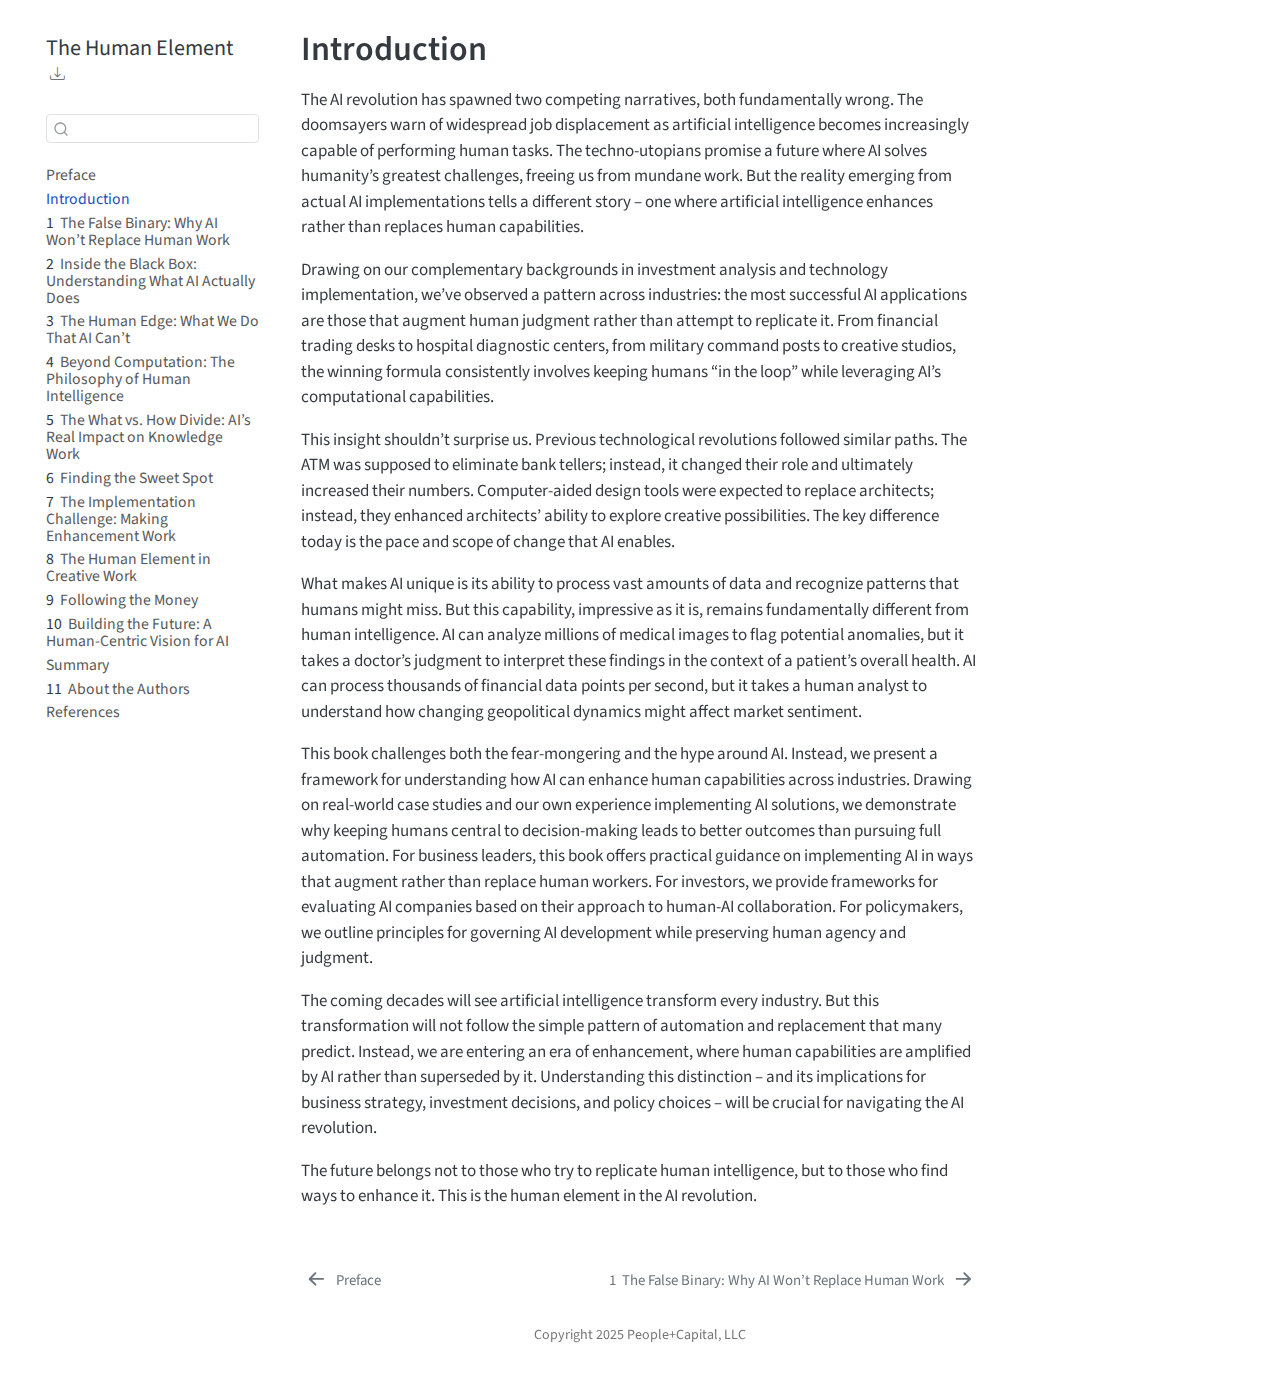
<file: docs/intro.html>
<!DOCTYPE html>
<html xmlns="http://www.w3.org/1999/xhtml" lang="en" xml:lang="en"><head>

<meta charset="utf-8">
<meta name="generator" content="quarto-1.6.40">

<meta name="viewport" content="width=device-width, initial-scale=1.0, user-scalable=yes">


<title>Introduction – The Human Element</title>
<style>
code{white-space: pre-wrap;}
span.smallcaps{font-variant: small-caps;}
div.columns{display: flex; gap: min(4vw, 1.5em);}
div.column{flex: auto; overflow-x: auto;}
div.hanging-indent{margin-left: 1.5em; text-indent: -1.5em;}
ul.task-list{list-style: none;}
ul.task-list li input[type="checkbox"] {
  width: 0.8em;
  margin: 0 0.8em 0.2em -1em; /* quarto-specific, see https://github.com/quarto-dev/quarto-cli/issues/4556 */ 
  vertical-align: middle;
}
/* CSS for citations */
div.csl-bib-body { }
div.csl-entry {
  clear: both;
  margin-bottom: 0em;
}
.hanging-indent div.csl-entry {
  margin-left:2em;
  text-indent:-2em;
}
div.csl-left-margin {
  min-width:2em;
  float:left;
}
div.csl-right-inline {
  margin-left:2em;
  padding-left:1em;
}
div.csl-indent {
  margin-left: 2em;
}</style>


<script src="site_libs/quarto-nav/quarto-nav.js"></script>
<script src="site_libs/quarto-nav/headroom.min.js"></script>
<script src="site_libs/clipboard/clipboard.min.js"></script>
<script src="site_libs/quarto-search/autocomplete.umd.js"></script>
<script src="site_libs/quarto-search/fuse.min.js"></script>
<script src="site_libs/quarto-search/quarto-search.js"></script>
<meta name="quarto:offset" content="./">
<link href="./Ch01.html" rel="next">
<link href="./index.html" rel="prev">
<script src="site_libs/quarto-html/quarto.js"></script>
<script src="site_libs/quarto-html/popper.min.js"></script>
<script src="site_libs/quarto-html/tippy.umd.min.js"></script>
<script src="site_libs/quarto-html/anchor.min.js"></script>
<link href="site_libs/quarto-html/tippy.css" rel="stylesheet">
<link href="site_libs/quarto-html/quarto-syntax-highlighting-549806ee2085284f45b00abea8c6df48.css" rel="stylesheet" id="quarto-text-highlighting-styles">
<script src="site_libs/bootstrap/bootstrap.min.js"></script>
<link href="site_libs/bootstrap/bootstrap-icons.css" rel="stylesheet">
<link href="site_libs/bootstrap/bootstrap-626149efe8f5d16e1d391ba177679bf0.min.css" rel="stylesheet" append-hash="true" id="quarto-bootstrap" data-mode="light">
<script id="quarto-search-options" type="application/json">{
  "location": "sidebar",
  "copy-button": false,
  "collapse-after": 3,
  "panel-placement": "start",
  "type": "textbox",
  "limit": 50,
  "keyboard-shortcut": [
    "f",
    "/",
    "s"
  ],
  "show-item-context": false,
  "language": {
    "search-no-results-text": "No results",
    "search-matching-documents-text": "matching documents",
    "search-copy-link-title": "Copy link to search",
    "search-hide-matches-text": "Hide additional matches",
    "search-more-match-text": "more match in this document",
    "search-more-matches-text": "more matches in this document",
    "search-clear-button-title": "Clear",
    "search-text-placeholder": "",
    "search-detached-cancel-button-title": "Cancel",
    "search-submit-button-title": "Submit",
    "search-label": "Search"
  }
}</script>


<link rel="stylesheet" href="_resources/css/normalize.css">
</head>

<body class="nav-sidebar floating">

<div id="quarto-search-results"></div>
  <header id="quarto-header" class="headroom fixed-top">
  <nav class="quarto-secondary-nav">
    <div class="container-fluid d-flex">
      <button type="button" class="quarto-btn-toggle btn" data-bs-toggle="collapse" role="button" data-bs-target=".quarto-sidebar-collapse-item" aria-controls="quarto-sidebar" aria-expanded="false" aria-label="Toggle sidebar navigation" onclick="if (window.quartoToggleHeadroom) { window.quartoToggleHeadroom(); }">
        <i class="bi bi-layout-text-sidebar-reverse"></i>
      </button>
        <nav class="quarto-page-breadcrumbs" aria-label="breadcrumb"><ol class="breadcrumb"><li class="breadcrumb-item"><a href="./intro.html">Introduction</a></li></ol></nav>
        <a class="flex-grow-1" role="navigation" data-bs-toggle="collapse" data-bs-target=".quarto-sidebar-collapse-item" aria-controls="quarto-sidebar" aria-expanded="false" aria-label="Toggle sidebar navigation" onclick="if (window.quartoToggleHeadroom) { window.quartoToggleHeadroom(); }">      
        </a>
      <button type="button" class="btn quarto-search-button" aria-label="Search" onclick="window.quartoOpenSearch();">
        <i class="bi bi-search"></i>
      </button>
    </div>
  </nav>
</header>
<!-- content -->
<div id="quarto-content" class="quarto-container page-columns page-rows-contents page-layout-article">
<!-- sidebar -->
  <nav id="quarto-sidebar" class="sidebar collapse collapse-horizontal quarto-sidebar-collapse-item sidebar-navigation floating overflow-auto">
    <div class="pt-lg-2 mt-2 text-left sidebar-header">
    <div class="sidebar-title mb-0 py-0">
      <a href="./">The Human Element</a> 
        <div class="sidebar-tools-main">
    <div class="dropdown">
      <a href="" title="Download" id="quarto-navigation-tool-dropdown-0" class="quarto-navigation-tool dropdown-toggle px-1" data-bs-toggle="dropdown" aria-expanded="false" role="link" aria-label="Download"><i class="bi bi-download"></i></a>
      <ul class="dropdown-menu" aria-labelledby="quarto-navigation-tool-dropdown-0">
          <li>
            <a class="dropdown-item sidebar-tools-main-item" href="./The-Human-Element.pdf">
              <i class="bi bi-file-pdf pe-1"></i>
            Download PDF
            </a>
          </li>
          <li>
            <a class="dropdown-item sidebar-tools-main-item" href="./The-Human-Element.epub">
              <i class="bi bi-journal pe-1"></i>
            Download ePub
            </a>
          </li>
          <li>
            <a class="dropdown-item sidebar-tools-main-item" href="./The-Human-Element.docx">
              <i class="bi bi-file-word pe-1"></i>
            Download Docx
            </a>
          </li>
      </ul>
    </div>
</div>
    </div>
      </div>
        <div class="mt-2 flex-shrink-0 align-items-center">
        <div class="sidebar-search">
        <div id="quarto-search" class="" title="Search"></div>
        </div>
        </div>
    <div class="sidebar-menu-container"> 
    <ul class="list-unstyled mt-1">
        <li class="sidebar-item">
  <div class="sidebar-item-container"> 
  <a href="./index.html" class="sidebar-item-text sidebar-link">
 <span class="menu-text">Preface</span></a>
  </div>
</li>
        <li class="sidebar-item">
  <div class="sidebar-item-container"> 
  <a href="./intro.html" class="sidebar-item-text sidebar-link active">
 <span class="menu-text">Introduction</span></a>
  </div>
</li>
        <li class="sidebar-item">
  <div class="sidebar-item-container"> 
  <a href="./Ch01.html" class="sidebar-item-text sidebar-link">
 <span class="menu-text"><span class="chapter-number">1</span>&nbsp; <span class="chapter-title">The False Binary: Why AI Won’t Replace Human Work</span></span></a>
  </div>
</li>
        <li class="sidebar-item">
  <div class="sidebar-item-container"> 
  <a href="./Ch02.html" class="sidebar-item-text sidebar-link">
 <span class="menu-text"><span class="chapter-number">2</span>&nbsp; <span class="chapter-title">Inside the Black Box: Understanding What AI Actually Does</span></span></a>
  </div>
</li>
        <li class="sidebar-item">
  <div class="sidebar-item-container"> 
  <a href="./Ch03.html" class="sidebar-item-text sidebar-link">
 <span class="menu-text"><span class="chapter-number">3</span>&nbsp; <span class="chapter-title">The Human Edge: What We Do That AI Can’t</span></span></a>
  </div>
</li>
        <li class="sidebar-item">
  <div class="sidebar-item-container"> 
  <a href="./Ch04.html" class="sidebar-item-text sidebar-link">
 <span class="menu-text"><span class="chapter-number">4</span>&nbsp; <span class="chapter-title">Beyond Computation: The Philosophy of Human Intelligence</span></span></a>
  </div>
</li>
        <li class="sidebar-item">
  <div class="sidebar-item-container"> 
  <a href="./Ch05.html" class="sidebar-item-text sidebar-link">
 <span class="menu-text"><span class="chapter-number">5</span>&nbsp; <span class="chapter-title">The What vs.&nbsp;How Divide: AI’s Real Impact on Knowledge Work</span></span></a>
  </div>
</li>
        <li class="sidebar-item">
  <div class="sidebar-item-container"> 
  <a href="./Ch06.html" class="sidebar-item-text sidebar-link">
 <span class="menu-text"><span class="chapter-number">6</span>&nbsp; <span class="chapter-title">Finding the Sweet Spot</span></span></a>
  </div>
</li>
        <li class="sidebar-item">
  <div class="sidebar-item-container"> 
  <a href="./Ch07.html" class="sidebar-item-text sidebar-link">
 <span class="menu-text"><span class="chapter-number">7</span>&nbsp; <span class="chapter-title">The Implementation Challenge: Making Enhancement Work</span></span></a>
  </div>
</li>
        <li class="sidebar-item">
  <div class="sidebar-item-container"> 
  <a href="./Ch08.html" class="sidebar-item-text sidebar-link">
 <span class="menu-text"><span class="chapter-number">8</span>&nbsp; <span class="chapter-title">The Human Element in Creative Work</span></span></a>
  </div>
</li>
        <li class="sidebar-item">
  <div class="sidebar-item-container"> 
  <a href="./Ch09.html" class="sidebar-item-text sidebar-link">
 <span class="menu-text"><span class="chapter-number">9</span>&nbsp; <span class="chapter-title">Following the Money</span></span></a>
  </div>
</li>
        <li class="sidebar-item">
  <div class="sidebar-item-container"> 
  <a href="./Ch10.html" class="sidebar-item-text sidebar-link">
 <span class="menu-text"><span class="chapter-number">10</span>&nbsp; <span class="chapter-title">Building the Future: A Human-Centric Vision for AI</span></span></a>
  </div>
</li>
        <li class="sidebar-item">
  <div class="sidebar-item-container"> 
  <a href="./summary.html" class="sidebar-item-text sidebar-link">
 <span class="menu-text">Summary</span></a>
  </div>
</li>
        <li class="sidebar-item">
  <div class="sidebar-item-container"> 
  <a href="./about.html" class="sidebar-item-text sidebar-link">
 <span class="menu-text"><span class="chapter-number">11</span>&nbsp; <span class="chapter-title">About the Authors</span></span></a>
  </div>
</li>
        <li class="sidebar-item">
  <div class="sidebar-item-container"> 
  <a href="./references.html" class="sidebar-item-text sidebar-link">
 <span class="menu-text">References</span></a>
  </div>
</li>
    </ul>
    </div>
</nav>
<div id="quarto-sidebar-glass" class="quarto-sidebar-collapse-item" data-bs-toggle="collapse" data-bs-target=".quarto-sidebar-collapse-item"></div>
<!-- margin-sidebar -->
    <div id="quarto-margin-sidebar" class="sidebar margin-sidebar zindex-bottom">
        
    </div>
<!-- main -->
<main class="content" id="quarto-document-content">

<header id="title-block-header" class="quarto-title-block default">
<div class="quarto-title">
<h1 class="title">Introduction</h1>
</div>



<div class="quarto-title-meta">

    
  
    
  </div>
  


</header>


<p>The AI revolution has spawned two competing narratives, both fundamentally wrong. The doomsayers warn of widespread job displacement as artificial intelligence becomes increasingly capable of performing human tasks. The techno-utopians promise a future where AI solves humanity’s greatest challenges, freeing us from mundane work. But the reality emerging from actual AI implementations tells a different story – one where artificial intelligence enhances rather than replaces human capabilities.</p>
<p>Drawing on our complementary backgrounds in investment analysis and technology implementation, we’ve observed a pattern across industries: the most successful AI applications are those that augment human judgment rather than attempt to replicate it. From financial trading desks to hospital diagnostic centers, from military command posts to creative studios, the winning formula consistently involves keeping humans “in the loop” while leveraging AI’s computational capabilities.</p>
<p>This insight shouldn’t surprise us. Previous technological revolutions followed similar paths. The ATM was supposed to eliminate bank tellers; instead, it changed their role and ultimately increased their numbers. Computer-aided design tools were expected to replace architects; instead, they enhanced architects’ ability to explore creative possibilities. The key difference today is the pace and scope of change that AI enables.</p>
<p>What makes AI unique is its ability to process vast amounts of data and recognize patterns that humans might miss. But this capability, impressive as it is, remains fundamentally different from human intelligence. AI can analyze millions of medical images to flag potential anomalies, but it takes a doctor’s judgment to interpret these findings in the context of a patient’s overall health. AI can process thousands of financial data points per second, but it takes a human analyst to understand how changing geopolitical dynamics might affect market sentiment.</p>
<p>This book challenges both the fear-mongering and the hype around AI. Instead, we present a framework for understanding how AI can enhance human capabilities across industries. Drawing on real-world case studies and our own experience implementing AI solutions, we demonstrate why keeping humans central to decision-making leads to better outcomes than pursuing full automation. For business leaders, this book offers practical guidance on implementing AI in ways that augment rather than replace human workers. For investors, we provide frameworks for evaluating AI companies based on their approach to human-AI collaboration. For policymakers, we outline principles for governing AI development while preserving human agency and judgment.</p>
<p>The coming decades will see artificial intelligence transform every industry. But this transformation will not follow the simple pattern of automation and replacement that many predict. Instead, we are entering an era of enhancement, where human capabilities are amplified by AI rather than superseded by it. Understanding this distinction – and its implications for business strategy, investment decisions, and policy choices – will be crucial for navigating the AI revolution.</p>
<p>The future belongs not to those who try to replicate human intelligence, but to those who find ways to enhance it. This is the human element in the AI revolution.</p>


<div id="refs" class="references csl-bib-body hanging-indent" data-entry-spacing="0" role="list" style="display: none">
<div id="ref-abdin_phi-3_2024" class="csl-entry" role="listitem">
Abdin, Marah, Sam Ade Jacobs, Ammar Ahmad Awan, Jyoti Aneja, Ahmed Awadallah, Hany Awadalla, Nguyen Bach, et al. 2024. <span>“Phi-3 <span>Technical</span> <span>Report</span>: <span>A</span> <span>Highly</span> <span>Capable</span> <span>Language</span> <span>Model</span> <span>Locally</span> on <span>Your</span> <span>Phone</span>.”</span> arXiv. <a href="http://arxiv.org/abs/2404.14219">http://arxiv.org/abs/2404.14219</a>.
</div>
<div id="ref-ai_yi_2024" class="csl-entry" role="listitem">
AI, 01, Alex Young, Bei Chen, Chao Li, Chengen Huang, Ge Zhang, Guanwei Zhang, et al. 2024. <span>“Yi: <span>Open</span> <span>Foundation</span> <span>Models</span> by 01.<span>AI</span>.”</span> arXiv. <a href="http://arxiv.org/abs/2403.04652">http://arxiv.org/abs/2403.04652</a>.
</div>
<div id="ref-alamdari_protein_2023" class="csl-entry" role="listitem">
Alamdari, Sarah, Nitya Thakkar, Rianne Van Den Berg, Alex Xijie Lu, Nicolo Fusi, Ava Pardis Amini, and Kevin K Yang. 2023. <span>“Protein Generation with Evolutionary Diffusion: Sequence Is All You Need.”</span> Preprint. Bioengineering. <a href="https://doi.org/10.1101/2023.09.11.556673">https://doi.org/10.1101/2023.09.11.556673</a>.
</div>
<div id="ref-bender_dangers_2021" class="csl-entry" role="listitem">
Bender, Emily M., Timnit Gebru, Angelina McMillan-Major, and Shmargaret Shmitchell. 2021. <span>“On the <span>Dangers</span> of <span>Stochastic</span> <span>Parrots</span>: <span>Can</span> <span>Language</span> <span>Models</span> <span>Be</span> <span>Too</span> <span>Big</span>? 🦜.”</span> In <em>Proceedings of the 2021 <span>ACM</span> <span>Conference</span> on <span>Fairness</span>, <span>Accountability</span>, and <span>Transparency</span></em>, 610–23. Virtual Event Canada: ACM. <a href="https://doi.org/10.1145/3442188.3445922">https://doi.org/10.1145/3442188.3445922</a>.
</div>
<div id="ref-berglund_reversal_2023" class="csl-entry" role="listitem">
Berglund, Lukas, Meg Tong, Max Kaufmann, Mikita Balesni, Asa Cooper Stickland, Tomasz Korbak, and Owain Evans. 2023. <span>“The <span>Reversal</span> <span>Curse</span>: <span>LLMs</span> Trained on "<span>A</span> Is <span>B</span>" Fail to Learn "<span>B</span> Is <span>A</span>".”</span> arXiv. <a href="http://arxiv.org/abs/2309.12288">http://arxiv.org/abs/2309.12288</a>.
</div>
<div id="ref-bsharat_principled_2023" class="csl-entry" role="listitem">
Bsharat, Sondos Mahmoud, Aidar Myrzakhan, and Zhiqiang Shen. 2023. <span>“Principled <span>Instructions</span> <span>Are</span> <span>All</span> <span>You</span> <span>Need</span> for <span>Questioning</span> <span>LLaMA</span>-1/2, <span>GPT</span>-3.5/4.”</span> arXiv. <a href="http://arxiv.org/abs/2312.16171">http://arxiv.org/abs/2312.16171</a>.
</div>
<div id="ref-burtch_consequences_2024" class="csl-entry" role="listitem">
Burtch, Gordon, Dokyun Lee, and Zhichen Chen. 2024. <span>“The Consequences of Generative <span>AI</span> for Online Knowledge Communities.”</span> <em>Scientific Reports</em> 14 (1): 10413. <a href="https://doi.org/10.1038/s41598-024-61221-0">https://doi.org/10.1038/s41598-024-61221-0</a>.
</div>
<div id="ref-butlin_consciousness_2023" class="csl-entry" role="listitem">
Butlin, Patrick, Robert Long, Eric Elmoznino, Yoshua Bengio, Jonathan Birch, Axel Constant, George Deane, et al. 2023. <span>“Consciousness in <span>Artificial</span> <span>Intelligence</span>: <span>Insights</span> from the <span>Science</span> of <span>Consciousness</span>.”</span> <a href="https://doi.org/10.48550/ARXIV.2308.08708">https://doi.org/10.48550/ARXIV.2308.08708</a>.
</div>
<div id="ref-carlini_stealing_2024" class="csl-entry" role="listitem">
Carlini, Nicholas, Daniel Paleka, Krishnamurthy Dj Dvijotham, Thomas Steinke, Jonathan Hayase, A. Feder Cooper, Katherine Lee, et al. 2024. <span>“Stealing <span>Part</span> of a <span>Production</span> <span>Language</span> <span>Model</span>.”</span> arXiv. <a href="http://arxiv.org/abs/2403.06634">http://arxiv.org/abs/2403.06634</a>.
</div>
<div id="ref-chang_speak_2023" class="csl-entry" role="listitem">
Chang, Kent K., Mackenzie Cramer, Sandeep Soni, and David Bamman. 2023a. <span>“Speak, <span>Memory</span>: <span>An</span> <span>Archaeology</span> of <span>Books</span> <span>Known</span> to <span>ChatGPT</span>/<span>GPT</span>-4.”</span> <a href="https://doi.org/10.48550/ARXIV.2305.00118">https://doi.org/10.48550/ARXIV.2305.00118</a>.
</div>
<div id="ref-chang_speak_2023-1" class="csl-entry" role="listitem">
———. 2023b. <span>“Speak, <span>Memory</span>: <span>An</span> <span>Archaeology</span> of <span>Books</span> <span>Known</span> to <span>ChatGPT</span>/<span>GPT</span>-4.”</span> arXiv. <a href="http://arxiv.org/abs/2305.00118">http://arxiv.org/abs/2305.00118</a>.
</div>
<div id="ref-de__fauw_clinically_2018" class="csl-entry" role="listitem">
De Fauw, Jeffrey, Joseph R. Ledsam, Bernardino Romera-Paredes, Stanislav Nikolov, Nenad Tomasev, Sam Blackwell, Harry Askham, et al. 2018. <span>“Clinically Applicable Deep Learning for Diagnosis and Referral in Retinal Disease.”</span> <em>Nature Medicine</em> 24 (9): 1342–50. <a href="https://doi.org/10.1038/s41591-018-0107-6">https://doi.org/10.1038/s41591-018-0107-6</a>.
</div>
<div id="ref-di_palma_evaluating_2023" class="csl-entry" role="listitem">
Di Palma, Dario, Giovanni Maria Biancofiore, Vito Walter Anelli, Fedelucio Narducci, Tommaso Di Noia, and Eugenio Di Sciascio. 2023. <span>“Evaluating <span>ChatGPT</span> as a <span>Recommender</span> <span>System</span>: <span>A</span> <span>Rigorous</span> <span>Approach</span>.”</span> arXiv. <a href="http://arxiv.org/abs/2309.03613">http://arxiv.org/abs/2309.03613</a>.
</div>
<div id="ref-dodge_documenting_2021" class="csl-entry" role="listitem">
Dodge, Jesse, Maarten Sap, Ana Marasović, William Agnew, Gabriel Ilharco, Dirk Groeneveld, Margaret Mitchell, and Matt Gardner. 2021. <span>“Documenting <span>Large</span> <span>Webtext</span> <span>Corpora</span>: <span>A</span> <span>Case</span> <span>Study</span> on the <span>Colossal</span> <span>Clean</span> <span>Crawled</span> <span>Corpus</span>.”</span> <a href="https://doi.org/10.48550/ARXIV.2104.08758">https://doi.org/10.48550/ARXIV.2104.08758</a>.
</div>
<div id="ref-dreyfus_why_2007" class="csl-entry" role="listitem">
Dreyfus, Hubert L. 2007. <span>“Why <span>Heideggerian</span> <span>AI</span> <span>Failed</span> and <span>How</span> <span>Fixing</span> It <span>Would</span> <span>Require</span> <span>Making</span> It <span>More</span> <span>Heideggerian</span>.”</span> <em>Philosophical Psychology</em> 20 (2): 247–68. <a href="https://doi.org/10.1080/09515080701239510">https://doi.org/10.1080/09515080701239510</a>.
</div>
<div id="ref-epoch_ai_data_2024" class="csl-entry" role="listitem">
Epoch AI. 2024. <span>“Data on <span>Large</span> <span>Language</span> <span>AI</span> <span>Models</span>.”</span> <a href="https://epochai.org/data/large-scale-ai-models">https://epochai.org/data/large-scale-ai-models</a>.
</div>
<div id="ref-erdil_explosive_2024" class="csl-entry" role="listitem">
Erdil, Ege, and Tamay Besiroglu. 2024. <span>“Explosive Growth from <span>AI</span> Automation: <span>A</span> Review of the Arguments.”</span> arXiv. <a href="http://arxiv.org/abs/2309.11690">http://arxiv.org/abs/2309.11690</a>.
</div>
<div id="ref-esteva_guide_2019" class="csl-entry" role="listitem">
Esteva, Andre, Alexandre Robicquet, Bharath Ramsundar, Volodymyr Kuleshov, Mark DePristo, Katherine Chou, Claire Cui, Greg Corrado, Sebastian Thrun, and Jeff Dean. 2019. <span>“A Guide to Deep Learning in Healthcare.”</span> <em>Nature Medicine</em> 25 (1): 24–29. <a href="https://doi.org/10.1038/s41591-018-0316-z">https://doi.org/10.1038/s41591-018-0316-z</a>.
</div>
<div id="ref-feng_pretraining_2023" class="csl-entry" role="listitem">
Feng, Shangbin, Chan Young Park, Yuhan Liu, and Yulia Tsvetkov. 2023. <span>“From <span>Pretraining</span> <span>Data</span> to <span>Language</span> <span>Models</span> to <span>Downstream</span> <span>Tasks</span>: <span>Tracking</span> the <span>Trails</span> of <span>Political</span> <span>Biases</span> <span>Leading</span> to <span>Unfair</span> <span>NLP</span> <span>Models</span>.”</span> <a href="https://doi.org/10.48550/ARXIV.2305.08283">https://doi.org/10.48550/ARXIV.2305.08283</a>.
</div>
<div id="ref-goh_large_2024" class="csl-entry" role="listitem">
Goh, Ethan, Robert Gallo, Jason Hom, Eric Strong, Yingjie Weng, Hannah Kerman, Joséphine A. Cool, et al. 2024. <span>“Large <span>Language</span> <span>Model</span> <span>Influence</span> on <span>Diagnostic</span> <span>Reasoning</span>: <span>A</span> <span>Randomized</span> <span>Clinical</span> <span>Trial</span>.”</span> <em>JAMA Network Open</em> 7 (10): e2440969. <a href="https://doi.org/10.1001/jamanetworkopen.2024.40969">https://doi.org/10.1001/jamanetworkopen.2024.40969</a>.
</div>
<div id="ref-grossmann_ai_2023" class="csl-entry" role="listitem">
Grossmann, Igor, Matthew Feinberg, Dawn C. Parker, Nicholas A. Christakis, Philip E. Tetlock, and William A. Cunningham. 2023. <span>“<span>AI</span> and the Transformation of Social Science Research.”</span> <em>Science</em> 380 (6650): 1108–9. <a href="https://doi.org/10.1126/science.adi1778">https://doi.org/10.1126/science.adi1778</a>.
</div>
<div id="ref-gupta_calm_2023" class="csl-entry" role="listitem">
Gupta, Vipul, Pranav Narayanan Venkit, Hugo Laurençon, Shomir Wilson, and Rebecca J. Passonneau. 2023. <span>“<span>CALM</span> : <span>A</span> <span>Multi</span>-Task <span>Benchmark</span> for <span>Comprehensive</span> <span>Assessment</span> of <span>Language</span> <span>Model</span> <span>Bias</span>.”</span> arXiv. <a href="http://arxiv.org/abs/2308.12539">http://arxiv.org/abs/2308.12539</a>.
</div>
<div id="ref-he_foundation_2024" class="csl-entry" role="listitem">
He, Yuting, Fuxiang Huang, Xinrui Jiang, Yuxiang Nie, Minghao Wang, Jiguang Wang, and Hao Chen. 2024. <span>“Foundation <span>Model</span> for <span>Advancing</span> <span>Healthcare</span>: <span>Challenges</span>, <span>Opportunities</span>, and <span>Future</span> <span>Directions</span>.”</span> arXiv. <a href="http://arxiv.org/abs/2404.03264">http://arxiv.org/abs/2404.03264</a>.
</div>
<div id="ref-hendy_how_2023" class="csl-entry" role="listitem">
Hendy, Amr, Mohamed Abdelrehim, Amr Sharaf, Vikas Raunak, Mohamed Gabr, Hitokazu Matsushita, Young Jin Kim, Mohamed Afify, and Hany Hassan Awadalla. 2023. <span>“How <span>Good</span> <span>Are</span> <span>GPT</span> <span>Models</span> at <span>Machine</span> <span>Translation</span>? <span>A</span> <span>Comprehensive</span> <span>Evaluation</span>.”</span> arXiv. <a href="http://arxiv.org/abs/2302.09210">http://arxiv.org/abs/2302.09210</a>.
</div>
<div id="ref-hicks_chatgpt_2024" class="csl-entry" role="listitem">
Hicks, Michael Townsen, James Humphries, and Joe Slater. 2024. <span>“<span>ChatGPT</span> Is Bullshit.”</span> <em>Ethics and Information Technology</em> 26 (2): 38. <a href="https://doi.org/10.1007/s10676-024-09775-5">https://doi.org/10.1007/s10676-024-09775-5</a>.
</div>
<div id="ref-hoffmann_training_2022" class="csl-entry" role="listitem">
Hoffmann, Jordan, Sebastian Borgeaud, Arthur Mensch, Elena Buchatskaya, Trevor Cai, Eliza Rutherford, Diego de Las Casas, et al. 2022. <span>“Training <span>Compute</span>-<span>Optimal</span> <span>Large</span> <span>Language</span> <span>Models</span>.”</span> arXiv. <a href="http://arxiv.org/abs/2203.15556">http://arxiv.org/abs/2203.15556</a>.
</div>
<div id="ref-hopkins_artificial_2023" class="csl-entry" role="listitem">
Hopkins, Ashley M, Jessica M Logan, Ganessan Kichenadasse, and Michael J Sorich. 2023. <span>“Artificial Intelligence Chatbots Will Revolutionize How Cancer Patients Access Information: <span>ChatGPT</span> Represents a Paradigm-Shift.”</span> <em>JNCI Cancer Spectrum</em> 7 (2): pkad010. <a href="https://doi.org/10.1093/jncics/pkad010">https://doi.org/10.1093/jncics/pkad010</a>.
</div>
<div id="ref-hristidis_chatgpt_2023" class="csl-entry" role="listitem">
Hristidis, Vagelis, Nicole Ruggiano, Ellen L Brown, Sai Rithesh Reddy Ganta, and Selena Stewart. 2023. <span>“<span>ChatGPT</span> Vs <span>Google</span> for <span>Queries</span> <span>Related</span> to <span>Dementia</span> and <span>Other</span> <span>Cognitive</span> <span>Decline</span>: <span>Comparison</span> of <span>Results</span>.”</span> <em>Journal of Medical Internet Research</em> 25 (July): e48966. <a href="https://doi.org/10.2196/48966">https://doi.org/10.2196/48966</a>.
</div>
<div id="ref-huang_propaganda_2013" class="csl-entry" role="listitem">
Huang, Haifeng, and Zhi Li. 2013. <span>“Propaganda and <span>Signaling</span>.”</span> <em>SSRN Electronic Journal</em>. <a href="https://doi.org/10.2139/ssrn.2325101">https://doi.org/10.2139/ssrn.2325101</a>.
</div>
<div id="ref-huang_crispr-gpt_2024" class="csl-entry" role="listitem">
Huang, Kaixuan, Yuanhao Qu, Henry Cousins, William A. Johnson, Di Yin, Mihir Shah, Denny Zhou, Russ Altman, Mengdi Wang, and Le Cong. 2024. <span>“<span>CRISPR</span>-<span>GPT</span>: <span>An</span> <span>LLM</span> <span>Agent</span> for <span>Automated</span> <span>Design</span> of <span>Gene</span>-<span>Editing</span> <span>Experiments</span>.”</span> arXiv. <a href="http://arxiv.org/abs/2404.18021">http://arxiv.org/abs/2404.18021</a>.
</div>
<div id="ref-jackson_exposure_2023" class="csl-entry" role="listitem">
Jackson, Joshua Conrad, Kai Chi Yam, Pok Man Tang, Chris G. Sibley, and Adam Waytz. 2023. <span>“Exposure to Automation Explains Religious Declines.”</span> <em>Proceedings of the National Academy of Sciences</em> 120 (34): e2304748120. <a href="https://doi.org/10.1073/pnas.2304748120">https://doi.org/10.1073/pnas.2304748120</a>.
</div>
<div id="ref-jin_darkbert_2023" class="csl-entry" role="listitem">
Jin, Youngjin, Eugene Jang, Jian Cui, Jin-Woo Chung, Yongjae Lee, and Seungwon Shin. 2023. <span>“<span>DarkBERT</span>: <span>A</span> <span>Language</span> <span>Model</span> for the <span>Dark</span> <span>Side</span> of the <span>Internet</span>.”</span> <a href="https://doi.org/10.48550/ARXIV.2305.08596">https://doi.org/10.48550/ARXIV.2305.08596</a>.
</div>
<div id="ref-jing_alphafold_2024" class="csl-entry" role="listitem">
Jing, Bowen, Bonnie Berger, and Tommi Jaakkola. 2024. <span>“<span>AlphaFold</span> <span>Meets</span> <span>Flow</span> <span>Matching</span> for <span>Generating</span> <span>Protein</span> <span>Ensembles</span>.”</span> arXiv. <a href="http://arxiv.org/abs/2402.04845">http://arxiv.org/abs/2402.04845</a>.
</div>
<div id="ref-kaddour_challenges_2023" class="csl-entry" role="listitem">
Kaddour, Jean, Joshua Harris, Maximilian Mozes, Herbie Bradley, Roberta Raileanu, and Robert McHardy. 2023. <span>“Challenges and <span>Applications</span> of <span>Large</span> <span>Language</span> <span>Models</span>.”</span> <a href="https://doi.org/10.48550/ARXIV.2307.10169">https://doi.org/10.48550/ARXIV.2307.10169</a>.
</div>
<div id="ref-kallini_mission_2024" class="csl-entry" role="listitem">
Kallini, Julie, Isabel Papadimitriou, Richard Futrell, Kyle Mahowald, and Christopher Potts. 2024. <span>“Mission: <span>Impossible</span> <span>Language</span> <span>Models</span>.”</span> arXiv. <a href="http://arxiv.org/abs/2401.06416">http://arxiv.org/abs/2401.06416</a>.
</div>
<div id="ref-kanjee_accuracy_2023" class="csl-entry" role="listitem">
Kanjee, Zahir, Byron Crowe, and Adam Rodman. 2023. <span>“Accuracy of a <span>Generative</span> <span>Artificial</span> <span>Intelligence</span> <span>Model</span> in a <span>Complex</span> <span>Diagnostic</span> <span>Challenge</span>.”</span> <em>JAMA</em> 330 (1): 78. <a href="https://doi.org/10.1001/jama.2023.8288">https://doi.org/10.1001/jama.2023.8288</a>.
</div>
<div id="ref-kaufman_acoustic_2023" class="csl-entry" role="listitem">
Kaufman, Jaycee M., Anirudh Thommandram, and Yan Fossat. 2023. <span>“Acoustic <span>Analysis</span> and <span>Prediction</span> of <span>Type</span> 2 <span>Diabetes</span> <span>Mellitus</span> <span>Using</span> <span>Smartphone</span>-<span>Recorded</span> <span>Voice</span> <span>Segments</span>.”</span> <em>Mayo Clinic Proceedings: Digital Health</em> 1 (4): 534–44. <a href="https://doi.org/10.1016/j.mcpdig.2023.08.005">https://doi.org/10.1016/j.mcpdig.2023.08.005</a>.
</div>
<div id="ref-killock_ai_2020" class="csl-entry" role="listitem">
Killock, David. 2020. <span>“<span>AI</span> Outperforms Radiologists in Mammographic Screening.”</span> <em>Nature Reviews Clinical Oncology</em> 17 (3): 134–34. <a href="https://doi.org/10.1038/s41571-020-0329-7">https://doi.org/10.1038/s41571-020-0329-7</a>.
</div>
<div id="ref-kim_health-llm_2024" class="csl-entry" role="listitem">
Kim, Yubin, Xuhai Xu, Daniel McDuff, Cynthia Breazeal, and Hae Won Park. 2024. <span>“Health-<span>LLM</span>: <span>Large</span> <span>Language</span> <span>Models</span> for <span>Health</span> <span>Prediction</span> via <span>Wearable</span> <span>Sensor</span> <span>Data</span>.”</span> arXiv. <a href="http://arxiv.org/abs/2401.06866">http://arxiv.org/abs/2401.06866</a>.
</div>
<div id="ref-kung_performance_2022" class="csl-entry" role="listitem">
Kung, Tiffany H., Morgan Cheatham, ChatGPT, Arielle Medenilla, Czarina Sillos, Lorie De Leon, Camille Elepaño, et al. 2022. <span>“Performance of <span>ChatGPT</span> on <span>USMLE</span>: <span>Potential</span> for <span>AI</span>-<span>Assisted</span> <span>Medical</span> <span>Education</span> <span>Using</span> <span>Large</span> <span>Language</span> <span>Models</span>.”</span> Preprint. Medical Education. <a href="https://doi.org/10.1101/2022.12.19.22283643">https://doi.org/10.1101/2022.12.19.22283643</a>.
</div>
<div id="ref-larson_myth_2021" class="csl-entry" role="listitem">
Larson, Erik J. 2021a. <em>The Myth of Artificial Intelligence: Why Computers Can’t Think the Way We Do</em>. Cambridge, Massachusetts London, England: The Belknap Press of Harvard University Press.
</div>
<div id="ref-larson_myth_2021-1" class="csl-entry" role="listitem">
———. 2021b. <em>The Myth of Artificial Intelligence: Why Computers Can’t Think the Way We Do</em>. Cambridge, Massachusetts: The Belknap Press of Harvard University Press.
</div>
<div id="ref-lee_deep_2017" class="csl-entry" role="listitem">
Lee, Cecilia S., Doug M. Baughman, and Aaron Y. Lee. 2017. <span>“Deep <span>Learning</span> <span>Is</span> <span>Effective</span> for <span>Classifying</span> <span>Normal</span> Versus <span>Age</span>-<span>Related</span> <span>Macular</span> <span>Degeneration</span> <span>OCT</span> <span>Images</span>.”</span> <em>Ophthalmology Retina</em> 1 (4): 322–27. <a href="https://doi.org/10.1016/j.oret.2016.12.009">https://doi.org/10.1016/j.oret.2016.12.009</a>.
</div>
<div id="ref-drazen_benefits_2023" class="csl-entry" role="listitem">
Lee, Peter, Sebastien Bubeck, and Joseph Petro. 2023. <span>“Benefits, <span>Limits</span>, and <span>Risks</span> of <span>GPT</span>-4 as an <span>AI</span> <span>Chatbot</span> for <span>Medicine</span>.”</span> Edited by Jeffrey M. Drazen, Isaac S. Kohane, and Tze-Yun Leong. <em>New England Journal of Medicine</em> 388 (13): 1233–39. <a href="https://doi.org/10.1056/NEJMsr2214184">https://doi.org/10.1056/NEJMsr2214184</a>.
</div>
<div id="ref-lee_ai_2023" class="csl-entry" role="listitem">
Lee, Peter, Carey Goldberg, and Isaac Kohane. 2023. <em>The <span>AI</span> Revolution in Medicine: <span>GPT</span>-4 and Beyond</em>. 1st ed. Hoboken: Pearson.
</div>
<div id="ref-leivada_dall-e_2022" class="csl-entry" role="listitem">
Leivada, Evelina, Elliot Murphy, and Gary Marcus. 2022. <span>“<span>DALL</span>-<span>E</span> 2 <span>Fails</span> to <span>Reliably</span> <span>Capture</span> <span>Common</span> <span>Syntactic</span> <span>Processes</span>.”</span> arXiv. <a href="http://arxiv.org/abs/2210.12889">http://arxiv.org/abs/2210.12889</a>.
</div>
<div id="ref-lenat_getting_2023" class="csl-entry" role="listitem">
Lenat, Doug, and Gary Marcus. 2023. <span>“Getting from <span>Generative</span> <span>AI</span> to <span>Trustworthy</span> <span>AI</span>: <span>What</span> <span>LLMs</span> Might Learn from <span>Cyc</span>.”</span> arXiv. <a href="http://arxiv.org/abs/2308.04445">http://arxiv.org/abs/2308.04445</a>.
</div>
<div id="ref-li_transformer-lite_2024" class="csl-entry" role="listitem">
Li, Luchang, Sheng Qian, Jie Lu, Lunxi Yuan, Rui Wang, and Qin Xie. 2024. <span>“Transformer-<span>Lite</span>: <span>High</span>-Efficiency <span>Deployment</span> of <span>Large</span> <span>Language</span> <span>Models</span> on <span>Mobile</span> <span>Phone</span> <span>GPUs</span>.”</span> arXiv. <a href="http://arxiv.org/abs/2403.20041">http://arxiv.org/abs/2403.20041</a>.
</div>
<div id="ref-liu_evaluating_2023" class="csl-entry" role="listitem">
Liu, Nelson F., Tianyi Zhang, and Percy Liang. 2023. <span>“Evaluating <span>Verifiability</span> in <span>Generative</span> <span>Search</span> <span>Engines</span>.”</span> arXiv. <a href="http://arxiv.org/abs/2304.09848">http://arxiv.org/abs/2304.09848</a>.
</div>
<div id="ref-liu_agentbench_2023" class="csl-entry" role="listitem">
Liu, Xiao, Hao Yu, Hanchen Zhang, Yifan Xu, Xuanyu Lei, Hanyu Lai, Yu Gu, et al. 2023. <span>“<span>AgentBench</span>: <span>Evaluating</span> <span>LLMs</span> as <span>Agents</span>.”</span> <a href="https://doi.org/10.48550/ARXIV.2308.03688">https://doi.org/10.48550/ARXIV.2308.03688</a>.
</div>
<div id="ref-liu_mobilellm_2024" class="csl-entry" role="listitem">
Liu, Zechun, Changsheng Zhao, Forrest Iandola, Chen Lai, Yuandong Tian, Igor Fedorov, Yunyang Xiong, et al. 2024. <span>“<span>MobileLLM</span>: <span>Optimizing</span> <span>Sub</span>-Billion <span>Parameter</span> <span>Language</span> <span>Models</span> for <span>On</span>-<span>Device</span> <span>Use</span> <span>Cases</span>.”</span> arXiv. <a href="http://arxiv.org/abs/2402.14905">http://arxiv.org/abs/2402.14905</a>.
</div>
<div id="ref-liu_monolith_2022" class="csl-entry" role="listitem">
Liu, Zhuoran, Leqi Zou, Xuan Zou, Caihua Wang, Biao Zhang, Da Tang, Bolin Zhu, et al. 2022. <span>“Monolith: <span>Real</span> <span>Time</span> <span>Recommendation</span> <span>System</span> <span>With</span> <span>Collisionless</span> <span>Embedding</span> <span>Table</span>.”</span> arXiv. <a href="https://doi.org/10.48550/ARXIV.2209.07663">https://doi.org/10.48550/ARXIV.2209.07663</a>.
</div>
<div id="ref-lu_ai_2024" class="csl-entry" role="listitem">
Lu, Chris, Cong Lu, Robert Tjarko Lange, Jakob Foerster, Jeff Clune, and David Ha. 2024. <span>“The <span>AI</span> <span>Scientist</span>: <span>Towards</span> <span>Fully</span> <span>Automated</span> <span>Open</span>-<span>Ended</span> <span>Scientific</span> <span>Discovery</span>.”</span> arXiv. <a href="http://arxiv.org/abs/2408.06292">http://arxiv.org/abs/2408.06292</a>.
</div>
<div id="ref-luo_biogpt_2022" class="csl-entry" role="listitem">
Luo, Renqian, Liai Sun, Yingce Xia, Tao Qin, Sheng Zhang, Hoifung Poon, and Tie-Yan Liu. 2022. <span>“<span>BioGPT</span>: Generative Pre-Trained Transformer for Biomedical Text Generation and Mining.”</span> <em>Briefings in Bioinformatics</em> 23 (6): bbac409. <a href="https://doi.org/10.1093/bib/bbac409">https://doi.org/10.1093/bib/bbac409</a>.
</div>
<div id="ref-lutsker_glucose_2024" class="csl-entry" role="listitem">
Lutsker, Guy, Gal Sapir, Anastasia Godneva, Smadar Shilo, Jerry R. Greenfield, Dorit Samocha-Bonet, Shie Mannor, et al. 2024. <span>“From <span>Glucose</span> <span>Patterns</span> to <span>Health</span> <span>Outcomes</span>: <span>A</span> <span>Generalizable</span> <span>Foundation</span> <span>Model</span> for <span>Continuous</span> <span>Glucose</span> <span>Monitor</span> <span>Data</span> <span>Analysis</span>.”</span> arXiv. <a href="http://arxiv.org/abs/2408.11876">http://arxiv.org/abs/2408.11876</a>.
</div>
<div id="ref-ma_lets_2023" class="csl-entry" role="listitem">
Ma, Xiao, Swaroop Mishra, Ahmad Beirami, Alex Beutel, and Jilin Chen. 2023. <span>“Let’s <span>Do</span> a <span>Thought</span> <span>Experiment</span>: <span>Using</span> <span>Counterfactuals</span> to <span>Improve</span> <span>Moral</span> <span>Reasoning</span>.”</span> <a href="https://doi.org/10.48550/ARXIV.2306.14308">https://doi.org/10.48550/ARXIV.2306.14308</a>.
</div>
<div id="ref-mahowald_dissociating_2023" class="csl-entry" role="listitem">
Mahowald, Kyle, Anna A. Ivanova, Idan A. Blank, Nancy Kanwisher, Joshua B. Tenenbaum, and Evelina Fedorenko. 2023. <span>“Dissociating Language and Thought in Large Language Models: A Cognitive Perspective.”</span> arXiv. <a href="http://arxiv.org/abs/2301.06627">http://arxiv.org/abs/2301.06627</a>.
</div>
<div id="ref-manathunga_aligning_2023" class="csl-entry" role="listitem">
Manathunga, Supun, and Isuru Hettigoda. 2023. <span>“Aligning <span>Large</span> <span>Language</span> <span>Models</span> for <span>Clinical</span> <span>Tasks</span>.”</span> arXiv. <a href="http://arxiv.org/abs/2309.02884">http://arxiv.org/abs/2309.02884</a>.
</div>
<div id="ref-mcduff_towards_2023" class="csl-entry" role="listitem">
McDuff, Daniel, Mike Schaekermann, Tao Tu, Anil Palepu, Amy Wang, Jake Garrison, Karan Singhal, et al. 2023. <span>“Towards <span>Accurate</span> <span>Differential</span> <span>Diagnosis</span> with <span>Large</span> <span>Language</span> <span>Models</span>.”</span> arXiv. <a href="http://arxiv.org/abs/2312.00164">http://arxiv.org/abs/2312.00164</a>.
</div>
<div id="ref-mesko_prompt_2023" class="csl-entry" role="listitem">
Meskó, Bertalan. 2023. <span>“Prompt <span>Engineering</span> as an <span>Important</span> <span>Emerging</span> <span>Skill</span> for <span>Medical</span> <span>Professionals</span>: <span>Tutorial</span>.”</span> <em>Journal of Medical Internet Research</em> 25 (October): e50638. <a href="https://doi.org/10.2196/50638">https://doi.org/10.2196/50638</a>.
</div>
<div id="ref-mesko_imperative_2023" class="csl-entry" role="listitem">
Meskó, Bertalan, and Eric J. Topol. 2023. <span>“The Imperative for Regulatory Oversight of Large Language Models (or Generative <span>AI</span>) in Healthcare.”</span> <em>Npj Digital Medicine</em> 6 (1): 120. <a href="https://doi.org/10.1038/s41746-023-00873-0">https://doi.org/10.1038/s41746-023-00873-0</a>.
</div>
<div id="ref-milliere_philosophical_2024" class="csl-entry" role="listitem">
Millière, Raphaël, and Cameron Buckner. 2024. <span>“A <span>Philosophical</span> <span>Introduction</span> to <span>Language</span> <span>Models</span> – <span>Part</span> <span>I</span>: <span>Continuity</span> <span>With</span> <span>Classic</span> <span>Debates</span>.”</span> arXiv. <a href="http://arxiv.org/abs/2401.03910">http://arxiv.org/abs/2401.03910</a>.
</div>
<div id="ref-narayanan_ai_2024" class="csl-entry" role="listitem">
Narayanan, Arvind, and Sayash Kapoor. 2024. <em><span>AI</span> Snake Oil: What Artificial Intelligence Can Do, What It Can’t, and How to Tell the Difference</em>. Princeton Oxford: Princeton University Press.
</div>
<div id="ref-nori_capabilities_2023" class="csl-entry" role="listitem">
Nori, Harsha, Nicholas King, Scott Mayer McKinney, Dean Carignan, and Eric Horvitz. 2023. <span>“Capabilities of <span>GPT</span>-4 on <span>Medical</span> <span>Challenge</span> <span>Problems</span>.”</span> <a href="https://doi.org/10.48550/ARXIV.2303.13375">https://doi.org/10.48550/ARXIV.2303.13375</a>.
</div>
<div id="ref-oh_organ_2023" class="csl-entry" role="listitem">
Oh, Hamilton Se-Hwee, Jarod Rutledge, Daniel Nachun, Róbert Pálovics, Olamide Abiose, Patricia Moran-Losada, Divya Channappa, et al. 2023. <span>“Organ Aging Signatures in the Plasma Proteome Track Health and Disease.”</span> <em>Nature</em> 624 (7990): 164–72. <a href="https://doi.org/10.1038/s41586-023-06802-1">https://doi.org/10.1038/s41586-023-06802-1</a>.
</div>
<div id="ref-oren_proving_2023" class="csl-entry" role="listitem">
Oren, Yonatan, Nicole Meister, Niladri Chatterji, Faisal Ladhak, and Tatsunori B. Hashimoto. 2023. <span>“Proving <span>Test</span> <span>Set</span> <span>Contamination</span> in <span>Black</span> <span>Box</span> <span>Language</span> <span>Models</span>.”</span> arXiv. <a href="http://arxiv.org/abs/2310.17623">http://arxiv.org/abs/2310.17623</a>.
</div>
<div id="ref-pei_deepfake_2024" class="csl-entry" role="listitem">
Pei, Gan, Jiangning Zhang, Menghan Hu, Guangtao Zhai, Chengjie Wang, Zhenyu Zhang, Jian Yang, Chunhua Shen, and Dacheng Tao. 2024. <span>“Deepfake <span>Generation</span> and <span>Detection</span>: <span>A</span> <span>Benchmark</span> and <span>Survey</span>.”</span> arXiv. <a href="http://arxiv.org/abs/2403.17881">http://arxiv.org/abs/2403.17881</a>.
</div>
<div id="ref-qian_merge_2023" class="csl-entry" role="listitem">
Qian, Cheng, Xinran Zhao, and Sherry Tongshuang Wu. 2023. <span>“"<span>Merge</span> <span>Conflicts</span>!" <span>Exploring</span> the <span>Impacts</span> of <span>External</span> <span>Distractors</span> to <span>Parametric</span> <span>Knowledge</span> <span>Graphs</span>.”</span> arXiv. <a href="http://arxiv.org/abs/2309.08594">http://arxiv.org/abs/2309.08594</a>.
</div>
<div id="ref-qiu_towards_2024" class="csl-entry" role="listitem">
Qiu, Pengcheng, Chaoyi Wu, Xiaoman Zhang, Weixiong Lin, Haicheng Wang, Ya Zhang, Yanfeng Wang, and Weidi Xie. 2024. <span>“Towards <span>Building</span> <span>Multilingual</span> <span>Language</span> <span>Model</span> for <span>Medicine</span>.”</span> arXiv. <a href="http://arxiv.org/abs/2402.13963">http://arxiv.org/abs/2402.13963</a>.
</div>
<div id="ref-raji_fallacy_2022" class="csl-entry" role="listitem">
Raji, Inioluwa Deborah, I. Elizabeth Kumar, Aaron Horowitz, and Andrew D. Selbst. 2022. <span>“The <span>Fallacy</span> of <span>AI</span> <span>Functionality</span>.”</span> In <em>2022 <span>ACM</span> <span>Conference</span> on <span>Fairness</span>, <span>Accountability</span>, and <span>Transparency</span></em>, 959–72. <a href="https://doi.org/10.1145/3531146.3533158">https://doi.org/10.1145/3531146.3533158</a>.
</div>
<div id="ref-rao_assessing_2023" class="csl-entry" role="listitem">
Rao, Arya, Michael Pang, John Kim, Meghana Kamineni, Winston Lie, Anoop K Prasad, Adam Landman, Keith Dreyer, and Marc D Succi. 2023. <span>“Assessing the <span>Utility</span> of <span>ChatGPT</span> <span>Throughout</span> the <span>Entire</span> <span>Clinical</span> <span>Workflow</span>: <span>Development</span> and <span>Usability</span> <span>Study</span>.”</span> <em>Journal of Medical Internet Research</em> 25 (August): e48659. <a href="https://doi.org/10.2196/48659">https://doi.org/10.2196/48659</a>.
</div>
<div id="ref-romera-paredes_mathematical_2024" class="csl-entry" role="listitem">
Romera-Paredes, Bernardino, Mohammadamin Barekatain, Alexander Novikov, Matej Balog, M. Pawan Kumar, Emilien Dupont, Francisco J. R. Ruiz, et al. 2024. <span>“Mathematical Discoveries from Program Search with Large Language Models.”</span> <em>Nature</em> 625 (7995): 468–75. <a href="https://doi.org/10.1038/s41586-023-06924-6">https://doi.org/10.1038/s41586-023-06924-6</a>.
</div>
<div id="ref-rottger_political_2024" class="csl-entry" role="listitem">
Röttger, Paul, Valentin Hofmann, Valentina Pyatkin, Musashi Hinck, Hannah Rose Kirk, Hinrich Schütze, and Dirk Hovy. 2024. <span>“Political <span>Compass</span> or <span>Spinning</span> <span>Arrow</span>? <span>Towards</span> <span>More</span> <span>Meaningful</span> <span>Evaluations</span> for <span>Values</span> and <span>Opinions</span> in <span>Large</span> <span>Language</span> <span>Models</span>.”</span> arXiv. <a href="http://arxiv.org/abs/2402.16786">http://arxiv.org/abs/2402.16786</a>.
</div>
<div id="ref-rozado_political_2023" class="csl-entry" role="listitem">
Rozado, David. 2023. <span>“The <span>Political</span> <span>Biases</span> of <span>ChatGPT</span>.”</span> <em>Social Sciences</em> 12 (3): 148. <a href="https://doi.org/10.3390/socsci12030148">https://doi.org/10.3390/socsci12030148</a>.
</div>
<div id="ref-rozado_political_2024" class="csl-entry" role="listitem">
———. 2024. <span>“The <span>Political</span> <span>Preferences</span> of <span>LLMs</span>.”</span> arXiv. <a href="http://arxiv.org/abs/2402.01789">http://arxiv.org/abs/2402.01789</a>.
</div>
<div id="ref-saab_capabilities_2024" class="csl-entry" role="listitem">
Saab, Khaled, Tao Tu, Wei-Hung Weng, Ryutaro Tanno, David Stutz, Ellery Wulczyn, Fan Zhang, et al. 2024. <span>“Capabilities of <span>Gemini</span> <span>Models</span> in <span>Medicine</span>.”</span> arXiv. <a href="http://arxiv.org/abs/2404.18416">http://arxiv.org/abs/2404.18416</a>.
</div>
<div id="ref-sastry_computing_2024" class="csl-entry" role="listitem">
Sastry, Girish, Lennart Heim, Haydn Belfield, Markus Anderljung, Miles Brundage, Julian Hazell, Cullen O’Keefe, et al. 2024. <span>“Computing <span>Power</span> and the <span>Governance</span> of <span>Artificial</span> <span>Intelligence</span>.”</span> arXiv. <a href="http://arxiv.org/abs/2402.08797">http://arxiv.org/abs/2402.08797</a>.
</div>
<div id="ref-shumailov_curse_2023" class="csl-entry" role="listitem">
Shumailov, Ilia, Zakhar Shumaylov, Yiren Zhao, Yarin Gal, Nicolas Papernot, and Ross Anderson. 2023. <span>“The <span>Curse</span> of <span>Recursion</span>: <span>Training</span> on <span>Generated</span> <span>Data</span> <span>Makes</span> <span>Models</span> <span>Forget</span>.”</span> arXiv. <a href="http://arxiv.org/abs/2305.17493">http://arxiv.org/abs/2305.17493</a>.
</div>
<div id="ref-singhal_large_2023" class="csl-entry" role="listitem">
Singhal, Karan, Shekoofeh Azizi, Tao Tu, S. Sara Mahdavi, Jason Wei, Hyung Won Chung, Nathan Scales, et al. 2023. <span>“Large Language Models Encode Clinical Knowledge.”</span> <em>Nature</em> 620 (7972): 172–80. <a href="https://doi.org/10.1038/s41586-023-06291-2">https://doi.org/10.1038/s41586-023-06291-2</a>.
</div>
<div id="ref-sun_artificial_2023" class="csl-entry" role="listitem">
Sun, Jie, Qun-Xi Dong, San-Wang Wang, Yong-Bo Zheng, Xiao-Xing Liu, Tang-Sheng Lu, Kai Yuan, et al. 2023. <span>“Artificial Intelligence in Psychiatry Research, Diagnosis, and Therapy.”</span> <em>Asian Journal of Psychiatry</em> 87 (September): 103705. <a href="https://doi.org/10.1016/j.ajp.2023.103705">https://doi.org/10.1016/j.ajp.2023.103705</a>.
</div>
<div id="ref-tian_spreadsheetllm_2024" class="csl-entry" role="listitem">
Tian, Yuzhang, Jianbo Zhao, Haoyu Dong, Junyu Xiong, Shiyu Xia, Mengyu Zhou, Yun Lin, et al. 2024. <span>“<span>SpreadsheetLLM</span>: <span>Encoding</span> <span>Spreadsheets</span> for <span>Large</span> <span>Language</span> <span>Models</span>.”</span> arXiv. <a href="http://arxiv.org/abs/2407.09025">http://arxiv.org/abs/2407.09025</a>.
</div>
<div id="ref-tu_towards_2024" class="csl-entry" role="listitem">
Tu, Tao, Anil Palepu, Mike Schaekermann, Khaled Saab, Jan Freyberg, Ryutaro Tanno, Amy Wang, et al. 2024. <span>“Towards <span>Conversational</span> <span>Diagnostic</span> <span>AI</span>.”</span> <a href="https://doi.org/10.48550/ARXIV.2401.05654">https://doi.org/10.48550/ARXIV.2401.05654</a>.
</div>
<div id="ref-udandarao_no_2024" class="csl-entry" role="listitem">
Udandarao, Vishaal, Ameya Prabhu, Adhiraj Ghosh, Yash Sharma, Philip H. S. Torr, Adel Bibi, Samuel Albanie, and Matthias Bethge. 2024. <span>“No "<span>Zero</span>-<span>Shot</span>" <span>Without</span> <span>Exponential</span> <span>Data</span>: <span>Pretraining</span> <span>Concept</span> <span>Frequency</span> <span>Determines</span> <span>Multimodal</span> <span>Model</span> <span>Performance</span>.”</span> arXiv. <a href="http://arxiv.org/abs/2404.04125">http://arxiv.org/abs/2404.04125</a>.
</div>
<div id="ref-villalobos_will_2022" class="csl-entry" role="listitem">
Villalobos, Pablo, Jaime Sevilla, Lennart Heim, Tamay Besiroglu, Marius Hobbhahn, and Anson Ho. 2022. <span>“Will We Run Out of Data? <span>An</span> Analysis of the Limits of Scaling Datasets in <span>Machine</span> <span>Learning</span>.”</span> arXiv. <a href="http://arxiv.org/abs/2211.04325">http://arxiv.org/abs/2211.04325</a>.
</div>
<div id="ref-wang_sam-octa_2023" class="csl-entry" role="listitem">
Wang, Chengliang, Xinrun Chen, Haojian Ning, and Shiying Li. 2023. <span>“<span>SAM</span>-<span>OCTA</span>: <span>A</span> <span>Fine</span>-<span>Tuning</span> <span>Strategy</span> for <span>Applying</span> <span>Foundation</span> <span>Model</span> to <span>OCTA</span> <span>Image</span> <span>Segmentation</span> <span>Tasks</span>.”</span> arXiv. <a href="http://arxiv.org/abs/2309.11758">http://arxiv.org/abs/2309.11758</a>.
</div>
<div id="ref-wei_chain--thought_2023" class="csl-entry" role="listitem">
Wei, Jason, Xuezhi Wang, Dale Schuurmans, Maarten Bosma, Brian Ichter, Fei Xia, Ed Chi, Quoc Le, and Denny Zhou. 2023. <span>“Chain-of-<span>Thought</span> <span>Prompting</span> <span>Elicits</span> <span>Reasoning</span> in <span>Large</span> <span>Language</span> <span>Models</span>.”</span> arXiv. <a href="http://arxiv.org/abs/2201.11903">http://arxiv.org/abs/2201.11903</a>.
</div>
<div id="ref-wei_long-form_2024" class="csl-entry" role="listitem">
Wei, Jerry, Chengrun Yang, Xinying Song, Yifeng Lu, Nathan Hu, Dustin Tran, Daiyi Peng, et al. 2024. <span>“Long-Form Factuality in Large Language Models.”</span> arXiv. <a href="http://arxiv.org/abs/2403.18802">http://arxiv.org/abs/2403.18802</a>.
</div>
<div id="ref-weiss_what_2024" class="csl-entry" role="listitem">
Weiss, Roy, Daniel Ayzenshteyn, Guy Amit, and Yisroel Mirsky. 2024. <span>“What <span>Was</span> <span>Your</span> <span>Prompt</span>? <span>A</span> <span>Remote</span> <span>Keylogging</span> <span>Attack</span> on <span>AI</span> <span>Assistants</span>.”</span> arXiv. <a href="http://arxiv.org/abs/2403.09751">http://arxiv.org/abs/2403.09751</a>.
</div>
<div id="ref-wendler_llamas_2024" class="csl-entry" role="listitem">
Wendler, Chris, Veniamin Veselovsky, Giovanni Monea, and Robert West. 2024. <span>“Do <span>Llamas</span> <span>Work</span> in <span>English</span>? <span>On</span> the <span>Latent</span> <span>Language</span> of <span>Multilingual</span> <span>Transformers</span>.”</span> arXiv. <a href="http://arxiv.org/abs/2402.10588">http://arxiv.org/abs/2402.10588</a>.
</div>
<div id="ref-wornow_shaky_2023" class="csl-entry" role="listitem">
Wornow, Michael, Yizhe Xu, Rahul Thapa, Birju Patel, Ethan Steinberg, Scott Fleming, Michael A. Pfeffer, Jason Fries, and Nigam H. Shah. 2023. <span>“The Shaky Foundations of Large Language Models and Foundation Models for Electronic Health Records.”</span> <em>Npj Digital Medicine</em> 6 (1): 135. <a href="https://doi.org/10.1038/s41746-023-00879-8">https://doi.org/10.1038/s41746-023-00879-8</a>.
</div>
<div id="ref-yiu_transmission_2023" class="csl-entry" role="listitem">
Yiu, Eunice, Eliza Kosoy, and Alison Gopnik. 2023. <span>“Transmission <span>Versus</span> <span>Truth</span>, <span>Imitation</span> <span>Versus</span> <span>Innovation</span>: <span>What</span> <span>Children</span> <span>Can</span> <span>Do</span> <span>That</span> <span>Large</span> <span>Language</span> and <span>Language</span>-and-<span>Vision</span> <span>Models</span> <span>Cannot</span> (<span>Yet</span>).”</span> <em>Perspectives on Psychological Science</em>, October, 17456916231201401. <a href="https://doi.org/10.1177/17456916231201401">https://doi.org/10.1177/17456916231201401</a>.
</div>
<div id="ref-yu_evaluating_2023" class="csl-entry" role="listitem">
Yu, Feiyang, Mark Endo, Rayan Krishnan, Ian Pan, Andy Tsai, Eduardo Pontes Reis, Eduardo Kaiser Ururahy Nunes Fonseca, et al. 2023. <span>“Evaluating Progress in Automatic Chest <span>X</span>-Ray Radiology Report Generation.”</span> <em>Patterns</em> 4 (9): 100802. <a href="https://doi.org/10.1016/j.patter.2023.100802">https://doi.org/10.1016/j.patter.2023.100802</a>.
</div>
<div id="ref-zaleski_comprehensiveness_2024" class="csl-entry" role="listitem">
Zaleski, Amanda L, Rachel Berkowsky, Kelly Jean Thomas Craig, and Linda S Pescatello. 2024. <span>“Comprehensiveness, <span>Accuracy</span>, and <span>Readability</span> of <span>Exercise</span> <span>Recommendations</span> <span>Provided</span> by an <span>AI</span>-<span>Based</span> <span>Chatbot</span>: <span>Mixed</span> <span>Methods</span> <span>Study</span>.”</span> <em>JMIR Medical Education</em> 10 (January): e51308. <a href="https://doi.org/10.2196/51308">https://doi.org/10.2196/51308</a>.
</div>
<div id="ref-zhao_foundation_2024" class="csl-entry" role="listitem">
Zhao, Theodore, Yu Gu, Jianwei Yang, Naoto Usuyama, Ho Hin Lee, Sid Kiblawi, Tristan Naumann, et al. 2024. <span>“A Foundation Model for Joint Segmentation, Detection and Recognition of Biomedical Objects Across Nine Modalities.”</span> <em>Nature Methods</em>, November. <a href="https://doi.org/10.1038/s41592-024-02499-w">https://doi.org/10.1038/s41592-024-02499-w</a>.
</div>
<div id="ref-zhao_clip_2023" class="csl-entry" role="listitem">
Zhao, Zihao, Yuxiao Liu, Han Wu, Yonghao Li, Sheng Wang, Lin Teng, Disheng Liu, et al. 2023. <span>“<span>CLIP</span> in <span>Medical</span> <span>Imaging</span>: <span>A</span> <span>Comprehensive</span> <span>Survey</span>.”</span> arXiv. <a href="http://arxiv.org/abs/2312.07353">http://arxiv.org/abs/2312.07353</a>.
</div>
<div id="ref-zheng_natural_2024" class="csl-entry" role="listitem">
Zheng, Huaixiu Steven, Swaroop Mishra, Hugh Zhang, Xinyun Chen, Minmin Chen, Azade Nova, Le Hou, et al. 2024. <span>“<span>NATURAL</span> <span>PLAN</span>: <span>Benchmarking</span> <span>LLMs</span> on <span>Natural</span> <span>Language</span> <span>Planning</span>.”</span> arXiv. <a href="http://arxiv.org/abs/2406.04520">http://arxiv.org/abs/2406.04520</a>.
</div>
<div id="ref-zhou_webarena_2023" class="csl-entry" role="listitem">
Zhou, Shuyan, Frank F. Xu, Hao Zhu, Xuhui Zhou, Robert Lo, Abishek Sridhar, Xianyi Cheng, et al. 2023. <span>“<span>WebArena</span>: <span>A</span> <span>Realistic</span> <span>Web</span> <span>Environment</span> for <span>Building</span> <span>Autonomous</span> <span>Agents</span>.”</span> arXiv. <a href="http://arxiv.org/abs/2307.13854">http://arxiv.org/abs/2307.13854</a>.
</div>
</div>

</main> <!-- /main -->
<script id="quarto-html-after-body" type="application/javascript">
window.document.addEventListener("DOMContentLoaded", function (event) {
  const toggleBodyColorMode = (bsSheetEl) => {
    const mode = bsSheetEl.getAttribute("data-mode");
    const bodyEl = window.document.querySelector("body");
    if (mode === "dark") {
      bodyEl.classList.add("quarto-dark");
      bodyEl.classList.remove("quarto-light");
    } else {
      bodyEl.classList.add("quarto-light");
      bodyEl.classList.remove("quarto-dark");
    }
  }
  const toggleBodyColorPrimary = () => {
    const bsSheetEl = window.document.querySelector("link#quarto-bootstrap");
    if (bsSheetEl) {
      toggleBodyColorMode(bsSheetEl);
    }
  }
  toggleBodyColorPrimary();  
  const icon = "";
  const anchorJS = new window.AnchorJS();
  anchorJS.options = {
    placement: 'right',
    icon: icon
  };
  anchorJS.add('.anchored');
  const isCodeAnnotation = (el) => {
    for (const clz of el.classList) {
      if (clz.startsWith('code-annotation-')) {                     
        return true;
      }
    }
    return false;
  }
  const onCopySuccess = function(e) {
    // button target
    const button = e.trigger;
    // don't keep focus
    button.blur();
    // flash "checked"
    button.classList.add('code-copy-button-checked');
    var currentTitle = button.getAttribute("title");
    button.setAttribute("title", "Copied!");
    let tooltip;
    if (window.bootstrap) {
      button.setAttribute("data-bs-toggle", "tooltip");
      button.setAttribute("data-bs-placement", "left");
      button.setAttribute("data-bs-title", "Copied!");
      tooltip = new bootstrap.Tooltip(button, 
        { trigger: "manual", 
          customClass: "code-copy-button-tooltip",
          offset: [0, -8]});
      tooltip.show();    
    }
    setTimeout(function() {
      if (tooltip) {
        tooltip.hide();
        button.removeAttribute("data-bs-title");
        button.removeAttribute("data-bs-toggle");
        button.removeAttribute("data-bs-placement");
      }
      button.setAttribute("title", currentTitle);
      button.classList.remove('code-copy-button-checked');
    }, 1000);
    // clear code selection
    e.clearSelection();
  }
  const getTextToCopy = function(trigger) {
      const codeEl = trigger.previousElementSibling.cloneNode(true);
      for (const childEl of codeEl.children) {
        if (isCodeAnnotation(childEl)) {
          childEl.remove();
        }
      }
      return codeEl.innerText;
  }
  const clipboard = new window.ClipboardJS('.code-copy-button:not([data-in-quarto-modal])', {
    text: getTextToCopy
  });
  clipboard.on('success', onCopySuccess);
  if (window.document.getElementById('quarto-embedded-source-code-modal')) {
    const clipboardModal = new window.ClipboardJS('.code-copy-button[data-in-quarto-modal]', {
      text: getTextToCopy,
      container: window.document.getElementById('quarto-embedded-source-code-modal')
    });
    clipboardModal.on('success', onCopySuccess);
  }
    var localhostRegex = new RegExp(/^(?:http|https):\/\/localhost\:?[0-9]*\//);
    var mailtoRegex = new RegExp(/^mailto:/);
      var filterRegex = new RegExp("https:\/\/opticareai\.github\.io\/eyes-on-health\/");
    var isInternal = (href) => {
        return filterRegex.test(href) || localhostRegex.test(href) || mailtoRegex.test(href);
    }
    // Inspect non-navigation links and adorn them if external
 	var links = window.document.querySelectorAll('a[href]:not(.nav-link):not(.navbar-brand):not(.toc-action):not(.sidebar-link):not(.sidebar-item-toggle):not(.pagination-link):not(.no-external):not([aria-hidden]):not(.dropdown-item):not(.quarto-navigation-tool):not(.about-link)');
    for (var i=0; i<links.length; i++) {
      const link = links[i];
      if (!isInternal(link.href)) {
        // undo the damage that might have been done by quarto-nav.js in the case of
        // links that we want to consider external
        if (link.dataset.originalHref !== undefined) {
          link.href = link.dataset.originalHref;
        }
          // target, if specified
          link.setAttribute("target", "_blank");
          if (link.getAttribute("rel") === null) {
            link.setAttribute("rel", "noopener");
          }
      }
    }
  function tippyHover(el, contentFn, onTriggerFn, onUntriggerFn) {
    const config = {
      allowHTML: true,
      maxWidth: 500,
      delay: 100,
      arrow: false,
      appendTo: function(el) {
          return el.parentElement;
      },
      interactive: true,
      interactiveBorder: 10,
      theme: 'quarto',
      placement: 'bottom-start',
    };
    if (contentFn) {
      config.content = contentFn;
    }
    if (onTriggerFn) {
      config.onTrigger = onTriggerFn;
    }
    if (onUntriggerFn) {
      config.onUntrigger = onUntriggerFn;
    }
    window.tippy(el, config); 
  }
  const noterefs = window.document.querySelectorAll('a[role="doc-noteref"]');
  for (var i=0; i<noterefs.length; i++) {
    const ref = noterefs[i];
    tippyHover(ref, function() {
      // use id or data attribute instead here
      let href = ref.getAttribute('data-footnote-href') || ref.getAttribute('href');
      try { href = new URL(href).hash; } catch {}
      const id = href.replace(/^#\/?/, "");
      const note = window.document.getElementById(id);
      if (note) {
        return note.innerHTML;
      } else {
        return "";
      }
    });
  }
  const xrefs = window.document.querySelectorAll('a.quarto-xref');
  const processXRef = (id, note) => {
    // Strip column container classes
    const stripColumnClz = (el) => {
      el.classList.remove("page-full", "page-columns");
      if (el.children) {
        for (const child of el.children) {
          stripColumnClz(child);
        }
      }
    }
    stripColumnClz(note)
    if (id === null || id.startsWith('sec-')) {
      // Special case sections, only their first couple elements
      const container = document.createElement("div");
      if (note.children && note.children.length > 2) {
        container.appendChild(note.children[0].cloneNode(true));
        for (let i = 1; i < note.children.length; i++) {
          const child = note.children[i];
          if (child.tagName === "P" && child.innerText === "") {
            continue;
          } else {
            container.appendChild(child.cloneNode(true));
            break;
          }
        }
        if (window.Quarto?.typesetMath) {
          window.Quarto.typesetMath(container);
        }
        return container.innerHTML
      } else {
        if (window.Quarto?.typesetMath) {
          window.Quarto.typesetMath(note);
        }
        return note.innerHTML;
      }
    } else {
      // Remove any anchor links if they are present
      const anchorLink = note.querySelector('a.anchorjs-link');
      if (anchorLink) {
        anchorLink.remove();
      }
      if (window.Quarto?.typesetMath) {
        window.Quarto.typesetMath(note);
      }
      if (note.classList.contains("callout")) {
        return note.outerHTML;
      } else {
        return note.innerHTML;
      }
    }
  }
  for (var i=0; i<xrefs.length; i++) {
    const xref = xrefs[i];
    tippyHover(xref, undefined, function(instance) {
      instance.disable();
      let url = xref.getAttribute('href');
      let hash = undefined; 
      if (url.startsWith('#')) {
        hash = url;
      } else {
        try { hash = new URL(url).hash; } catch {}
      }
      if (hash) {
        const id = hash.replace(/^#\/?/, "");
        const note = window.document.getElementById(id);
        if (note !== null) {
          try {
            const html = processXRef(id, note.cloneNode(true));
            instance.setContent(html);
          } finally {
            instance.enable();
            instance.show();
          }
        } else {
          // See if we can fetch this
          fetch(url.split('#')[0])
          .then(res => res.text())
          .then(html => {
            const parser = new DOMParser();
            const htmlDoc = parser.parseFromString(html, "text/html");
            const note = htmlDoc.getElementById(id);
            if (note !== null) {
              const html = processXRef(id, note);
              instance.setContent(html);
            } 
          }).finally(() => {
            instance.enable();
            instance.show();
          });
        }
      } else {
        // See if we can fetch a full url (with no hash to target)
        // This is a special case and we should probably do some content thinning / targeting
        fetch(url)
        .then(res => res.text())
        .then(html => {
          const parser = new DOMParser();
          const htmlDoc = parser.parseFromString(html, "text/html");
          const note = htmlDoc.querySelector('main.content');
          if (note !== null) {
            // This should only happen for chapter cross references
            // (since there is no id in the URL)
            // remove the first header
            if (note.children.length > 0 && note.children[0].tagName === "HEADER") {
              note.children[0].remove();
            }
            const html = processXRef(null, note);
            instance.setContent(html);
          } 
        }).finally(() => {
          instance.enable();
          instance.show();
        });
      }
    }, function(instance) {
    });
  }
      let selectedAnnoteEl;
      const selectorForAnnotation = ( cell, annotation) => {
        let cellAttr = 'data-code-cell="' + cell + '"';
        let lineAttr = 'data-code-annotation="' +  annotation + '"';
        const selector = 'span[' + cellAttr + '][' + lineAttr + ']';
        return selector;
      }
      const selectCodeLines = (annoteEl) => {
        const doc = window.document;
        const targetCell = annoteEl.getAttribute("data-target-cell");
        const targetAnnotation = annoteEl.getAttribute("data-target-annotation");
        const annoteSpan = window.document.querySelector(selectorForAnnotation(targetCell, targetAnnotation));
        const lines = annoteSpan.getAttribute("data-code-lines").split(",");
        const lineIds = lines.map((line) => {
          return targetCell + "-" + line;
        })
        let top = null;
        let height = null;
        let parent = null;
        if (lineIds.length > 0) {
            //compute the position of the single el (top and bottom and make a div)
            const el = window.document.getElementById(lineIds[0]);
            top = el.offsetTop;
            height = el.offsetHeight;
            parent = el.parentElement.parentElement;
          if (lineIds.length > 1) {
            const lastEl = window.document.getElementById(lineIds[lineIds.length - 1]);
            const bottom = lastEl.offsetTop + lastEl.offsetHeight;
            height = bottom - top;
          }
          if (top !== null && height !== null && parent !== null) {
            // cook up a div (if necessary) and position it 
            let div = window.document.getElementById("code-annotation-line-highlight");
            if (div === null) {
              div = window.document.createElement("div");
              div.setAttribute("id", "code-annotation-line-highlight");
              div.style.position = 'absolute';
              parent.appendChild(div);
            }
            div.style.top = top - 2 + "px";
            div.style.height = height + 4 + "px";
            div.style.left = 0;
            let gutterDiv = window.document.getElementById("code-annotation-line-highlight-gutter");
            if (gutterDiv === null) {
              gutterDiv = window.document.createElement("div");
              gutterDiv.setAttribute("id", "code-annotation-line-highlight-gutter");
              gutterDiv.style.position = 'absolute';
              const codeCell = window.document.getElementById(targetCell);
              const gutter = codeCell.querySelector('.code-annotation-gutter');
              gutter.appendChild(gutterDiv);
            }
            gutterDiv.style.top = top - 2 + "px";
            gutterDiv.style.height = height + 4 + "px";
          }
          selectedAnnoteEl = annoteEl;
        }
      };
      const unselectCodeLines = () => {
        const elementsIds = ["code-annotation-line-highlight", "code-annotation-line-highlight-gutter"];
        elementsIds.forEach((elId) => {
          const div = window.document.getElementById(elId);
          if (div) {
            div.remove();
          }
        });
        selectedAnnoteEl = undefined;
      };
        // Handle positioning of the toggle
    window.addEventListener(
      "resize",
      throttle(() => {
        elRect = undefined;
        if (selectedAnnoteEl) {
          selectCodeLines(selectedAnnoteEl);
        }
      }, 10)
    );
    function throttle(fn, ms) {
    let throttle = false;
    let timer;
      return (...args) => {
        if(!throttle) { // first call gets through
            fn.apply(this, args);
            throttle = true;
        } else { // all the others get throttled
            if(timer) clearTimeout(timer); // cancel #2
            timer = setTimeout(() => {
              fn.apply(this, args);
              timer = throttle = false;
            }, ms);
        }
      };
    }
      // Attach click handler to the DT
      const annoteDls = window.document.querySelectorAll('dt[data-target-cell]');
      for (const annoteDlNode of annoteDls) {
        annoteDlNode.addEventListener('click', (event) => {
          const clickedEl = event.target;
          if (clickedEl !== selectedAnnoteEl) {
            unselectCodeLines();
            const activeEl = window.document.querySelector('dt[data-target-cell].code-annotation-active');
            if (activeEl) {
              activeEl.classList.remove('code-annotation-active');
            }
            selectCodeLines(clickedEl);
            clickedEl.classList.add('code-annotation-active');
          } else {
            // Unselect the line
            unselectCodeLines();
            clickedEl.classList.remove('code-annotation-active');
          }
        });
      }
  const findCites = (el) => {
    const parentEl = el.parentElement;
    if (parentEl) {
      const cites = parentEl.dataset.cites;
      if (cites) {
        return {
          el,
          cites: cites.split(' ')
        };
      } else {
        return findCites(el.parentElement)
      }
    } else {
      return undefined;
    }
  };
  var bibliorefs = window.document.querySelectorAll('a[role="doc-biblioref"]');
  for (var i=0; i<bibliorefs.length; i++) {
    const ref = bibliorefs[i];
    const citeInfo = findCites(ref);
    if (citeInfo) {
      tippyHover(citeInfo.el, function() {
        var popup = window.document.createElement('div');
        citeInfo.cites.forEach(function(cite) {
          var citeDiv = window.document.createElement('div');
          citeDiv.classList.add('hanging-indent');
          citeDiv.classList.add('csl-entry');
          var biblioDiv = window.document.getElementById('ref-' + cite);
          if (biblioDiv) {
            citeDiv.innerHTML = biblioDiv.innerHTML;
          }
          popup.appendChild(citeDiv);
        });
        return popup.innerHTML;
      });
    }
  }
});
</script>
<nav class="page-navigation">
  <div class="nav-page nav-page-previous">
      <a href="./index.html" class="pagination-link" aria-label="Preface">
        <i class="bi bi-arrow-left-short"></i> <span class="nav-page-text">Preface</span>
      </a>          
  </div>
  <div class="nav-page nav-page-next">
      <a href="./Ch01.html" class="pagination-link" aria-label="The False Binary: Why AI Won't Replace Human Work">
        <span class="nav-page-text"><span class="chapter-number">1</span>&nbsp; <span class="chapter-title">The False Binary: Why AI Won’t Replace Human Work</span></span> <i class="bi bi-arrow-right-short"></i>
      </a>
  </div>
</nav>
</div> <!-- /content -->
<footer class="footer">
  <div class="nav-footer">
    <div class="nav-footer-left">
      &nbsp;
    </div>   
    <div class="nav-footer-center">
<p>Copyright 2025 People+Capital, LLC</p>
</div>
    <div class="nav-footer-right">
      &nbsp;
    </div>
  </div>
</footer>




</body></html>
</file>
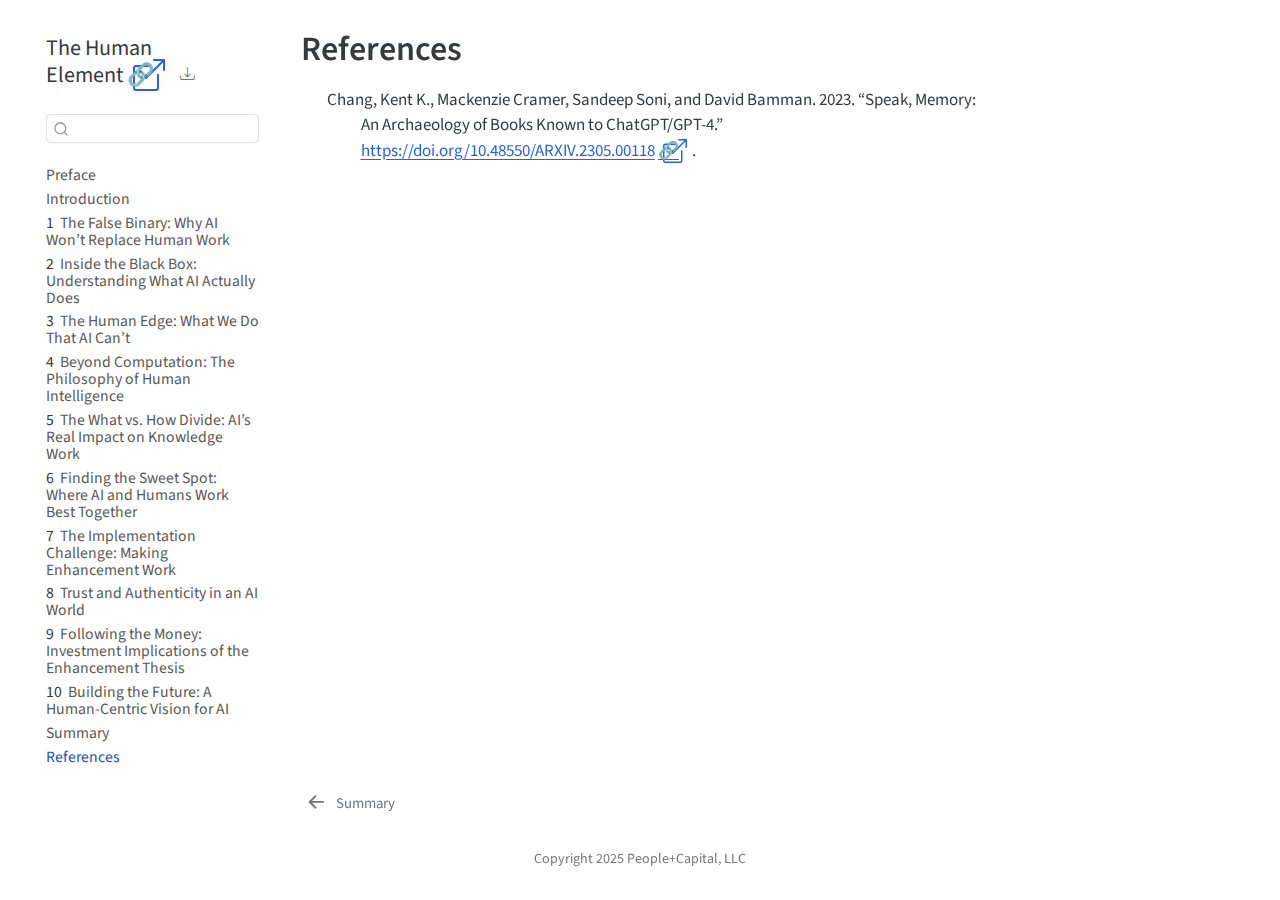
<file: docs/references.html>
<!DOCTYPE html>
<html xmlns="http://www.w3.org/1999/xhtml" lang="en" xml:lang="en"><head>

<meta charset="utf-8">
<meta name="generator" content="quarto-1.6.39">

<meta name="viewport" content="width=device-width, initial-scale=1.0, user-scalable=yes">


<title>References – The Human Element</title>
<style>
code{white-space: pre-wrap;}
span.smallcaps{font-variant: small-caps;}
div.columns{display: flex; gap: min(4vw, 1.5em);}
div.column{flex: auto; overflow-x: auto;}
div.hanging-indent{margin-left: 1.5em; text-indent: -1.5em;}
ul.task-list{list-style: none;}
ul.task-list li input[type="checkbox"] {
  width: 0.8em;
  margin: 0 0.8em 0.2em -1em; /* quarto-specific, see https://github.com/quarto-dev/quarto-cli/issues/4556 */ 
  vertical-align: middle;
}
/* CSS for citations */
div.csl-bib-body { }
div.csl-entry {
  clear: both;
}
.hanging-indent div.csl-entry {
  margin-left:2em;
  text-indent:-2em;
}
div.csl-left-margin {
  min-width:2em;
  float:left;
}
div.csl-right-inline {
  margin-left:2em;
  padding-left:1em;
}
div.csl-indent {
  margin-left: 2em;
}</style>


<script src="site_libs/quarto-nav/quarto-nav.js"></script>
<script src="site_libs/quarto-nav/headroom.min.js"></script>
<script src="site_libs/clipboard/clipboard.min.js"></script>
<script src="site_libs/quarto-search/autocomplete.umd.js"></script>
<script src="site_libs/quarto-search/fuse.min.js"></script>
<script src="site_libs/quarto-search/quarto-search.js"></script>
<meta name="quarto:offset" content="./">
<link href="./summary.html" rel="prev">
<script src="site_libs/quarto-html/quarto.js"></script>
<script src="site_libs/quarto-html/popper.min.js"></script>
<script src="site_libs/quarto-html/tippy.umd.min.js"></script>
<script src="site_libs/quarto-html/anchor.min.js"></script>
<link href="site_libs/quarto-html/tippy.css" rel="stylesheet">
<link href="site_libs/quarto-html/quarto-syntax-highlighting-e26003cea8cd680ca0c55a263523d882.css" rel="stylesheet" id="quarto-text-highlighting-styles">
<script src="site_libs/bootstrap/bootstrap.min.js"></script>
<link href="site_libs/bootstrap/bootstrap-icons.css" rel="stylesheet">
<link href="site_libs/bootstrap/bootstrap-626149efe8f5d16e1d391ba177679bf0.min.css" rel="stylesheet" append-hash="true" id="quarto-bootstrap" data-mode="light">
<script id="quarto-search-options" type="application/json">{
  "location": "sidebar",
  "copy-button": false,
  "collapse-after": 3,
  "panel-placement": "start",
  "type": "textbox",
  "limit": 50,
  "keyboard-shortcut": [
    "f",
    "/",
    "s"
  ],
  "show-item-context": false,
  "language": {
    "search-no-results-text": "No results",
    "search-matching-documents-text": "matching documents",
    "search-copy-link-title": "Copy link to search",
    "search-hide-matches-text": "Hide additional matches",
    "search-more-match-text": "more match in this document",
    "search-more-matches-text": "more matches in this document",
    "search-clear-button-title": "Clear",
    "search-text-placeholder": "",
    "search-detached-cancel-button-title": "Cancel",
    "search-submit-button-title": "Submit",
    "search-label": "Search"
  }
}</script>


<link rel="stylesheet" href="_resources/css/normalize.css">
</head>

<body class="nav-sidebar floating">

<div id="quarto-search-results"></div>
  <header id="quarto-header" class="headroom fixed-top">
  <nav class="quarto-secondary-nav">
    <div class="container-fluid d-flex">
      <button type="button" class="quarto-btn-toggle btn" data-bs-toggle="collapse" role="button" data-bs-target=".quarto-sidebar-collapse-item" aria-controls="quarto-sidebar" aria-expanded="false" aria-label="Toggle sidebar navigation" onclick="if (window.quartoToggleHeadroom) { window.quartoToggleHeadroom(); }">
        <i class="bi bi-layout-text-sidebar-reverse"></i>
      </button>
        <nav class="quarto-page-breadcrumbs" aria-label="breadcrumb"><ol class="breadcrumb"><li class="breadcrumb-item"><a href="./references.html">References</a></li></ol></nav>
        <a class="flex-grow-1" role="navigation" data-bs-toggle="collapse" data-bs-target=".quarto-sidebar-collapse-item" aria-controls="quarto-sidebar" aria-expanded="false" aria-label="Toggle sidebar navigation" onclick="if (window.quartoToggleHeadroom) { window.quartoToggleHeadroom(); }">      
        </a>
      <button type="button" class="btn quarto-search-button" aria-label="Search" onclick="window.quartoOpenSearch();">
        <i class="bi bi-search"></i>
      </button>
    </div>
  </nav>
</header>
<!-- content -->
<div id="quarto-content" class="quarto-container page-columns page-rows-contents page-layout-article">
<!-- sidebar -->
  <nav id="quarto-sidebar" class="sidebar collapse collapse-horizontal quarto-sidebar-collapse-item sidebar-navigation floating overflow-auto">
    <div class="pt-lg-2 mt-2 text-left sidebar-header">
    <div class="sidebar-title mb-0 py-0">
      <a href="./">The Human Element</a> 
        <div class="sidebar-tools-main">
    <div class="dropdown">
      <a href="" title="Download" id="quarto-navigation-tool-dropdown-0" class="quarto-navigation-tool dropdown-toggle px-1" data-bs-toggle="dropdown" aria-expanded="false" role="link" aria-label="Download"><i class="bi bi-download"></i></a>
      <ul class="dropdown-menu" aria-labelledby="quarto-navigation-tool-dropdown-0">
          <li>
            <a class="dropdown-item sidebar-tools-main-item" href="./The-Human-Element.pdf">
              <i class="bi bi-file-pdf pe-1"></i>
            Download PDF
            </a>
          </li>
          <li>
            <a class="dropdown-item sidebar-tools-main-item" href="./The-Human-Element.epub">
              <i class="bi bi-journal pe-1"></i>
            Download ePub
            </a>
          </li>
      </ul>
    </div>
</div>
    </div>
      </div>
        <div class="mt-2 flex-shrink-0 align-items-center">
        <div class="sidebar-search">
        <div id="quarto-search" class="" title="Search"></div>
        </div>
        </div>
    <div class="sidebar-menu-container"> 
    <ul class="list-unstyled mt-1">
        <li class="sidebar-item">
  <div class="sidebar-item-container"> 
  <a href="./index.html" class="sidebar-item-text sidebar-link">
 <span class="menu-text">Preface</span></a>
  </div>
</li>
        <li class="sidebar-item">
  <div class="sidebar-item-container"> 
  <a href="./intro.html" class="sidebar-item-text sidebar-link">
 <span class="menu-text">Introduction</span></a>
  </div>
</li>
        <li class="sidebar-item">
  <div class="sidebar-item-container"> 
  <a href="./Ch01.html" class="sidebar-item-text sidebar-link">
 <span class="menu-text"><span class="chapter-number">1</span>&nbsp; <span class="chapter-title">The False Binary: Why AI Won’t Replace Human Work</span></span></a>
  </div>
</li>
        <li class="sidebar-item">
  <div class="sidebar-item-container"> 
  <a href="./Ch02.html" class="sidebar-item-text sidebar-link">
 <span class="menu-text"><span class="chapter-number">2</span>&nbsp; <span class="chapter-title">Inside the Black Box: Understanding What AI Actually Does</span></span></a>
  </div>
</li>
        <li class="sidebar-item">
  <div class="sidebar-item-container"> 
  <a href="./Ch03.html" class="sidebar-item-text sidebar-link">
 <span class="menu-text"><span class="chapter-number">3</span>&nbsp; <span class="chapter-title">The Human Edge: What We Do That AI Can’t</span></span></a>
  </div>
</li>
        <li class="sidebar-item">
  <div class="sidebar-item-container"> 
  <a href="./Ch04.html" class="sidebar-item-text sidebar-link">
 <span class="menu-text"><span class="chapter-number">4</span>&nbsp; <span class="chapter-title">Beyond Computation: The Philosophy of Human Intelligence</span></span></a>
  </div>
</li>
        <li class="sidebar-item">
  <div class="sidebar-item-container"> 
  <a href="./Ch05.html" class="sidebar-item-text sidebar-link">
 <span class="menu-text"><span class="chapter-number">5</span>&nbsp; <span class="chapter-title">The What vs.&nbsp;How Divide: AI’s Real Impact on Knowledge Work</span></span></a>
  </div>
</li>
        <li class="sidebar-item">
  <div class="sidebar-item-container"> 
  <a href="./Ch06.html" class="sidebar-item-text sidebar-link">
 <span class="menu-text"><span class="chapter-number">6</span>&nbsp; <span class="chapter-title">Finding the Sweet Spot: Where AI and Humans Work Best Together</span></span></a>
  </div>
</li>
        <li class="sidebar-item">
  <div class="sidebar-item-container"> 
  <a href="./Ch07.html" class="sidebar-item-text sidebar-link">
 <span class="menu-text"><span class="chapter-number">7</span>&nbsp; <span class="chapter-title">The Implementation Challenge: Making Enhancement Work</span></span></a>
  </div>
</li>
        <li class="sidebar-item">
  <div class="sidebar-item-container"> 
  <a href="./Ch08.html" class="sidebar-item-text sidebar-link">
 <span class="menu-text"><span class="chapter-number">8</span>&nbsp; <span class="chapter-title">Trust and Authenticity in an AI World</span></span></a>
  </div>
</li>
        <li class="sidebar-item">
  <div class="sidebar-item-container"> 
  <a href="./Ch09.html" class="sidebar-item-text sidebar-link">
 <span class="menu-text"><span class="chapter-number">9</span>&nbsp; <span class="chapter-title">Following the Money: Investment Implications of the Enhancement Thesis</span></span></a>
  </div>
</li>
        <li class="sidebar-item">
  <div class="sidebar-item-container"> 
  <a href="./Ch10.html" class="sidebar-item-text sidebar-link">
 <span class="menu-text"><span class="chapter-number">10</span>&nbsp; <span class="chapter-title">Building the Future: A Human-Centric Vision for AI</span></span></a>
  </div>
</li>
        <li class="sidebar-item">
  <div class="sidebar-item-container"> 
  <a href="./summary.html" class="sidebar-item-text sidebar-link">
 <span class="menu-text">Summary</span></a>
  </div>
</li>
        <li class="sidebar-item">
  <div class="sidebar-item-container"> 
  <a href="./references.html" class="sidebar-item-text sidebar-link active">
 <span class="menu-text">References</span></a>
  </div>
</li>
    </ul>
    </div>
</nav>
<div id="quarto-sidebar-glass" class="quarto-sidebar-collapse-item" data-bs-toggle="collapse" data-bs-target=".quarto-sidebar-collapse-item"></div>
<!-- margin-sidebar -->
    <div id="quarto-margin-sidebar" class="sidebar margin-sidebar zindex-bottom">
        
    </div>
<!-- main -->
<main class="content" id="quarto-document-content">

<header id="title-block-header" class="quarto-title-block default">
<div class="quarto-title">
<h1 class="title">References</h1>
</div>



<div class="quarto-title-meta">

    
  
    
  </div>
  


</header>


<div id="refs" class="references csl-bib-body hanging-indent" data-entry-spacing="0" role="list">
<div id="ref-chang_speak_2023" class="csl-entry" role="listitem">
Chang, Kent K., Mackenzie Cramer, Sandeep Soni, and David Bamman. 2023.
<span>“Speak, <span>Memory</span>: <span>An</span>
<span>Archaeology</span> of <span>Books</span> <span>Known</span> to
<span>ChatGPT</span>/<span>GPT</span>-4.”</span> <a href="https://doi.org/10.48550/ARXIV.2305.00118">https://doi.org/10.48550/ARXIV.2305.00118</a>.
</div>
</div>



</main> <!-- /main -->
<script id="quarto-html-after-body" type="application/javascript">
window.document.addEventListener("DOMContentLoaded", function (event) {
  const toggleBodyColorMode = (bsSheetEl) => {
    const mode = bsSheetEl.getAttribute("data-mode");
    const bodyEl = window.document.querySelector("body");
    if (mode === "dark") {
      bodyEl.classList.add("quarto-dark");
      bodyEl.classList.remove("quarto-light");
    } else {
      bodyEl.classList.add("quarto-light");
      bodyEl.classList.remove("quarto-dark");
    }
  }
  const toggleBodyColorPrimary = () => {
    const bsSheetEl = window.document.querySelector("link#quarto-bootstrap");
    if (bsSheetEl) {
      toggleBodyColorMode(bsSheetEl);
    }
  }
  toggleBodyColorPrimary();  
  const icon = "";
  const anchorJS = new window.AnchorJS();
  anchorJS.options = {
    placement: 'right',
    icon: icon
  };
  anchorJS.add('.anchored');
  const isCodeAnnotation = (el) => {
    for (const clz of el.classList) {
      if (clz.startsWith('code-annotation-')) {                     
        return true;
      }
    }
    return false;
  }
  const onCopySuccess = function(e) {
    // button target
    const button = e.trigger;
    // don't keep focus
    button.blur();
    // flash "checked"
    button.classList.add('code-copy-button-checked');
    var currentTitle = button.getAttribute("title");
    button.setAttribute("title", "Copied!");
    let tooltip;
    if (window.bootstrap) {
      button.setAttribute("data-bs-toggle", "tooltip");
      button.setAttribute("data-bs-placement", "left");
      button.setAttribute("data-bs-title", "Copied!");
      tooltip = new bootstrap.Tooltip(button, 
        { trigger: "manual", 
          customClass: "code-copy-button-tooltip",
          offset: [0, -8]});
      tooltip.show();    
    }
    setTimeout(function() {
      if (tooltip) {
        tooltip.hide();
        button.removeAttribute("data-bs-title");
        button.removeAttribute("data-bs-toggle");
        button.removeAttribute("data-bs-placement");
      }
      button.setAttribute("title", currentTitle);
      button.classList.remove('code-copy-button-checked');
    }, 1000);
    // clear code selection
    e.clearSelection();
  }
  const getTextToCopy = function(trigger) {
      const codeEl = trigger.previousElementSibling.cloneNode(true);
      for (const childEl of codeEl.children) {
        if (isCodeAnnotation(childEl)) {
          childEl.remove();
        }
      }
      return codeEl.innerText;
  }
  const clipboard = new window.ClipboardJS('.code-copy-button:not([data-in-quarto-modal])', {
    text: getTextToCopy
  });
  clipboard.on('success', onCopySuccess);
  if (window.document.getElementById('quarto-embedded-source-code-modal')) {
    const clipboardModal = new window.ClipboardJS('.code-copy-button[data-in-quarto-modal]', {
      text: getTextToCopy,
      container: window.document.getElementById('quarto-embedded-source-code-modal')
    });
    clipboardModal.on('success', onCopySuccess);
  }
    var localhostRegex = new RegExp(/^(?:http|https):\/\/localhost\:?[0-9]*\//);
    var mailtoRegex = new RegExp(/^mailto:/);
      var filterRegex = new RegExp("https:\/\/opticareai\.github\.io\/eyes-on-health\/");
    var isInternal = (href) => {
        return filterRegex.test(href) || localhostRegex.test(href) || mailtoRegex.test(href);
    }
    // Inspect non-navigation links and adorn them if external
 	var links = window.document.querySelectorAll('a[href]:not(.nav-link):not(.navbar-brand):not(.toc-action):not(.sidebar-link):not(.sidebar-item-toggle):not(.pagination-link):not(.no-external):not([aria-hidden]):not(.dropdown-item):not(.quarto-navigation-tool):not(.about-link)');
    for (var i=0; i<links.length; i++) {
      const link = links[i];
      if (!isInternal(link.href)) {
        // undo the damage that might have been done by quarto-nav.js in the case of
        // links that we want to consider external
        if (link.dataset.originalHref !== undefined) {
          link.href = link.dataset.originalHref;
        }
          // target, if specified
          link.setAttribute("target", "_blank");
          if (link.getAttribute("rel") === null) {
            link.setAttribute("rel", "noopener");
          }
          // default icon
          link.classList.add("external");
      }
    }
  function tippyHover(el, contentFn, onTriggerFn, onUntriggerFn) {
    const config = {
      allowHTML: true,
      maxWidth: 500,
      delay: 100,
      arrow: false,
      appendTo: function(el) {
          return el.parentElement;
      },
      interactive: true,
      interactiveBorder: 10,
      theme: 'quarto',
      placement: 'bottom-start',
    };
    if (contentFn) {
      config.content = contentFn;
    }
    if (onTriggerFn) {
      config.onTrigger = onTriggerFn;
    }
    if (onUntriggerFn) {
      config.onUntrigger = onUntriggerFn;
    }
    window.tippy(el, config); 
  }
  const noterefs = window.document.querySelectorAll('a[role="doc-noteref"]');
  for (var i=0; i<noterefs.length; i++) {
    const ref = noterefs[i];
    tippyHover(ref, function() {
      // use id or data attribute instead here
      let href = ref.getAttribute('data-footnote-href') || ref.getAttribute('href');
      try { href = new URL(href).hash; } catch {}
      const id = href.replace(/^#\/?/, "");
      const note = window.document.getElementById(id);
      if (note) {
        return note.innerHTML;
      } else {
        return "";
      }
    });
  }
  const xrefs = window.document.querySelectorAll('a.quarto-xref');
  const processXRef = (id, note) => {
    // Strip column container classes
    const stripColumnClz = (el) => {
      el.classList.remove("page-full", "page-columns");
      if (el.children) {
        for (const child of el.children) {
          stripColumnClz(child);
        }
      }
    }
    stripColumnClz(note)
    if (id === null || id.startsWith('sec-')) {
      // Special case sections, only their first couple elements
      const container = document.createElement("div");
      if (note.children && note.children.length > 2) {
        container.appendChild(note.children[0].cloneNode(true));
        for (let i = 1; i < note.children.length; i++) {
          const child = note.children[i];
          if (child.tagName === "P" && child.innerText === "") {
            continue;
          } else {
            container.appendChild(child.cloneNode(true));
            break;
          }
        }
        if (window.Quarto?.typesetMath) {
          window.Quarto.typesetMath(container);
        }
        return container.innerHTML
      } else {
        if (window.Quarto?.typesetMath) {
          window.Quarto.typesetMath(note);
        }
        return note.innerHTML;
      }
    } else {
      // Remove any anchor links if they are present
      const anchorLink = note.querySelector('a.anchorjs-link');
      if (anchorLink) {
        anchorLink.remove();
      }
      if (window.Quarto?.typesetMath) {
        window.Quarto.typesetMath(note);
      }
      if (note.classList.contains("callout")) {
        return note.outerHTML;
      } else {
        return note.innerHTML;
      }
    }
  }
  for (var i=0; i<xrefs.length; i++) {
    const xref = xrefs[i];
    tippyHover(xref, undefined, function(instance) {
      instance.disable();
      let url = xref.getAttribute('href');
      let hash = undefined; 
      if (url.startsWith('#')) {
        hash = url;
      } else {
        try { hash = new URL(url).hash; } catch {}
      }
      if (hash) {
        const id = hash.replace(/^#\/?/, "");
        const note = window.document.getElementById(id);
        if (note !== null) {
          try {
            const html = processXRef(id, note.cloneNode(true));
            instance.setContent(html);
          } finally {
            instance.enable();
            instance.show();
          }
        } else {
          // See if we can fetch this
          fetch(url.split('#')[0])
          .then(res => res.text())
          .then(html => {
            const parser = new DOMParser();
            const htmlDoc = parser.parseFromString(html, "text/html");
            const note = htmlDoc.getElementById(id);
            if (note !== null) {
              const html = processXRef(id, note);
              instance.setContent(html);
            } 
          }).finally(() => {
            instance.enable();
            instance.show();
          });
        }
      } else {
        // See if we can fetch a full url (with no hash to target)
        // This is a special case and we should probably do some content thinning / targeting
        fetch(url)
        .then(res => res.text())
        .then(html => {
          const parser = new DOMParser();
          const htmlDoc = parser.parseFromString(html, "text/html");
          const note = htmlDoc.querySelector('main.content');
          if (note !== null) {
            // This should only happen for chapter cross references
            // (since there is no id in the URL)
            // remove the first header
            if (note.children.length > 0 && note.children[0].tagName === "HEADER") {
              note.children[0].remove();
            }
            const html = processXRef(null, note);
            instance.setContent(html);
          } 
        }).finally(() => {
          instance.enable();
          instance.show();
        });
      }
    }, function(instance) {
    });
  }
      let selectedAnnoteEl;
      const selectorForAnnotation = ( cell, annotation) => {
        let cellAttr = 'data-code-cell="' + cell + '"';
        let lineAttr = 'data-code-annotation="' +  annotation + '"';
        const selector = 'span[' + cellAttr + '][' + lineAttr + ']';
        return selector;
      }
      const selectCodeLines = (annoteEl) => {
        const doc = window.document;
        const targetCell = annoteEl.getAttribute("data-target-cell");
        const targetAnnotation = annoteEl.getAttribute("data-target-annotation");
        const annoteSpan = window.document.querySelector(selectorForAnnotation(targetCell, targetAnnotation));
        const lines = annoteSpan.getAttribute("data-code-lines").split(",");
        const lineIds = lines.map((line) => {
          return targetCell + "-" + line;
        })
        let top = null;
        let height = null;
        let parent = null;
        if (lineIds.length > 0) {
            //compute the position of the single el (top and bottom and make a div)
            const el = window.document.getElementById(lineIds[0]);
            top = el.offsetTop;
            height = el.offsetHeight;
            parent = el.parentElement.parentElement;
          if (lineIds.length > 1) {
            const lastEl = window.document.getElementById(lineIds[lineIds.length - 1]);
            const bottom = lastEl.offsetTop + lastEl.offsetHeight;
            height = bottom - top;
          }
          if (top !== null && height !== null && parent !== null) {
            // cook up a div (if necessary) and position it 
            let div = window.document.getElementById("code-annotation-line-highlight");
            if (div === null) {
              div = window.document.createElement("div");
              div.setAttribute("id", "code-annotation-line-highlight");
              div.style.position = 'absolute';
              parent.appendChild(div);
            }
            div.style.top = top - 2 + "px";
            div.style.height = height + 4 + "px";
            div.style.left = 0;
            let gutterDiv = window.document.getElementById("code-annotation-line-highlight-gutter");
            if (gutterDiv === null) {
              gutterDiv = window.document.createElement("div");
              gutterDiv.setAttribute("id", "code-annotation-line-highlight-gutter");
              gutterDiv.style.position = 'absolute';
              const codeCell = window.document.getElementById(targetCell);
              const gutter = codeCell.querySelector('.code-annotation-gutter');
              gutter.appendChild(gutterDiv);
            }
            gutterDiv.style.top = top - 2 + "px";
            gutterDiv.style.height = height + 4 + "px";
          }
          selectedAnnoteEl = annoteEl;
        }
      };
      const unselectCodeLines = () => {
        const elementsIds = ["code-annotation-line-highlight", "code-annotation-line-highlight-gutter"];
        elementsIds.forEach((elId) => {
          const div = window.document.getElementById(elId);
          if (div) {
            div.remove();
          }
        });
        selectedAnnoteEl = undefined;
      };
        // Handle positioning of the toggle
    window.addEventListener(
      "resize",
      throttle(() => {
        elRect = undefined;
        if (selectedAnnoteEl) {
          selectCodeLines(selectedAnnoteEl);
        }
      }, 10)
    );
    function throttle(fn, ms) {
    let throttle = false;
    let timer;
      return (...args) => {
        if(!throttle) { // first call gets through
            fn.apply(this, args);
            throttle = true;
        } else { // all the others get throttled
            if(timer) clearTimeout(timer); // cancel #2
            timer = setTimeout(() => {
              fn.apply(this, args);
              timer = throttle = false;
            }, ms);
        }
      };
    }
      // Attach click handler to the DT
      const annoteDls = window.document.querySelectorAll('dt[data-target-cell]');
      for (const annoteDlNode of annoteDls) {
        annoteDlNode.addEventListener('click', (event) => {
          const clickedEl = event.target;
          if (clickedEl !== selectedAnnoteEl) {
            unselectCodeLines();
            const activeEl = window.document.querySelector('dt[data-target-cell].code-annotation-active');
            if (activeEl) {
              activeEl.classList.remove('code-annotation-active');
            }
            selectCodeLines(clickedEl);
            clickedEl.classList.add('code-annotation-active');
          } else {
            // Unselect the line
            unselectCodeLines();
            clickedEl.classList.remove('code-annotation-active');
          }
        });
      }
  const findCites = (el) => {
    const parentEl = el.parentElement;
    if (parentEl) {
      const cites = parentEl.dataset.cites;
      if (cites) {
        return {
          el,
          cites: cites.split(' ')
        };
      } else {
        return findCites(el.parentElement)
      }
    } else {
      return undefined;
    }
  };
  var bibliorefs = window.document.querySelectorAll('a[role="doc-biblioref"]');
  for (var i=0; i<bibliorefs.length; i++) {
    const ref = bibliorefs[i];
    const citeInfo = findCites(ref);
    if (citeInfo) {
      tippyHover(citeInfo.el, function() {
        var popup = window.document.createElement('div');
        citeInfo.cites.forEach(function(cite) {
          var citeDiv = window.document.createElement('div');
          citeDiv.classList.add('hanging-indent');
          citeDiv.classList.add('csl-entry');
          var biblioDiv = window.document.getElementById('ref-' + cite);
          if (biblioDiv) {
            citeDiv.innerHTML = biblioDiv.innerHTML;
          }
          popup.appendChild(citeDiv);
        });
        return popup.innerHTML;
      });
    }
  }
});
</script>
<nav class="page-navigation">
  <div class="nav-page nav-page-previous">
      <a href="./summary.html" class="pagination-link" aria-label="Summary">
        <i class="bi bi-arrow-left-short"></i> <span class="nav-page-text">Summary</span>
      </a>          
  </div>
  <div class="nav-page nav-page-next">
  </div>
</nav>
</div> <!-- /content -->
<footer class="footer">
  <div class="nav-footer">
    <div class="nav-footer-left">
      &nbsp;
    </div>   
    <div class="nav-footer-center">
<p>Copyright 2025 People+Capital, LLC</p>
</div>
    <div class="nav-footer-right">
      &nbsp;
    </div>
  </div>
</footer>




</body></html>
</file>
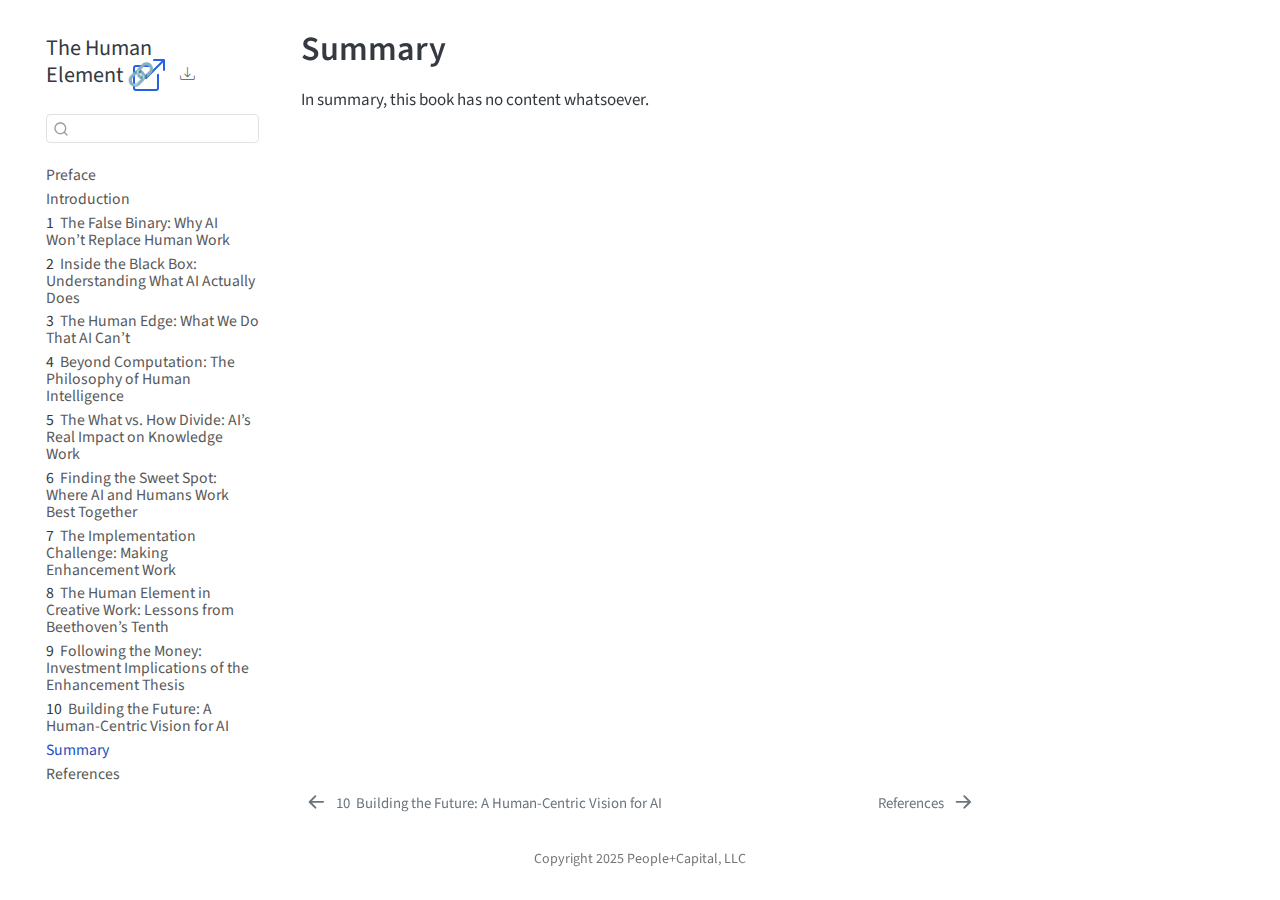
<file: docs/summary.html>
<!DOCTYPE html>
<html xmlns="http://www.w3.org/1999/xhtml" lang="en" xml:lang="en"><head>

<meta charset="utf-8">
<meta name="generator" content="quarto-1.6.39">

<meta name="viewport" content="width=device-width, initial-scale=1.0, user-scalable=yes">


<title>Summary – The Human Element</title>
<style>
code{white-space: pre-wrap;}
span.smallcaps{font-variant: small-caps;}
div.columns{display: flex; gap: min(4vw, 1.5em);}
div.column{flex: auto; overflow-x: auto;}
div.hanging-indent{margin-left: 1.5em; text-indent: -1.5em;}
ul.task-list{list-style: none;}
ul.task-list li input[type="checkbox"] {
  width: 0.8em;
  margin: 0 0.8em 0.2em -1em; /* quarto-specific, see https://github.com/quarto-dev/quarto-cli/issues/4556 */ 
  vertical-align: middle;
}
</style>


<script src="site_libs/quarto-nav/quarto-nav.js"></script>
<script src="site_libs/quarto-nav/headroom.min.js"></script>
<script src="site_libs/clipboard/clipboard.min.js"></script>
<script src="site_libs/quarto-search/autocomplete.umd.js"></script>
<script src="site_libs/quarto-search/fuse.min.js"></script>
<script src="site_libs/quarto-search/quarto-search.js"></script>
<meta name="quarto:offset" content="./">
<link href="./references.html" rel="next">
<link href="./Ch10.html" rel="prev">
<script src="site_libs/quarto-html/quarto.js"></script>
<script src="site_libs/quarto-html/popper.min.js"></script>
<script src="site_libs/quarto-html/tippy.umd.min.js"></script>
<script src="site_libs/quarto-html/anchor.min.js"></script>
<link href="site_libs/quarto-html/tippy.css" rel="stylesheet">
<link href="site_libs/quarto-html/quarto-syntax-highlighting-e26003cea8cd680ca0c55a263523d882.css" rel="stylesheet" id="quarto-text-highlighting-styles">
<script src="site_libs/bootstrap/bootstrap.min.js"></script>
<link href="site_libs/bootstrap/bootstrap-icons.css" rel="stylesheet">
<link href="site_libs/bootstrap/bootstrap-626149efe8f5d16e1d391ba177679bf0.min.css" rel="stylesheet" append-hash="true" id="quarto-bootstrap" data-mode="light">
<script id="quarto-search-options" type="application/json">{
  "location": "sidebar",
  "copy-button": false,
  "collapse-after": 3,
  "panel-placement": "start",
  "type": "textbox",
  "limit": 50,
  "keyboard-shortcut": [
    "f",
    "/",
    "s"
  ],
  "show-item-context": false,
  "language": {
    "search-no-results-text": "No results",
    "search-matching-documents-text": "matching documents",
    "search-copy-link-title": "Copy link to search",
    "search-hide-matches-text": "Hide additional matches",
    "search-more-match-text": "more match in this document",
    "search-more-matches-text": "more matches in this document",
    "search-clear-button-title": "Clear",
    "search-text-placeholder": "",
    "search-detached-cancel-button-title": "Cancel",
    "search-submit-button-title": "Submit",
    "search-label": "Search"
  }
}</script>


<link rel="stylesheet" href="_resources/css/normalize.css">
</head>

<body class="nav-sidebar floating">

<div id="quarto-search-results"></div>
  <header id="quarto-header" class="headroom fixed-top">
  <nav class="quarto-secondary-nav">
    <div class="container-fluid d-flex">
      <button type="button" class="quarto-btn-toggle btn" data-bs-toggle="collapse" role="button" data-bs-target=".quarto-sidebar-collapse-item" aria-controls="quarto-sidebar" aria-expanded="false" aria-label="Toggle sidebar navigation" onclick="if (window.quartoToggleHeadroom) { window.quartoToggleHeadroom(); }">
        <i class="bi bi-layout-text-sidebar-reverse"></i>
      </button>
        <nav class="quarto-page-breadcrumbs" aria-label="breadcrumb"><ol class="breadcrumb"><li class="breadcrumb-item"><a href="./summary.html">Summary</a></li></ol></nav>
        <a class="flex-grow-1" role="navigation" data-bs-toggle="collapse" data-bs-target=".quarto-sidebar-collapse-item" aria-controls="quarto-sidebar" aria-expanded="false" aria-label="Toggle sidebar navigation" onclick="if (window.quartoToggleHeadroom) { window.quartoToggleHeadroom(); }">      
        </a>
      <button type="button" class="btn quarto-search-button" aria-label="Search" onclick="window.quartoOpenSearch();">
        <i class="bi bi-search"></i>
      </button>
    </div>
  </nav>
</header>
<!-- content -->
<div id="quarto-content" class="quarto-container page-columns page-rows-contents page-layout-article">
<!-- sidebar -->
  <nav id="quarto-sidebar" class="sidebar collapse collapse-horizontal quarto-sidebar-collapse-item sidebar-navigation floating overflow-auto">
    <div class="pt-lg-2 mt-2 text-left sidebar-header">
    <div class="sidebar-title mb-0 py-0">
      <a href="./">The Human Element</a> 
        <div class="sidebar-tools-main">
    <div class="dropdown">
      <a href="" title="Download" id="quarto-navigation-tool-dropdown-0" class="quarto-navigation-tool dropdown-toggle px-1" data-bs-toggle="dropdown" aria-expanded="false" role="link" aria-label="Download"><i class="bi bi-download"></i></a>
      <ul class="dropdown-menu" aria-labelledby="quarto-navigation-tool-dropdown-0">
          <li>
            <a class="dropdown-item sidebar-tools-main-item" href="./The-Human-Element.pdf">
              <i class="bi bi-file-pdf pe-1"></i>
            Download PDF
            </a>
          </li>
          <li>
            <a class="dropdown-item sidebar-tools-main-item" href="./The-Human-Element.epub">
              <i class="bi bi-journal pe-1"></i>
            Download ePub
            </a>
          </li>
      </ul>
    </div>
</div>
    </div>
      </div>
        <div class="mt-2 flex-shrink-0 align-items-center">
        <div class="sidebar-search">
        <div id="quarto-search" class="" title="Search"></div>
        </div>
        </div>
    <div class="sidebar-menu-container"> 
    <ul class="list-unstyled mt-1">
        <li class="sidebar-item">
  <div class="sidebar-item-container"> 
  <a href="./index.html" class="sidebar-item-text sidebar-link">
 <span class="menu-text">Preface</span></a>
  </div>
</li>
        <li class="sidebar-item">
  <div class="sidebar-item-container"> 
  <a href="./intro.html" class="sidebar-item-text sidebar-link">
 <span class="menu-text">Introduction</span></a>
  </div>
</li>
        <li class="sidebar-item">
  <div class="sidebar-item-container"> 
  <a href="./Ch01.html" class="sidebar-item-text sidebar-link">
 <span class="menu-text"><span class="chapter-number">1</span>&nbsp; <span class="chapter-title">The False Binary: Why AI Won’t Replace Human Work</span></span></a>
  </div>
</li>
        <li class="sidebar-item">
  <div class="sidebar-item-container"> 
  <a href="./Ch02.html" class="sidebar-item-text sidebar-link">
 <span class="menu-text"><span class="chapter-number">2</span>&nbsp; <span class="chapter-title">Inside the Black Box: Understanding What AI Actually Does</span></span></a>
  </div>
</li>
        <li class="sidebar-item">
  <div class="sidebar-item-container"> 
  <a href="./Ch03.html" class="sidebar-item-text sidebar-link">
 <span class="menu-text"><span class="chapter-number">3</span>&nbsp; <span class="chapter-title">The Human Edge: What We Do That AI Can’t</span></span></a>
  </div>
</li>
        <li class="sidebar-item">
  <div class="sidebar-item-container"> 
  <a href="./Ch04.html" class="sidebar-item-text sidebar-link">
 <span class="menu-text"><span class="chapter-number">4</span>&nbsp; <span class="chapter-title">Beyond Computation: The Philosophy of Human Intelligence</span></span></a>
  </div>
</li>
        <li class="sidebar-item">
  <div class="sidebar-item-container"> 
  <a href="./Ch05.html" class="sidebar-item-text sidebar-link">
 <span class="menu-text"><span class="chapter-number">5</span>&nbsp; <span class="chapter-title">The What vs.&nbsp;How Divide: AI’s Real Impact on Knowledge Work</span></span></a>
  </div>
</li>
        <li class="sidebar-item">
  <div class="sidebar-item-container"> 
  <a href="./Ch06.html" class="sidebar-item-text sidebar-link">
 <span class="menu-text"><span class="chapter-number">6</span>&nbsp; <span class="chapter-title">Finding the Sweet Spot: Where AI and Humans Work Best Together</span></span></a>
  </div>
</li>
        <li class="sidebar-item">
  <div class="sidebar-item-container"> 
  <a href="./Ch07.html" class="sidebar-item-text sidebar-link">
 <span class="menu-text"><span class="chapter-number">7</span>&nbsp; <span class="chapter-title">The Implementation Challenge: Making Enhancement Work</span></span></a>
  </div>
</li>
        <li class="sidebar-item">
  <div class="sidebar-item-container"> 
  <a href="./Ch08.html" class="sidebar-item-text sidebar-link">
 <span class="menu-text"><span class="chapter-number">8</span>&nbsp; <span class="chapter-title">The Human Element in Creative Work: Lessons from Beethoven’s Tenth</span></span></a>
  </div>
</li>
        <li class="sidebar-item">
  <div class="sidebar-item-container"> 
  <a href="./Ch09.html" class="sidebar-item-text sidebar-link">
 <span class="menu-text"><span class="chapter-number">9</span>&nbsp; <span class="chapter-title">Following the Money: Investment Implications of the Enhancement Thesis</span></span></a>
  </div>
</li>
        <li class="sidebar-item">
  <div class="sidebar-item-container"> 
  <a href="./Ch10.html" class="sidebar-item-text sidebar-link">
 <span class="menu-text"><span class="chapter-number">10</span>&nbsp; <span class="chapter-title">Building the Future: A Human-Centric Vision for AI</span></span></a>
  </div>
</li>
        <li class="sidebar-item">
  <div class="sidebar-item-container"> 
  <a href="./summary.html" class="sidebar-item-text sidebar-link active">
 <span class="menu-text">Summary</span></a>
  </div>
</li>
        <li class="sidebar-item">
  <div class="sidebar-item-container"> 
  <a href="./references.html" class="sidebar-item-text sidebar-link">
 <span class="menu-text">References</span></a>
  </div>
</li>
    </ul>
    </div>
</nav>
<div id="quarto-sidebar-glass" class="quarto-sidebar-collapse-item" data-bs-toggle="collapse" data-bs-target=".quarto-sidebar-collapse-item"></div>
<!-- margin-sidebar -->
    <div id="quarto-margin-sidebar" class="sidebar margin-sidebar zindex-bottom">
        
    </div>
<!-- main -->
<main class="content" id="quarto-document-content">

<header id="title-block-header" class="quarto-title-block default">
<div class="quarto-title">
<h1 class="title">Summary</h1>
</div>



<div class="quarto-title-meta">

    
  
    
  </div>
  


</header>


<p>In summary, this book has no content whatsoever.</p>



</main> <!-- /main -->
<script id="quarto-html-after-body" type="application/javascript">
window.document.addEventListener("DOMContentLoaded", function (event) {
  const toggleBodyColorMode = (bsSheetEl) => {
    const mode = bsSheetEl.getAttribute("data-mode");
    const bodyEl = window.document.querySelector("body");
    if (mode === "dark") {
      bodyEl.classList.add("quarto-dark");
      bodyEl.classList.remove("quarto-light");
    } else {
      bodyEl.classList.add("quarto-light");
      bodyEl.classList.remove("quarto-dark");
    }
  }
  const toggleBodyColorPrimary = () => {
    const bsSheetEl = window.document.querySelector("link#quarto-bootstrap");
    if (bsSheetEl) {
      toggleBodyColorMode(bsSheetEl);
    }
  }
  toggleBodyColorPrimary();  
  const icon = "";
  const anchorJS = new window.AnchorJS();
  anchorJS.options = {
    placement: 'right',
    icon: icon
  };
  anchorJS.add('.anchored');
  const isCodeAnnotation = (el) => {
    for (const clz of el.classList) {
      if (clz.startsWith('code-annotation-')) {                     
        return true;
      }
    }
    return false;
  }
  const onCopySuccess = function(e) {
    // button target
    const button = e.trigger;
    // don't keep focus
    button.blur();
    // flash "checked"
    button.classList.add('code-copy-button-checked');
    var currentTitle = button.getAttribute("title");
    button.setAttribute("title", "Copied!");
    let tooltip;
    if (window.bootstrap) {
      button.setAttribute("data-bs-toggle", "tooltip");
      button.setAttribute("data-bs-placement", "left");
      button.setAttribute("data-bs-title", "Copied!");
      tooltip = new bootstrap.Tooltip(button, 
        { trigger: "manual", 
          customClass: "code-copy-button-tooltip",
          offset: [0, -8]});
      tooltip.show();    
    }
    setTimeout(function() {
      if (tooltip) {
        tooltip.hide();
        button.removeAttribute("data-bs-title");
        button.removeAttribute("data-bs-toggle");
        button.removeAttribute("data-bs-placement");
      }
      button.setAttribute("title", currentTitle);
      button.classList.remove('code-copy-button-checked');
    }, 1000);
    // clear code selection
    e.clearSelection();
  }
  const getTextToCopy = function(trigger) {
      const codeEl = trigger.previousElementSibling.cloneNode(true);
      for (const childEl of codeEl.children) {
        if (isCodeAnnotation(childEl)) {
          childEl.remove();
        }
      }
      return codeEl.innerText;
  }
  const clipboard = new window.ClipboardJS('.code-copy-button:not([data-in-quarto-modal])', {
    text: getTextToCopy
  });
  clipboard.on('success', onCopySuccess);
  if (window.document.getElementById('quarto-embedded-source-code-modal')) {
    const clipboardModal = new window.ClipboardJS('.code-copy-button[data-in-quarto-modal]', {
      text: getTextToCopy,
      container: window.document.getElementById('quarto-embedded-source-code-modal')
    });
    clipboardModal.on('success', onCopySuccess);
  }
    var localhostRegex = new RegExp(/^(?:http|https):\/\/localhost\:?[0-9]*\//);
    var mailtoRegex = new RegExp(/^mailto:/);
      var filterRegex = new RegExp("https:\/\/opticareai\.github\.io\/eyes-on-health\/");
    var isInternal = (href) => {
        return filterRegex.test(href) || localhostRegex.test(href) || mailtoRegex.test(href);
    }
    // Inspect non-navigation links and adorn them if external
 	var links = window.document.querySelectorAll('a[href]:not(.nav-link):not(.navbar-brand):not(.toc-action):not(.sidebar-link):not(.sidebar-item-toggle):not(.pagination-link):not(.no-external):not([aria-hidden]):not(.dropdown-item):not(.quarto-navigation-tool):not(.about-link)');
    for (var i=0; i<links.length; i++) {
      const link = links[i];
      if (!isInternal(link.href)) {
        // undo the damage that might have been done by quarto-nav.js in the case of
        // links that we want to consider external
        if (link.dataset.originalHref !== undefined) {
          link.href = link.dataset.originalHref;
        }
          // target, if specified
          link.setAttribute("target", "_blank");
          if (link.getAttribute("rel") === null) {
            link.setAttribute("rel", "noopener");
          }
          // default icon
          link.classList.add("external");
      }
    }
  function tippyHover(el, contentFn, onTriggerFn, onUntriggerFn) {
    const config = {
      allowHTML: true,
      maxWidth: 500,
      delay: 100,
      arrow: false,
      appendTo: function(el) {
          return el.parentElement;
      },
      interactive: true,
      interactiveBorder: 10,
      theme: 'quarto',
      placement: 'bottom-start',
    };
    if (contentFn) {
      config.content = contentFn;
    }
    if (onTriggerFn) {
      config.onTrigger = onTriggerFn;
    }
    if (onUntriggerFn) {
      config.onUntrigger = onUntriggerFn;
    }
    window.tippy(el, config); 
  }
  const noterefs = window.document.querySelectorAll('a[role="doc-noteref"]');
  for (var i=0; i<noterefs.length; i++) {
    const ref = noterefs[i];
    tippyHover(ref, function() {
      // use id or data attribute instead here
      let href = ref.getAttribute('data-footnote-href') || ref.getAttribute('href');
      try { href = new URL(href).hash; } catch {}
      const id = href.replace(/^#\/?/, "");
      const note = window.document.getElementById(id);
      if (note) {
        return note.innerHTML;
      } else {
        return "";
      }
    });
  }
  const xrefs = window.document.querySelectorAll('a.quarto-xref');
  const processXRef = (id, note) => {
    // Strip column container classes
    const stripColumnClz = (el) => {
      el.classList.remove("page-full", "page-columns");
      if (el.children) {
        for (const child of el.children) {
          stripColumnClz(child);
        }
      }
    }
    stripColumnClz(note)
    if (id === null || id.startsWith('sec-')) {
      // Special case sections, only their first couple elements
      const container = document.createElement("div");
      if (note.children && note.children.length > 2) {
        container.appendChild(note.children[0].cloneNode(true));
        for (let i = 1; i < note.children.length; i++) {
          const child = note.children[i];
          if (child.tagName === "P" && child.innerText === "") {
            continue;
          } else {
            container.appendChild(child.cloneNode(true));
            break;
          }
        }
        if (window.Quarto?.typesetMath) {
          window.Quarto.typesetMath(container);
        }
        return container.innerHTML
      } else {
        if (window.Quarto?.typesetMath) {
          window.Quarto.typesetMath(note);
        }
        return note.innerHTML;
      }
    } else {
      // Remove any anchor links if they are present
      const anchorLink = note.querySelector('a.anchorjs-link');
      if (anchorLink) {
        anchorLink.remove();
      }
      if (window.Quarto?.typesetMath) {
        window.Quarto.typesetMath(note);
      }
      if (note.classList.contains("callout")) {
        return note.outerHTML;
      } else {
        return note.innerHTML;
      }
    }
  }
  for (var i=0; i<xrefs.length; i++) {
    const xref = xrefs[i];
    tippyHover(xref, undefined, function(instance) {
      instance.disable();
      let url = xref.getAttribute('href');
      let hash = undefined; 
      if (url.startsWith('#')) {
        hash = url;
      } else {
        try { hash = new URL(url).hash; } catch {}
      }
      if (hash) {
        const id = hash.replace(/^#\/?/, "");
        const note = window.document.getElementById(id);
        if (note !== null) {
          try {
            const html = processXRef(id, note.cloneNode(true));
            instance.setContent(html);
          } finally {
            instance.enable();
            instance.show();
          }
        } else {
          // See if we can fetch this
          fetch(url.split('#')[0])
          .then(res => res.text())
          .then(html => {
            const parser = new DOMParser();
            const htmlDoc = parser.parseFromString(html, "text/html");
            const note = htmlDoc.getElementById(id);
            if (note !== null) {
              const html = processXRef(id, note);
              instance.setContent(html);
            } 
          }).finally(() => {
            instance.enable();
            instance.show();
          });
        }
      } else {
        // See if we can fetch a full url (with no hash to target)
        // This is a special case and we should probably do some content thinning / targeting
        fetch(url)
        .then(res => res.text())
        .then(html => {
          const parser = new DOMParser();
          const htmlDoc = parser.parseFromString(html, "text/html");
          const note = htmlDoc.querySelector('main.content');
          if (note !== null) {
            // This should only happen for chapter cross references
            // (since there is no id in the URL)
            // remove the first header
            if (note.children.length > 0 && note.children[0].tagName === "HEADER") {
              note.children[0].remove();
            }
            const html = processXRef(null, note);
            instance.setContent(html);
          } 
        }).finally(() => {
          instance.enable();
          instance.show();
        });
      }
    }, function(instance) {
    });
  }
      let selectedAnnoteEl;
      const selectorForAnnotation = ( cell, annotation) => {
        let cellAttr = 'data-code-cell="' + cell + '"';
        let lineAttr = 'data-code-annotation="' +  annotation + '"';
        const selector = 'span[' + cellAttr + '][' + lineAttr + ']';
        return selector;
      }
      const selectCodeLines = (annoteEl) => {
        const doc = window.document;
        const targetCell = annoteEl.getAttribute("data-target-cell");
        const targetAnnotation = annoteEl.getAttribute("data-target-annotation");
        const annoteSpan = window.document.querySelector(selectorForAnnotation(targetCell, targetAnnotation));
        const lines = annoteSpan.getAttribute("data-code-lines").split(",");
        const lineIds = lines.map((line) => {
          return targetCell + "-" + line;
        })
        let top = null;
        let height = null;
        let parent = null;
        if (lineIds.length > 0) {
            //compute the position of the single el (top and bottom and make a div)
            const el = window.document.getElementById(lineIds[0]);
            top = el.offsetTop;
            height = el.offsetHeight;
            parent = el.parentElement.parentElement;
          if (lineIds.length > 1) {
            const lastEl = window.document.getElementById(lineIds[lineIds.length - 1]);
            const bottom = lastEl.offsetTop + lastEl.offsetHeight;
            height = bottom - top;
          }
          if (top !== null && height !== null && parent !== null) {
            // cook up a div (if necessary) and position it 
            let div = window.document.getElementById("code-annotation-line-highlight");
            if (div === null) {
              div = window.document.createElement("div");
              div.setAttribute("id", "code-annotation-line-highlight");
              div.style.position = 'absolute';
              parent.appendChild(div);
            }
            div.style.top = top - 2 + "px";
            div.style.height = height + 4 + "px";
            div.style.left = 0;
            let gutterDiv = window.document.getElementById("code-annotation-line-highlight-gutter");
            if (gutterDiv === null) {
              gutterDiv = window.document.createElement("div");
              gutterDiv.setAttribute("id", "code-annotation-line-highlight-gutter");
              gutterDiv.style.position = 'absolute';
              const codeCell = window.document.getElementById(targetCell);
              const gutter = codeCell.querySelector('.code-annotation-gutter');
              gutter.appendChild(gutterDiv);
            }
            gutterDiv.style.top = top - 2 + "px";
            gutterDiv.style.height = height + 4 + "px";
          }
          selectedAnnoteEl = annoteEl;
        }
      };
      const unselectCodeLines = () => {
        const elementsIds = ["code-annotation-line-highlight", "code-annotation-line-highlight-gutter"];
        elementsIds.forEach((elId) => {
          const div = window.document.getElementById(elId);
          if (div) {
            div.remove();
          }
        });
        selectedAnnoteEl = undefined;
      };
        // Handle positioning of the toggle
    window.addEventListener(
      "resize",
      throttle(() => {
        elRect = undefined;
        if (selectedAnnoteEl) {
          selectCodeLines(selectedAnnoteEl);
        }
      }, 10)
    );
    function throttle(fn, ms) {
    let throttle = false;
    let timer;
      return (...args) => {
        if(!throttle) { // first call gets through
            fn.apply(this, args);
            throttle = true;
        } else { // all the others get throttled
            if(timer) clearTimeout(timer); // cancel #2
            timer = setTimeout(() => {
              fn.apply(this, args);
              timer = throttle = false;
            }, ms);
        }
      };
    }
      // Attach click handler to the DT
      const annoteDls = window.document.querySelectorAll('dt[data-target-cell]');
      for (const annoteDlNode of annoteDls) {
        annoteDlNode.addEventListener('click', (event) => {
          const clickedEl = event.target;
          if (clickedEl !== selectedAnnoteEl) {
            unselectCodeLines();
            const activeEl = window.document.querySelector('dt[data-target-cell].code-annotation-active');
            if (activeEl) {
              activeEl.classList.remove('code-annotation-active');
            }
            selectCodeLines(clickedEl);
            clickedEl.classList.add('code-annotation-active');
          } else {
            // Unselect the line
            unselectCodeLines();
            clickedEl.classList.remove('code-annotation-active');
          }
        });
      }
  const findCites = (el) => {
    const parentEl = el.parentElement;
    if (parentEl) {
      const cites = parentEl.dataset.cites;
      if (cites) {
        return {
          el,
          cites: cites.split(' ')
        };
      } else {
        return findCites(el.parentElement)
      }
    } else {
      return undefined;
    }
  };
  var bibliorefs = window.document.querySelectorAll('a[role="doc-biblioref"]');
  for (var i=0; i<bibliorefs.length; i++) {
    const ref = bibliorefs[i];
    const citeInfo = findCites(ref);
    if (citeInfo) {
      tippyHover(citeInfo.el, function() {
        var popup = window.document.createElement('div');
        citeInfo.cites.forEach(function(cite) {
          var citeDiv = window.document.createElement('div');
          citeDiv.classList.add('hanging-indent');
          citeDiv.classList.add('csl-entry');
          var biblioDiv = window.document.getElementById('ref-' + cite);
          if (biblioDiv) {
            citeDiv.innerHTML = biblioDiv.innerHTML;
          }
          popup.appendChild(citeDiv);
        });
        return popup.innerHTML;
      });
    }
  }
});
</script>
<nav class="page-navigation">
  <div class="nav-page nav-page-previous">
      <a href="./Ch10.html" class="pagination-link" aria-label="Building the Future: A Human-Centric Vision for AI">
        <i class="bi bi-arrow-left-short"></i> <span class="nav-page-text"><span class="chapter-number">10</span>&nbsp; <span class="chapter-title">Building the Future: A Human-Centric Vision for AI</span></span>
      </a>          
  </div>
  <div class="nav-page nav-page-next">
      <a href="./references.html" class="pagination-link" aria-label="References">
        <span class="nav-page-text">References</span> <i class="bi bi-arrow-right-short"></i>
      </a>
  </div>
</nav>
</div> <!-- /content -->
<footer class="footer">
  <div class="nav-footer">
    <div class="nav-footer-left">
      &nbsp;
    </div>   
    <div class="nav-footer-center">
<p>Copyright 2025 People+Capital, LLC</p>
</div>
    <div class="nav-footer-right">
      &nbsp;
    </div>
  </div>
</footer>




</body></html>
</file>
<file: docs/site_libs/quarto-html/tippy.css>
.tippy-box[data-animation=fade][data-state=hidden]{opacity:0}[data-tippy-root]{max-width:calc(100vw - 10px)}.tippy-box{position:relative;background-color:#333;color:#fff;border-radius:4px;font-size:14px;line-height:1.4;white-space:normal;outline:0;transition-property:transform,visibility,opacity}.tippy-box[data-placement^=top]>.tippy-arrow{bottom:0}.tippy-box[data-placement^=top]>.tippy-arrow:before{bottom:-7px;left:0;border-width:8px 8px 0;border-top-color:initial;transform-origin:center top}.tippy-box[data-placement^=bottom]>.tippy-arrow{top:0}.tippy-box[data-placement^=bottom]>.tippy-arrow:before{top:-7px;left:0;border-width:0 8px 8px;border-bottom-color:initial;transform-origin:center bottom}.tippy-box[data-placement^=left]>.tippy-arrow{right:0}.tippy-box[data-placement^=left]>.tippy-arrow:before{border-width:8px 0 8px 8px;border-left-color:initial;right:-7px;transform-origin:center left}.tippy-box[data-placement^=right]>.tippy-arrow{left:0}.tippy-box[data-placement^=right]>.tippy-arrow:before{left:-7px;border-width:8px 8px 8px 0;border-right-color:initial;transform-origin:center right}.tippy-box[data-inertia][data-state=visible]{transition-timing-function:cubic-bezier(.54,1.5,.38,1.11)}.tippy-arrow{width:16px;height:16px;color:#333}.tippy-arrow:before{content:"";position:absolute;border-color:transparent;border-style:solid}.tippy-content{position:relative;padding:5px 9px;z-index:1}
</file>
<file: docs/site_libs/quarto-html/quarto-syntax-highlighting-e26003cea8cd680ca0c55a263523d882.css>
/* quarto syntax highlight colors */
:root {
  --quarto-hl-ot-color: #003B4F;
  --quarto-hl-at-color: #657422;
  --quarto-hl-ss-color: #20794D;
  --quarto-hl-an-color: #5E5E5E;
  --quarto-hl-fu-color: #4758AB;
  --quarto-hl-st-color: #20794D;
  --quarto-hl-cf-color: #003B4F;
  --quarto-hl-op-color: #5E5E5E;
  --quarto-hl-er-color: #AD0000;
  --quarto-hl-bn-color: #AD0000;
  --quarto-hl-al-color: #AD0000;
  --quarto-hl-va-color: #111111;
  --quarto-hl-bu-color: inherit;
  --quarto-hl-ex-color: inherit;
  --quarto-hl-pp-color: #AD0000;
  --quarto-hl-in-color: #5E5E5E;
  --quarto-hl-vs-color: #20794D;
  --quarto-hl-wa-color: #5E5E5E;
  --quarto-hl-do-color: #5E5E5E;
  --quarto-hl-im-color: #00769E;
  --quarto-hl-ch-color: #20794D;
  --quarto-hl-dt-color: #AD0000;
  --quarto-hl-fl-color: #AD0000;
  --quarto-hl-co-color: #5E5E5E;
  --quarto-hl-cv-color: #5E5E5E;
  --quarto-hl-cn-color: #8f5902;
  --quarto-hl-sc-color: #5E5E5E;
  --quarto-hl-dv-color: #AD0000;
  --quarto-hl-kw-color: #003B4F;
}

/* other quarto variables */
:root {
  --quarto-font-monospace: SFMono-Regular, Menlo, Monaco, Consolas, "Liberation Mono", "Courier New", monospace;
}

pre > code.sourceCode > span {
  color: #003B4F;
}

code span {
  color: #003B4F;
}

code.sourceCode > span {
  color: #003B4F;
}

div.sourceCode,
div.sourceCode pre.sourceCode {
  color: #003B4F;
}

code span.ot {
  color: #003B4F;
  font-style: inherit;
}

code span.at {
  color: #657422;
  font-style: inherit;
}

code span.ss {
  color: #20794D;
  font-style: inherit;
}

code span.an {
  color: #5E5E5E;
  font-style: inherit;
}

code span.fu {
  color: #4758AB;
  font-style: inherit;
}

code span.st {
  color: #20794D;
  font-style: inherit;
}

code span.cf {
  color: #003B4F;
  font-weight: bold;
  font-style: inherit;
}

code span.op {
  color: #5E5E5E;
  font-style: inherit;
}

code span.er {
  color: #AD0000;
  font-style: inherit;
}

code span.bn {
  color: #AD0000;
  font-style: inherit;
}

code span.al {
  color: #AD0000;
  font-style: inherit;
}

code span.va {
  color: #111111;
  font-style: inherit;
}

code span.bu {
  font-style: inherit;
}

code span.ex {
  font-style: inherit;
}

code span.pp {
  color: #AD0000;
  font-style: inherit;
}

code span.in {
  color: #5E5E5E;
  font-style: inherit;
}

code span.vs {
  color: #20794D;
  font-style: inherit;
}

code span.wa {
  color: #5E5E5E;
  font-style: italic;
}

code span.do {
  color: #5E5E5E;
  font-style: italic;
}

code span.im {
  color: #00769E;
  font-style: inherit;
}

code span.ch {
  color: #20794D;
  font-style: inherit;
}

code span.dt {
  color: #AD0000;
  font-style: inherit;
}

code span.fl {
  color: #AD0000;
  font-style: inherit;
}

code span.co {
  color: #5E5E5E;
  font-style: inherit;
}

code span.cv {
  color: #5E5E5E;
  font-style: italic;
}

code span.cn {
  color: #8f5902;
  font-style: inherit;
}

code span.sc {
  color: #5E5E5E;
  font-style: inherit;
}

code span.dv {
  color: #AD0000;
  font-style: inherit;
}

code span.kw {
  color: #003B4F;
  font-weight: bold;
  font-style: inherit;
}

.prevent-inlining {
  content: "</";
}

/*# sourceMappingURL=e90e9ab646ea9b1aaa61e089606e0f97.css.map */
</file>
<file: docs/site_libs/quarto-html/quarto-syntax-highlighting-549806ee2085284f45b00abea8c6df48.css>
/* quarto syntax highlight colors */
:root {
  --quarto-hl-ot-color: #003B4F;
  --quarto-hl-at-color: #657422;
  --quarto-hl-ss-color: #20794D;
  --quarto-hl-an-color: #5E5E5E;
  --quarto-hl-fu-color: #4758AB;
  --quarto-hl-st-color: #20794D;
  --quarto-hl-cf-color: #003B4F;
  --quarto-hl-op-color: #5E5E5E;
  --quarto-hl-er-color: #AD0000;
  --quarto-hl-bn-color: #AD0000;
  --quarto-hl-al-color: #AD0000;
  --quarto-hl-va-color: #111111;
  --quarto-hl-bu-color: inherit;
  --quarto-hl-ex-color: inherit;
  --quarto-hl-pp-color: #AD0000;
  --quarto-hl-in-color: #5E5E5E;
  --quarto-hl-vs-color: #20794D;
  --quarto-hl-wa-color: #5E5E5E;
  --quarto-hl-do-color: #5E5E5E;
  --quarto-hl-im-color: #00769E;
  --quarto-hl-ch-color: #20794D;
  --quarto-hl-dt-color: #AD0000;
  --quarto-hl-fl-color: #AD0000;
  --quarto-hl-co-color: #5E5E5E;
  --quarto-hl-cv-color: #5E5E5E;
  --quarto-hl-cn-color: #8f5902;
  --quarto-hl-sc-color: #5E5E5E;
  --quarto-hl-dv-color: #AD0000;
  --quarto-hl-kw-color: #003B4F;
}

/* other quarto variables */
:root {
  --quarto-font-monospace: SFMono-Regular, Menlo, Monaco, Consolas, "Liberation Mono", "Courier New", monospace;
}

pre > code.sourceCode > span {
  color: #003B4F;
}

code span {
  color: #003B4F;
}

code.sourceCode > span {
  color: #003B4F;
}

div.sourceCode,
div.sourceCode pre.sourceCode {
  color: #003B4F;
}

code span.ot {
  color: #003B4F;
  font-style: inherit;
}

code span.at {
  color: #657422;
  font-style: inherit;
}

code span.ss {
  color: #20794D;
  font-style: inherit;
}

code span.an {
  color: #5E5E5E;
  font-style: inherit;
}

code span.fu {
  color: #4758AB;
  font-style: inherit;
}

code span.st {
  color: #20794D;
  font-style: inherit;
}

code span.cf {
  color: #003B4F;
  font-weight: bold;
  font-style: inherit;
}

code span.op {
  color: #5E5E5E;
  font-style: inherit;
}

code span.er {
  color: #AD0000;
  font-style: inherit;
}

code span.bn {
  color: #AD0000;
  font-style: inherit;
}

code span.al {
  color: #AD0000;
  font-style: inherit;
}

code span.va {
  color: #111111;
  font-style: inherit;
}

code span.bu {
  font-style: inherit;
}

code span.ex {
  font-style: inherit;
}

code span.pp {
  color: #AD0000;
  font-style: inherit;
}

code span.in {
  color: #5E5E5E;
  font-style: inherit;
}

code span.vs {
  color: #20794D;
  font-style: inherit;
}

code span.wa {
  color: #5E5E5E;
  font-style: italic;
}

code span.do {
  color: #5E5E5E;
  font-style: italic;
}

code span.im {
  color: #00769E;
  font-style: inherit;
}

code span.ch {
  color: #20794D;
  font-style: inherit;
}

code span.dt {
  color: #AD0000;
  font-style: inherit;
}

code span.fl {
  color: #AD0000;
  font-style: inherit;
}

code span.co {
  color: #5E5E5E;
  font-style: inherit;
}

code span.cv {
  color: #5E5E5E;
  font-style: italic;
}

code span.cn {
  color: #8f5902;
  font-style: inherit;
}

code span.sc {
  color: #5E5E5E;
  font-style: inherit;
}

code span.dv {
  color: #AD0000;
  font-style: inherit;
}

code span.kw {
  color: #003B4F;
  font-weight: bold;
  font-style: inherit;
}

.prevent-inlining {
  content: "</";
}

/*# sourceMappingURL=ae99138f4fbc2fb4c9f5e5cd69c22459.css.map */
</file>
